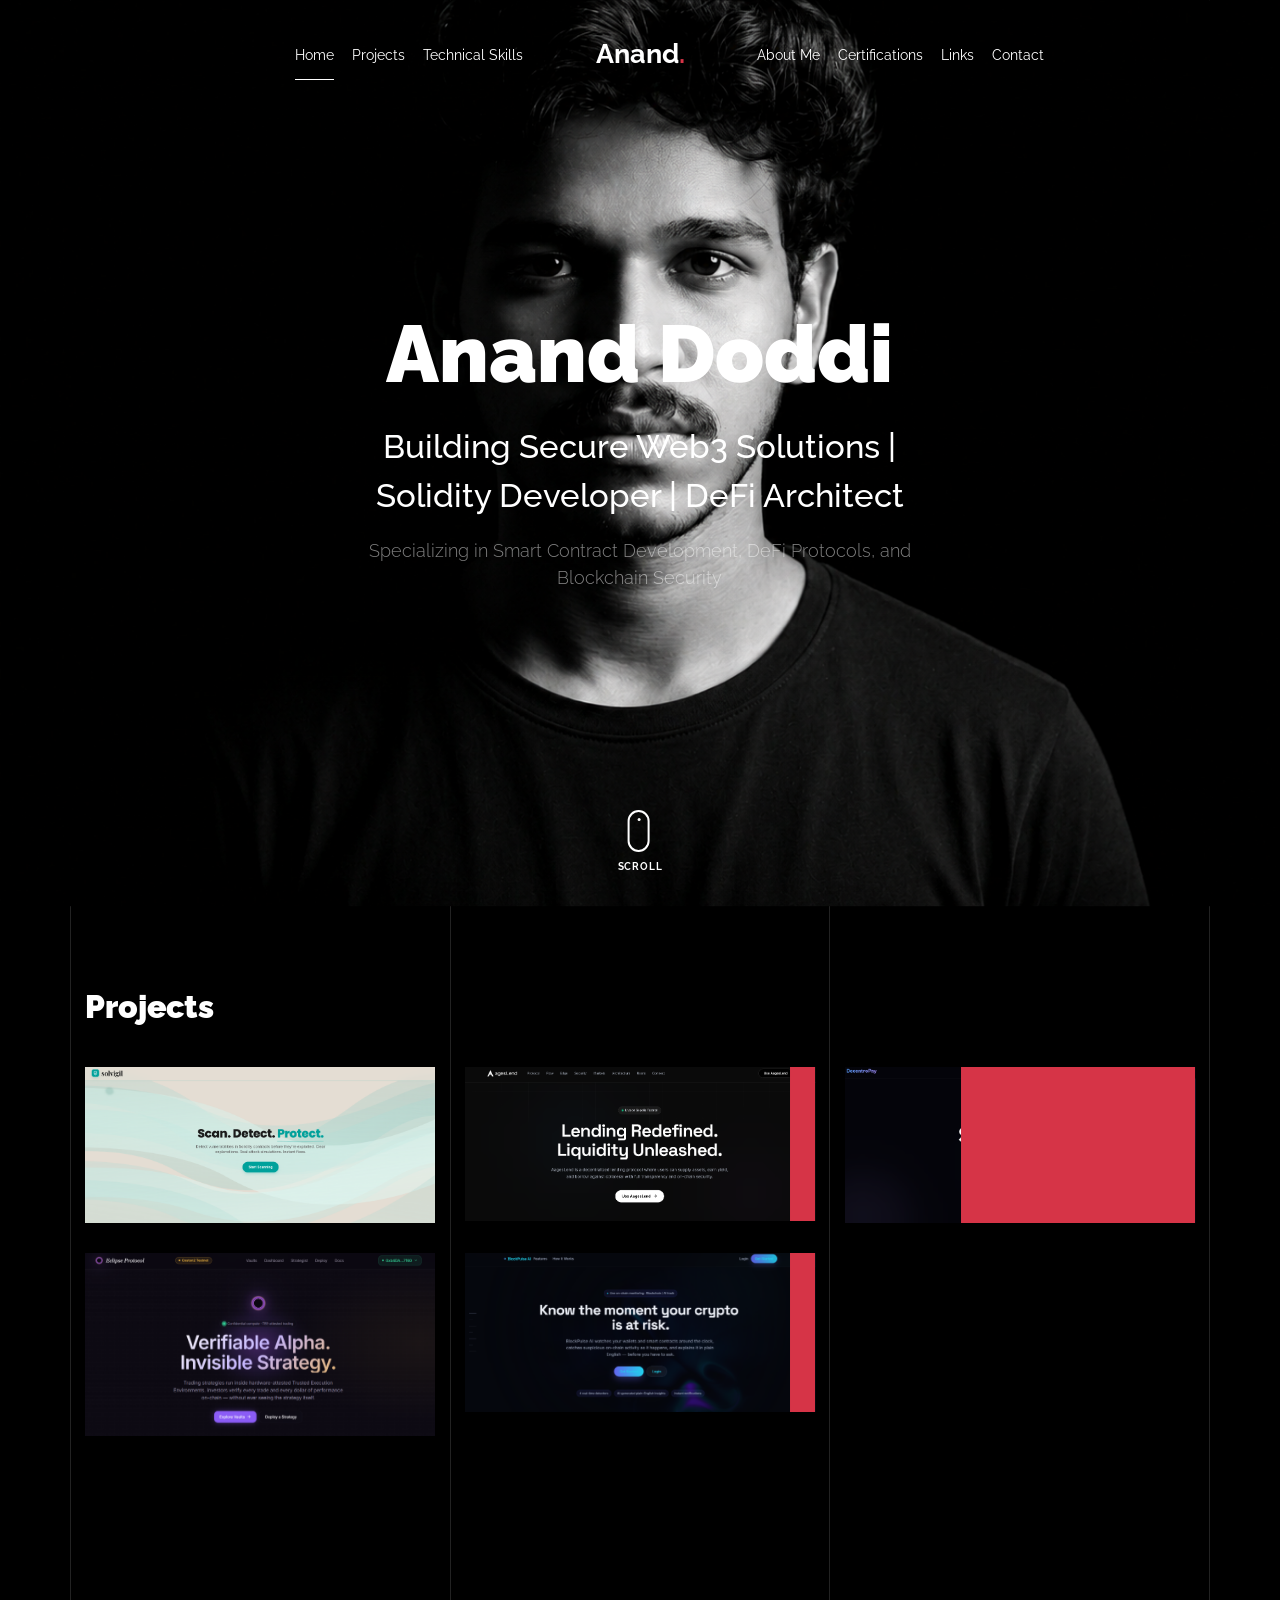
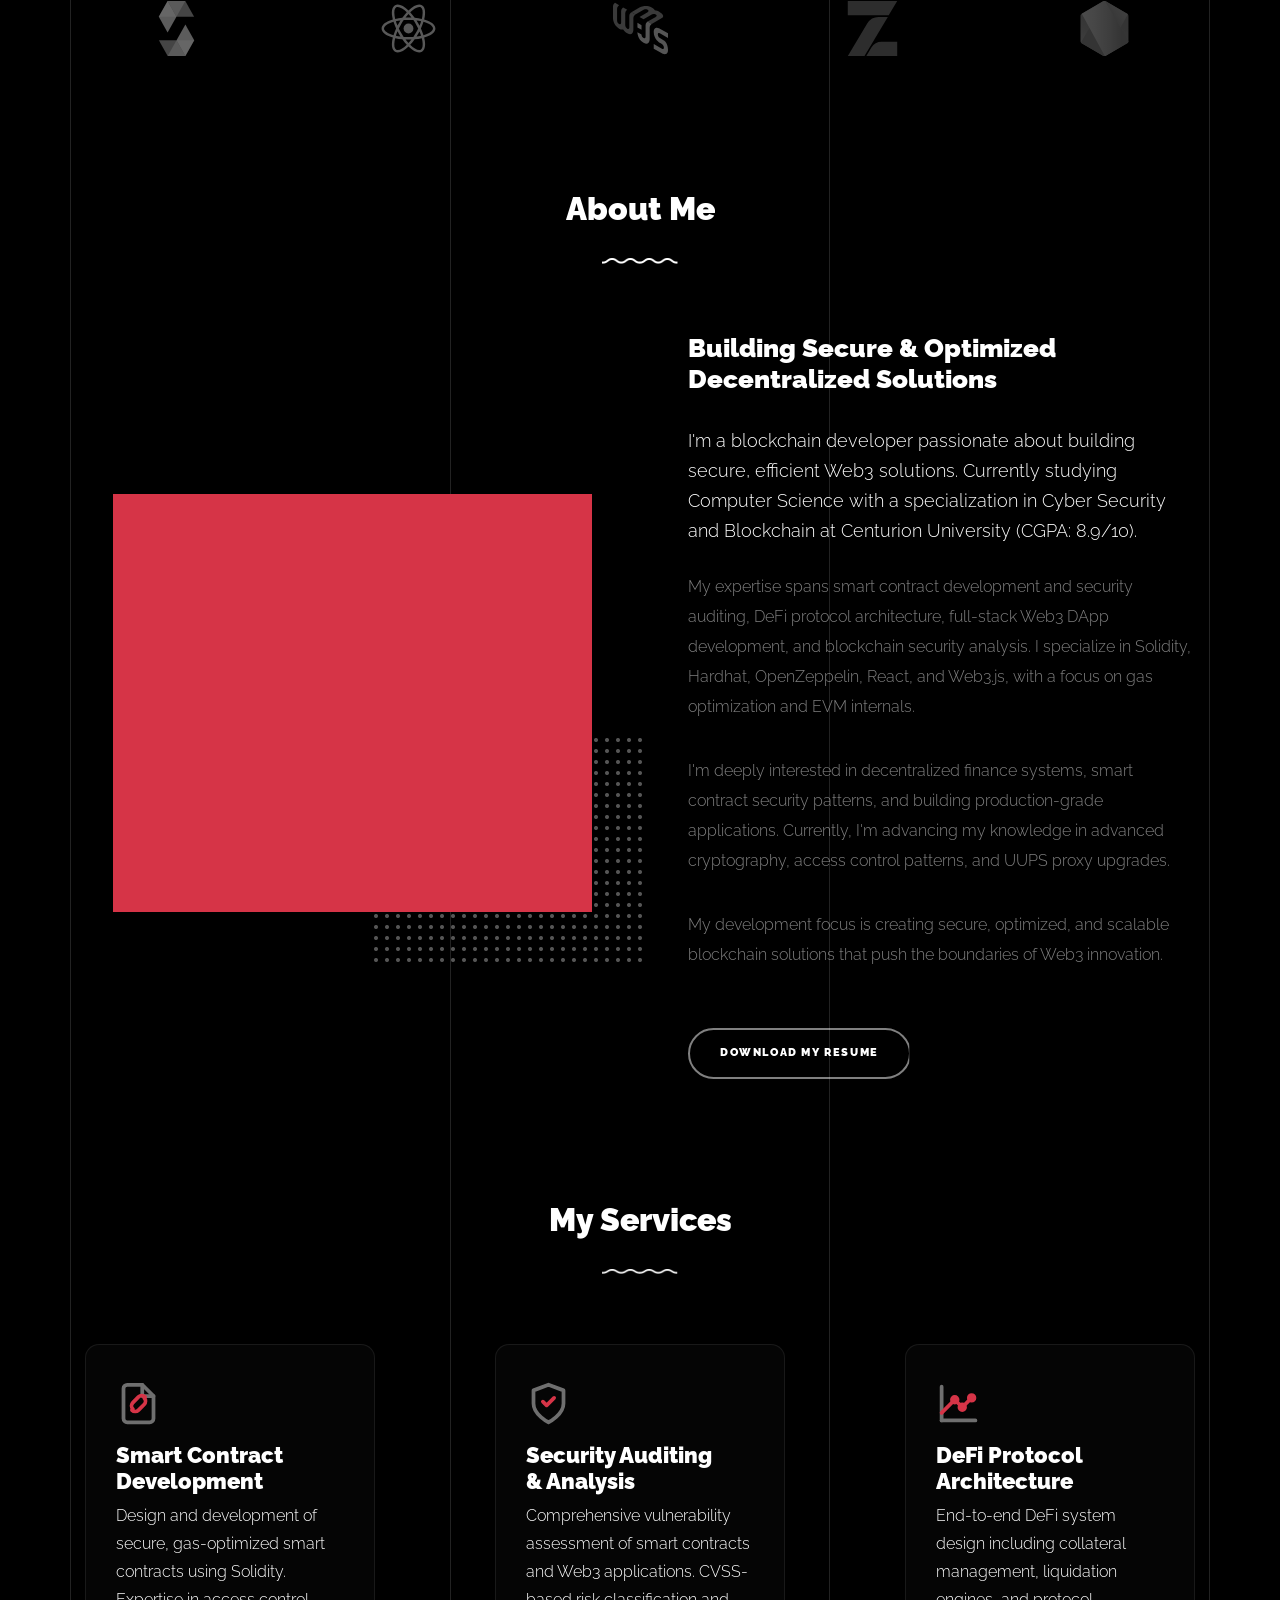
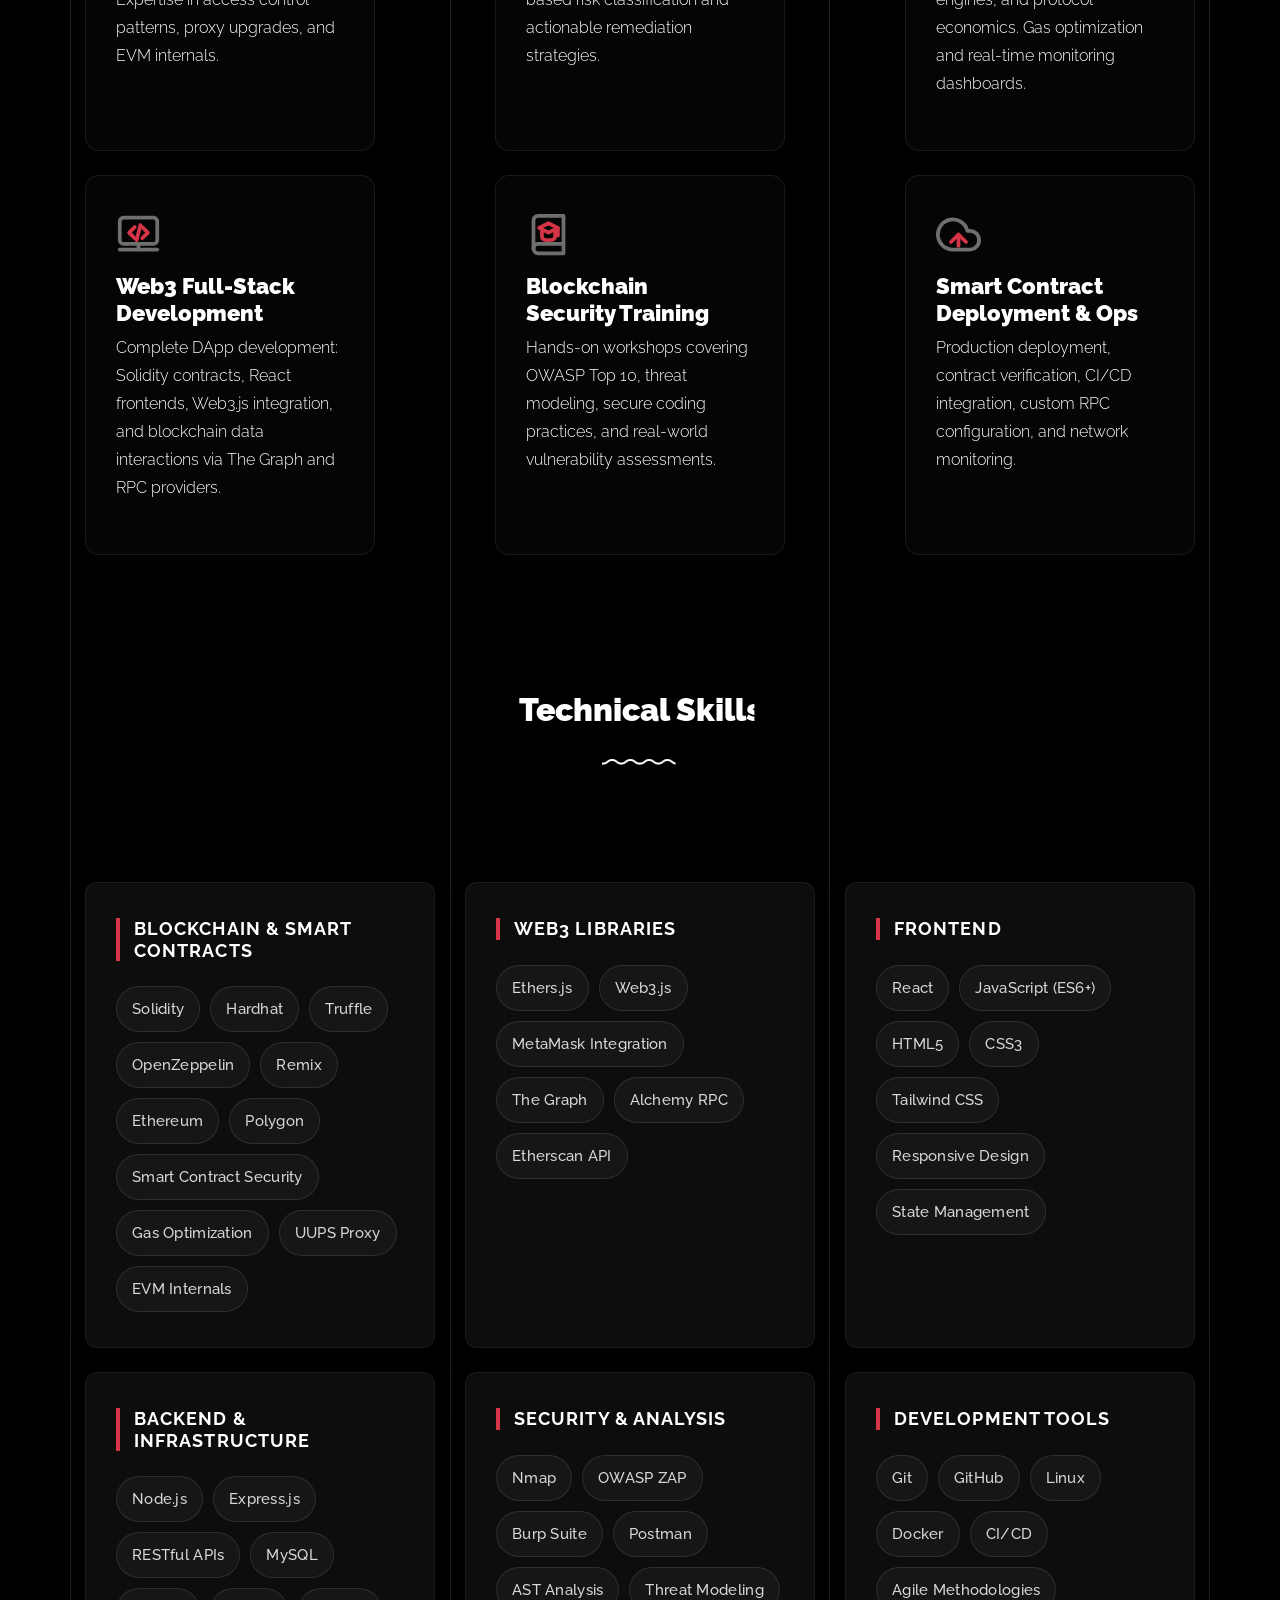
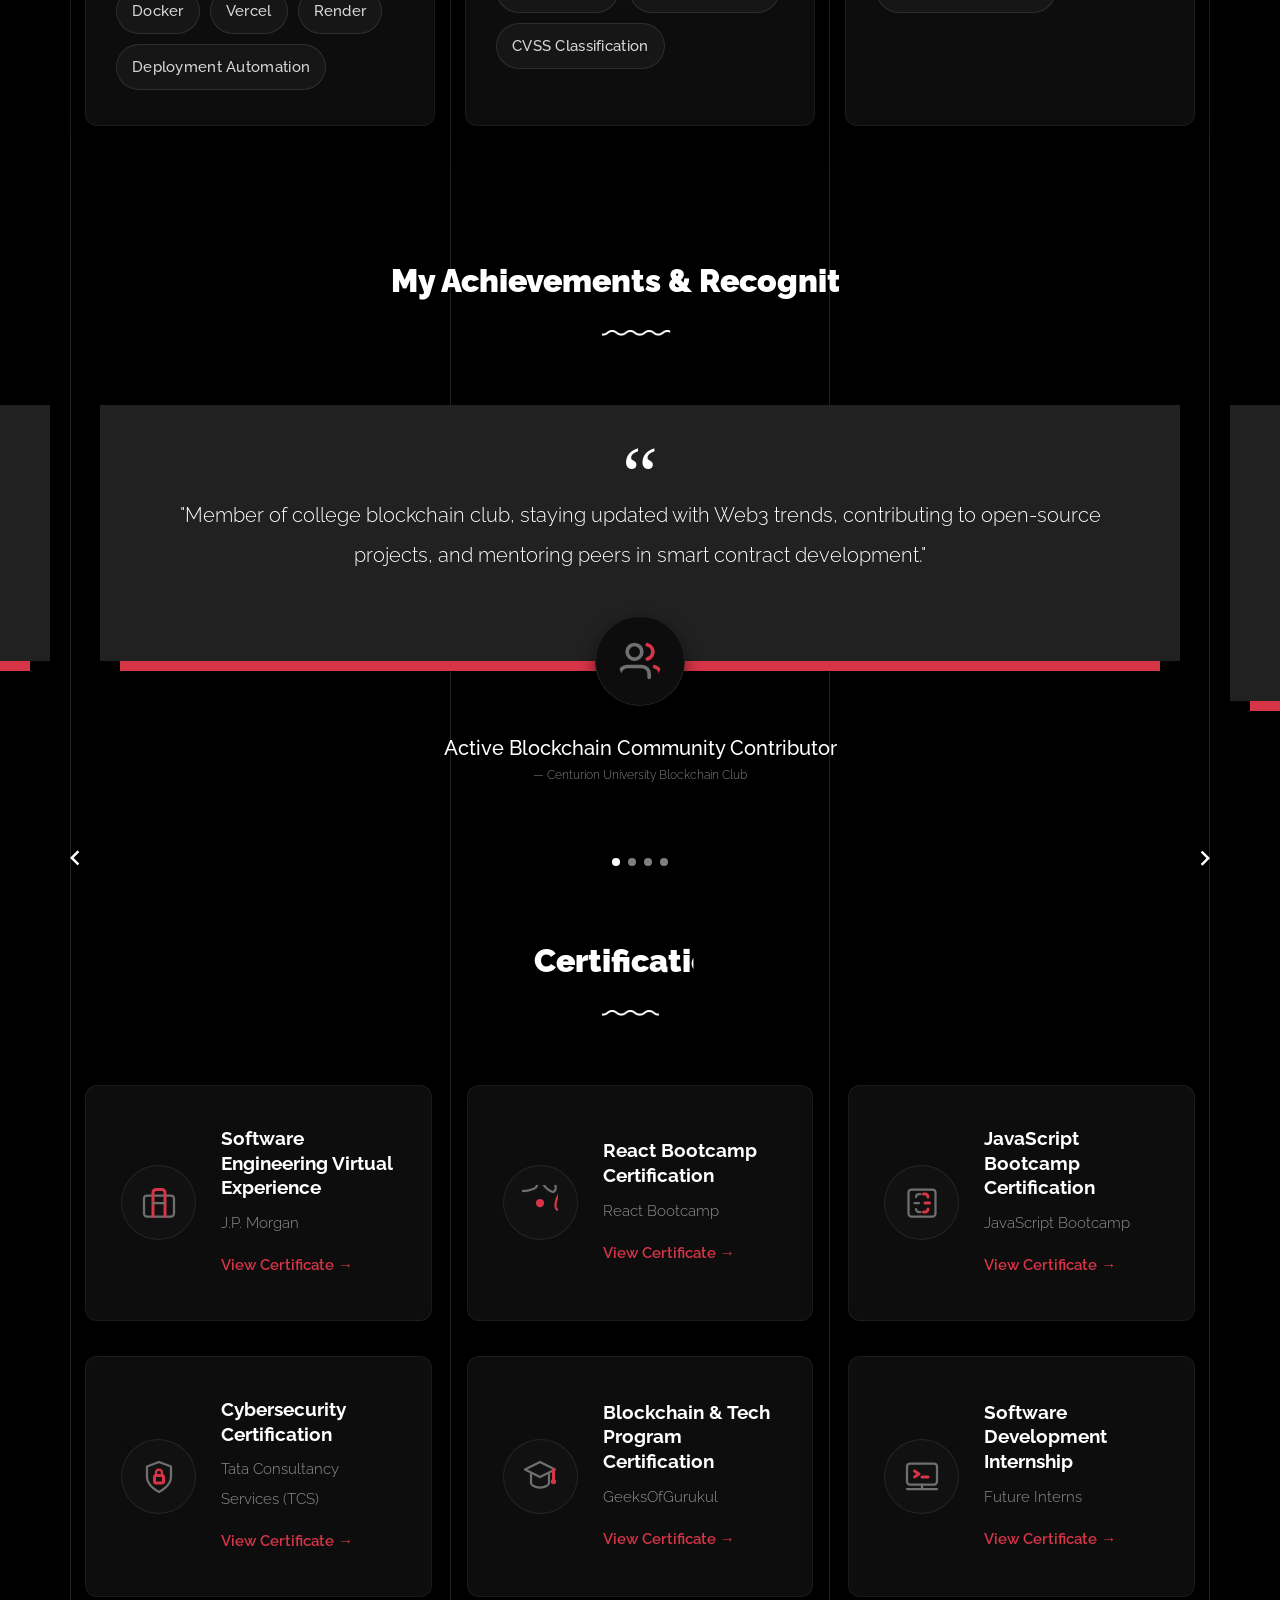
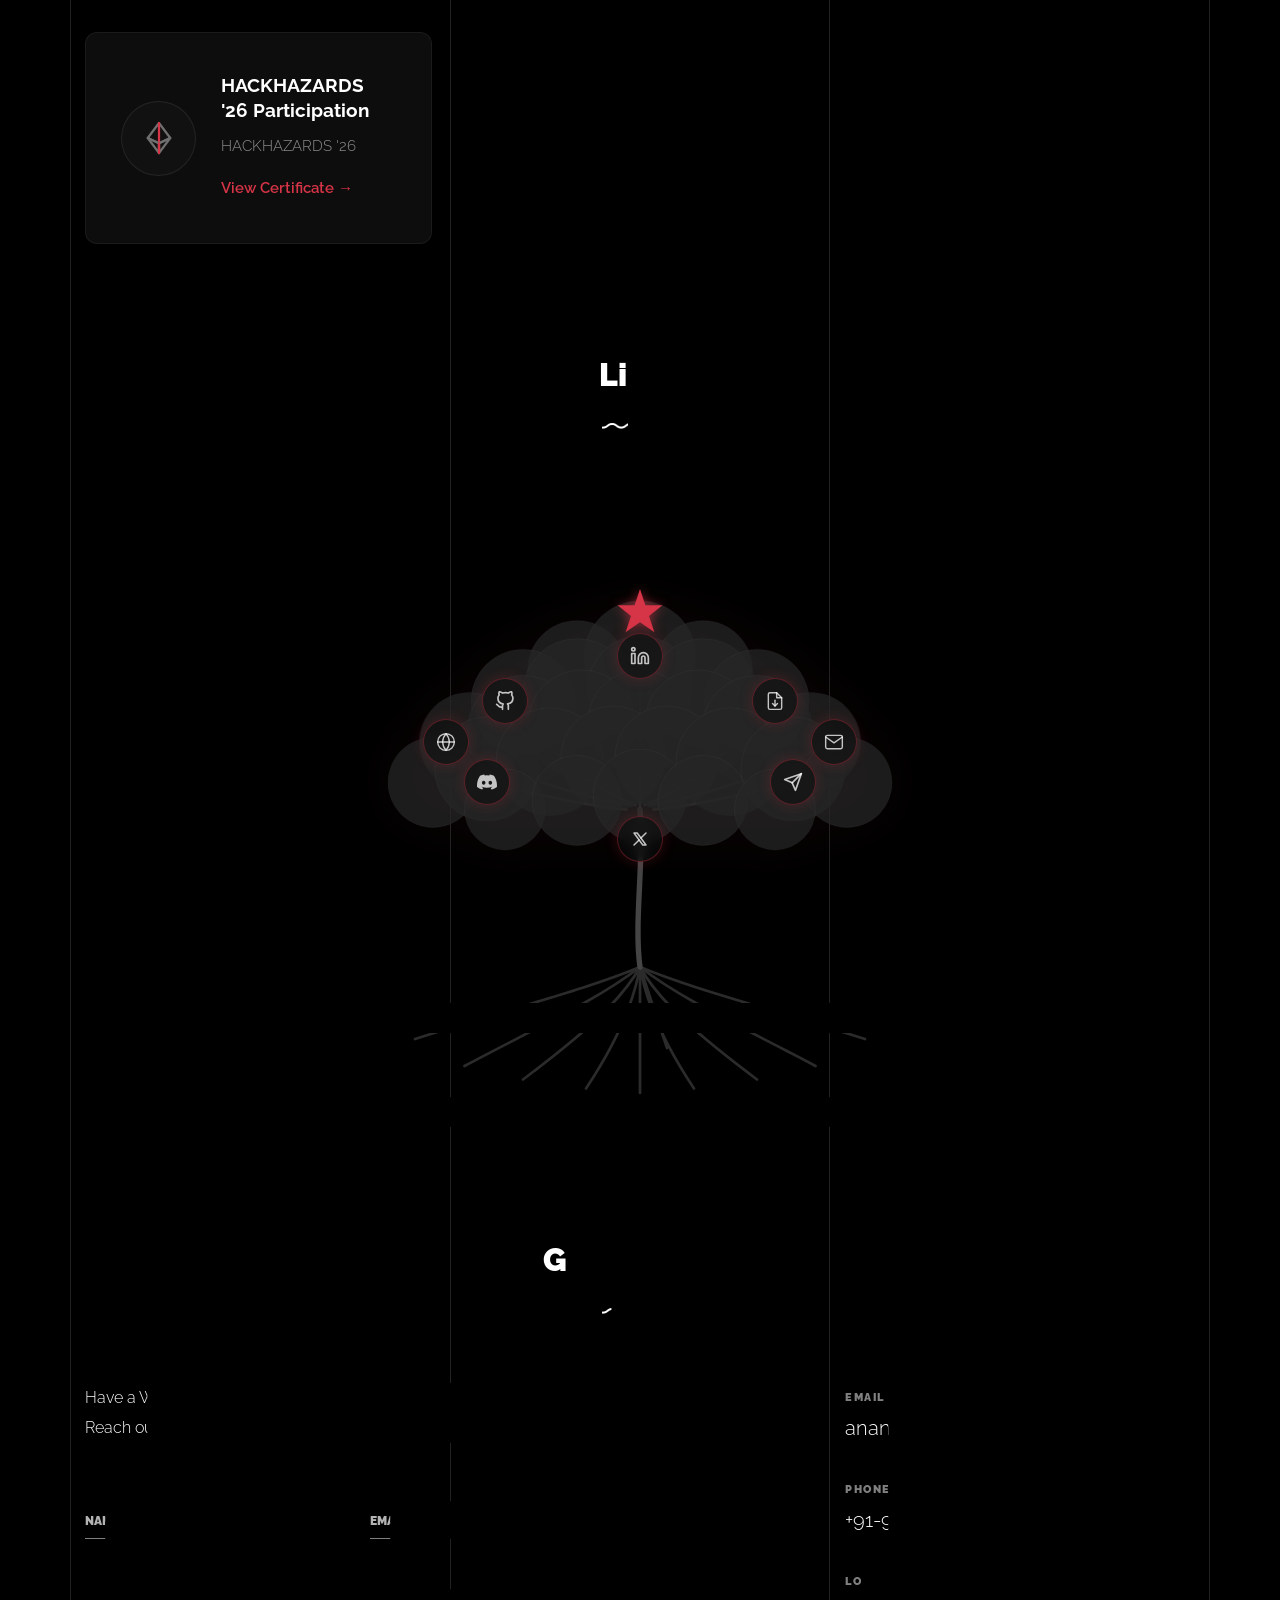
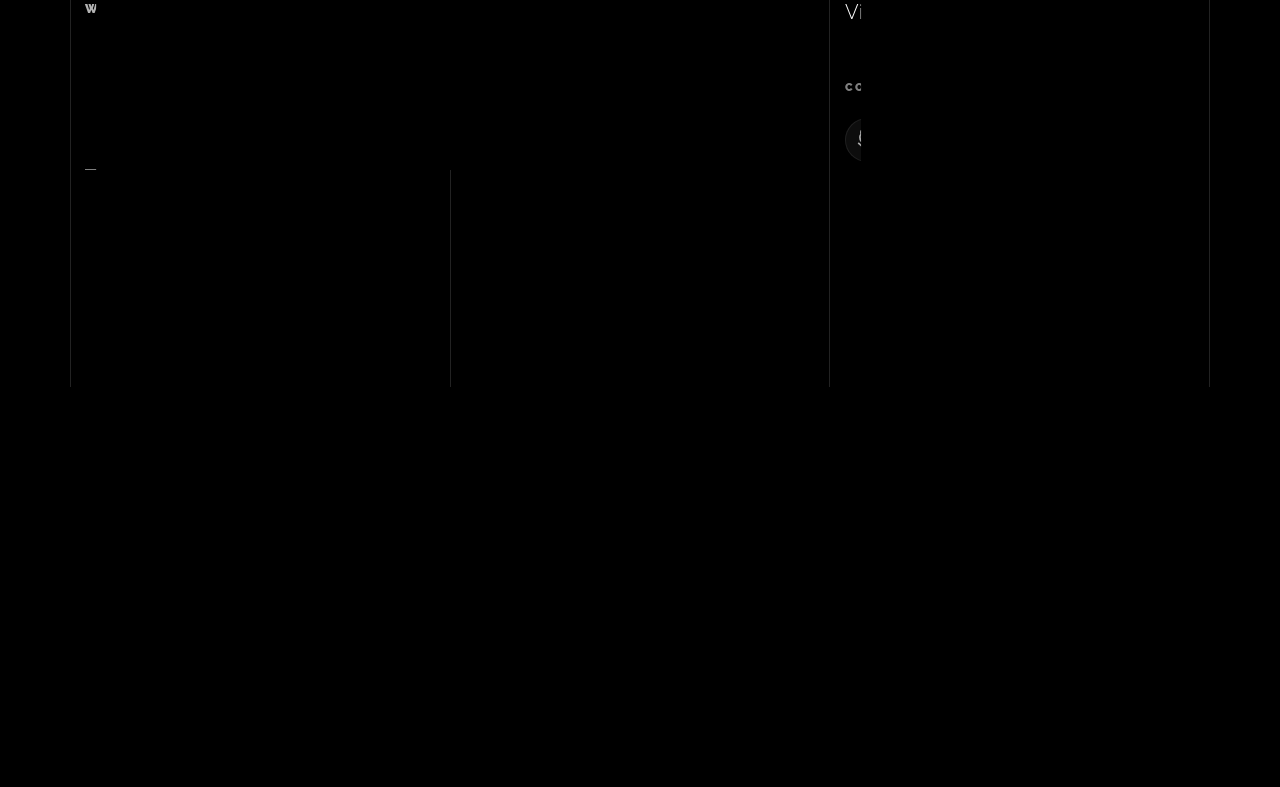
<file: index.html>
<!doctype html>
<html lang="en">

<head>
  <title>Anand Doddi &mdash; Blockchain Developer & Smart Contract Security Expert</title>
  <meta charset="utf-8">
  <meta name="viewport" content="width=device-width, initial-scale=1, shrink-to-fit=no">

  <meta name="description" content="">
  <meta name="keywords" content="html, css, javascript, jquery">
  <meta name="author" content="">

  <link rel="stylesheet" href="css/vendor/icomoon/style.css">
  <link rel="stylesheet" href="css/vendor/owl.carousel.min.css">
  <link rel="stylesheet" href="css/vendor/animate.min.css">
  <link rel="stylesheet" href="css/vendor/aos.css">
  <link rel="stylesheet" href="css/vendor/bootstrap.min.css">
  <link rel="stylesheet" href="css/vendor/jquery.fancybox.min.css">


  <!-- Theme Style -->
  <link rel="stylesheet" href="css/style.css">

</head>

<body data-spy="scroll" data-target=".site-nav-target" data-offset="200">

  <nav class="unslate_co--site-mobile-menu">
    <div class="close-wrap d-flex">
      <a href="#" class="d-flex ml-auto js-menu-toggle">
        <span class="close-label">Close</span>
        <div class="close-times">
          <span class="bar1"></span>
          <span class="bar2"></span>
        </div>
      </a>
    </div>
    <div class="site-mobile-inner"></div>
  </nav>


  <div class="unslate_co--site-wrap">

    <div class="unslate_co--site-inner">

      <div class="lines-wrap">
        <div class="lines-inner">
          <div class="lines"></div>
        </div>
      </div>
      <!-- END lines -->

      <nav class="unslate_co--site-nav site-nav-target">

        <div class="container">

          <div class="row align-items-center justify-content-between text-left">
            <div class="col-md-5 text-right">
              <ul class="site-nav-ul js-clone-nav text-left d-none d-lg-inline-block">
                <li><a href="#home-section" class="nav-link">Home</a></li>
                <li><a href="#portfolio-section" class="nav-link">Projects</a></li>
                <li><a href="#skills-section" class="nav-link">Technical Skills</a></li>
              </ul>
            </div>
            <div class="site-logo pos-absolute">
              <a href="index.html" class="unslate_co--site-logo">Anand<span>.</span></a>
            </div>
            <div class="col-md-5 text-right text-lg-left">
              <ul class="site-nav-ul js-clone-nav text-left d-none d-lg-inline-block">
                <li><a href="#about-section" class="nav-link">About Me</a></li>
                <li><a href="#certifications-section" class="nav-link">Certifications</a></li>
                <li><a href="#links-section" class="nav-link">Links</a></li>
                <li><a href="#contact-section" class="nav-link">Contact</a></li>
              </ul>

              <ul class="site-nav-ul-none-onepage text-right d-inline-block d-lg-none">
                <li><a href="#" class="js-menu-toggle">Menu</a></li>
              </ul>

            </div>
          </div>
        </div>

      </nav>
      <!-- END nav -->

      <div class="cover-v1 jarallax" style="background-image: url('images/PortfolioBackground_Picture.png');"
        id="home-section">
        <div class="container">
          <div class="row align-items-center">

            <div class="col-md-7 mx-auto text-center">
              <h1 class="heading gsap-reveal-hero">Anand Doddi</h1>
              <h2 class="subheading gsap-reveal-hero">Building Secure Web3 Solutions | Solidity Developer | DeFi
                Architect</h2>
              <p class="gsap-reveal-hero lead text-white-50 mt-3">Specializing in Smart Contract Development, DeFi
                Protocols, and Blockchain Security</p>
            </div>

          </div>
        </div>


        <a href="#portfolio-section" class="mouse-wrap smoothscroll">
          <span class="mouse">
            <span class="scroll"></span>
          </span>
          <span class="mouse-label">Scroll</span>
        </a>

      </div>
      <!-- END .cover-v1 -->


      <div class="unslate_co--section" id="portfolio-section">
        <div class="container">


          <div class="relative">
            <div class="loader-portfolio-wrap">
              <div class="loader-portfolio"></div>
            </div>
          </div>
          <div id="portfolio-single-holder"></div>

          <div class="portfolio-wrapper">

            <div class="d-flex align-items-center mb-4 gsap-reveal gsap-reveal-filter">
              <h2 class="mr-auto heading-h2"><span class="gsap-reveal">Projects</span></h2>

              <!-- <a href="#" class="text-white js-filter d-inline-block d-lg-none">Filter</a>
              
              <div class="filter-wrap">
                <div class="filter ml-auto" id="filters">
                  <a href="#" class="active" data-filter="*">All</a>
                  <a href="#" data-filter=".web">Web</a>
                  <a href="#" data-filter=".branding">Branding</a>
                  <a href="#" data-filter=".illustration">Illustration</a>
                  <a href="#" data-filter=".packaging">Packaging</a>
                </div>
              </div> -->
            </div>



            <div id="posts" class="row gutter-isotope-item">
              <!-- PROJECT 1: Solvigil Security Scanner -->
              <div class="item col-sm-6 col-md-6 col-lg-4 isotope-mb-2">
                <a href="portfolio-single-1.html" class="portfolio-item ajax-load-page isotope-item gsap-reveal-img"
                  data-id="1">
                  <div class="overlay">
                    <span class="wrap-icon icon-link2"></span>
                    <div class="portfolio-item-content">
                      <h3>Solvigil Scanner</h3>
                      <p>Solidity, Node.js, React, Security Analysis</p>
                    </div>
                  </div>
                  <img src="images/Solvigil/solvigil_scanner.png" class="lazyload img-fluid"
                    alt="Solvigil Security Scanner" />
                </a>
              </div>

              <!-- PROJECT 2: AagesLend Finance -->
              <div class="item col-sm-6 col-md-6 col-lg-4 isotope-mb-2">
                <a href="portfolio-single-2.html" class="portfolio-item ajax-load-page isotope-item gsap-reveal-img"
                  data-id="2">
                  <div class="overlay">
                    <span class="wrap-icon icon-link2"></span>
                    <div class="portfolio-item-content">
                      <h3>AagesLend Finance</h3>
                      <p>Solidity, DeFi, Gas Optimization, Web3</p>
                    </div>
                  </div>
                  <img src="images/AagesLend/aageslend_finance.png" class="lazyload img-fluid"
                    alt="AagesLend DeFi Lending" />
                </a>
              </div>

              <!-- PROJECT 3: DecentroPay -->
              <div class="item col-sm-6 col-md-6 col-lg-4 isotope-mb-2">
                <a href="portfolio-single-3.html" class="portfolio-item ajax-load-page isotope-item gsap-reveal-img"
                  data-id="3">
                  <div class="overlay">
                    <span class="wrap-icon icon-link2"></span>
                    <div class="portfolio-item-content">
                      <h3>DecentroPay</h3>
                      <p>Polygon, Web3.js, Payment Processing, L2</p>
                    </div>
                  </div>
                  <img src="images/Decentropay/decentropay.png" class="lazyload img-fluid"
                    alt="DecentroPay Layer 2 Payment" />
                </a>
              </div>

              <!-- PROJECT 4: Eclipse Protocol -->
              <div class="item col-sm-6 col-md-6 col-lg-4 isotope-mb-2">
                <a href="portfolio-single-4.html" class="portfolio-item ajax-load-page isotope-item gsap-reveal-img"
                  data-id="4">
                  <div class="overlay">
                    <span class="wrap-icon icon-link2"></span>
                    <div class="portfolio-item-content">
                      <h3>Eclipse Protocol</h3>
                      <p>Solidity, TEE, Flare, Confidential Compute</p>
                    </div>
                  </div>
                  <img src="images/EclipseProtocol/LandingPage.png" class="lazyload img-fluid"
                    alt="Eclipse Protocol Confidential Compute" />
                </a>
              </div>

              <!-- PROJECT 5: BlockPulse AI -->
              <div class="item col-sm-6 col-md-6 col-lg-4 isotope-mb-2">
                <a href="portfolio-single-5.html" class="portfolio-item ajax-load-page isotope-item gsap-reveal-img"
                  data-id="5">
                  <div class="overlay">
                    <span class="wrap-icon icon-link2"></span>
                    <div class="portfolio-item-content">
                      <h3>BlockPulse AI</h3>
                      <p>NestJS, React, PostgreSQL, Security Monitoring</p>
                    </div>
                  </div>
                  <img src="images/BlockpulseAI/LandingPage.png" class="lazyload img-fluid"
                    alt="BlockPulse AI Security Monitoring" />
                </a>
              </div>
            </div>

          </div>


        </div>
      </div>


      <div class="unslate_co--section">
        <div class="container">
          <div class="owl-carousel logo-slider">
            <div class="logo-v1 gsap-reveal">
              <img src="images/Logos/Ethereum_Logo.svg" alt="Ethereum" class="img-fluid">
            </div>
            <div class="logo-v1 gsap-reveal">
              <img src="images/Logos/Solidity_Logo.svg" alt="Solidity" class="img-fluid">
            </div>
            <div class="logo-v1 gsap-reveal">
              <img src="images/Logos/React_Logo.svg" alt="React" class="img-fluid">
            </div>
            <div class="logo-v1 gsap-reveal">
              <img src="images/Logos/Web3js_Logo.svg" alt="Web3.js" class="img-fluid">
            </div>
            <div class="logo-v1 gsap-reveal">
              <img src="images/Logos/OpenZeppelin_Logo.svg" alt="OpenZeppelin" class="img-fluid">
            </div>
            <div class="logo-v1 gsap-reveal">
              <img src="images/Logos/Nodejs_Logo.svg" alt="Node.js" class="img-fluid">
            </div>
            <div class="logo-v1 gsap-reveal">
              <img src="images/Logos/Polygon_Logo.svg" alt="Polygon" class="img-fluid">
            </div>
            <div class="logo-v1 gsap-reveal">
              <img src="images/Logos/Hardhat_Logo.svg" alt="Hardhat" class="img-fluid">
            </div>
          </div>
        </div>
      </div>


      <div class="unslate_co--section" id="about-section">
        <div class="container">

          <div class="section-heading-wrap text-center mb-5">
            <h2 class="heading-h2 text-center divider"><span class="gsap-reveal">About Me</span></h2>
            <span class="gsap-reveal">
              <img src="images/divider.png" alt="divider" width="76">
            </span>
          </div>


          <div class="row mt-5 align-items-center">
            <div class="col-lg-6 pr-lg-5 mb-5 mb-lg-0">
              <figure class="dotted-bg gsap-reveal-img">
                <img src="images/PortfolioBackground_Picture.png" alt="Anand Doddi" class="img-fluid rounded w-100"
                  style="max-height: 620px; object-fit: cover; object-position: center;">
              </figure>
            </div>
            <div class="col-lg-6 pl-lg-5">
              <h3 class="mb-4 heading-h3"><span class="gsap-reveal">Building Secure & Optimized Decentralized
                  Solutions</span></h3>
              <p class="lead gsap-reveal text-white">I'm a blockchain developer passionate about building secure,
                efficient Web3 solutions. Currently studying Computer Science with a specialization in Cyber Security
                and Blockchain at Centurion University (CGPA: 8.9/10).</p>
              <p class="mb-4 gsap-reveal text-white-50">My expertise spans smart contract development and security
                auditing, DeFi protocol architecture, full-stack Web3 DApp development, and blockchain security
                analysis. I specialize in Solidity, Hardhat, OpenZeppelin, React, and Web3.js, with a focus on gas
                optimization and EVM internals.</p>
              <p class="mb-4 gsap-reveal text-white-50">I'm deeply interested in decentralized finance systems, smart
                contract security patterns, and building production-grade applications. Currently, I'm advancing my
                knowledge in advanced cryptography, access control patterns, and UUPS proxy upgrades.</p>
              <p class="mb-4 gsap-reveal text-white-50">My development focus is creating secure, optimized, and scalable
                blockchain solutions that push the boundaries of Web3 innovation.</p>
              <div class="gsap-reveal mt-4">
                <div class="resume-download-wrapper">
                  <button class="btn btn-outline-pill btn-custom-light btn-download-resume"
                    onclick="toggleResumeDownload(this)">Download My Resume</button>
                  <div class="btn btn-outline-pill btn-custom-light btn-download-split">
                    <a href="images/Docs/Anand_Doddi_Resume.pdf" download="Anand_Doddi_Resume.pdf"
                      class="split-btn-part split-pdf">PDF</a>
                    <span class="split-divider"></span>
                    <a href="images/Docs/Anand_Doddi_Resume.docx" download="Anand_Doddi_Resume.docx"
                      class="split-btn-part split-docx">DOCX</a>
                  </div>
                </div>
              </div>
            </div>
          </div>
        </div>
      </div>

      <div class="unslate_co--section" id="services-section">
        <div class="container">

          <div class="section-heading-wrap text-center mb-5">
            <h2 class="heading-h2 text-center divider"><span class="gsap-reveal">My Services</span></h2>
            <span class="gsap-reveal"><img src="images/divider.png" alt="divider" width="76"></span>
          </div>

          <div class="row gutter-v3">
            <div class="col-md-6 col-lg-4 mb-4">
              <div class="feature-v1" data-aos="fade-up" data-aos-delay="0">
                <div class="wrap-icon mb-3">
                  <svg viewBox="0 0 24 24" width="45" height="45" fill="none" stroke="currentColor" stroke-width="2"
                    stroke-linecap="round" stroke-linejoin="round">
                    <path d="M14 2H6a2 2 0 0 0-2 2v16a2 2 0 0 0 2 2h12a2 2 0 0 0 2-2V8z" stroke="#6f6f6f" />
                    <polyline points="14 2 14 8 20 8" stroke="#6f6f6f" />
                    <path d="M9 15a2.5 2.5 0 0 1 0-3.5l3-3a2.5 2.5 0 0 1 3.5 0" stroke="#D63447" />
                    <path d="M15 9a2.5 2.5 0 0 1 0 3.5l-3 3a2.5 2.5 0 0 1-3.5 0" stroke="#D63447" />
                  </svg>
                </div>
                <h3>Smart Contract <br> Development</h3>
                <p>Design and development of secure, gas-optimized smart contracts using Solidity. Expertise in access
                  control patterns, proxy upgrades, and EVM internals.</p>
              </div>
            </div>
            <div class="col-md-6 col-lg-4 mb-4">
              <div class="feature-v1" data-aos="fade-up" data-aos-delay="100">
                <div class="wrap-icon mb-3">
                  <svg viewBox="0 0 24 24" width="45" height="45" fill="none" stroke="currentColor" stroke-width="2"
                    stroke-linecap="round" stroke-linejoin="round">
                    <path d="M12 22s8-4 8-10V5l-8-3-8 3v7c0 6 8 10 8 10z" stroke="#6f6f6f" />
                    <path d="m9 11 2 2 4-4" stroke="#D63447" />
                  </svg>
                </div>
                <h3>Security Auditing <br> & Analysis</h3>
                <p>Comprehensive vulnerability assessment of smart contracts and Web3 applications. CVSS-based risk
                  classification and actionable remediation strategies.</p>
              </div>
            </div>
            <div class="col-md-6 col-lg-4 mb-4">
              <div class="feature-v1" data-aos="fade-up" data-aos-delay="200">
                <div class="wrap-icon mb-3">
                  <svg viewBox="0 0 24 24" width="45" height="45" fill="none" stroke="currentColor" stroke-width="2"
                    stroke-linecap="round" stroke-linejoin="round">
                    <line x1="3" y1="3" x2="3" y2="21" stroke="#6f6f6f" />
                    <line x1="3" y1="21" x2="21" y2="21" stroke="#6f6f6f" />
                    <path d="m19 9-5 5-4-4-7 7" stroke="#D63447" />
                    <circle cx="19" cy="9" r="1.5" fill="#D63447" stroke="#D63447" />
                    <circle cx="14" cy="14" r="1.5" fill="#D63447" stroke="#D63447" />
                    <circle cx="10" cy="10" r="1.5" fill="#D63447" stroke="#D63447" />
                  </svg>
                </div>
                <h3>DeFi Protocol <br> Architecture</h3>
                <p>End-to-end DeFi system design including collateral management, liquidation engines, and protocol
                  economics. Gas optimization and real-time monitoring dashboards.</p>
              </div>
            </div>

            <div class="col-md-6 col-lg-4 mb-4">
              <div class="feature-v1" data-aos="fade-up" data-aos-delay="0">
                <div class="wrap-icon mb-3">
                  <svg viewBox="0 0 24 24" width="45" height="45" fill="none" stroke="currentColor" stroke-width="2"
                    stroke-linecap="round" stroke-linejoin="round">
                    <rect x="2" y="3" width="20" height="14" rx="2" ry="2" stroke="#6f6f6f" />
                    <line x1="2" y1="20" x2="22" y2="20" stroke="#6f6f6f" />
                    <line x1="12" y1="17" x2="12" y2="20" stroke="#6f6f6f" />
                    <path d="m10 8-3 3 3 3" stroke="#D63447" />
                    <path d="m14 8 3 3-3 3" stroke="#D63447" />
                    <line x1="13" y1="7" x2="11" y2="15" stroke="#D63447" />
                  </svg>
                </div>
                <h3>Web3 Full-Stack <br> Development</h3>
                <p>Complete DApp development: Solidity contracts, React frontends, Web3.js integration, and blockchain
                  data interactions via The Graph and RPC providers.</p>
              </div>
            </div>
            <div class="col-md-6 col-lg-4 mb-4">
              <div class="feature-v1" data-aos="fade-up" data-aos-delay="100">
                <div class="wrap-icon mb-3">
                  <svg viewBox="0 0 24 24" width="45" height="45" fill="none" stroke="currentColor" stroke-width="2"
                    stroke-linecap="round" stroke-linejoin="round">
                    <path d="M4 19.5A2.5 2.5 0 0 1 6.5 17H20" stroke="#6f6f6f" />
                    <path d="M6.5 2H20v20H6.5A2.5 2.5 0 0 1 4 19.5v-15A2.5 2.5 0 0 1 6.5 2z" stroke="#6f6f6f" />
                    <path d="m12 6 5 2.5-5 2.5-5-2.5z" stroke="#D63447" />
                    <path d="M8.5 10v3c0 1.5 1.5 2 3.5 2s3.5-.5 3.5-2v-3" stroke="#D63447" />
                    <line x1="17" y1="8.5" x2="17" y2="12.5" stroke="#D63447" />
                  </svg>
                </div>
                <h3>Blockchain <br> Security Training</h3>
                <p>Hands-on workshops covering OWASP Top 10, threat modeling, secure coding practices, and real-world
                  vulnerability assessments.</p>
              </div>
            </div>
            <div class="col-md-6 col-lg-4 mb-4">
              <div class="feature-v1" data-aos="fade-up" data-aos-delay="200">
                <div class="wrap-icon mb-3">
                  <svg viewBox="0 0 24 24" width="45" height="45" fill="none" stroke="currentColor" stroke-width="2"
                    stroke-linecap="round" stroke-linejoin="round">
                    <path d="M18 10h-1.26A8 8 0 1 0 9 20h9a5 5 0 0 0 0-10z" stroke="#6f6f6f" />
                    <polyline points="16 16 12 12 8 16" stroke="#D63447" />
                    <line x1="12" y1="12" x2="12" y2="18" stroke="#D63447" />
                  </svg>
                </div>
                <h3>Smart Contract <br> Deployment & Ops</h3>
                <p>Production deployment, contract verification, CI/CD integration, custom RPC configuration, and
                  network monitoring.</p>
              </div>
            </div>

          </div>
        </div>
      </div>

      <div class="unslate_co--section section-counter" id="skills-section">
        <div class="container">
          <div class="section-heading-wrap text-center mb-5">
            <h2 class="heading-h2 text-center divider"><span class="gsap-reveal">Technical Skills</span></h2>
            <span class="gsap-reveal"><img src="images/divider.png" alt="divider" width="76"></span>
          </div>


          <div class="row pt-5">
            <div class="col-md-6 col-lg-4 mb-4" data-aos="fade-up" data-aos-delay="0">
              <div class="skill-card">
                <h3>Blockchain & Smart Contracts</h3>
                <div class="skill-tags">
                  <span class="skill-tag">Solidity</span>
                  <span class="skill-tag">Hardhat</span>
                  <span class="skill-tag">Truffle</span>
                  <span class="skill-tag">OpenZeppelin</span>
                  <span class="skill-tag">Remix</span>
                  <span class="skill-tag">Ethereum</span>
                  <span class="skill-tag">Polygon</span>
                  <span class="skill-tag">Smart Contract Security</span>
                  <span class="skill-tag">Gas Optimization</span>
                  <span class="skill-tag">UUPS Proxy</span>
                  <span class="skill-tag">EVM Internals</span>
                </div>
              </div>
            </div>
            <div class="col-md-6 col-lg-4 mb-4" data-aos="fade-up" data-aos-delay="100">
              <div class="skill-card">
                <h3>Web3 Libraries</h3>
                <div class="skill-tags">
                  <span class="skill-tag">Ethers.js</span>
                  <span class="skill-tag">Web3.js</span>
                  <span class="skill-tag">MetaMask Integration</span>
                  <span class="skill-tag">The Graph</span>
                  <span class="skill-tag">Alchemy RPC</span>
                  <span class="skill-tag">Etherscan API</span>
                </div>
              </div>
            </div>
            <div class="col-md-6 col-lg-4 mb-4" data-aos="fade-up" data-aos-delay="200">
              <div class="skill-card">
                <h3>Frontend</h3>
                <div class="skill-tags">
                  <span class="skill-tag">React</span>
                  <span class="skill-tag">JavaScript (ES6+)</span>
                  <span class="skill-tag">HTML5</span>
                  <span class="skill-tag">CSS3</span>
                  <span class="skill-tag">Tailwind CSS</span>
                  <span class="skill-tag">Responsive Design</span>
                  <span class="skill-tag">State Management</span>
                </div>
              </div>
            </div>
            <div class="col-md-6 col-lg-4 mb-4" data-aos="fade-up" data-aos-delay="0">
              <div class="skill-card">
                <h3>Backend & Infrastructure</h3>
                <div class="skill-tags">
                  <span class="skill-tag">Node.js</span>
                  <span class="skill-tag">Express.js</span>
                  <span class="skill-tag">RESTful APIs</span>
                  <span class="skill-tag">MySQL</span>
                  <span class="skill-tag">Docker</span>
                  <span class="skill-tag">Vercel</span>
                  <span class="skill-tag">Render</span>
                  <span class="skill-tag">Deployment Automation</span>
                </div>
              </div>
            </div>
            <div class="col-md-6 col-lg-4 mb-4" data-aos="fade-up" data-aos-delay="100">
              <div class="skill-card">
                <h3>Security & Analysis</h3>
                <div class="skill-tags">
                  <span class="skill-tag">Nmap</span>
                  <span class="skill-tag">OWASP ZAP</span>
                  <span class="skill-tag">Burp Suite</span>
                  <span class="skill-tag">Postman</span>
                  <span class="skill-tag">AST Analysis</span>
                  <span class="skill-tag">Threat Modeling</span>
                  <span class="skill-tag">CVSS Classification</span>
                </div>
              </div>
            </div>
            <div class="col-md-6 col-lg-4 mb-4" data-aos="fade-up" data-aos-delay="200">
              <div class="skill-card">
                <h3>Development Tools</h3>
                <div class="skill-tags">
                  <span class="skill-tag">Git</span>
                  <span class="skill-tag">GitHub</span>
                  <span class="skill-tag">Linux</span>
                  <span class="skill-tag">Docker</span>
                  <span class="skill-tag">CI/CD</span>
                  <span class="skill-tag">Agile Methodologies</span>
                </div>
              </div>
            </div>
          </div>
        </div>
      </div>
      <!-- END .counter -->

      <div class="unslate_co--section" id="testimonial-section">
        <div class="container">
          <div class="section-heading-wrap text-center mb-5">
            <h2 class="heading-h2 text-center divider"><span class="gsap-reveal">My Achievements & Recognition</span>
            </h2>
            <span class="gsap-reveal"><img src="images/divider.png" alt="divider" width="76"></span>
          </div>
        </div>

        <div class="owl-carousel testimonial-slider" data-aos="fade-up">
          <div>
            <div class="testimonial-v1">
              <div class="testimonial-inner-bg">
                <span class="quote">&ldquo;</span>
                <blockquote>
                  "Member of college blockchain club, staying updated with Web3 trends, contributing to open-source
                  projects, and mentoring peers in smart contract development."
                </blockquote>
              </div>

              <div class="testimonial-author-info">
                <svg viewBox="0 0 24 24" class="achievement-icon" fill="none" stroke="currentColor" stroke-width="2"
                  stroke-linecap="round" stroke-linejoin="round">
                  <path d="M17 21v-2a4 4 0 0 0-4-4H5a4 4 0 0 0-4 4v2" stroke="#6f6f6f" />
                  <circle cx="9" cy="7" r="4" stroke="#6f6f6f" />
                  <path d="M23 21v-2a4 4 0 0 0-3-3.87" stroke="#D63447" />
                  <path d="M16 3.13a4 4 0 0 1 0 7.75" stroke="#D63447" />
                </svg>
                <h3>Active Blockchain Community Contributor</h3>
                <span class="d-block position">— Centurion University Blockchain Club</span>
              </div>

            </div>
          </div>
          <div>
            <div class="testimonial-v1">
              <div class="testimonial-inner-bg">
                <span class="quote">&ldquo;</span>
                <blockquote>
                  "Completed hands-on CryptoZombies course building interactive DApps with Solidity. Gained advanced
                  experience in smart contract design patterns, gas optimization, and real-world blockchain application
                  development."
                </blockquote>
              </div>

              <div class="testimonial-author-info">
                <svg viewBox="0 0 24 24" class="achievement-icon" fill="none" stroke="currentColor" stroke-width="2"
                  stroke-linecap="round" stroke-linejoin="round">
                  <path d="M12 2a5 5 0 0 0-5 5v3a5 5 0 0 0 10 0V7a5 5 0 0 0-5-5z" stroke="#6f6f6f" />
                  <path d="M9 5h6M10 4v2M14 4v2" stroke="#D63447" />
                  <circle cx="9" cy="9" r="1.5" fill="#D63447" stroke="#D63447" />
                  <circle cx="15" cy="9" r="1.5" fill="#D63447" stroke="#D63447" />
                  <path d="M9 13h6M10 12v2M12 12v2M14 12v2" stroke="#6f6f6f" />
                </svg>
                <h3>CryptoZombies Advanced Solidity Course</h3>
                <span class="d-block position">— CryptoZombies Learning Platform</span>
              </div>

            </div>
          </div>
          <div>
            <div class="testimonial-v1">
              <div class="testimonial-inner-bg">
                <span class="quote">&ldquo;</span>
                <blockquote>
                  "Completed CodeTantra comprehensive DSA course, solving 70-80 algorithmic problems covering
                  fundamental data structures, advanced algorithms, and problem-solving techniques essential for
                  blockchain development."
                </blockquote>
              </div>

              <div class="testimonial-author-info">
                <svg viewBox="0 0 24 24" class="achievement-icon" fill="none" stroke="currentColor" stroke-width="2"
                  stroke-linecap="round" stroke-linejoin="round">
                  <circle cx="12" cy="5" r="2.5" fill="#D63447" stroke="#D63447" />
                  <circle cx="6" cy="12" r="2.5" fill="#6f6f6f" stroke="#6f6f6f" />
                  <circle cx="18" cy="12" r="2.5" fill="#6f6f6f" stroke="#6f6f6f" />
                  <circle cx="3" cy="19" r="2.5" fill="#6f6f6f" stroke="#6f6f6f" />
                  <circle cx="9" cy="19" r="2.5" fill="#6f6f6f" stroke="#6f6f6f" />
                  <line x1="12" y1="7.5" x2="6" y2="9.5" stroke="#D63447" />
                  <line x1="12" y1="7.5" x2="18" y2="9.5" stroke="#D63447" />
                  <line x1="6" y1="14.5" x2="3" y2="16.5" stroke="#6f6f6f" />
                  <line x1="6" y1="14.5" x2="9" y2="16.5" stroke="#6f6f6f" />
                </svg>
                <h3>Data Structures & Algorithms Mastery</h3>
                <span class="d-block position">— CodeTantra Course Completion</span>
              </div>

            </div>
          </div>
          <div>
            <div class="testimonial-v1">
              <div class="testimonial-inner-bg">
                <span class="quote">&ldquo;</span>
                <blockquote>
                  "Completed comprehensive Ethereum development bootcamp from Alchemy University, mastering smart
                  contract architecture, security patterns, and production deployment practices."
                </blockquote>
              </div>

              <div class="testimonial-author-info">
                <svg viewBox="0 0 24 24" class="achievement-icon" fill="none" stroke="currentColor" stroke-width="1.5"
                  stroke-linecap="round" stroke-linejoin="round">
                  <polygon points="12 2 19.5 12 12 15.5 4.5 12" stroke="#6f6f6f" />
                  <polygon points="12 2 12 15.5" stroke="#D63447" />
                  <polygon points="12 15.5 19.5 12 12 22" stroke="#6f6f6f" />
                  <polygon points="12 15.5 4.5 12 12 22" stroke="#6f6f6f" />
                  <polygon points="12 15.5 12 22" stroke="#D63447" />
                </svg>
                <h3>Ethereum Bootcamp Certified</h3>
                <span class="d-block position">— Alchemy University Certification</span>
              </div>

            </div>
          </div>
        </div>

      </div>
      <!-- END testimonial -->

      <div class="unslate_co--section" id="certifications-section">
        <div class="container">
          <div class="section-heading-wrap text-center mb-5">
            <h2 class="heading-h2 text-center divider"><span class="gsap-reveal">Certifications</span></h2>
            <span class="gsap-reveal"><img src="images/divider.png" alt="divider" width="76"></span>
          </div>


          <div class="certifications-grid">
            <a href="images/Certifications/JPMorgan_Software_Engineering_Virtual_Experience_Certificate.pdf"
              target="_blank" class="cert-card" data-aos="fade-up" data-aos-delay="0">
              <div class="cert-icon-wrap">
                <svg viewBox="0 0 24 24" fill="none" stroke="currentColor" stroke-width="1.5" stroke-linecap="round"
                  stroke-linejoin="round">
                  <rect x="2" y="7" width="20" height="14" rx="2" ry="2" stroke="#6f6f6f" />
                  <path d="M16 21V5a2 2 0 0 0-2-2h-4a2 2 0 0 0-2 2v16" stroke="#D63447" stroke-width="2" />
                  <line x1="8" y1="12" x2="16" y2="12" stroke="#6f6f6f" />
                </svg>
              </div>
              <div class="cert-content">
                <h3>Software Engineering Virtual Experience</h3>
                <span class="cert-issuer">J.P. Morgan</span>
                <span class="cert-link">View Certificate &rarr;</span>
              </div>
            </a>

            <a href="images/Certifications/React_Bootcamp_Certification.pdf" target="_blank" class="cert-card"
              data-aos="fade-up" data-aos-delay="100">
              <div class="cert-icon-wrap">
                <svg viewBox="0 0 24 24" fill="none" stroke="currentColor" stroke-width="1.5" stroke-linecap="round"
                  stroke-linejoin="round">
                  <circle cx="12" cy="12" r="2" fill="#D63447" stroke="#D63447" />
                  <ellipse rx="10" ry="4" transform="rotate(0 12 12)" stroke="#6f6f6f" />
                  <ellipse rx="10" ry="4" transform="rotate(60 12 12)" stroke="#6f6f6f" />
                  <ellipse rx="10" ry="4" transform="rotate(120 12 12)" stroke="#D63447" />
                </svg>
              </div>
              <div class="cert-content">
                <h3>React Bootcamp Certification</h3>
                <span class="cert-issuer">React Bootcamp</span>
                <span class="cert-link">View Certificate &rarr;</span>
              </div>
            </a>

            <a href="images/Certifications/JavaScript_Bootcamp_Certification.pdf" target="_blank" class="cert-card"
              data-aos="fade-up" data-aos-delay="200">
              <div class="cert-icon-wrap">
                <svg viewBox="0 0 24 24" fill="none" stroke="currentColor" stroke-width="1.5" stroke-linecap="round"
                  stroke-linejoin="round">
                  <rect x="3" y="3" width="18" height="18" rx="2" stroke="#6f6f6f" />
                  <path d="M8 8a2 2 0 0 1 2-2h1M8 16a2 2 0 0 0 2 2h1M7 12h3" stroke="#6f6f6f" />
                  <path d="M16 8a2 2 0 0 0-2-2h-1M16 16a2 2 0 0 1-2 2h-1M17 12h-3" stroke="#D63447" stroke-width="2" />
                </svg>
              </div>
              <div class="cert-content">
                <h3>JavaScript Bootcamp Certification</h3>
                <span class="cert-issuer">JavaScript Bootcamp</span>
                <span class="cert-link">View Certificate &rarr;</span>
              </div>
            </a>

            <a href="images/Certifications/Cybersecurity_Certification_TCS.pdf" target="_blank" class="cert-card"
              data-aos="fade-up" data-aos-delay="0">
              <div class="cert-icon-wrap">
                <svg viewBox="0 0 24 24" fill="none" stroke="currentColor" stroke-width="1.5" stroke-linecap="round"
                  stroke-linejoin="round">
                  <path d="M12 22s8-4 8-10V5l-8-3-8 3v7c0 6 8 10 8 10z" stroke="#6f6f6f" />
                  <rect x="9" y="11" width="6" height="5" rx="1" stroke="#D63447" stroke-width="2" />
                  <path d="M10 11V9a2 2 0 0 1 4 0v2" stroke="#D63447" stroke-width="1.5" />
                </svg>
              </div>
              <div class="cert-content">
                <h3>Cybersecurity Certification</h3>
                <span class="cert-issuer">Tata Consultancy Services (TCS)</span>
                <span class="cert-link">View Certificate &rarr;</span>
              </div>
            </a>

            <a href="images/Certifications/GeeksOfGurukul_Certification.pdf" target="_blank" class="cert-card"
              data-aos="fade-up" data-aos-delay="100">
              <div class="cert-icon-wrap">
                <svg viewBox="0 0 24 24" fill="none" stroke="currentColor" stroke-width="1.5" stroke-linecap="round"
                  stroke-linejoin="round">
                  <path d="m12 2 10 5-10 5-10-5z" stroke="#6f6f6f" />
                  <path d="M6 10v6c0 1.5 2.5 3 6 3s6-1.5 6-3v-6" stroke="#6f6f6f" />
                  <line x1="21" y1="7" x2="21" y2="15" stroke="#D63447" stroke-width="2" />
                  <circle cx="21" cy="15" r="1" fill="#D63447" stroke="#D63447" />
                </svg>
              </div>
              <div class="cert-content">
                <h3>Blockchain & Tech Program Certification</h3>
                <span class="cert-issuer">GeeksOfGurukul</span>
                <span class="cert-link">View Certificate &rarr;</span>
              </div>
            </a>

            <a href="images/Certifications/InternshipCertificate_FutureInterns.pdf" target="_blank" class="cert-card"
              data-aos="fade-up" data-aos-delay="200">
              <div class="cert-icon-wrap">
                <svg viewBox="0 0 24 24" fill="none" stroke="currentColor" stroke-width="1.5" stroke-linecap="round"
                  stroke-linejoin="round">
                  <rect x="2" y="3" width="20" height="14" rx="2" stroke="#6f6f6f" />
                  <line x1="2" y1="20" x2="22" y2="20" stroke="#6f6f6f" />
                  <line x1="12" y1="17" x2="12" y2="20" stroke="#6f6f6f" />
                  <polyline points="7 8 10 10 7 12" stroke="#D63447" stroke-width="2" />
                  <line x1="12" y1="12" x2="16" y2="12" stroke="#D63447" stroke-width="2" />
                </svg>
              </div>
              <div class="cert-content">
                <h3>Software Development Internship</h3>
                <span class="cert-issuer">Future Interns</span>
                <span class="cert-link">View Certificate &rarr;</span>
              </div>
            </a>

            <a href="images/Certifications/HACKHAZARDS 26 Hackathon Participation Certificate.pdf" target="_blank" class="cert-card"
              data-aos="fade-up" data-aos-delay="0">
              <div class="cert-icon-wrap">
                <svg viewBox="0 0 24 24" fill="none" stroke="currentColor" stroke-width="1.5" stroke-linecap="round"
                  stroke-linejoin="round">
                  <polygon points="12 2 19.5 12 12 15.5 4.5 12" stroke="#6f6f6f" />
                  <polygon points="12 2 12 15.5" stroke="#D63447" />
                  <polygon points="12 15.5 19.5 12 12 22" stroke="#6f6f6f" />
                  <polygon points="12 15.5 4.5 12 12 22" stroke="#6f6f6f" />
                  <polygon points="12 15.5 12 22" stroke="#D63447" />
                </svg>
              </div>
              <div class="cert-content">
                <h3>HACKHAZARDS '26 Participation</h3>
                <span class="cert-issuer">HACKHAZARDS '26</span>
                <span class="cert-link">View Certificate &rarr;</span>
              </div>
            </a>
          </div>

        </div>
      </div>
      <!-- END blog posts -->

      <div class="unslate_co--section" id="links-section">
        <div class="container">
          <div class="section-heading-wrap text-center mb-5">
            <h2 class="heading-h2 text-center divider"><span class="gsap-reveal">Links</span></h2>
            <span class="gsap-reveal"><img src="images/divider.png" alt="divider" width="76"></span>
          </div>

          <div class="tree-stage" id="linksTreeStage">
            <div class="tree-particles" id="linksTreeParticles"></div>

            <svg class="tree-svg" id="linksTreeSvg" viewBox="0 0 800 700" preserveAspectRatio="xMidYMax meet" aria-hidden="true">
              <g class="tree-sway-group">

                <path class="tree-path tree-root" data-group="root" d="M400,520 C340,545 260,565 150,600" />
                <path class="tree-path tree-root" data-group="root" d="M400,520 C355,555 290,585 205,630" />
                <path class="tree-path tree-root" data-group="root" d="M400,520 C378,560 330,600 270,645" />
                <path class="tree-path tree-root" data-group="root" d="M400,520 C392,565 370,610 340,655" />
                <path class="tree-path tree-root" data-group="root" d="M400,520 C400,570 400,615 400,660" />
                <path class="tree-path tree-root" data-group="root" d="M400,520 C408,565 430,610 460,655" />
                <path class="tree-path tree-root" data-group="root" d="M400,520 C422,560 470,600 530,645" />
                <path class="tree-path tree-root" data-group="root" d="M400,520 C445,555 510,585 595,630" />
                <path class="tree-path tree-root" data-group="root" d="M400,520 C460,545 540,565 650,600" />
                <path class="tree-path tree-root" data-group="root" d="M400,520 C410,550 420,580 430,610" />

                <path class="tree-path tree-trunk" data-group="trunk" d="M400,520 C393,470 405,400 400,345" />

                <path class="tree-path tree-branch" data-group="branch" data-tier="a" id="branch-linkedin" d="M400,345 C400,290 400,230 400,180" />
                <path class="tree-path tree-branch" data-group="branch" data-tier="b" id="branch-github" d="M395,340 C340,320 290,270 253,228" />
                <path class="tree-path tree-branch" data-group="branch" data-tier="b" id="branch-resume" d="M405,340 C460,320 510,270 547,228" />
                <path class="tree-path tree-branch" data-group="branch" data-tier="c" id="branch-portfolio" d="M390,340 C320,330 250,300 190,272" />
                <path class="tree-path tree-branch" data-group="branch" data-tier="c" id="branch-email" d="M410,340 C480,330 550,300 610,272" />
                <path class="tree-path tree-branch" data-group="branch" data-tier="d" id="branch-discord" d="M385,345 C330,340 275,325 233,317" />
                <path class="tree-path tree-branch" data-group="branch" data-tier="d" id="branch-telegram" d="M415,345 C470,340 525,325 567,317" />
                <path class="tree-path tree-branch" data-group="branch" data-tier="e" id="branch-x" d="M400,345 C400,355 400,368 400,378" />

                <g class="tree-canopy">
                  <circle class="tree-leaf" cx="330" cy="190" r="55" />
                  <circle class="tree-leaf" cx="400" cy="175" r="62" />
                  <circle class="tree-leaf" cx="470" cy="190" r="55" />

                  <circle class="tree-leaf" cx="270" cy="225" r="58" />
                  <circle class="tree-leaf" cx="330" cy="215" r="60" />
                  <circle class="tree-leaf" cx="400" cy="210" r="58" />
                  <circle class="tree-leaf" cx="470" cy="215" r="60" />
                  <circle class="tree-leaf" cx="530" cy="225" r="58" />

                  <circle class="tree-leaf" cx="210" cy="270" r="55" />
                  <circle class="tree-leaf" cx="270" cy="258" r="62" />
                  <circle class="tree-leaf" cx="335" cy="250" r="60" />
                  <circle class="tree-leaf" cx="400" cy="248" r="58" />
                  <circle class="tree-leaf" cx="465" cy="250" r="60" />
                  <circle class="tree-leaf" cx="530" cy="258" r="62" />
                  <circle class="tree-leaf" cx="590" cy="270" r="55" />

                  <circle class="tree-leaf" cx="170" cy="315" r="50" />
                  <circle class="tree-leaf" cx="230" cy="300" r="58" />
                  <circle class="tree-leaf" cx="300" cy="292" r="60" />
                  <circle class="tree-leaf" cx="370" cy="288" r="58" />
                  <circle class="tree-leaf" cx="430" cy="288" r="58" />
                  <circle class="tree-leaf" cx="500" cy="292" r="60" />
                  <circle class="tree-leaf" cx="570" cy="300" r="58" />
                  <circle class="tree-leaf" cx="630" cy="315" r="50" />

                  <circle class="tree-leaf" cx="250" cy="345" r="45" />
                  <circle class="tree-leaf" cx="330" cy="335" r="50" />
                  <circle class="tree-leaf" cx="400" cy="330" r="52" />
                  <circle class="tree-leaf" cx="470" cy="335" r="50" />
                  <circle class="tree-leaf" cx="550" cy="345" r="45" />
                </g>

                <path class="tree-star" d="M400,100 L406,118 L425,118 L410,130 L416,148 L400,137 L384,148 L390,130 L375,118 L394,118 Z" />

              </g>
            </svg>

            <a href="https://linkedin.com/in/anand-blockchain" target="_blank" rel="noopener" class="tree-fruit" data-tier="a" data-branch="linkedin" style="left:50%; top:25%;" aria-label="LinkedIn — Connect professionally">
              <span class="tree-fruit-float">
                <span class="tree-fruit-inner">
                  <svg viewBox="0 0 24 24" width="20" height="20" fill="none" stroke="currentColor" stroke-width="2" stroke-linecap="round" stroke-linejoin="round">
                    <path d="M16 8a6 6 0 0 1 6 6v7h-4v-7a2 2 0 0 0-2-2 2 2 0 0 0-2 2v7h-4v-7a6 6 0 0 1 6-6zM2 9h4v12H2z"></path>
                    <circle cx="4" cy="4" r="2"></circle>
                  </svg>
                </span>
              </span>
              <span class="tree-fruit-tooltip"><strong>LinkedIn</strong>Connect professionally.</span>
            </a>

            <a href="https://github.com/0xAnandDev" target="_blank" rel="noopener" class="tree-fruit" data-tier="b" data-branch="github" style="left:31.25%; top:32.1%;" aria-label="GitHub — Explore my repositories">
              <span class="tree-fruit-float">
                <span class="tree-fruit-inner">
                  <svg viewBox="0 0 24 24" width="20" height="20" fill="none" stroke="currentColor" stroke-width="2" stroke-linecap="round" stroke-linejoin="round">
                    <path d="M9 19c-5 1.5-5-2.5-7-3m14 6v-3.87a3.37 3.37 0 0 0-.94-2.61c3.14-.35 6.44-1.54 6.44-7A5.44 5.44 0 0 0 20 4.77 5.07 5.07 0 0 0 19.91 1S18.73.65 16 2.48a13.38 13.38 0 0 0-7 0C6.27.65 5.09 1 5.09 1A5.07 5.07 0 0 0 5 4.77a5.44 5.44 0 0 0-1.5 3.78c0 5.42 3.3 6.61 6.44 7A3.37 3.37 0 0 0 9 18.13V22"></path>
                  </svg>
                </span>
              </span>
              <span class="tree-fruit-tooltip"><strong>GitHub</strong>Explore my repositories.</span>
            </a>

            <a href="images/Docs/Anand_Doddi_Resume.pdf" download="Anand_Doddi_Resume.pdf" class="tree-fruit" data-tier="b" data-branch="resume" style="left:68.75%; top:32.1%;" aria-label="Resume — Download latest CV">
              <span class="tree-fruit-float">
                <span class="tree-fruit-inner">
                  <svg viewBox="0 0 24 24" width="20" height="20" fill="none" stroke="currentColor" stroke-width="1.7" stroke-linecap="round" stroke-linejoin="round">
                    <path d="M14 2H6a2 2 0 0 0-2 2v16a2 2 0 0 0 2 2h12a2 2 0 0 0 2-2V8z"></path>
                    <polyline points="14 2 14 8 20 8"></polyline>
                    <polyline points="9 15 12 18 15 15"></polyline>
                    <line x1="12" y1="18" x2="12" y2="11"></line>
                  </svg>
                </span>
              </span>
              <span class="tree-fruit-tooltip"><strong>Resume</strong>Download latest CV.</span>
            </a>

            <a href="https://0xanandportfolio.vercel.app/" target="_blank" rel="noopener" class="tree-fruit" data-tier="c" data-branch="portfolio" style="left:23.1%; top:38.6%;" aria-label="Portfolio — View my full portfolio">
              <span class="tree-fruit-float">
                <span class="tree-fruit-inner">
                  <svg viewBox="0 0 24 24" width="20" height="20" fill="none" stroke="currentColor" stroke-width="1.7" stroke-linecap="round" stroke-linejoin="round">
                    <circle cx="12" cy="12" r="10"></circle>
                    <line x1="2" y1="12" x2="22" y2="12"></line>
                    <path d="M12 2a15.3 15.3 0 0 1 4 10 15.3 15.3 0 0 1-4 10 15.3 15.3 0 0 1-4-10 15.3 15.3 0 0 1 4-10z"></path>
                  </svg>
                </span>
              </span>
              <span class="tree-fruit-tooltip"><strong>Portfolio</strong>View my full portfolio.</span>
            </a>

            <a href="mailto:anand.doddi.dev@gmail.com" class="tree-fruit" data-tier="c" data-branch="email" style="left:76.9%; top:38.6%;" aria-label="Email — Send me a message">
              <span class="tree-fruit-float">
                <span class="tree-fruit-inner">
                  <svg viewBox="0 0 24 24" width="20" height="20" fill="none" stroke="currentColor" stroke-width="1.7" stroke-linecap="round" stroke-linejoin="round">
                    <rect x="2" y="4" width="20" height="16" rx="2"></rect>
                    <polyline points="2 6 12 13 22 6"></polyline>
                  </svg>
                </span>
              </span>
              <span class="tree-fruit-tooltip"><strong>Email</strong>Send me a message.</span>
            </a>

            <a href="#" onclick="copyDiscordUsername(event)" class="tree-fruit" data-tier="d" data-branch="discord" style="left:28.75%; top:45%;" aria-label="Discord — 0xananddev, click to copy">
              <span class="tree-fruit-float">
                <span class="tree-fruit-inner">
                  <svg viewBox="0 0 24 24" width="20" height="20" fill="currentColor">
                    <path d="M20.317 4.37a19.791 19.791 0 0 0-4.885-1.515.074.074 0 0 0-.079.037c-.21.375-.444.864-.608 1.25a18.27 18.27 0 0 0-5.487 0 12.64 12.64 0 0 0-.617-1.25.077.077 0 0 0-.079-.037A19.736 19.736 0 0 0 3.677 4.37a.07.07 0 0 0-.032.027C.533 9.046-.32 13.58.099 18.057a.082.082 0 0 0 .031.057 19.9 19.9 0 0 0 5.993 3.03.078.078 0 0 0 .084-.028 14.09 14.09 0 0 0 1.226-1.994.076.076 0 0 0-.041-.106 13.107 13.107 0 0 1-1.873-.894.077.077 0 0 1-.008-.128c.126-.093.252-.19.372-.287a.075.075 0 0 1 .077-.011c3.92 1.793 8.18 1.793 12.061 0a.073.073 0 0 1 .078.009c.12.099.246.195.373.289a.077.077 0 0 1-.006.127 12.299 12.299 0 0 1-1.873.894.077.077 0 0 0-.041.107c.36 1.157.772 1.823 1.225 1.993a.076.076 0 0 0 .084.028 19.839 19.839 0 0 0 6.002-3.03.077.077 0 0 0 .032-.054c.5-5.177-.838-9.674-3.549-13.66a.061.061 0 0 0-.031-.03zM8.02 15.33c-1.183 0-2.157-1.085-2.157-2.419 0-1.333.956-2.419 2.156-2.419 1.21 0 2.176 1.096 2.157 2.42 0 1.333-.956 2.418-2.156 2.418zm7.975 0c-1.183 0-2.157-1.085-2.157-2.419 0-1.333.955-2.419 2.156-2.419 1.21 0 2.176 1.096 2.157 2.42 0 1.333-.946 2.418-2.156 2.418z" />
                  </svg>
                </span>
              </span>
              <span class="tree-fruit-tooltip"><strong>Discord</strong>0xananddev — click to copy.</span>
            </a>

            <a href="https://t.me/Anandvzm" target="_blank" rel="noopener" class="tree-fruit" data-tier="d" data-branch="telegram" style="left:71.25%; top:45%;" aria-label="Telegram — Message me directly">
              <span class="tree-fruit-float">
                <span class="tree-fruit-inner">
                  <svg viewBox="0 0 24 24" width="20" height="20" fill="none" stroke="currentColor" stroke-width="2" stroke-linecap="round" stroke-linejoin="round">
                    <path d="M22 2L11 13"></path>
                    <path d="M22 2l-7 20-4-9-9-4 20-7z"></path>
                  </svg>
                </span>
              </span>
              <span class="tree-fruit-tooltip"><strong>Telegram</strong>Message me directly.</span>
            </a>

            <a href="https://x.com/AnandBlockchain" target="_blank" rel="noopener" class="tree-fruit" data-tier="e" data-branch="x" style="left:50%; top:54%;" aria-label="X — Follow my updates">
              <span class="tree-fruit-float">
                <span class="tree-fruit-inner">
                  <svg viewBox="0 0 24 24" width="18" height="18" fill="none" stroke="currentColor" stroke-width="2" stroke-linecap="round" stroke-linejoin="round">
                    <path d="M4 4l11.733 16h4.267l-11.733 -16z"></path>
                    <path d="M4 20l6.768 -6.768m2.46 -2.46l6.772 -6.772"></path>
                  </svg>
                </span>
              </span>
              <span class="tree-fruit-tooltip"><strong>X</strong>Follow my updates.</span>
            </a>

            <div class="tree-tagline gsap-reveal">Building Secure Web3 Applications</div>
            <div class="tree-roots-caption gsap-reveal">Curiosity &bull; Consistency &bull; Learning</div>
          </div>

        </div>
      </div>
      <!-- END links tree -->


      <div class="unslate_co--section" id="contact-section">
        <div class="container">
          <div class="section-heading-wrap text-center mb-5">
            <h2 class="heading-h2 text-center divider"><span class="gsap-reveal">Get In Touch</span></h2>
            <span class="gsap-reveal"><img src="images/divider.png" alt="divider" width="76"></span>
          </div>


          <div class="row justify-content-between">

            <div class="col-md-6">
              <p class="gsap-reveal mb-5 lead-text">Have a Web3 project idea? Let's build it together.<br>Reach out for
                freelance work, collaborations, or blockchain consulting.</p>
              <form method="post" class="form-outline-style-v1" id="contactForm">
                <!-- Web3Forms Access Key: Replace with your actual key from https://web3forms.com -->
                <input type="hidden" name="access_key" value="9da5c304-7db0-4547-b2cb-122ac20c777c">
                <input type="hidden" name="subject" value="New Web3 Portfolio Contact Form Submission">
                <input type="hidden" name="from_name" value="Anand Doddi Portfolio">
                <div class="form-group row mb-0">

                  <div class="col-lg-6 form-group gsap-reveal">
                    <label for="name">Name</label>
                    <input name="name" type="text" class="form-control" id="name">
                  </div>
                  <div class="col-lg-6 form-group gsap-reveal">
                    <label for="email">Email</label>
                    <input name="email" type="email" class="form-control" id="email">
                  </div>
                  <div class="col-lg-12 form-group gsap-reveal">
                    <label for="message">Write your message...</label>
                    <textarea name="message" id="message" cols="30" rows="7" class="form-control"></textarea>
                  </div>
                </div>
                <div class="form-group row gsap-reveal">
                  <div class="col-md-12 d-flex align-items-center">
                    <input type="submit" class="btn btn-outline-pill btn-custom-light mr-3" value="Send Message">
                    <span class="submitting"></span>
                  </div>
                </div>
              </form>
              <div id="form-message-warning" class="mt-4"></div>
              <div id="form-message-success">
                Your message was sent, thank you!
              </div>

            </div>

            <div class="col-md-4">
              <div class="contact-info-v1">
                <div class="gsap-reveal d-block">
                  <span class="d-block contact-info-label">Email</span>
                  <a href="mailto:anand.doddi.dev@gmail.com" class="contact-info-val">anand.doddi.dev@gmail.com</a>
                </div>
                <div class="gsap-reveal d-block">
                  <span class="d-block contact-info-label">Phone</span>
                  <a href="tel:+919550524368" class="contact-info-val">+91-9550524368</a>
                </div>
                <div class="gsap-reveal d-block">
                  <span class="d-block contact-info-label">Location</span>
                  <address class="contact-info-val">Vizianagaram, Andhra Pradesh, India</address>
                </div>
                <div class="gsap-reveal d-block mt-4">
                  <span class="d-block contact-info-label mb-2">Connect & Socials</span>
                  <div class="contact-social-icons">
                    <a href="https://github.com/0xAnandDev" target="_blank" title="GitHub"
                      class="contact-social-icon-btn">
                      <svg viewBox="0 0 24 24" width="20" height="20" fill="none" stroke="currentColor" stroke-width="2"
                        stroke-linecap="round" stroke-linejoin="round">
                        <path
                          d="M9 19c-5 1.5-5-2.5-7-3m14 6v-3.87a3.37 3.37 0 0 0-.94-2.61c3.14-.35 6.44-1.54 6.44-7A5.44 5.44 0 0 0 20 4.77 5.07 5.07 0 0 0 19.91 1S18.73.65 16 2.48a13.38 13.38 0 0 0-7 0C6.27.65 5.09 1 5.09 1A5.07 5.07 0 0 0 5 4.77a5.44 5.44 0 0 0-1.5 3.78c0 5.42 3.3 6.61 6.44 7A3.37 3.37 0 0 0 9 18.13V22">
                        </path>
                      </svg>
                    </a>
                    <a href="https://linkedin.com/in/anand-blockchain" target="_blank" title="LinkedIn"
                      class="contact-social-icon-btn">
                      <svg viewBox="0 0 24 24" width="20" height="20" fill="none" stroke="currentColor" stroke-width="2"
                        stroke-linecap="round" stroke-linejoin="round">
                        <path
                          d="M16 8a6 6 0 0 1 6 6v7h-4v-7a2 2 0 0 0-2-2 2 2 0 0 0-2 2v7h-4v-7a6 6 0 0 1 6-6zM2 9h4v12H2z">
                        </path>
                        <circle cx="4" cy="4" r="2"></circle>
                      </svg>
                    </a>
                    <a href="https://x.com/AnandBlockchain" target="_blank" title="Twitter / X"
                      class="contact-social-icon-btn">
                      <svg viewBox="0 0 24 24" width="20" height="20" fill="none" stroke="currentColor" stroke-width="2"
                        stroke-linecap="round" stroke-linejoin="round">
                        <path d="M4 4l11.733 16h4.267l-11.733 -16z"></path>
                        <path d="M4 20l6.768 -6.768m2.46 -2.46l6.772 -6.772"></path>
                      </svg>
                    </a>
                    <a href="#" onclick="copyDiscordUsername(event)" title="Discord: 0xananddev (Click to copy)"
                      class="contact-social-icon-btn">
                      <svg viewBox="0 0 24 24" width="20" height="20" fill="currentColor">
                        <path
                          d="M20.317 4.37a19.791 19.791 0 0 0-4.885-1.515.074.074 0 0 0-.079.037c-.21.375-.444.864-.608 1.25a18.27 18.27 0 0 0-5.487 0 12.64 12.64 0 0 0-.617-1.25.077.077 0 0 0-.079-.037A19.736 19.736 0 0 0 3.677 4.37a.07.07 0 0 0-.032.027C.533 9.046-.32 13.58.099 18.057a.082.082 0 0 0 .031.057 19.9 19.9 0 0 0 5.993 3.03.078.078 0 0 0 .084-.028 14.09 14.09 0 0 0 1.226-1.994.076.076 0 0 0-.041-.106 13.107 13.107 0 0 1-1.873-.894.077.077 0 0 1-.008-.128c.126-.093.252-.19.372-.287a.075.075 0 0 1 .077-.011c3.92 1.793 8.18 1.793 12.061 0a.073.073 0 0 1 .078.009c.12.099.246.195.373.289a.077.077 0 0 1-.006.127 12.299 12.299 0 0 1-1.873.894.077.077 0 0 0-.041.107c.36 1.157.772 1.823 1.225 1.993a.076.076 0 0 0 .084.028 19.839 19.839 0 0 0 6.002-3.03.077.077 0 0 0 .032-.054c.5-5.177-.838-9.674-3.549-13.66a.061.061 0 0 0-.031-.03zM8.02 15.33c-1.183 0-2.157-1.085-2.157-2.419 0-1.333.956-2.419 2.156-2.419 1.21 0 2.176 1.096 2.157 2.42 0 1.333-.956 2.418-2.156 2.418zm7.975 0c-1.183 0-2.157-1.085-2.157-2.419 0-1.333.955-2.419 2.156-2.419 1.21 0 2.176 1.096 2.157 2.42 0 1.333-.946 2.418-2.156 2.418z" />
                      </svg>
                    </a>
                  </div>
                </div>
              </div>
            </div>

          </div>
        </div>
      </div>
    </div> <!-- END .unslate_co-site-inner -->

    <footer class="unslate_co--footer unslate_co--section">
      <div class="container text-center">
        <div class="row justify-content-center">
          <div class="col-md-7 gsap-reveal">

            <div class="footer-site-logo"><a href="#">Anand Doddi</a></div>

            <ul class="footer-site-social">
              <li><a href="https://github.com/0xAnandDev" target="_blank">GITHUB</a></li>
              <li><a href="https://linkedin.com/in/anand-blockchain" target="_blank">LINKEDIN</a></li>
              <li><a href="https://x.com/AnandBlockchain" target="_blank">TWITTER/X</a></li>
              <li><a href="#" onclick="copyDiscordUsername(event)">DISCORD</a></li>
            </ul>

            <p class="site-copyright">
              &copy; 2026 Anand Doddi | All rights reserved <br>
              <span class="web3-tag">Built with passion for Web3 innovation</span>
            </p>

          </div>
        </div>
      </div>
    </footer>


  </div>


  <!-- Loader -->
  <div id="unslate_co--overlayer"></div>
  <div class="site-loader-wrap">
    <div class="site-loader"></div>
  </div>

  <script src="js/scripts-dist.js"></script>
  <script src="js/main.js"></script>

</body>

</html>
</file>
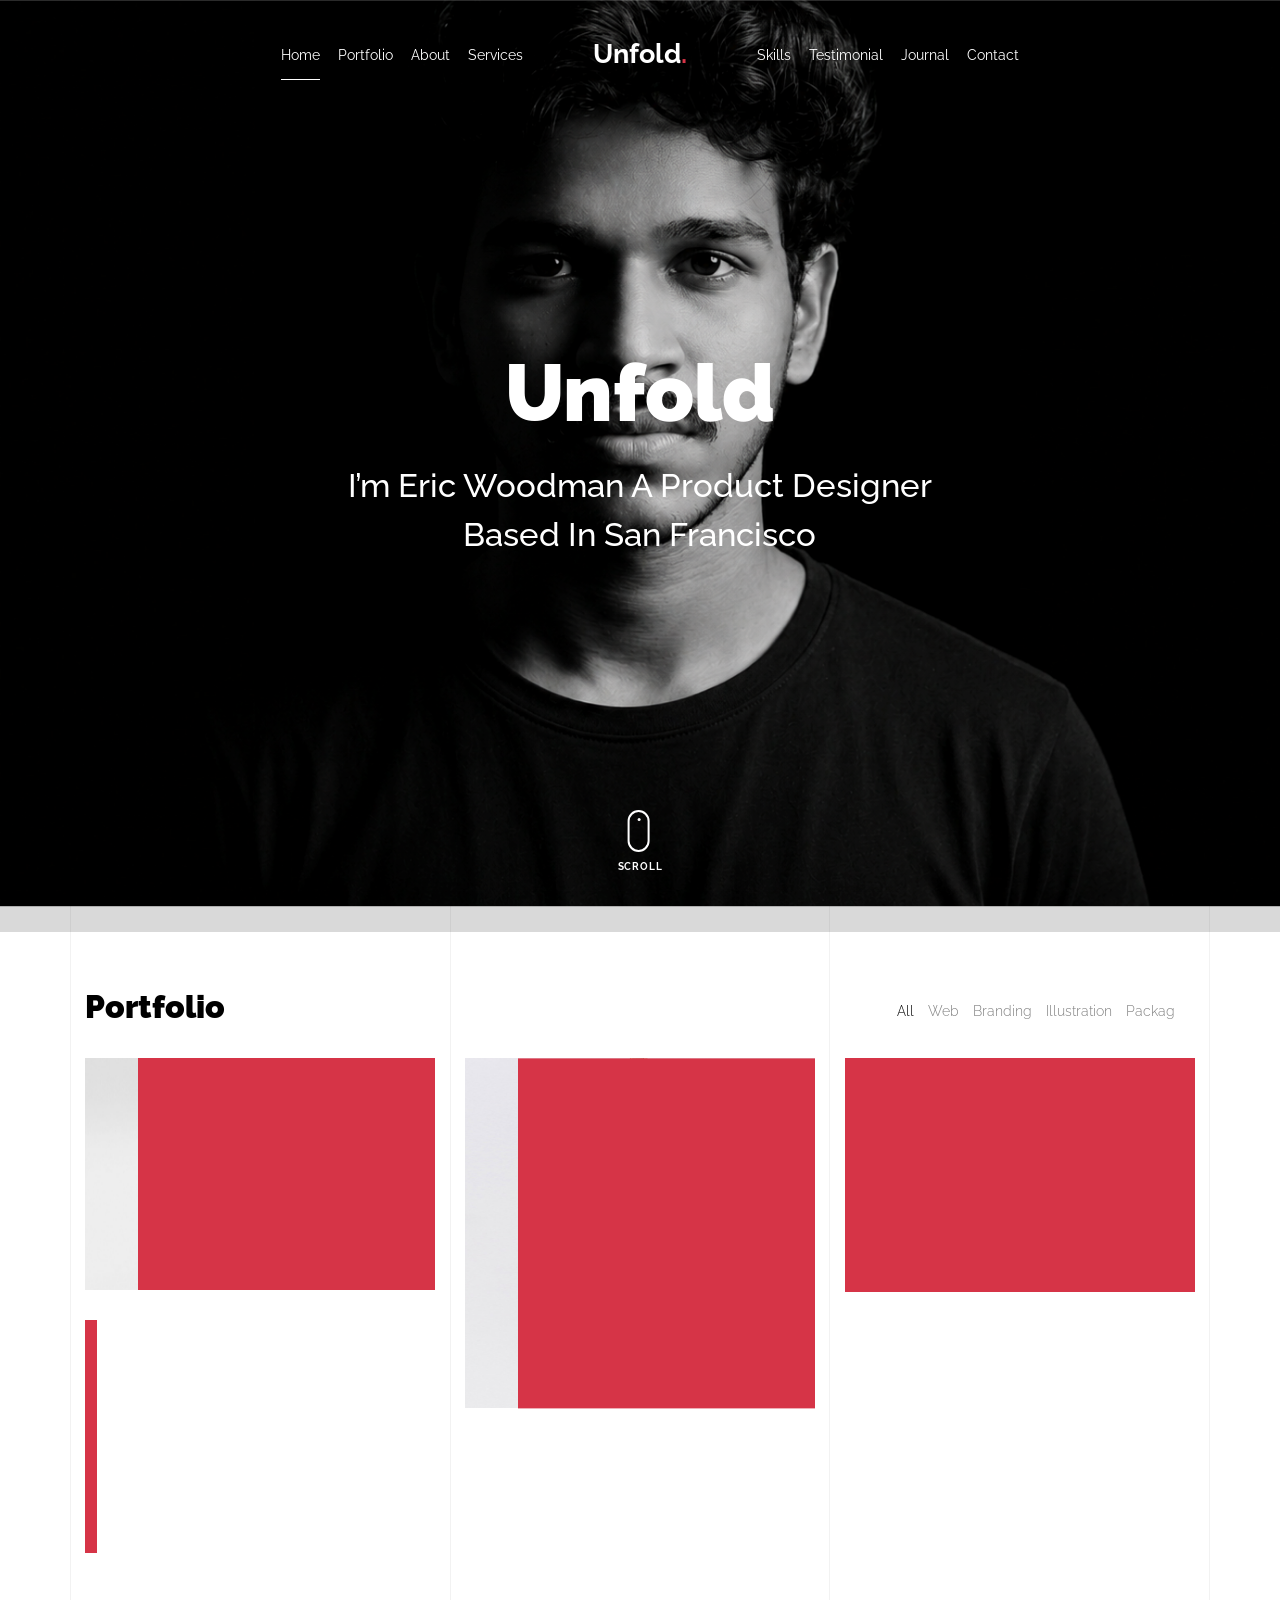
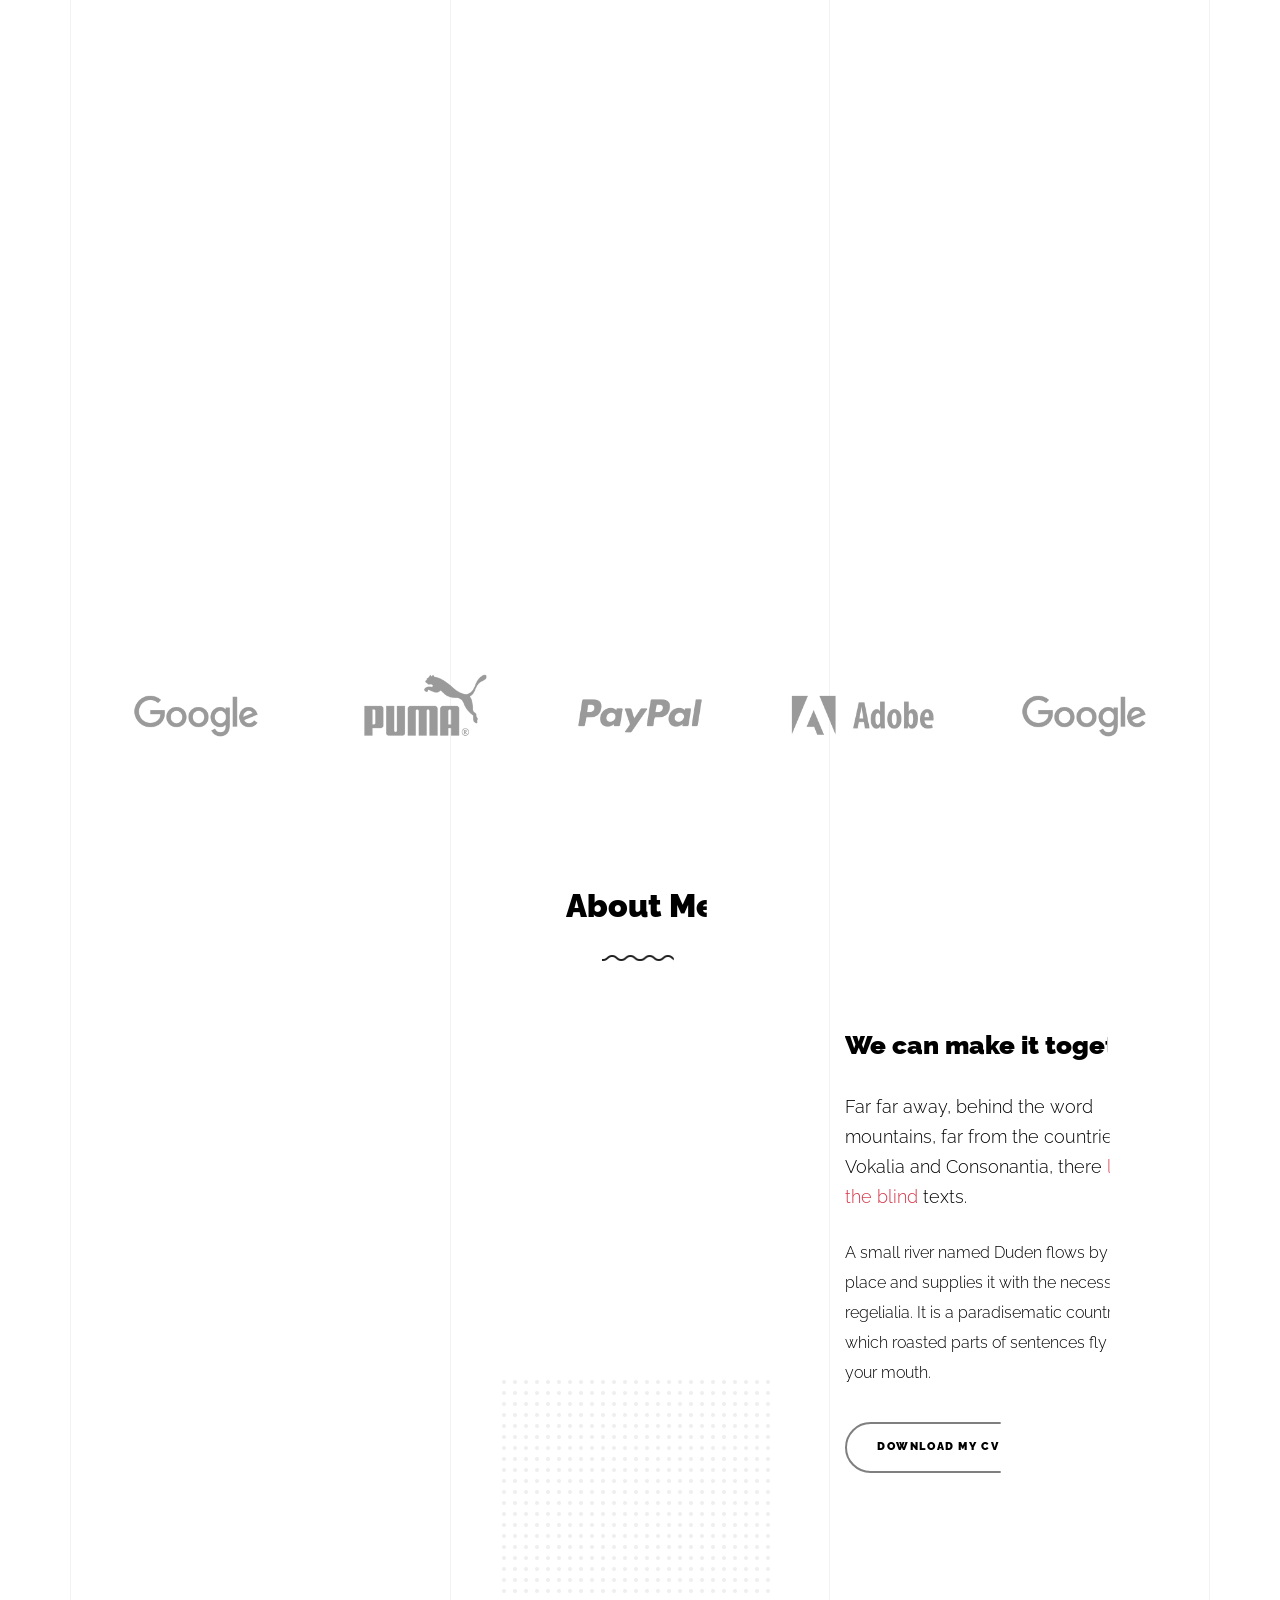
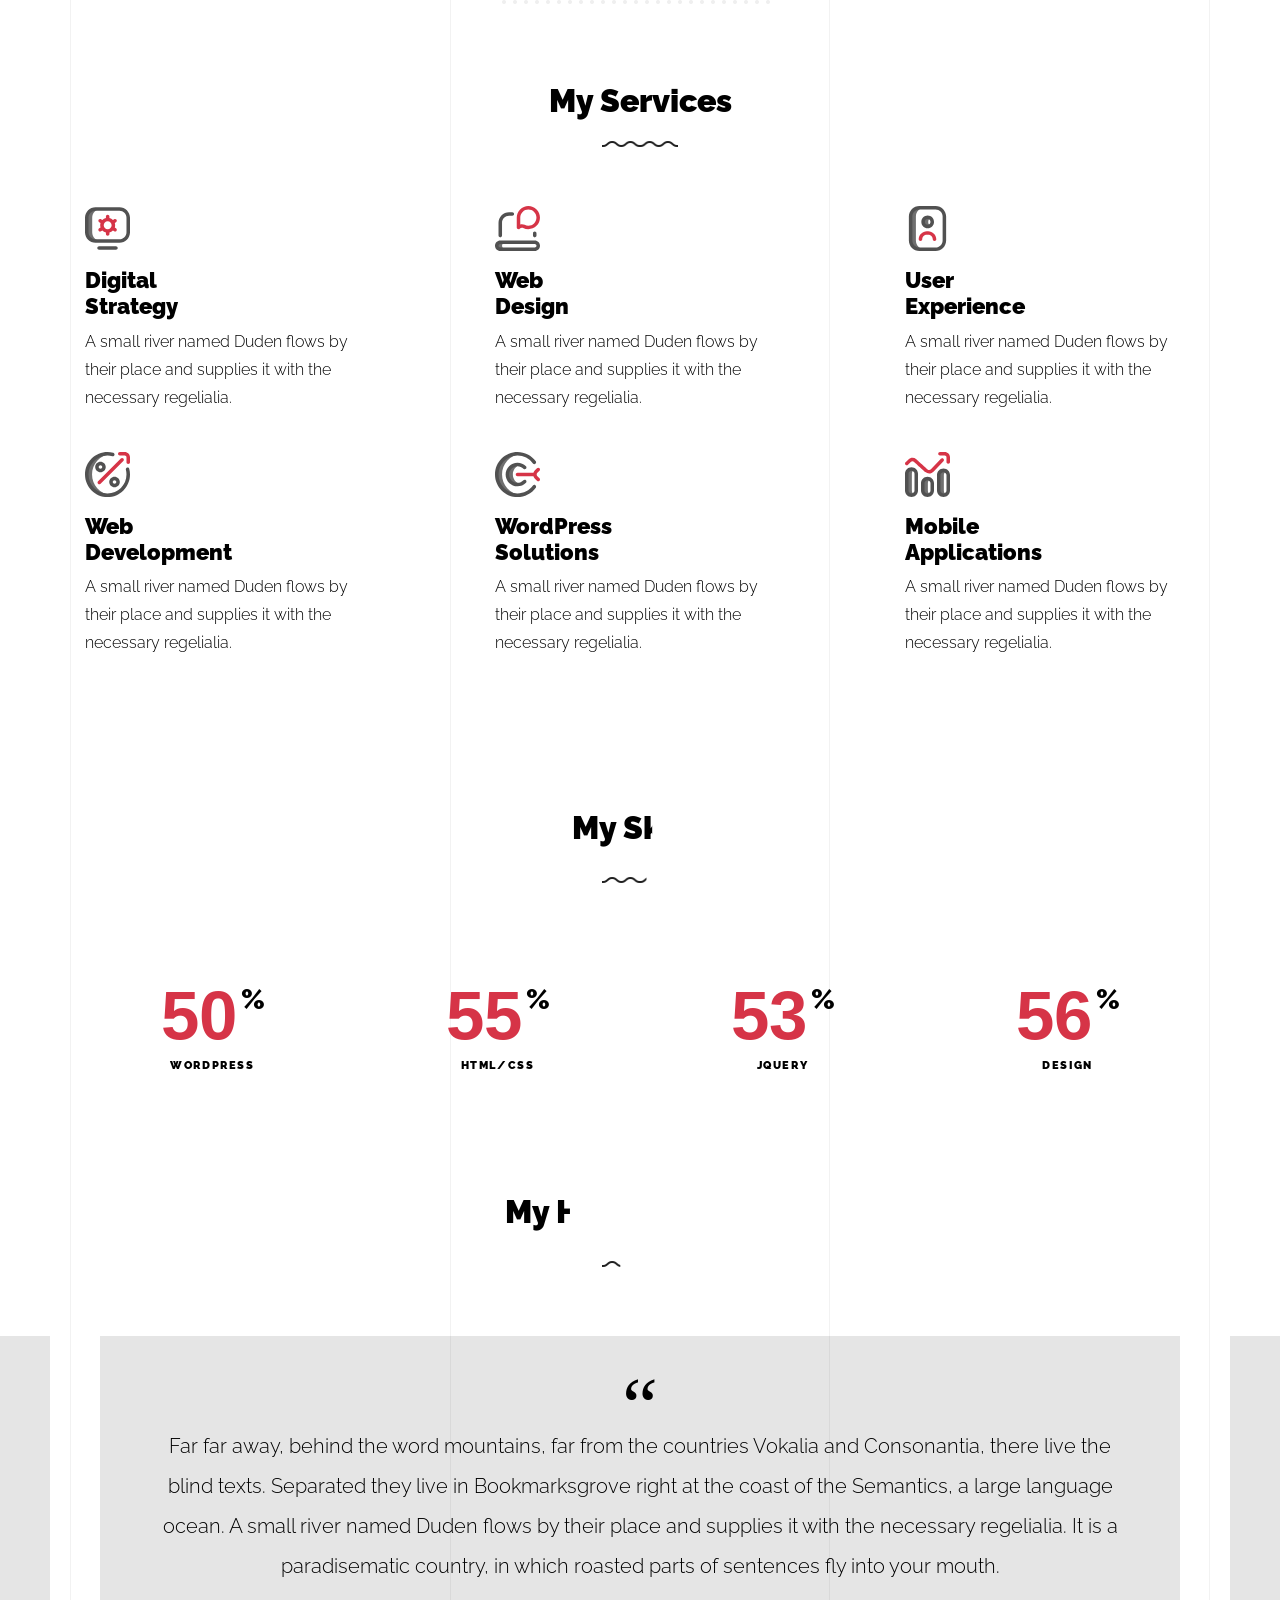
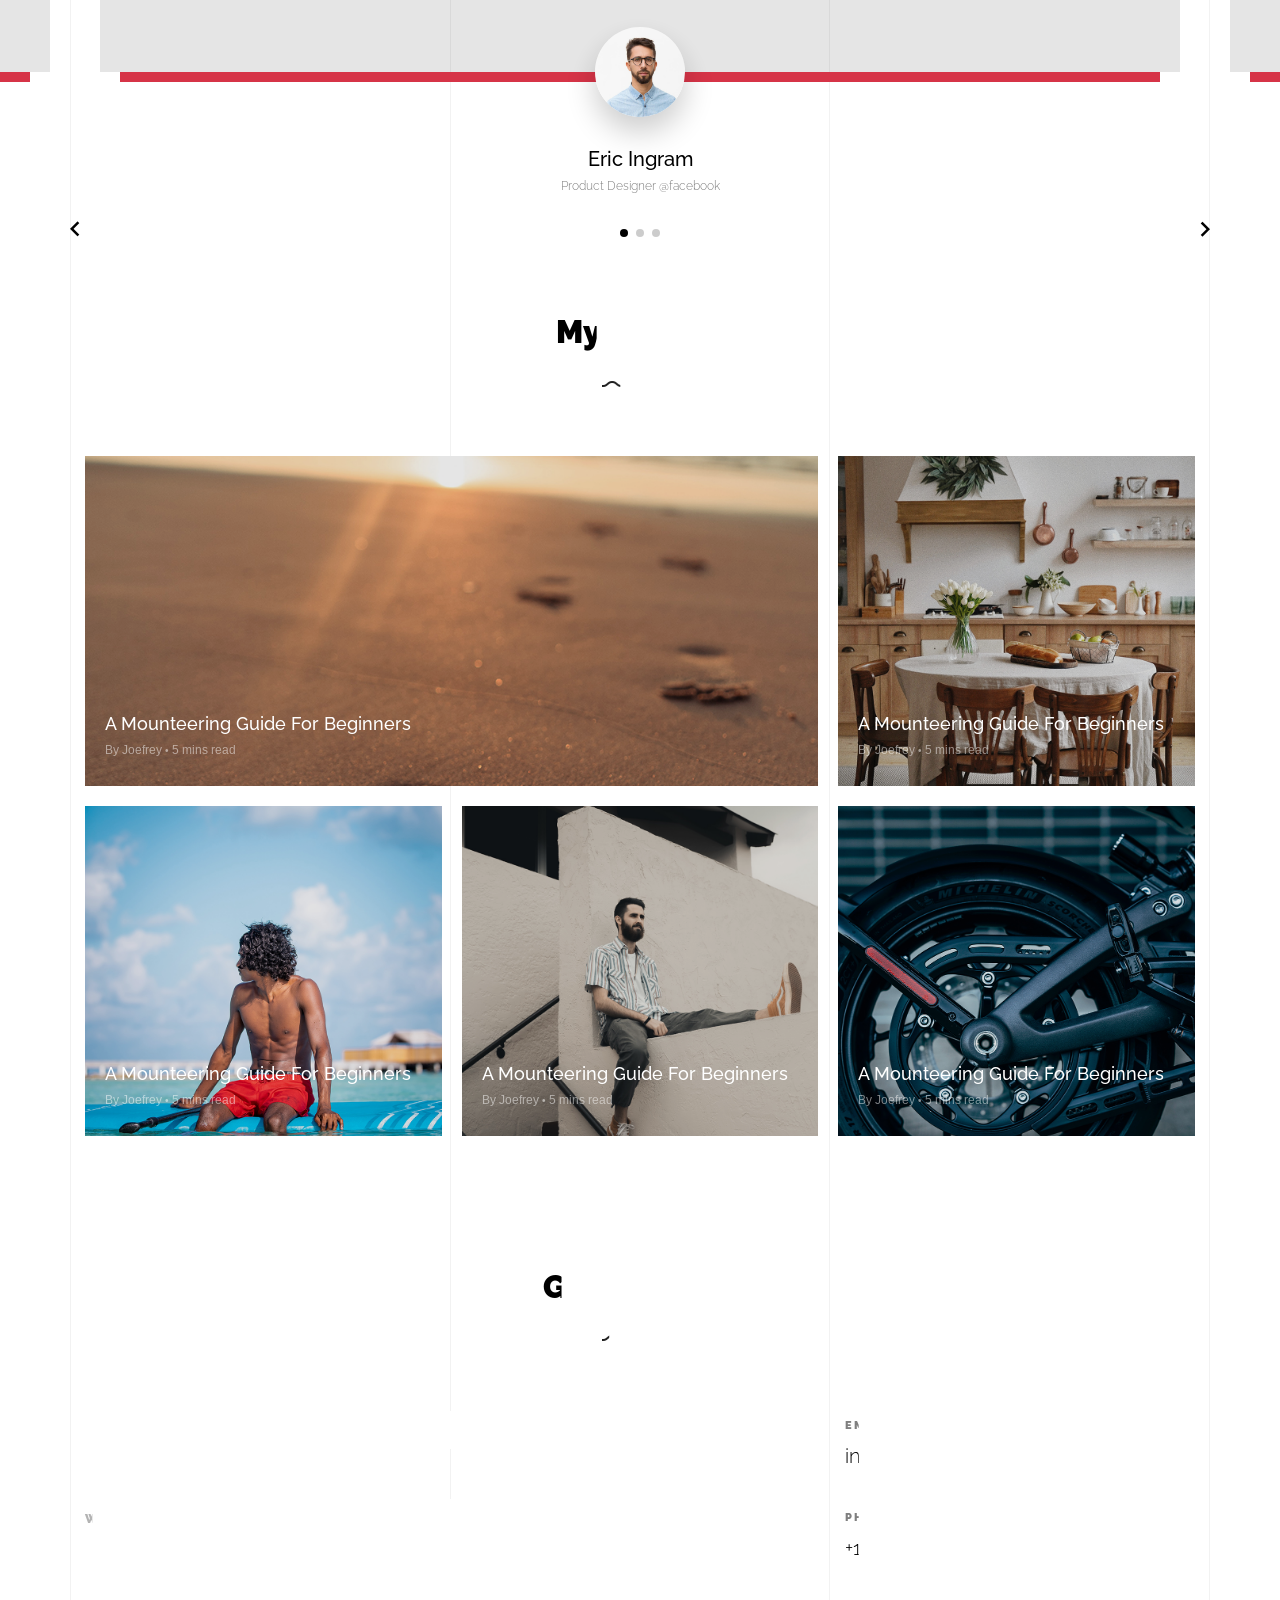
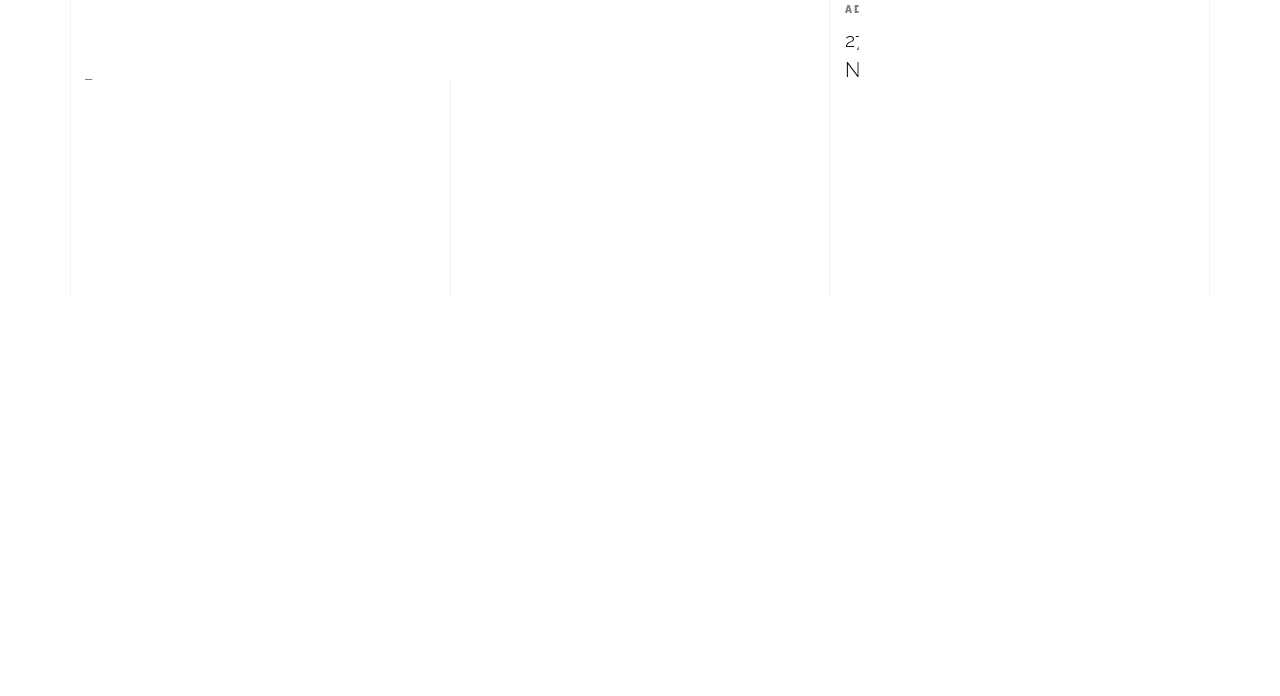
<file: light/index.html>
<!doctype html>
<html lang="en">
  <head>
    <title>Unfold &mdash; A onepage portfolio HTML template by Unslate.co</title>
    <meta charset="utf-8">
    <meta name="viewport" content="width=device-width, initial-scale=1, shrink-to-fit=no">
    
    <meta name="description" content="A onepage portfolio HTML template by Unslate.co">
    <meta name="keywords" content="html, css, javascript, jquery">
    <meta name="author" content="Unslate.co">

    <link rel="stylesheet" href="css/vendor/icomoon/style.css">
    <link rel="stylesheet" href="css/vendor/owl.carousel.min.css">
    <link rel="stylesheet" href="css/vendor/aos.css">
    <link rel="stylesheet" href="css/vendor/animate.min.css">
    <link rel="stylesheet" href="css/vendor/bootstrap.min.css">
    <link rel="stylesheet" href="css/vendor/jquery.fancybox.min.css">
    

    <!-- Theme Style -->
    <link rel="stylesheet" href="css/style.css">

  </head>
  <body data-spy="scroll" data-target=".site-nav-target" data-offset="200">

    <nav class="unslate_co--site-mobile-menu">
      <div class="close-wrap d-flex">
        <a href="#" class="d-flex ml-auto js-menu-toggle">
          <span class="close-label">Close</span>
          <div class="close-times">
            <span class="bar1"></span>
            <span class="bar2"></span>
          </div>
        </a>
      </div>
      <div class="site-mobile-inner"></div>
    </nav>


    <div class="unslate_co--site-wrap">

      <div class="unslate_co--site-inner">

        <div class="lines-wrap">
          <div class="lines-inner">
            <div class="lines"></div>
          </div>
        </div>
        <!-- END lines -->
      
      <nav class="unslate_co--site-nav site-nav-target">

        <div class="container">
        
          <div class="row align-items-center justify-content-between text-left">
            <div class="col-md-5 text-right">
              <ul class="site-nav-ul js-clone-nav text-left d-none d-lg-inline-block">
                <li class="has-children">
                  <a href="#home-section" class="nav-link">Home</a>
                  <ul class="dropdown">
                    <li>
                      <a href="index.html">Hero Image BG</a>
                    </li>
                    <li>
                      <a href="index-video.html">Video BG</a>
                    </li>
                    <li>
                      <a href="index-hero-slider.html">Hero Slider</a>
                    </li>
                    <li>
                      <a href="index-sidebar-menu.html">Sidebar Menu</a>
                    </li>
                    <li>
                      <a href="index-right-menu.html">Right Menu</a>
                    </li>
                  </ul>
                </li>
                <li><a href="#portfolio-section" class="nav-link">Portfolio</a></li>
                <li><a href="#about-section" class="nav-link">About</a></li>
                <li><a href="#services-section" class="nav-link">Services</a></li>
              </ul>
            </div>
            <div class="site-logo pos-absolute">
              <a href="index.html" class="unslate_co--site-logo">Unfold<span>.</span></a>
            </div>
            <div class="col-md-5 text-right text-lg-left">
              <ul class="site-nav-ul js-clone-nav text-left d-none d-lg-inline-block">
                <li><a href="#skills-section" class="nav-link">Skills</a></li>
                <li><a href="#testimonial-section" class="nav-link">Testimonial</a></li>
                <li><a href="#journal-section" class="nav-link">Journal</a></li>
                <li><a href="#contact-section" class="nav-link">Contact</a></li>
              </ul>

              <ul class="site-nav-ul-none-onepage text-right d-inline-block d-lg-none">
                <li><a href="#" class="js-menu-toggle">Menu</a></li>
              </ul>

            </div>
          </div>
        </div>

      </nav>
      <!-- END nav -->

      <div class="cover-v1 jarallax overlay" style="background-image: url('images/PortfolioBackground_Picture.png');" id="home-section">
        <div class="container">
          <div class="row align-items-center">
              
            <div class="col-md-7 mx-auto text-center">
              <h1 class="heading gsap-reveal-hero text-white">Unfold</h1>
              <h2 class="subheading gsap-reveal-hero text-white">I’m Eric Woodman A Product Designer Based In San Francisco</h2>
            </div>

          </div>
        </div>


        <!-- dov -->
        <a href="#portfolio-section" class="mouse-wrap smoothscroll">
          <span class="mouse">
            <span class="scroll"></span>
          </span>
          <span class="mouse-label">Scroll</span>
        </a>

      </div>
      <!-- END .cover-v1 -->



      <div class="unslate_co--section" id="portfolio-section">
        <div class="container">
          
          
          <div class="relative"><div class="loader-portfolio-wrap"><div class="loader-portfolio dark"></div></div> </div>
          <div id="portfolio-single-holder"></div>

          <div class="portfolio-wrapper">

            <div class="d-flex align-items-center mb-4 gsap-reveal gsap-reveal-filter">
              <h2 class="mr-auto heading-h2">Portfolio</h2>
              
              <a href="#" class="text-black js-filter d-inline-block d-lg-none">Filter</a>
              
              <div class="filter-wrap">
                <div class="filter ml-auto" id="filters">
                  <a href="#" class="active" data-filter="*">All</a>
                  <a href="#" data-filter=".web">Web</a>
                  <a href="#" data-filter=".branding">Branding</a>
                  <a href="#" data-filter=".illustration">Illustration</a>
                  <a href="#" data-filter=".packaging">Packaging</a>
                </div>
              </div>

            </div>


            
            <div id="posts" class="row gutter-isotope-item">
              <div class="item web branding col-sm-6 col-md-6 col-lg-4 isotope-mb-2">
                <a href="portfolio-single-1.html" class="portfolio-item ajax-load-page isotope-item gsap-reveal-img" data-id="1">
                    <div class="overlay">
                      <span class="wrap-icon icon-link2"></span>
                      <div class="portfolio-item-content">
                        <h3>Shoe Rebranding</h3>
                        <p>web, branding</p>
                      </div>
                    </div>
                    <img src="images/work_1_md.jpg" class="lazyload  img-fluid" alt="Images" />
                  </a>
              </div>
              <div class="item branding packaging illustration col-sm-6 col-md-6 col-lg-4 isotope-mb-2 ">
                <a href="portfolio-single-3.html" class="portfolio-item ajax-load-page item-portrait isotope-item gsap-reveal-img" data-id="3">
                    <div class="overlay">
                      <span class="wrap-icon icon-link2"></span>
                      <div class="portfolio-item-content">
                        <h3>Reworking</h3>
                        <p>branding, packaging, illustration</p>
                      </div>
                    </div>
                    <img src="images/work_2_md.jpg" class="lazyload  img-fluid" alt="Images" />
                  </a>
              </div>

              <div class="item branding packaging col-sm-6 col-md-6 col-lg-4 isotope-mb-2">
                <a href="portfolio-single-4.html" class="portfolio-item isotope-item ajax-load-page gsap-reveal-img" data-id="4">
                    <div class="overlay">
                      <span class="wrap-icon icon-link2"></span>
                      <div class="portfolio-item-content">
                        <h3>Modern Building</h3>
                        <p>branding, packaging</p>
                      </div>
                    </div>
                    <img src="images/work_3_md.jpg" class="lazyload  img-fluid" alt="Images" />
                  </a>
              </div>

              <div class="item web packaging col-sm-6 col-md-6 col-lg-4 isotope-mb-2">

                <a href="images/work_4_full.jpg" class="portfolio-item isotope-item gsap-reveal-img" data-fancybox="gallery" data-caption="Watch">
                    <div class="overlay">
                      <span class="wrap-icon icon-photo2"></span>
                      <div class="portfolio-item-content">
                        <h3>Watch</h3>
                        <p>web, packaging</p>
                      </div>
                    </div>
                    <img src="images/work_4_full.jpg" class="lazyload  img-fluid" alt="Images" />
                  </a>

              </div>

              <div class="item illustration packaging col-sm-6 col-md-6 col-lg-4 isotope-mb-2">
                <a href="images/work_5_md.jpg" class="portfolio-item isotope-item gsap-reveal-img" data-fancybox="gallery" data-caption="Shoe Rebranding">
                    <div class="overlay">
                      <span class="wrap-icon icon-photo2"></span>
                      <div class="portfolio-item-content">
                        <h3>Shoe Rebranding</h3>
                        <p>illustration, packaging</p>
                      </div>
                    </div>
                    <img src="images/work_5_md.jpg" class="lazyload  img-fluid" alt="Images" />
                  </a>
              </div>

              <div class="item web branding col-sm-6 col-md-6 col-lg-4 isotope-mb-2">
                <a href="portfolio-single-2.html" class="portfolio-item ajax-load-page item-portrait isotope-item gsap-reveal-img" data-id="2">
                    <div class="overlay">
                      <span class="wrap-icon icon-link2"></span>
                      <div class="portfolio-item-content">
                        <h3>Reshape</h3>
                        <p>web, branding</p>
                      </div>
                    </div>
                    <img src="images/work_6_md.jpg" class="lazyload  img-fluid" alt="Images" />
                  </a>
              </div>

              <div class="item branding packaging col-sm-6 col-md-6 col-lg-4 isotope-mb-2">
                <a href="images/work_7_a_md.jpg" class="portfolio-item item-portrait isotope-item gsap-reveal-img" data-fancybox="gallery" data-caption="Modern Building">
                    <div class="overlay">
                      <span class="wrap-icon icon-photo2"></span>
                      <div class="portfolio-item-content">
                        <h3>Modern Building</h3>
                        <p>branding, packaging</p>
                      </div>
                    </div>
                    <img src="images/work_7_a_md.jpg" class="lazyload  img-fluid" alt="Images" />
                  </a>
              </div>

              <div class="item web branding col-sm-6 col-md-6 col-lg-4 isotope-mb-2">
                <a href="https://www.youtube.com/watch?v=mwtbEGNABWU" class="portfolio-item isotope-item gsap-reveal-img" data-fancybox="gallery" data-caption="Showreel 2019">
                    <div class="overlay">
                      <span class="wrap-icon icon-play_circle_filled"></span>
                      <div class="portfolio-item-content">
                        <h3>Showreel 2019</h3>
                        <p>web, branding</p>
                      </div>
                    </div>
                    <img src="images/work_8_md.jpg" class="lazyload  img-fluid" alt="Images" />
                  </a>
              </div>

              <div class="item web illustration col-sm-6 col-md-6 col-lg-4 isotope-mb-2">
                <a href="images/work_9_a_md.jpg" class="portfolio-item isotope-item gsap-reveal-img" data-fancybox="gallery" data-caption="Render Packaging">
                    <div class="overlay">
                      <span class="wrap-icon icon-photo2"></span>
                      <div class="portfolio-item-content">
                        <h3>Render Packaging</h3>
                        <p>web, illustration</p>
                      </div>
                    </div>
                    <img src="images/work_9_a_md.jpg" class="lazyload  img-fluid" alt="Images" />
                  </a>
              </div>

            </div>
            
          </div>


        </div>
      </div>



      <div class="unslate_co--section">
        <div class="container">
          <div class="owl-carousel logo-slider">
            <div class="logo-v1 gsap-reveal">
              <img src="images/logo-google.png" alt="Image" class="img-fluid">
            </div>
            <div class="logo-v1 gsap-reveal">
              <img src="images/logo-puma.png" alt="Image" class="img-fluid">
            </div>
            <div class="logo-v1 gsap-reveal">
              <img src="images/logo-paypal.png" alt="Image" class="img-fluid">
            </div>
            <div class="logo-v1 gsap-reveal">
              <img src="images/logo-adobe.png" alt="Image" class="img-fluid">
            </div>
          </div>
        </div>
      </div>


      <div class="unslate_co--section" id="about-section">
        <div class="container">
          
          <div class="section-heading-wrap text-center mb-5">
            <h2 class="heading-h2 text-center divider"><span class="gsap-reveal">About Me</span></h2>
            <span class="gsap-reveal"><img src="images/divider.png" alt="divider" width="76"></span>
          </div>
          

          <div class="row mt-5 justify-content-between">
            <div class="col-lg-7 mb-5 mb-lg-0" data-aos="fade-up">
              <figure class="dotted-bg gsap-reveal-img">
                <img src="images/PortfolioBackground_Picture.png" alt="Image" class="img-fluid">
              </figure>
            </div>
            <div class="col-lg-4 pr-lg-5">
              <h3 class="mb-4 heading-h3"><span class="gsap-reveal">We can make it together</span></h3>
              <p class="lead gsap-reveal">Far far away, behind the word mountains, far from the countries Vokalia and Consonantia, there <a href="#">live the blind</a> texts. </p>
              <p class="mb-4 gsap-reveal">A small river named Duden flows by their place and supplies it with the necessary regelialia. It is a paradisematic country, in which roasted parts of sentences fly into your mouth.</p>
              <p class="gsap-reveal"><a href="#" class="btn btn-outline-pill btn-custom-light">Download my CV</a></p>
            </div>
          </div>
        </div>
      </div>

      <div class="unslate_co--section" id="services-section">
        <div class="container">

          <div class="section-heading-wrap text-center mb-5">
            <h2 class="heading-h2 text-center divider">My Services</h2>
            <img src="images/divider.png" alt="divider" width="76">
          </div>

          <div class="row gutter-v3">
            <div class="col-md-6 col-lg-4 mb-4">
              <div class="feature-v1" data-aos="fade-up" data-aos-delay="0">
                <div class="wrap-icon mb-3">
                  <img src="images/svg/001-options.svg" alt="Image" width="45">
                </div>
                <h3>Digital <br> Strategy</h3>
                <p>A small river named Duden flows by their place and supplies it with the necessary regelialia. </p>
              </div> 
            </div>
            <div class="col-md-6 col-lg-4 mb-4">
              <div class="feature-v1" data-aos="fade-up" data-aos-delay="100">
                <div class="wrap-icon mb-3">
                  <img src="images/svg/002-chat.svg" alt="Icon" width="45">
                </div>
                <h3>Web <br> Design</h3>
                <p>A small river named Duden flows by their place and supplies it with the necessary regelialia. </p>
              </div> 
            </div>
            <div class="col-md-6 col-lg-4 mb-4">
              <div class="feature-v1" data-aos="fade-up" data-aos-delay="200">
                <div class="wrap-icon mb-3">
                  <img src="images/svg/003-contact-book.svg" alt="Image" class="img-fluid" width="45">
                </div>
                <h3>User <br> Experience</h3>
                <p>A small river named Duden flows by their place and supplies it with the necessary regelialia. </p>
              </div> 
            </div>

            <div class="col-md-6 col-lg-4 mb-4">
              <div class="feature-v1" data-aos="fade-up" data-aos-delay="0">
                <div class="wrap-icon mb-3">
                  <img src="images/svg/004-percentage.svg" alt="Image" width="45">
                </div>
                <h3>Web <br> Development</h3>
                <p>A small river named Duden flows by their place and supplies it with the necessary regelialia. </p>
              </div> 
            </div>
            <div class="col-md-6 col-lg-4 mb-4">
              <div class="feature-v1" data-aos="fade-up" data-aos-delay="100">
                <div class="wrap-icon mb-3">
                  <img src="images/svg/006-goal.svg" alt="Image" width="45">
                </div>
                <h3>WordPress <br> Solutions</h3>
                <p>A small river named Duden flows by their place and supplies it with the necessary regelialia. </p>
              </div> 
            </div>
            <div class="col-md-6 col-lg-4 mb-4">
              <div class="feature-v1" data-aos="fade-up" data-aos-delay="200">
                <div class="wrap-icon mb-3">
                  <img src="images/svg/005-line-chart.svg" alt="Image" width="45">
                </div>
                <h3>Mobile <br> Applications</h3>
                <p>A small river named Duden flows by their place and supplies it with the necessary regelialia. </p>
              </div> 
            </div>

          </div>

        </div>
      </div>

      <div class="unslate_co--section section-counter" id="skills-section">
        <div class="container">
          <div class="section-heading-wrap text-center mb-5">
            <h2 class="heading-h2 text-center divider"><span class="gsap-reveal">My Skills</span></h2>
            <span class="gsap-reveal"><img src="images/divider.png" alt="divider" width="76"></span>
          </div>


          <div class="row pt-5">
            <div class="col-6 col-sm-6 mb-5 mb-lg-0 col-md-6 col-lg-3" data-aos="fade-up" data-aos-delay="0">
              <div class="counter-v1 text-center">
                <span class="number-wrap">
                  <span class="number number-counter" data-number="90">0</span>
                  <span class="append-text">%</span>
                </span>
                <span class="counter-label">WordPress</span>
              </div>
            </div>
            <div class="col-6 col-sm-6 mb-5 mb-lg-0 col-md-6 col-lg-3" data-aos="fade-up" data-aos-delay="100">
              <div class="counter-v1 text-center">
                <span class="number-wrap">
                  <span class="number number-counter" data-number="99">0</span>
                  <span class="append-text">%</span>
                </span>
                <span class="counter-label">HTML/CSS</span>
              </div>
            </div>
            <div class="col-6 col-sm-6 mb-5 mb-lg-0 col-md-6 col-lg-3" data-aos="fade-up" data-aos-delay="200">
              <div class="counter-v1 text-center">
                <span class="number-wrap">
                  <span class="number number-counter" data-number="95">0</span>
                  <span class="append-text">%</span>
                </span>
                <span class="counter-label">jQuery</span>
              </div>
            </div>
            <div class="col-6 col-sm-6 mb-5 mb-lg-0 col-md-6 col-lg-3" data-aos="fade-up" data-aos-delay="300">
              <div class="counter-v1 text-center">
                <span class="number-wrap">
                  <span class="number number-counter" data-number="100">0</span>
                  <span class="append-text">%</span>
                </span>
                <span class="counter-label">Design</span>
              </div>
            </div>
          </div>
        </div>
      </div>
      <!-- END .counter -->

      <div class="unslate_co--section" id="testimonial-section">
        <div class="container">
          <div class="section-heading-wrap text-center mb-5">
            <h2 class="heading-h2 text-center divider"><span class="gsap-reveal">My Happy Clients</span></h2>
            <span class="gsap-reveal"><img src="images/divider.png" alt="divider" width="76"></span>
          </div>
        </div>

        <div class="owl-carousel testimonial-slider">
          <div>
            <div class="testimonial-v1">
              <div class="testimonial-inner-bg">
                <span class="quote">&ldquo;</span>
                <blockquote>
                  Far far away, behind the word mountains, far from the countries Vokalia and Consonantia, there live the blind texts. Separated they live in Bookmarksgrove right at the coast of the Semantics, a large language ocean. A small river named Duden flows by their place and supplies it with the necessary regelialia. It is a paradisematic country, in which roasted parts of sentences fly into your mouth.
                </blockquote>
              </div>
              
              <div class="testimonial-author-info">
                <img src="images/person_man_1.jpg" alt="Image">
                <h3>Eric Ingram</h3>
                <span class="d-block position">Product Designer @facebook</span>
              </div>

            </div>
          </div>
          <div>
            <div class="testimonial-v1">
              <div class="testimonial-inner-bg">
                <span class="quote">&ldquo;</span>
                <blockquote>
                  Far far away, behind the word mountains, far from the countries Vokalia and Consonantia, there live the blind texts. Separated they live in Bookmarksgrove right at the coast of the Semantics, a large language ocean. A small river named Duden flows by their place and supplies it with the necessary regelialia. It is a paradisematic country, in which roasted parts of sentences fly into your mouth.
                </blockquote>
              </div>
              
              <div class="testimonial-author-info">
                <img src="images/person_man_2.jpg" alt="Image">
                <h3>Ryan Mullins</h3>
                <span class="d-block position">Product Designer @Shopify</span>
              </div>

            </div>
          </div>
          <div>
            <div class="testimonial-v1">
              <div class="testimonial-inner-bg">
                <span class="quote">&ldquo;</span>
                <blockquote>
                  Far far away, behind the word mountains, far from the countries Vokalia and Consonantia, there live the blind texts. Separated they live in Bookmarksgrove right at the coast of the Semantics, a large language ocean. A small river named Duden flows by their place and supplies it with the necessary regelialia. It is a paradisematic country, in which roasted parts of sentences fly into your mouth.
                </blockquote>
              </div>
              
              <div class="testimonial-author-info">
                <img src="images/person_woman_1.jpg" alt="Image">
                <h3>Erica Miller</h3>
                <span class="d-block position">Product Designer @Twitter</span>
              </div>

            </div>
          </div>
        </div>

      </div>
      <!-- END testimonial -->

      <div class="unslate_co--section" id="journal-section">
        <div class="container">
          <div class="section-heading-wrap text-center mb-5">
            <h2 class="heading-h2 text-center divider"><span class="gsap-reveal">My Journal</span></h2>
            <span class="gsap-reveal"><img src="images/divider.png" alt="divider" width="76"></span>
          </div>

          
          <div class="row gutter-v4 align-items-stretch">
            <div class="col-sm-6 col-md-6 col-lg-8 blog-post-entry" data-aos="fade-up" data-aos-delay="0">

              <a href="blog-single.html" class="grid-item blog-item w-100 h-100">
                <div class="overlay">
                  <div class="portfolio-item-content">
                    <h3>A Mounteering Guide For Beginners</h3>
                    <p class="post-meta">By Joefrey <span class="small">&bullet;</span> 5 mins read</p>
                  </div>
                </div>
                <img src="images/post_1.jpg" class="lazyload" alt="Image" />
              </a>


            </div>
            <div class="col-sm-6 col-md-6 col-lg-4 blog-post-entry" data-aos="fade-up" data-aos-delay="100">
              <a href="blog-single.html" class="grid-item blog-item w-100 h-100">
                <div class="overlay">
                  <div class="portfolio-item-content">
                    <h3>A Mounteering Guide For Beginners</h3>
                    <p class="post-meta">By Joefrey <span class="small">&bullet;</span> 5 mins read</p>
                  </div>
                </div>
                <img src="images/post_2.jpg" class="lazyload" alt="Image" />
              </a>
            </div>


            <div class="col-sm-6 col-md-6 col-lg-4 blog-post-entry" data-aos="fade-up" data-aos-delay="0">

              <a href="blog-single.html" class="grid-item blog-item w-100 h-100">
                <div class="overlay">
                  <div class="portfolio-item-content">
                    <h3>A Mounteering Guide For Beginners</h3>
                    <p class="post-meta">By Joefrey <span class="small">&bullet;</span> 5 mins read</p>
                  </div>
                </div>
                <img src="images/post_3.jpg" class="lazyload" alt="Image" />
              </a>


            </div>
            <div class="col-sm-6 col-md-6 col-lg-4 blog-post-entry" data-aos="fade-up" data-aos-delay="100">
              <a href="blog-single.html" class="grid-item blog-item w-100 h-100">
                <div class="overlay">
                  <div class="portfolio-item-content">
                    <h3>A Mounteering Guide For Beginners</h3>
                    <p class="post-meta">By Joefrey <span class="small">&bullet;</span> 5 mins read</p>
                  </div>
                </div>
                <img src="images/post_4.jpg" class="lazyload" alt="Image" />
              </a>
            </div>

            <div class="col-sm-6 col-md-6 col-lg-4 blog-post-entry" data-aos="fade-up" data-aos-delay="200">
              <a href="blog-single.html" class="grid-item blog-item w-100 h-100">
                <div class="overlay">
                  <div class="portfolio-item-content">
                    <h3>A Mounteering Guide For Beginners</h3>
                    <p class="post-meta">By Joefrey <span class="small">&bullet;</span> 5 mins read</p>
                  </div>
                </div>
                <img src="images/post_5.jpg" class="lazyload" alt="Image" />
              </a>
            </div>


          </div>

        </div>
      </div>
      <!-- END blog posts -->


      <div class="unslate_co--section" id="contact-section">
        <div class="container">
          <div class="section-heading-wrap text-center mb-5">
            <h2 class="heading-h2 text-center divider"><span class="gsap-reveal">Get In Touch</span></h2>
            <span class="gsap-reveal"><img src="images/divider.png" alt="divider" width="76"></span>
          </div>


          <div class="row justify-content-between">
            
            <div class="col-md-6">
              <form method="post" class="form-outline-style-v1" id="contactForm">
                <div class="form-group row mb-0">

                  <div class="col-lg-6 form-group gsap-reveal">
                    <label for="name">Name</label>
                    <input name="name" type="text" class="form-control" id="name">
                  </div>
                  <div class="col-lg-6 form-group gsap-reveal">
                    <label for="email">Email</label>
                    <input name="email" type="email" class="form-control" id="email">
                  </div>
                  <div class="col-lg-12 form-group gsap-reveal">
                    <label for="message">Write your message...</label>
                    <textarea name="message" id="message" cols="30" rows="7" class="form-control"></textarea>
                  </div>
                </div>
                <div class="form-group row gsap-reveal">
                    <div class="col-md-12 d-flex align-items-center">
                      <input type="submit" class="btn btn-outline-pill btn-custom-light mr-3" value="Send Message">
                      <span class="submitting"></span>
                    </div>
                  </div>
              </form>
              <div id="form-message-warning" class="mt-4"></div> 
              <div id="form-message-success">
                Your message was sent, thank you!
              </div>

            </div>

            <div class="col-md-4">
              <div class="contact-info-v1">
                <div class="gsap-reveal d-block">
                  <span class="d-block contact-info-label">Email</span>
                  <a href="#" class="contact-info-val">info@unslate.co</a>
                </div>
                <div class="gsap-reveal d-block">
                  <span class="d-block contact-info-label">Phone</span>
                  <a href="#" class="contact-info-val">+12 345 6789 012</a>
                </div>
                <div class="gsap-reveal d-block">
                  <span class="d-block contact-info-label">Address</span>
                  <address class="contact-info-val">273 South Riverview Rd. <br> New York, NY 10011</address>
                </div>
              </div>
            </div>

          </div>
        </div>
      </div>
      </div> 

      <footer class="unslate_co--footer unslate_co--section">
        <div class="container">
          <div class="row justify-content-center">
            <div class="col-md-7">
              
              <div class="footer-site-logo"><a href="#">Unfold<span>.</span></a></div>

              <ul class="footer-site-social">
                <li><a href="#">Facebook</a></li>
                <li><a href="#">Twitter</a></li>
                <li><a href="#">Instagram</a></li>
                <li><a href="#">Dribbble</a></li>
                <li><a href="#">Behance</a></li>
              </ul>

              <p class="site-copyright">
                <small>&copy; 2020 <a href="#">Unfold  </a>. All Rights Reserved. Design with <span class="icon-heart text-danger"></span> by <a href="#">Unslate.co</a>.</small>
              </p>

            </div>
          </div>
        </div>
      </footer>

      
    </div>

    <!-- Loader -->
    <div id="unslate_co--overlayer"></div>
    <div class="site-loader-wrap">
      <div class="site-loader dark"></div>
    </div>

    <script src="js/scripts-dist.js"></script>
    <script src="js/main.js"></script>

    <!-- Global site tag (gtag.js) - Google Analytics -->
<script async src="https://www.googletagmanager.com/gtag/js?id=UA-157808202-1"></script>
<script>
  window.dataLayer = window.dataLayer || [];
  function gtag(){dataLayer.push(arguments);}
  gtag('js', new Date());

  gtag('config', 'UA-157808202-1');
</script>

  </body>
</html>
</file>
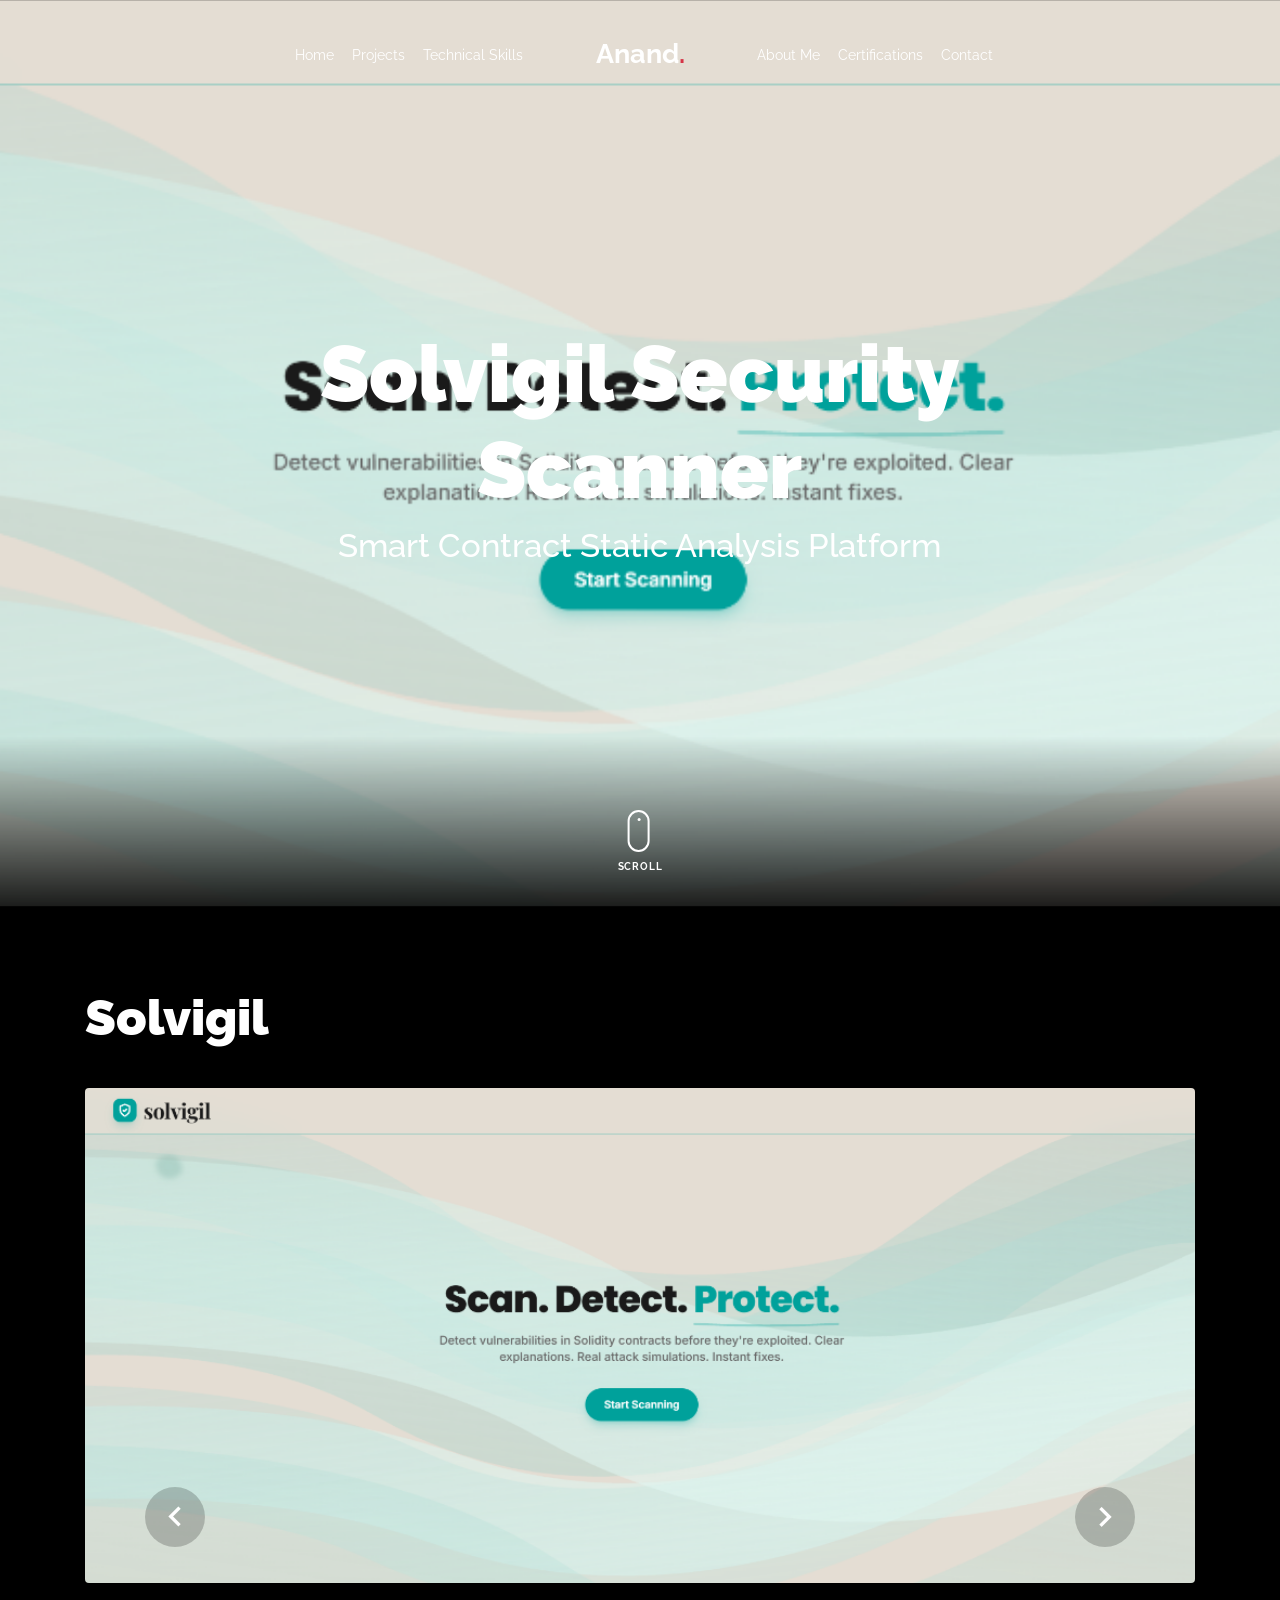
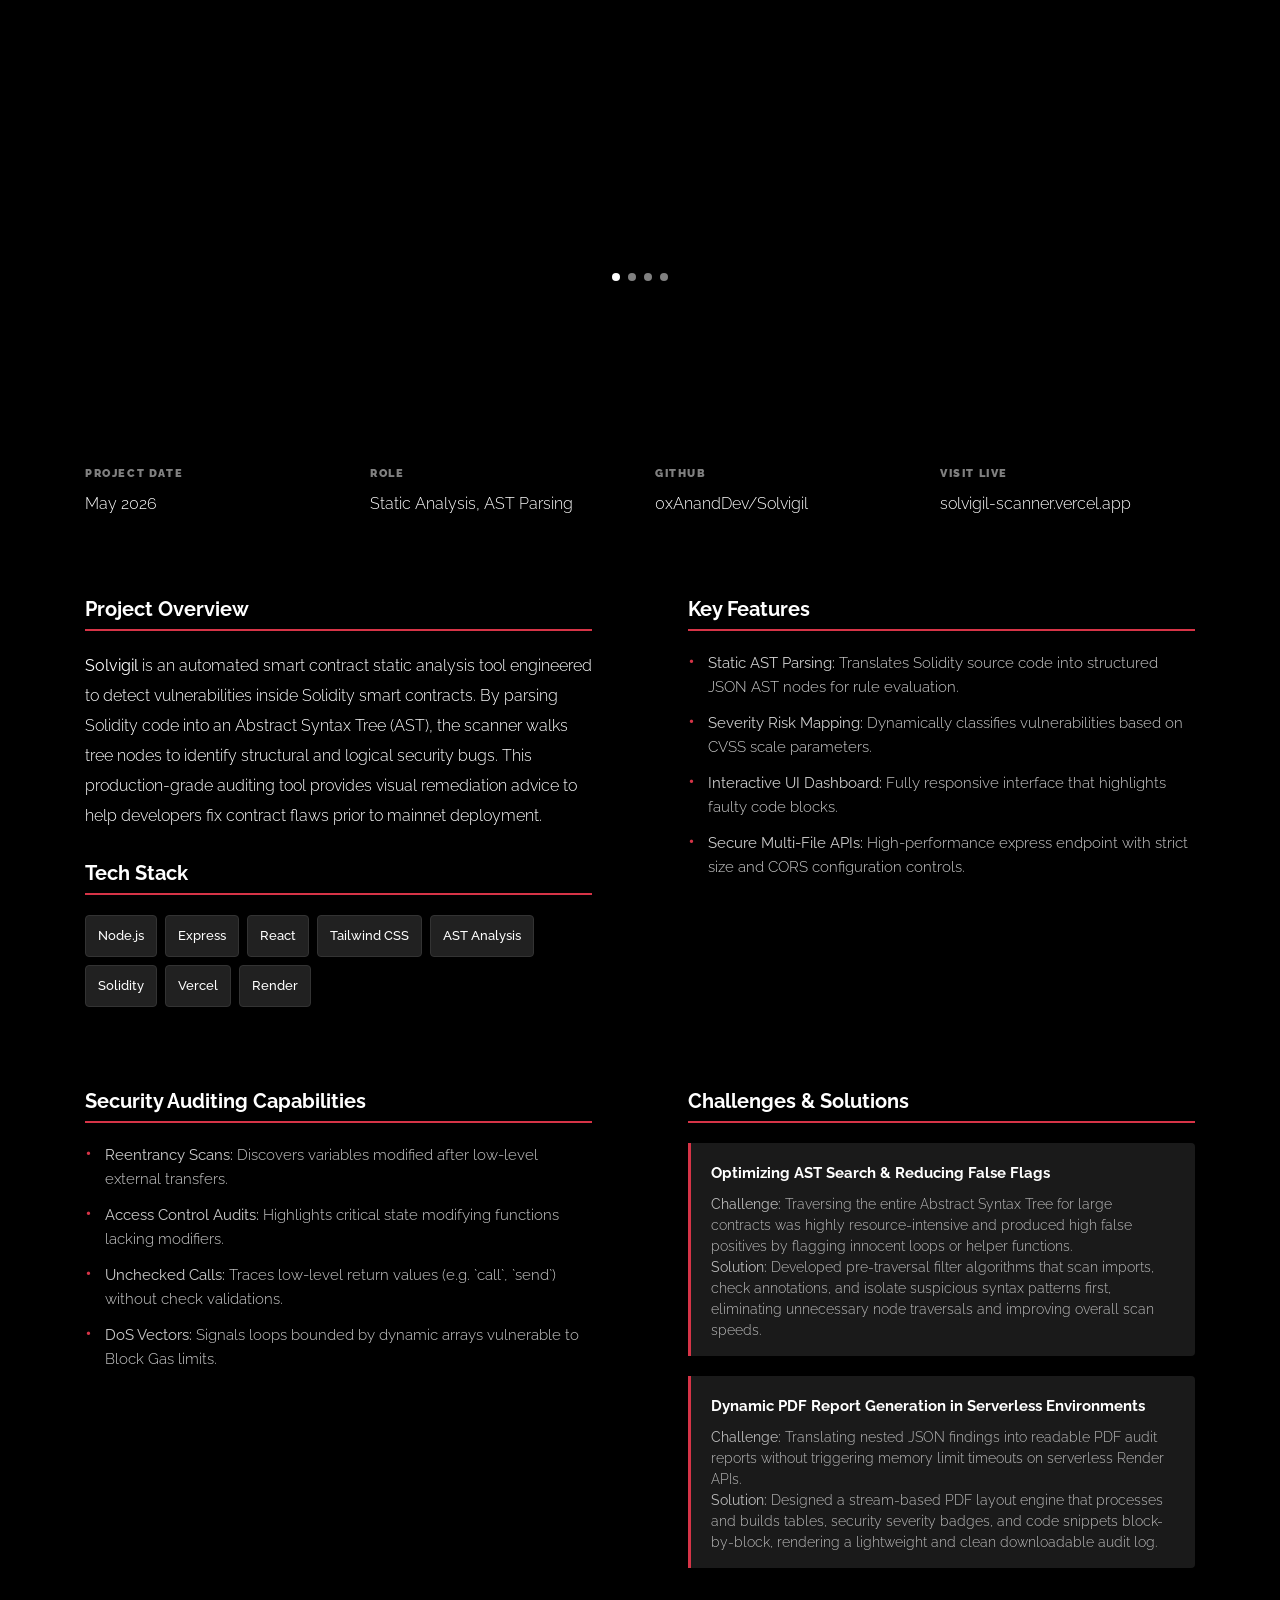
<file: portfolio-single-1.html>
<!doctype html>
<html lang="en">

<head>
  <title>Solvigil — Smart Contract Static Analysis Platform</title>
  <meta charset="utf-8">
  <meta name="viewport" content="width=device-width, initial-scale=1, shrink-to-fit=no">

  <meta name="description" content="Automated vulnerability detection tool using AST parsing to identify Reentrancy, Access Control flaws, and DoS attacks in smart contracts">
  <meta name="keywords" content="Solidity, Node.js, React, Security Analysis, Web3, Smart Contracts">
  <meta name="author" content="Anand Doddi">

  <link rel="stylesheet" href="css/vendor/icomoon/style.css">
  <link rel="stylesheet" href="css/vendor/owl.carousel.min.css">
  <link rel="stylesheet" href="css/vendor/aos.css">
  <link rel="stylesheet" href="css/vendor/animate.min.css">
  <link rel="stylesheet" href="css/vendor/bootstrap.min.css">
  <link rel="stylesheet" href="css/vendor/jquery.fancybox.min.css">

  <!-- Theme Style -->
  <link rel="stylesheet" href="css/style.css">

</head>

<body data-spy="scroll" data-target=".site-nav-target" data-offset="200">

  <nav class="unslate_co--site-mobile-menu">
    <div class="close-wrap d-flex">
      <a href="#" class="d-flex ml-auto js-menu-toggle">
        <span class="close-label">Close</span>
        <div class="close-times">
          <span class="bar1"></span>
          <span class="bar2"></span>
        </div>
      </a>
    </div>
    <div class="site-mobile-inner"></div>
  </nav>

  <div class="unslate_co--site-wrap">

    <div class="unslate_co--site-inner">

      <nav class="unslate_co--site-nav site-nav-target">

        <div class="container">

          <div class="row align-items-center justify-content-between text-left">
            <div class="col-md-5 text-right">
              <ul class="site-nav-ul js-clone-nav text-left d-none d-lg-inline-block">
                <li><a href="index.html#home-section" class="nav-link">Home</a></li>
                <li><a href="index.html#portfolio-section" class="nav-link">Projects</a></li>
                <li><a href="index.html#skills-section" class="nav-link">Technical Skills</a></li>
              </ul>
            </div>
            <div class="site-logo pos-absolute">
              <a href="index.html" class="unslate_co--site-logo">Anand<span>.</span></a>
            </div>
            <div class="col-md-5 text-right text-lg-left">
              <ul class="site-nav-ul js-clone-nav text-left d-none d-lg-inline-block">
                <li><a href="index.html#about-section" class="nav-link">About Me</a></li>
                <li><a href="index.html#certifications-section" class="nav-link">Certifications</a></li>
                <li><a href="index.html#contact-section" class="nav-link">Contact</a></li>
              </ul>

              <ul class="site-nav-ul-none-onepage text-right d-inline-block d-lg-none">
                <li><a href="#" class="js-menu-toggle">Menu</a></li>
              </ul>

            </div>
          </div>
        </div>

      </nav>
      <!-- END nav -->

      <div class="cover-v1 gradient-bottom-black jarallax" style="background-image: url('images/Solvigil/solvigil_scanner.png');">
        <div class="container">
          <div class="row align-items-center">

            <div class="col-md-10 mx-auto text-center">
              <h1 class="heading" data-aos="fade-up">Solvigil Security Scanner</h1>
              <h2 class="subheading" data-aos="fade-up" data-aos-delay="100">Smart Contract Static Analysis Platform</h2>
            </div>

          </div>
        </div>

        <a href="#portfolio-single-section" class="mouse-wrap smoothscroll">
          <span class="mouse">
            <span class="scroll"></span>
          </span>
          <span class="mouse-label">Scroll</span>
        </a>

      </div>
      <!-- END .cover-v1 -->

      <div class="container">
        <div class="portfolio-single-wrap unslate_co--section" id="portfolio-single-section">

          <div class="portfolio-single-inner">
            <h2 class="heading-portfolio-single-h2">Solvigil</h2>

            <div class="row justify-content-between mb-5">
              <div class="col-12 mb-4">
                <div class="owl-carousel single-slider">
                  <figure class="mb-4">
                    <img src="images/Solvigil/solvigil_scanner.png" alt="Solvigil Security Scanner - Dashboard" class="img-fluid rounded">
                  </figure>
                  <figure class="mb-4">
                    <img src="images/Solvigil/solvigil-scanner2.png" alt="Solvigil Security Scanner - Vulnerability Analysis" class="img-fluid rounded">
                  </figure>
                  <figure class="mb-4">
                    <img src="images/Solvigil/solvigil-scanner3.png" alt="Solvigil Security Scanner - AST Node Inspector" class="img-fluid rounded">
                  </figure>
                  <figure class="mb-4">
                    <img src="images/Solvigil/solvigil-scanner4.png" alt="Solvigil Security Scanner - Audit Summary Report" class="img-fluid rounded">
                  </figure>
                </div>
              </div>
              <div class="col-12 mb-5">
                <div class="row">
                  <div class="col-sm-6 col-md-6 col-lg-3">
                    <div class="detail-v1">
                      <span class="detail-label">Project Date</span>
                      <span class="detail-val">May 2026</span>
                    </div>
                  </div>
                  <div class="col-sm-6 col-md-6 col-lg-3">
                    <div class="detail-v1">
                      <span class="detail-label">Role</span>
                      <span class="detail-val"><a href="#">Static Analysis</a>, <a href="#">AST Parsing</a></span>
                    </div>
                  </div>
                  <div class="col-sm-6 col-md-6 col-lg-3">
                    <div class="detail-v1">
                      <span class="detail-label">Github</span>
                      <span class="detail-val"><a href="https://github.com/0xAnandDev/Solvigil" target="_blank">0xAnandDev/Solvigil</a></span>
                    </div>
                  </div>
                  <div class="col-sm-6 col-md-6 col-lg-3">
                    <div class="detail-v1">
                      <span class="detail-label">Visit Live</span>
                      <span class="detail-val"><a href="https://solvigil-scanner.vercel.app" target="_blank">solvigil-scanner.vercel.app</a></span>
                    </div>
                  </div>
                </div>
              </div>

              <!-- Refactored Content Sections -->
              <div class="col-md-6 pr-md-5">
                <h3 class="portfolio-section-title">Project Overview</h3>
                <p><strong>Solvigil</strong> is an automated smart contract static analysis tool engineered to detect vulnerabilities inside Solidity smart contracts. By parsing Solidity code into an Abstract Syntax Tree (AST), the scanner walks tree nodes to identify structural and logical security bugs. This production-grade auditing tool provides visual remediation advice to help developers fix contract flaws prior to mainnet deployment.</p>
                
                <h3 class="portfolio-section-title">Tech Stack</h3>
                <ul class="tech-tag-list">
                  <li class="tech-tag-item">Node.js</li>
                  <li class="tech-tag-item">Express</li>
                  <li class="tech-tag-item">React</li>
                  <li class="tech-tag-item">Tailwind CSS</li>
                  <li class="tech-tag-item">AST Analysis</li>
                  <li class="tech-tag-item">Solidity</li>
                  <li class="tech-tag-item">Vercel</li>
                  <li class="tech-tag-item">Render</li>
                </ul>
              </div>

              <div class="col-md-6 pl-md-5">
                <h3 class="portfolio-section-title">Key Features</h3>
                <ul class="portfolio-list">
                  <li class="portfolio-list-item"><strong>Static AST Parsing:</strong> Translates Solidity source code into structured JSON AST nodes for rule evaluation.</li>
                  <li class="portfolio-list-item"><strong>Severity Risk Mapping:</strong> Dynamically classifies vulnerabilities based on CVSS scale parameters.</li>
                  <li class="portfolio-list-item"><strong>Interactive UI Dashboard:</strong> Fully responsive interface that highlights faulty code blocks.</li>
                  <li class="portfolio-list-item"><strong>Secure Multi-File APIs:</strong> High-performance express endpoint with strict size and CORS configuration controls.</li>
                </ul>
              </div>

              <div class="col-12 mt-4">
                <div class="row">
                  <div class="col-md-6 pr-md-5">
                    <h3 class="portfolio-section-title">Security Auditing Capabilities</h3>
                    <ul class="portfolio-list">
                      <li class="portfolio-list-item"><strong>Reentrancy Scans:</strong> Discovers variables modified after low-level external transfers.</li>
                      <li class="portfolio-list-item"><strong>Access Control Audits:</strong> Highlights critical state modifying functions lacking modifiers.</li>
                      <li class="portfolio-list-item"><strong>Unchecked Calls:</strong> Traces low-level return values (e.g. `call`, `send`) without check validations.</li>
                      <li class="portfolio-list-item"><strong>DoS Vectors:</strong> Signals loops bounded by dynamic arrays vulnerable to Block Gas limits.</li>
                    </ul>
                  </div>
                  
                  <div class="col-md-6 pl-md-5">
                    <h3 class="portfolio-section-title">Challenges & Solutions</h3>
                    
                    <div class="challenge-box">
                      <div class="challenge-title">Optimizing AST Search & Reducing False Flags</div>
                      <p class="challenge-text"><strong>Challenge:</strong> Traversing the entire Abstract Syntax Tree for large contracts was highly resource-intensive and produced high false positives by flagging innocent loops or helper functions.
                      <br><strong>Solution:</strong> Developed pre-traversal filter algorithms that scan imports, check annotations, and isolate suspicious syntax patterns first, eliminating unnecessary node traversals and improving overall scan speeds.</p>
                    </div>

                    <div class="challenge-box">
                      <div class="challenge-title">Dynamic PDF Report Generation in Serverless Environments</div>
                      <p class="challenge-text"><strong>Challenge:</strong> Translating nested JSON findings into readable PDF audit reports without triggering memory limit timeouts on serverless Render APIs.
                      <br><strong>Solution:</strong> Designed a stream-based PDF layout engine that processes and builds tables, security severity badges, and code snippets block-by-block, rendering a lightweight and clean downloadable audit log.</p>
                    </div>
                  </div>
                </div>
              </div>

            </div>

          </div>
        </div>
      </div>
    </div>

    <footer class="unslate_co--footer unslate_co--section">
      <div class="container">
        <div class="row justify-content-center">
          <div class="col-md-7">

            <div class="footer-site-logo"><a href="#">Anand<span>.</span></a></div>

            <ul class="footer-site-social">
              <li><a href="https://github.com/0xAnandDev" target="_blank">GitHub</a></li>
              <li><a href="#">LinkedIn</a></li>
              <li><a href="#">Twitter</a></li>
            </ul>

            <p class="site-copyright">
              Copyright &copy;
              <script>
                document.write(new Date().getFullYear());
              </script> All rights reserved | Anand Doddi &mdash; Blockchain Developer
            </p>

          </div>
        </div>
      </div>
    </footer>

  </div>

  <!-- Loader -->
  <div id="unslate_co--overlayer"></div>
  <div class="site-loader-wrap">
    <div class="site-loader"></div>
  </div>

  <script src="js/scripts-dist.js"></script>
  <script src="js/main.js"></script>

</body>

</html>
</file>
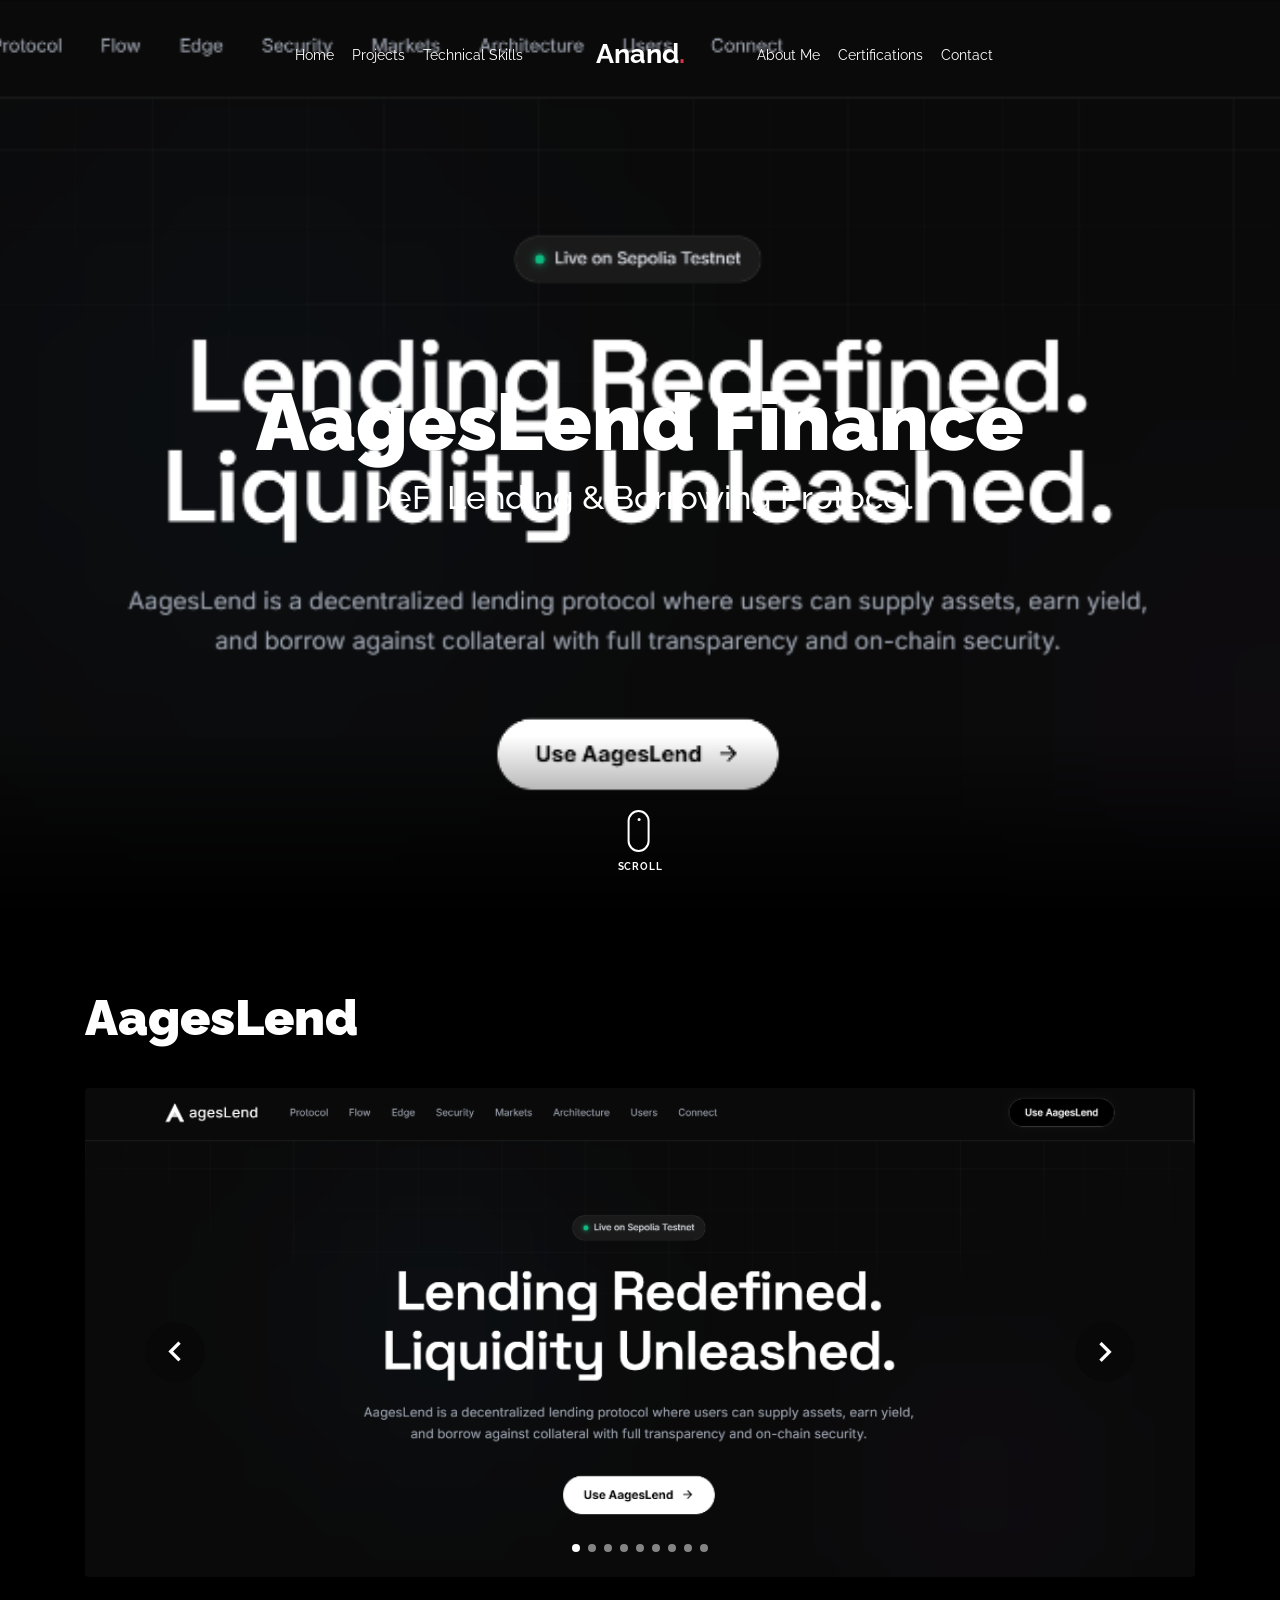
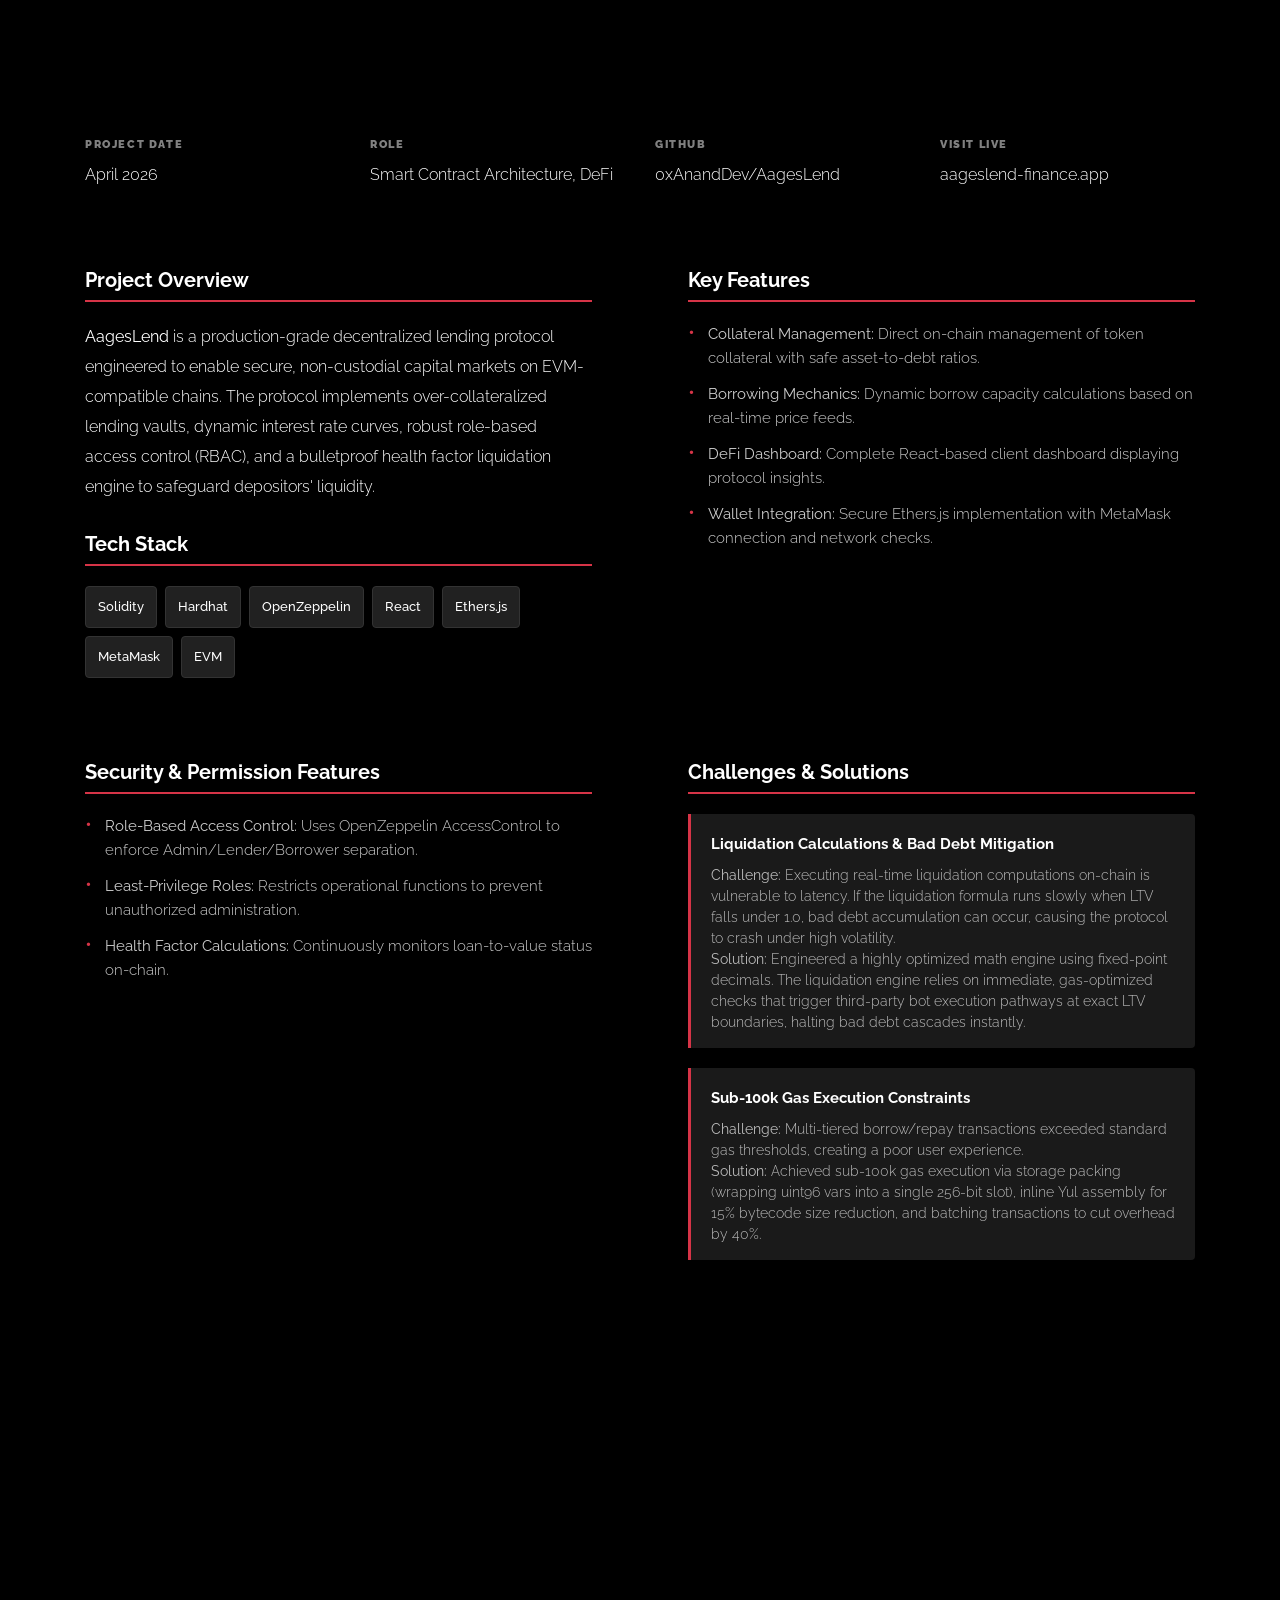
<file: portfolio-single-2.html>
<!doctype html>
<html lang="en">

<head>
  <title>AagesLend — DeFi Lending Protocol</title>
  <meta charset="utf-8">
  <meta name="viewport" content="width=device-width, initial-scale=1, shrink-to-fit=no">

  <meta name="description" content="Production DeFi lending protocol with collateral management, role-based access control, and health factor liquidation engine. Achieved sub-100k gas optimization.">
  <meta name="keywords" content="Solidity, DeFi, Gas Optimization, Web3, Smart Contracts, Lending Protocol">
  <meta name="author" content="Anand Doddi">

  <link rel="stylesheet" href="css/vendor/icomoon/style.css">
  <link rel="stylesheet" href="css/vendor/owl.carousel.min.css">
  <link rel="stylesheet" href="css/vendor/aos.css">
  <link rel="stylesheet" href="css/vendor/animate.min.css">
  <link rel="stylesheet" href="css/vendor/bootstrap.min.css">
  <link rel="stylesheet" href="css/vendor/jquery.fancybox.min.css">

  <!-- Theme Style -->
  <link rel="stylesheet" href="css/style.css">

</head>

<body data-spy="scroll" data-target=".site-nav-target" data-offset="200">

  <nav class="unslate_co--site-mobile-menu">
    <div class="close-wrap d-flex">
      <a href="#" class="d-flex ml-auto js-menu-toggle">
        <span class="close-label">Close</span>
        <div class="close-times">
          <span class="bar1"></span>
          <span class="bar2"></span>
        </div>
      </a>
    </div>
    <div class="site-mobile-inner"></div>
  </nav>

  <div class="unslate_co--site-wrap">

    <div class="unslate_co--site-inner">

      <nav class="unslate_co--site-nav site-nav-target">

        <div class="container">

          <div class="row align-items-center justify-content-between text-left">
            <div class="col-md-5 text-right">
              <ul class="site-nav-ul js-clone-nav text-left d-none d-lg-inline-block">
                <li><a href="index.html#home-section" class="nav-link">Home</a></li>
                <li><a href="index.html#portfolio-section" class="nav-link">Projects</a></li>
                <li><a href="index.html#skills-section" class="nav-link">Technical Skills</a></li>
              </ul>
            </div>
            <div class="site-logo pos-absolute">
              <a href="index.html" class="unslate_co--site-logo">Anand<span>.</span></a>
            </div>
            <div class="col-md-5 text-right text-lg-left">
              <ul class="site-nav-ul js-clone-nav text-left d-none d-lg-inline-block">
                <li><a href="index.html#about-section" class="nav-link">About Me</a></li>
                <li><a href="index.html#certifications-section" class="nav-link">Certifications</a></li>
                <li><a href="index.html#contact-section" class="nav-link">Contact</a></li>
              </ul>

              <ul class="site-nav-ul-none-onepage text-right d-inline-block d-lg-none">
                <li><a href="#" class="js-menu-toggle">Menu</a></li>
              </ul>

            </div>
          </div>
        </div>

      </nav>
      <!-- END nav -->

      <div class="cover-v1 gradient-bottom-black jarallax" style="background-image: url('images/AagesLend/aageslend_finance.png');">
        <div class="container">
          <div class="row align-items-center">

            <div class="col-md-10 mx-auto text-center">
              <h1 class="heading" data-aos="fade-up">AagesLend Finance</h1>
              <h2 class="subheading" data-aos="fade-up" data-aos-delay="100">DeFi Lending & Borrowing Protocol</h2>
            </div>

          </div>
        </div>

        <a href="#portfolio-single-section" class="mouse-wrap smoothscroll">
          <span class="mouse">
            <span class="scroll"></span>
          </span>
          <span class="mouse-label">Scroll</span>
        </a>

      </div>
      <!-- END .cover-v1 -->

      <div class="container">
        <div class="portfolio-single-wrap unslate_co--section" id="portfolio-single-section">

          <div class="portfolio-single-inner">
            <h2 class="heading-portfolio-single-h2">AagesLend</h2>

            <div class="row justify-content-between mb-5">
              <div class="col-12 mb-4">
                <div class="owl-carousel single-slider">
                  <figure class="mb-4">
                    <img src="images/AagesLend/aageslend_finance.png" alt="AagesLend Finance - Cover" class="img-fluid rounded">
                  </figure>
                  <figure class="mb-4">
                    <img src="images/AagesLend/Dashboard.png" alt="AagesLend Finance - Dashboard" class="img-fluid rounded">
                  </figure>
                  <figure class="mb-4">
                    <img src="images/AagesLend/ProtocolInsights.png" alt="AagesLend Finance - Protocol Insights" class="img-fluid rounded">
                  </figure>
                  <figure class="mb-4">
                    <img src="images/AagesLend/Approve+DepositingFlow.png" alt="AagesLend Finance - Approve and Deposit Flow" class="img-fluid rounded">
                  </figure>
                  <figure class="mb-4">
                    <img src="images/AagesLend/MintingFlow.png" alt="AagesLend Finance - Minting Flow" class="img-fluid rounded">
                  </figure>
                  <figure class="mb-4">
                    <img src="images/AagesLend/MintSuccess.png" alt="AagesLend Finance - Mint Success" class="img-fluid rounded">
                  </figure>
                  <figure class="mb-4">
                    <img src="images/AagesLend/BorrowPage.png" alt="AagesLend Finance - Borrow Page" class="img-fluid rounded">
                  </figure>
                  <figure class="mb-4">
                    <img src="images/AagesLend/BorrowPageConstraint.png" alt="AagesLend Finance - Borrow Constraints" class="img-fluid rounded">
                  </figure>
                  <figure class="mb-4">
                    <img src="images/AagesLend/MyLoansDashboard.png" alt="AagesLend Finance - My Loans Dashboard" class="img-fluid rounded">
                  </figure>
                </div>
              </div>
              <div class="col-12 mb-5">
                <div class="row">
                  <div class="col-sm-6 col-md-6 col-lg-3">
                    <div class="detail-v1">
                      <span class="detail-label">Project Date</span>
                      <span class="detail-val">April 2026</span>
                    </div>
                  </div>
                  <div class="col-sm-6 col-md-6 col-lg-3">
                    <div class="detail-v1">
                      <span class="detail-label">Role</span>
                      <span class="detail-val"><a href="#">Smart Contract Architecture</a>, <a href="#">DeFi</a></span>
                    </div>
                  </div>
                  <div class="col-sm-6 col-md-6 col-lg-3">
                    <div class="detail-v1">
                      <span class="detail-label">Github</span>
                      <span class="detail-val"><a href="https://github.com/0xAnandDev/AagesLend" target="_blank">0xAnandDev/AagesLend</a></span>
                    </div>
                  </div>
                  <div class="col-sm-6 col-md-6 col-lg-3">
                    <div class="detail-v1">
                      <span class="detail-label">Visit Live</span>
                      <span class="detail-val"><a href="https://aageslend-finance.vercel.app" target="_blank">aageslend-finance.app</a></span>
                    </div>
                  </div>
                </div>
              </div>

              <!-- Refactored Content Sections -->
              <div class="col-md-6 pr-md-5">
                <h3 class="portfolio-section-title">Project Overview</h3>
                <p><strong>AagesLend</strong> is a production-grade decentralized lending protocol engineered to enable secure, non-custodial capital markets on EVM-compatible chains. The protocol implements over-collateralized lending vaults, dynamic interest rate curves, robust role-based access control (RBAC), and a bulletproof health factor liquidation engine to safeguard depositors' liquidity.</p>
                
                <h3 class="portfolio-section-title">Tech Stack</h3>
                <ul class="tech-tag-list">
                  <li class="tech-tag-item">Solidity</li>
                  <li class="tech-tag-item">Hardhat</li>
                  <li class="tech-tag-item">OpenZeppelin</li>
                  <li class="tech-tag-item">React</li>
                  <li class="tech-tag-item">Ethers.js</li>
                  <li class="tech-tag-item">MetaMask</li>
                  <li class="tech-tag-item">EVM</li>
                </ul>
              </div>

              <div class="col-md-6 pl-md-5">
                <h3 class="portfolio-section-title">Key Features</h3>
                <ul class="portfolio-list">
                  <li class="portfolio-list-item"><strong>Collateral Management:</strong> Direct on-chain management of token collateral with safe asset-to-debt ratios.</li>
                  <li class="portfolio-list-item"><strong>Borrowing Mechanics:</strong> Dynamic borrow capacity calculations based on real-time price feeds.</li>
                  <li class="portfolio-list-item"><strong>DeFi Dashboard:</strong> Complete React-based client dashboard displaying protocol insights.</li>
                  <li class="portfolio-list-item"><strong>Wallet Integration:</strong> Secure Ethers.js implementation with MetaMask connection and network checks.</li>
                </ul>
              </div>

              <div class="col-12 mt-4">
                <div class="row">
                  <div class="col-md-6 pr-md-5">
                    <h3 class="portfolio-section-title">Security & Permission Features</h3>
                    <ul class="portfolio-list">
                      <li class="portfolio-list-item"><strong>Role-Based Access Control:</strong> Uses OpenZeppelin AccessControl to enforce Admin/Lender/Borrower separation.</li>
                      <li class="portfolio-list-item"><strong>Least-Privilege Roles:</strong> Restricts operational functions to prevent unauthorized administration.</li>
                      <li class="portfolio-list-item"><strong>Health Factor Calculations:</strong> Continuously monitors loan-to-value status on-chain.</li>
                    </ul>
                  </div>
                  
                  <div class="col-md-6 pl-md-5">
                    <h3 class="portfolio-section-title">Challenges & Solutions</h3>
                    
                    <div class="challenge-box">
                      <div class="challenge-title">Liquidation Calculations & Bad Debt Mitigation</div>
                      <p class="challenge-text"><strong>Challenge:</strong> Executing real-time liquidation computations on-chain is vulnerable to latency. If the liquidation formula runs slowly when LTV falls under 1.0, bad debt accumulation can occur, causing the protocol to crash under high volatility.
                      <br><strong>Solution:</strong> Engineered a highly optimized math engine using fixed-point decimals. The liquidation engine relies on immediate, gas-optimized checks that trigger third-party bot execution pathways at exact LTV boundaries, halting bad debt cascades instantly.</p>
                    </div>

                    <div class="challenge-box">
                      <div class="challenge-title">Sub-100k Gas Execution Constraints</div>
                      <p class="challenge-text"><strong>Challenge:</strong> Multi-tiered borrow/repay transactions exceeded standard gas thresholds, creating a poor user experience.
                      <br><strong>Solution:</strong> Achieved sub-100k gas execution via storage packing (wrapping uint96 vars into a single 256-bit slot), inline Yul assembly for 15% bytecode size reduction, and batching transactions to cut overhead by 40%.</p>
                    </div>
                  </div>
                </div>
              </div>

            </div>

          </div>
        </div>
      </div>
    </div>

    <footer class="unslate_co--footer unslate_co--section">
      <div class="container">
        <div class="row justify-content-center">
          <div class="col-md-7">

            <div class="footer-site-logo"><a href="#">Anand<span>.</span></a></div>

            <ul class="footer-site-social">
              <li><a href="https://github.com/0xAnandDev" target="_blank">GitHub</a></li>
              <li><a href="#">LinkedIn</a></li>
              <li><a href="#">Twitter</a></li>
            </ul>

            <p class="site-copyright">
              Copyright &copy;
              <script>
                document.write(new Date().getFullYear());
              </script> All rights reserved | Anand Doddi &mdash; Blockchain Developer
            </p>

          </div>
        </div>
      </div>
    </footer>

  </div>

  <!-- Loader -->
  <div id="unslate_co--overlayer"></div>
  <div class="site-loader-wrap">
    <div class="site-loader"></div>
  </div>

  <script src="js/scripts-dist.js"></script>
  <script src="js/main.js"></script>

</body>

</html>
</file>
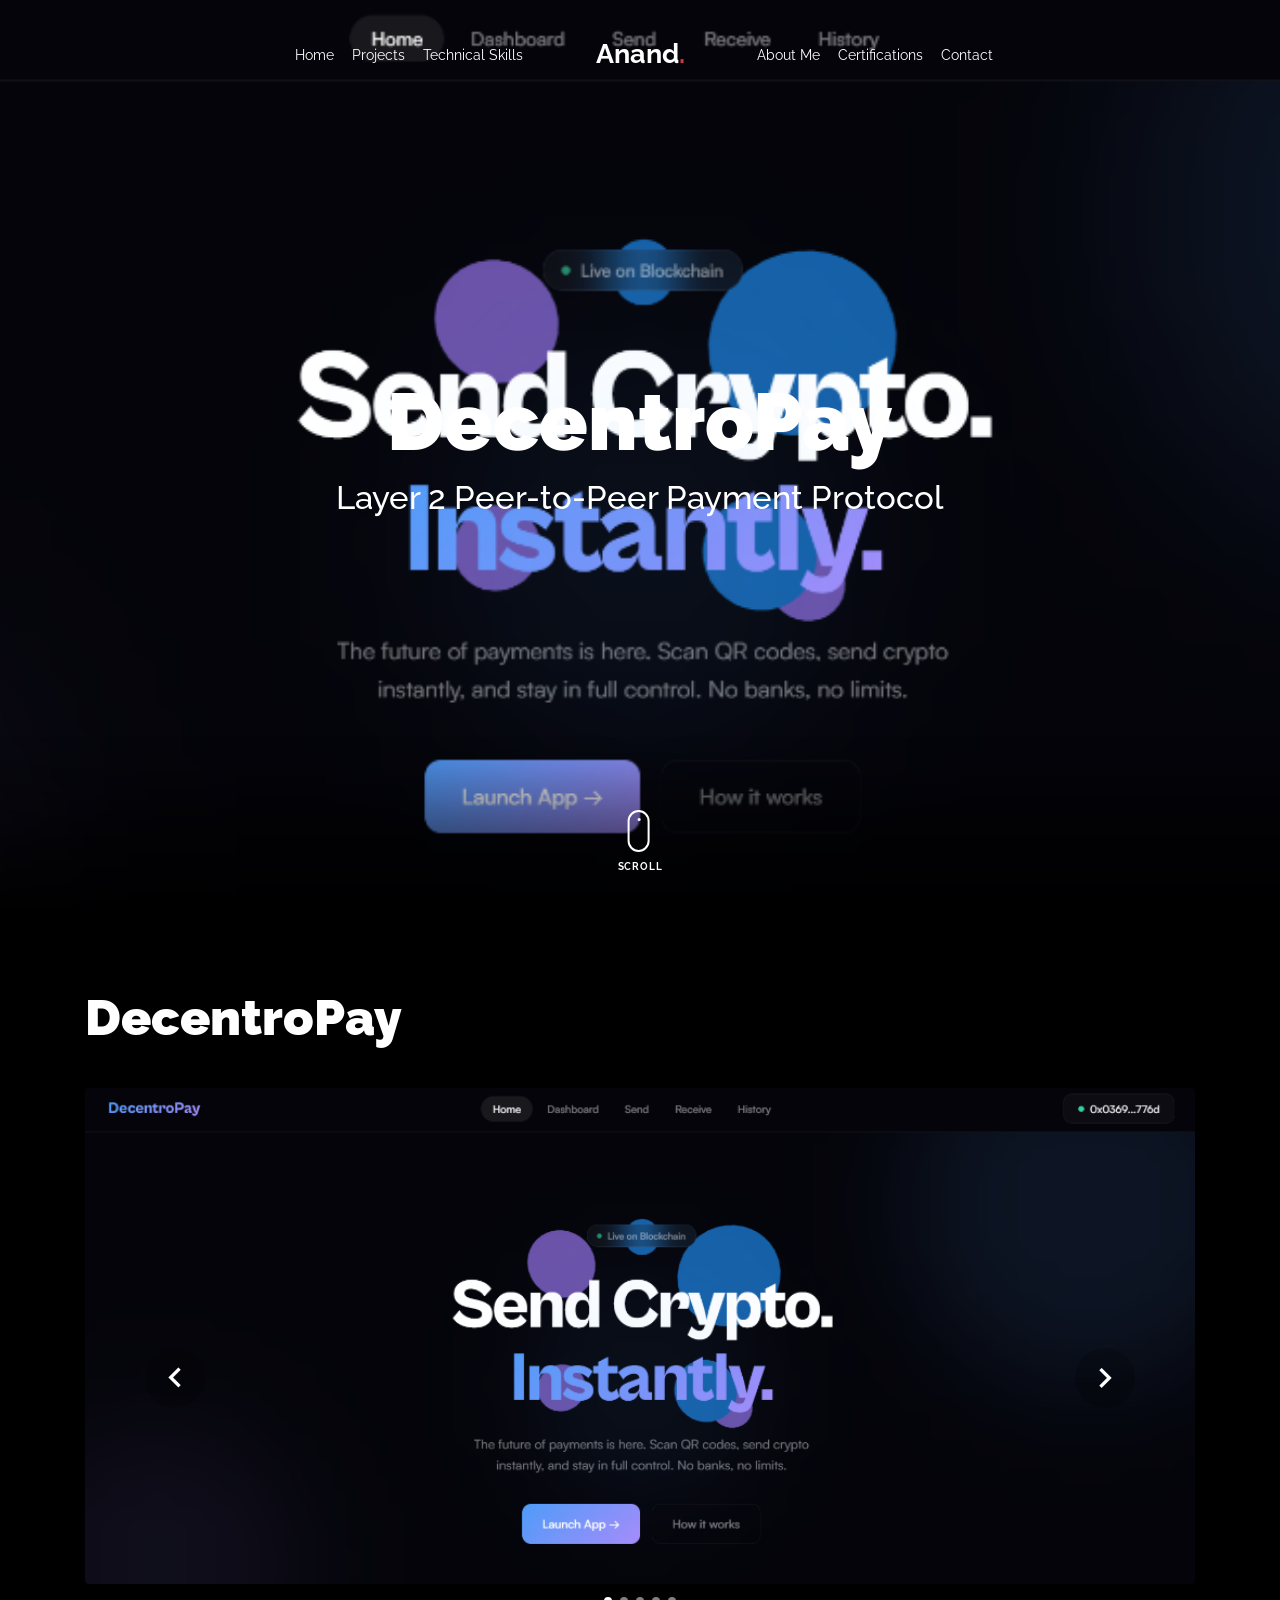
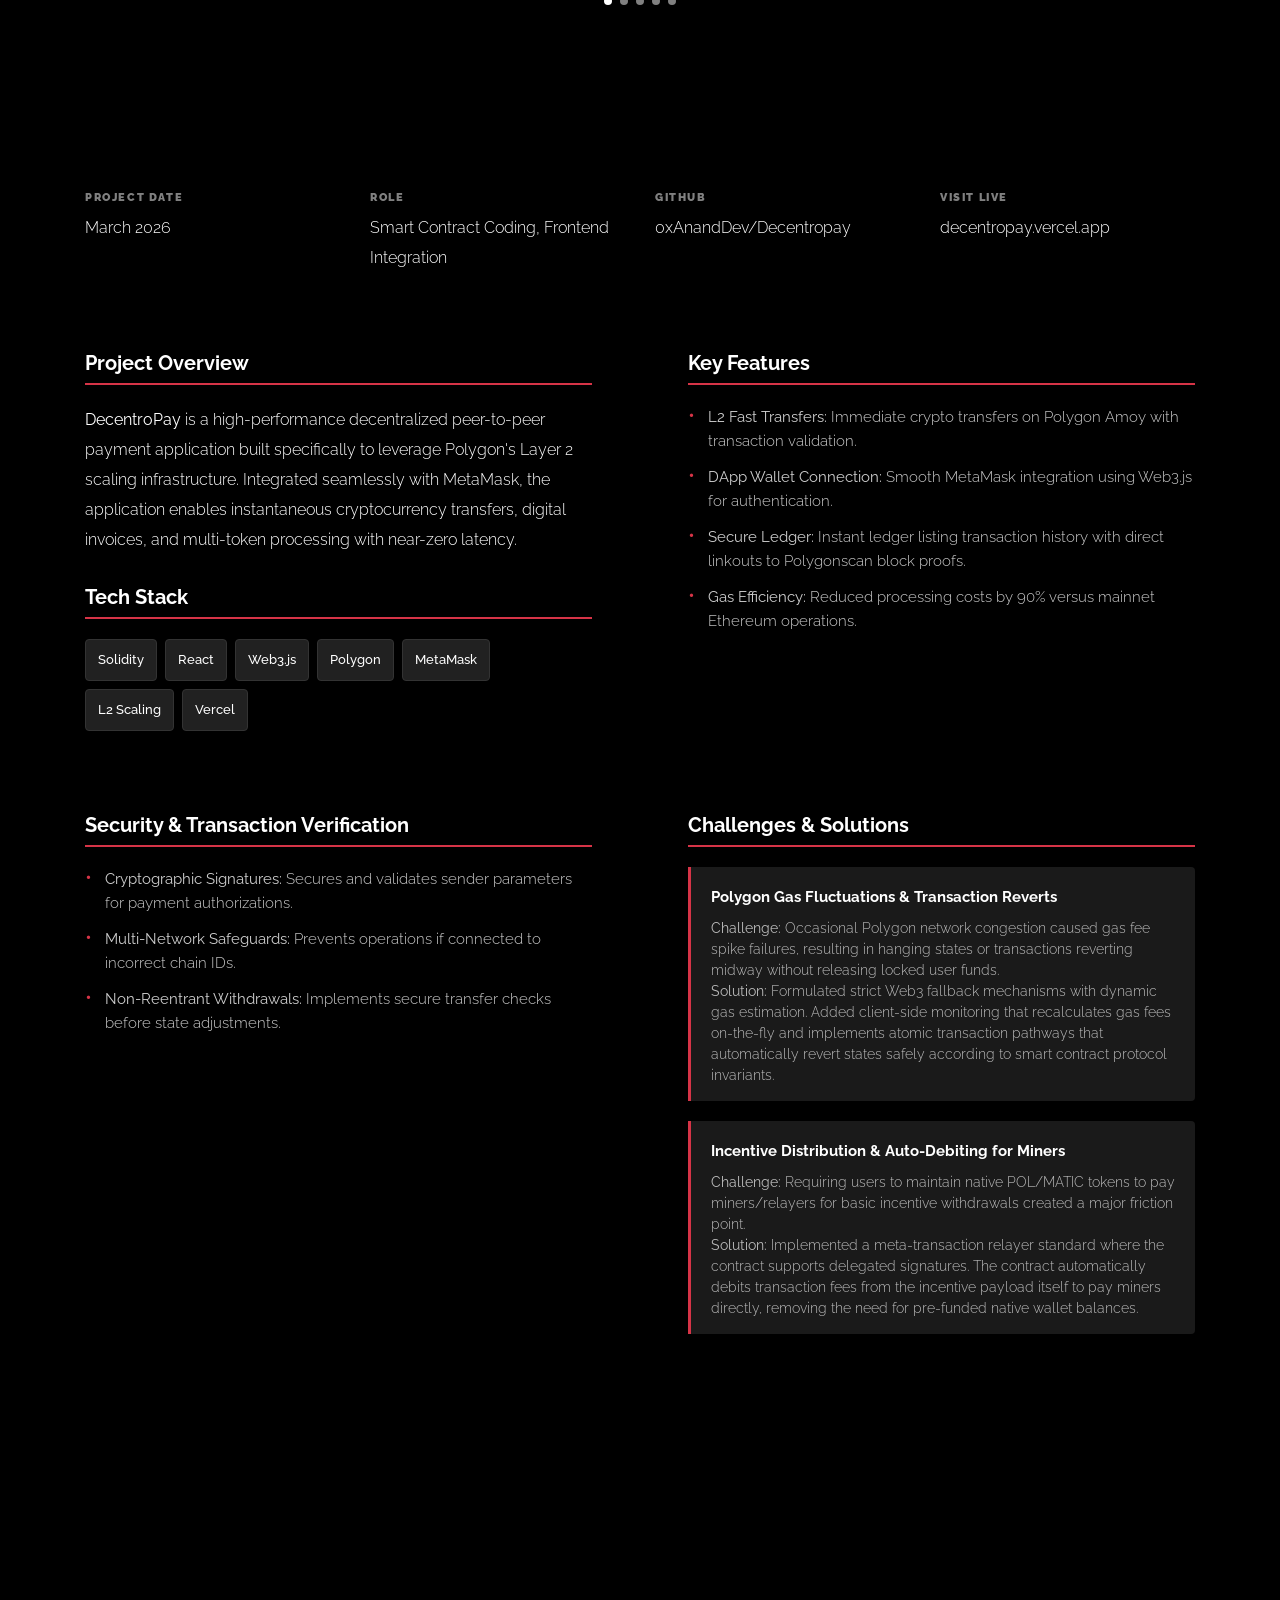
<file: portfolio-single-3.html>
<!doctype html>
<html lang="en">

<head>
  <title>DecentroPay — Layer 2 Payment Application</title>
  <meta charset="utf-8">
  <meta name="viewport" content="width=device-width, initial-scale=1, shrink-to-fit=no">

  <meta name="description" content="Decentralized peer-to-peer payment application on Polygon Amoy with MetaMask integration. 90% gas fee reduction vs Ethereum mainnet.">
  <meta name="keywords" content="Polygon, Web3.js, Payment Processing, L2, MetaMask, Smart Contracts">
  <meta name="author" content="Anand Doddi">

  <link rel="stylesheet" href="css/vendor/icomoon/style.css">
  <link rel="stylesheet" href="css/vendor/owl.carousel.min.css">
  <link rel="stylesheet" href="css/vendor/aos.css">
  <link rel="stylesheet" href="css/vendor/animate.min.css">
  <link rel="stylesheet" href="css/vendor/bootstrap.min.css">
  <link rel="stylesheet" href="css/vendor/jquery.fancybox.min.css">

  <!-- Theme Style -->
  <link rel="stylesheet" href="css/style.css">

</head>

<body data-spy="scroll" data-target=".site-nav-target" data-offset="200">

  <nav class="unslate_co--site-mobile-menu">
    <div class="close-wrap d-flex">
      <a href="#" class="d-flex ml-auto js-menu-toggle">
        <span class="close-label">Close</span>
        <div class="close-times">
          <span class="bar1"></span>
          <span class="bar2"></span>
        </div>
      </a>
    </div>
    <div class="site-mobile-inner"></div>
  </nav>

  <div class="unslate_co--site-wrap">

    <div class="unslate_co--site-inner">

      <nav class="unslate_co--site-nav site-nav-target">

        <div class="container">

          <div class="row align-items-center justify-content-between text-left">
            <div class="col-md-5 text-right">
              <ul class="site-nav-ul js-clone-nav text-left d-none d-lg-inline-block">
                <li><a href="index.html#home-section" class="nav-link">Home</a></li>
                <li><a href="index.html#portfolio-section" class="nav-link">Projects</a></li>
                <li><a href="index.html#skills-section" class="nav-link">Technical Skills</a></li>
              </ul>
            </div>
            <div class="site-logo pos-absolute">
              <a href="index.html" class="unslate_co--site-logo">Anand<span>.</span></a>
            </div>
            <div class="col-md-5 text-right text-lg-left">
              <ul class="site-nav-ul js-clone-nav text-left d-none d-lg-inline-block">
                <li><a href="index.html#about-section" class="nav-link">About Me</a></li>
                <li><a href="index.html#certifications-section" class="nav-link">Certifications</a></li>
                <li><a href="index.html#contact-section" class="nav-link">Contact</a></li>
              </ul>

              <ul class="site-nav-ul-none-onepage text-right d-inline-block d-lg-none">
                <li><a href="#" class="js-menu-toggle">Menu</a></li>
              </ul>

            </div>
          </div>
        </div>

      </nav>
      <!-- END nav -->

      <div class="cover-v1 gradient-bottom-black jarallax" style="background-image: url('images/Decentropay/decentropay.png');">
        <div class="container">
          <div class="row align-items-center">

            <div class="col-md-10 mx-auto text-center">
              <h1 class="heading" data-aos="fade-up">DecentroPay</h1>
              <h2 class="subheading" data-aos="fade-up" data-aos-delay="100">Layer 2 Peer-to-Peer Payment Protocol</h2>
            </div>

          </div>
        </div>

        <a href="#portfolio-single-section" class="mouse-wrap smoothscroll">
          <span class="mouse">
            <span class="scroll"></span>
          </span>
          <span class="mouse-label">Scroll</span>
        </a>

      </div>
      <!-- END .cover-v1 -->

      <div class="container">
        <div class="portfolio-single-wrap unslate_co--section" id="portfolio-single-section">

          <div class="portfolio-single-inner">
            <h2 class="heading-portfolio-single-h2">DecentroPay</h2>

            <div class="row justify-content-between mb-5">
              <div class="col-12 mb-4">
                <div class="owl-carousel single-slider">
                  <figure class="mb-4">
                    <img src="images/Decentropay/decentropay.png" alt="DecentroPay - Cover Layout" class="img-fluid rounded">
                  </figure>
                  <figure class="mb-4">
                    <img src="images/Decentropay/metamask-confirmation.png" alt="DecentroPay - MetaMask Confirmation Screen" class="img-fluid rounded">
                  </figure>
                  <figure class="mb-4">
                    <img src="images/Decentropay/balance-update.png" alt="DecentroPay - Real-time Balance Changes" class="img-fluid rounded">
                  </figure>
                  <figure class="mb-4">
                    <img src="images/Decentropay/transaction-history.png" alt="DecentroPay - Transaction Ledger History" class="img-fluid rounded">
                  </figure>
                  <figure class="mb-4">
                    <img src="images/Decentropay/polygonscan-proof.png" alt="DecentroPay - On-chain Polygonscan Proof" class="img-fluid rounded">
                  </figure>
                </div>
              </div>
              <div class="col-12 mb-5">
                <div class="row">
                  <div class="col-sm-6 col-md-6 col-lg-3">
                    <div class="detail-v1">
                      <span class="detail-label">Project Date</span>
                      <span class="detail-val">March 2026</span>
                    </div>
                  </div>
                  <div class="col-sm-6 col-md-6 col-lg-3">
                    <div class="detail-v1">
                      <span class="detail-label">Role</span>
                      <span class="detail-val"><a href="#">Smart Contract Coding</a>, <a href="#">Frontend Integration</a></span>
                    </div>
                  </div>
                  <div class="col-sm-6 col-md-6 col-lg-3">
                    <div class="detail-v1">
                      <span class="detail-label">Github</span>
                      <span class="detail-val"><a href="https://github.com/0xAnandDev/Decentropay" target="_blank">0xAnandDev/Decentropay</a></span>
                    </div>
                  </div>
                  <div class="col-sm-6 col-md-6 col-lg-3">
                    <div class="detail-v1">
                      <span class="detail-label">Visit Live</span>
                      <span class="detail-val"><a href="https://decentropay.vercel.app" target="_blank">decentropay.vercel.app</a></span>
                    </div>
                  </div>
                </div>
              </div>

              <!-- Refactored Content Sections -->
              <div class="col-md-6 pr-md-5">
                <h3 class="portfolio-section-title">Project Overview</h3>
                <p><strong>DecentroPay</strong> is a high-performance decentralized peer-to-peer payment application built specifically to leverage Polygon's Layer 2 scaling infrastructure. Integrated seamlessly with MetaMask, the application enables instantaneous cryptocurrency transfers, digital invoices, and multi-token processing with near-zero latency.</p>
                
                <h3 class="portfolio-section-title">Tech Stack</h3>
                <ul class="tech-tag-list">
                  <li class="tech-tag-item">Solidity</li>
                  <li class="tech-tag-item">React</li>
                  <li class="tech-tag-item">Web3.js</li>
                  <li class="tech-tag-item">Polygon</li>
                  <li class="tech-tag-item">MetaMask</li>
                  <li class="tech-tag-item">L2 Scaling</li>
                  <li class="tech-tag-item">Vercel</li>
                </ul>
              </div>

              <div class="col-md-6 pl-md-5">
                <h3 class="portfolio-section-title">Key Features</h3>
                <ul class="portfolio-list">
                  <li class="portfolio-list-item"><strong>L2 Fast Transfers:</strong> Immediate crypto transfers on Polygon Amoy with transaction validation.</li>
                  <li class="portfolio-list-item"><strong>DApp Wallet Connection:</strong> Smooth MetaMask integration using Web3.js for authentication.</li>
                  <li class="portfolio-list-item"><strong>Secure Ledger:</strong> Instant ledger listing transaction history with direct linkouts to Polygonscan block proofs.</li>
                  <li class="portfolio-list-item"><strong>Gas Efficiency:</strong> Reduced processing costs by 90% versus mainnet Ethereum operations.</li>
                </ul>
              </div>

              <div class="col-12 mt-4">
                <div class="row">
                  <div class="col-md-6 pr-md-5">
                    <h3 class="portfolio-section-title">Security & Transaction Verification</h3>
                    <ul class="portfolio-list">
                      <li class="portfolio-list-item"><strong>Cryptographic Signatures:</strong> Secures and validates sender parameters for payment authorizations.</li>
                      <li class="portfolio-list-item"><strong>Multi-Network Safeguards:</strong> Prevents operations if connected to incorrect chain IDs.</li>
                      <li class="portfolio-list-item"><strong>Non-Reentrant Withdrawals:</strong> Implements secure transfer checks before state adjustments.</li>
                    </ul>
                  </div>
                  
                  <div class="col-md-6 pl-md-5">
                    <h3 class="portfolio-section-title">Challenges & Solutions</h3>
                    
                    <div class="challenge-box">
                      <div class="challenge-title">Polygon Gas Fluctuations & Transaction Reverts</div>
                      <p class="challenge-text"><strong>Challenge:</strong> Occasional Polygon network congestion caused gas fee spike failures, resulting in hanging states or transactions reverting midway without releasing locked user funds.
                      <br><strong>Solution:</strong> Formulated strict Web3 fallback mechanisms with dynamic gas estimation. Added client-side monitoring that recalculates gas fees on-the-fly and implements atomic transaction pathways that automatically revert states safely according to smart contract protocol invariants.</p>
                    </div>

                    <div class="challenge-box">
                      <div class="challenge-title">Incentive Distribution & Auto-Debiting for Miners</div>
                      <p class="challenge-text"><strong>Challenge:</strong> Requiring users to maintain native POL/MATIC tokens to pay miners/relayers for basic incentive withdrawals created a major friction point.
                      <br><strong>Solution:</strong> Implemented a meta-transaction relayer standard where the contract supports delegated signatures. The contract automatically debits transaction fees from the incentive payload itself to pay miners directly, removing the need for pre-funded native wallet balances.</p>
                    </div>
                  </div>
                </div>
              </div>

            </div>

          </div>
        </div>
      </div>
    </div>

    <footer class="unslate_co--footer unslate_co--section">
      <div class="container">
        <div class="row justify-content-center">
          <div class="col-md-7">

            <div class="footer-site-logo"><a href="#">Anand<span>.</span></a></div>

            <ul class="footer-site-social">
              <li><a href="https://github.com/0xAnandDev" target="_blank">GitHub</a></li>
              <li><a href="#">LinkedIn</a></li>
              <li><a href="#">Twitter</a></li>
            </ul>

            <p class="site-copyright">
              Copyright &copy;
              <script>
                document.write(new Date().getFullYear());
              </script> All rights reserved | Anand Doddi &mdash; Blockchain Developer
            </p>

          </div>
        </div>
      </div>
    </footer>

  </div>

  <!-- Loader -->
  <div id="unslate_co--overlayer"></div>
  <div class="site-loader-wrap">
    <div class="site-loader"></div>
  </div>

  <script src="js/scripts-dist.js"></script>
  <script src="js/main.js"></script>

</body>

</html>
</file>
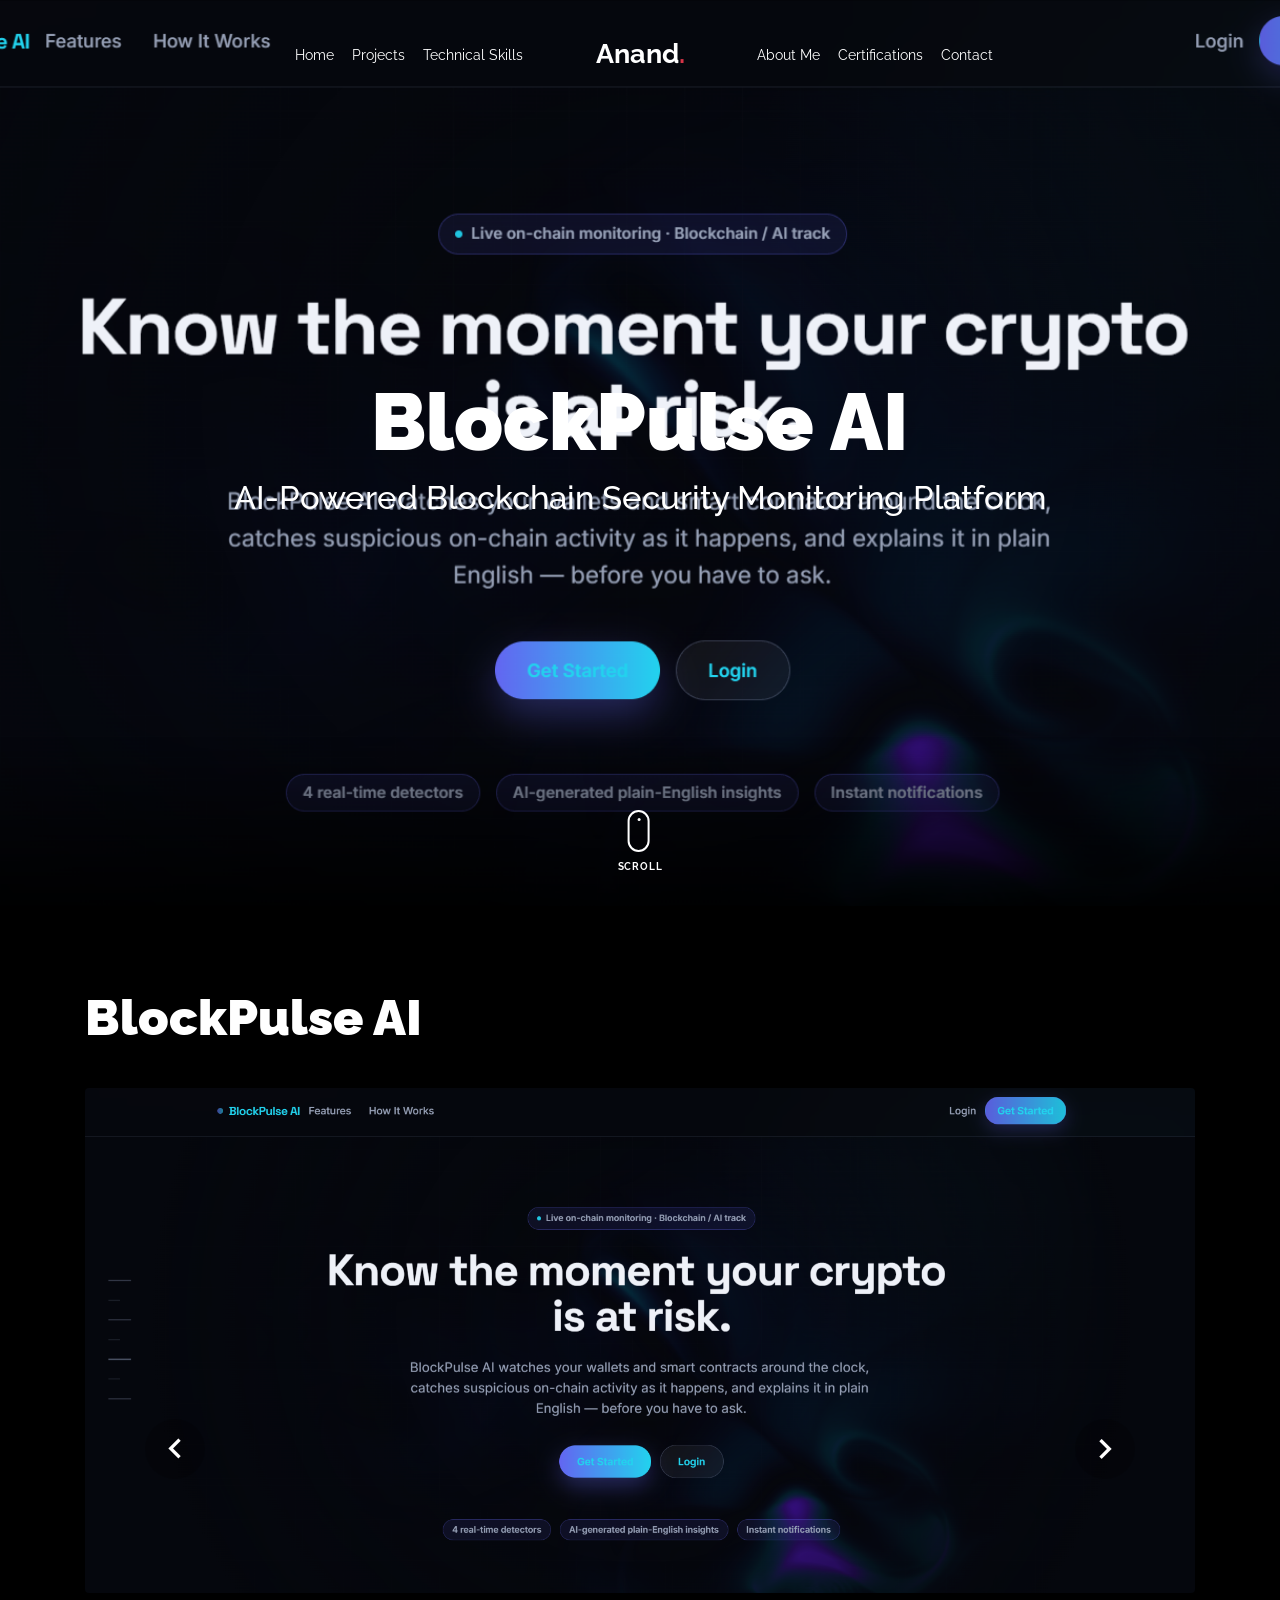
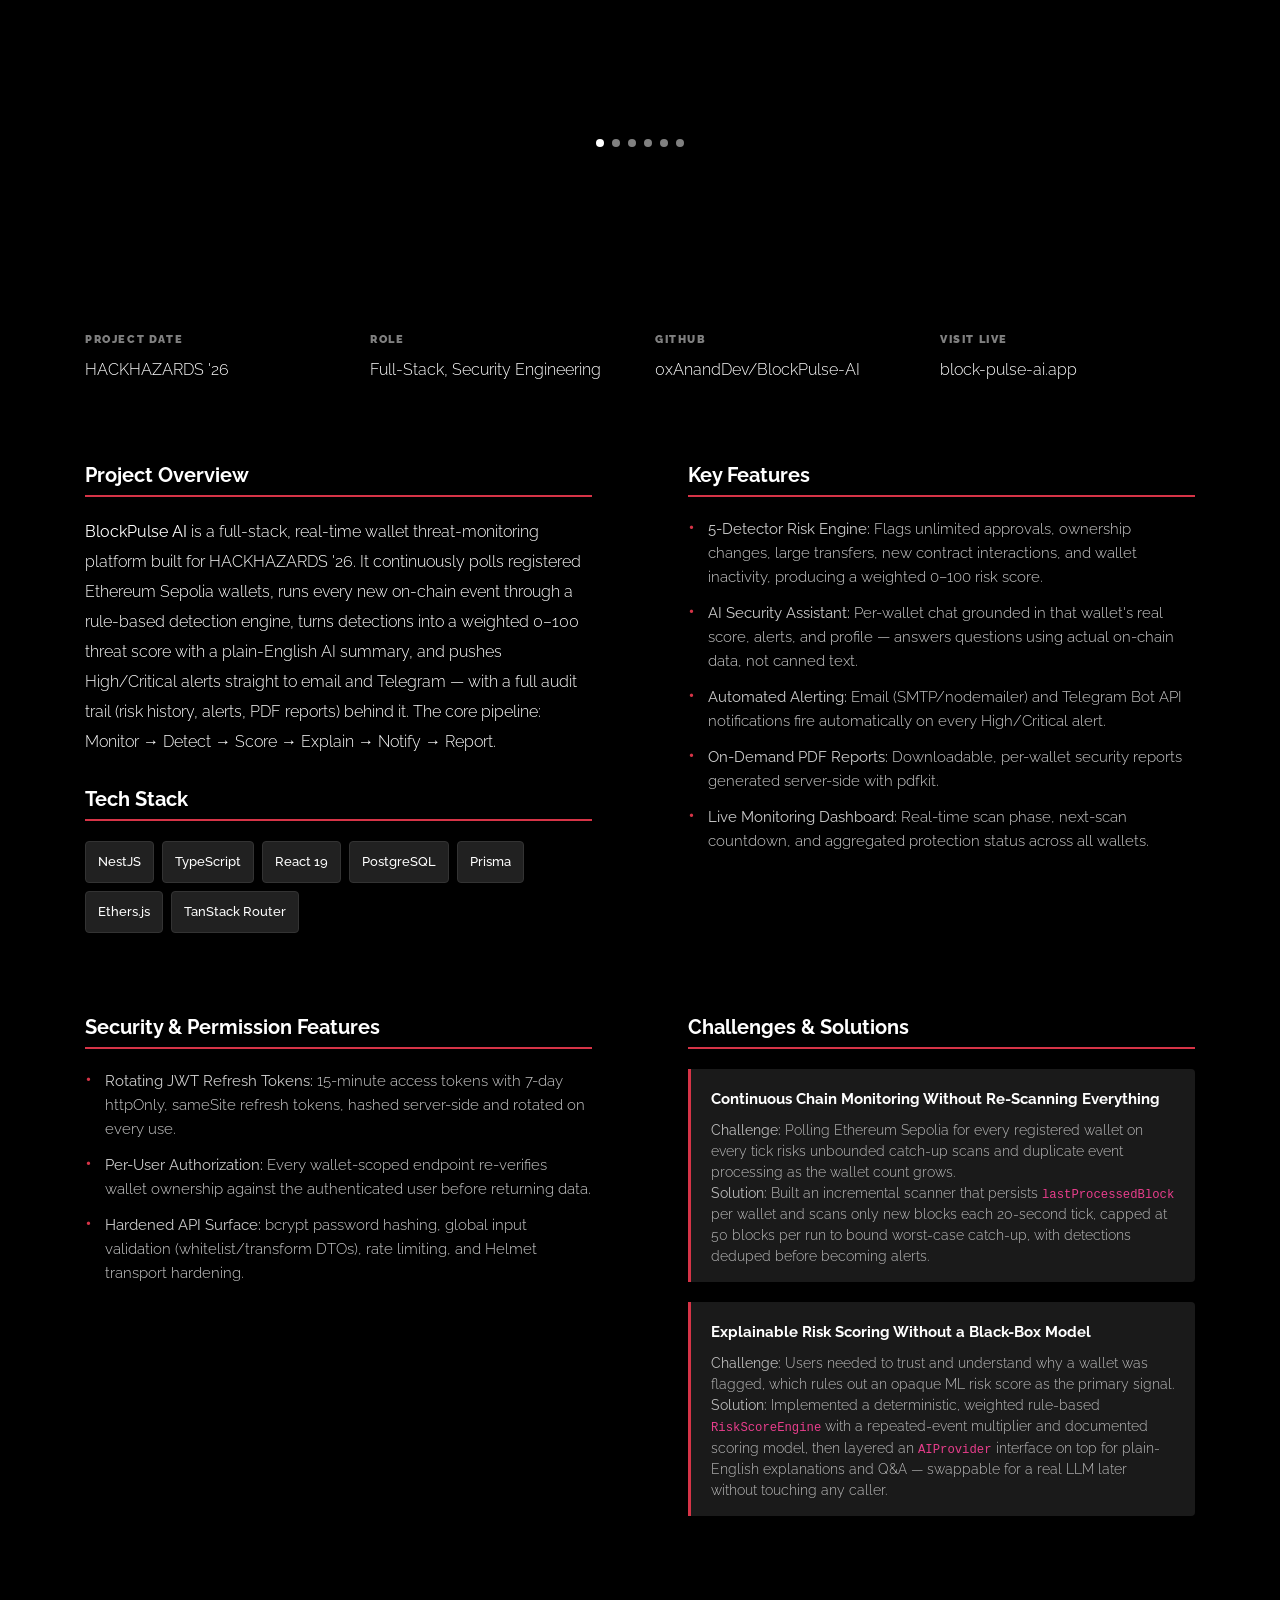
<file: portfolio-single-5.html>
<!doctype html>
<html lang="en">

<head>
  <title>BlockPulse AI — AI-Powered Blockchain Security Monitoring</title>
  <meta charset="utf-8">
  <meta name="viewport" content="width=device-width, initial-scale=1, shrink-to-fit=no">

  <meta name="description" content="Full-stack real-time wallet threat-monitoring platform with a 5-detector risk engine, AI security assistant, and automated Email/Telegram alerting.">
  <meta name="keywords" content="NestJS, TypeScript, React, PostgreSQL, Prisma, Ethers.js, Security Monitoring">
  <meta name="author" content="Anand Doddi">

  <link rel="stylesheet" href="css/vendor/icomoon/style.css">
  <link rel="stylesheet" href="css/vendor/owl.carousel.min.css">
  <link rel="stylesheet" href="css/vendor/aos.css">
  <link rel="stylesheet" href="css/vendor/animate.min.css">
  <link rel="stylesheet" href="css/vendor/bootstrap.min.css">
  <link rel="stylesheet" href="css/vendor/jquery.fancybox.min.css">

  <!-- Theme Style -->
  <link rel="stylesheet" href="css/style.css">

</head>

<body data-spy="scroll" data-target=".site-nav-target" data-offset="200">

  <nav class="unslate_co--site-mobile-menu">
    <div class="close-wrap d-flex">
      <a href="#" class="d-flex ml-auto js-menu-toggle">
        <span class="close-label">Close</span>
        <div class="close-times">
          <span class="bar1"></span>
          <span class="bar2"></span>
        </div>
      </a>
    </div>
    <div class="site-mobile-inner"></div>
  </nav>

  <div class="unslate_co--site-wrap">

    <div class="unslate_co--site-inner">

      <nav class="unslate_co--site-nav site-nav-target">

        <div class="container">

          <div class="row align-items-center justify-content-between text-left">
            <div class="col-md-5 text-right">
              <ul class="site-nav-ul js-clone-nav text-left d-none d-lg-inline-block">
                <li><a href="index.html#home-section" class="nav-link">Home</a></li>
                <li><a href="index.html#portfolio-section" class="nav-link">Projects</a></li>
                <li><a href="index.html#skills-section" class="nav-link">Technical Skills</a></li>
              </ul>
            </div>
            <div class="site-logo pos-absolute">
              <a href="index.html" class="unslate_co--site-logo">Anand<span>.</span></a>
            </div>
            <div class="col-md-5 text-right text-lg-left">
              <ul class="site-nav-ul js-clone-nav text-left d-none d-lg-inline-block">
                <li><a href="index.html#about-section" class="nav-link">About Me</a></li>
                <li><a href="index.html#certifications-section" class="nav-link">Certifications</a></li>
                <li><a href="index.html#contact-section" class="nav-link">Contact</a></li>
              </ul>

              <ul class="site-nav-ul-none-onepage text-right d-inline-block d-lg-none">
                <li><a href="#" class="js-menu-toggle">Menu</a></li>
              </ul>

            </div>
          </div>
        </div>

      </nav>
      <!-- END nav -->

      <div class="cover-v1 gradient-bottom-black jarallax" style="background-image: url('images/BlockpulseAI/LandingPage.png');">
        <div class="container">
          <div class="row align-items-center">

            <div class="col-md-10 mx-auto text-center">
              <h1 class="heading" data-aos="fade-up">BlockPulse AI</h1>
              <h2 class="subheading" data-aos="fade-up" data-aos-delay="100">AI-Powered Blockchain Security Monitoring Platform</h2>
            </div>

          </div>
        </div>

        <a href="#portfolio-single-section" class="mouse-wrap smoothscroll">
          <span class="mouse">
            <span class="scroll"></span>
          </span>
          <span class="mouse-label">Scroll</span>
        </a>

      </div>
      <!-- END .cover-v1 -->

      <div class="container">
        <div class="portfolio-single-wrap unslate_co--section" id="portfolio-single-section">

          <div class="portfolio-single-inner">
            <h2 class="heading-portfolio-single-h2">BlockPulse AI</h2>

            <div class="row justify-content-between mb-5">
              <div class="col-12 mb-4">
                <div class="owl-carousel single-slider">
                  <figure class="mb-4">
                    <img src="images/BlockpulseAI/LandingPage.png" alt="BlockPulse AI - Landing Page" class="img-fluid rounded">
                  </figure>
                  <figure class="mb-4">
                    <img src="images/BlockpulseAI/DashboardPage.png" alt="BlockPulse AI - Dashboard" class="img-fluid rounded">
                  </figure>
                  <figure class="mb-4">
                    <img src="images/BlockpulseAI/WalletsPage.png" alt="BlockPulse AI - Protected Wallets" class="img-fluid rounded">
                  </figure>
                  <figure class="mb-4">
                    <img src="images/BlockpulseAI/AIChatPage.png" alt="BlockPulse AI - AI Security Chat" class="img-fluid rounded">
                  </figure>
                  <figure class="mb-4">
                    <img src="images/BlockpulseAI/NotificationPage.png" alt="BlockPulse AI - Notification Center" class="img-fluid rounded">
                  </figure>
                  <figure class="mb-4">
                    <img src="images/BlockpulseAI/LoginPage.png" alt="BlockPulse AI - Login" class="img-fluid rounded">
                  </figure>
                </div>
              </div>
              <div class="col-12 mb-5">
                <div class="row">
                  <div class="col-sm-6 col-md-6 col-lg-3">
                    <div class="detail-v1">
                      <span class="detail-label">Project Date</span>
                      <span class="detail-val">HACKHAZARDS '26</span>
                    </div>
                  </div>
                  <div class="col-sm-6 col-md-6 col-lg-3">
                    <div class="detail-v1">
                      <span class="detail-label">Role</span>
                      <span class="detail-val"><a href="#">Full-Stack</a>, <a href="#">Security Engineering</a></span>
                    </div>
                  </div>
                  <div class="col-sm-6 col-md-6 col-lg-3">
                    <div class="detail-v1">
                      <span class="detail-label">Github</span>
                      <span class="detail-val"><a href="https://github.com/0xAnandDev/BlockPulse-AI" target="_blank">0xAnandDev/BlockPulse-AI</a></span>
                    </div>
                  </div>
                  <div class="col-sm-6 col-md-6 col-lg-3">
                    <div class="detail-v1">
                      <span class="detail-label">Visit Live</span>
                      <span class="detail-val"><a href="https://block-pulse-ai.vercel.app" target="_blank">block-pulse-ai.app</a></span>
                    </div>
                  </div>
                </div>
              </div>

              <!-- Refactored Content Sections -->
              <div class="col-md-6 pr-md-5">
                <h3 class="portfolio-section-title">Project Overview</h3>
                <p><strong>BlockPulse AI</strong> is a full-stack, real-time wallet threat-monitoring platform built for HACKHAZARDS '26. It continuously polls registered Ethereum Sepolia wallets, runs every new on-chain event through a rule-based detection engine, turns detections into a weighted 0–100 threat score with a plain-English AI summary, and pushes High/Critical alerts straight to email and Telegram — with a full audit trail (risk history, alerts, PDF reports) behind it. The core pipeline: Monitor &rarr; Detect &rarr; Score &rarr; Explain &rarr; Notify &rarr; Report.</p>

                <h3 class="portfolio-section-title">Tech Stack</h3>
                <ul class="tech-tag-list">
                  <li class="tech-tag-item">NestJS</li>
                  <li class="tech-tag-item">TypeScript</li>
                  <li class="tech-tag-item">React 19</li>
                  <li class="tech-tag-item">PostgreSQL</li>
                  <li class="tech-tag-item">Prisma</li>
                  <li class="tech-tag-item">Ethers.js</li>
                  <li class="tech-tag-item">TanStack Router</li>
                </ul>
              </div>

              <div class="col-md-6 pl-md-5">
                <h3 class="portfolio-section-title">Key Features</h3>
                <ul class="portfolio-list">
                  <li class="portfolio-list-item"><strong>5-Detector Risk Engine:</strong> Flags unlimited approvals, ownership changes, large transfers, new contract interactions, and wallet inactivity, producing a weighted 0–100 risk score.</li>
                  <li class="portfolio-list-item"><strong>AI Security Assistant:</strong> Per-wallet chat grounded in that wallet's real score, alerts, and profile — answers questions using actual on-chain data, not canned text.</li>
                  <li class="portfolio-list-item"><strong>Automated Alerting:</strong> Email (SMTP/nodemailer) and Telegram Bot API notifications fire automatically on every High/Critical alert.</li>
                  <li class="portfolio-list-item"><strong>On-Demand PDF Reports:</strong> Downloadable, per-wallet security reports generated server-side with pdfkit.</li>
                  <li class="portfolio-list-item"><strong>Live Monitoring Dashboard:</strong> Real-time scan phase, next-scan countdown, and aggregated protection status across all wallets.</li>
                </ul>
              </div>

              <div class="col-12 mt-4">
                <div class="row">
                  <div class="col-md-6 pr-md-5">
                    <h3 class="portfolio-section-title">Security & Permission Features</h3>
                    <ul class="portfolio-list">
                      <li class="portfolio-list-item"><strong>Rotating JWT Refresh Tokens:</strong> 15-minute access tokens with 7-day httpOnly, sameSite refresh tokens, hashed server-side and rotated on every use.</li>
                      <li class="portfolio-list-item"><strong>Per-User Authorization:</strong> Every wallet-scoped endpoint re-verifies wallet ownership against the authenticated user before returning data.</li>
                      <li class="portfolio-list-item"><strong>Hardened API Surface:</strong> bcrypt password hashing, global input validation (whitelist/transform DTOs), rate limiting, and Helmet transport hardening.</li>
                    </ul>
                  </div>

                  <div class="col-md-6 pl-md-5">
                    <h3 class="portfolio-section-title">Challenges & Solutions</h3>

                    <div class="challenge-box">
                      <div class="challenge-title">Continuous Chain Monitoring Without Re-Scanning Everything</div>
                      <p class="challenge-text"><strong>Challenge:</strong> Polling Ethereum Sepolia for every registered wallet on every tick risks unbounded catch-up scans and duplicate event processing as the wallet count grows.
                      <br><strong>Solution:</strong> Built an incremental scanner that persists <code>lastProcessedBlock</code> per wallet and scans only new blocks each 20-second tick, capped at 50 blocks per run to bound worst-case catch-up, with detections deduped before becoming alerts.</p>
                    </div>

                    <div class="challenge-box">
                      <div class="challenge-title">Explainable Risk Scoring Without a Black-Box Model</div>
                      <p class="challenge-text"><strong>Challenge:</strong> Users needed to trust and understand why a wallet was flagged, which rules out an opaque ML risk score as the primary signal.
                      <br><strong>Solution:</strong> Implemented a deterministic, weighted rule-based <code>RiskScoreEngine</code> with a repeated-event multiplier and documented scoring model, then layered an <code>AIProvider</code> interface on top for plain-English explanations and Q&amp;A — swappable for a real LLM later without touching any caller.</p>
                    </div>
                  </div>
                </div>
              </div>

            </div>

          </div>
        </div>
      </div>
    </div>

    <footer class="unslate_co--footer unslate_co--section">
      <div class="container">
        <div class="row justify-content-center">
          <div class="col-md-7">

            <div class="footer-site-logo"><a href="#">Anand<span>.</span></a></div>

            <ul class="footer-site-social">
              <li><a href="https://github.com/0xAnandDev" target="_blank">GitHub</a></li>
              <li><a href="#">LinkedIn</a></li>
              <li><a href="#">Twitter</a></li>
            </ul>

            <p class="site-copyright">
              Copyright &copy;
              <script>
                document.write(new Date().getFullYear());
              </script> All rights reserved | Anand Doddi &mdash; Blockchain Developer
            </p>

          </div>
        </div>
      </div>
    </footer>

  </div>

  <!-- Loader -->
  <div id="unslate_co--overlayer"></div>
  <div class="site-loader-wrap">
    <div class="site-loader"></div>
  </div>

  <script src="js/scripts-dist.js"></script>
  <script src="js/main.js"></script>

</body>

</html>
</file>
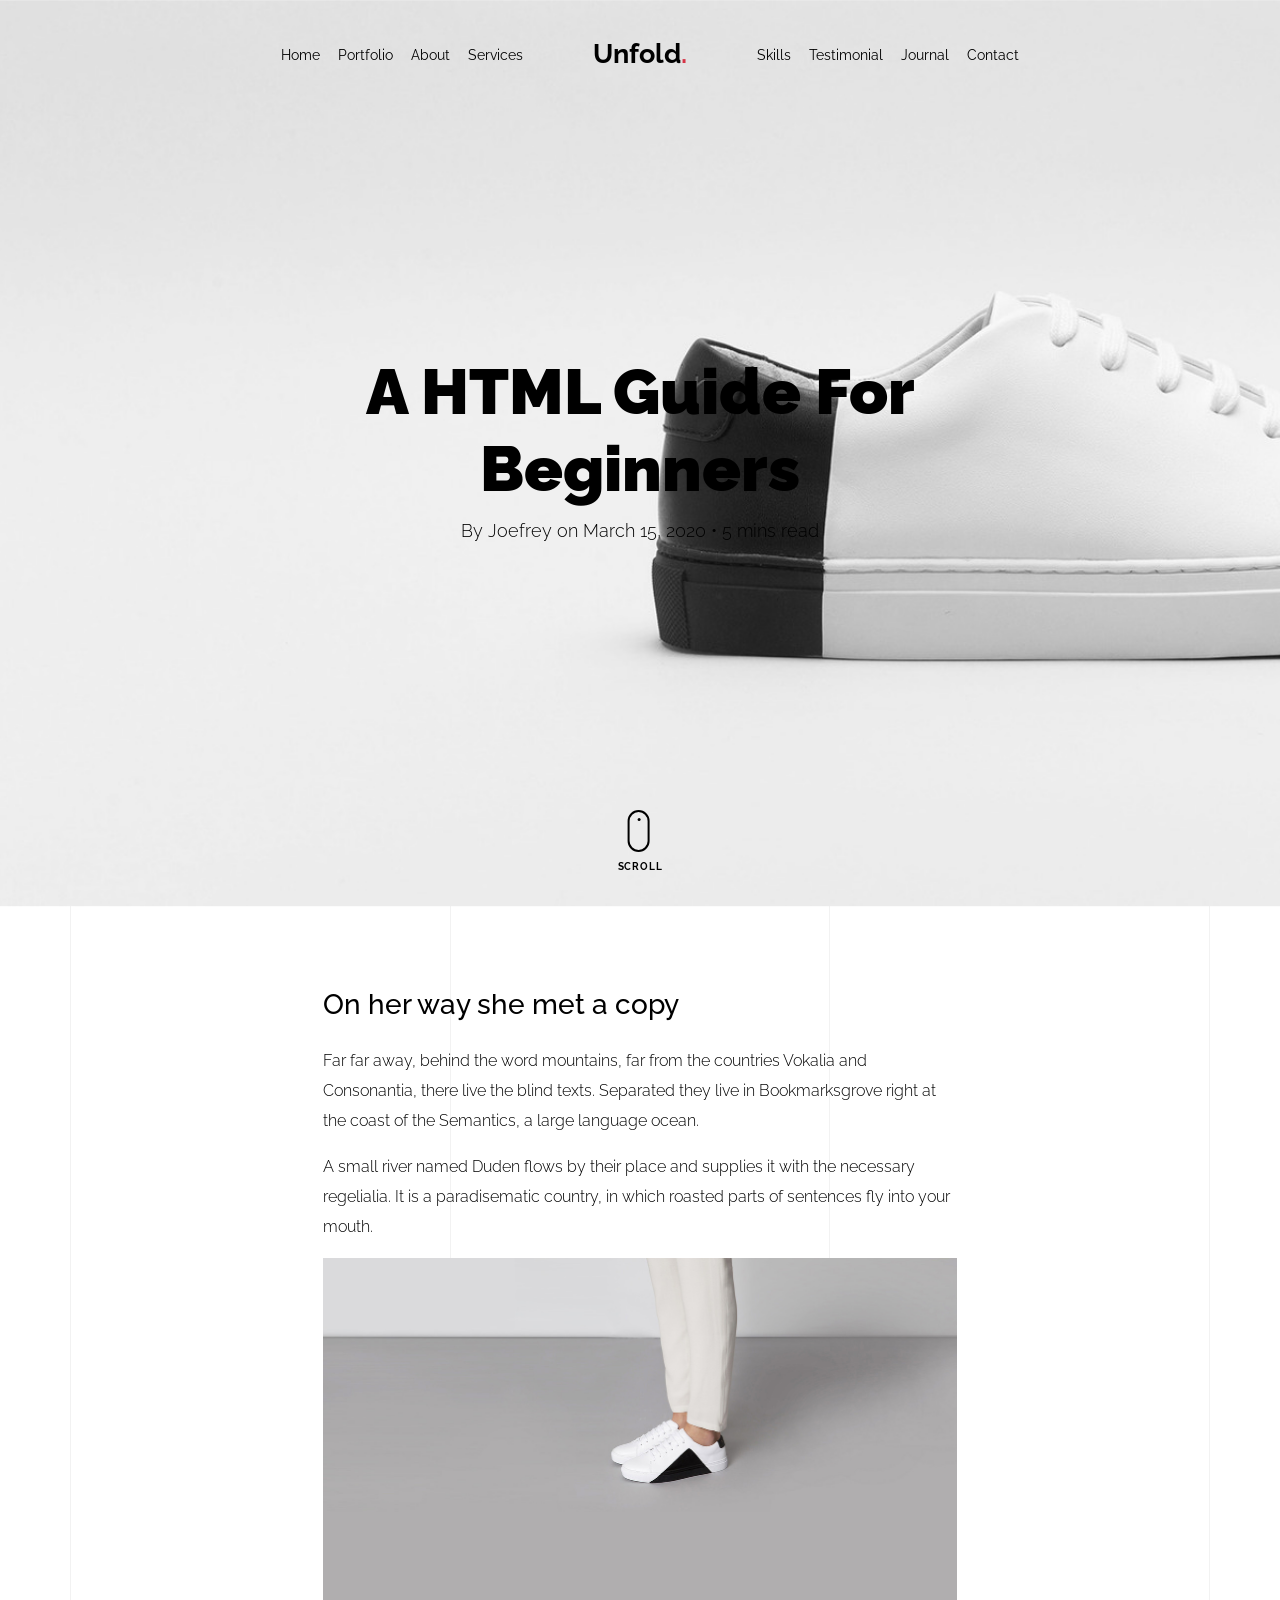
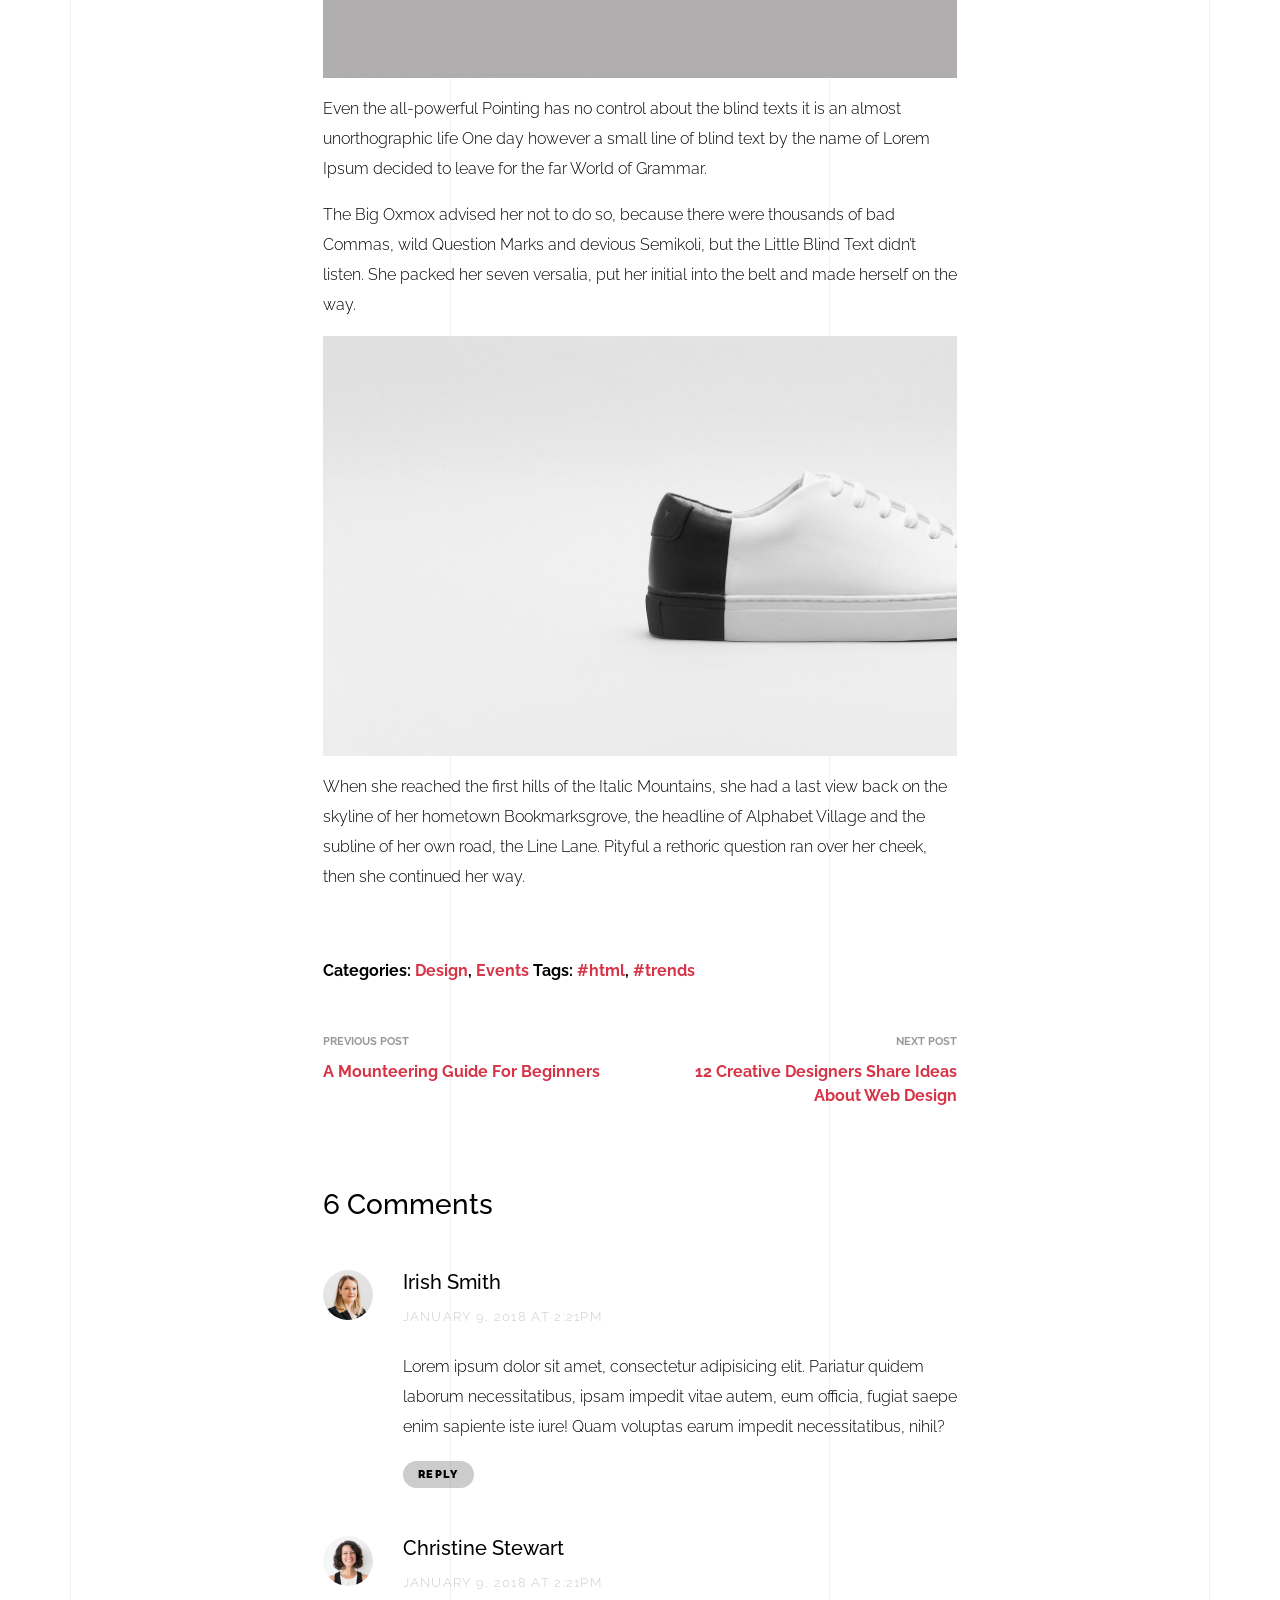
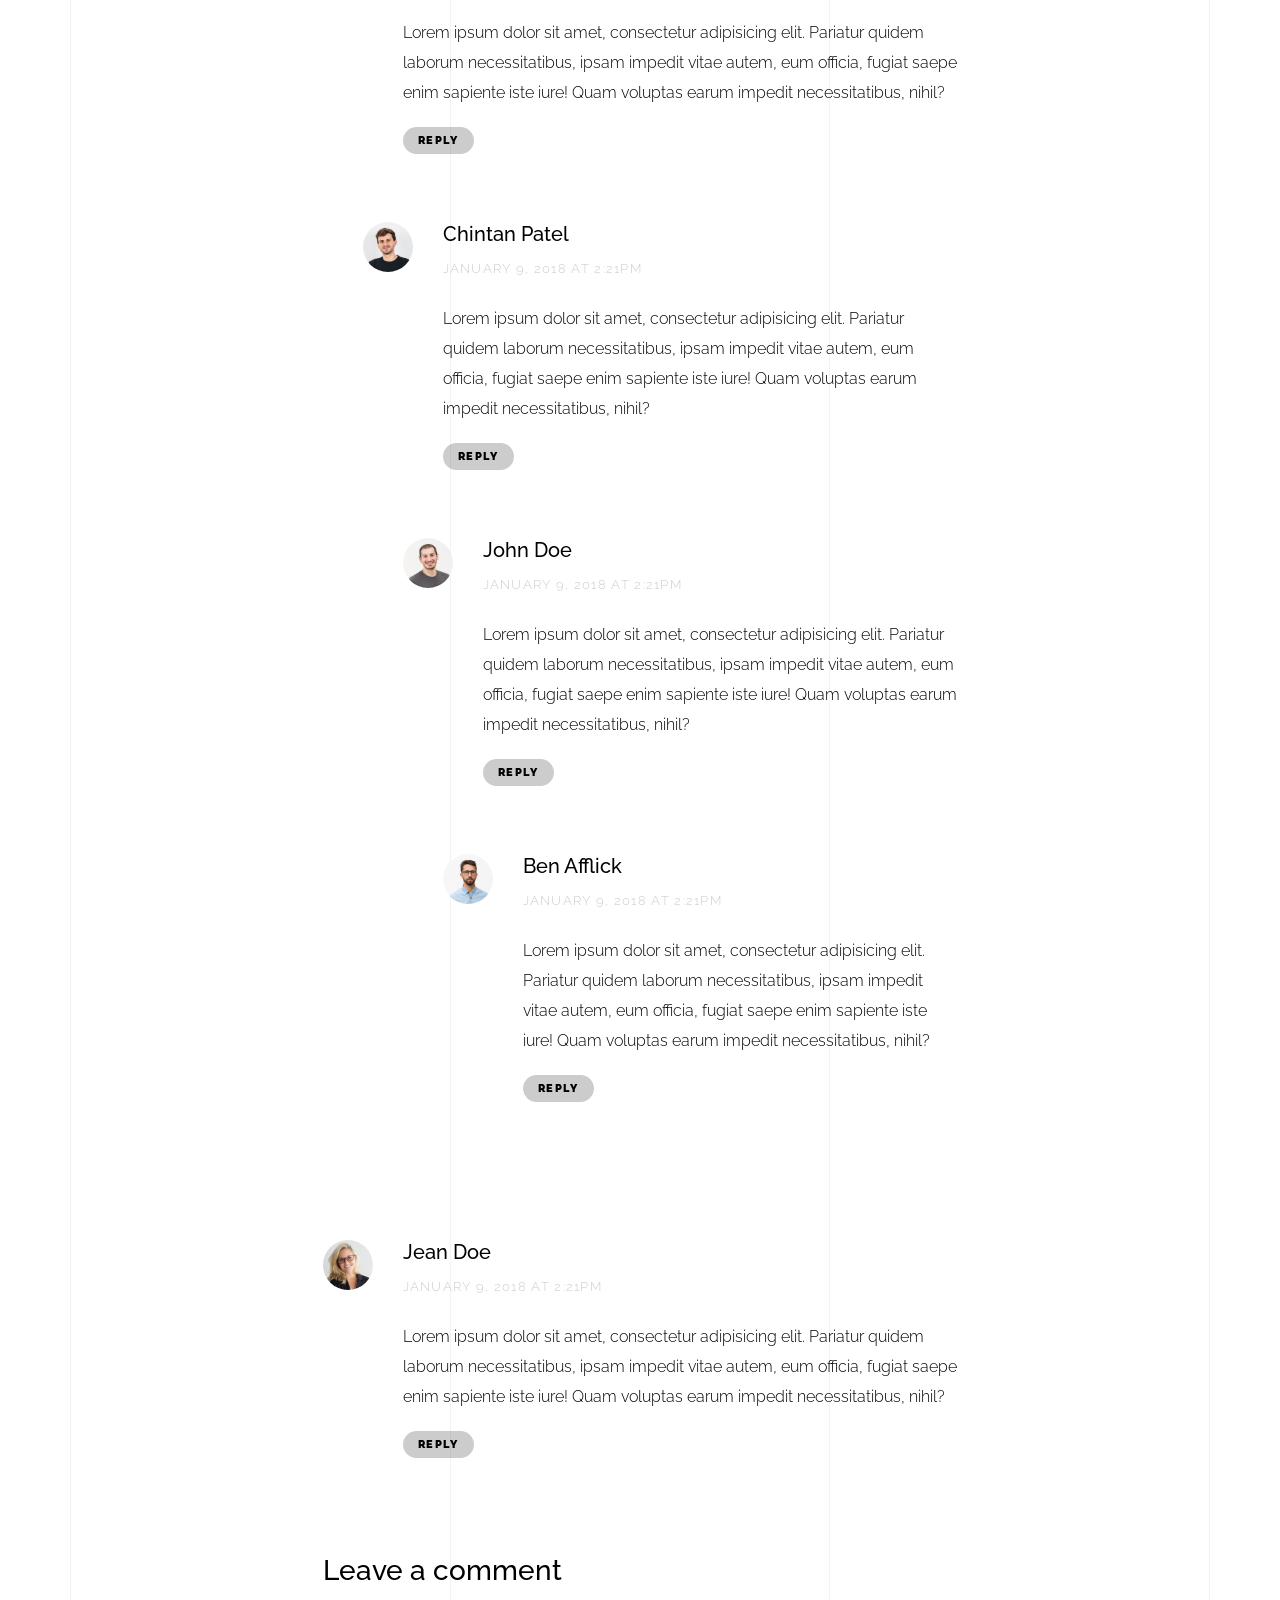
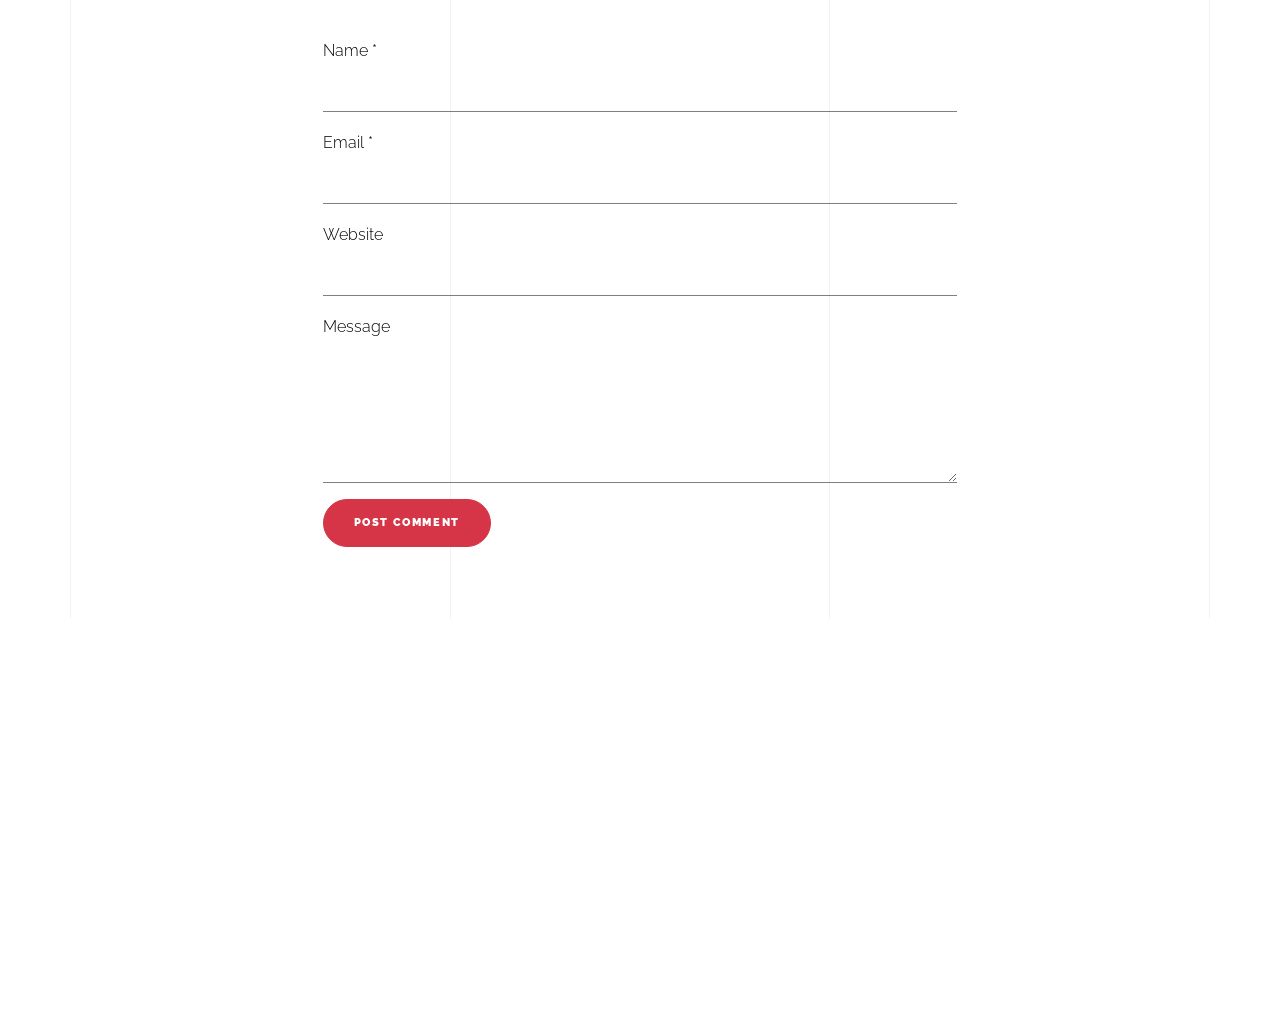
<file: light/blog-single.html>
<!doctype html>
<html lang="en">
  <head>
    <title>Unfold &mdash; A onepage portfolio HTML template by Unslate.co</title>
    <meta charset="utf-8">
    <meta name="viewport" content="width=device-width, initial-scale=1, shrink-to-fit=no">

    <meta name="description" content="A onepage portfolio HTML template by Unslate.co">
    <meta name="keywords" content="html, css, javascript, jquery">
    <meta name="author" content="Unslate.co">

    <link rel="stylesheet" href="css/vendor/icomoon/style.css">
    <link rel="stylesheet" href="css/vendor/owl.carousel.min.css">
    <link rel="stylesheet" href="css/vendor/aos.css">
    <link rel="stylesheet" href="css/vendor/animate.min.css">
    <link rel="stylesheet" href="css/vendor/bootstrap.min.css">
    <link rel="stylesheet" href="css/vendor/jquery.fancybox.min.css">
    

    <!-- Theme Style -->
    <link rel="stylesheet" href="css/style.css">

  </head>
  <body data-spy="scroll" data-target=".site-nav-target" data-offset="200">

    <nav class="unslate_co--site-mobile-menu">
      <div class="close-wrap d-flex">
        <a href="#" class="d-flex ml-auto js-menu-toggle">
          <span class="close-label">Close</span>
          <div class="close-times">
            <span class="bar1"></span>
            <span class="bar2"></span>
          </div>
        </a>
      </div>
      <div class="site-mobile-inner"></div>
    </nav>


    <div class="unslate_co--site-wrap">

      <div class="unslate_co--site-inner">

        <div class="lines-wrap">
          <div class="lines-inner">
            <div class="lines"></div>
          </div>
        </div>
        <!-- END lines -->
      
      <nav class="unslate_co--site-nav dark site-nav-target">

        <div class="container">
        
          <div class="row align-items-center justify-content-between text-left">
            <div class="col-md-5 text-right">
              <ul class="site-nav-ul js-clone-nav text-left d-none d-lg-inline-block">
                <li class="has-children">
                  <a href="index.html#home-section" class="nav-link">Home</a>
                  <ul class="dropdown">
                    <li>
                      <a href="index.html">Hero Image BG</a>
                    </li>
                    <li>
                      <a href="index-video.html">Video BG</a>
                    </li>
                    <li>
                      <a href="index-hero-slider.html">Hero Slider</a>
                    </li>
                    <li>
                      <a href="index-sidebar-menu.html">Sidebar Menu</a>
                    </li>
                    <li>
                      <a href="index-right-menu.html">Right Menu</a>
                    </li>
                  </ul>
                </li>
                <li><a href="index.html#portfolio-section" class="nav-link">Portfolio</a></li>
                <li><a href="index.html#about-section" class="nav-link">About</a></li>
                <li><a href="index.html#services-section" class="nav-link">Services</a></li>
              </ul>
            </div>
            <div class="site-logo pos-absolute">
              <a href="index.html" class="unslate_co--site-logo">Unfold<span>.</span></a>
            </div>
            <div class="col-md-5 text-right text-lg-left">
              <ul class="site-nav-ul js-clone-nav text-left d-none d-lg-inline-block">
                <li><a href="index.html#skills-section" class="nav-link">Skills</a></li>
                <li><a href="index.html#testimonial-section" class="nav-link">Testimonial</a></li>
                <li><a href="index.html#journal-section" class="nav-link active">Journal</a></li>
                <li><a href="index.html#contact-section" class="nav-link">Contact</a></li>
              </ul>

              <ul class="site-nav-ul-none-onepage text-right d-inline-block d-lg-none">
                <li><a href="#" class="js-menu-toggle">Menu</a></li>
              </ul>

            </div>
          </div>
        </div>

      </nav>
      <!-- END nav -->

      <div class="cover-v1 jarallax" style="background-image: url('images/work_1_full.jpg');">
        <div class="container">
          <div class="row align-items-center">
              
            <div class="col-md-8 mx-auto text-center">
              <h1 class="blog-heading" data-aos="fade-up" data-aos-delay="0">A HTML Guide For Beginners</h1>
              <div class="post-meta" data-aos="fade-up" data-aos-delay="100">By Joefrey on March 15, 2020 &bullet; 5 mins read</div>
            </div>

          </div>
        </div>


        <!-- dov -->
        <a href="#blog-single-section" class="mouse-wrap dark smoothscroll">
          <span class="mouse">
            <span class="scroll"></span>
          </span>
          <span class="mouse-label">Scroll</span>
        </a>

      </div>
      <!-- END .cover-v1 -->

      <div class="unslate_co--section" id="blog-single-section">
        <div class="container">
          <div class="row justify-content-center">
            <div class="col-md-7">
              <h3 class="mb-4">On her way she met a copy</h3>
              <p>Far far away, behind the word mountains, far from the countries Vokalia and Consonantia, there live the blind texts. Separated they live in Bookmarksgrove right at the coast of the Semantics, a large language ocean.</p>
              <p>A small river named Duden flows by their place and supplies it with the necessary regelialia. It is a paradisematic country, in which roasted parts of sentences fly into your mouth.</p>
              <p><img src="images/work_1_a_full.jpg" alt="Image" class="img-fluid"></p>
              <p>Even the all-powerful Pointing has no control about the blind texts it is an almost unorthographic life One day however a small line of blind text by the name of Lorem Ipsum decided to leave for the far World of Grammar.</p>
              <p>The Big Oxmox advised her not to do so, because there were thousands of bad Commas, wild Question Marks and devious Semikoli, but the Little Blind Text didn’t listen. She packed her seven versalia, put her initial into the belt and made herself on the way.</p>
              <p><img src="images/work_1_full.jpg" alt="Image" class="img-fluid"></p>
              <p>When she reached the first hills of the Italic Mountains, she had a last view back on the skyline of her hometown Bookmarksgrove, the headline of Alphabet Village and the subline of her own road, the Line Lane. Pityful a rethoric question ran over her cheek, then she continued her way.</p>


              <div class="pt-5 categories_tags ">
                <p>Categories:  <a href="#">Design</a>, <a href="#">Events</a>  Tags: <a href="#">#html</a>, <a href="#">#trends</a></p>
              </div>

              <div class="post-single-navigation d-flex align-items-stretch">
                <a href="#" class="mr-auto w-50 pr-4">
                  <span class="d-block">Previous Post</span>
                  A Mounteering Guide For Beginners
                </a>
                <a href="#" class="ml-auto w-50 text-right pl-4">
                  <span class="d-block">Next Post</span>
                  12 Creative Designers Share Ideas About Web Design
                </a>
              </div>


            <div class="pt-5">
              <h3 class="mb-5">6 Comments</h3>
              <ul class="comment-list">
                <li class="comment">
                  <div class="vcard bio">
                    <img src="images/person_woman_2.jpg" alt="Image placeholder">
                  </div>
                  <div class="comment-body">
                    <h3>Irish Smith</h3>
                    <div class="meta">January 9, 2018 at 2:21pm</div>
                    <p>Lorem ipsum dolor sit amet, consectetur adipisicing elit. Pariatur quidem laborum necessitatibus, ipsam impedit vitae autem, eum officia, fugiat saepe enim sapiente iste iure! Quam voluptas earum impedit necessitatibus, nihil?</p>
                    <p><a href="#" class="reply">Reply</a></p>
                  </div>
                </li>

                <li class="comment">
                  <div class="vcard bio">
                    <img src="images/person_woman_1.jpg" alt="Image placeholder">
                  </div>
                  <div class="comment-body">
                    <h3>Christine Stewart</h3>
                    <div class="meta">January 9, 2018 at 2:21pm</div>
                    <p>Lorem ipsum dolor sit amet, consectetur adipisicing elit. Pariatur quidem laborum necessitatibus, ipsam impedit vitae autem, eum officia, fugiat saepe enim sapiente iste iure! Quam voluptas earum impedit necessitatibus, nihil?</p>
                    <p><a href="#" class="reply">Reply</a></p>
                  </div>

                  <ul class="children">
                    <li class="comment">
                      <div class="vcard bio">
                        <img src="images/person_man_3.jpg" alt="Image placeholder">
                      </div>
                      <div class="comment-body">
                        <h3>Chintan Patel</h3>
                        <div class="meta">January 9, 2018 at 2:21pm</div>
                        <p>Lorem ipsum dolor sit amet, consectetur adipisicing elit. Pariatur quidem laborum necessitatibus, ipsam impedit vitae autem, eum officia, fugiat saepe enim sapiente iste iure! Quam voluptas earum impedit necessitatibus, nihil?</p>
                        <p><a href="#" class="reply">Reply</a></p>
                      </div>


                      <ul class="children">
                        <li class="comment">
                          <div class="vcard bio">
                            <img src="images/person_man_2.jpg" alt="Image placeholder">
                          </div>
                          <div class="comment-body">
                            <h3>John Doe</h3>
                            <div class="meta">January 9, 2018 at 2:21pm</div>
                            <p>Lorem ipsum dolor sit amet, consectetur adipisicing elit. Pariatur quidem laborum necessitatibus, ipsam impedit vitae autem, eum officia, fugiat saepe enim sapiente iste iure! Quam voluptas earum impedit necessitatibus, nihil?</p>
                            <p><a href="#" class="reply">Reply</a></p>
                          </div>

                            <ul class="children">
                              <li class="comment">
                                <div class="vcard bio">
                                  <img src="images/person_man_1.jpg" alt="Image placeholder">
                                </div>
                                <div class="comment-body">
                                  <h3>Ben Afflick</h3>
                                  <div class="meta">January 9, 2018 at 2:21pm</div>
                                  <p>Lorem ipsum dolor sit amet, consectetur adipisicing elit. Pariatur quidem laborum necessitatibus, ipsam impedit vitae autem, eum officia, fugiat saepe enim sapiente iste iure! Quam voluptas earum impedit necessitatibus, nihil?</p>
                                  <p><a href="#" class="reply">Reply</a></p>
                                </div>
                              </li>
                            </ul>
                        </li>
                      </ul>
                    </li>
                  </ul>
                </li>

                <li class="comment">
                  <div class="vcard bio">
                    <img src="images/person_woman_3.jpg" alt="Image placeholder">
                  </div>
                  <div class="comment-body">
                    <h3>Jean Doe</h3>
                    <div class="meta">January 9, 2018 at 2:21pm</div>
                    <p>Lorem ipsum dolor sit amet, consectetur adipisicing elit. Pariatur quidem laborum necessitatibus, ipsam impedit vitae autem, eum officia, fugiat saepe enim sapiente iste iure! Quam voluptas earum impedit necessitatibus, nihil?</p>
                    <p><a href="#" class="reply">Reply</a></p>
                  </div>
                </li>
              </ul>
              <!-- END comment-list -->
              
              <div class="comment-form-wrap pt-5">
                <h3 class="mb-5">Leave a comment</h3>
                <form action="#" class="">
                  <div class="form-group">
                    <label for="name">Name *</label>
                    <input type="text" class="form-control" id="name">
                  </div>
                  <div class="form-group">
                    <label for="email">Email *</label>
                    <input type="email" class="form-control" id="email">
                  </div>
                  <div class="form-group">
                    <label for="website">Website</label>
                    <input type="url" class="form-control" id="website">
                  </div>

                  <div class="form-group">
                    <label for="message">Message</label>
                    <textarea name="message" id="message" cols="30" rows="5" class="form-control"></textarea>
                  </div>
                  <div class="form-group">
                    <input type="submit" value="Post Comment" class="btn btn-primary btn-md">
                  </div>

                </form>
              </div>
            </div>
            </div>
          </div>
        </div>
      </div>

      
      </div>

      <footer class="unslate_co--footer unslate_co--section">
        <div class="container">
          <div class="row justify-content-center">
            <div class="col-md-7">
              
              <div class="footer-site-logo"><a href="#">Unfold<span>.</span></a></div>

              <ul class="footer-site-social">
                <li><a href="#">Facebook</a></li>
                <li><a href="#">Twitter</a></li>
                <li><a href="#">Instagram</a></li>
                <li><a href="#">Dribbble</a></li>
                <li><a href="#">Behance</a></li>
              </ul>

              <p class="site-copyright">
                <small>&copy; 2020 <a href="#">Unfold</a>. All Rights Reserved. Design with <span class="icon-heart text-danger"></span> by <a href="#">Unslate.co</a>.</small>
              </p>

            </div>
          </div>
        </div>
      </footer>

      
    </div>

    <!-- Loader -->
    <div id="unslate_co--overlayer"></div>
    <div class="site-loader-wrap">
      <div class="site-loader dark"></div>
    </div>

    <script src="js/scripts-dist.js"></script>
    <script src="js/main.js"></script>

    <!-- Global site tag (gtag.js) - Google Analytics -->
<script async src="https://www.googletagmanager.com/gtag/js?id=UA-157808202-1"></script>
<script>
  window.dataLayer = window.dataLayer || [];
  function gtag(){dataLayer.push(arguments);}
  gtag('js', new Date());

  gtag('config', 'UA-157808202-1');
</script>

  </body>
</html>
</file>
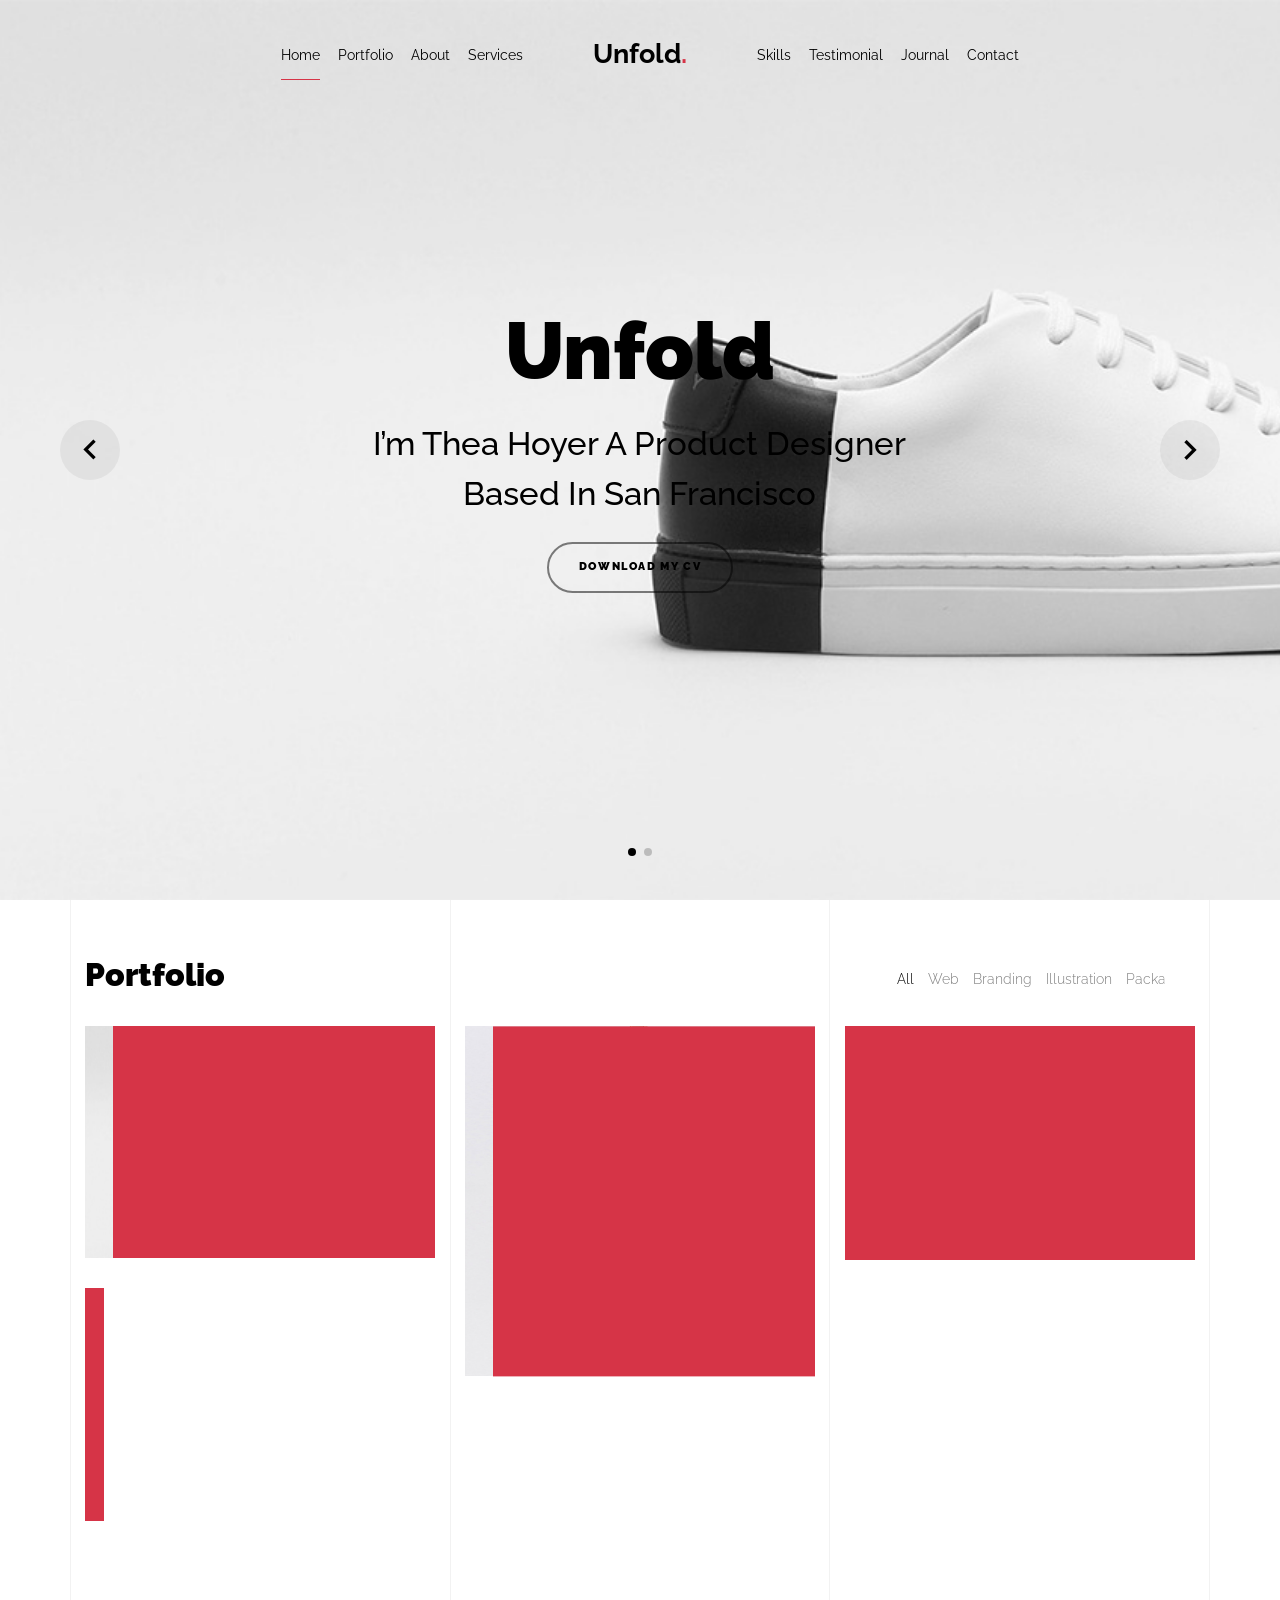
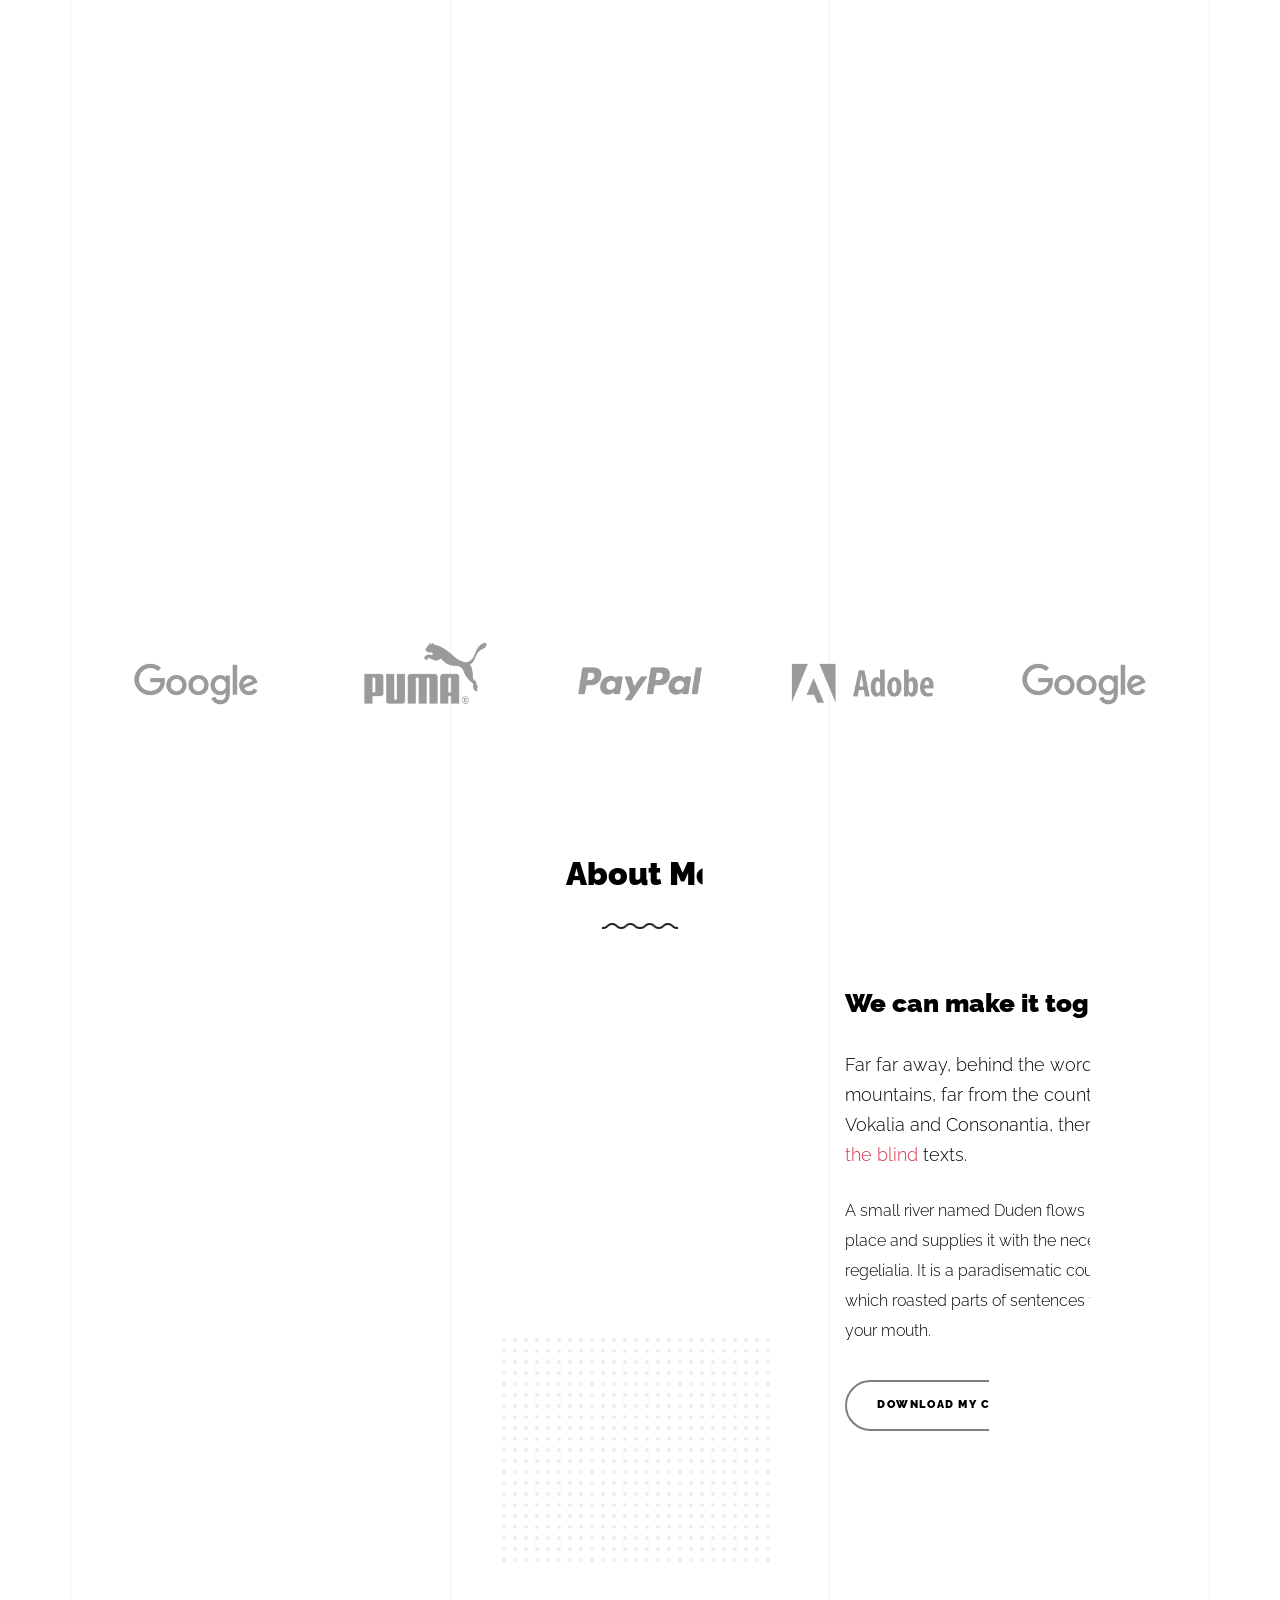
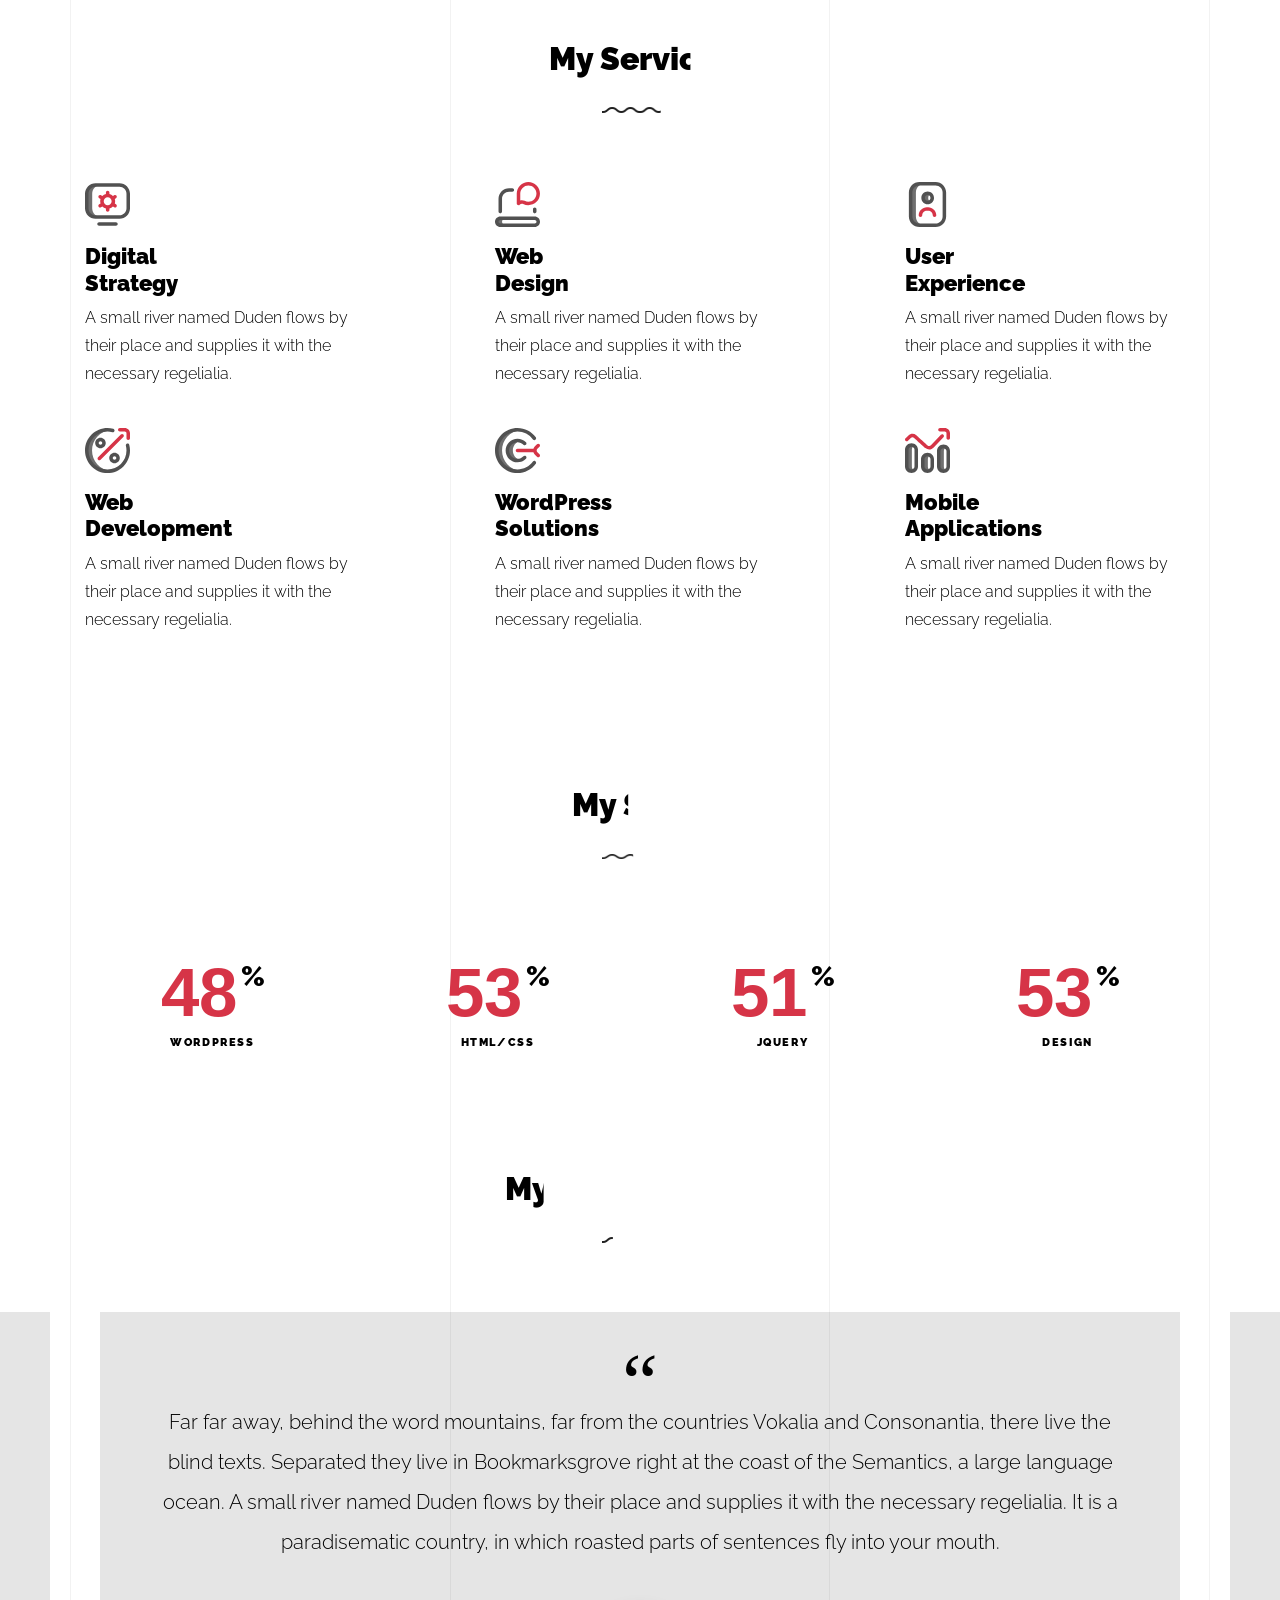
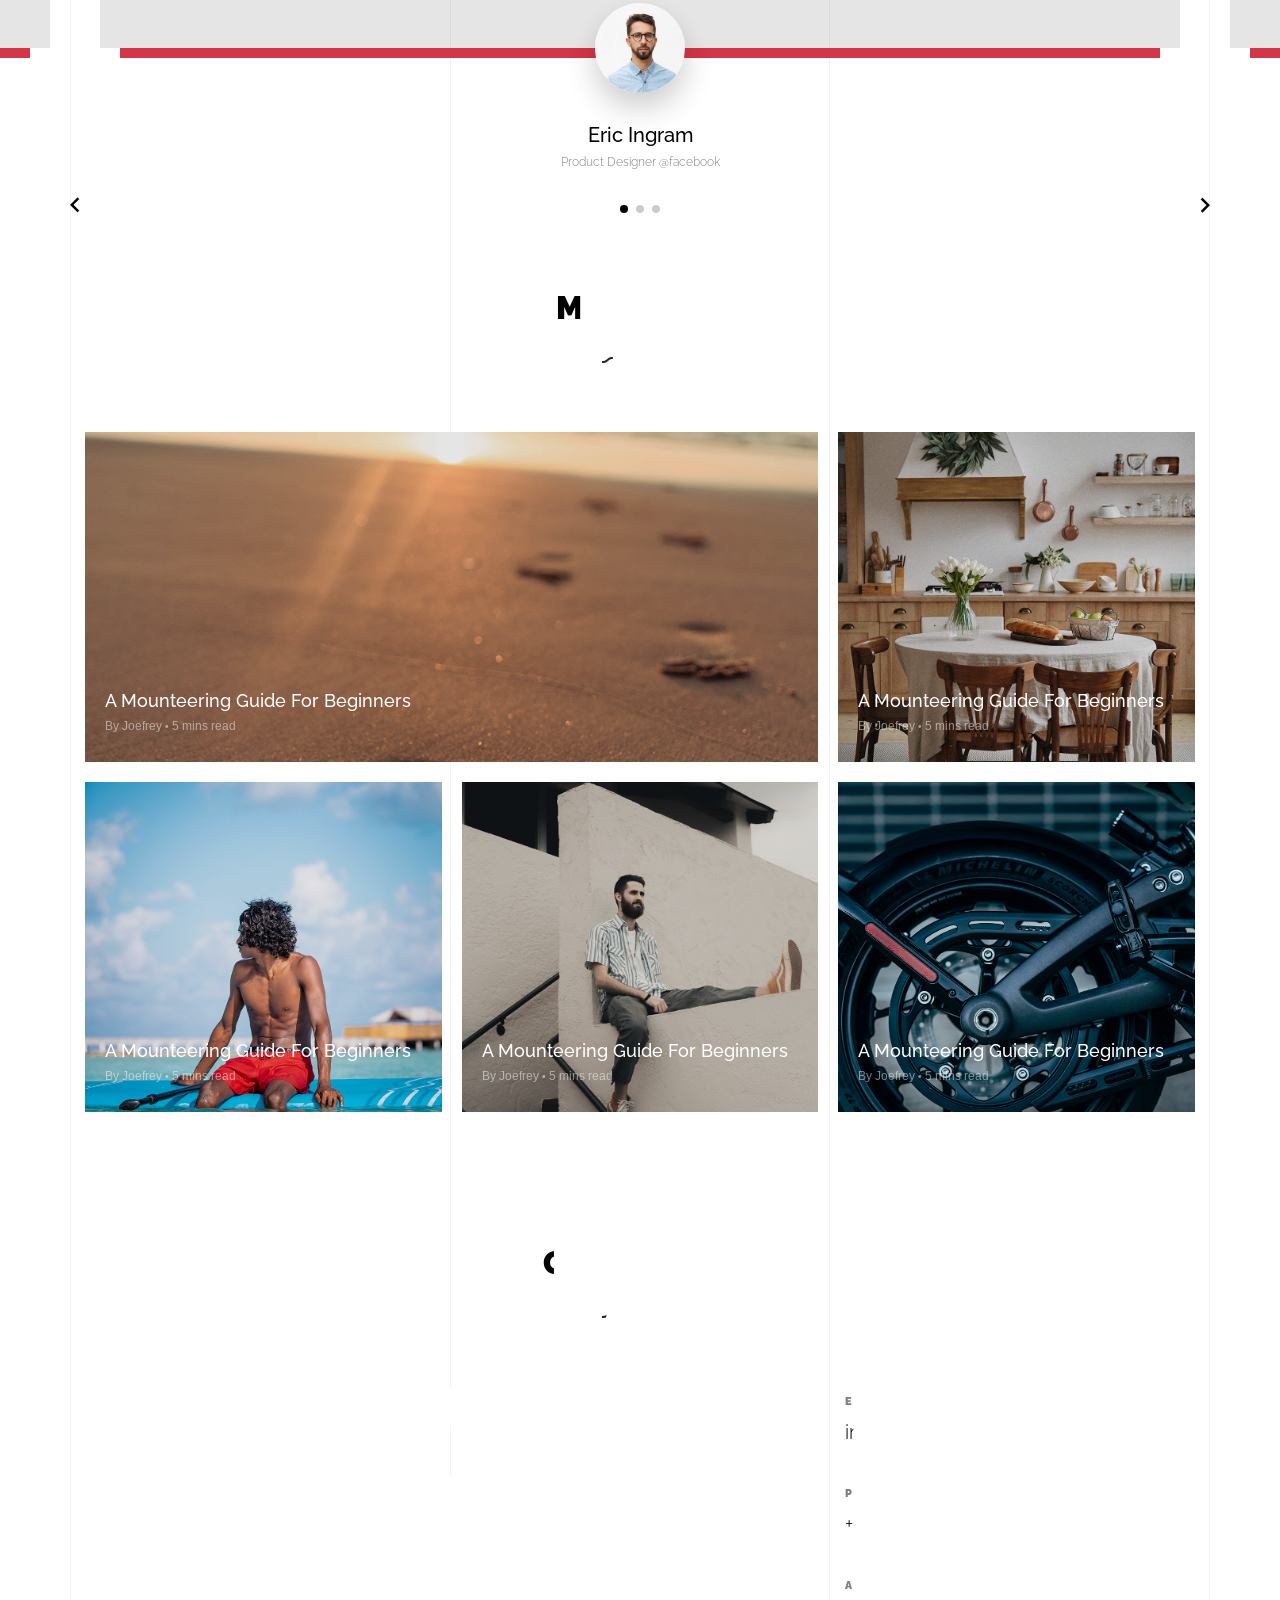
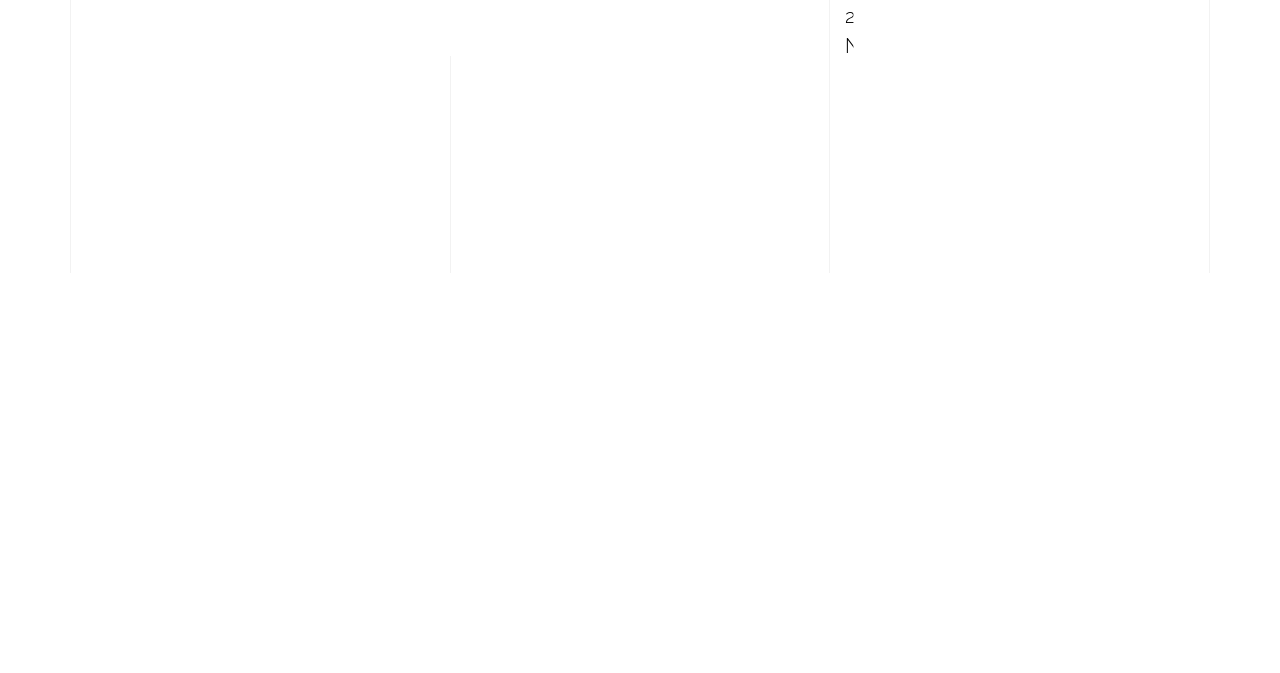
<file: light/index-hero-slider.html>
<!doctype html>
<html lang="en">
  <head>
    <title>Unfold &mdash; A onepage portfolio HTML template by Unslate.co</title>
    <meta charset="utf-8">
    <meta name="viewport" content="width=device-width, initial-scale=1, shrink-to-fit=no">

    <meta name="description" content="A onepage portfolio HTML template by Unslate.co">
    <meta name="keywords" content="html, css, javascript, jquery">
    <meta name="author" content="Unslate.co">

    <link rel="stylesheet" href="css/vendor/icomoon/style.css">
    <link rel="stylesheet" href="css/vendor/owl.carousel.min.css">
    <link rel="stylesheet" href="css/vendor/aos.css">
    <link rel="stylesheet" href="css/vendor/animate.min.css">
    <link rel="stylesheet" href="css/vendor/bootstrap.min.css">
    <link rel="stylesheet" href="css/vendor/jquery.fancybox.min.css">
    

    <!-- Theme Style -->
    <link rel="stylesheet" href="css/style.css">

  </head>
  <body data-spy="scroll" data-target=".site-nav-target" data-offset="200">

    <nav class="unslate_co--site-mobile-menu">
      <div class="close-wrap d-flex">
        <a href="#" class="d-flex ml-auto js-menu-toggle">
          <span class="close-label">Close</span>
          <div class="close-times">
            <span class="bar1"></span>
            <span class="bar2"></span>
          </div>
        </a>
      </div>
      <div class="site-mobile-inner"></div>
    </nav>


    <div class="unslate_co--site-wrap">

      <div class="unslate_co--site-inner">

        <div class="lines-wrap">
          <div class="lines-inner">
            <div class="lines"></div>
          </div>
        </div>
        <!-- END lines -->
      
      <nav class="unslate_co--site-nav dark site-nav-target">

        <div class="container">
        
          <div class="row align-items-center justify-content-between text-left">
            <div class="col-md-5 text-right">
              <ul class="site-nav-ul js-clone-nav text-left d-none d-lg-inline-block">
                <li class="has-children">
                  <a href="#home-section" class="nav-link">Home</a>
                  <ul class="dropdown">
                    <li>
                      <a href="index.html">Hero Image BG</a>
                    </li>
                    <li>
                      <a href="index-video.html">Video BG</a>
                    </li>
                    <li>
                      <a href="index-hero-slider.html">Hero Slider</a>
                    </li>
                    <li>
                      <a href="index-sidebar-menu.html">Sidebar Menu</a>
                    </li>
                    <li>
                      <a href="index-right-menu.html">Right Menu</a>
                    </li>
                  </ul>
                </li>
                <li><a href="#portfolio-section" class="nav-link">Portfolio</a></li>
                <li><a href="#about-section" class="nav-link">About</a></li>
                <li><a href="#services-section" class="nav-link">Services</a></li>
              </ul>
            </div>
            <div class="site-logo pos-absolute">
              <a href="index-hero-slider.html" class="unslate_co--site-logo">Unfold<span>.</span></a>
            </div>
            <div class="col-md-5 text-right text-lg-left">
              <ul class="site-nav-ul js-clone-nav text-left d-none d-lg-inline-block">
                <li><a href="#skills-section" class="nav-link">Skills</a></li>
                <li><a href="#testimonial-section" class="nav-link">Testimonial</a></li>
                <li><a href="#journal-section" class="nav-link">Journal</a></li>
                <li><a href="#contact-section" class="nav-link">Contact</a></li>
              </ul>

              <ul class="site-nav-ul-none-onepage text-right d-inline-block d-lg-none">
                <li><a href="#" class="js-menu-toggle">Menu</a></li>
              </ul>

            </div>
          </div>
        </div>

      </nav>
      <!-- END nav -->
      
      <div class="hero-slider-wrap">
        
        <div class="owl-carousel single-slider mb-0">
          
          <div class="cover-v1 jarallax" style="background-image: url('images/work_1_md.jpg');" id="home-section">
            <div class="container">
              <div class="row align-items-center">
                  
                <div class="col-md-7 mx-auto text-center">
                  <h1 class="heading gsap-reveal-hero">Unfold</h1>
                  <h2 class="subheading mb-4 gsap-reveal-hero">I’m Thea Hoyer A Product Designer Based In San Francisco</h2>
                  <p class="gsap-reveal-hero"><a href="#" class="btn btn-outline-pill btn-bg-white--hover btn-custom-light">Download my CV</a></p>
                </div>

              </div>
            </div>

          </div>
          <!-- END .cover-v1 -->


          <div class="cover-v1 jarallax" style="background-image: url('images/work_2_b_full.jpg');">
            <div class="container">
              <div class="row align-items-center">
                  
                <div class="col-md-12 mx-auto text-center">
                  <h1 class="heading gsap-reveal-hero">One Page Portfolio</h1>
                </div>

              </div>
            </div>

          </div>
          <!-- END .cover-v1 -->

        </div>
        <!-- END owl-carousel -->
        
      </div>

      <div class="unslate_co--section" id="portfolio-section">
        <div class="container">
          
          
          <div class="relative"><div class="loader-portfolio-wrap"><div class="loader-portfolio dark"></div></div> </div>
          <div id="portfolio-single-holder"></div>

          <div class="portfolio-wrapper">

            <div class="d-flex align-items-center mb-4 gsap-reveal gsap-reveal-filter">
              <h2 class="mr-auto heading-h2">Portfolio</h2>
              
              <a href="#" class="text-black js-filter d-inline-block d-lg-none">Filter</a>
              
              <div class="filter-wrap">
                <div class="filter ml-auto" id="filters">
                  <a href="#" class="active" data-filter="*">All</a>
                  <a href="#" data-filter=".web">Web</a>
                  <a href="#" data-filter=".branding">Branding</a>
                  <a href="#" data-filter=".illustration">Illustration</a>
                  <a href="#" data-filter=".packaging">Packaging</a>
                </div>
              </div>
            </div>


            
            <div id="posts" class="row gutter-isotope-item">
              <div class="item web branding col-sm-6 col-md-6 col-lg-4 isotope-mb-2">
                <a href="portfolio-single-1.html" class="portfolio-item ajax-load-page isotope-item gsap-reveal-img" data-id="1">
                    <div class="overlay">
                      <span class="wrap-icon icon-link2"></span>
                      <div class="portfolio-item-content">
                        <h3>Shoe Rebranding</h3>
                        <p>web, branding</p>
                      </div>
                    </div>
                    <img src="images/work_1_md.jpg" class="lazyload  img-fluid" alt="Images" />
                  </a>
              </div>
              <div class="item branding packaging illustration col-sm-6 col-md-6 col-lg-4 isotope-mb-2 ">
                <a href="portfolio-single-3.html" class="portfolio-item ajax-load-page item-portrait isotope-item gsap-reveal-img" data-id="3">
                    <div class="overlay">
                      <span class="wrap-icon icon-link2"></span>
                      <div class="portfolio-item-content">
                        <h3>Reworking</h3>
                        <p>branding, packaging, illustration</p>
                      </div>
                    </div>
                    <img src="images/work_2_md.jpg" class="lazyload  img-fluid" alt="Images" />
                  </a>
              </div>

              <div class="item branding packaging col-sm-6 col-md-6 col-lg-4 isotope-mb-2">
                <a href="portfolio-single-4.html" class="portfolio-item isotope-item ajax-load-page gsap-reveal-img" data-id="4">
                    <div class="overlay">
                      <span class="wrap-icon icon-link2"></span>
                      <div class="portfolio-item-content">
                        <h3>Modern Building</h3>
                        <p>branding, packaging</p>
                      </div>
                    </div>
                    <img src="images/work_3_md.jpg" class="lazyload  img-fluid" alt="Images" />
                  </a>
              </div>

              <div class="item web packaging col-sm-6 col-md-6 col-lg-4 isotope-mb-2">

                <a href="images/work_4_full.jpg" class="portfolio-item isotope-item gsap-reveal-img" data-fancybox="gallery" data-caption="Watch">
                    <div class="overlay">
                      <span class="wrap-icon icon-photo2"></span>
                      <div class="portfolio-item-content">
                        <h3>Watch</h3>
                        <p>web, packaging</p>
                      </div>
                    </div>
                    <img src="images/work_4_full.jpg" class="lazyload  img-fluid" alt="Images" />
                  </a>

              </div>

              <div class="item illustration packaging col-sm-6 col-md-6 col-lg-4 isotope-mb-2">
                <a href="images/work_5_md.jpg" class="portfolio-item isotope-item gsap-reveal-img" data-fancybox="gallery" data-caption="Shoe Rebranding">
                    <div class="overlay">
                      <span class="wrap-icon icon-photo2"></span>
                      <div class="portfolio-item-content">
                        <h3>Shoe Rebranding</h3>
                        <p>illustration, packaging</p>
                      </div>
                    </div>
                    <img src="images/work_5_md.jpg" class="lazyload  img-fluid" alt="Images" />
                  </a>
              </div>

              <div class="item web branding col-sm-6 col-md-6 col-lg-4 isotope-mb-2">
                <a href="portfolio-single-2.html" class="portfolio-item ajax-load-page item-portrait isotope-item gsap-reveal-img" data-id="2">
                    <div class="overlay">
                      <span class="wrap-icon icon-link2"></span>
                      <div class="portfolio-item-content">
                        <h3>Reshape</h3>
                        <p>web, branding</p>
                      </div>
                    </div>
                    <img src="images/work_6_md.jpg" class="lazyload  img-fluid" alt="Images" />
                  </a>
              </div>

              <div class="item branding packaging col-sm-6 col-md-6 col-lg-4 isotope-mb-2">
                <a href="images/work_7_a_md.jpg" class="portfolio-item item-portrait isotope-item gsap-reveal-img" data-fancybox="gallery" data-caption="Modern Building">
                    <div class="overlay">
                      <span class="wrap-icon icon-photo2"></span>
                      <div class="portfolio-item-content">
                        <h3>Modern Building</h3>
                        <p>branding, packaging</p>
                      </div>
                    </div>
                    <img src="images/work_7_a_md.jpg" class="lazyload  img-fluid" alt="Images" />
                  </a>
              </div>

              <div class="item web branding col-sm-6 col-md-6 col-lg-4 isotope-mb-2">
                <a href="https://www.youtube.com/watch?v=mwtbEGNABWU" class="portfolio-item isotope-item gsap-reveal-img" data-fancybox="gallery" data-caption="Showreel 2019">
                    <div class="overlay">
                      <span class="wrap-icon icon-play_circle_filled"></span>
                      <div class="portfolio-item-content">
                        <h3>Showreel 2019</h3>
                        <p>web, branding</p>
                      </div>
                    </div>
                    <img src="images/work_8_md.jpg" class="lazyload  img-fluid" alt="Images" />
                  </a>
              </div>

              <div class="item web illustration col-sm-6 col-md-6 col-lg-4 isotope-mb-2">
                <a href="images/work_9_a_md.jpg" class="portfolio-item isotope-item gsap-reveal-img" data-fancybox="gallery" data-caption="Render Packaging">
                    <div class="overlay">
                      <span class="wrap-icon icon-photo2"></span>
                      <div class="portfolio-item-content">
                        <h3>Render Packaging</h3>
                        <p>web, illustration</p>
                      </div>
                    </div>
                    <img src="images/work_9_a_md.jpg" class="lazyload  img-fluid" alt="Images" />
                  </a>
              </div>

            </div>
            
          </div>


        </div>
      </div>

      <div class="unslate_co--section">
        <div class="container">
          <div class="owl-carousel logo-slider">
            <div class="logo-v1 gsap-reveal">
              <img src="images/logo-google.png" alt="Image" class="img-fluid">
            </div>
            <div class="logo-v1 gsap-reveal">
              <img src="images/logo-puma.png" alt="Image" class="img-fluid">
            </div>
            <div class="logo-v1 gsap-reveal">
              <img src="images/logo-paypal.png" alt="Image" class="img-fluid">
            </div>
            <div class="logo-v1 gsap-reveal">
              <img src="images/logo-adobe.png" alt="Image" class="img-fluid">
            </div>
          </div>
        </div>
      </div>



      <div class="unslate_co--section" id="about-section">
        <div class="container">
          
          <div class="section-heading-wrap text-center mb-5">
            <h2 class="heading-h2 text-center divider"><span class="gsap-reveal">About Me</span></h2>
            <img src="images/divider.png" alt="divider" width="76">
          </div>
          

          <div class="row mt-5 justify-content-between">
            <div class="col-lg-7 mb-5 mb-lg-0" data-aos="fade-up">
              <figure class="dotted-bg gsap-reveal-img">
                <img src="images/PortfolioBackground_Picture.png" alt="Image" class="img-fluid">
              </figure>
            </div>
            <div class="col-lg-4 pr-lg-5">
              <h3 class="mb-4 heading-h3"><span class="gsap-reveal">We can make it together</span></h3>
              <p class="lead gsap-reveal">Far far away, behind the word mountains, far from the countries Vokalia and Consonantia, there <a href="#">live the blind</a> texts. </p>
              <p class="mb-4 gsap-reveal">A small river named Duden flows by their place and supplies it with the necessary regelialia. It is a paradisematic country, in which roasted parts of sentences fly into your mouth.</p>
              <p class="gsap-reveal"><a href="#" class="btn btn-outline-pill btn-custom-light">Download my CV</a></p>
            </div>
          </div>
        </div>
      </div>

      <div class="unslate_co--section" id="services-section">
        <div class="container">

          <div class="section-heading-wrap text-center mb-5">
            <h2 class="heading-h2 text-center divider"><span class="gsap-reveal">My Services</span></h2>
            <span class="gsap-reveal"><img src="images/divider.png" alt="divider" width="76"></span>
          </div>

          <div class="row gutter-v3">
            <div class="col-md-6 col-lg-4 mb-4">
              <div class="feature-v1" data-aos="fade-up" data-aos-delay="0">
                <div class="wrap-icon mb-3">
                  <img src="images/svg/001-options.svg" alt="Image" width="45">
                </div>
                <h3>Digital <br> Strategy</h3>
                <p>A small river named Duden flows by their place and supplies it with the necessary regelialia. </p>
              </div> 
            </div>
            <div class="col-md-6 col-lg-4 mb-4">
              <div class="feature-v1" data-aos="fade-up" data-aos-delay="100">
                <div class="wrap-icon mb-3">
                  <img src="images/svg/002-chat.svg" alt="Icon" width="45">
                </div>
                <h3>Web <br> Design</h3>
                <p>A small river named Duden flows by their place and supplies it with the necessary regelialia. </p>
              </div> 
            </div>
            <div class="col-md-6 col-lg-4 mb-4">
              <div class="feature-v1" data-aos="fade-up" data-aos-delay="200">
                <div class="wrap-icon mb-3">
                  <img src="images/svg/003-contact-book.svg" alt="Image" class="img-fluid" width="45">
                </div>
                <h3>User <br> Experience</h3>
                <p>A small river named Duden flows by their place and supplies it with the necessary regelialia. </p>
              </div> 
            </div>

            <div class="col-md-6 col-lg-4 mb-4">
              <div class="feature-v1" data-aos="fade-up" data-aos-delay="0">
                <div class="wrap-icon mb-3">
                  <img src="images/svg/004-percentage.svg" alt="Image" width="45">
                </div>
                <h3>Web <br> Development</h3>
                <p>A small river named Duden flows by their place and supplies it with the necessary regelialia. </p>
              </div> 
            </div>
            <div class="col-md-6 col-lg-4 mb-4">
              <div class="feature-v1" data-aos="fade-up" data-aos-delay="100">
                <div class="wrap-icon mb-3">
                  <img src="images/svg/006-goal.svg" alt="Image" width="45">
                </div>
                <h3>WordPress <br> Solutions</h3>
                <p>A small river named Duden flows by their place and supplies it with the necessary regelialia. </p>
              </div> 
            </div>
            <div class="col-md-6 col-lg-4 mb-4">
              <div class="feature-v1" data-aos="fade-up" data-aos-delay="200">
                <div class="wrap-icon mb-3">
                  <img src="images/svg/005-line-chart.svg" alt="Image" width="45">
                </div>
                <h3>Mobile <br> Applications</h3>
                <p>A small river named Duden flows by their place and supplies it with the necessary regelialia. </p>
              </div> 
            </div>

          </div>

        </div>
      </div>

      <div class="unslate_co--section section-counter" id="skills-section">
        <div class="container">
          <div class="section-heading-wrap text-center mb-5">
            <h2 class="heading-h2 text-center divider"><span class="gsap-reveal">My Skills</span></h2>
            <span class="gsap-reveal"><img src="images/divider.png" alt="divider" width="76"></span>
          </div>


          <div class="row pt-5">
            <div class="col-6 col-sm-6 mb-5 mb-lg-0 col-md-6 col-lg-3" data-aos="fade-up" data-aos-delay="0">
              <div class="counter-v1 text-center">
                <span class="number-wrap">
                  <span class="number number-counter" data-number="90">0</span>
                  <span class="append-text">%</span>
                </span>
                <span class="counter-label">WordPress</span>
              </div>
            </div>
            <div class="col-6 col-sm-6 mb-5 mb-lg-0 col-md-6 col-lg-3" data-aos="fade-up" data-aos-delay="100">
              <div class="counter-v1 text-center">
                <span class="number-wrap">
                  <span class="number number-counter" data-number="99">0</span>
                  <span class="append-text">%</span>
                </span>
                <span class="counter-label">HTML/CSS</span>
              </div>
            </div>
            <div class="col-6 col-sm-6 mb-5 mb-lg-0 col-md-6 col-lg-3" data-aos="fade-up" data-aos-delay="200">
              <div class="counter-v1 text-center">
                <span class="number-wrap">
                  <span class="number number-counter" data-number="95">0</span>
                  <span class="append-text">%</span>
                </span>
                <span class="counter-label">jQuery</span>
              </div>
            </div>
            <div class="col-6 col-sm-6 mb-5 mb-lg-0 col-md-6 col-lg-3" data-aos="fade-up" data-aos-delay="300">
              <div class="counter-v1 text-center">
                <span class="number-wrap">
                  <span class="number number-counter" data-number="100">0</span>
                  <span class="append-text">%</span>
                </span>
                <span class="counter-label">Design</span>
              </div>
            </div>
          </div>
        </div>
      </div>
      <!-- END .counter -->

      <div class="unslate_co--section" id="testimonial-section">
        <div class="container">
          <div class="section-heading-wrap text-center mb-5">
            <h2 class="heading-h2 text-center divider"><span class="gsap-reveal">My Happy Clients</span></h2>
            <span class="gsap-reveal"><img src="images/divider.png" alt="divider" width="76"></span>
          </div>
        </div>

        <div class="owl-carousel testimonial-slider">
          <div>
            <div class="testimonial-v1">
              <div class="testimonial-inner-bg">
                <span class="quote">&ldquo;</span>
                <blockquote>
                  Far far away, behind the word mountains, far from the countries Vokalia and Consonantia, there live the blind texts. Separated they live in Bookmarksgrove right at the coast of the Semantics, a large language ocean. A small river named Duden flows by their place and supplies it with the necessary regelialia. It is a paradisematic country, in which roasted parts of sentences fly into your mouth.
                </blockquote>
              </div>
              
              <div class="testimonial-author-info">
                <img src="images/person_man_1.jpg" alt="Image">
                <h3>Eric Ingram</h3>
                <span class="d-block position">Product Designer @facebook</span>
              </div>

            </div>
          </div>
          <div>
            <div class="testimonial-v1">
              <div class="testimonial-inner-bg">
                <span class="quote">&ldquo;</span>
                <blockquote>
                  Far far away, behind the word mountains, far from the countries Vokalia and Consonantia, there live the blind texts. Separated they live in Bookmarksgrove right at the coast of the Semantics, a large language ocean. A small river named Duden flows by their place and supplies it with the necessary regelialia. It is a paradisematic country, in which roasted parts of sentences fly into your mouth.
                </blockquote>
              </div>
              
              <div class="testimonial-author-info">
                <img src="images/person_man_2.jpg" alt="Image">
                <h3>Ryan Mullins</h3>
                <span class="d-block position">Product Designer @Shopify</span>
              </div>

            </div>
          </div>
          <div>
            <div class="testimonial-v1">
              <div class="testimonial-inner-bg">
                <span class="quote">&ldquo;</span>
                <blockquote>
                  Far far away, behind the word mountains, far from the countries Vokalia and Consonantia, there live the blind texts. Separated they live in Bookmarksgrove right at the coast of the Semantics, a large language ocean. A small river named Duden flows by their place and supplies it with the necessary regelialia. It is a paradisematic country, in which roasted parts of sentences fly into your mouth.
                </blockquote>
              </div>
              
              <div class="testimonial-author-info">
                <img src="images/person_woman_1.jpg" alt="Image">
                <h3>Erica Miller</h3>
                <span class="d-block position">Product Designer @Twitter</span>
              </div>

            </div>
          </div>
        </div>

      </div>
      <!-- END testimonial -->

      <div class="unslate_co--section" id="journal-section">
        <div class="container">
          <div class="section-heading-wrap text-center mb-5">
            <h2 class="heading-h2 text-center divider"><span class="gsap-reveal">My Journal</span></h2>
            <span class="gsap-reveal"><img src="images/divider.png" alt="divider" width="76"></span>
          </div>

          
          <div class="row gutter-v4 align-items-stretch">
            <div class="col-sm-6 col-md-6 col-lg-8 blog-post-entry" data-aos="fade-up" data-aos-delay="0">

              <a href="blog-single.html" class="grid-item blog-item w-100 h-100">
                <div class="overlay">
                  <div class="portfolio-item-content">
                    <h3>A Mounteering Guide For Beginners</h3>
                    <p class="post-meta">By Joefrey <span class="small">&bullet;</span> 5 mins read</p>
                  </div>
                </div>
                <img src="images/post_1.jpg" class="lazyload" alt="Image" />
              </a>


            </div>
            <div class="col-sm-6 col-md-6 col-lg-4 blog-post-entry" data-aos="fade-up" data-aos-delay="100">
              <a href="blog-single.html" class="grid-item blog-item w-100 h-100">
                <div class="overlay">
                  <div class="portfolio-item-content">
                    <h3>A Mounteering Guide For Beginners</h3>
                    <p class="post-meta">By Joefrey <span class="small">&bullet;</span> 5 mins read</p>
                  </div>
                </div>
                <img src="images/post_2.jpg" class="lazyload" alt="Image" />
              </a>
            </div>


            <div class="col-sm-6 col-md-6 col-lg-4 blog-post-entry" data-aos="fade-up" data-aos-delay="0">

              <a href="blog-single.html" class="grid-item blog-item w-100 h-100">
                <div class="overlay">
                  <div class="portfolio-item-content">
                    <h3>A Mounteering Guide For Beginners</h3>
                    <p class="post-meta">By Joefrey <span class="small">&bullet;</span> 5 mins read</p>
                  </div>
                </div>
                <img src="images/post_3.jpg" class="lazyload" alt="Image" />
              </a>


            </div>
            <div class="col-sm-6 col-md-6 col-lg-4 blog-post-entry" data-aos="fade-up" data-aos-delay="100">
              <a href="blog-single.html" class="grid-item blog-item w-100 h-100">
                <div class="overlay">
                  <div class="portfolio-item-content">
                    <h3>A Mounteering Guide For Beginners</h3>
                    <p class="post-meta">By Joefrey <span class="small">&bullet;</span> 5 mins read</p>
                  </div>
                </div>
                <img src="images/post_4.jpg" class="lazyload" alt="Image" />
              </a>
            </div>

            <div class="col-sm-6 col-md-6 col-lg-4 blog-post-entry" data-aos="fade-up" data-aos-delay="200">
              <a href="blog-single.html" class="grid-item blog-item w-100 h-100">
                <div class="overlay">
                  <div class="portfolio-item-content">
                    <h3>A Mounteering Guide For Beginners</h3>
                    <p class="post-meta">By Joefrey <span class="small">&bullet;</span> 5 mins read</p>
                  </div>
                </div>
                <img src="images/post_5.jpg" class="lazyload" alt="Image" />
              </a>
            </div>


          </div>

        </div>
      </div>
      <!-- END blog posts -->


      <div class="unslate_co--section" id="contact-section">
        <div class="container">
          <div class="section-heading-wrap text-center mb-5">
            <h2 class="heading-h2 text-center divider"><span class="gsap-reveal">Get In Touch</span></h2>
            <span class="gsap-reveal"><img src="images/divider.png" alt="divider" width="76"></span>
          </div>


          <div class="row justify-content-between">
            
            <div class="col-md-6">
              <form method="post" class="form-outline-style-v1" id="contactForm">
                <div class="form-group row mb-0">

                  <div class="col-lg-6 form-group gsap-reveal">
                    <label for="name">Name</label>
                    <input name="name" type="text" class="form-control" id="name">
                  </div>
                  <div class="col-lg-6 form-group gsap-reveal">
                    <label for="email">Email</label>
                    <input name="email" type="email" class="form-control" id="email">
                  </div>
                  <div class="col-lg-12 form-group gsap-reveal">
                    <label for="message">Write your message...</label>
                    <textarea name="message" id="message" cols="30" rows="7" class="form-control"></textarea>
                  </div>
                </div>
                <div class="form-group row gsap-reveal">
                    <div class="col-md-12 d-flex align-items-center">
                      <input type="submit" class="btn btn-outline-pill btn-custom-light mr-3" value="Send Message">
                      <span class="submitting"></span>
                    </div>
                  </div>
              </form>
              <div id="form-message-warning" class="mt-4"></div> 
              <div id="form-message-success">
                Your message was sent, thank you!
              </div>

            </div>

            <div class="col-md-4">
              <div class="contact-info-v1">
                <div class="gsap-reveal d-block">
                  <span class="d-block contact-info-label">Email</span>
                  <a href="#" class="contact-info-val">info@unslate.co</a>
                </div>
                <div class="gsap-reveal d-block">
                  <span class="d-block contact-info-label">Phone</span>
                  <a href="#" class="contact-info-val">+12 345 6789 012</a>
                </div>
                <div class="gsap-reveal d-block">
                  <span class="d-block contact-info-label">Address</span>
                  <address class="contact-info-val">273 South Riverview Rd. <br> New York, NY 10011</address>
                </div>
              </div>
            </div>

          </div>
        </div>
      </div>
      </div> 

      <footer class="unslate_co--footer unslate_co--section">
        <div class="container">
          <div class="row justify-content-center">
            <div class="col-md-7">
              
              <div class="footer-site-logo"><a href="#">Unfold<span>.</span></a></div>

              <ul class="footer-site-social">
                <li><a href="#">Facebook</a></li>
                <li><a href="#">Twitter</a></li>
                <li><a href="#">Instagram</a></li>
                <li><a href="#">Dribbble</a></li>
                <li><a href="#">Behance</a></li>
              </ul>

              <p class="site-copyright">
                <small>&copy; 2020 <a href="#">Unfold</a>. All Rights Reserved. Design with <span class="icon-heart text-danger"></span> by <a href="#">Unslate.co</a>.</small>
              </p>

            </div>
          </div>
        </div>
      </footer>

      
    </div>

    <!-- Loader -->
    <div id="unslate_co--overlayer"></div>
    <div class="site-loader-wrap">
      <div class="site-loader dark"></div>
    </div>

    <script src="js/scripts-dist.js"></script>
    <script src="js/main.js"></script>

    <!-- Global site tag (gtag.js) - Google Analytics -->
<script async src="https://www.googletagmanager.com/gtag/js?id=UA-157808202-1"></script>
<script>
  window.dataLayer = window.dataLayer || [];
  function gtag(){dataLayer.push(arguments);}
  gtag('js', new Date());

  gtag('config', 'UA-157808202-1');
</script>

  </body>
</html>
</file>
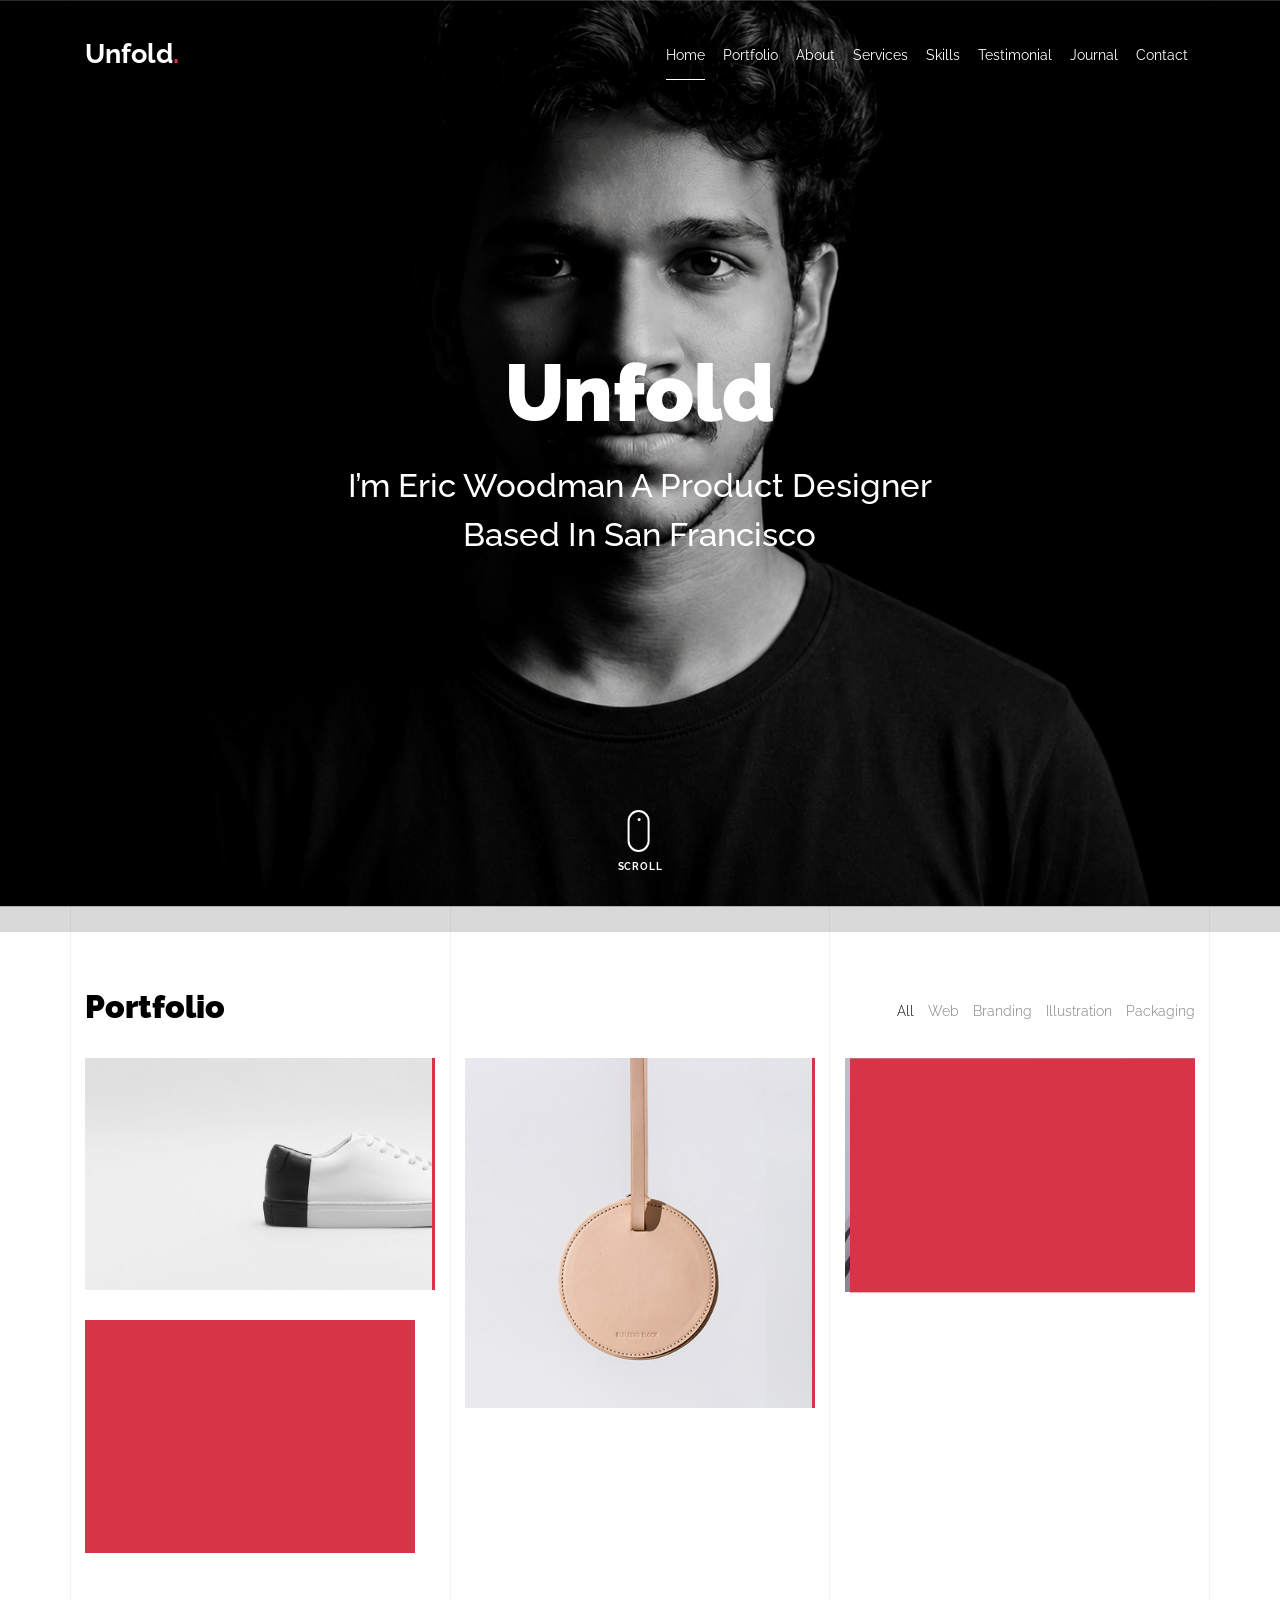
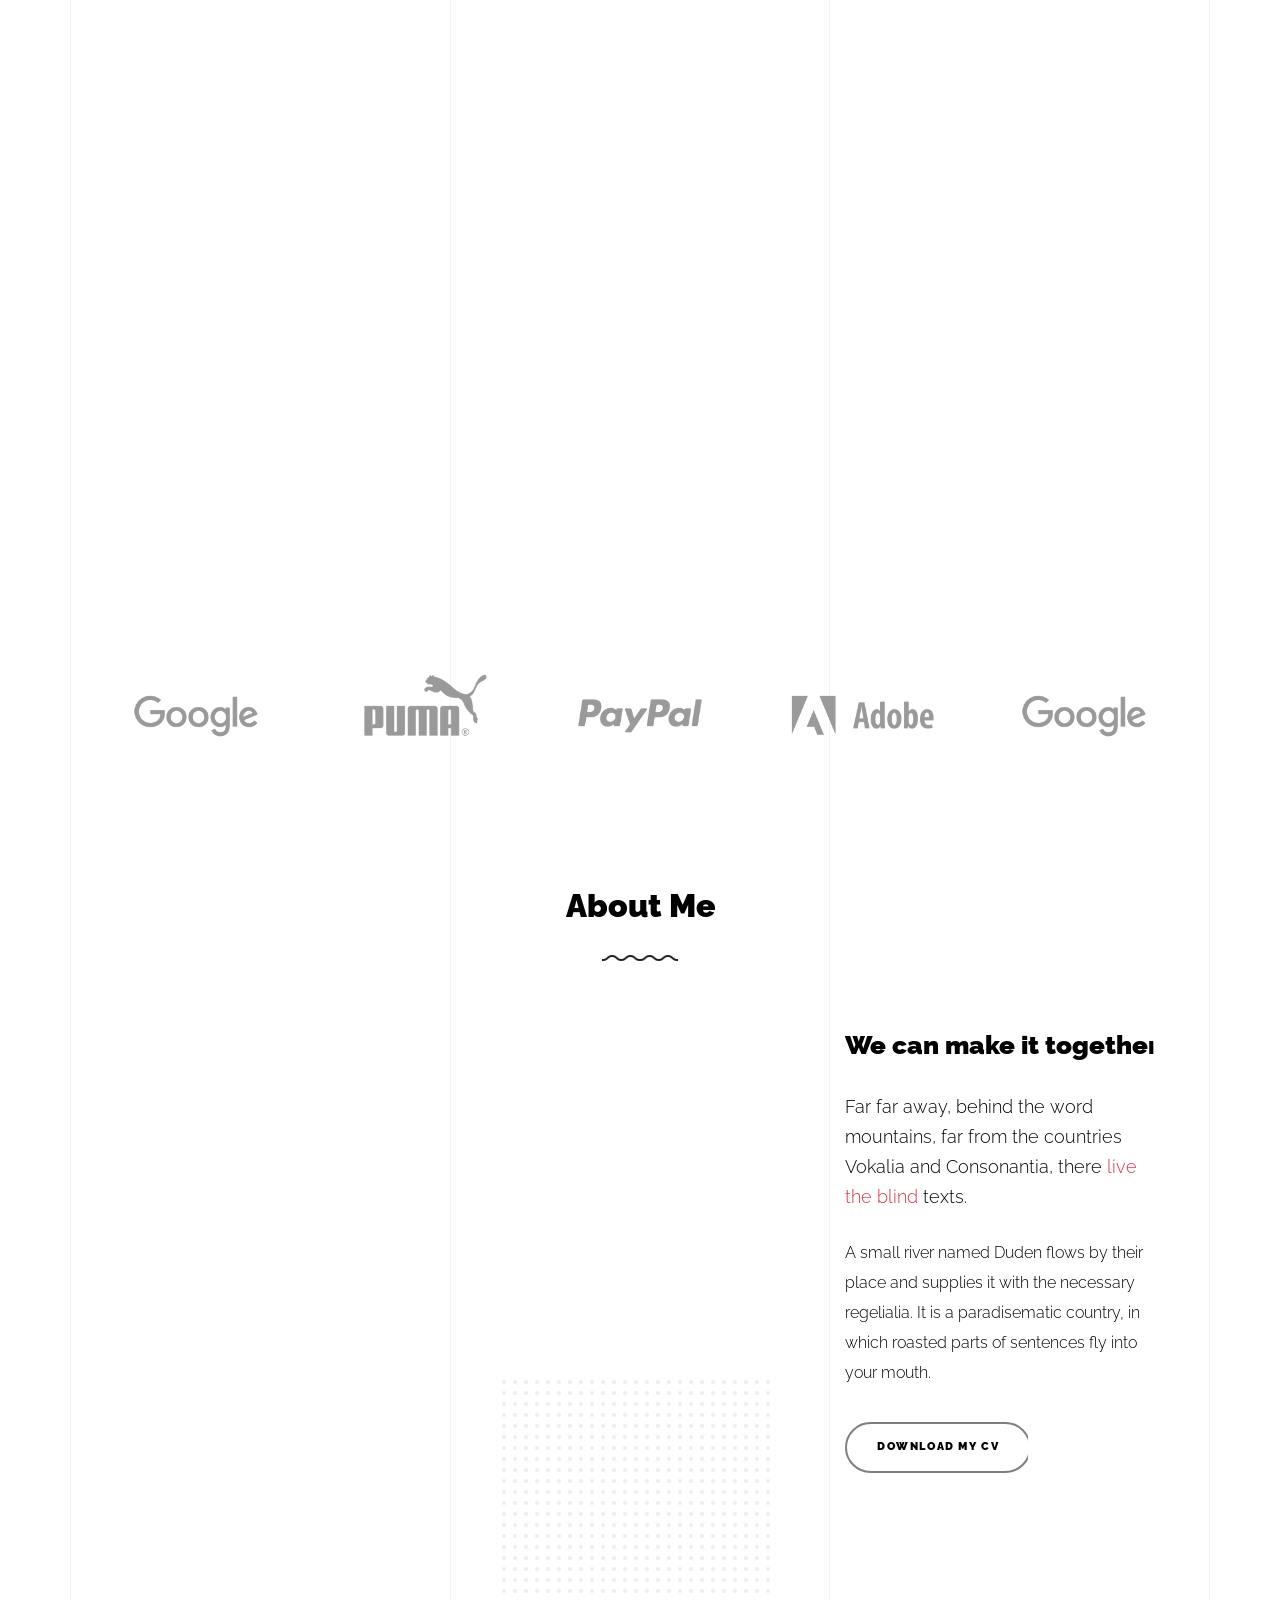
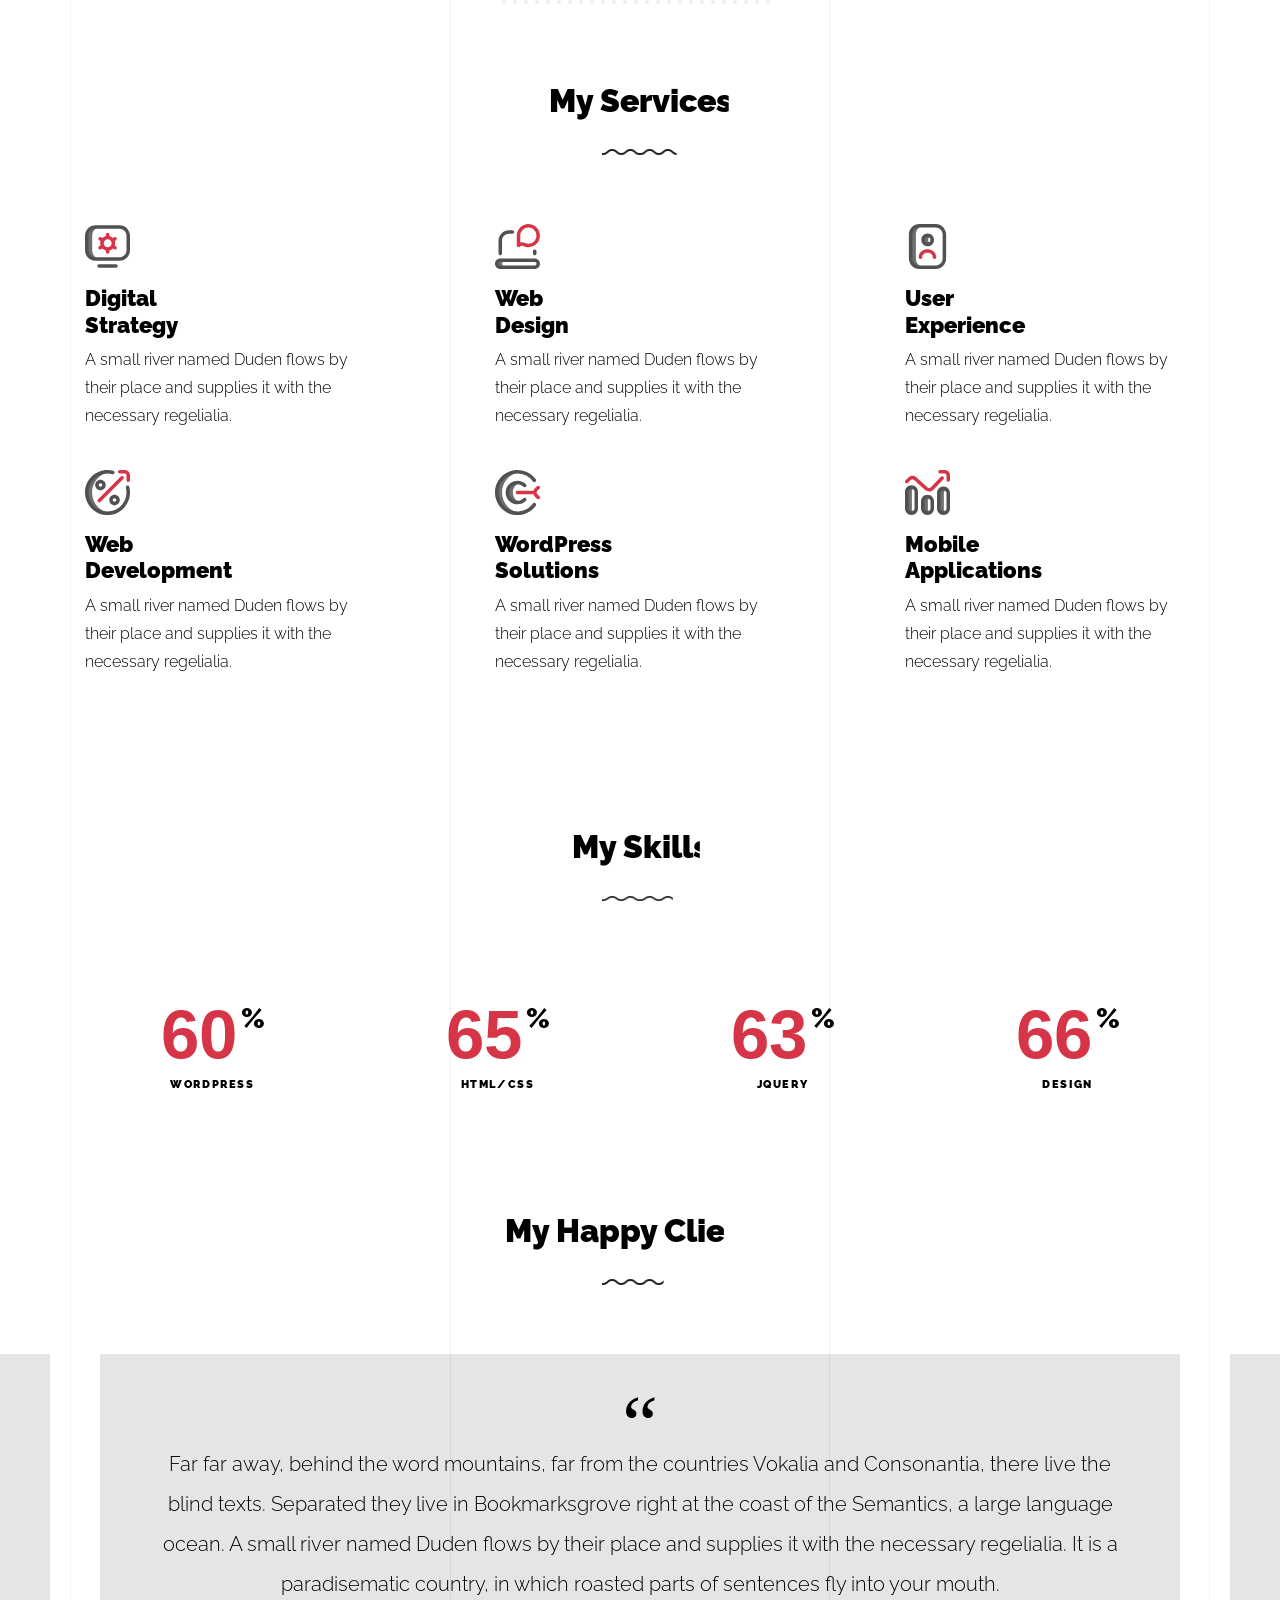
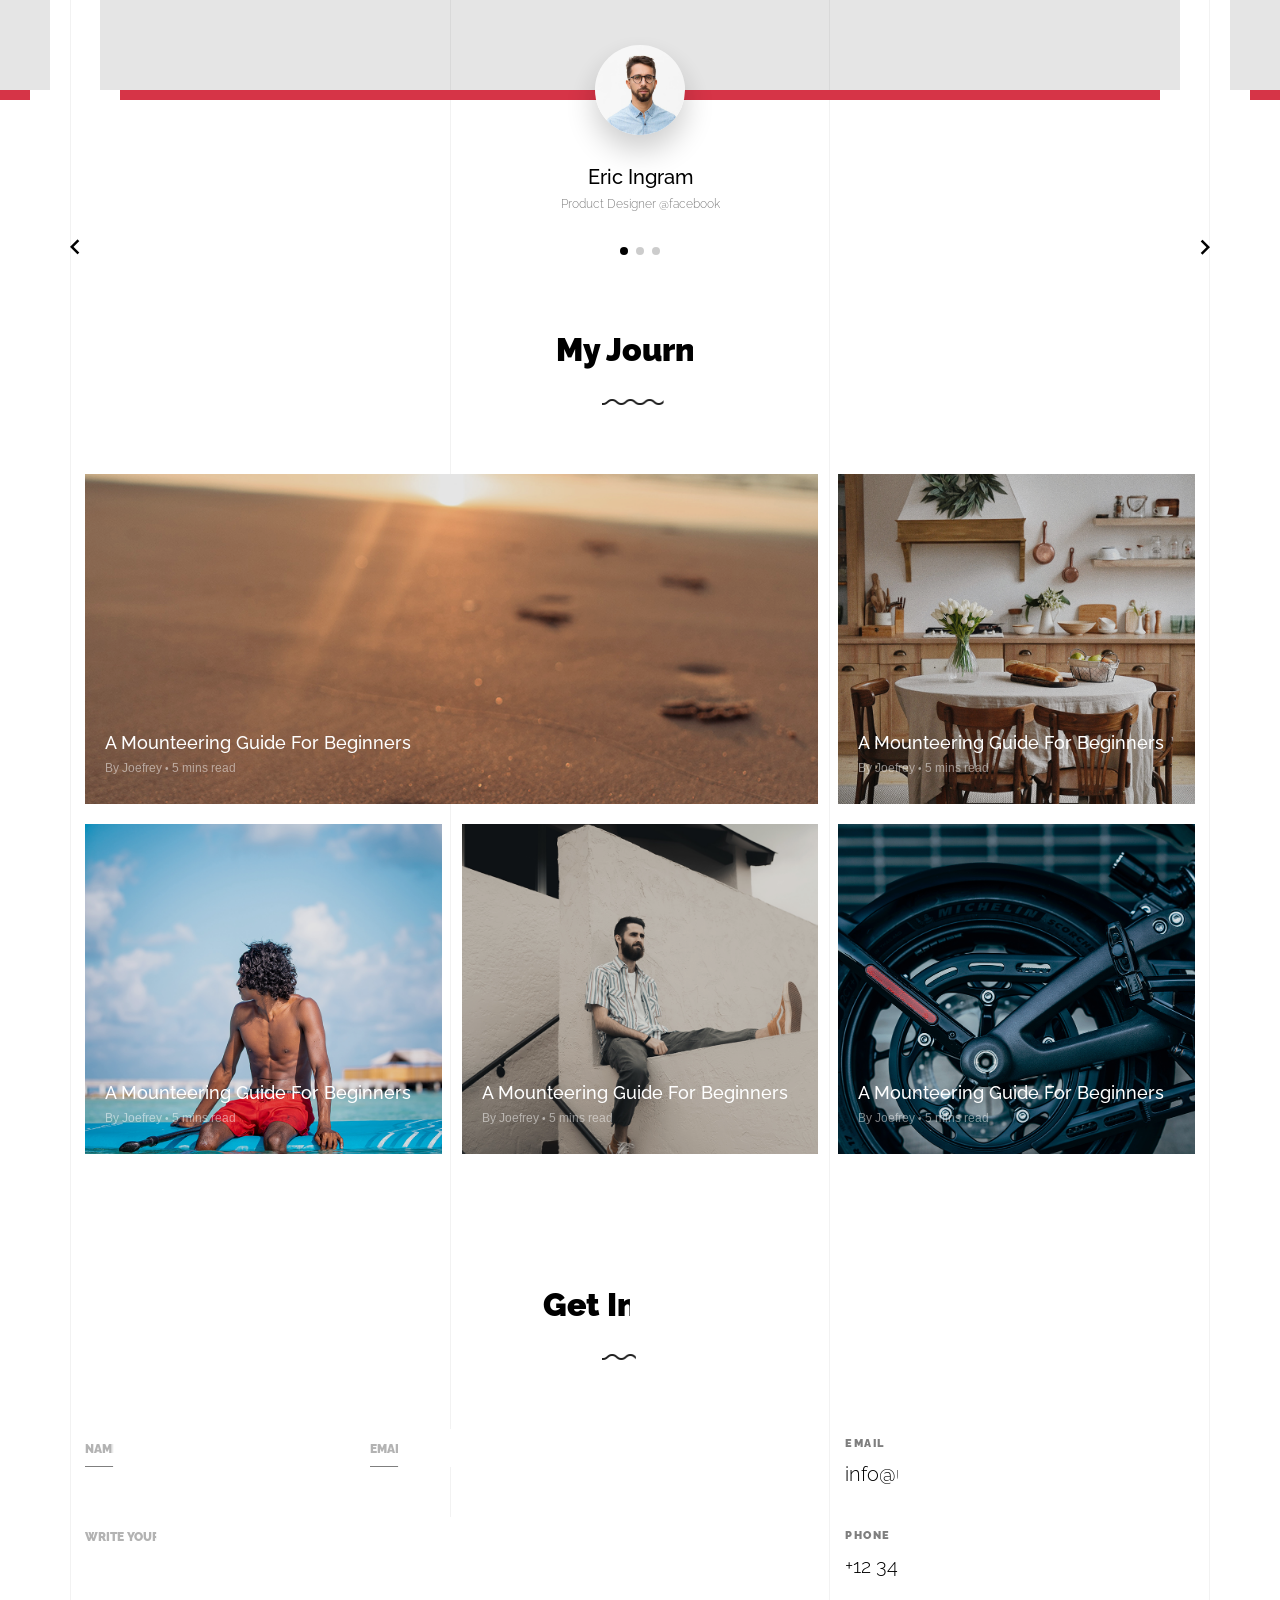
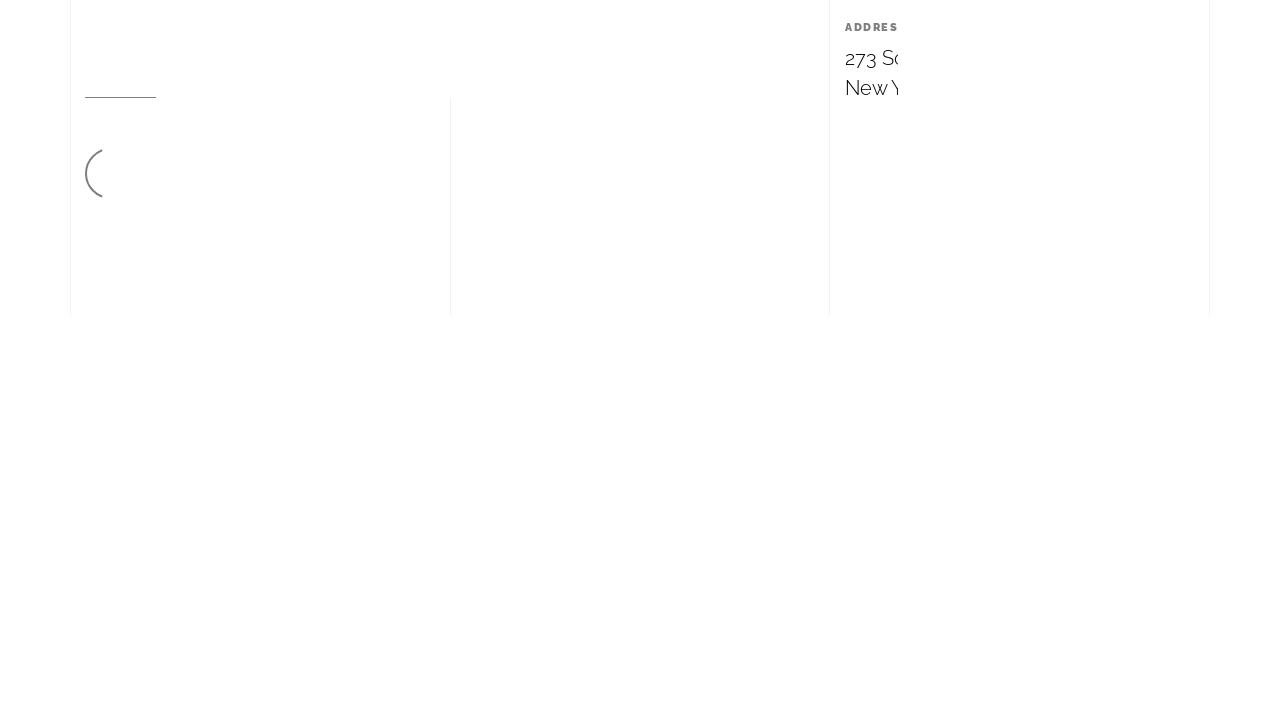
<file: light/index-right-menu.html>
<!doctype html>
<html lang="en">
  <head>
    <title>Unfold &mdash; A onepage portfolio HTML template by Unslate.co</title>
    <meta charset="utf-8">
    <meta name="viewport" content="width=device-width, initial-scale=1, shrink-to-fit=no">

    <meta name="description" content="A onepage portfolio HTML template by Unslate.co">
    <meta name="keywords" content="html, css, javascript, jquery">
    <meta name="author" content="Unslate.co">

    <link rel="stylesheet" href="css/vendor/icomoon/style.css">
    <link rel="stylesheet" href="css/vendor/owl.carousel.min.css">
    <link rel="stylesheet" href="css/vendor/aos.css">
    <link rel="stylesheet" href="css/vendor/animate.min.css">
    <link rel="stylesheet" href="css/vendor/bootstrap.min.css">
    <link rel="stylesheet" href="css/vendor/jquery.fancybox.min.css">
    

    <!-- Theme Style -->
    <link rel="stylesheet" href="css/style.css">

  </head>
  <body data-spy="scroll" data-target=".site-nav-target" data-offset="200">

    <nav class="unslate_co--site-mobile-menu">
      <div class="close-wrap d-flex">
        <a href="#" class="d-flex ml-auto js-menu-toggle">
          <span class="close-label">Close</span>
          <div class="close-times">
            <span class="bar1"></span>
            <span class="bar2"></span>
          </div>
        </a>
      </div>
      <div class="site-mobile-inner"></div>
    </nav>


    <div class="unslate_co--site-wrap">

      <div class="unslate_co--site-inner">

        <div class="lines-wrap">
          <div class="lines-inner">
            <div class="lines"></div>
          </div>
        </div>
        <!-- END lines -->
      
      <nav class="unslate_co--site-nav site-nav-target">

        <div class="container">
        
          <div class="row align-items-center justify-content-between text-left">

            <div class="col-3">
              <div class="site-logo">
                <a href="index-right-menu.html" class="unslate_co--site-logo">Unfold<span>.</span></a>
              </div>
            </div>
            <div class="col text-right">
              <ul class="site-nav-ul js-clone-nav text-left d-none d-lg-inline-block">
                <li class="has-children">
                  <a href="#home-section" class="nav-link">Home</a>
                  <ul class="dropdown">
                    <li>
                      <a href="index.html">Hero Image BG</a>
                    </li>
                    <li>
                      <a href="index-video.html">Video BG</a>
                    </li>
                    <li>
                      <a href="index-hero-slider.html">Hero Slider</a>
                    </li>
                    <li>
                      <a href="index-sidebar-menu.html">Sidebar Menu</a>
                    </li>
                    <li>
                      <a href="index-right-menu.html">Right Menu</a>
                    </li>
                  </ul>
                </li>
                <li><a href="#portfolio-section" class="nav-link">Portfolio</a></li>
                <li><a href="#about-section" class="nav-link">About</a></li>
                <li><a href="#services-section" class="nav-link">Services</a></li>
                <li><a href="#skills-section" class="nav-link">Skills</a></li>
                <li><a href="#testimonial-section" class="nav-link">Testimonial</a></li>
                <li><a href="#journal-section" class="nav-link">Journal</a></li>
                <li><a href="#contact-section" class="nav-link">Contact</a></li>
              </ul>

              <ul class="site-nav-ul-none-onepage text-right d-inline-block d-lg-none">
                <li><a href="#" class="js-menu-toggle">Menu</a></li>
              </ul>
            </div>
            
          </div>
        </div>

      </nav>
      <!-- END nav -->

      <div class="cover-v1 jarallax overlay" style="background-image: url('images/PortfolioBackground_Picture.png');" id="home-section">
        <div class="container">
          <div class="row align-items-center">
              
            <div class="col-md-7 mx-auto text-center">
              <h1 class="heading gsap-reveal-hero text-white">Unfold</h1>
              <h2 class="subheading gsap-reveal-hero text-white">I’m Eric Woodman A Product Designer Based In San Francisco</h2>
            </div>

          </div>
        </div>


        <!-- dov -->
        <a href="#portfolio-section" class="mouse-wrap smoothscroll">
          <span class="mouse">
            <span class="scroll"></span>
          </span>
          <span class="mouse-label">Scroll</span>
        </a>

      </div>
      <!-- END .cover-v1 -->

      <div class="unslate_co--section" id="portfolio-section">
        <div class="container">
          
          
          <div class="relative"><div class="loader-portfolio-wrap"><div class="loader-portfolio dark"></div></div> </div>
          <div id="portfolio-single-holder"></div>

          <div class="portfolio-wrapper">

            <div class="d-flex align-items-center mb-4 gsap-reveal gsap-reveal-filter">
              <h2 class="mr-auto heading-h2">Portfolio</h2>
              
              <a href="#" class="text-black js-filter d-inline-block d-lg-none">Filter</a>
              
              <div class="filter-wrap">
                <div class="filter ml-auto" id="filters">
                  <a href="#" class="active" data-filter="*">All</a>
                  <a href="#" data-filter=".web">Web</a>
                  <a href="#" data-filter=".branding">Branding</a>
                  <a href="#" data-filter=".illustration">Illustration</a>
                  <a href="#" data-filter=".packaging">Packaging</a>
                </div>
              </div>
            </div>


            
            <div id="posts" class="row gutter-isotope-item">
              <div class="item web branding col-sm-6 col-md-6 col-lg-4 isotope-mb-2">
                <a href="portfolio-single-1.html" class="portfolio-item ajax-load-page isotope-item gsap-reveal-img" data-id="1">
                    <div class="overlay">
                      <span class="wrap-icon icon-link2"></span>
                      <div class="portfolio-item-content">
                        <h3>Shoe Rebranding</h3>
                        <p>web, branding</p>
                      </div>
                    </div>
                    <img src="images/work_1_md.jpg" class="lazyload  img-fluid" alt="Images" />
                  </a>
              </div>
              <div class="item branding packaging illustration col-sm-6 col-md-6 col-lg-4 isotope-mb-2 ">
                <a href="portfolio-single-3.html" class="portfolio-item ajax-load-page item-portrait isotope-item gsap-reveal-img" data-id="3">
                    <div class="overlay">
                      <span class="wrap-icon icon-link2"></span>
                      <div class="portfolio-item-content">
                        <h3>Reworking</h3>
                        <p>branding, packaging, illustration</p>
                      </div>
                    </div>
                    <img src="images/work_2_md.jpg" class="lazyload  img-fluid" alt="Images" />
                  </a>
              </div>

              <div class="item branding packaging col-sm-6 col-md-6 col-lg-4 isotope-mb-2">
                <a href="portfolio-single-4.html" class="portfolio-item isotope-item ajax-load-page gsap-reveal-img" data-id="4">
                    <div class="overlay">
                      <span class="wrap-icon icon-link2"></span>
                      <div class="portfolio-item-content">
                        <h3>Modern Building</h3>
                        <p>branding, packaging</p>
                      </div>
                    </div>
                    <img src="images/work_3_md.jpg" class="lazyload  img-fluid" alt="Images" />
                  </a>
              </div>

              <div class="item web packaging col-sm-6 col-md-6 col-lg-4 isotope-mb-2">

                <a href="images/work_4_full.jpg" class="portfolio-item isotope-item gsap-reveal-img" data-fancybox="gallery" data-caption="Watch">
                    <div class="overlay">
                      <span class="wrap-icon icon-photo2"></span>
                      <div class="portfolio-item-content">
                        <h3>Watch</h3>
                        <p>web, packaging</p>
                      </div>
                    </div>
                    <img src="images/work_4_full.jpg" class="lazyload  img-fluid" alt="Images" />
                  </a>

              </div>

              <div class="item illustration packaging col-sm-6 col-md-6 col-lg-4 isotope-mb-2">
                <a href="images/work_5_md.jpg" class="portfolio-item isotope-item gsap-reveal-img" data-fancybox="gallery" data-caption="Shoe Rebranding">
                    <div class="overlay">
                      <span class="wrap-icon icon-photo2"></span>
                      <div class="portfolio-item-content">
                        <h3>Shoe Rebranding</h3>
                        <p>illustration, packaging</p>
                      </div>
                    </div>
                    <img src="images/work_5_md.jpg" class="lazyload  img-fluid" alt="Images" />
                  </a>
              </div>

              <div class="item web branding col-sm-6 col-md-6 col-lg-4 isotope-mb-2">
                <a href="portfolio-single-2.html" class="portfolio-item ajax-load-page item-portrait isotope-item gsap-reveal-img" data-id="2">
                    <div class="overlay">
                      <span class="wrap-icon icon-link2"></span>
                      <div class="portfolio-item-content">
                        <h3>Reshape</h3>
                        <p>web, branding</p>
                      </div>
                    </div>
                    <img src="images/work_6_md.jpg" class="lazyload  img-fluid" alt="Images" />
                  </a>
              </div>

              <div class="item branding packaging col-sm-6 col-md-6 col-lg-4 isotope-mb-2">
                <a href="images/work_7_a_md.jpg" class="portfolio-item item-portrait isotope-item gsap-reveal-img" data-fancybox="gallery" data-caption="Modern Building">
                    <div class="overlay">
                      <span class="wrap-icon icon-photo2"></span>
                      <div class="portfolio-item-content">
                        <h3>Modern Building</h3>
                        <p>branding, packaging</p>
                      </div>
                    </div>
                    <img src="images/work_7_a_md.jpg" class="lazyload  img-fluid" alt="Images" />
                  </a>
              </div>

              <div class="item web branding col-sm-6 col-md-6 col-lg-4 isotope-mb-2">
                <a href="https://www.youtube.com/watch?v=mwtbEGNABWU" class="portfolio-item isotope-item gsap-reveal-img" data-fancybox="gallery" data-caption="Showreel 2019">
                    <div class="overlay">
                      <span class="wrap-icon icon-play_circle_filled"></span>
                      <div class="portfolio-item-content">
                        <h3>Showreel 2019</h3>
                        <p>web, branding</p>
                      </div>
                    </div>
                    <img src="images/work_8_md.jpg" class="lazyload  img-fluid" alt="Images" />
                  </a>
              </div>

              <div class="item web illustration col-sm-6 col-md-6 col-lg-4 isotope-mb-2">
                <a href="images/work_9_a_md.jpg" class="portfolio-item isotope-item gsap-reveal-img" data-fancybox="gallery" data-caption="Render Packaging">
                    <div class="overlay">
                      <span class="wrap-icon icon-photo2"></span>
                      <div class="portfolio-item-content">
                        <h3>Render Packaging</h3>
                        <p>web, illustration</p>
                      </div>
                    </div>
                    <img src="images/work_9_a_md.jpg" class="lazyload  img-fluid" alt="Images" />
                  </a>
              </div>

            </div>
            
          </div>


        </div>
      </div>


      <div class="unslate_co--section">
        <div class="container">
          <div class="owl-carousel logo-slider">
            <div class="logo-v1 gsap-reveal">
              <img src="images/logo-google.png" alt="Image" class="img-fluid">
            </div>
            <div class="logo-v1 gsap-reveal">
              <img src="images/logo-puma.png" alt="Image" class="img-fluid">
            </div>
            <div class="logo-v1 gsap-reveal">
              <img src="images/logo-paypal.png" alt="Image" class="img-fluid">
            </div>
            <div class="logo-v1 gsap-reveal">
              <img src="images/logo-adobe.png" alt="Image" class="img-fluid">
            </div>
          </div>
        </div>
      </div>



      <div class="unslate_co--section" id="about-section">
        <div class="container">
          
          <div class="section-heading-wrap text-center mb-5">
            <h2 class="heading-h2 text-center divider"><span class="gsap-reveal">About Me</span></h2>
            <span class="gsap-reveal"><img src="images/divider.png" alt="divider" width="76"></span>
          </div>
          

          <div class="row mt-5 justify-content-between">
            <div class="col-lg-7 mb-5 mb-lg-0" data-aos="fade-up">
              <figure class="dotted-bg gsap-reveal-img">
                <img src="images/PortfolioBackground_Picture.png" alt="Image" class="img-fluid">
              </figure>
            </div>
            <div class="col-lg-4 pr-lg-5">
              <h3 class="mb-4 heading-h3"><span class="gsap-reveal">We can make it together</span></h3>
              <p class="lead gsap-reveal">Far far away, behind the word mountains, far from the countries Vokalia and Consonantia, there <a href="#">live the blind</a> texts. </p>
              <p class="mb-4 gsap-reveal">A small river named Duden flows by their place and supplies it with the necessary regelialia. It is a paradisematic country, in which roasted parts of sentences fly into your mouth.</p>
              <p class="gsap-reveal"><a href="#" class="btn btn-outline-pill btn-custom-light">Download my CV</a></p>
            </div>
          </div>
        </div>
      </div>

      <div class="unslate_co--section" id="services-section">
        <div class="container">

          <div class="section-heading-wrap text-center mb-5">
            <h2 class="heading-h2 text-center divider"><span class="gsap-reveal">My Services</span></h2>
            <span class="gsap-reveal"><img src="images/divider.png" alt="divider" width="76"></span>
          </div>

          <div class="row gutter-v3">
            <div class="col-md-6 col-lg-4 mb-4">
              <div class="feature-v1" data-aos="fade-up" data-aos-delay="0">
                <div class="wrap-icon mb-3">
                  <img src="images/svg/001-options.svg" alt="Image" width="45">
                </div>
                <h3>Digital <br> Strategy</h3>
                <p>A small river named Duden flows by their place and supplies it with the necessary regelialia. </p>
              </div> 
            </div>
            <div class="col-md-6 col-lg-4 mb-4">
              <div class="feature-v1" data-aos="fade-up" data-aos-delay="100">
                <div class="wrap-icon mb-3">
                  <img src="images/svg/002-chat.svg" alt="Icon" width="45">
                </div>
                <h3>Web <br> Design</h3>
                <p>A small river named Duden flows by their place and supplies it with the necessary regelialia. </p>
              </div> 
            </div>
            <div class="col-md-6 col-lg-4 mb-4">
              <div class="feature-v1" data-aos="fade-up" data-aos-delay="200">
                <div class="wrap-icon mb-3">
                  <img src="images/svg/003-contact-book.svg" alt="Image" class="img-fluid" width="45">
                </div>
                <h3>User <br> Experience</h3>
                <p>A small river named Duden flows by their place and supplies it with the necessary regelialia. </p>
              </div> 
            </div>

            <div class="col-md-6 col-lg-4 mb-4">
              <div class="feature-v1" data-aos="fade-up" data-aos-delay="0">
                <div class="wrap-icon mb-3">
                  <img src="images/svg/004-percentage.svg" alt="Image" width="45">
                </div>
                <h3>Web <br> Development</h3>
                <p>A small river named Duden flows by their place and supplies it with the necessary regelialia. </p>
              </div> 
            </div>
            <div class="col-md-6 col-lg-4 mb-4">
              <div class="feature-v1" data-aos="fade-up" data-aos-delay="100">
                <div class="wrap-icon mb-3">
                  <img src="images/svg/006-goal.svg" alt="Image" width="45">
                </div>
                <h3>WordPress <br> Solutions</h3>
                <p>A small river named Duden flows by their place and supplies it with the necessary regelialia. </p>
              </div> 
            </div>
            <div class="col-md-6 col-lg-4 mb-4">
              <div class="feature-v1" data-aos="fade-up" data-aos-delay="200">
                <div class="wrap-icon mb-3">
                  <img src="images/svg/005-line-chart.svg" alt="Image" width="45">
                </div>
                <h3>Mobile <br> Applications</h3>
                <p>A small river named Duden flows by their place and supplies it with the necessary regelialia. </p>
              </div> 
            </div>

          </div>

        </div>
      </div>

      <div class="unslate_co--section section-counter" id="skills-section">
        <div class="container">
          <div class="section-heading-wrap text-center mb-5">
            <h2 class="heading-h2 text-center divider"><span class="gsap-reveal">My Skills</span></h2>
            <span class="gsap-reveal"><img src="images/divider.png" alt="divider" width="76"></span>
          </div>


          <div class="row pt-5">
            <div class="col-6 col-sm-6 mb-5 mb-lg-0 col-md-6 col-lg-3" data-aos="fade-up" data-aos-delay="0">
              <div class="counter-v1 text-center">
                <span class="number-wrap">
                  <span class="number number-counter" data-number="90">0</span>
                  <span class="append-text">%</span>
                </span>
                <span class="counter-label">WordPress</span>
              </div>
            </div>
            <div class="col-6 col-sm-6 mb-5 mb-lg-0 col-md-6 col-lg-3" data-aos="fade-up" data-aos-delay="100">
              <div class="counter-v1 text-center">
                <span class="number-wrap">
                  <span class="number number-counter" data-number="99">0</span>
                  <span class="append-text">%</span>
                </span>
                <span class="counter-label">HTML/CSS</span>
              </div>
            </div>
            <div class="col-6 col-sm-6 mb-5 mb-lg-0 col-md-6 col-lg-3" data-aos="fade-up" data-aos-delay="200">
              <div class="counter-v1 text-center">
                <span class="number-wrap">
                  <span class="number number-counter" data-number="95">0</span>
                  <span class="append-text">%</span>
                </span>
                <span class="counter-label">jQuery</span>
              </div>
            </div>
            <div class="col-6 col-sm-6 mb-5 mb-lg-0 col-md-6 col-lg-3" data-aos="fade-up" data-aos-delay="300">
              <div class="counter-v1 text-center">
                <span class="number-wrap">
                  <span class="number number-counter" data-number="100">0</span>
                  <span class="append-text">%</span>
                </span>
                <span class="counter-label">Design</span>
              </div>
            </div>
          </div>
        </div>
      </div>
      <!-- END .counter -->

      <div class="unslate_co--section" id="testimonial-section">
        <div class="container">
          <div class="section-heading-wrap text-center mb-5">
            <h2 class="heading-h2 text-center divider"><span class="gsap-reveal">My Happy Clients</span></h2>
            <span class="gsap-reveal"><img src="images/divider.png" alt="divider" width="76"></span>
          </div>
        </div>

        <div class="owl-carousel testimonial-slider">
          <div>
            <div class="testimonial-v1">
              <div class="testimonial-inner-bg">
                <span class="quote">&ldquo;</span>
                <blockquote>
                  Far far away, behind the word mountains, far from the countries Vokalia and Consonantia, there live the blind texts. Separated they live in Bookmarksgrove right at the coast of the Semantics, a large language ocean. A small river named Duden flows by their place and supplies it with the necessary regelialia. It is a paradisematic country, in which roasted parts of sentences fly into your mouth.
                </blockquote>
              </div>
              
              <div class="testimonial-author-info">
                <img src="images/person_man_1.jpg" alt="Image">
                <h3>Eric Ingram</h3>
                <span class="d-block position">Product Designer @facebook</span>
              </div>

            </div>
          </div>
          <div>
            <div class="testimonial-v1">
              <div class="testimonial-inner-bg">
                <span class="quote">&ldquo;</span>
                <blockquote>
                  Far far away, behind the word mountains, far from the countries Vokalia and Consonantia, there live the blind texts. Separated they live in Bookmarksgrove right at the coast of the Semantics, a large language ocean. A small river named Duden flows by their place and supplies it with the necessary regelialia. It is a paradisematic country, in which roasted parts of sentences fly into your mouth.
                </blockquote>
              </div>
              
              <div class="testimonial-author-info">
                <img src="images/person_man_2.jpg" alt="Image">
                <h3>Ryan Mullins</h3>
                <span class="d-block position">Product Designer @Shopify</span>
              </div>

            </div>
          </div>
          <div>
            <div class="testimonial-v1">
              <div class="testimonial-inner-bg">
                <span class="quote">&ldquo;</span>
                <blockquote>
                  Far far away, behind the word mountains, far from the countries Vokalia and Consonantia, there live the blind texts. Separated they live in Bookmarksgrove right at the coast of the Semantics, a large language ocean. A small river named Duden flows by their place and supplies it with the necessary regelialia. It is a paradisematic country, in which roasted parts of sentences fly into your mouth.
                </blockquote>
              </div>
              
              <div class="testimonial-author-info">
                <img src="images/person_woman_1.jpg" alt="Image">
                <h3>Erica Miller</h3>
                <span class="d-block position">Product Designer @Twitter</span>
              </div>

            </div>
          </div>
        </div>

      </div>
      <!-- END testimonial -->

      <div class="unslate_co--section" id="journal-section">
        <div class="container">
          <div class="section-heading-wrap text-center mb-5">
            <h2 class="heading-h2 text-center divider"><span class="gsap-reveal">My Journal</span></h2>
            <span class="gsap-reveal"><img src="images/divider.png" alt="divider" width="76"></span>
          </div>

          
          <div class="row gutter-v4 align-items-stretch">
            <div class="col-sm-6 col-md-6 col-lg-8 blog-post-entry" data-aos="fade-up" data-aos-delay="0">

              <a href="blog-single.html" class="grid-item blog-item w-100 h-100">
                <div class="overlay">
                  <div class="portfolio-item-content">
                    <h3>A Mounteering Guide For Beginners</h3>
                    <p class="post-meta">By Joefrey <span class="small">&bullet;</span> 5 mins read</p>
                  </div>
                </div>
                <img src="images/post_1.jpg" class="lazyload" alt="Image" />
              </a>


            </div>
            <div class="col-sm-6 col-md-6 col-lg-4 blog-post-entry" data-aos="fade-up" data-aos-delay="100">
              <a href="blog-single.html" class="grid-item blog-item w-100 h-100">
                <div class="overlay">
                  <div class="portfolio-item-content">
                    <h3>A Mounteering Guide For Beginners</h3>
                    <p class="post-meta">By Joefrey <span class="small">&bullet;</span> 5 mins read</p>
                  </div>
                </div>
                <img src="images/post_2.jpg" class="lazyload" alt="Image" />
              </a>
            </div>


            <div class="col-sm-6 col-md-6 col-lg-4 blog-post-entry" data-aos="fade-up" data-aos-delay="0">

              <a href="blog-single.html" class="grid-item blog-item w-100 h-100">
                <div class="overlay">
                  <div class="portfolio-item-content">
                    <h3>A Mounteering Guide For Beginners</h3>
                    <p class="post-meta">By Joefrey <span class="small">&bullet;</span> 5 mins read</p>
                  </div>
                </div>
                <img src="images/post_3.jpg" class="lazyload" alt="Image" />
              </a>


            </div>
            <div class="col-sm-6 col-md-6 col-lg-4 blog-post-entry" data-aos="fade-up" data-aos-delay="100">
              <a href="blog-single.html" class="grid-item blog-item w-100 h-100">
                <div class="overlay">
                  <div class="portfolio-item-content">
                    <h3>A Mounteering Guide For Beginners</h3>
                    <p class="post-meta">By Joefrey <span class="small">&bullet;</span> 5 mins read</p>
                  </div>
                </div>
                <img src="images/post_4.jpg" class="lazyload" alt="Image" />
              </a>
            </div>

            <div class="col-sm-6 col-md-6 col-lg-4 blog-post-entry" data-aos="fade-up" data-aos-delay="200">
              <a href="blog-single.html" class="grid-item blog-item w-100 h-100">
                <div class="overlay">
                  <div class="portfolio-item-content">
                    <h3>A Mounteering Guide For Beginners</h3>
                    <p class="post-meta">By Joefrey <span class="small">&bullet;</span> 5 mins read</p>
                  </div>
                </div>
                <img src="images/post_5.jpg" class="lazyload" alt="Image" />
              </a>
            </div>


          </div>

        </div>
      </div>
      <!-- END blog posts -->


      <div class="unslate_co--section" id="contact-section">
        <div class="container">
          <div class="section-heading-wrap text-center mb-5">
            <h2 class="heading-h2 text-center divider"><span class="gsap-reveal">Get In Touch</span></h2>
            <span class="gsap-reveal"><img src="images/divider.png" alt="divider" width="76"></span>
          </div>


          <div class="row justify-content-between">
            
            <div class="col-md-6">
              <form method="post" class="form-outline-style-v1" id="contactForm">
                <div class="form-group row mb-0">

                  <div class="col-lg-6 form-group gsap-reveal">
                    <label for="name">Name</label>
                    <input name="name" type="text" class="form-control" id="name">
                  </div>
                  <div class="col-lg-6 form-group gsap-reveal">
                    <label for="email">Email</label>
                    <input name="email" type="email" class="form-control" id="email">
                  </div>
                  <div class="col-lg-12 form-group gsap-reveal">
                    <label for="message">Write your message...</label>
                    <textarea name="message" id="message" cols="30" rows="7" class="form-control"></textarea>
                  </div>
                </div>
                <div class="form-group row gsap-reveal">
                    <div class="col-md-12 d-flex align-items-center">
                      <input type="submit" class="btn btn-outline-pill btn-custom-light mr-3" value="Send Message">
                      <span class="submitting"></span>
                    </div>
                  </div>
              </form>
              <div id="form-message-warning" class="mt-4"></div> 
              <div id="form-message-success">
                Your message was sent, thank you!
              </div>

            </div>

            <div class="col-md-4">
              <div class="contact-info-v1">
                <div class="gsap-reveal d-block">
                  <span class="d-block contact-info-label">Email</span>
                  <a href="#" class="contact-info-val">info@unslate.co</a>
                </div>
                <div class="gsap-reveal d-block">
                  <span class="d-block contact-info-label">Phone</span>
                  <a href="#" class="contact-info-val">+12 345 6789 012</a>
                </div>
                <div class="gsap-reveal d-block">
                  <span class="d-block contact-info-label">Address</span>
                  <address class="contact-info-val">273 South Riverview Rd. <br> New York, NY 10011</address>
                </div>
              </div>
            </div>

          </div>
        </div>
      </div>
      </div>

      <footer class="unslate_co--footer unslate_co--section">
        <div class="container">
          <div class="row justify-content-center">
            <div class="col-md-7">
              
              <div class="footer-site-logo"><a href="#">Unfold<span>.</span></a></div>

              <ul class="footer-site-social">
                <li><a href="#">Facebook</a></li>
                <li><a href="#">Twitter</a></li>
                <li><a href="#">Instagram</a></li>
                <li><a href="#">Dribbble</a></li>
                <li><a href="#">Behance</a></li>
              </ul>

              <p class="site-copyright">
                <small>&copy; 2020 <a href="#">Unfold</a>. All Rights Reserved. Design with <span class="icon-heart text-danger"></span> by <a href="#">Unslate.co</a>.</small>
              </p>

            </div>
          </div>
        </div>
      </footer>

      
    </div>

    <!-- Loader -->
    <div id="unslate_co--overlayer"></div>
    <div class="site-loader-wrap">
      <div class="site-loader dark"></div>
    </div>

    <script src="js/scripts-dist.js"></script>
    <script src="js/main.js"></script>

    <!-- Global site tag (gtag.js) - Google Analytics -->
<script async src="https://www.googletagmanager.com/gtag/js?id=UA-157808202-1"></script>
<script>
  window.dataLayer = window.dataLayer || [];
  function gtag(){dataLayer.push(arguments);}
  gtag('js', new Date());

  gtag('config', 'UA-157808202-1');
</script>

  </body>
</html>
</file>
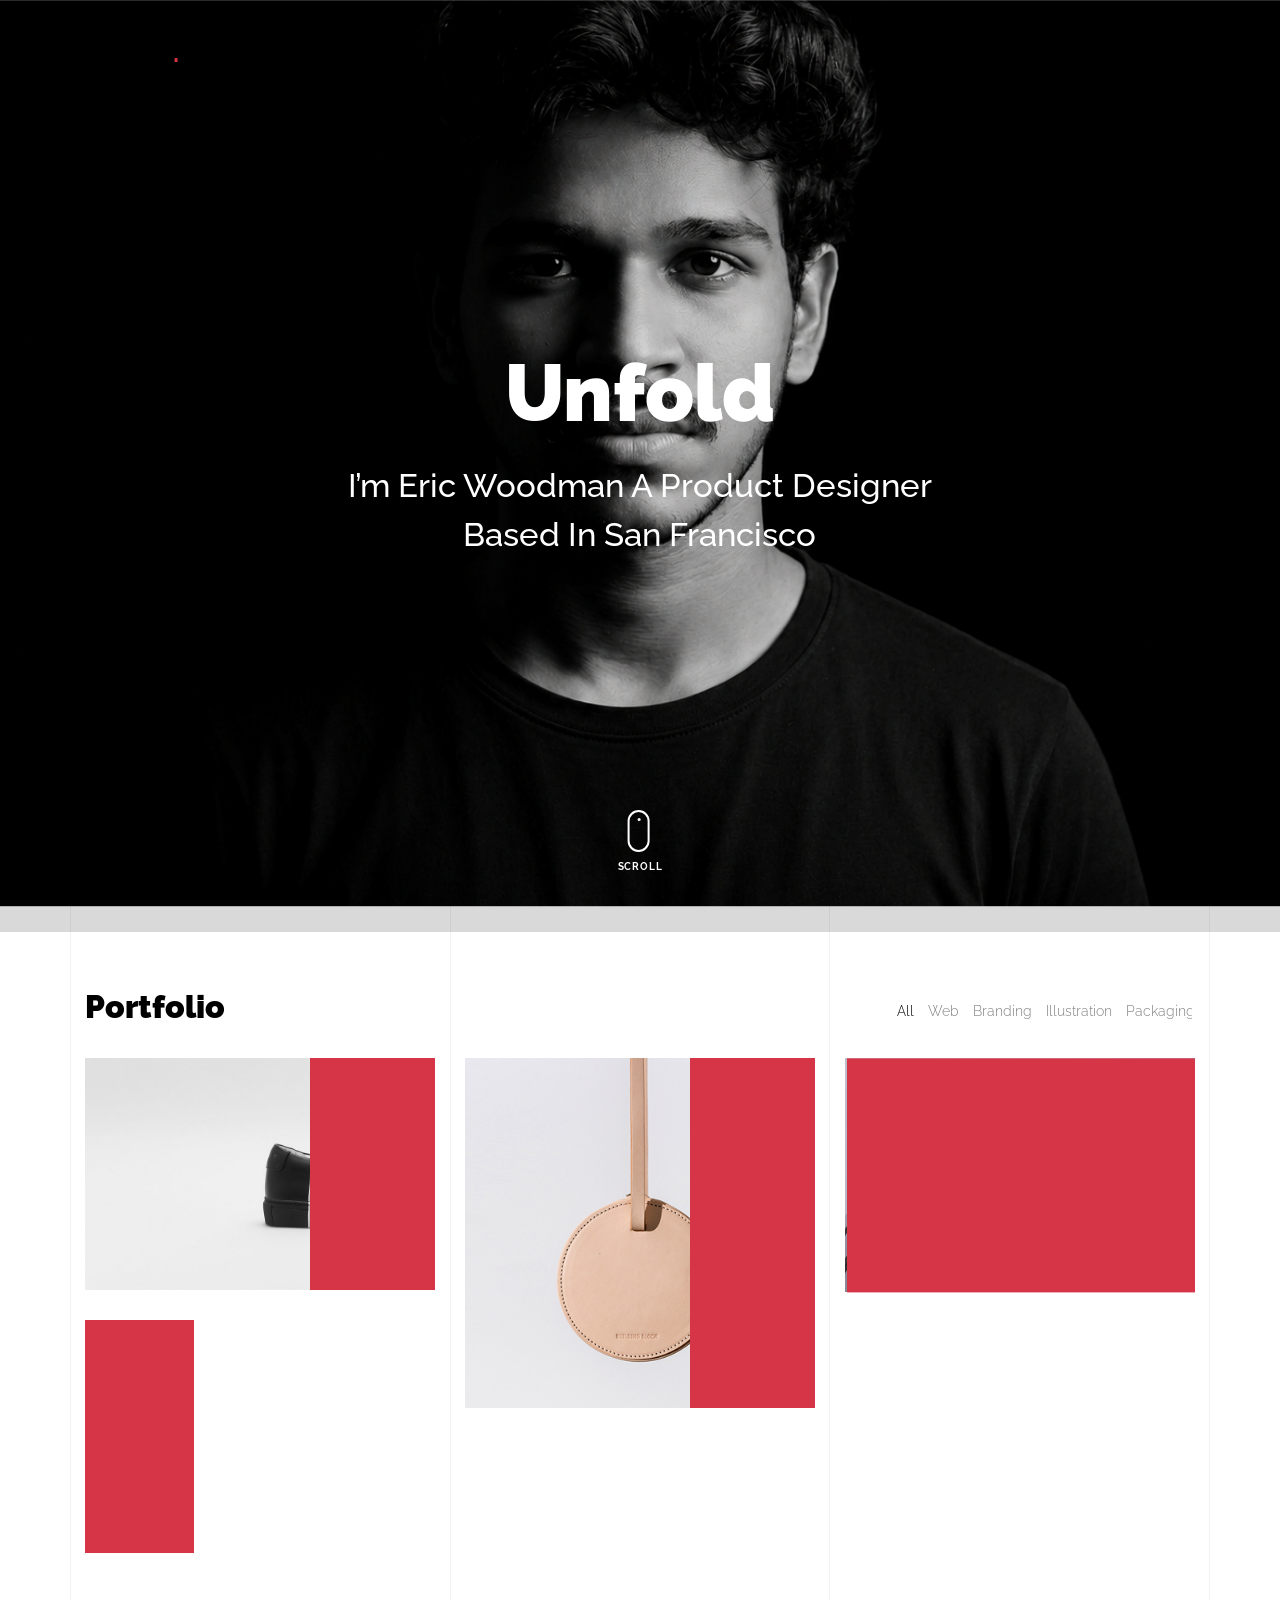
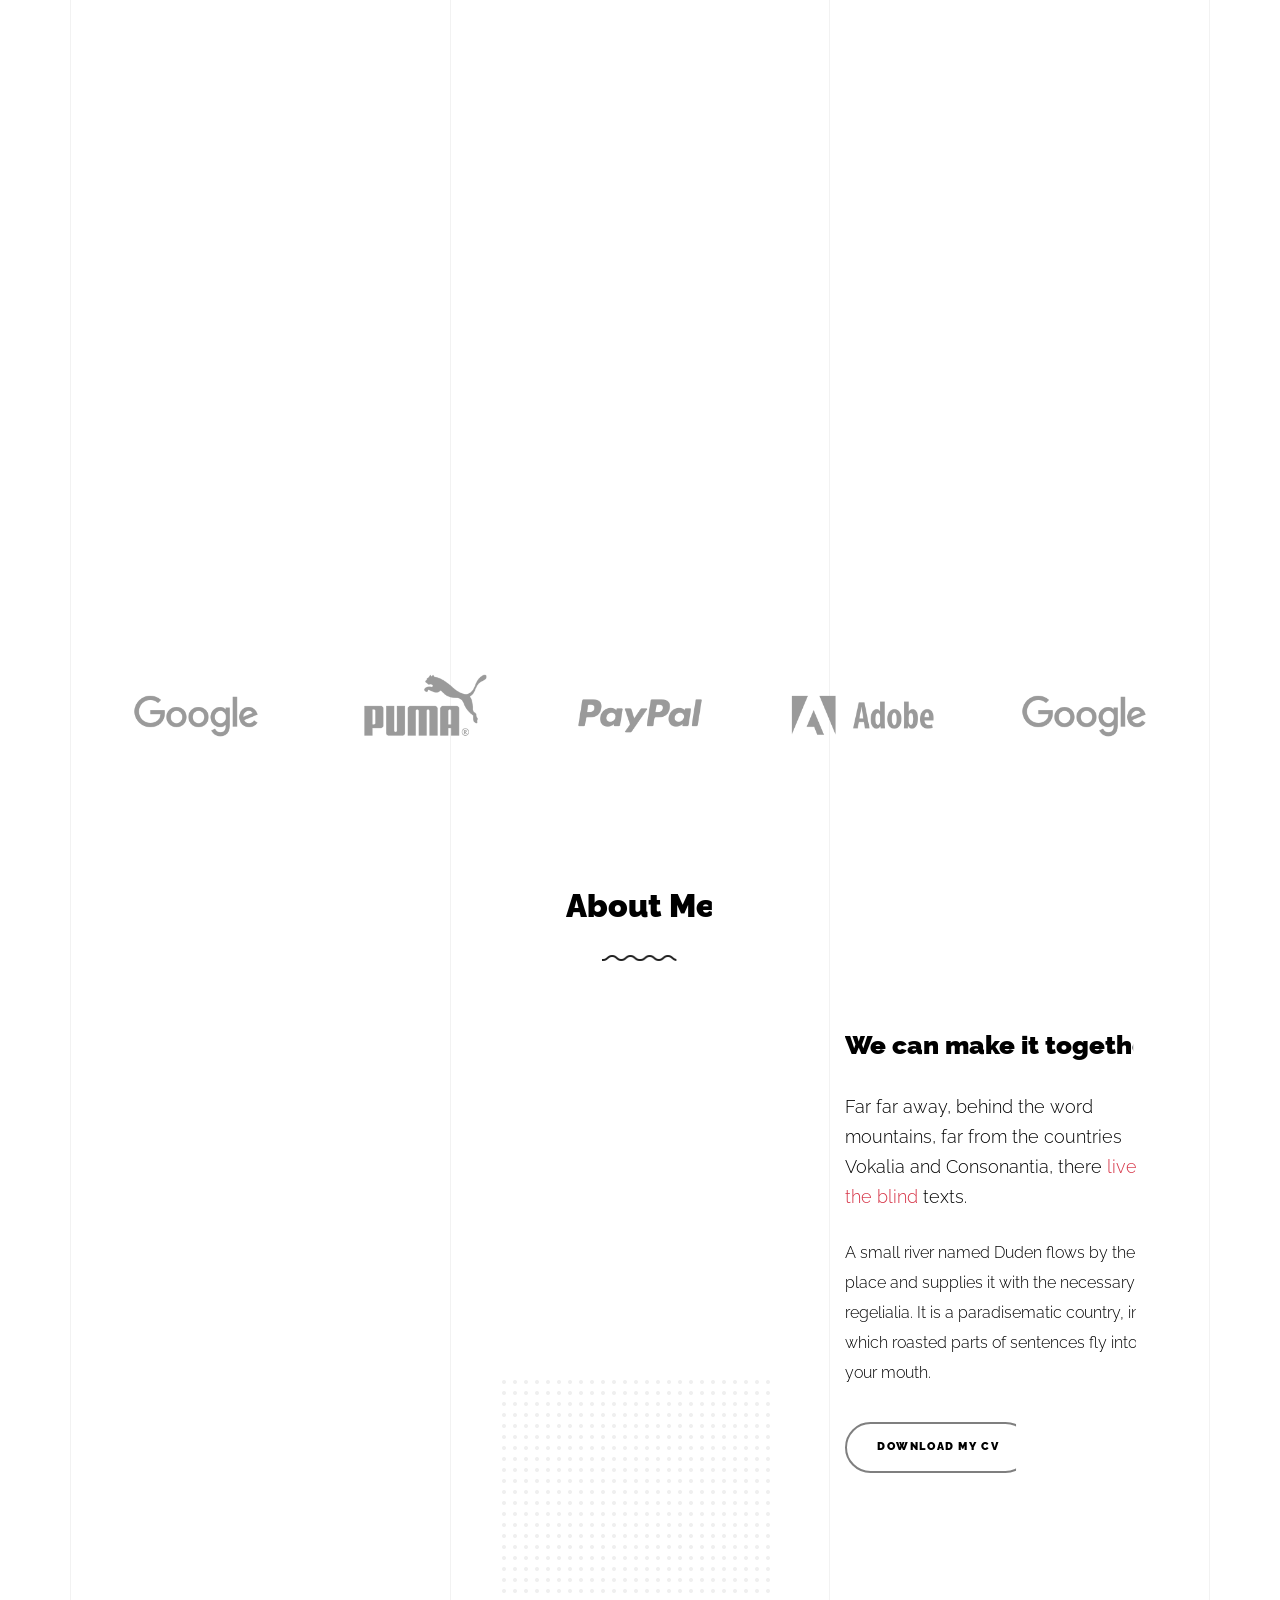
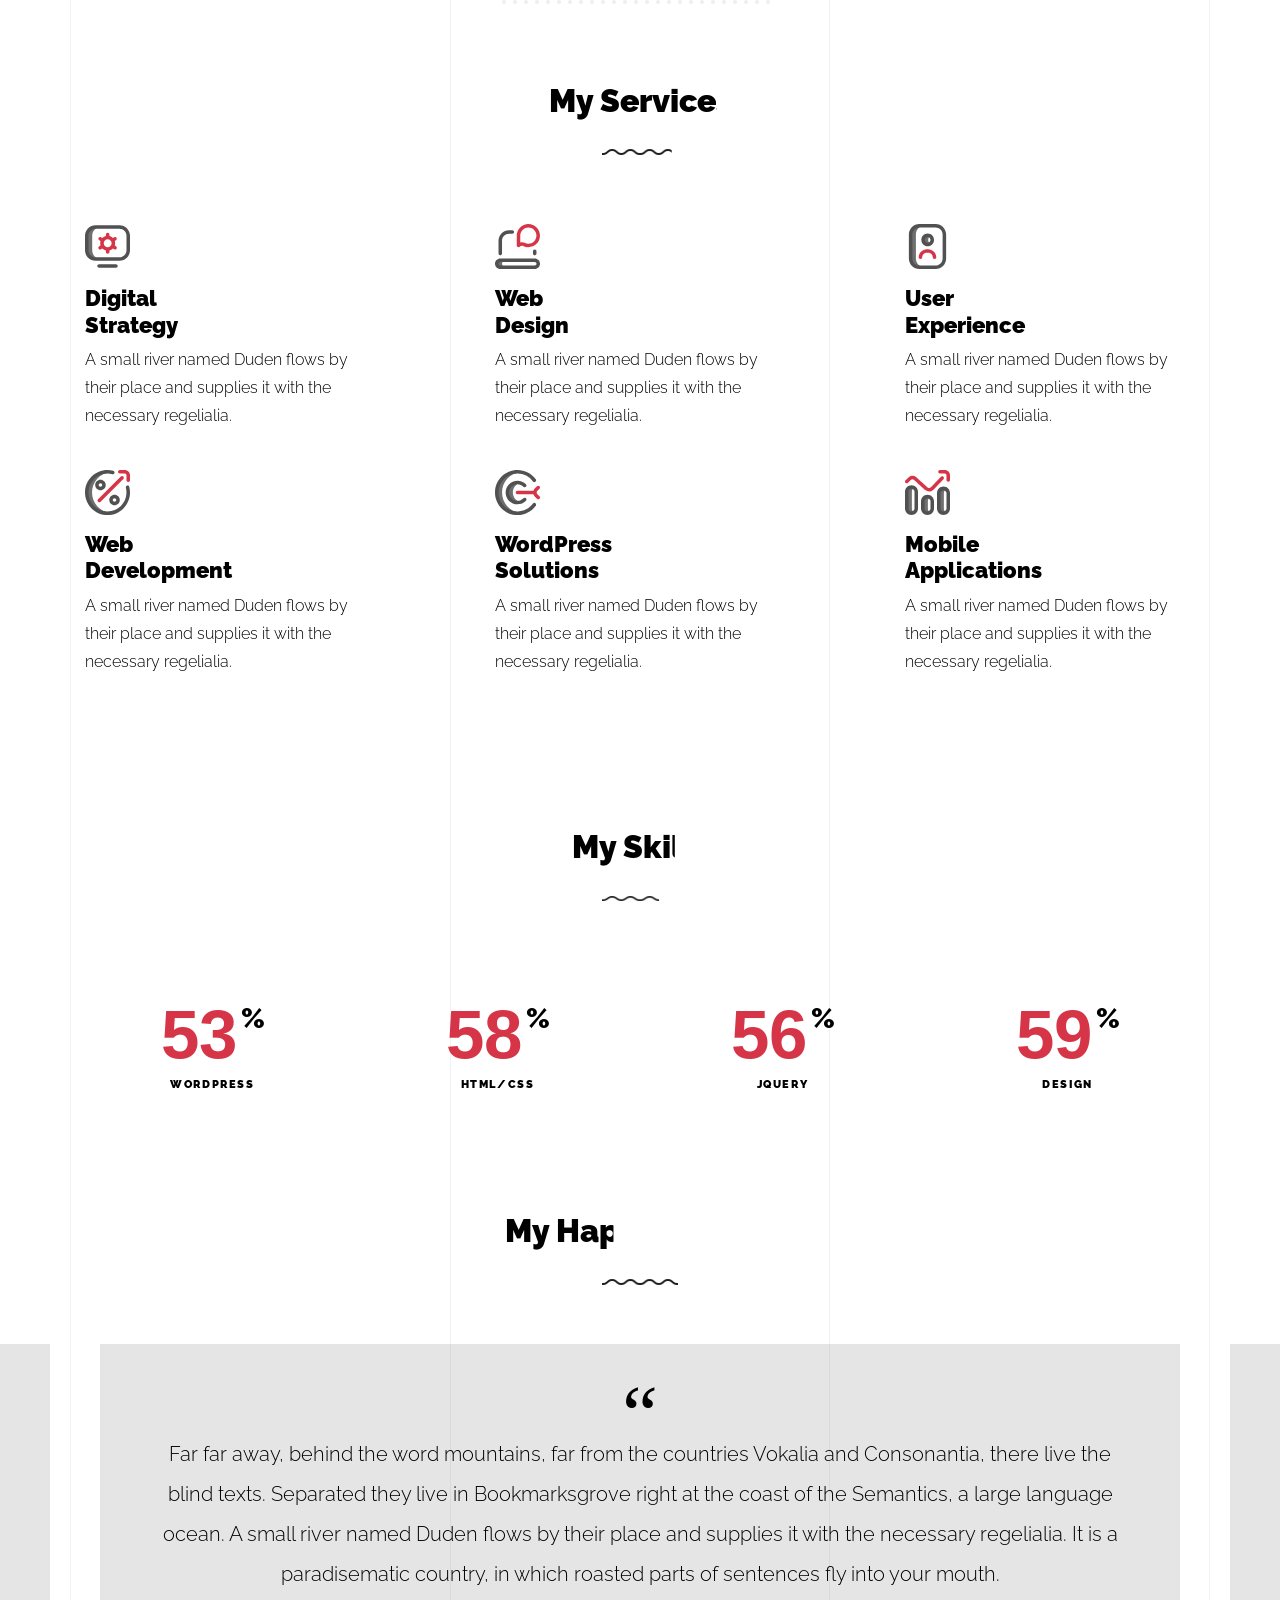
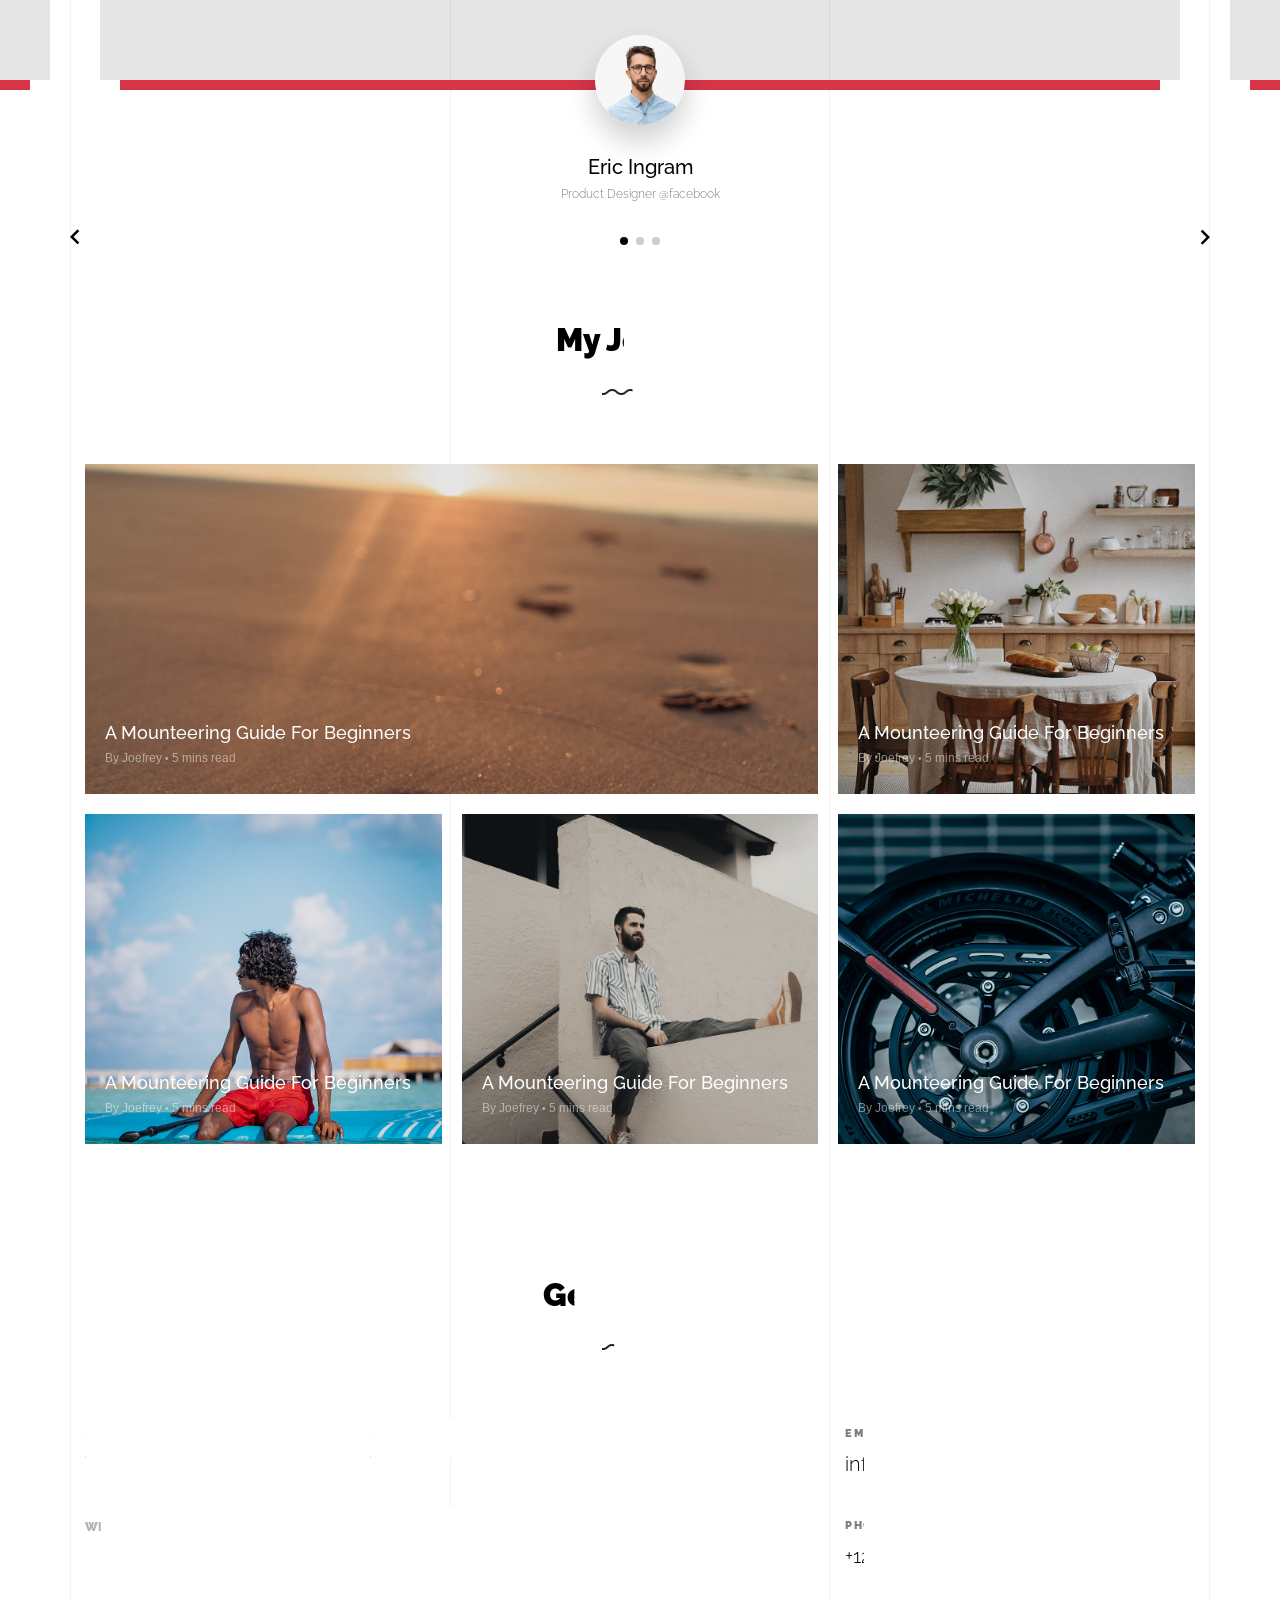
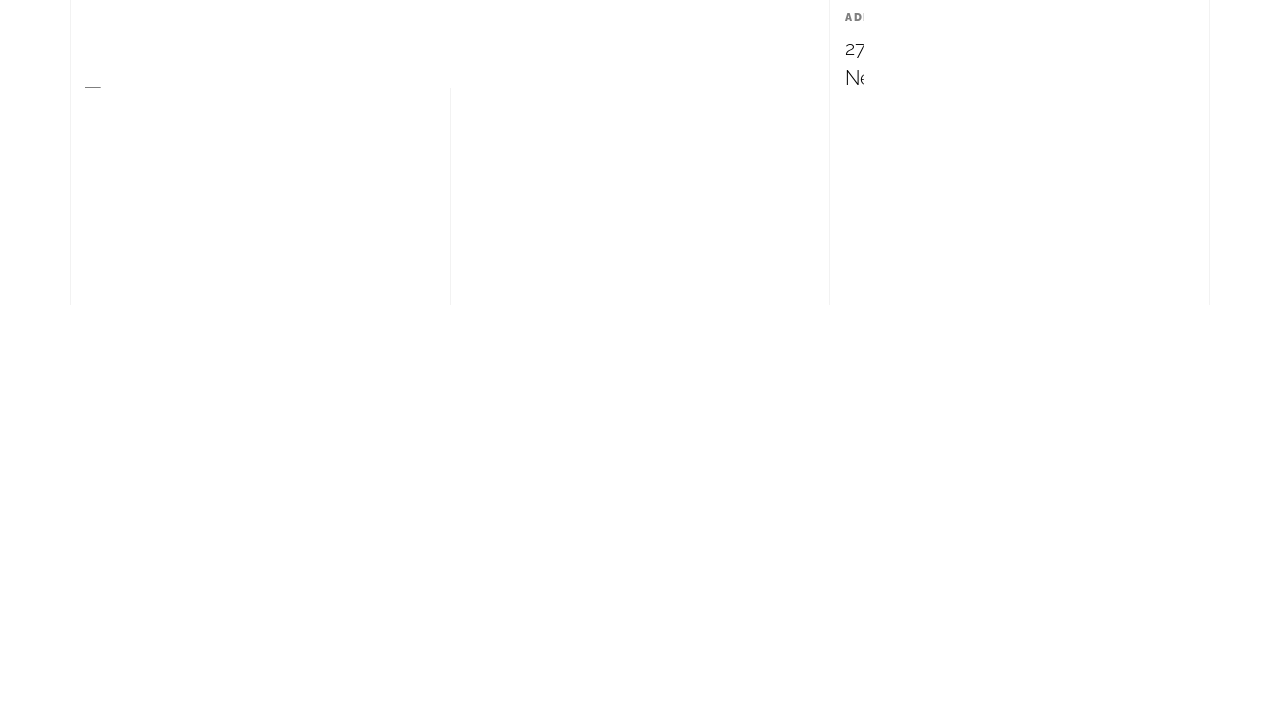
<file: light/index-sidebar-menu.html>
<!doctype html>
<html lang="en">
  <head>
    <title>Unfold &mdash; A onepage portfolio HTML template by Unslate.co</title>
    <meta charset="utf-8">
    <meta name="viewport" content="width=device-width, initial-scale=1, shrink-to-fit=no">

    <meta name="description" content="A onepage portfolio HTML template by Unslate.co">
    <meta name="keywords" content="html, css, javascript, jquery">
    <meta name="author" content="Unslate.co">

    <link rel="stylesheet" href="css/vendor/icomoon/style.css">
    <link rel="stylesheet" href="css/vendor/owl.carousel.min.css">
    <link rel="stylesheet" href="css/vendor/aos.css">
    <link rel="stylesheet" href="css/vendor/animate.min.css">
    <link rel="stylesheet" href="css/vendor/bootstrap.min.css">
    <link rel="stylesheet" href="css/vendor/jquery.fancybox.min.css">
    

    <!-- Theme Style -->
    <link rel="stylesheet" href="css/style.css">

  </head>
  <body data-spy="scroll" data-target=".site-nav-target" data-offset="200">

    <nav class="unslate_co--site-mobile-menu">
      <div class="close-wrap d-flex">
        <a href="#" class="d-flex ml-auto js-menu-toggle">
          <span class="close-label">Close</span>
          <div class="close-times">
            <span class="bar1"></span>
            <span class="bar2"></span>
          </div>
        </a>
      </div>
      <div class="site-mobile-inner"></div>
    </nav>


    <div class="unslate_co--site-wrap">

      <div class="unslate_co--site-inner">

        <div class="lines-wrap">
          <div class="lines-inner">
            <div class="lines"></div>
          </div>
        </div>
        <!-- END lines -->
      
      <nav class="unslate_co--site-nav dark site-nav-target">

        <div class="container">
        
          <div class="row align-items-center justify-content-between text-left">

            <div class="col-3">
              <div class="site-logo">
                <a href="index-sidebar-menu.html" class="unslate_co--site-logo">Unfold<span>.</span></a>
              </div>
            </div>
            <div class="col text-right">
              <ul class="site-nav-ul js-clone-nav text-left d-none d-lg-inline-none">
                <li class="has-children">
                  <a href="#home-section" class="nav-link">Home</a>
                  <ul class="dropdown">
                    <li>
                      <a href="index.html">Hero Image BG</a>
                    </li>
                    <li>
                      <a href="index-video.html">Video BG</a>
                    </li>
                    <li>
                      <a href="index-hero-slider.html">Hero Slider</a>
                    </li>
                    <li>
                      <a href="index-sidebar-menu.html">Sidebar Menu</a>
                    </li>
                    <li>
                      <a href="index-right-menu.html">Right Menu</a>
                    </li>
                  </ul>
                </li>
                <li><a href="#portfolio-section" class="nav-link">Portfolio</a></li>
                <li><a href="#about-section" class="nav-link">About</a></li>
                <li><a href="#services-section" class="nav-link">Services</a></li>
                <li><a href="#skills-section" class="nav-link">Skills</a></li>
                <li><a href="#testimonial-section" class="nav-link">Testimonial</a></li>
                <li><a href="#journal-section" class="nav-link">Journal</a></li>
                <li><a href="#contact-section" class="nav-link">Contact</a></li>
              </ul>
              
              <a href="#" class="burger-toggle-menu js-burger-toggle-menu ml-auto py-4">
                <span></span>
                <span></span>
                <span></span>
              </a>

            </div>
            
          </div>
        </div>

      </nav>
      <!-- END nav -->

      <div class="cover-v1 jarallax overlay" style="background-image: url('images/PortfolioBackground_Picture.png');" id="home-section">
        <div class="container">
          <div class="row align-items-center">
              
            <div class="col-md-7 mx-auto text-center">
              <h1 class="heading gsap-reveal-hero text-white">Unfold</h1>
              <h2 class="subheading gsap-reveal-hero text-white">I’m Eric Woodman A Product Designer Based In San Francisco</h2>
            </div>

          </div>
        </div>


        <!-- dov -->
        <a href="#portfolio-section" class="mouse-wrap smoothscroll">
          <span class="mouse">
            <span class="scroll"></span>
          </span>
          <span class="mouse-label">Scroll</span>
        </a>

      </div>
      <!-- END .cover-v1 -->

      <div class="unslate_co--section" id="portfolio-section">
        <div class="container">
          
          
          <div class="relative"><div class="loader-portfolio-wrap"><div class="loader-portfolio dark"></div></div> </div>
          <div id="portfolio-single-holder"></div>

          <div class="portfolio-wrapper">

            <div class="d-flex align-items-center mb-4 gsap-reveal gsap-reveal-filter">
              <h2 class="mr-auto heading-h2">Portfolio</h2>
              
              <a href="#" class="text-black js-filter d-inline-block d-lg-none">Filter</a>
              
              <div class="filter-wrap">
                <div class="filter ml-auto" id="filters">
                  <a href="#" class="active" data-filter="*">All</a>
                  <a href="#" data-filter=".web">Web</a>
                  <a href="#" data-filter=".branding">Branding</a>
                  <a href="#" data-filter=".illustration">Illustration</a>
                  <a href="#" data-filter=".packaging">Packaging</a>
                </div>
              </div>
            </div>


            
            <div id="posts" class="row gutter-isotope-item">
              <div class="item web branding col-sm-6 col-md-6 col-lg-4 isotope-mb-2">
                <a href="portfolio-single-1.html" class="portfolio-item ajax-load-page isotope-item gsap-reveal-img" data-id="1">
                    <div class="overlay">
                      <span class="wrap-icon icon-link2"></span>
                      <div class="portfolio-item-content">
                        <h3>Shoe Rebranding</h3>
                        <p>web, branding</p>
                      </div>
                    </div>
                    <img src="images/work_1_md.jpg" class="lazyload  img-fluid" alt="Images" />
                  </a>
              </div>
              <div class="item branding packaging illustration col-sm-6 col-md-6 col-lg-4 isotope-mb-2 ">
                <a href="portfolio-single-3.html" class="portfolio-item ajax-load-page item-portrait isotope-item gsap-reveal-img" data-id="3">
                    <div class="overlay">
                      <span class="wrap-icon icon-link2"></span>
                      <div class="portfolio-item-content">
                        <h3>Reworking</h3>
                        <p>branding, packaging, illustration</p>
                      </div>
                    </div>
                    <img src="images/work_2_md.jpg" class="lazyload  img-fluid" alt="Images" />
                  </a>
              </div>

              <div class="item branding packaging col-sm-6 col-md-6 col-lg-4 isotope-mb-2">
                <a href="portfolio-single-4.html" class="portfolio-item isotope-item ajax-load-page gsap-reveal-img" data-id="4">
                    <div class="overlay">
                      <span class="wrap-icon icon-link2"></span>
                      <div class="portfolio-item-content">
                        <h3>Modern Building</h3>
                        <p>branding, packaging</p>
                      </div>
                    </div>
                    <img src="images/work_3_md.jpg" class="lazyload  img-fluid" alt="Images" />
                  </a>
              </div>

              <div class="item web packaging col-sm-6 col-md-6 col-lg-4 isotope-mb-2">

                <a href="images/work_4_full.jpg" class="portfolio-item isotope-item gsap-reveal-img" data-fancybox="gallery" data-caption="Watch">
                    <div class="overlay">
                      <span class="wrap-icon icon-photo2"></span>
                      <div class="portfolio-item-content">
                        <h3>Watch</h3>
                        <p>web, packaging</p>
                      </div>
                    </div>
                    <img src="images/work_4_full.jpg" class="lazyload  img-fluid" alt="Images" />
                  </a>

              </div>

              <div class="item illustration packaging col-sm-6 col-md-6 col-lg-4 isotope-mb-2">
                <a href="images/work_5_md.jpg" class="portfolio-item isotope-item gsap-reveal-img" data-fancybox="gallery" data-caption="Shoe Rebranding">
                    <div class="overlay">
                      <span class="wrap-icon icon-photo2"></span>
                      <div class="portfolio-item-content">
                        <h3>Shoe Rebranding</h3>
                        <p>illustration, packaging</p>
                      </div>
                    </div>
                    <img src="images/work_5_md.jpg" class="lazyload  img-fluid" alt="Images" />
                  </a>
              </div>

              <div class="item web branding col-sm-6 col-md-6 col-lg-4 isotope-mb-2">
                <a href="portfolio-single-2.html" class="portfolio-item ajax-load-page item-portrait isotope-item gsap-reveal-img" data-id="2">
                    <div class="overlay">
                      <span class="wrap-icon icon-link2"></span>
                      <div class="portfolio-item-content">
                        <h3>Reshape</h3>
                        <p>web, branding</p>
                      </div>
                    </div>
                    <img src="images/work_6_md.jpg" class="lazyload  img-fluid" alt="Images" />
                  </a>
              </div>

              <div class="item branding packaging col-sm-6 col-md-6 col-lg-4 isotope-mb-2">
                <a href="images/work_7_a_md.jpg" class="portfolio-item item-portrait isotope-item gsap-reveal-img" data-fancybox="gallery" data-caption="Modern Building">
                    <div class="overlay">
                      <span class="wrap-icon icon-photo2"></span>
                      <div class="portfolio-item-content">
                        <h3>Modern Building</h3>
                        <p>branding, packaging</p>
                      </div>
                    </div>
                    <img src="images/work_7_a_md.jpg" class="lazyload  img-fluid" alt="Images" />
                  </a>
              </div>

              <div class="item web branding col-sm-6 col-md-6 col-lg-4 isotope-mb-2">
                <a href="https://www.youtube.com/watch?v=mwtbEGNABWU" class="portfolio-item isotope-item gsap-reveal-img" data-fancybox="gallery" data-caption="Showreel 2019">
                    <div class="overlay">
                      <span class="wrap-icon icon-play_circle_filled"></span>
                      <div class="portfolio-item-content">
                        <h3>Showreel 2019</h3>
                        <p>web, branding</p>
                      </div>
                    </div>
                    <img src="images/work_8_md.jpg" class="lazyload  img-fluid" alt="Images" />
                  </a>
              </div>

              <div class="item web illustration col-sm-6 col-md-6 col-lg-4 isotope-mb-2">
                <a href="images/work_9_a_md.jpg" class="portfolio-item isotope-item gsap-reveal-img" data-fancybox="gallery" data-caption="Render Packaging">
                    <div class="overlay">
                      <span class="wrap-icon icon-photo2"></span>
                      <div class="portfolio-item-content">
                        <h3>Render Packaging</h3>
                        <p>web, illustration</p>
                      </div>
                    </div>
                    <img src="images/work_9_a_md.jpg" class="lazyload  img-fluid" alt="Images" />
                  </a>
              </div>

            </div>
            
          </div>


        </div>
      </div>


      <div class="unslate_co--section">
        <div class="container">
          <div class="owl-carousel logo-slider">
            <div class="logo-v1 gsap-reveal">
              <img src="images/logo-google.png" alt="Image" class="img-fluid">
            </div>
            <div class="logo-v1 gsap-reveal">
              <img src="images/logo-puma.png" alt="Image" class="img-fluid">
            </div>
            <div class="logo-v1 gsap-reveal">
              <img src="images/logo-paypal.png" alt="Image" class="img-fluid">
            </div>
            <div class="logo-v1 gsap-reveal">
              <img src="images/logo-adobe.png" alt="Image" class="img-fluid">
            </div>
          </div>
        </div>
      </div>



      <div class="unslate_co--section" id="about-section">
        <div class="container">
          
          <div class="section-heading-wrap text-center mb-5">
            <h2 class="heading-h2 text-center divider"><span class="gsap-reveal">About Me</span></h2>
            <span class="gsap-reveal"><img src="images/divider.png" alt="divider" width="76"></span>
          </div>
          

          <div class="row mt-5 justify-content-between">
            <div class="col-lg-7 mb-5 mb-lg-0" data-aos="fade-up">
              <figure class="dotted-bg gsap-reveal-img">
                <img src="images/PortfolioBackground_Picture.png" alt="Image" class="img-fluid">
              </figure>
            </div>
            <div class="col-lg-4 pr-lg-5">
              <h3 class="mb-4 heading-h3"><span class="gsap-reveal">We can make it together</span></h3>
              <p class="lead gsap-reveal">Far far away, behind the word mountains, far from the countries Vokalia and Consonantia, there <a href="#">live the blind</a> texts. </p>
              <p class="mb-4 gsap-reveal">A small river named Duden flows by their place and supplies it with the necessary regelialia. It is a paradisematic country, in which roasted parts of sentences fly into your mouth.</p>
              <p class="gsap-reveal"><a href="#" class="btn btn-outline-pill btn-custom-light">Download my CV</a></p>
            </div>
          </div>
        </div>
      </div>

      <div class="unslate_co--section" id="services-section">
        <div class="container">

          <div class="section-heading-wrap text-center mb-5">
            <h2 class="heading-h2 text-center divider"><span class="gsap-reveal">My Services</span></h2>
            <span class="gsap-reveal"><img src="images/divider.png" alt="divider" width="76"></span>
          </div>

          <div class="row gutter-v3">
            <div class="col-md-6 col-lg-4 mb-4">
              <div class="feature-v1" data-aos="fade-up" data-aos-delay="0">
                <div class="wrap-icon mb-3">
                  <img src="images/svg/001-options.svg" alt="Image" width="45">
                </div>
                <h3>Digital <br> Strategy</h3>
                <p>A small river named Duden flows by their place and supplies it with the necessary regelialia. </p>
              </div> 
            </div>
            <div class="col-md-6 col-lg-4 mb-4">
              <div class="feature-v1" data-aos="fade-up" data-aos-delay="100">
                <div class="wrap-icon mb-3">
                  <img src="images/svg/002-chat.svg" alt="Icon" width="45">
                </div>
                <h3>Web <br> Design</h3>
                <p>A small river named Duden flows by their place and supplies it with the necessary regelialia. </p>
              </div> 
            </div>
            <div class="col-md-6 col-lg-4 mb-4">
              <div class="feature-v1" data-aos="fade-up" data-aos-delay="200">
                <div class="wrap-icon mb-3">
                  <img src="images/svg/003-contact-book.svg" alt="Image" class="img-fluid" width="45">
                </div>
                <h3>User <br> Experience</h3>
                <p>A small river named Duden flows by their place and supplies it with the necessary regelialia. </p>
              </div> 
            </div>

            <div class="col-md-6 col-lg-4 mb-4">
              <div class="feature-v1" data-aos="fade-up" data-aos-delay="0">
                <div class="wrap-icon mb-3">
                  <img src="images/svg/004-percentage.svg" alt="Image" width="45">
                </div>
                <h3>Web <br> Development</h3>
                <p>A small river named Duden flows by their place and supplies it with the necessary regelialia. </p>
              </div> 
            </div>
            <div class="col-md-6 col-lg-4 mb-4">
              <div class="feature-v1" data-aos="fade-up" data-aos-delay="100">
                <div class="wrap-icon mb-3">
                  <img src="images/svg/006-goal.svg" alt="Image" width="45">
                </div>
                <h3>WordPress <br> Solutions</h3>
                <p>A small river named Duden flows by their place and supplies it with the necessary regelialia. </p>
              </div> 
            </div>
            <div class="col-md-6 col-lg-4 mb-4">
              <div class="feature-v1" data-aos="fade-up" data-aos-delay="200">
                <div class="wrap-icon mb-3">
                  <img src="images/svg/005-line-chart.svg" alt="Image" width="45">
                </div>
                <h3>Mobile <br> Applications</h3>
                <p>A small river named Duden flows by their place and supplies it with the necessary regelialia. </p>
              </div> 
            </div>

          </div>

        </div>
      </div>

      <div class="unslate_co--section section-counter" id="skills-section">
        <div class="container">
          <div class="section-heading-wrap text-center mb-5">
            <h2 class="heading-h2 text-center divider"><span class="gsap-reveal">My Skills</span></h2>
            <span class="gsap-reveal"><img src="images/divider.png" alt="divider" width="76"></span>
          </div>


          <div class="row pt-5">
            <div class="col-6 col-sm-6 mb-5 mb-lg-0 col-md-6 col-lg-3" data-aos="fade-up" data-aos-delay="0">
              <div class="counter-v1 text-center">
                <span class="number-wrap">
                  <span class="number number-counter" data-number="90">0</span>
                  <span class="append-text">%</span>
                </span>
                <span class="counter-label">WordPress</span>
              </div>
            </div>
            <div class="col-6 col-sm-6 mb-5 mb-lg-0 col-md-6 col-lg-3" data-aos="fade-up" data-aos-delay="100">
              <div class="counter-v1 text-center">
                <span class="number-wrap">
                  <span class="number number-counter" data-number="99">0</span>
                  <span class="append-text">%</span>
                </span>
                <span class="counter-label">HTML/CSS</span>
              </div>
            </div>
            <div class="col-6 col-sm-6 mb-5 mb-lg-0 col-md-6 col-lg-3" data-aos="fade-up" data-aos-delay="200">
              <div class="counter-v1 text-center">
                <span class="number-wrap">
                  <span class="number number-counter" data-number="95">0</span>
                  <span class="append-text">%</span>
                </span>
                <span class="counter-label">jQuery</span>
              </div>
            </div>
            <div class="col-6 col-sm-6 mb-5 mb-lg-0 col-md-6 col-lg-3" data-aos="fade-up" data-aos-delay="300">
              <div class="counter-v1 text-center">
                <span class="number-wrap">
                  <span class="number number-counter" data-number="100">0</span>
                  <span class="append-text">%</span>
                </span>
                <span class="counter-label">Design</span>
              </div>
            </div>
          </div>
        </div>
      </div>
      <!-- END .counter -->

      <div class="unslate_co--section" id="testimonial-section">
        <div class="container">
          <div class="section-heading-wrap text-center mb-5">
            <h2 class="heading-h2 text-center divider"><span class="gsap-reveal">My Happy Clients</span></h2>
            <img src="images/divider.png" alt="divider" width="76">
          </div>
        </div>

        <div class="owl-carousel testimonial-slider">
          <div>
            <div class="testimonial-v1">
              <div class="testimonial-inner-bg">
                <span class="quote">&ldquo;</span>
                <blockquote>
                  Far far away, behind the word mountains, far from the countries Vokalia and Consonantia, there live the blind texts. Separated they live in Bookmarksgrove right at the coast of the Semantics, a large language ocean. A small river named Duden flows by their place and supplies it with the necessary regelialia. It is a paradisematic country, in which roasted parts of sentences fly into your mouth.
                </blockquote>
              </div>
              
              <div class="testimonial-author-info">
                <img src="images/person_man_1.jpg" alt="Image">
                <h3>Eric Ingram</h3>
                <span class="d-block position">Product Designer @facebook</span>
              </div>

            </div>
          </div>
          <div>
            <div class="testimonial-v1">
              <div class="testimonial-inner-bg">
                <span class="quote">&ldquo;</span>
                <blockquote>
                  Far far away, behind the word mountains, far from the countries Vokalia and Consonantia, there live the blind texts. Separated they live in Bookmarksgrove right at the coast of the Semantics, a large language ocean. A small river named Duden flows by their place and supplies it with the necessary regelialia. It is a paradisematic country, in which roasted parts of sentences fly into your mouth.
                </blockquote>
              </div>
              
              <div class="testimonial-author-info">
                <img src="images/person_man_2.jpg" alt="Image">
                <h3>Ryan Mullins</h3>
                <span class="d-block position">Product Designer @Shopify</span>
              </div>

            </div>
          </div>
          <div>
            <div class="testimonial-v1">
              <div class="testimonial-inner-bg">
                <span class="quote">&ldquo;</span>
                <blockquote>
                  Far far away, behind the word mountains, far from the countries Vokalia and Consonantia, there live the blind texts. Separated they live in Bookmarksgrove right at the coast of the Semantics, a large language ocean. A small river named Duden flows by their place and supplies it with the necessary regelialia. It is a paradisematic country, in which roasted parts of sentences fly into your mouth.
                </blockquote>
              </div>
              
              <div class="testimonial-author-info">
                <img src="images/person_woman_1.jpg" alt="Image">
                <h3>Erica Miller</h3>
                <span class="d-block position">Product Designer @Twitter</span>
              </div>

            </div>
          </div>
        </div>

      </div>
      <!-- END testimonial -->

      <div class="unslate_co--section" id="journal-section">
        <div class="container">
          <div class="section-heading-wrap text-center mb-5">
            <h2 class="heading-h2 text-center divider"><span class="gsap-reveal">My Journal</span></h2>
            <span class="gsap-reveal"><img src="images/divider.png" alt="divider" width="76"></span>
          </div>

          
          <div class="row gutter-v4 align-items-stretch">
            <div class="col-sm-6 col-md-6 col-lg-8 blog-post-entry" data-aos="fade-up" data-aos-delay="0">

              <a href="blog-single.html" class="grid-item blog-item w-100 h-100">
                <div class="overlay">
                  <div class="portfolio-item-content">
                    <h3>A Mounteering Guide For Beginners</h3>
                    <p class="post-meta">By Joefrey <span class="small">&bullet;</span> 5 mins read</p>
                  </div>
                </div>
                <img src="images/post_1.jpg" class="lazyload" alt="Image" />
              </a>


            </div>
            <div class="col-sm-6 col-md-6 col-lg-4 blog-post-entry" data-aos="fade-up" data-aos-delay="100">
              <a href="blog-single.html" class="grid-item blog-item w-100 h-100">
                <div class="overlay">
                  <div class="portfolio-item-content">
                    <h3>A Mounteering Guide For Beginners</h3>
                    <p class="post-meta">By Joefrey <span class="small">&bullet;</span> 5 mins read</p>
                  </div>
                </div>
                <img src="images/post_2.jpg" class="lazyload" alt="Image" />
              </a>
            </div>


            <div class="col-sm-6 col-md-6 col-lg-4 blog-post-entry" data-aos="fade-up" data-aos-delay="0">

              <a href="blog-single.html" class="grid-item blog-item w-100 h-100">
                <div class="overlay">
                  <div class="portfolio-item-content">
                    <h3>A Mounteering Guide For Beginners</h3>
                    <p class="post-meta">By Joefrey <span class="small">&bullet;</span> 5 mins read</p>
                  </div>
                </div>
                <img src="images/post_3.jpg" class="lazyload" alt="Image" />
              </a>


            </div>
            <div class="col-sm-6 col-md-6 col-lg-4 blog-post-entry" data-aos="fade-up" data-aos-delay="100">
              <a href="blog-single.html" class="grid-item blog-item w-100 h-100">
                <div class="overlay">
                  <div class="portfolio-item-content">
                    <h3>A Mounteering Guide For Beginners</h3>
                    <p class="post-meta">By Joefrey <span class="small">&bullet;</span> 5 mins read</p>
                  </div>
                </div>
                <img src="images/post_4.jpg" class="lazyload" alt="Image" />
              </a>
            </div>

            <div class="col-sm-6 col-md-6 col-lg-4 blog-post-entry" data-aos="fade-up" data-aos-delay="200">
              <a href="blog-single.html" class="grid-item blog-item w-100 h-100">
                <div class="overlay">
                  <div class="portfolio-item-content">
                    <h3>A Mounteering Guide For Beginners</h3>
                    <p class="post-meta">By Joefrey <span class="small">&bullet;</span> 5 mins read</p>
                  </div>
                </div>
                <img src="images/post_5.jpg" class="lazyload" alt="Image" />
              </a>
            </div>


          </div>

        </div>
      </div>
      <!-- END blog posts -->



      <div class="unslate_co--section" id="contact-section">
        <div class="container">
          <div class="section-heading-wrap text-center mb-5">
            <h2 class="heading-h2 text-center divider"><span class="gsap-reveal">Get In Touch</span></h2>
            <span class="gsap-reveal"><img src="images/divider.png" alt="divider" width="76"></span>
          </div>


          <div class="row justify-content-between">
            
            <div class="col-md-6">
              <form method="post" class="form-outline-style-v1" id="contactForm">
                <div class="form-group row mb-0">

                  <div class="col-lg-6 form-group gsap-reveal">
                    <label for="name">Name</label>
                    <input name="name" type="text" class="form-control" id="name">
                  </div>
                  <div class="col-lg-6 form-group gsap-reveal">
                    <label for="email">Email</label>
                    <input name="email" type="email" class="form-control" id="email">
                  </div>
                  <div class="col-lg-12 form-group gsap-reveal">
                    <label for="message">Write your message...</label>
                    <textarea name="message" id="message" cols="30" rows="7" class="form-control"></textarea>
                  </div>
                </div>
                <div class="form-group row gsap-reveal">
                    <div class="col-md-12 d-flex align-items-center">
                      <input type="submit" class="btn btn-outline-pill btn-custom-light mr-3" value="Send Message">
                      <span class="submitting"></span>
                    </div>
                  </div>
              </form>
              <div id="form-message-warning" class="mt-4"></div> 
              <div id="form-message-success">
                Your message was sent, thank you!
              </div>

            </div>

            <div class="col-md-4">
              <div class="contact-info-v1">
                <div class="gsap-reveal d-block">
                  <span class="d-block contact-info-label">Email</span>
                  <a href="#" class="contact-info-val">info@unslate.co</a>
                </div>
                <div class="gsap-reveal d-block">
                  <span class="d-block contact-info-label">Phone</span>
                  <a href="#" class="contact-info-val">+12 345 6789 012</a>
                </div>
                <div class="gsap-reveal d-block">
                  <span class="d-block contact-info-label">Address</span>
                  <address class="contact-info-val">273 South Riverview Rd. <br> New York, NY 10011</address>
                </div>
              </div>
            </div>

          </div>
        </div>
      </div>
      </div>

      <footer class="unslate_co--footer unslate_co--section">
        <div class="container">
          <div class="row justify-content-center">
            <div class="col-md-7">
              
              <div class="footer-site-logo"><a href="#">Unfold<span>.</span></a></div>

              <ul class="footer-site-social">
                <li><a href="#">Facebook</a></li>
                <li><a href="#">Twitter</a></li>
                <li><a href="#">Instagram</a></li>
                <li><a href="#">Dribbble</a></li>
                <li><a href="#">Behance</a></li>
              </ul>

              <p class="site-copyright">
                <small>&copy; 2020 <a href="#">Unfold</a>. All Rights Reserved. Design with <span class="icon-heart text-danger"></span> by <a href="#">Unslate.co</a>.</small>
              </p>

            </div>
          </div>
        </div>
      </footer>

      
    </div>

    <!-- Loader -->
    <div id="unslate_co--overlayer"></div>
    <div class="site-loader-wrap">
      <div class="site-loader dark"></div>
    </div>

    <script src="js/scripts-dist.js"></script>
    <script src="js/main.js"></script>

    <!-- Global site tag (gtag.js) - Google Analytics -->
<script async src="https://www.googletagmanager.com/gtag/js?id=UA-157808202-1"></script>
<script>
  window.dataLayer = window.dataLayer || [];
  function gtag(){dataLayer.push(arguments);}
  gtag('js', new Date());

  gtag('config', 'UA-157808202-1');
</script>

  </body>
</html>
</file>
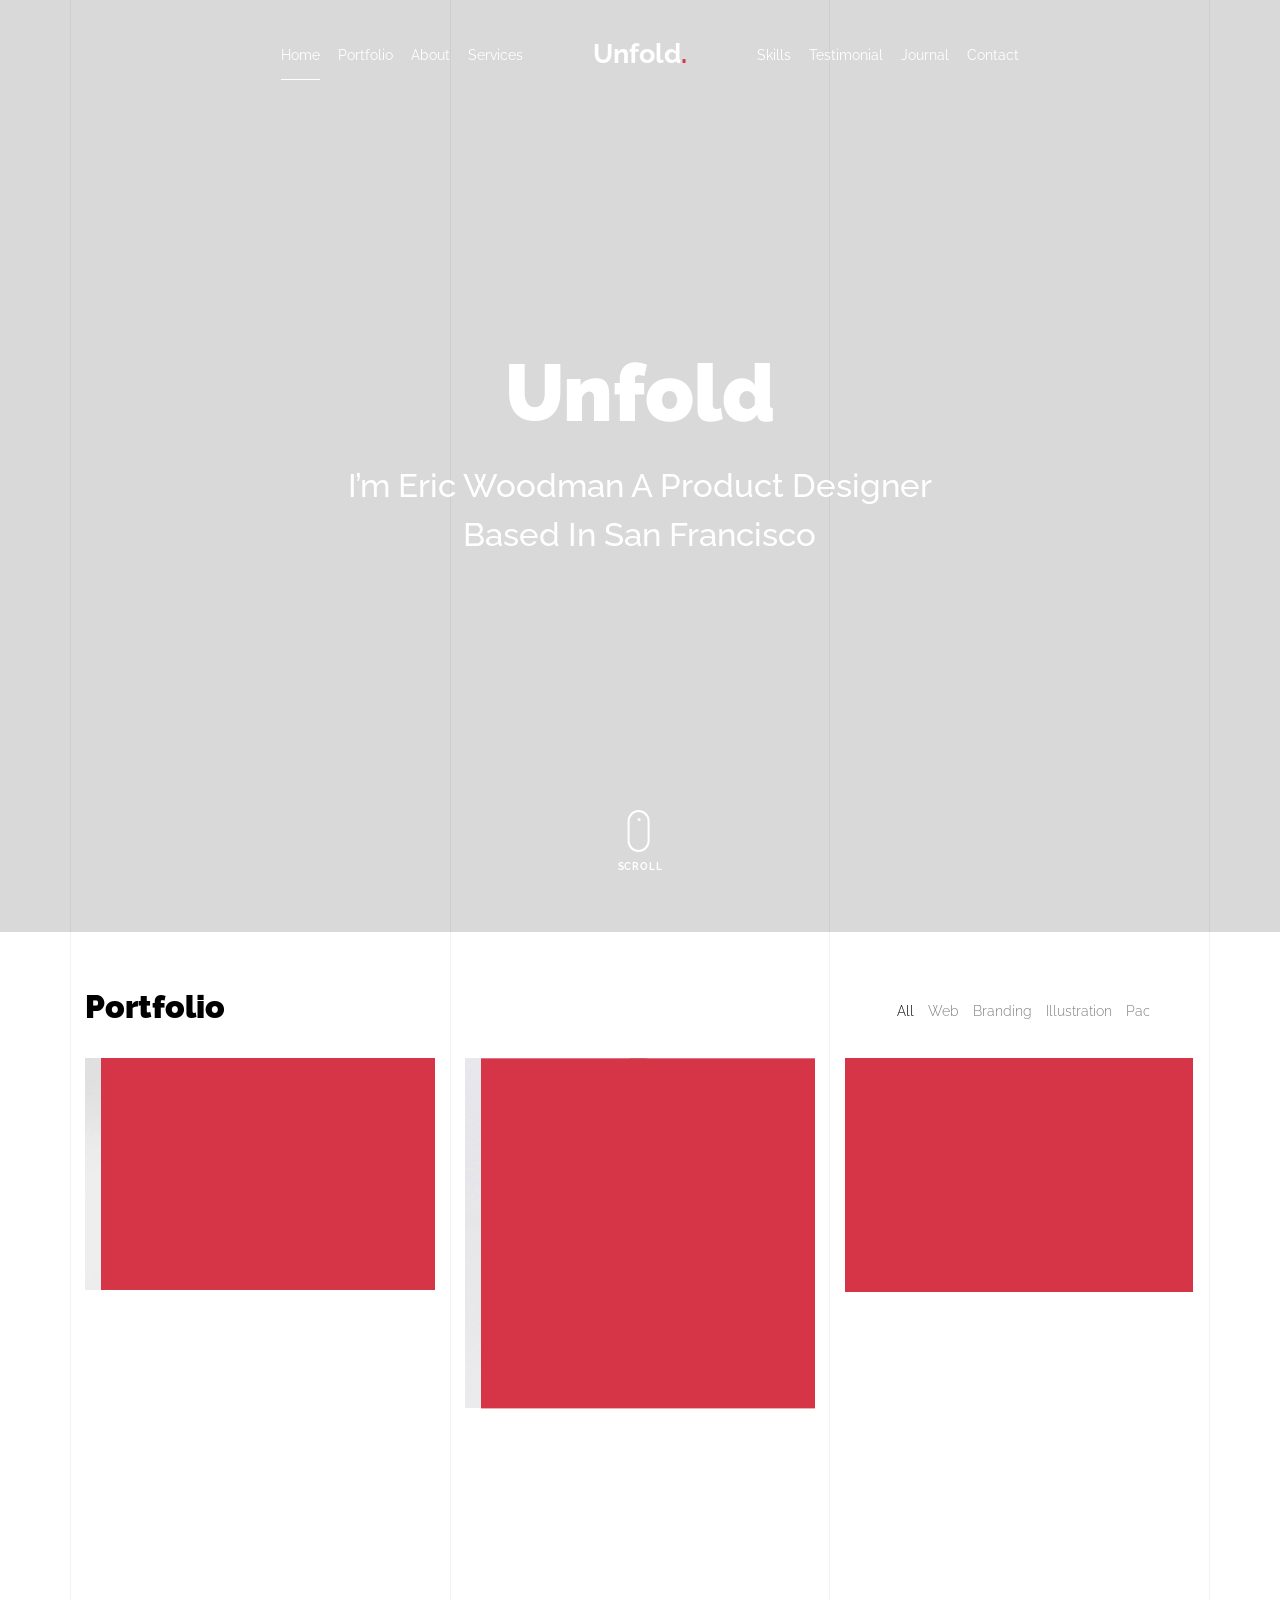
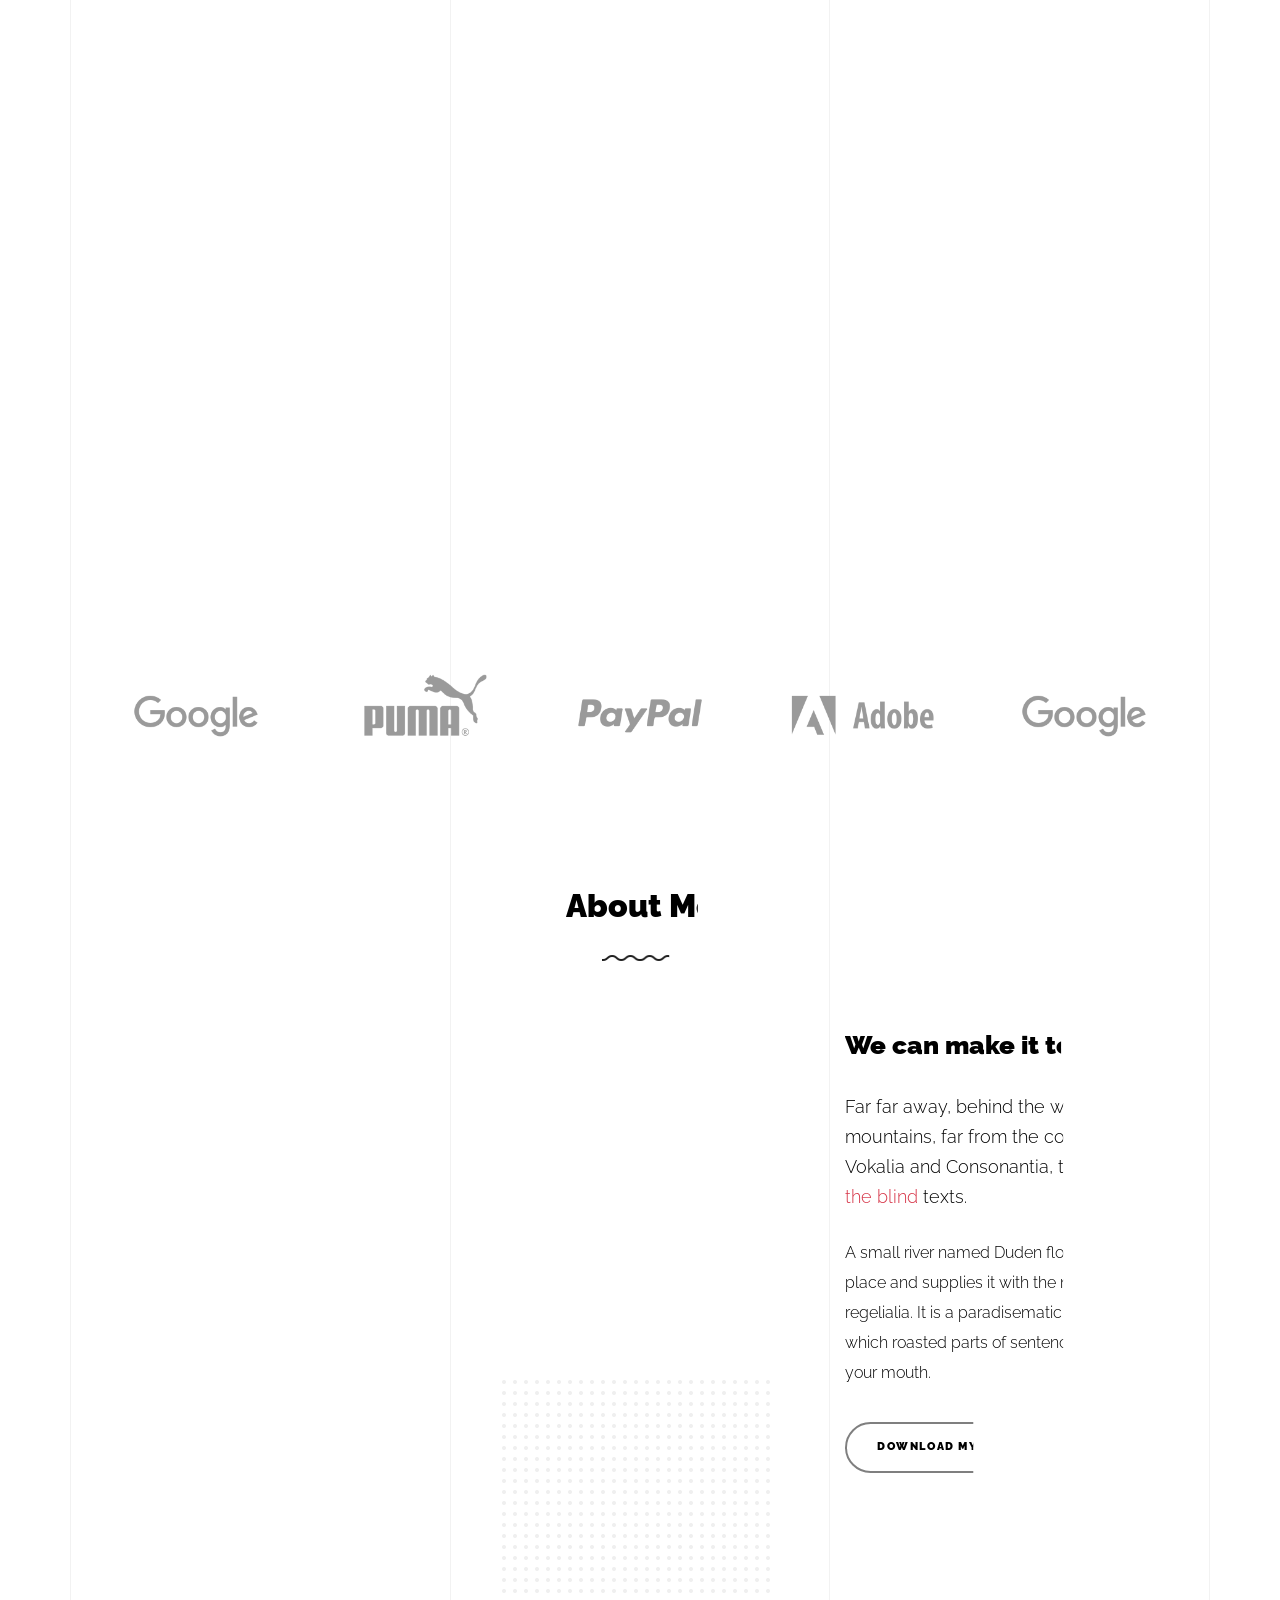
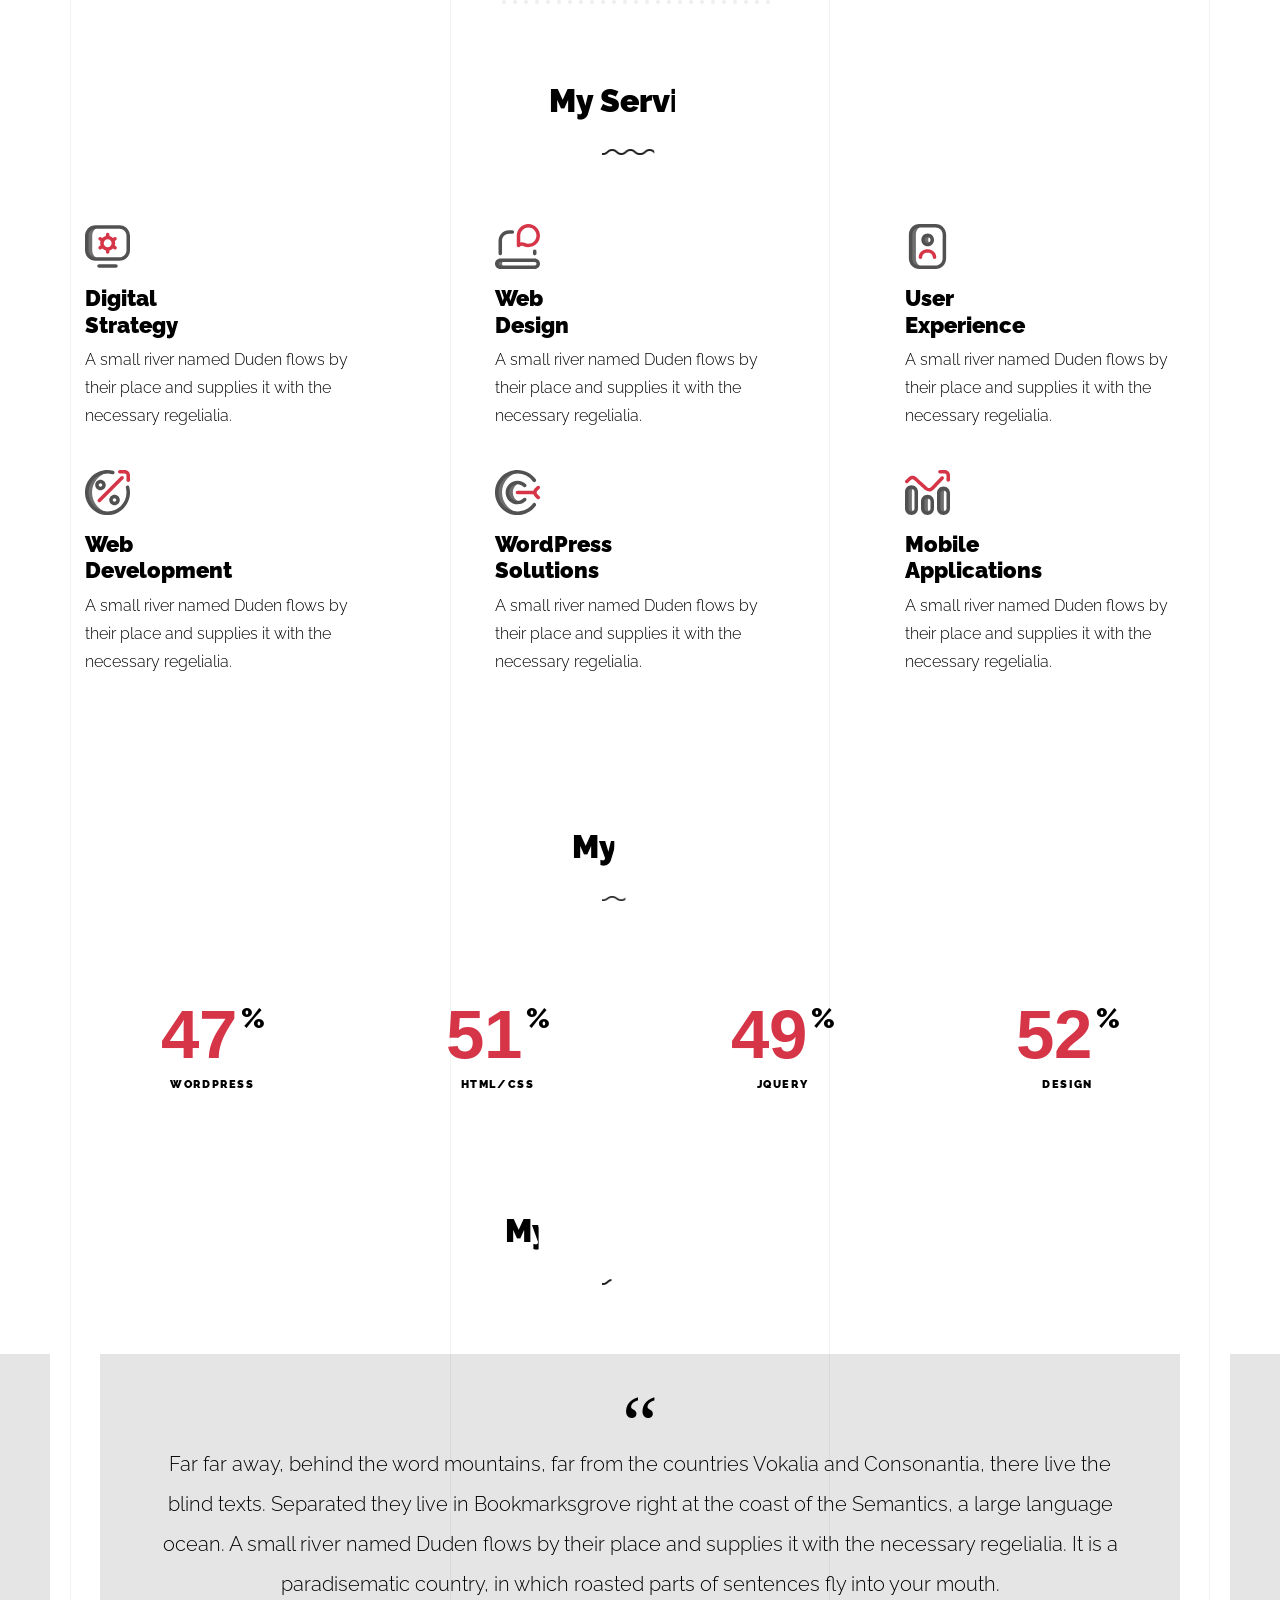
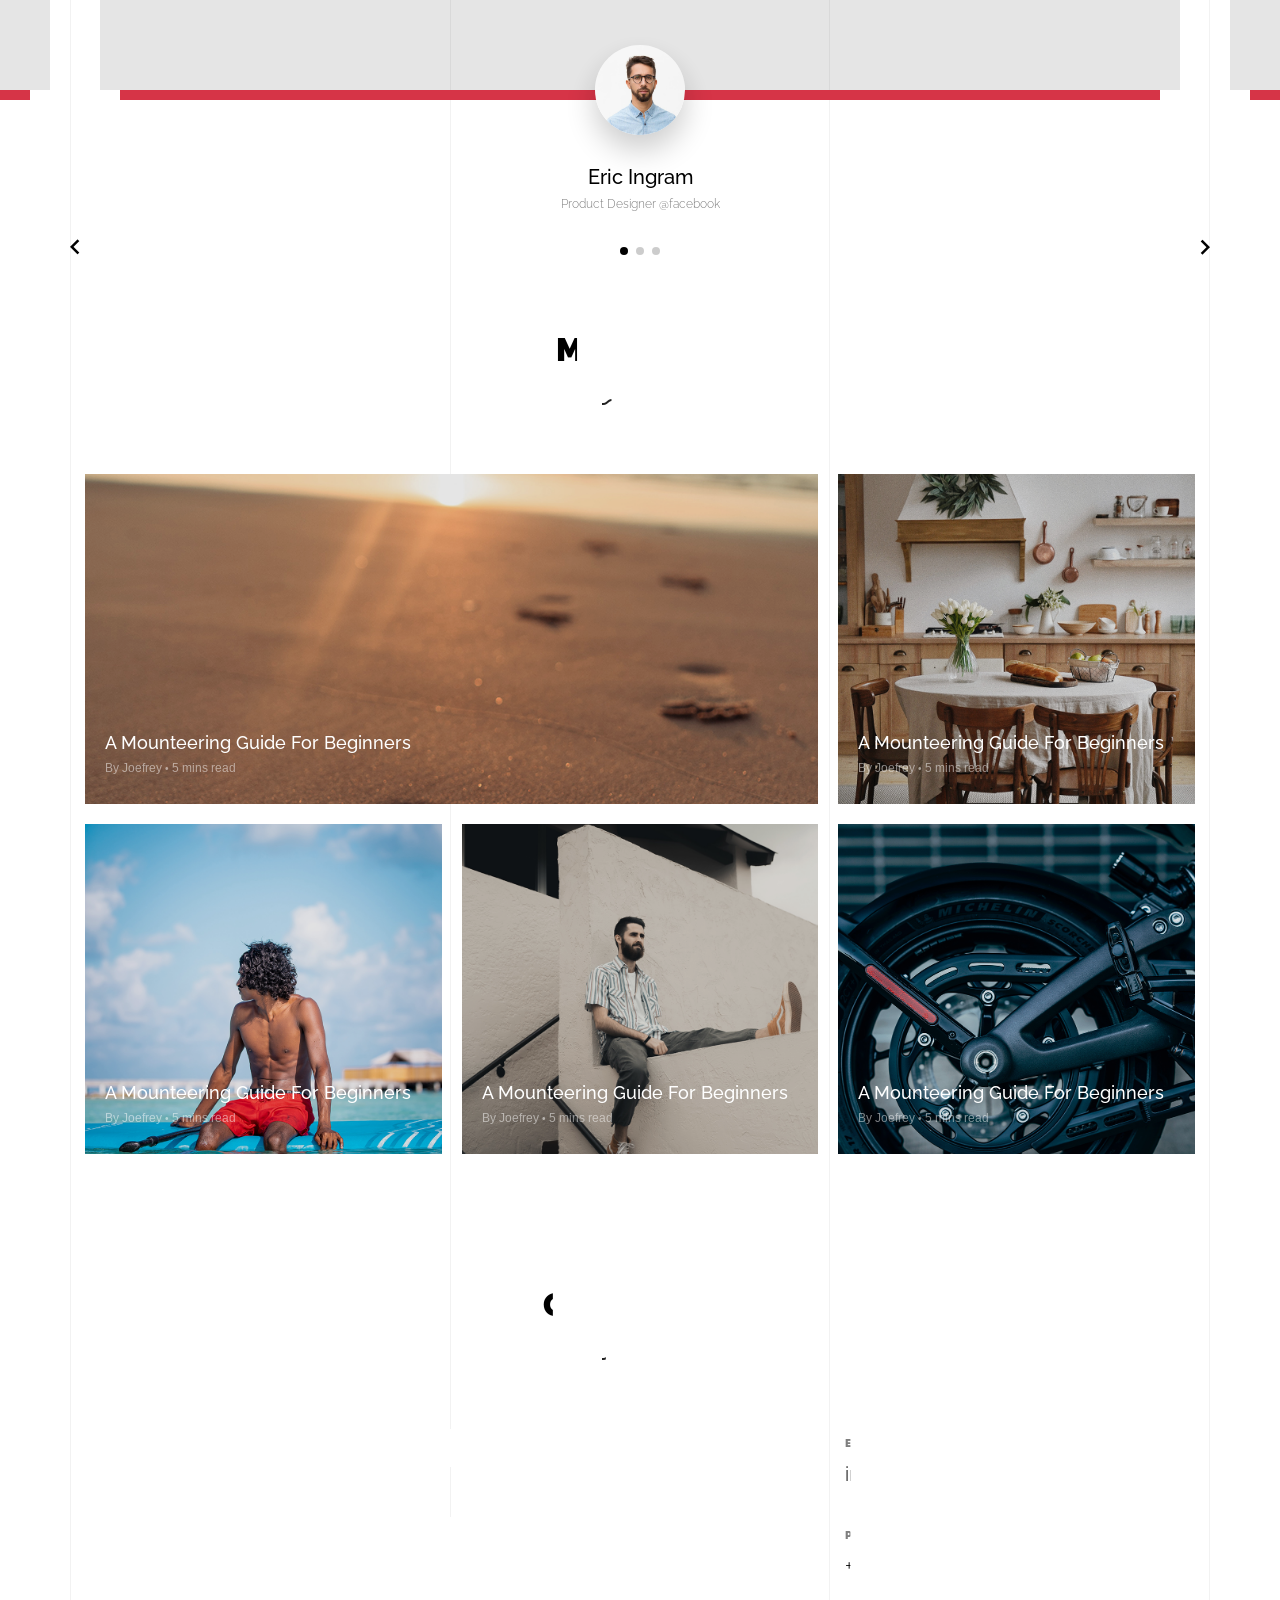
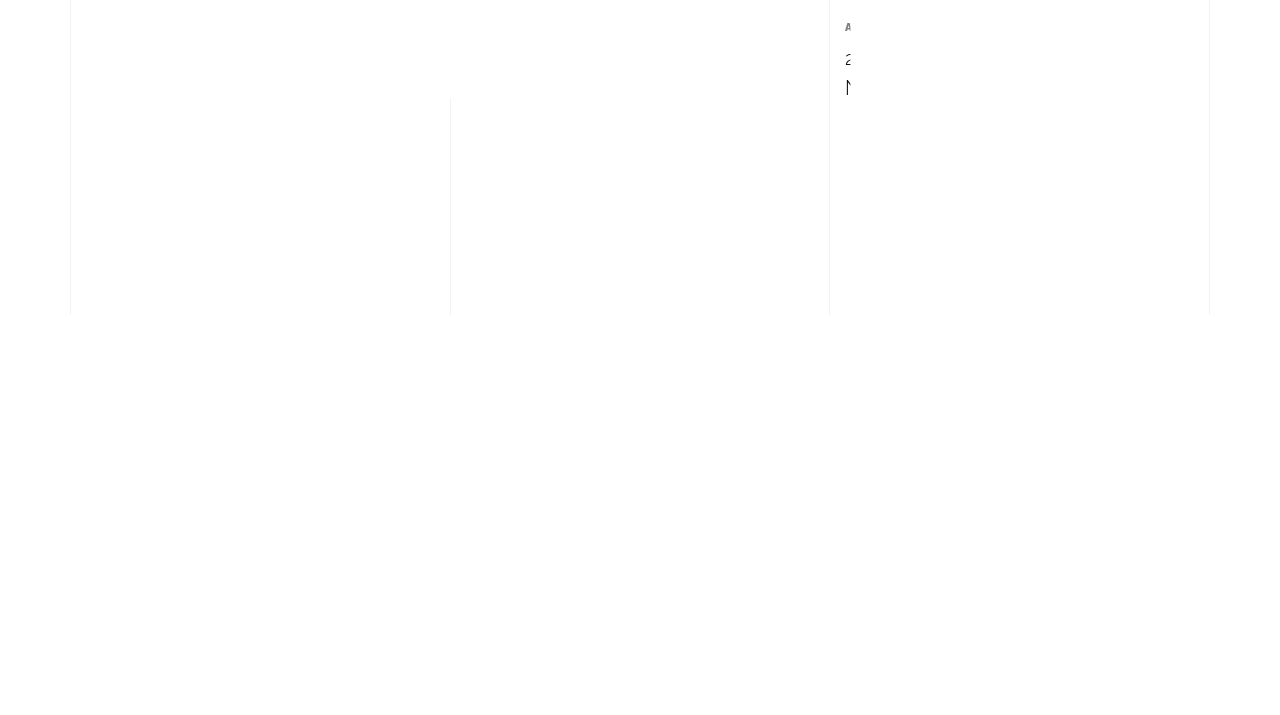
<file: light/index-video.html>
<!doctype html>
<html lang="en">
  <head>
    <title>Unfold &mdash; A onepage portfolio HTML template by Unslate.co</title>
    <meta charset="utf-8">
    <meta name="viewport" content="width=device-width, initial-scale=1, shrink-to-fit=no">
    
    <meta name="description" content="A onepage portfolio HTML template by Unslate.co">
    <meta name="keywords" content="html, css, javascript, jquery">
    <meta name="author" content="Unslate.co">

    <link rel="stylesheet" href="css/vendor/icomoon/style.css">
    <link rel="stylesheet" href="css/vendor/owl.carousel.min.css">
    <link rel="stylesheet" href="css/vendor/aos.css">
    <link rel="stylesheet" href="css/vendor/animate.min.css">
    <link rel="stylesheet" href="css/vendor/bootstrap.min.css">
    <link rel="stylesheet" href="css/vendor/jquery.fancybox.min.css">
    

    <!-- Theme Style -->
    <link rel="stylesheet" href="css/style.css">

  </head>
  <body data-spy="scroll" data-target=".site-nav-target" data-offset="200">

    <nav class="unslate_co--site-mobile-menu">
      <div class="close-wrap d-flex">
        <a href="#" class="d-flex ml-auto js-menu-toggle">
          <span class="close-label">Close</span>
          <div class="close-times">
            <span class="bar1"></span>
            <span class="bar2"></span>
          </div>
        </a>
      </div>
      <div class="site-mobile-inner"></div>
    </nav>


    <div class="unslate_co--site-wrap">

      <div class="unslate_co--site-inner">

        <div class="lines-wrap">
          <div class="lines-inner">
            <div class="lines"></div>
          </div>
        </div>
        <!-- END lines -->
      
      <nav class="unslate_co--site-nav site-nav-target">

        <div class="container">
        
          <div class="row align-items-center justify-content-between text-left">
            <div class="col-md-5 text-right">
              <ul class="site-nav-ul js-clone-nav text-left d-none d-lg-inline-block">
                <li class="has-children">
                  <a href="#home-section" class="nav-link">Home</a>
                  <ul class="dropdown">
                    <li>
                      <a href="index.html">Hero Image BG</a>
                    </li>
                    <li>
                      <a href="index-video.html">Video BG</a>
                    </li>
                    <li>
                      <a href="index-hero-slider.html">Hero Slider</a>
                    </li>
                    <li>
                      <a href="index-sidebar-menu.html">Sidebar Menu</a>
                    </li>
                    <li>
                      <a href="index-right-menu.html">Right Menu</a>
                    </li>
                  </ul>
                </li>
                <li><a href="#portfolio-section" class="nav-link">Portfolio</a></li>
                <li><a href="#about-section" class="nav-link">About</a></li>
                <li><a href="#services-section" class="nav-link">Services</a></li>
              </ul>
            </div>
            <div class="site-logo pos-absolute">
              <a href="index-video.html" class="unslate_co--site-logo">Unfold<span>.</span></a>
            </div>
            <div class="col-md-5 text-right text-lg-left">
              <ul class="site-nav-ul js-clone-nav text-left d-none d-lg-inline-block">
                <li><a href="#skills-section" class="nav-link">Skills</a></li>
                <li><a href="#testimonial-section" class="nav-link">Testimonial</a></li>
                <li><a href="#journal-section" class="nav-link">Journal</a></li>
                <li><a href="#contact-section" class="nav-link">Contact</a></li>
              </ul>

              <ul class="site-nav-ul-none-onepage text-right d-inline-block d-lg-none">
                <li><a href="#" class="js-menu-toggle">Menu</a></li>
              </ul>

            </div>
          </div>
        </div>

      </nav>
      <!-- END nav -->

      <div class="cover-v1 overlay jarallax-video" id="home-section">
        <div class="container">
          <div class="row align-items-center">
              
            <div class="col-md-7 mx-auto text-center">
              <h1 class="heading gsap-reveal-hero text-white">Unfold</h1>
              <h2 class="subheading gsap-reveal-hero text-white">I’m Eric Woodman A Product Designer Based In San Francisco</h2>
            </div>

          </div>
        </div>


        <!-- dov -->
        <a href="#portfolio-section" class="mouse-wrap smoothscroll">
          <span class="mouse">
            <span class="scroll"></span>
          </span>
          <span class="mouse-label">Scroll</span>
        </a>

      </div>
      <!-- END .cover-v1 -->


      <div class="unslate_co--section" id="portfolio-section">
        <div class="container">
          
          
          <div class="relative"><div class="loader-portfolio-wrap"><div class="loader-portfolio dark"></div></div> </div>
          <div id="portfolio-single-holder"></div>

          <div class="portfolio-wrapper">

            <div class="d-flex align-items-center mb-4 gsap-reveal gsap-reveal-filter">
              <h2 class="mr-auto heading-h2">Portfolio</h2>
              
              <a href="#" class="text-black js-filter d-inline-block d-lg-none">Filter</a>
              
              <div class="filter-wrap">
                <div class="filter ml-auto" id="filters">
                  <a href="#" class="active" data-filter="*">All</a>
                  <a href="#" data-filter=".web">Web</a>
                  <a href="#" data-filter=".branding">Branding</a>
                  <a href="#" data-filter=".illustration">Illustration</a>
                  <a href="#" data-filter=".packaging">Packaging</a>
                </div>
              </div>
            </div>


            
            <div id="posts" class="row gutter-isotope-item">
              <div class="item web branding col-sm-6 col-md-6 col-lg-4 isotope-mb-2">
                <a href="portfolio-single-1.html" class="portfolio-item ajax-load-page isotope-item gsap-reveal-img" data-id="1">
                    <div class="overlay">
                      <span class="wrap-icon icon-link2"></span>
                      <div class="portfolio-item-content">
                        <h3>Shoe Rebranding</h3>
                        <p>web, branding</p>
                      </div>
                    </div>
                    <img src="images/work_1_md.jpg" class="lazyload  img-fluid" alt="Images" />
                  </a>
              </div>
              <div class="item branding packaging illustration col-sm-6 col-md-6 col-lg-4 isotope-mb-2 ">
                <a href="portfolio-single-3.html" class="portfolio-item ajax-load-page item-portrait isotope-item gsap-reveal-img" data-id="3">
                    <div class="overlay">
                      <span class="wrap-icon icon-link2"></span>
                      <div class="portfolio-item-content">
                        <h3>Reworking</h3>
                        <p>branding, packaging, illustration</p>
                      </div>
                    </div>
                    <img src="images/work_2_md.jpg" class="lazyload  img-fluid" alt="Images" />
                  </a>
              </div>

              <div class="item branding packaging col-sm-6 col-md-6 col-lg-4 isotope-mb-2">
                <a href="portfolio-single-4.html" class="portfolio-item isotope-item ajax-load-page gsap-reveal-img" data-id="4">
                    <div class="overlay">
                      <span class="wrap-icon icon-link2"></span>
                      <div class="portfolio-item-content">
                        <h3>Modern Building</h3>
                        <p>branding, packaging</p>
                      </div>
                    </div>
                    <img src="images/work_3_md.jpg" class="lazyload  img-fluid" alt="Images" />
                  </a>
              </div>

              <div class="item web packaging col-sm-6 col-md-6 col-lg-4 isotope-mb-2">

                <a href="images/work_4_full.jpg" class="portfolio-item isotope-item gsap-reveal-img" data-fancybox="gallery" data-caption="Watch">
                    <div class="overlay">
                      <span class="wrap-icon icon-photo2"></span>
                      <div class="portfolio-item-content">
                        <h3>Watch</h3>
                        <p>web, packaging</p>
                      </div>
                    </div>
                    <img src="images/work_4_full.jpg" class="lazyload  img-fluid" alt="Images" />
                  </a>

              </div>

              <div class="item illustration packaging col-sm-6 col-md-6 col-lg-4 isotope-mb-2">
                <a href="images/work_5_md.jpg" class="portfolio-item isotope-item gsap-reveal-img" data-fancybox="gallery" data-caption="Shoe Rebranding">
                    <div class="overlay">
                      <span class="wrap-icon icon-photo2"></span>
                      <div class="portfolio-item-content">
                        <h3>Shoe Rebranding</h3>
                        <p>illustration, packaging</p>
                      </div>
                    </div>
                    <img src="images/work_5_md.jpg" class="lazyload  img-fluid" alt="Images" />
                  </a>
              </div>

              <div class="item web branding col-sm-6 col-md-6 col-lg-4 isotope-mb-2">
                <a href="portfolio-single-2.html" class="portfolio-item ajax-load-page item-portrait isotope-item gsap-reveal-img" data-id="2">
                    <div class="overlay">
                      <span class="wrap-icon icon-link2"></span>
                      <div class="portfolio-item-content">
                        <h3>Reshape</h3>
                        <p>web, branding</p>
                      </div>
                    </div>
                    <img src="images/work_6_md.jpg" class="lazyload  img-fluid" alt="Images" />
                  </a>
              </div>

              <div class="item branding packaging col-sm-6 col-md-6 col-lg-4 isotope-mb-2">
                <a href="images/work_7_a_md.jpg" class="portfolio-item item-portrait isotope-item gsap-reveal-img" data-fancybox="gallery" data-caption="Modern Building">
                    <div class="overlay">
                      <span class="wrap-icon icon-photo2"></span>
                      <div class="portfolio-item-content">
                        <h3>Modern Building</h3>
                        <p>branding, packaging</p>
                      </div>
                    </div>
                    <img src="images/work_7_a_md.jpg" class="lazyload  img-fluid" alt="Images" />
                  </a>
              </div>

              <div class="item web branding col-sm-6 col-md-6 col-lg-4 isotope-mb-2">
                <a href="https://www.youtube.com/watch?v=mwtbEGNABWU" class="portfolio-item isotope-item gsap-reveal-img" data-fancybox="gallery" data-caption="Showreel 2019">
                    <div class="overlay">
                      <span class="wrap-icon icon-play_circle_filled"></span>
                      <div class="portfolio-item-content">
                        <h3>Showreel 2019</h3>
                        <p>web, branding</p>
                      </div>
                    </div>
                    <img src="images/work_8_md.jpg" class="lazyload  img-fluid" alt="Images" />
                  </a>
              </div>

              <div class="item web illustration col-sm-6 col-md-6 col-lg-4 isotope-mb-2">
                <a href="images/work_9_a_md.jpg" class="portfolio-item isotope-item gsap-reveal-img" data-fancybox="gallery" data-caption="Render Packaging">
                    <div class="overlay">
                      <span class="wrap-icon icon-photo2"></span>
                      <div class="portfolio-item-content">
                        <h3>Render Packaging</h3>
                        <p>web, illustration</p>
                      </div>
                    </div>
                    <img src="images/work_9_a_md.jpg" class="lazyload  img-fluid" alt="Images" />
                  </a>
              </div>

            </div>
            
          </div>


        </div>
      </div>


      <div class="unslate_co--section">
        <div class="container">
          <div class="owl-carousel logo-slider">
            <div class="logo-v1 gsap-reveal">
              <img src="images/logo-google.png" alt="Image" class="img-fluid">
            </div>
            <div class="logo-v1 gsap-reveal">
              <img src="images/logo-puma.png" alt="Image" class="img-fluid">
            </div>
            <div class="logo-v1 gsap-reveal">
              <img src="images/logo-paypal.png" alt="Image" class="img-fluid">
            </div>
            <div class="logo-v1 gsap-reveal">
              <img src="images/logo-adobe.png" alt="Image" class="img-fluid">
            </div>
          </div>
        </div>
      </div>



      <div class="unslate_co--section" id="about-section">
        <div class="container">
          
          <div class="section-heading-wrap text-center mb-5">
            <h2 class="heading-h2 text-center divider"><span class="gsap-reveal">About Me</span></h2>
            <span class="gsap-reveal"><img src="images/divider.png" alt="divider" width="76"></span>
          </div>
          

          <div class="row mt-5 justify-content-between">
            <div class="col-lg-7 mb-5 mb-lg-0" data-aos="fade-up">
              <figure class="dotted-bg gsap-reveal-img">
                <img src="images/PortfolioBackground_Picture.png" alt="Image" class="img-fluid">
              </figure>
            </div>
            <div class="col-lg-4 pr-lg-5">
              <h3 class="mb-4 heading-h3"><span class="gsap-reveal">We can make it together</span></h3>
              <p class="lead gsap-reveal">Far far away, behind the word mountains, far from the countries Vokalia and Consonantia, there <a href="#">live the blind</a> texts. </p>
              <p class="mb-4 gsap-reveal">A small river named Duden flows by their place and supplies it with the necessary regelialia. It is a paradisematic country, in which roasted parts of sentences fly into your mouth.</p>
              <p class="gsap-reveal"><a href="#" class="btn btn-outline-pill btn-custom-light">Download my CV</a></p>
            </div>
          </div>
        </div>
      </div>

      <div class="unslate_co--section" id="services-section">
        <div class="container">

          <div class="section-heading-wrap text-center mb-5">
            <h2 class="heading-h2 text-center divider"><span class="gsap-reveal">My Services</span></h2>
            <span class="gsap-reveal"><img src="images/divider.png" alt="divider" width="76"></span>
          </div>

          <div class="row gutter-v3">
            <div class="col-md-6 col-lg-4 mb-4">
              <div class="feature-v1" data-aos="fade-up" data-aos-delay="0">
                <div class="wrap-icon mb-3">
                  <img src="images/svg/001-options.svg" alt="Image" width="45">
                </div>
                <h3>Digital <br> Strategy</h3>
                <p>A small river named Duden flows by their place and supplies it with the necessary regelialia. </p>
              </div> 
            </div>
            <div class="col-md-6 col-lg-4 mb-4">
              <div class="feature-v1" data-aos="fade-up" data-aos-delay="100">
                <div class="wrap-icon mb-3">
                  <img src="images/svg/002-chat.svg" alt="Icon" width="45">
                </div>
                <h3>Web <br> Design</h3>
                <p>A small river named Duden flows by their place and supplies it with the necessary regelialia. </p>
              </div> 
            </div>
            <div class="col-md-6 col-lg-4 mb-4">
              <div class="feature-v1" data-aos="fade-up" data-aos-delay="200">
                <div class="wrap-icon mb-3">
                  <img src="images/svg/003-contact-book.svg" alt="Image" class="img-fluid" width="45">
                </div>
                <h3>User <br> Experience</h3>
                <p>A small river named Duden flows by their place and supplies it with the necessary regelialia. </p>
              </div> 
            </div>

            <div class="col-md-6 col-lg-4 mb-4">
              <div class="feature-v1" data-aos="fade-up" data-aos-delay="0">
                <div class="wrap-icon mb-3">
                  <img src="images/svg/004-percentage.svg" alt="Image" width="45">
                </div>
                <h3>Web <br> Development</h3>
                <p>A small river named Duden flows by their place and supplies it with the necessary regelialia. </p>
              </div> 
            </div>
            <div class="col-md-6 col-lg-4 mb-4">
              <div class="feature-v1" data-aos="fade-up" data-aos-delay="100">
                <div class="wrap-icon mb-3">
                  <img src="images/svg/006-goal.svg" alt="Image" width="45">
                </div>
                <h3>WordPress <br> Solutions</h3>
                <p>A small river named Duden flows by their place and supplies it with the necessary regelialia. </p>
              </div> 
            </div>
            <div class="col-md-6 col-lg-4 mb-4">
              <div class="feature-v1" data-aos="fade-up" data-aos-delay="200">
                <div class="wrap-icon mb-3">
                  <img src="images/svg/005-line-chart.svg" alt="Image" width="45">
                </div>
                <h3>Mobile <br> Applications</h3>
                <p>A small river named Duden flows by their place and supplies it with the necessary regelialia. </p>
              </div> 
            </div>

          </div>

        </div>
      </div>

      <div class="unslate_co--section section-counter" id="skills-section">
        <div class="container">
          <div class="section-heading-wrap text-center mb-5">
            <h2 class="heading-h2 text-center divider"><span class="gsap-reveal">My Skills</span></h2>
            <span class="gsap-reveal"><img src="images/divider.png" alt="divider" width="76"></span>
          </div>


          <div class="row pt-5">
            <div class="col-6 col-sm-6 mb-5 mb-lg-0 col-md-6 col-lg-3" data-aos="fade-up" data-aos-delay="0">
              <div class="counter-v1 text-center">
                <span class="number-wrap">
                  <span class="number number-counter" data-number="90">0</span>
                  <span class="append-text">%</span>
                </span>
                <span class="counter-label">WordPress</span>
              </div>
            </div>
            <div class="col-6 col-sm-6 mb-5 mb-lg-0 col-md-6 col-lg-3" data-aos="fade-up" data-aos-delay="100">
              <div class="counter-v1 text-center">
                <span class="number-wrap">
                  <span class="number number-counter" data-number="99">0</span>
                  <span class="append-text">%</span>
                </span>
                <span class="counter-label">HTML/CSS</span>
              </div>
            </div>
            <div class="col-6 col-sm-6 mb-5 mb-lg-0 col-md-6 col-lg-3" data-aos="fade-up" data-aos-delay="200">
              <div class="counter-v1 text-center">
                <span class="number-wrap">
                  <span class="number number-counter" data-number="95">0</span>
                  <span class="append-text">%</span>
                </span>
                <span class="counter-label">jQuery</span>
              </div>
            </div>
            <div class="col-6 col-sm-6 mb-5 mb-lg-0 col-md-6 col-lg-3" data-aos="fade-up" data-aos-delay="300">
              <div class="counter-v1 text-center">
                <span class="number-wrap">
                  <span class="number number-counter" data-number="100">0</span>
                  <span class="append-text">%</span>
                </span>
                <span class="counter-label">Design</span>
              </div>
            </div>
          </div>
        </div>
      </div>
      <!-- END .counter -->

      <div class="unslate_co--section" id="testimonial-section">
        <div class="container">
          <div class="section-heading-wrap text-center mb-5">
            <h2 class="heading-h2 text-center divider"><span class="gsap-reveal">My Happy Clients</span></h2>
            <span class="gsap-reveal"><img src="images/divider.png" alt="divider" width="76"></span>
          </div>
        </div>

        <div class="owl-carousel testimonial-slider">
          <div>
            <div class="testimonial-v1">
              <div class="testimonial-inner-bg">
                <span class="quote">&ldquo;</span>
                <blockquote>
                  Far far away, behind the word mountains, far from the countries Vokalia and Consonantia, there live the blind texts. Separated they live in Bookmarksgrove right at the coast of the Semantics, a large language ocean. A small river named Duden flows by their place and supplies it with the necessary regelialia. It is a paradisematic country, in which roasted parts of sentences fly into your mouth.
                </blockquote>
              </div>
              
              <div class="testimonial-author-info">
                <img src="images/person_man_1.jpg" alt="Image">
                <h3>Eric Ingram</h3>
                <span class="d-block position">Product Designer @facebook</span>
              </div>

            </div>
          </div>
          <div>
            <div class="testimonial-v1">
              <div class="testimonial-inner-bg">
                <span class="quote">&ldquo;</span>
                <blockquote>
                  Far far away, behind the word mountains, far from the countries Vokalia and Consonantia, there live the blind texts. Separated they live in Bookmarksgrove right at the coast of the Semantics, a large language ocean. A small river named Duden flows by their place and supplies it with the necessary regelialia. It is a paradisematic country, in which roasted parts of sentences fly into your mouth.
                </blockquote>
              </div>
              
              <div class="testimonial-author-info">
                <img src="images/person_man_2.jpg" alt="Image">
                <h3>Ryan Mullins</h3>
                <span class="d-block position">Product Designer @Shopify</span>
              </div>

            </div>
          </div>
          <div>
            <div class="testimonial-v1">
              <div class="testimonial-inner-bg">
                <span class="quote">&ldquo;</span>
                <blockquote>
                  Far far away, behind the word mountains, far from the countries Vokalia and Consonantia, there live the blind texts. Separated they live in Bookmarksgrove right at the coast of the Semantics, a large language ocean. A small river named Duden flows by their place and supplies it with the necessary regelialia. It is a paradisematic country, in which roasted parts of sentences fly into your mouth.
                </blockquote>
              </div>
              
              <div class="testimonial-author-info">
                <img src="images/person_woman_1.jpg" alt="Image">
                <h3>Erica Miller</h3>
                <span class="d-block position">Product Designer @Twitter</span>
              </div>

            </div>
          </div>
        </div>

      </div>
      <!-- END testimonial -->

      <div class="unslate_co--section" id="journal-section">
        <div class="container">
          <div class="section-heading-wrap text-center mb-5">
            <h2 class="heading-h2 text-center divider"><span class="gsap-reveal">My Journal</span></h2>
            <span class="gsap-reveal"><img src="images/divider.png" alt="divider" width="76"></span>
          </div>

          
          <div class="row gutter-v4 align-items-stretch">
            <div class="col-sm-6 col-md-6 col-lg-8 blog-post-entry" data-aos="fade-up" data-aos-delay="0">

              <a href="blog-single.html" class="grid-item blog-item w-100 h-100">
                <div class="overlay">
                  <div class="portfolio-item-content">
                    <h3>A Mounteering Guide For Beginners</h3>
                    <p class="post-meta">By Joefrey <span class="small">&bullet;</span> 5 mins read</p>
                  </div>
                </div>
                <img src="images/post_1.jpg" class="lazyload" alt="Image" />
              </a>


            </div>
            <div class="col-sm-6 col-md-6 col-lg-4 blog-post-entry" data-aos="fade-up" data-aos-delay="100">
              <a href="blog-single.html" class="grid-item blog-item w-100 h-100">
                <div class="overlay">
                  <div class="portfolio-item-content">
                    <h3>A Mounteering Guide For Beginners</h3>
                    <p class="post-meta">By Joefrey <span class="small">&bullet;</span> 5 mins read</p>
                  </div>
                </div>
                <img src="images/post_2.jpg" class="lazyload" alt="Image" />
              </a>
            </div>


            <div class="col-sm-6 col-md-6 col-lg-4 blog-post-entry" data-aos="fade-up" data-aos-delay="0">

              <a href="blog-single.html" class="grid-item blog-item w-100 h-100">
                <div class="overlay">
                  <div class="portfolio-item-content">
                    <h3>A Mounteering Guide For Beginners</h3>
                    <p class="post-meta">By Joefrey <span class="small">&bullet;</span> 5 mins read</p>
                  </div>
                </div>
                <img src="images/post_3.jpg" class="lazyload" alt="Image" />
              </a>


            </div>
            <div class="col-sm-6 col-md-6 col-lg-4 blog-post-entry" data-aos="fade-up" data-aos-delay="100">
              <a href="blog-single.html" class="grid-item blog-item w-100 h-100">
                <div class="overlay">
                  <div class="portfolio-item-content">
                    <h3>A Mounteering Guide For Beginners</h3>
                    <p class="post-meta">By Joefrey <span class="small">&bullet;</span> 5 mins read</p>
                  </div>
                </div>
                <img src="images/post_4.jpg" class="lazyload" alt="Image" />
              </a>
            </div>

            <div class="col-sm-6 col-md-6 col-lg-4 blog-post-entry" data-aos="fade-up" data-aos-delay="200">
              <a href="blog-single.html" class="grid-item blog-item w-100 h-100">
                <div class="overlay">
                  <div class="portfolio-item-content">
                    <h3>A Mounteering Guide For Beginners</h3>
                    <p class="post-meta">By Joefrey <span class="small">&bullet;</span> 5 mins read</p>
                  </div>
                </div>
                <img src="images/post_5.jpg" class="lazyload" alt="Image" />
              </a>
            </div>


          </div>

        </div>
      </div>
      <!-- END blog posts -->


      <div class="unslate_co--section" id="contact-section">
        <div class="container">
          <div class="section-heading-wrap text-center mb-5">
            <h2 class="heading-h2 text-center divider"><span class="gsap-reveal">Get In Touch</span></h2>
            <span class="gsap-reveal"><img src="images/divider.png" alt="divider" width="76"></span>
          </div>


          <div class="row justify-content-between">
            
            <div class="col-md-6">
              <form method="post" class="form-outline-style-v1" id="contactForm">
                <div class="form-group row mb-0">

                  <div class="col-lg-6 form-group gsap-reveal">
                    <label for="name">Name</label>
                    <input name="name" type="text" class="form-control" id="name">
                  </div>
                  <div class="col-lg-6 form-group gsap-reveal">
                    <label for="email">Email</label>
                    <input name="email" type="email" class="form-control" id="email">
                  </div>
                  <div class="col-lg-12 form-group gsap-reveal">
                    <label for="message">Write your message...</label>
                    <textarea name="message" id="message" cols="30" rows="7" class="form-control"></textarea>
                  </div>
                </div>
                <div class="form-group row gsap-reveal">
                    <div class="col-md-12 d-flex align-items-center">
                      <input type="submit" class="btn btn-outline-pill btn-custom-light mr-3" value="Send Message">
                      <span class="submitting"></span>
                    </div>
                  </div>
              </form>
              <div id="form-message-warning" class="mt-4"></div> 
              <div id="form-message-success">
                Your message was sent, thank you!
              </div>

            </div>

            <div class="col-md-4">
              <div class="contact-info-v1">
                <div class="gsap-reveal d-block">
                  <span class="d-block contact-info-label">Email</span>
                  <a href="#" class="contact-info-val">info@unslate.co</a>
                </div>
                <div class="gsap-reveal d-block">
                  <span class="d-block contact-info-label">Phone</span>
                  <a href="#" class="contact-info-val">+12 345 6789 012</a>
                </div>
                <div class="gsap-reveal d-block">
                  <span class="d-block contact-info-label">Address</span>
                  <address class="contact-info-val">273 South Riverview Rd. <br> New York, NY 10011</address>
                </div>
              </div>
            </div>

          </div>
        </div>
      </div>
      </div> 

      <footer class="unslate_co--footer unslate_co--section">
        <div class="container">
          <div class="row justify-content-center">
            <div class="col-md-7">
              
              <div class="footer-site-logo"><a href="#">Unfold<span>.</span></a></div>

              <ul class="footer-site-social">
                <li><a href="#">Facebook</a></li>
                <li><a href="#">Twitter</a></li>
                <li><a href="#">Instagram</a></li>
                <li><a href="#">Dribbble</a></li>
                <li><a href="#">Behance</a></li>
              </ul>

              <p class="site-copyright">
                <small>&copy; 2020 <a href="#">Unfold</a>. All Rights Reserved. Design with <span class="icon-heart text-danger"></span> by <a href="#">Unslate.co</a>.</small>
              </p>

            </div>
          </div>
        </div>
      </footer>

      
    </div>

    <!-- Loader -->
    <div id="unslate_co--overlayer"></div>
    <div class="site-loader-wrap">
      <div class="site-loader dark"></div>
    </div>

    <script src="js/scripts-dist.js"></script>
    <script src="js/main.js"></script>

    <!-- Global site tag (gtag.js) - Google Analytics -->
<script async src="https://www.googletagmanager.com/gtag/js?id=UA-157808202-1"></script>
<script>
  window.dataLayer = window.dataLayer || [];
  function gtag(){dataLayer.push(arguments);}
  gtag('js', new Date());

  gtag('config', 'UA-157808202-1');
</script>

  </body>
</html>
</file>
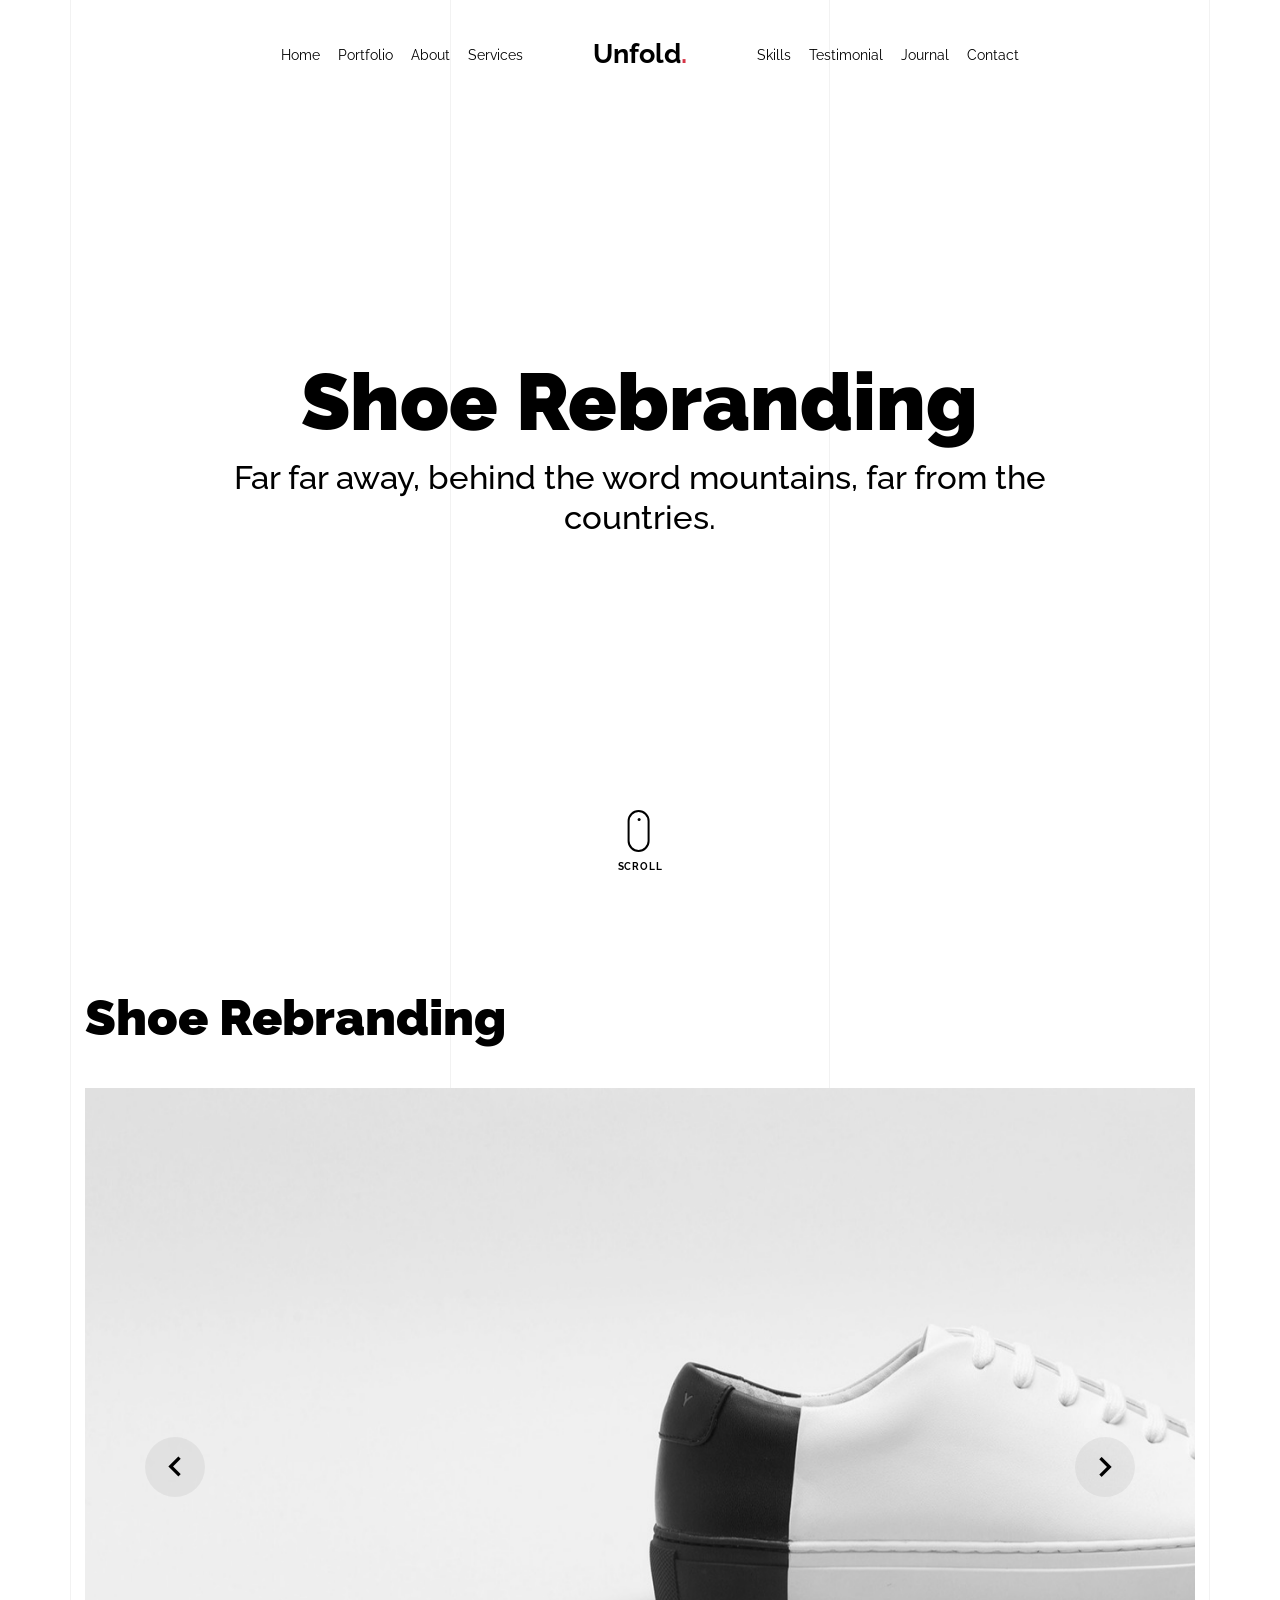
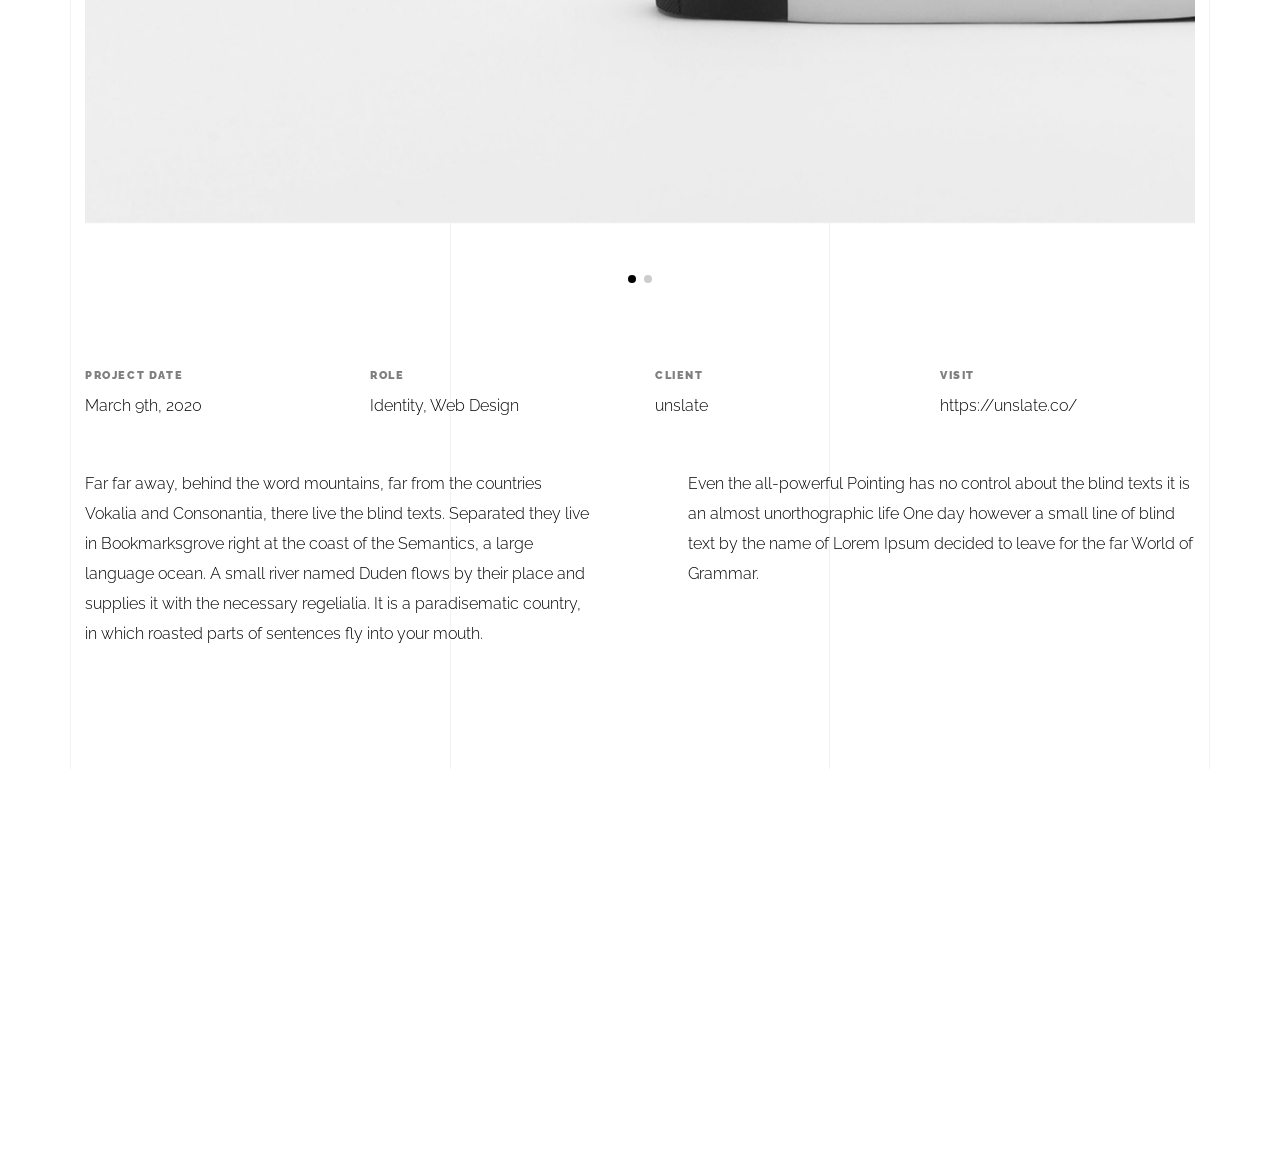
<file: light/portfolio-single-1.html>
<!doctype html>
<html lang="en">

<head>
  <title>Unfold &mdash; A onepage portfolio HTML template by Unslate.co</title>
  <meta charset="utf-8">
  <meta name="viewport" content="width=device-width, initial-scale=1, shrink-to-fit=no">
  
  <meta name="description" content="A onepage portfolio HTML template by Unslate.co">
  <meta name="keywords" content="html, css, javascript, jquery">
  <meta name="author" content="Unslate.co">

  <link rel="stylesheet" href="css/vendor/icomoon/style.css">
  <link rel="stylesheet" href="css/vendor/owl.carousel.min.css">
  <link rel="stylesheet" href="css/vendor/aos.css">
  <link rel="stylesheet" href="css/vendor/animate.min.css">
  <link rel="stylesheet" href="css/vendor/bootstrap.min.css">
  <link rel="stylesheet" href="css/vendor/jquery.fancybox.min.css">

  <!-- Theme Style -->
  <link rel="stylesheet" href="css/style.css">

</head>

<body data-spy="scroll" data-target=".site-nav-target" data-offset="200">

  <nav class="unslate_co--site-mobile-menu">
    <div class="close-wrap d-flex">
      <a href="#" class="d-flex ml-auto js-menu-toggle">
        <span class="close-label">Close</span>
        <div class="close-times">
          <span class="bar1"></span>
          <span class="bar2"></span>
        </div>
      </a>
    </div>
    <div class="site-mobile-inner"></div>
  </nav>

  <div class="unslate_co--site-wrap">

    <div class="unslate_co--site-inner">

      <div class="lines-wrap">
          <div class="lines-inner">
            <div class="lines"></div>
          </div>
        </div>
        <!-- END lines -->

      <nav class="unslate_co--site-nav dark site-nav-target">

        <div class="container">

          <div class="row align-items-center justify-content-between text-left">
            <div class="col-md-5 text-right">
              <ul class="site-nav-ul js-clone-nav text-left d-none d-lg-inline-block">
                <li class="has-children">
                  <a href="index.html#home-section" class="nav-link">Home</a>
                  <ul class="dropdown">
                    <li>
                      <a href="index.html">Hero Image BG</a>
                    </li>
                    <li>
                      <a href="index-video.html">Video BG</a>
                    </li>
                    <li>
                      <a href="index-hero-slider.html">Hero Slider</a>
                    </li>
                    <li>
                      <a href="index-sidebar-menu.html">Sidebar Menu</a>
                    </li>
                    <li>
                      <a href="index-right-menu.html">Right Menu</a>
                    </li>
                  </ul>
                </li>
                <li><a href="index.html#portfolio-section" class="nav-link">Portfolio</a></li>
                <li><a href="index.html#about-section" class="nav-link">About</a></li>
                <li><a href="index.html#services-section" class="nav-link">Services</a></li>
              </ul>
            </div>
            <div class="site-logo pos-absolute">
              <a href="index.html" class="unslate_co--site-logo">Unfold<span>.</span></a>
            </div>
            <div class="col-md-5 text-right text-lg-left">
              <ul class="site-nav-ul js-clone-nav text-left d-none d-lg-inline-block">
                <li><a href="index.html#skills-section" class="nav-link">Skills</a></li>
                <li><a href="index.html#testimonial-section" class="nav-link">Testimonial</a></li>
                <li><a href="index.html#journal-section" class="nav-link">Journal</a></li>
                <li><a href="index.html#contact-section" class="nav-link">Contact</a></li>
              </ul>

              <ul class="site-nav-ul-none-onepage text-right d-inline-block d-lg-none">
                <li><a href="#" class="js-menu-toggle">Menu</a></li>
              </ul>

            </div>
          </div>
        </div>

      </nav>
      <!-- END nav -->

      <div class="cover-v1 jarallax" style="" id="home-section">
        <div class="container">
          <div class="row align-items-center">

            <div class="col-md-10 mx-auto text-center">
              <h1 class="heading" data-aos="fade-up">Shoe Rebranding</h1>
              <h2 class="subheading" data-aos="fade-up" data-aos-delay="100">Far far away, behind the word mountains, far from the countries.</h2>
            </div>

          </div>
        </div>

        <!-- dov -->
        <a href="#portfolio-single-section" class="mouse-wrap dark smoothscroll">
          <span class="mouse">
            <span class="scroll"></span>
          </span>
          <span class="mouse-label">Scroll</span>
        </a>

      </div>
      <!-- END .cover-v1 -->

      <div class="container">
        <div class="portfolio-single-wrap unslate_co--section" id="portfolio-single-section">

          <div class="portfolio-single-inner">
            <h2 class="heading-portfolio-single-h2">Shoe Rebranding</h2>

            <div class="row justify-content-between mb-5">
              <div class="col-12 mb-4">
                <div class="owl-carousel single-slider">
                  <figure class="mb-4">
                    <img src="images/work_1_full.jpg" alt="Image" class="img-fluid">
                  </figure>
                  <figure class="mb-4">
                    <img src="images/work_1_a_full.jpg" alt="Image" class="img-fluid">
                  </figure>
                </div>
              </div>
              <div class="col-12 mb-5">
                <div class="row">
                  <div class="col-sm-6 col-md-6 col-lg-3">
                    <div class="detail-v1">
                      <span class="detail-label">Project Date</span>
                      <span class="detail-val">March 9th, 2020</span>
                    </div>
                  </div>
                  <div class="col-sm-6 col-md-6 col-lg-3">
                    <div class="detail-v1">
                      <span class="detail-label">Role</span>
                      <span class="detail-val"><a href="#">Identity</a>, <a href="#">Web Design</a></span>
                    </div>
                  </div>
                  <div class="col-sm-6 col-md-6 col-lg-3">
                    <div class="detail-v1">
                      <span class="detail-label">Client</span>
                      <span class="detail-val">unslate</span>
                    </div>
                  </div>
                  <div class="col-sm-6 col-md-6 col-lg-3">
                    <div class="detail-v1">
                      <span class="detail-label">Visit</span>
                      <span class="detail-val"><a href="#">https://unslate.co/</a></span>
                    </div>
                  </div>
                </div>
              </div>
              <div class="col-md-6 pr-md-5">
                <p>Far far away, behind the word mountains, far from the countries Vokalia and Consonantia, there live the blind texts. Separated they live in Bookmarksgrove right at the coast of the Semantics, a large language ocean. A small river named Duden flows by their place and supplies it with the necessary regelialia. It is a paradisematic country, in which roasted parts of sentences fly into your mouth.</p>
              </div>
              <div class="col-md-6 pl-md-5">
                <p>Even the all-powerful Pointing has no control about the blind texts it is an almost unorthographic life One day however a small line of blind text by the name of Lorem Ipsum decided to leave for the far World of Grammar.</p>
              </div>
            </div>


          </div>
        </div>
      </div>
    </div>

    <footer class="unslate_co--footer unslate_co--section">
      <div class="container">
        <div class="row justify-content-center">
          <div class="col-md-7">

            <div class="footer-site-logo"><a href="#">Unfold<span>.</span></a></div>

            <ul class="footer-site-social">
              <li><a href="#">Facebook</a></li>
              <li><a href="#">Twitter</a></li>
              <li><a href="#">Instagram</a></li>
              <li><a href="#">Dribbble</a></li>
              <li><a href="#">Behance</a></li>
            </ul>

            <p class="site-copyright">
              <small>&copy; 2020 <a href="#">Unfold</a>. All Rights Reserved. Design with <span class="icon-heart text-danger"></span> by <a href="#">Unslate.co</a>.</small>
            </p>

          </div>
        </div>
      </div>
    </footer>

  </div>

  <!-- Loader -->
  <div id="unslate_co--overlayer"></div>
  <div class="site-loader-wrap">
    <div class="site-loader"></div>
  </div>

  <script src="js/scripts-dist.js"></script>
  <script src="js/main.js"></script>

  <!-- Global site tag (gtag.js) - Google Analytics -->
<script async src="https://www.googletagmanager.com/gtag/js?id=UA-157808202-1"></script>
<script>
  window.dataLayer = window.dataLayer || [];
  function gtag(){dataLayer.push(arguments);}
  gtag('js', new Date());

  gtag('config', 'UA-157808202-1');
</script>

</body>

</html>
</file>
<file: css/vendor/icomoon/style.css>
@font-face {
  font-family: 'icomoon';
  src:  url('fonts/icomoon.eot?10si43');
  src:  url('fonts/icomoon.eot?10si43#iefix') format('embedded-opentype'),
    url('fonts/icomoon.ttf?10si43') format('truetype'),
    url('fonts/icomoon.woff?10si43') format('woff'),
    url('fonts/icomoon.svg?10si43#icomoon') format('svg');
  font-weight: normal;
  font-style: normal;
}

[class^="icon-"], [class*=" icon-"] {
  /* use !important to prevent issues with browser extensions that change fonts */
  font-family: 'icomoon' !important;
  speak: none;
  font-style: normal;
  font-weight: normal;
  font-variant: normal;
  text-transform: none;
  line-height: 1;

  /* Better Font Rendering =========== */
  -webkit-font-smoothing: antialiased;
  -moz-osx-font-smoothing: grayscale;
}

.icon-asterisk:before {
  content: "\f069";
}
.icon-plus:before {
  content: "\f067";
}
.icon-question:before {
  content: "\f128";
}
.icon-minus:before {
  content: "\f068";
}
.icon-glass:before {
  content: "\f000";
}
.icon-music:before {
  content: "\f001";
}
.icon-search:before {
  content: "\f002";
}
.icon-envelope-o:before {
  content: "\f003";
}
.icon-heart:before {
  content: "\f004";
}
.icon-star:before {
  content: "\f005";
}
.icon-star-o:before {
  content: "\f006";
}
.icon-user:before {
  content: "\f007";
}
.icon-film:before {
  content: "\f008";
}
.icon-th-large:before {
  content: "\f009";
}
.icon-th:before {
  content: "\f00a";
}
.icon-th-list:before {
  content: "\f00b";
}
.icon-check:before {
  content: "\f00c";
}
.icon-close:before {
  content: "\f00d";
}
.icon-remove:before {
  content: "\f00d";
}
.icon-times:before {
  content: "\f00d";
}
.icon-search-plus:before {
  content: "\f00e";
}
.icon-search-minus:before {
  content: "\f010";
}
.icon-power-off:before {
  content: "\f011";
}
.icon-signal:before {
  content: "\f012";
}
.icon-cog:before {
  content: "\f013";
}
.icon-gear:before {
  content: "\f013";
}
.icon-trash-o:before {
  content: "\f014";
}
.icon-home:before {
  content: "\f015";
}
.icon-file-o:before {
  content: "\f016";
}
.icon-clock-o:before {
  content: "\f017";
}
.icon-road:before {
  content: "\f018";
}
.icon-download:before {
  content: "\f019";
}
.icon-arrow-circle-o-down:before {
  content: "\f01a";
}
.icon-arrow-circle-o-up:before {
  content: "\f01b";
}
.icon-inbox:before {
  content: "\f01c";
}
.icon-play-circle-o:before {
  content: "\f01d";
}
.icon-repeat:before {
  content: "\f01e";
}
.icon-rotate-right:before {
  content: "\f01e";
}
.icon-refresh:before {
  content: "\f021";
}
.icon-list-alt:before {
  content: "\f022";
}
.icon-lock:before {
  content: "\f023";
}
.icon-flag:before {
  content: "\f024";
}
.icon-headphones:before {
  content: "\f025";
}
.icon-volume-off:before {
  content: "\f026";
}
.icon-volume-down:before {
  content: "\f027";
}
.icon-volume-up:before {
  content: "\f028";
}
.icon-qrcode:before {
  content: "\f029";
}
.icon-barcode:before {
  content: "\f02a";
}
.icon-tag:before {
  content: "\f02b";
}
.icon-tags:before {
  content: "\f02c";
}
.icon-book:before {
  content: "\f02d";
}
.icon-bookmark:before {
  content: "\f02e";
}
.icon-print:before {
  content: "\f02f";
}
.icon-camera:before {
  content: "\f030";
}
.icon-font:before {
  content: "\f031";
}
.icon-bold:before {
  content: "\f032";
}
.icon-italic:before {
  content: "\f033";
}
.icon-text-height:before {
  content: "\f034";
}
.icon-text-width:before {
  content: "\f035";
}
.icon-align-left:before {
  content: "\f036";
}
.icon-align-center:before {
  content: "\f037";
}
.icon-align-right:before {
  content: "\f038";
}
.icon-align-justify:before {
  content: "\f039";
}
.icon-list:before {
  content: "\f03a";
}
.icon-dedent:before {
  content: "\f03b";
}
.icon-outdent:before {
  content: "\f03b";
}
.icon-indent:before {
  content: "\f03c";
}
.icon-video-camera:before {
  content: "\f03d";
}
.icon-image:before {
  content: "\f03e";
}
.icon-photo:before {
  content: "\f03e";
}
.icon-picture-o:before {
  content: "\f03e";
}
.icon-pencil:before {
  content: "\f040";
}
.icon-map-marker:before {
  content: "\f041";
}
.icon-adjust:before {
  content: "\f042";
}
.icon-tint:before {
  content: "\f043";
}
.icon-edit:before {
  content: "\f044";
}
.icon-pencil-square-o:before {
  content: "\f044";
}
.icon-share-square-o:before {
  content: "\f045";
}
.icon-check-square-o:before {
  content: "\f046";
}
.icon-arrows:before {
  content: "\f047";
}
.icon-step-backward:before {
  content: "\f048";
}
.icon-fast-backward:before {
  content: "\f049";
}
.icon-backward:before {
  content: "\f04a";
}
.icon-play:before {
  content: "\f04b";
}
.icon-pause:before {
  content: "\f04c";
}
.icon-stop:before {
  content: "\f04d";
}
.icon-forward:before {
  content: "\f04e";
}
.icon-fast-forward:before {
  content: "\f050";
}
.icon-step-forward:before {
  content: "\f051";
}
.icon-eject:before {
  content: "\f052";
}
.icon-chevron-left:before {
  content: "\f053";
}
.icon-chevron-right:before {
  content: "\f054";
}
.icon-plus-circle:before {
  content: "\f055";
}
.icon-minus-circle:before {
  content: "\f056";
}
.icon-times-circle:before {
  content: "\f057";
}
.icon-check-circle:before {
  content: "\f058";
}
.icon-question-circle:before {
  content: "\f059";
}
.icon-info-circle:before {
  content: "\f05a";
}
.icon-crosshairs:before {
  content: "\f05b";
}
.icon-times-circle-o:before {
  content: "\f05c";
}
.icon-check-circle-o:before {
  content: "\f05d";
}
.icon-ban:before {
  content: "\f05e";
}
.icon-arrow-left:before {
  content: "\f060";
}
.icon-arrow-right:before {
  content: "\f061";
}
.icon-arrow-up:before {
  content: "\f062";
}
.icon-arrow-down:before {
  content: "\f063";
}
.icon-mail-forward:before {
  content: "\f064";
}
.icon-share:before {
  content: "\f064";
}
.icon-expand:before {
  content: "\f065";
}
.icon-compress:before {
  content: "\f066";
}
.icon-exclamation-circle:before {
  content: "\f06a";
}
.icon-gift:before {
  content: "\f06b";
}
.icon-leaf:before {
  content: "\f06c";
}
.icon-fire:before {
  content: "\f06d";
}
.icon-eye:before {
  content: "\f06e";
}
.icon-eye-slash:before {
  content: "\f070";
}
.icon-exclamation-triangle:before {
  content: "\f071";
}
.icon-warning:before {
  content: "\f071";
}
.icon-plane:before {
  content: "\f072";
}
.icon-calendar:before {
  content: "\f073";
}
.icon-random:before {
  content: "\f074";
}
.icon-comment:before {
  content: "\f075";
}
.icon-magnet:before {
  content: "\f076";
}
.icon-chevron-up:before {
  content: "\f077";
}
.icon-chevron-down:before {
  content: "\f078";
}
.icon-retweet:before {
  content: "\f079";
}
.icon-shopping-cart:before {
  content: "\f07a";
}
.icon-folder:before {
  content: "\f07b";
}
.icon-folder-open:before {
  content: "\f07c";
}
.icon-arrows-v:before {
  content: "\f07d";
}
.icon-arrows-h:before {
  content: "\f07e";
}
.icon-bar-chart:before {
  content: "\f080";
}
.icon-bar-chart-o:before {
  content: "\f080";
}
.icon-twitter-square:before {
  content: "\f081";
}
.icon-facebook-square:before {
  content: "\f082";
}
.icon-camera-retro:before {
  content: "\f083";
}
.icon-key:before {
  content: "\f084";
}
.icon-cogs:before {
  content: "\f085";
}
.icon-gears:before {
  content: "\f085";
}
.icon-comments:before {
  content: "\f086";
}
.icon-thumbs-o-up:before {
  content: "\f087";
}
.icon-thumbs-o-down:before {
  content: "\f088";
}
.icon-star-half:before {
  content: "\f089";
}
.icon-heart-o:before {
  content: "\f08a";
}
.icon-sign-out:before {
  content: "\f08b";
}
.icon-linkedin-square:before {
  content: "\f08c";
}
.icon-thumb-tack:before {
  content: "\f08d";
}
.icon-external-link:before {
  content: "\f08e";
}
.icon-sign-in:before {
  content: "\f090";
}
.icon-trophy:before {
  content: "\f091";
}
.icon-github-square:before {
  content: "\f092";
}
.icon-upload:before {
  content: "\f093";
}
.icon-lemon-o:before {
  content: "\f094";
}
.icon-phone:before {
  content: "\f095";
}
.icon-square-o:before {
  content: "\f096";
}
.icon-bookmark-o:before {
  content: "\f097";
}
.icon-phone-square:before {
  content: "\f098";
}
.icon-twitter:before {
  content: "\f099";
}
.icon-facebook:before {
  content: "\f09a";
}
.icon-facebook-f:before {
  content: "\f09a";
}
.icon-github:before {
  content: "\f09b";
}
.icon-unlock:before {
  content: "\f09c";
}
.icon-credit-card:before {
  content: "\f09d";
}
.icon-feed:before {
  content: "\f09e";
}
.icon-rss:before {
  content: "\f09e";
}
.icon-hdd-o:before {
  content: "\f0a0";
}
.icon-bullhorn:before {
  content: "\f0a1";
}
.icon-bell-o:before {
  content: "\f0a2";
}
.icon-certificate:before {
  content: "\f0a3";
}
.icon-hand-o-right:before {
  content: "\f0a4";
}
.icon-hand-o-left:before {
  content: "\f0a5";
}
.icon-hand-o-up:before {
  content: "\f0a6";
}
.icon-hand-o-down:before {
  content: "\f0a7";
}
.icon-arrow-circle-left:before {
  content: "\f0a8";
}
.icon-arrow-circle-right:before {
  content: "\f0a9";
}
.icon-arrow-circle-up:before {
  content: "\f0aa";
}
.icon-arrow-circle-down:before {
  content: "\f0ab";
}
.icon-globe:before {
  content: "\f0ac";
}
.icon-wrench:before {
  content: "\f0ad";
}
.icon-tasks:before {
  content: "\f0ae";
}
.icon-filter:before {
  content: "\f0b0";
}
.icon-briefcase:before {
  content: "\f0b1";
}
.icon-arrows-alt:before {
  content: "\f0b2";
}
.icon-group:before {
  content: "\f0c0";
}
.icon-users:before {
  content: "\f0c0";
}
.icon-chain:before {
  content: "\f0c1";
}
.icon-link:before {
  content: "\f0c1";
}
.icon-cloud:before {
  content: "\f0c2";
}
.icon-flask:before {
  content: "\f0c3";
}
.icon-cut:before {
  content: "\f0c4";
}
.icon-scissors:before {
  content: "\f0c4";
}
.icon-copy:before {
  content: "\f0c5";
}
.icon-files-o:before {
  content: "\f0c5";
}
.icon-paperclip:before {
  content: "\f0c6";
}
.icon-floppy-o:before {
  content: "\f0c7";
}
.icon-save:before {
  content: "\f0c7";
}
.icon-square:before {
  content: "\f0c8";
}
.icon-bars:before {
  content: "\f0c9";
}
.icon-navicon:before {
  content: "\f0c9";
}
.icon-reorder:before {
  content: "\f0c9";
}
.icon-list-ul:before {
  content: "\f0ca";
}
.icon-list-ol:before {
  content: "\f0cb";
}
.icon-strikethrough:before {
  content: "\f0cc";
}
.icon-underline:before {
  content: "\f0cd";
}
.icon-table:before {
  content: "\f0ce";
}
.icon-magic:before {
  content: "\f0d0";
}
.icon-truck:before {
  content: "\f0d1";
}
.icon-pinterest:before {
  content: "\f0d2";
}
.icon-pinterest-square:before {
  content: "\f0d3";
}
.icon-google-plus-square:before {
  content: "\f0d4";
}
.icon-google-plus:before {
  content: "\f0d5";
}
.icon-money:before {
  content: "\f0d6";
}
.icon-caret-down:before {
  content: "\f0d7";
}
.icon-caret-up:before {
  content: "\f0d8";
}
.icon-caret-left:before {
  content: "\f0d9";
}
.icon-caret-right:before {
  content: "\f0da";
}
.icon-columns:before {
  content: "\f0db";
}
.icon-sort:before {
  content: "\f0dc";
}
.icon-unsorted:before {
  content: "\f0dc";
}
.icon-sort-desc:before {
  content: "\f0dd";
}
.icon-sort-down:before {
  content: "\f0dd";
}
.icon-sort-asc:before {
  content: "\f0de";
}
.icon-sort-up:before {
  content: "\f0de";
}
.icon-envelope:before {
  content: "\f0e0";
}
.icon-linkedin:before {
  content: "\f0e1";
}
.icon-rotate-left:before {
  content: "\f0e2";
}
.icon-undo:before {
  content: "\f0e2";
}
.icon-gavel:before {
  content: "\f0e3";
}
.icon-legal:before {
  content: "\f0e3";
}
.icon-dashboard:before {
  content: "\f0e4";
}
.icon-tachometer:before {
  content: "\f0e4";
}
.icon-comment-o:before {
  content: "\f0e5";
}
.icon-comments-o:before {
  content: "\f0e6";
}
.icon-bolt:before {
  content: "\f0e7";
}
.icon-flash:before {
  content: "\f0e7";
}
.icon-sitemap:before {
  content: "\f0e8";
}
.icon-umbrella:before {
  content: "\f0e9";
}
.icon-clipboard:before {
  content: "\f0ea";
}
.icon-paste:before {
  content: "\f0ea";
}
.icon-lightbulb-o:before {
  content: "\f0eb";
}
.icon-exchange:before {
  content: "\f0ec";
}
.icon-cloud-download:before {
  content: "\f0ed";
}
.icon-cloud-upload:before {
  content: "\f0ee";
}
.icon-user-md:before {
  content: "\f0f0";
}
.icon-stethoscope:before {
  content: "\f0f1";
}
.icon-suitcase:before {
  content: "\f0f2";
}
.icon-bell:before {
  content: "\f0f3";
}
.icon-coffee:before {
  content: "\f0f4";
}
.icon-cutlery:before {
  content: "\f0f5";
}
.icon-file-text-o:before {
  content: "\f0f6";
}
.icon-building-o:before {
  content: "\f0f7";
}
.icon-hospital-o:before {
  content: "\f0f8";
}
.icon-ambulance:before {
  content: "\f0f9";
}
.icon-medkit:before {
  content: "\f0fa";
}
.icon-fighter-jet:before {
  content: "\f0fb";
}
.icon-beer:before {
  content: "\f0fc";
}
.icon-h-square:before {
  content: "\f0fd";
}
.icon-plus-square:before {
  content: "\f0fe";
}
.icon-angle-double-left:before {
  content: "\f100";
}
.icon-angle-double-right:before {
  content: "\f101";
}
.icon-angle-double-up:before {
  content: "\f102";
}
.icon-angle-double-down:before {
  content: "\f103";
}
.icon-angle-left:before {
  content: "\f104";
}
.icon-angle-right:before {
  content: "\f105";
}
.icon-angle-up:before {
  content: "\f106";
}
.icon-angle-down:before {
  content: "\f107";
}
.icon-desktop:before {
  content: "\f108";
}
.icon-laptop:before {
  content: "\f109";
}
.icon-tablet:before {
  content: "\f10a";
}
.icon-mobile:before {
  content: "\f10b";
}
.icon-mobile-phone:before {
  content: "\f10b";
}
.icon-circle-o:before {
  content: "\f10c";
}
.icon-quote-left:before {
  content: "\f10d";
}
.icon-quote-right:before {
  content: "\f10e";
}
.icon-spinner:before {
  content: "\f110";
}
.icon-circle:before {
  content: "\f111";
}
.icon-mail-reply:before {
  content: "\f112";
}
.icon-reply:before {
  content: "\f112";
}
.icon-github-alt:before {
  content: "\f113";
}
.icon-folder-o:before {
  content: "\f114";
}
.icon-folder-open-o:before {
  content: "\f115";
}
.icon-smile-o:before {
  content: "\f118";
}
.icon-frown-o:before {
  content: "\f119";
}
.icon-meh-o:before {
  content: "\f11a";
}
.icon-gamepad:before {
  content: "\f11b";
}
.icon-keyboard-o:before {
  content: "\f11c";
}
.icon-flag-o:before {
  content: "\f11d";
}
.icon-flag-checkered:before {
  content: "\f11e";
}
.icon-terminal:before {
  content: "\f120";
}
.icon-code:before {
  content: "\f121";
}
.icon-mail-reply-all:before {
  content: "\f122";
}
.icon-reply-all:before {
  content: "\f122";
}
.icon-star-half-empty:before {
  content: "\f123";
}
.icon-star-half-full:before {
  content: "\f123";
}
.icon-star-half-o:before {
  content: "\f123";
}
.icon-location-arrow:before {
  content: "\f124";
}
.icon-crop:before {
  content: "\f125";
}
.icon-code-fork:before {
  content: "\f126";
}
.icon-chain-broken:before {
  content: "\f127";
}
.icon-unlink:before {
  content: "\f127";
}
.icon-info:before {
  content: "\f129";
}
.icon-exclamation:before {
  content: "\f12a";
}
.icon-superscript:before {
  content: "\f12b";
}
.icon-subscript:before {
  content: "\f12c";
}
.icon-eraser:before {
  content: "\f12d";
}
.icon-puzzle-piece:before {
  content: "\f12e";
}
.icon-microphone:before {
  content: "\f130";
}
.icon-microphone-slash:before {
  content: "\f131";
}
.icon-shield:before {
  content: "\f132";
}
.icon-calendar-o:before {
  content: "\f133";
}
.icon-fire-extinguisher:before {
  content: "\f134";
}
.icon-rocket:before {
  content: "\f135";
}
.icon-maxcdn:before {
  content: "\f136";
}
.icon-chevron-circle-left:before {
  content: "\f137";
}
.icon-chevron-circle-right:before {
  content: "\f138";
}
.icon-chevron-circle-up:before {
  content: "\f139";
}
.icon-chevron-circle-down:before {
  content: "\f13a";
}
.icon-html5:before {
  content: "\f13b";
}
.icon-css3:before {
  content: "\f13c";
}
.icon-anchor:before {
  content: "\f13d";
}
.icon-unlock-alt:before {
  content: "\f13e";
}
.icon-bullseye:before {
  content: "\f140";
}
.icon-ellipsis-h:before {
  content: "\f141";
}
.icon-ellipsis-v:before {
  content: "\f142";
}
.icon-rss-square:before {
  content: "\f143";
}
.icon-play-circle:before {
  content: "\f144";
}
.icon-ticket:before {
  content: "\f145";
}
.icon-minus-square:before {
  content: "\f146";
}
.icon-minus-square-o:before {
  content: "\f147";
}
.icon-level-up:before {
  content: "\f148";
}
.icon-level-down:before {
  content: "\f149";
}
.icon-check-square:before {
  content: "\f14a";
}
.icon-pencil-square:before {
  content: "\f14b";
}
.icon-external-link-square:before {
  content: "\f14c";
}
.icon-share-square:before {
  content: "\f14d";
}
.icon-compass:before {
  content: "\f14e";
}
.icon-caret-square-o-down:before {
  content: "\f150";
}
.icon-toggle-down:before {
  content: "\f150";
}
.icon-caret-square-o-up:before {
  content: "\f151";
}
.icon-toggle-up:before {
  content: "\f151";
}
.icon-caret-square-o-right:before {
  content: "\f152";
}
.icon-toggle-right:before {
  content: "\f152";
}
.icon-eur:before {
  content: "\f153";
}
.icon-euro:before {
  content: "\f153";
}
.icon-gbp:before {
  content: "\f154";
}
.icon-dollar:before {
  content: "\f155";
}
.icon-usd:before {
  content: "\f155";
}
.icon-inr:before {
  content: "\f156";
}
.icon-rupee:before {
  content: "\f156";
}
.icon-cny:before {
  content: "\f157";
}
.icon-jpy:before {
  content: "\f157";
}
.icon-rmb:before {
  content: "\f157";
}
.icon-yen:before {
  content: "\f157";
}
.icon-rouble:before {
  content: "\f158";
}
.icon-rub:before {
  content: "\f158";
}
.icon-ruble:before {
  content: "\f158";
}
.icon-krw:before {
  content: "\f159";
}
.icon-won:before {
  content: "\f159";
}
.icon-bitcoin:before {
  content: "\f15a";
}
.icon-btc:before {
  content: "\f15a";
}
.icon-file:before {
  content: "\f15b";
}
.icon-file-text:before {
  content: "\f15c";
}
.icon-sort-alpha-asc:before {
  content: "\f15d";
}
.icon-sort-alpha-desc:before {
  content: "\f15e";
}
.icon-sort-amount-asc:before {
  content: "\f160";
}
.icon-sort-amount-desc:before {
  content: "\f161";
}
.icon-sort-numeric-asc:before {
  content: "\f162";
}
.icon-sort-numeric-desc:before {
  content: "\f163";
}
.icon-thumbs-up:before {
  content: "\f164";
}
.icon-thumbs-down:before {
  content: "\f165";
}
.icon-youtube-square:before {
  content: "\f166";
}
.icon-youtube:before {
  content: "\f167";
}
.icon-xing:before {
  content: "\f168";
}
.icon-xing-square:before {
  content: "\f169";
}
.icon-youtube-play:before {
  content: "\f16a";
}
.icon-dropbox:before {
  content: "\f16b";
}
.icon-stack-overflow:before {
  content: "\f16c";
}
.icon-instagram:before {
  content: "\f16d";
}
.icon-flickr:before {
  content: "\f16e";
}
.icon-adn:before {
  content: "\f170";
}
.icon-bitbucket:before {
  content: "\f171";
}
.icon-bitbucket-square:before {
  content: "\f172";
}
.icon-tumblr:before {
  content: "\f173";
}
.icon-tumblr-square:before {
  content: "\f174";
}
.icon-long-arrow-down:before {
  content: "\f175";
}
.icon-long-arrow-up:before {
  content: "\f176";
}
.icon-long-arrow-left:before {
  content: "\f177";
}
.icon-long-arrow-right:before {
  content: "\f178";
}
.icon-apple:before {
  content: "\f179";
}
.icon-windows:before {
  content: "\f17a";
}
.icon-android:before {
  content: "\f17b";
}
.icon-linux:before {
  content: "\f17c";
}
.icon-dribbble:before {
  content: "\f17d";
}
.icon-skype:before {
  content: "\f17e";
}
.icon-foursquare:before {
  content: "\f180";
}
.icon-trello:before {
  content: "\f181";
}
.icon-female:before {
  content: "\f182";
}
.icon-male:before {
  content: "\f183";
}
.icon-gittip:before {
  content: "\f184";
}
.icon-gratipay:before {
  content: "\f184";
}
.icon-sun-o:before {
  content: "\f185";
}
.icon-moon-o:before {
  content: "\f186";
}
.icon-archive:before {
  content: "\f187";
}
.icon-bug:before {
  content: "\f188";
}
.icon-vk:before {
  content: "\f189";
}
.icon-weibo:before {
  content: "\f18a";
}
.icon-renren:before {
  content: "\f18b";
}
.icon-pagelines:before {
  content: "\f18c";
}
.icon-stack-exchange:before {
  content: "\f18d";
}
.icon-arrow-circle-o-right:before {
  content: "\f18e";
}
.icon-arrow-circle-o-left:before {
  content: "\f190";
}
.icon-caret-square-o-left:before {
  content: "\f191";
}
.icon-toggle-left:before {
  content: "\f191";
}
.icon-dot-circle-o:before {
  content: "\f192";
}
.icon-wheelchair:before {
  content: "\f193";
}
.icon-vimeo-square:before {
  content: "\f194";
}
.icon-try:before {
  content: "\f195";
}
.icon-turkish-lira:before {
  content: "\f195";
}
.icon-plus-square-o:before {
  content: "\f196";
}
.icon-space-shuttle:before {
  content: "\f197";
}
.icon-slack:before {
  content: "\f198";
}
.icon-envelope-square:before {
  content: "\f199";
}
.icon-wordpress:before {
  content: "\f19a";
}
.icon-openid:before {
  content: "\f19b";
}
.icon-bank:before {
  content: "\f19c";
}
.icon-institution:before {
  content: "\f19c";
}
.icon-university:before {
  content: "\f19c";
}
.icon-graduation-cap:before {
  content: "\f19d";
}
.icon-mortar-board:before {
  content: "\f19d";
}
.icon-yahoo:before {
  content: "\f19e";
}
.icon-google:before {
  content: "\f1a0";
}
.icon-reddit:before {
  content: "\f1a1";
}
.icon-reddit-square:before {
  content: "\f1a2";
}
.icon-stumbleupon-circle:before {
  content: "\f1a3";
}
.icon-stumbleupon:before {
  content: "\f1a4";
}
.icon-delicious:before {
  content: "\f1a5";
}
.icon-digg:before {
  content: "\f1a6";
}
.icon-pied-piper-pp:before {
  content: "\f1a7";
}
.icon-pied-piper-alt:before {
  content: "\f1a8";
}
.icon-drupal:before {
  content: "\f1a9";
}
.icon-joomla:before {
  content: "\f1aa";
}
.icon-language:before {
  content: "\f1ab";
}
.icon-fax:before {
  content: "\f1ac";
}
.icon-building:before {
  content: "\f1ad";
}
.icon-child:before {
  content: "\f1ae";
}
.icon-paw:before {
  content: "\f1b0";
}
.icon-spoon:before {
  content: "\f1b1";
}
.icon-cube:before {
  content: "\f1b2";
}
.icon-cubes:before {
  content: "\f1b3";
}
.icon-behance:before {
  content: "\f1b4";
}
.icon-behance-square:before {
  content: "\f1b5";
}
.icon-steam:before {
  content: "\f1b6";
}
.icon-steam-square:before {
  content: "\f1b7";
}
.icon-recycle:before {
  content: "\f1b8";
}
.icon-automobile:before {
  content: "\f1b9";
}
.icon-car:before {
  content: "\f1b9";
}
.icon-cab:before {
  content: "\f1ba";
}
.icon-taxi:before {
  content: "\f1ba";
}
.icon-tree:before {
  content: "\f1bb";
}
.icon-spotify:before {
  content: "\f1bc";
}
.icon-deviantart:before {
  content: "\f1bd";
}
.icon-soundcloud:before {
  content: "\f1be";
}
.icon-database:before {
  content: "\f1c0";
}
.icon-file-pdf-o:before {
  content: "\f1c1";
}
.icon-file-word-o:before {
  content: "\f1c2";
}
.icon-file-excel-o:before {
  content: "\f1c3";
}
.icon-file-powerpoint-o:before {
  content: "\f1c4";
}
.icon-file-image-o:before {
  content: "\f1c5";
}
.icon-file-photo-o:before {
  content: "\f1c5";
}
.icon-file-picture-o:before {
  content: "\f1c5";
}
.icon-file-archive-o:before {
  content: "\f1c6";
}
.icon-file-zip-o:before {
  content: "\f1c6";
}
.icon-file-audio-o:before {
  content: "\f1c7";
}
.icon-file-sound-o:before {
  content: "\f1c7";
}
.icon-file-movie-o:before {
  content: "\f1c8";
}
.icon-file-video-o:before {
  content: "\f1c8";
}
.icon-file-code-o:before {
  content: "\f1c9";
}
.icon-vine:before {
  content: "\f1ca";
}
.icon-codepen:before {
  content: "\f1cb";
}
.icon-jsfiddle:before {
  content: "\f1cc";
}
.icon-life-bouy:before {
  content: "\f1cd";
}
.icon-life-buoy:before {
  content: "\f1cd";
}
.icon-life-ring:before {
  content: "\f1cd";
}
.icon-life-saver:before {
  content: "\f1cd";
}
.icon-support:before {
  content: "\f1cd";
}
.icon-circle-o-notch:before {
  content: "\f1ce";
}
.icon-ra:before {
  content: "\f1d0";
}
.icon-rebel:before {
  content: "\f1d0";
}
.icon-resistance:before {
  content: "\f1d0";
}
.icon-empire:before {
  content: "\f1d1";
}
.icon-ge:before {
  content: "\f1d1";
}
.icon-git-square:before {
  content: "\f1d2";
}
.icon-git:before {
  content: "\f1d3";
}
.icon-hacker-news:before {
  content: "\f1d4";
}
.icon-y-combinator-square:before {
  content: "\f1d4";
}
.icon-yc-square:before {
  content: "\f1d4";
}
.icon-tencent-weibo:before {
  content: "\f1d5";
}
.icon-qq:before {
  content: "\f1d6";
}
.icon-wechat:before {
  content: "\f1d7";
}
.icon-weixin:before {
  content: "\f1d7";
}
.icon-paper-plane:before {
  content: "\f1d8";
}
.icon-send:before {
  content: "\f1d8";
}
.icon-paper-plane-o:before {
  content: "\f1d9";
}
.icon-send-o:before {
  content: "\f1d9";
}
.icon-history:before {
  content: "\f1da";
}
.icon-circle-thin:before {
  content: "\f1db";
}
.icon-header:before {
  content: "\f1dc";
}
.icon-paragraph:before {
  content: "\f1dd";
}
.icon-sliders:before {
  content: "\f1de";
}
.icon-share-alt:before {
  content: "\f1e0";
}
.icon-share-alt-square:before {
  content: "\f1e1";
}
.icon-bomb:before {
  content: "\f1e2";
}
.icon-futbol-o:before {
  content: "\f1e3";
}
.icon-soccer-ball-o:before {
  content: "\f1e3";
}
.icon-tty:before {
  content: "\f1e4";
}
.icon-binoculars:before {
  content: "\f1e5";
}
.icon-plug:before {
  content: "\f1e6";
}
.icon-slideshare:before {
  content: "\f1e7";
}
.icon-twitch:before {
  content: "\f1e8";
}
.icon-yelp:before {
  content: "\f1e9";
}
.icon-newspaper-o:before {
  content: "\f1ea";
}
.icon-wifi:before {
  content: "\f1eb";
}
.icon-calculator:before {
  content: "\f1ec";
}
.icon-paypal:before {
  content: "\f1ed";
}
.icon-google-wallet:before {
  content: "\f1ee";
}
.icon-cc-visa:before {
  content: "\f1f0";
}
.icon-cc-mastercard:before {
  content: "\f1f1";
}
.icon-cc-discover:before {
  content: "\f1f2";
}
.icon-cc-amex:before {
  content: "\f1f3";
}
.icon-cc-paypal:before {
  content: "\f1f4";
}
.icon-cc-stripe:before {
  content: "\f1f5";
}
.icon-bell-slash:before {
  content: "\f1f6";
}
.icon-bell-slash-o:before {
  content: "\f1f7";
}
.icon-trash:before {
  content: "\f1f8";
}
.icon-copyright:before {
  content: "\f1f9";
}
.icon-at:before {
  content: "\f1fa";
}
.icon-eyedropper:before {
  content: "\f1fb";
}
.icon-paint-brush:before {
  content: "\f1fc";
}
.icon-birthday-cake:before {
  content: "\f1fd";
}
.icon-area-chart:before {
  content: "\f1fe";
}
.icon-pie-chart:before {
  content: "\f200";
}
.icon-line-chart:before {
  content: "\f201";
}
.icon-lastfm:before {
  content: "\f202";
}
.icon-lastfm-square:before {
  content: "\f203";
}
.icon-toggle-off:before {
  content: "\f204";
}
.icon-toggle-on:before {
  content: "\f205";
}
.icon-bicycle:before {
  content: "\f206";
}
.icon-bus:before {
  content: "\f207";
}
.icon-ioxhost:before {
  content: "\f208";
}
.icon-angellist:before {
  content: "\f209";
}
.icon-cc:before {
  content: "\f20a";
}
.icon-ils:before {
  content: "\f20b";
}
.icon-shekel:before {
  content: "\f20b";
}
.icon-sheqel:before {
  content: "\f20b";
}
.icon-meanpath:before {
  content: "\f20c";
}
.icon-buysellads:before {
  content: "\f20d";
}
.icon-connectdevelop:before {
  content: "\f20e";
}
.icon-dashcube:before {
  content: "\f210";
}
.icon-forumbee:before {
  content: "\f211";
}
.icon-leanpub:before {
  content: "\f212";
}
.icon-sellsy:before {
  content: "\f213";
}
.icon-shirtsinbulk:before {
  content: "\f214";
}
.icon-simplybuilt:before {
  content: "\f215";
}
.icon-skyatlas:before {
  content: "\f216";
}
.icon-cart-plus:before {
  content: "\f217";
}
.icon-cart-arrow-down:before {
  content: "\f218";
}
.icon-diamond:before {
  content: "\f219";
}
.icon-ship:before {
  content: "\f21a";
}
.icon-user-secret:before {
  content: "\f21b";
}
.icon-motorcycle:before {
  content: "\f21c";
}
.icon-street-view:before {
  content: "\f21d";
}
.icon-heartbeat:before {
  content: "\f21e";
}
.icon-venus:before {
  content: "\f221";
}
.icon-mars:before {
  content: "\f222";
}
.icon-mercury:before {
  content: "\f223";
}
.icon-intersex:before {
  content: "\f224";
}
.icon-transgender:before {
  content: "\f224";
}
.icon-transgender-alt:before {
  content: "\f225";
}
.icon-venus-double:before {
  content: "\f226";
}
.icon-mars-double:before {
  content: "\f227";
}
.icon-venus-mars:before {
  content: "\f228";
}
.icon-mars-stroke:before {
  content: "\f229";
}
.icon-mars-stroke-v:before {
  content: "\f22a";
}
.icon-mars-stroke-h:before {
  content: "\f22b";
}
.icon-neuter:before {
  content: "\f22c";
}
.icon-genderless:before {
  content: "\f22d";
}
.icon-facebook-official:before {
  content: "\f230";
}
.icon-pinterest-p:before {
  content: "\f231";
}
.icon-whatsapp:before {
  content: "\f232";
}
.icon-server:before {
  content: "\f233";
}
.icon-user-plus:before {
  content: "\f234";
}
.icon-user-times:before {
  content: "\f235";
}
.icon-bed:before {
  content: "\f236";
}
.icon-hotel:before {
  content: "\f236";
}
.icon-viacoin:before {
  content: "\f237";
}
.icon-train:before {
  content: "\f238";
}
.icon-subway:before {
  content: "\f239";
}
.icon-medium:before {
  content: "\f23a";
}
.icon-y-combinator:before {
  content: "\f23b";
}
.icon-yc:before {
  content: "\f23b";
}
.icon-optin-monster:before {
  content: "\f23c";
}
.icon-opencart:before {
  content: "\f23d";
}
.icon-expeditedssl:before {
  content: "\f23e";
}
.icon-battery:before {
  content: "\f240";
}
.icon-battery-4:before {
  content: "\f240";
}
.icon-battery-full:before {
  content: "\f240";
}
.icon-battery-3:before {
  content: "\f241";
}
.icon-battery-three-quarters:before {
  content: "\f241";
}
.icon-battery-2:before {
  content: "\f242";
}
.icon-battery-half:before {
  content: "\f242";
}
.icon-battery-1:before {
  content: "\f243";
}
.icon-battery-quarter:before {
  content: "\f243";
}
.icon-battery-0:before {
  content: "\f244";
}
.icon-battery-empty:before {
  content: "\f244";
}
.icon-mouse-pointer:before {
  content: "\f245";
}
.icon-i-cursor:before {
  content: "\f246";
}
.icon-object-group:before {
  content: "\f247";
}
.icon-object-ungroup:before {
  content: "\f248";
}
.icon-sticky-note:before {
  content: "\f249";
}
.icon-sticky-note-o:before {
  content: "\f24a";
}
.icon-cc-jcb:before {
  content: "\f24b";
}
.icon-cc-diners-club:before {
  content: "\f24c";
}
.icon-clone:before {
  content: "\f24d";
}
.icon-balance-scale:before {
  content: "\f24e";
}
.icon-hourglass-o:before {
  content: "\f250";
}
.icon-hourglass-1:before {
  content: "\f251";
}
.icon-hourglass-start:before {
  content: "\f251";
}
.icon-hourglass-2:before {
  content: "\f252";
}
.icon-hourglass-half:before {
  content: "\f252";
}
.icon-hourglass-3:before {
  content: "\f253";
}
.icon-hourglass-end:before {
  content: "\f253";
}
.icon-hourglass:before {
  content: "\f254";
}
.icon-hand-grab-o:before {
  content: "\f255";
}
.icon-hand-rock-o:before {
  content: "\f255";
}
.icon-hand-paper-o:before {
  content: "\f256";
}
.icon-hand-stop-o:before {
  content: "\f256";
}
.icon-hand-scissors-o:before {
  content: "\f257";
}
.icon-hand-lizard-o:before {
  content: "\f258";
}
.icon-hand-spock-o:before {
  content: "\f259";
}
.icon-hand-pointer-o:before {
  content: "\f25a";
}
.icon-hand-peace-o:before {
  content: "\f25b";
}
.icon-trademark:before {
  content: "\f25c";
}
.icon-registered:before {
  content: "\f25d";
}
.icon-creative-commons:before {
  content: "\f25e";
}
.icon-gg:before {
  content: "\f260";
}
.icon-gg-circle:before {
  content: "\f261";
}
.icon-tripadvisor:before {
  content: "\f262";
}
.icon-odnoklassniki:before {
  content: "\f263";
}
.icon-odnoklassniki-square:before {
  content: "\f264";
}
.icon-get-pocket:before {
  content: "\f265";
}
.icon-wikipedia-w:before {
  content: "\f266";
}
.icon-safari:before {
  content: "\f267";
}
.icon-chrome:before {
  content: "\f268";
}
.icon-firefox:before {
  content: "\f269";
}
.icon-opera:before {
  content: "\f26a";
}
.icon-internet-explorer:before {
  content: "\f26b";
}
.icon-television:before {
  content: "\f26c";
}
.icon-tv:before {
  content: "\f26c";
}
.icon-contao:before {
  content: "\f26d";
}
.icon-500px:before {
  content: "\f26e";
}
.icon-amazon:before {
  content: "\f270";
}
.icon-calendar-plus-o:before {
  content: "\f271";
}
.icon-calendar-minus-o:before {
  content: "\f272";
}
.icon-calendar-times-o:before {
  content: "\f273";
}
.icon-calendar-check-o:before {
  content: "\f274";
}
.icon-industry:before {
  content: "\f275";
}
.icon-map-pin:before {
  content: "\f276";
}
.icon-map-signs:before {
  content: "\f277";
}
.icon-map-o:before {
  content: "\f278";
}
.icon-map:before {
  content: "\f279";
}
.icon-commenting:before {
  content: "\f27a";
}
.icon-commenting-o:before {
  content: "\f27b";
}
.icon-houzz:before {
  content: "\f27c";
}
.icon-vimeo:before {
  content: "\f27d";
}
.icon-black-tie:before {
  content: "\f27e";
}
.icon-fonticons:before {
  content: "\f280";
}
.icon-reddit-alien:before {
  content: "\f281";
}
.icon-edge:before {
  content: "\f282";
}
.icon-credit-card-alt:before {
  content: "\f283";
}
.icon-codiepie:before {
  content: "\f284";
}
.icon-modx:before {
  content: "\f285";
}
.icon-fort-awesome:before {
  content: "\f286";
}
.icon-usb:before {
  content: "\f287";
}
.icon-product-hunt:before {
  content: "\f288";
}
.icon-mixcloud:before {
  content: "\f289";
}
.icon-scribd:before {
  content: "\f28a";
}
.icon-pause-circle:before {
  content: "\f28b";
}
.icon-pause-circle-o:before {
  content: "\f28c";
}
.icon-stop-circle:before {
  content: "\f28d";
}
.icon-stop-circle-o:before {
  content: "\f28e";
}
.icon-shopping-bag:before {
  content: "\f290";
}
.icon-shopping-basket:before {
  content: "\f291";
}
.icon-hashtag:before {
  content: "\f292";
}
.icon-bluetooth:before {
  content: "\f293";
}
.icon-bluetooth-b:before {
  content: "\f294";
}
.icon-percent:before {
  content: "\f295";
}
.icon-gitlab:before {
  content: "\f296";
}
.icon-wpbeginner:before {
  content: "\f297";
}
.icon-wpforms:before {
  content: "\f298";
}
.icon-envira:before {
  content: "\f299";
}
.icon-universal-access:before {
  content: "\f29a";
}
.icon-wheelchair-alt:before {
  content: "\f29b";
}
.icon-question-circle-o:before {
  content: "\f29c";
}
.icon-blind:before {
  content: "\f29d";
}
.icon-audio-description:before {
  content: "\f29e";
}
.icon-volume-control-phone:before {
  content: "\f2a0";
}
.icon-braille:before {
  content: "\f2a1";
}
.icon-assistive-listening-systems:before {
  content: "\f2a2";
}
.icon-american-sign-language-interpreting:before {
  content: "\f2a3";
}
.icon-asl-interpreting:before {
  content: "\f2a3";
}
.icon-deaf:before {
  content: "\f2a4";
}
.icon-deafness:before {
  content: "\f2a4";
}
.icon-hard-of-hearing:before {
  content: "\f2a4";
}
.icon-glide:before {
  content: "\f2a5";
}
.icon-glide-g:before {
  content: "\f2a6";
}
.icon-sign-language:before {
  content: "\f2a7";
}
.icon-signing:before {
  content: "\f2a7";
}
.icon-low-vision:before {
  content: "\f2a8";
}
.icon-viadeo:before {
  content: "\f2a9";
}
.icon-viadeo-square:before {
  content: "\f2aa";
}
.icon-snapchat:before {
  content: "\f2ab";
}
.icon-snapchat-ghost:before {
  content: "\f2ac";
}
.icon-snapchat-square:before {
  content: "\f2ad";
}
.icon-pied-piper:before {
  content: "\f2ae";
}
.icon-first-order:before {
  content: "\f2b0";
}
.icon-yoast:before {
  content: "\f2b1";
}
.icon-themeisle:before {
  content: "\f2b2";
}
.icon-google-plus-circle:before {
  content: "\f2b3";
}
.icon-google-plus-official:before {
  content: "\f2b3";
}
.icon-fa:before {
  content: "\f2b4";
}
.icon-font-awesome:before {
  content: "\f2b4";
}
.icon-handshake-o:before {
  content: "\f2b5";
}
.icon-envelope-open:before {
  content: "\f2b6";
}
.icon-envelope-open-o:before {
  content: "\f2b7";
}
.icon-linode:before {
  content: "\f2b8";
}
.icon-address-book:before {
  content: "\f2b9";
}
.icon-address-book-o:before {
  content: "\f2ba";
}
.icon-address-card:before {
  content: "\f2bb";
}
.icon-vcard:before {
  content: "\f2bb";
}
.icon-address-card-o:before {
  content: "\f2bc";
}
.icon-vcard-o:before {
  content: "\f2bc";
}
.icon-user-circle:before {
  content: "\f2bd";
}
.icon-user-circle-o:before {
  content: "\f2be";
}
.icon-user-o:before {
  content: "\f2c0";
}
.icon-id-badge:before {
  content: "\f2c1";
}
.icon-drivers-license:before {
  content: "\f2c2";
}
.icon-id-card:before {
  content: "\f2c2";
}
.icon-drivers-license-o:before {
  content: "\f2c3";
}
.icon-id-card-o:before {
  content: "\f2c3";
}
.icon-quora:before {
  content: "\f2c4";
}
.icon-free-code-camp:before {
  content: "\f2c5";
}
.icon-telegram:before {
  content: "\f2c6";
}
.icon-thermometer:before {
  content: "\f2c7";
}
.icon-thermometer-4:before {
  content: "\f2c7";
}
.icon-thermometer-full:before {
  content: "\f2c7";
}
.icon-thermometer-3:before {
  content: "\f2c8";
}
.icon-thermometer-three-quarters:before {
  content: "\f2c8";
}
.icon-thermometer-2:before {
  content: "\f2c9";
}
.icon-thermometer-half:before {
  content: "\f2c9";
}
.icon-thermometer-1:before {
  content: "\f2ca";
}
.icon-thermometer-quarter:before {
  content: "\f2ca";
}
.icon-thermometer-0:before {
  content: "\f2cb";
}
.icon-thermometer-empty:before {
  content: "\f2cb";
}
.icon-shower:before {
  content: "\f2cc";
}
.icon-bath:before {
  content: "\f2cd";
}
.icon-bathtub:before {
  content: "\f2cd";
}
.icon-s15:before {
  content: "\f2cd";
}
.icon-podcast:before {
  content: "\f2ce";
}
.icon-window-maximize:before {
  content: "\f2d0";
}
.icon-window-minimize:before {
  content: "\f2d1";
}
.icon-window-restore:before {
  content: "\f2d2";
}
.icon-times-rectangle:before {
  content: "\f2d3";
}
.icon-window-close:before {
  content: "\f2d3";
}
.icon-times-rectangle-o:before {
  content: "\f2d4";
}
.icon-window-close-o:before {
  content: "\f2d4";
}
.icon-bandcamp:before {
  content: "\f2d5";
}
.icon-grav:before {
  content: "\f2d6";
}
.icon-etsy:before {
  content: "\f2d7";
}
.icon-imdb:before {
  content: "\f2d8";
}
.icon-ravelry:before {
  content: "\f2d9";
}
.icon-eercast:before {
  content: "\f2da";
}
.icon-microchip:before {
  content: "\f2db";
}
.icon-snowflake-o:before {
  content: "\f2dc";
}
.icon-superpowers:before {
  content: "\f2dd";
}
.icon-wpexplorer:before {
  content: "\f2de";
}
.icon-meetup:before {
  content: "\f2e0";
}
.icon-3d_rotation:before {
  content: "\e84d";
}
.icon-ac_unit:before {
  content: "\eb3b";
}
.icon-alarm:before {
  content: "\e855";
}
.icon-access_alarms:before {
  content: "\e191";
}
.icon-schedule:before {
  content: "\e8b5";
}
.icon-accessibility:before {
  content: "\e84e";
}
.icon-accessible:before {
  content: "\e914";
}
.icon-account_balance:before {
  content: "\e84f";
}
.icon-account_balance_wallet:before {
  content: "\e850";
}
.icon-account_box:before {
  content: "\e851";
}
.icon-account_circle:before {
  content: "\e853";
}
.icon-adb:before {
  content: "\e60e";
}
.icon-add:before {
  content: "\e145";
}
.icon-add_a_photo:before {
  content: "\e439";
}
.icon-alarm_add:before {
  content: "\e856";
}
.icon-add_alert:before {
  content: "\e003";
}
.icon-add_box:before {
  content: "\e146";
}
.icon-add_circle:before {
  content: "\e147";
}
.icon-control_point:before {
  content: "\e3ba";
}
.icon-add_location:before {
  content: "\e567";
}
.icon-add_shopping_cart:before {
  content: "\e854";
}
.icon-queue:before {
  content: "\e03c";
}
.icon-add_to_queue:before {
  content: "\e05c";
}
.icon-adjust2:before {
  content: "\e39e";
}
.icon-airline_seat_flat:before {
  content: "\e630";
}
.icon-airline_seat_flat_angled:before {
  content: "\e631";
}
.icon-airline_seat_individual_suite:before {
  content: "\e632";
}
.icon-airline_seat_legroom_extra:before {
  content: "\e633";
}
.icon-airline_seat_legroom_normal:before {
  content: "\e634";
}
.icon-airline_seat_legroom_reduced:before {
  content: "\e635";
}
.icon-airline_seat_recline_extra:before {
  content: "\e636";
}
.icon-airline_seat_recline_normal:before {
  content: "\e637";
}
.icon-flight:before {
  content: "\e539";
}
.icon-airplanemode_inactive:before {
  content: "\e194";
}
.icon-airplay:before {
  content: "\e055";
}
.icon-airport_shuttle:before {
  content: "\eb3c";
}
.icon-alarm_off:before {
  content: "\e857";
}
.icon-alarm_on:before {
  content: "\e858";
}
.icon-album:before {
  content: "\e019";
}
.icon-all_inclusive:before {
  content: "\eb3d";
}
.icon-all_out:before {
  content: "\e90b";
}
.icon-android2:before {
  content: "\e859";
}
.icon-announcement:before {
  content: "\e85a";
}
.icon-apps:before {
  content: "\e5c3";
}
.icon-archive2:before {
  content: "\e149";
}
.icon-arrow_back:before {
  content: "\e5c4";
}
.icon-arrow_downward:before {
  content: "\e5db";
}
.icon-arrow_drop_down:before {
  content: "\e5c5";
}
.icon-arrow_drop_down_circle:before {
  content: "\e5c6";
}
.icon-arrow_drop_up:before {
  content: "\e5c7";
}
.icon-arrow_forward:before {
  content: "\e5c8";
}
.icon-arrow_upward:before {
  content: "\e5d8";
}
.icon-art_track:before {
  content: "\e060";
}
.icon-aspect_ratio:before {
  content: "\e85b";
}
.icon-poll:before {
  content: "\e801";
}
.icon-assignment:before {
  content: "\e85d";
}
.icon-assignment_ind:before {
  content: "\e85e";
}
.icon-assignment_late:before {
  content: "\e85f";
}
.icon-assignment_return:before {
  content: "\e860";
}
.icon-assignment_returned:before {
  content: "\e861";
}
.icon-assignment_turned_in:before {
  content: "\e862";
}
.icon-assistant:before {
  content: "\e39f";
}
.icon-flag2:before {
  content: "\e153";
}
.icon-attach_file:before {
  content: "\e226";
}
.icon-attach_money:before {
  content: "\e227";
}
.icon-attachment:before {
  content: "\e2bc";
}
.icon-audiotrack:before {
  content: "\e3a1";
}
.icon-autorenew:before {
  content: "\e863";
}
.icon-av_timer:before {
  content: "\e01b";
}
.icon-backspace:before {
  content: "\e14a";
}
.icon-cloud_upload:before {
  content: "\e2c3";
}
.icon-battery_alert:before {
  content: "\e19c";
}
.icon-battery_charging_full:before {
  content: "\e1a3";
}
.icon-battery_std:before {
  content: "\e1a5";
}
.icon-battery_unknown:before {
  content: "\e1a6";
}
.icon-beach_access:before {
  content: "\eb3e";
}
.icon-beenhere:before {
  content: "\e52d";
}
.icon-block:before {
  content: "\e14b";
}
.icon-bluetooth2:before {
  content: "\e1a7";
}
.icon-bluetooth_searching:before {
  content: "\e1aa";
}
.icon-bluetooth_connected:before {
  content: "\e1a8";
}
.icon-bluetooth_disabled:before {
  content: "\e1a9";
}
.icon-blur_circular:before {
  content: "\e3a2";
}
.icon-blur_linear:before {
  content: "\e3a3";
}
.icon-blur_off:before {
  content: "\e3a4";
}
.icon-blur_on:before {
  content: "\e3a5";
}
.icon-class:before {
  content: "\e86e";
}
.icon-turned_in:before {
  content: "\e8e6";
}
.icon-turned_in_not:before {
  content: "\e8e7";
}
.icon-border_all:before {
  content: "\e228";
}
.icon-border_bottom:before {
  content: "\e229";
}
.icon-border_clear:before {
  content: "\e22a";
}
.icon-border_color:before {
  content: "\e22b";
}
.icon-border_horizontal:before {
  content: "\e22c";
}
.icon-border_inner:before {
  content: "\e22d";
}
.icon-border_left:before {
  content: "\e22e";
}
.icon-border_outer:before {
  content: "\e22f";
}
.icon-border_right:before {
  content: "\e230";
}
.icon-border_style:before {
  content: "\e231";
}
.icon-border_top:before {
  content: "\e232";
}
.icon-border_vertical:before {
  content: "\e233";
}
.icon-branding_watermark:before {
  content: "\e06b";
}
.icon-brightness_1:before {
  content: "\e3a6";
}
.icon-brightness_2:before {
  content: "\e3a7";
}
.icon-brightness_3:before {
  content: "\e3a8";
}
.icon-brightness_4:before {
  content: "\e3a9";
}
.icon-brightness_low:before {
  content: "\e1ad";
}
.icon-brightness_medium:before {
  content: "\e1ae";
}
.icon-brightness_high:before {
  content: "\e1ac";
}
.icon-brightness_auto:before {
  content: "\e1ab";
}
.icon-broken_image:before {
  content: "\e3ad";
}
.icon-brush:before {
  content: "\e3ae";
}
.icon-bubble_chart:before {
  content: "\e6dd";
}
.icon-bug_report:before {
  content: "\e868";
}
.icon-build:before {
  content: "\e869";
}
.icon-burst_mode:before {
  content: "\e43c";
}
.icon-domain:before {
  content: "\e7ee";
}
.icon-business_center:before {
  content: "\eb3f";
}
.icon-cached:before {
  content: "\e86a";
}
.icon-cake:before {
  content: "\e7e9";
}
.icon-phone2:before {
  content: "\e0cd";
}
.icon-call_end:before {
  content: "\e0b1";
}
.icon-call_made:before {
  content: "\e0b2";
}
.icon-merge_type:before {
  content: "\e252";
}
.icon-call_missed:before {
  content: "\e0b4";
}
.icon-call_missed_outgoing:before {
  content: "\e0e4";
}
.icon-call_received:before {
  content: "\e0b5";
}
.icon-call_split:before {
  content: "\e0b6";
}
.icon-call_to_action:before {
  content: "\e06c";
}
.icon-camera2:before {
  content: "\e3af";
}
.icon-photo_camera:before {
  content: "\e412";
}
.icon-camera_enhance:before {
  content: "\e8fc";
}
.icon-camera_front:before {
  content: "\e3b1";
}
.icon-camera_rear:before {
  content: "\e3b2";
}
.icon-camera_roll:before {
  content: "\e3b3";
}
.icon-cancel:before {
  content: "\e5c9";
}
.icon-redeem:before {
  content: "\e8b1";
}
.icon-card_membership:before {
  content: "\e8f7";
}
.icon-card_travel:before {
  content: "\e8f8";
}
.icon-casino:before {
  content: "\eb40";
}
.icon-cast:before {
  content: "\e307";
}
.icon-cast_connected:before {
  content: "\e308";
}
.icon-center_focus_strong:before {
  content: "\e3b4";
}
.icon-center_focus_weak:before {
  content: "\e3b5";
}
.icon-change_history:before {
  content: "\e86b";
}
.icon-chat:before {
  content: "\e0b7";
}
.icon-chat_bubble:before {
  content: "\e0ca";
}
.icon-chat_bubble_outline:before {
  content: "\e0cb";
}
.icon-check2:before {
  content: "\e5ca";
}
.icon-check_box:before {
  content: "\e834";
}
.icon-check_box_outline_blank:before {
  content: "\e835";
}
.icon-check_circle:before {
  content: "\e86c";
}
.icon-navigate_before:before {
  content: "\e408";
}
.icon-navigate_next:before {
  content: "\e409";
}
.icon-child_care:before {
  content: "\eb41";
}
.icon-child_friendly:before {
  content: "\eb42";
}
.icon-chrome_reader_mode:before {
  content: "\e86d";
}
.icon-close2:before {
  content: "\e5cd";
}
.icon-clear_all:before {
  content: "\e0b8";
}
.icon-closed_caption:before {
  content: "\e01c";
}
.icon-wb_cloudy:before {
  content: "\e42d";
}
.icon-cloud_circle:before {
  content: "\e2be";
}
.icon-cloud_done:before {
  content: "\e2bf";
}
.icon-cloud_download:before {
  content: "\e2c0";
}
.icon-cloud_off:before {
  content: "\e2c1";
}
.icon-cloud_queue:before {
  content: "\e2c2";
}
.icon-code2:before {
  content: "\e86f";
}
.icon-photo_library:before {
  content: "\e413";
}
.icon-collections_bookmark:before {
  content: "\e431";
}
.icon-palette:before {
  content: "\e40a";
}
.icon-colorize:before {
  content: "\e3b8";
}
.icon-comment2:before {
  content: "\e0b9";
}
.icon-compare:before {
  content: "\e3b9";
}
.icon-compare_arrows:before {
  content: "\e915";
}
.icon-laptop2:before {
  content: "\e31e";
}
.icon-confirmation_number:before {
  content: "\e638";
}
.icon-contact_mail:before {
  content: "\e0d0";
}
.icon-contact_phone:before {
  content: "\e0cf";
}
.icon-contacts:before {
  content: "\e0ba";
}
.icon-content_copy:before {
  content: "\e14d";
}
.icon-content_cut:before {
  content: "\e14e";
}
.icon-content_paste:before {
  content: "\e14f";
}
.icon-control_point_duplicate:before {
  content: "\e3bb";
}
.icon-copyright2:before {
  content: "\e90c";
}
.icon-mode_edit:before {
  content: "\e254";
}
.icon-create_new_folder:before {
  content: "\e2cc";
}
.icon-payment:before {
  content: "\e8a1";
}
.icon-crop2:before {
  content: "\e3be";
}
.icon-crop_16_9:before {
  content: "\e3bc";
}
.icon-crop_3_2:before {
  content: "\e3bd";
}
.icon-crop_landscape:before {
  content: "\e3c3";
}
.icon-crop_7_5:before {
  content: "\e3c0";
}
.icon-crop_din:before {
  content: "\e3c1";
}
.icon-crop_free:before {
  content: "\e3c2";
}
.icon-crop_original:before {
  content: "\e3c4";
}
.icon-crop_portrait:before {
  content: "\e3c5";
}
.icon-crop_rotate:before {
  content: "\e437";
}
.icon-crop_square:before {
  content: "\e3c6";
}
.icon-dashboard2:before {
  content: "\e871";
}
.icon-data_usage:before {
  content: "\e1af";
}
.icon-date_range:before {
  content: "\e916";
}
.icon-dehaze:before {
  content: "\e3c7";
}
.icon-delete:before {
  content: "\e872";
}
.icon-delete_forever:before {
  content: "\e92b";
}
.icon-delete_sweep:before {
  content: "\e16c";
}
.icon-description:before {
  content: "\e873";
}
.icon-desktop_mac:before {
  content: "\e30b";
}
.icon-desktop_windows:before {
  content: "\e30c";
}
.icon-details:before {
  content: "\e3c8";
}
.icon-developer_board:before {
  content: "\e30d";
}
.icon-developer_mode:before {
  content: "\e1b0";
}
.icon-device_hub:before {
  content: "\e335";
}
.icon-phonelink:before {
  content: "\e326";
}
.icon-devices_other:before {
  content: "\e337";
}
.icon-dialer_sip:before {
  content: "\e0bb";
}
.icon-dialpad:before {
  content: "\e0bc";
}
.icon-directions:before {
  content: "\e52e";
}
.icon-directions_bike:before {
  content: "\e52f";
}
.icon-directions_boat:before {
  content: "\e532";
}
.icon-directions_bus:before {
  content: "\e530";
}
.icon-directions_car:before {
  content: "\e531";
}
.icon-directions_railway:before {
  content: "\e534";
}
.icon-directions_run:before {
  content: "\e566";
}
.icon-directions_transit:before {
  content: "\e535";
}
.icon-directions_walk:before {
  content: "\e536";
}
.icon-disc_full:before {
  content: "\e610";
}
.icon-dns:before {
  content: "\e875";
}
.icon-not_interested:before {
  content: "\e033";
}
.icon-do_not_disturb_alt:before {
  content: "\e611";
}
.icon-do_not_disturb_off:before {
  content: "\e643";
}
.icon-remove_circle:before {
  content: "\e15c";
}
.icon-dock:before {
  content: "\e30e";
}
.icon-done:before {
  content: "\e876";
}
.icon-done_all:before {
  content: "\e877";
}
.icon-donut_large:before {
  content: "\e917";
}
.icon-donut_small:before {
  content: "\e918";
}
.icon-drafts:before {
  content: "\e151";
}
.icon-drag_handle:before {
  content: "\e25d";
}
.icon-time_to_leave:before {
  content: "\e62c";
}
.icon-dvr:before {
  content: "\e1b2";
}
.icon-edit_location:before {
  content: "\e568";
}
.icon-eject2:before {
  content: "\e8fb";
}
.icon-markunread:before {
  content: "\e159";
}
.icon-enhanced_encryption:before {
  content: "\e63f";
}
.icon-equalizer:before {
  content: "\e01d";
}
.icon-error:before {
  content: "\e000";
}
.icon-error_outline:before {
  content: "\e001";
}
.icon-euro_symbol:before {
  content: "\e926";
}
.icon-ev_station:before {
  content: "\e56d";
}
.icon-insert_invitation:before {
  content: "\e24f";
}
.icon-event_available:before {
  content: "\e614";
}
.icon-event_busy:before {
  content: "\e615";
}
.icon-event_note:before {
  content: "\e616";
}
.icon-event_seat:before {
  content: "\e903";
}
.icon-exit_to_app:before {
  content: "\e879";
}
.icon-expand_less:before {
  content: "\e5ce";
}
.icon-expand_more:before {
  content: "\e5cf";
}
.icon-explicit:before {
  content: "\e01e";
}
.icon-explore:before {
  content: "\e87a";
}
.icon-exposure:before {
  content: "\e3ca";
}
.icon-exposure_neg_1:before {
  content: "\e3cb";
}
.icon-exposure_neg_2:before {
  content: "\e3cc";
}
.icon-exposure_plus_1:before {
  content: "\e3cd";
}
.icon-exposure_plus_2:before {
  content: "\e3ce";
}
.icon-exposure_zero:before {
  content: "\e3cf";
}
.icon-extension:before {
  content: "\e87b";
}
.icon-face:before {
  content: "\e87c";
}
.icon-fast_forward:before {
  content: "\e01f";
}
.icon-fast_rewind:before {
  content: "\e020";
}
.icon-favorite:before {
  content: "\e87d";
}
.icon-favorite_border:before {
  content: "\e87e";
}
.icon-featured_play_list:before {
  content: "\e06d";
}
.icon-featured_video:before {
  content: "\e06e";
}
.icon-sms_failed:before {
  content: "\e626";
}
.icon-fiber_dvr:before {
  content: "\e05d";
}
.icon-fiber_manual_record:before {
  content: "\e061";
}
.icon-fiber_new:before {
  content: "\e05e";
}
.icon-fiber_pin:before {
  content: "\e06a";
}
.icon-fiber_smart_record:before {
  content: "\e062";
}
.icon-get_app:before {
  content: "\e884";
}
.icon-file_upload:before {
  content: "\e2c6";
}
.icon-filter2:before {
  content: "\e3d3";
}
.icon-filter_1:before {
  content: "\e3d0";
}
.icon-filter_2:before {
  content: "\e3d1";
}
.icon-filter_3:before {
  content: "\e3d2";
}
.icon-filter_4:before {
  content: "\e3d4";
}
.icon-filter_5:before {
  content: "\e3d5";
}
.icon-filter_6:before {
  content: "\e3d6";
}
.icon-filter_7:before {
  content: "\e3d7";
}
.icon-filter_8:before {
  content: "\e3d8";
}
.icon-filter_9:before {
  content: "\e3d9";
}
.icon-filter_9_plus:before {
  content: "\e3da";
}
.icon-filter_b_and_w:before {
  content: "\e3db";
}
.icon-filter_center_focus:before {
  content: "\e3dc";
}
.icon-filter_drama:before {
  content: "\e3dd";
}
.icon-filter_frames:before {
  content: "\e3de";
}
.icon-terrain:before {
  content: "\e564";
}
.icon-filter_list:before {
  content: "\e152";
}
.icon-filter_none:before {
  content: "\e3e0";
}
.icon-filter_tilt_shift:before {
  content: "\e3e2";
}
.icon-filter_vintage:before {
  content: "\e3e3";
}
.icon-find_in_page:before {
  content: "\e880";
}
.icon-find_replace:before {
  content: "\e881";
}
.icon-fingerprint:before {
  content: "\e90d";
}
.icon-first_page:before {
  content: "\e5dc";
}
.icon-fitness_center:before {
  content: "\eb43";
}
.icon-flare:before {
  content: "\e3e4";
}
.icon-flash_auto:before {
  content: "\e3e5";
}
.icon-flash_off:before {
  content: "\e3e6";
}
.icon-flash_on:before {
  content: "\e3e7";
}
.icon-flight_land:before {
  content: "\e904";
}
.icon-flight_takeoff:before {
  content: "\e905";
}
.icon-flip:before {
  content: "\e3e8";
}
.icon-flip_to_back:before {
  content: "\e882";
}
.icon-flip_to_front:before {
  content: "\e883";
}
.icon-folder2:before {
  content: "\e2c7";
}
.icon-folder_open:before {
  content: "\e2c8";
}
.icon-folder_shared:before {
  content: "\e2c9";
}
.icon-folder_special:before {
  content: "\e617";
}
.icon-font_download:before {
  content: "\e167";
}
.icon-format_align_center:before {
  content: "\e234";
}
.icon-format_align_justify:before {
  content: "\e235";
}
.icon-format_align_left:before {
  content: "\e236";
}
.icon-format_align_right:before {
  content: "\e237";
}
.icon-format_bold:before {
  content: "\e238";
}
.icon-format_clear:before {
  content: "\e239";
}
.icon-format_color_fill:before {
  content: "\e23a";
}
.icon-format_color_reset:before {
  content: "\e23b";
}
.icon-format_color_text:before {
  content: "\e23c";
}
.icon-format_indent_decrease:before {
  content: "\e23d";
}
.icon-format_indent_increase:before {
  content: "\e23e";
}
.icon-format_italic:before {
  content: "\e23f";
}
.icon-format_line_spacing:before {
  content: "\e240";
}
.icon-format_list_bulleted:before {
  content: "\e241";
}
.icon-format_list_numbered:before {
  content: "\e242";
}
.icon-format_paint:before {
  content: "\e243";
}
.icon-format_quote:before {
  content: "\e244";
}
.icon-format_shapes:before {
  content: "\e25e";
}
.icon-format_size:before {
  content: "\e245";
}
.icon-format_strikethrough:before {
  content: "\e246";
}
.icon-format_textdirection_l_to_r:before {
  content: "\e247";
}
.icon-format_textdirection_r_to_l:before {
  content: "\e248";
}
.icon-format_underlined:before {
  content: "\e249";
}
.icon-question_answer:before {
  content: "\e8af";
}
.icon-forward2:before {
  content: "\e154";
}
.icon-forward_10:before {
  content: "\e056";
}
.icon-forward_30:before {
  content: "\e057";
}
.icon-forward_5:before {
  content: "\e058";
}
.icon-free_breakfast:before {
  content: "\eb44";
}
.icon-fullscreen:before {
  content: "\e5d0";
}
.icon-fullscreen_exit:before {
  content: "\e5d1";
}
.icon-functions:before {
  content: "\e24a";
}
.icon-g_translate:before {
  content: "\e927";
}
.icon-games:before {
  content: "\e021";
}
.icon-gavel2:before {
  content: "\e90e";
}
.icon-gesture:before {
  content: "\e155";
}
.icon-gif:before {
  content: "\e908";
}
.icon-goat:before {
  content: "\e900";
}
.icon-golf_course:before {
  content: "\eb45";
}
.icon-my_location:before {
  content: "\e55c";
}
.icon-location_searching:before {
  content: "\e1b7";
}
.icon-location_disabled:before {
  content: "\e1b6";
}
.icon-star2:before {
  content: "\e838";
}
.icon-gradient:before {
  content: "\e3e9";
}
.icon-grain:before {
  content: "\e3ea";
}
.icon-graphic_eq:before {
  content: "\e1b8";
}
.icon-grid_off:before {
  content: "\e3eb";
}
.icon-grid_on:before {
  content: "\e3ec";
}
.icon-people:before {
  content: "\e7fb";
}
.icon-group_add:before {
  content: "\e7f0";
}
.icon-group_work:before {
  content: "\e886";
}
.icon-hd:before {
  content: "\e052";
}
.icon-hdr_off:before {
  content: "\e3ed";
}
.icon-hdr_on:before {
  content: "\e3ee";
}
.icon-hdr_strong:before {
  content: "\e3f1";
}
.icon-hdr_weak:before {
  content: "\e3f2";
}
.icon-headset:before {
  content: "\e310";
}
.icon-headset_mic:before {
  content: "\e311";
}
.icon-healing:before {
  content: "\e3f3";
}
.icon-hearing:before {
  content: "\e023";
}
.icon-help:before {
  content: "\e887";
}
.icon-help_outline:before {
  content: "\e8fd";
}
.icon-high_quality:before {
  content: "\e024";
}
.icon-highlight:before {
  content: "\e25f";
}
.icon-highlight_off:before {
  content: "\e888";
}
.icon-restore:before {
  content: "\e8b3";
}
.icon-home2:before {
  content: "\e88a";
}
.icon-hot_tub:before {
  content: "\eb46";
}
.icon-local_hotel:before {
  content: "\e549";
}
.icon-hourglass_empty:before {
  content: "\e88b";
}
.icon-hourglass_full:before {
  content: "\e88c";
}
.icon-http:before {
  content: "\e902";
}
.icon-lock2:before {
  content: "\e897";
}
.icon-photo2:before {
  content: "\e410";
}
.icon-image_aspect_ratio:before {
  content: "\e3f5";
}
.icon-import_contacts:before {
  content: "\e0e0";
}
.icon-import_export:before {
  content: "\e0c3";
}
.icon-important_devices:before {
  content: "\e912";
}
.icon-inbox2:before {
  content: "\e156";
}
.icon-indeterminate_check_box:before {
  content: "\e909";
}
.icon-info2:before {
  content: "\e88e";
}
.icon-info_outline:before {
  content: "\e88f";
}
.icon-input:before {
  content: "\e890";
}
.icon-insert_comment:before {
  content: "\e24c";
}
.icon-insert_drive_file:before {
  content: "\e24d";
}
.icon-tag_faces:before {
  content: "\e420";
}
.icon-link2:before {
  content: "\e157";
}
.icon-invert_colors:before {
  content: "\e891";
}
.icon-invert_colors_off:before {
  content: "\e0c4";
}
.icon-iso:before {
  content: "\e3f6";
}
.icon-keyboard:before {
  content: "\e312";
}
.icon-keyboard_arrow_down:before {
  content: "\e313";
}
.icon-keyboard_arrow_left:before {
  content: "\e314";
}
.icon-keyboard_arrow_right:before {
  content: "\e315";
}
.icon-keyboard_arrow_up:before {
  content: "\e316";
}
.icon-keyboard_backspace:before {
  content: "\e317";
}
.icon-keyboard_capslock:before {
  content: "\e318";
}
.icon-keyboard_hide:before {
  content: "\e31a";
}
.icon-keyboard_return:before {
  content: "\e31b";
}
.icon-keyboard_tab:before {
  content: "\e31c";
}
.icon-keyboard_voice:before {
  content: "\e31d";
}
.icon-kitchen:before {
  content: "\eb47";
}
.icon-label:before {
  content: "\e892";
}
.icon-label_outline:before {
  content: "\e893";
}
.icon-language2:before {
  content: "\e894";
}
.icon-laptop_chromebook:before {
  content: "\e31f";
}
.icon-laptop_mac:before {
  content: "\e320";
}
.icon-laptop_windows:before {
  content: "\e321";
}
.icon-last_page:before {
  content: "\e5dd";
}
.icon-open_in_new:before {
  content: "\e89e";
}
.icon-layers:before {
  content: "\e53b";
}
.icon-layers_clear:before {
  content: "\e53c";
}
.icon-leak_add:before {
  content: "\e3f8";
}
.icon-leak_remove:before {
  content: "\e3f9";
}
.icon-lens:before {
  content: "\e3fa";
}
.icon-library_books:before {
  content: "\e02f";
}
.icon-library_music:before {
  content: "\e030";
}
.icon-lightbulb_outline:before {
  content: "\e90f";
}
.icon-line_style:before {
  content: "\e919";
}
.icon-line_weight:before {
  content: "\e91a";
}
.icon-linear_scale:before {
  content: "\e260";
}
.icon-linked_camera:before {
  content: "\e438";
}
.icon-list2:before {
  content: "\e896";
}
.icon-live_help:before {
  content: "\e0c6";
}
.icon-live_tv:before {
  content: "\e639";
}
.icon-local_play:before {
  content: "\e553";
}
.icon-local_airport:before {
  content: "\e53d";
}
.icon-local_atm:before {
  content: "\e53e";
}
.icon-local_bar:before {
  content: "\e540";
}
.icon-local_cafe:before {
  content: "\e541";
}
.icon-local_car_wash:before {
  content: "\e542";
}
.icon-local_convenience_store:before {
  content: "\e543";
}
.icon-restaurant_menu:before {
  content: "\e561";
}
.icon-local_drink:before {
  content: "\e544";
}
.icon-local_florist:before {
  content: "\e545";
}
.icon-local_gas_station:before {
  content: "\e546";
}
.icon-shopping_cart:before {
  content: "\e8cc";
}
.icon-local_hospital:before {
  content: "\e548";
}
.icon-local_laundry_service:before {
  content: "\e54a";
}
.icon-local_library:before {
  content: "\e54b";
}
.icon-local_mall:before {
  content: "\e54c";
}
.icon-theaters:before {
  content: "\e8da";
}
.icon-local_offer:before {
  content: "\e54e";
}
.icon-local_parking:before {
  content: "\e54f";
}
.icon-local_pharmacy:before {
  content: "\e550";
}
.icon-local_pizza:before {
  content: "\e552";
}
.icon-print2:before {
  content: "\e8ad";
}
.icon-local_shipping:before {
  content: "\e558";
}
.icon-local_taxi:before {
  content: "\e559";
}
.icon-location_city:before {
  content: "\e7f1";
}
.icon-location_off:before {
  content: "\e0c7";
}
.icon-room:before {
  content: "\e8b4";
}
.icon-lock_open:before {
  content: "\e898";
}
.icon-lock_outline:before {
  content: "\e899";
}
.icon-looks:before {
  content: "\e3fc";
}
.icon-looks_3:before {
  content: "\e3fb";
}
.icon-looks_4:before {
  content: "\e3fd";
}
.icon-looks_5:before {
  content: "\e3fe";
}
.icon-looks_6:before {
  content: "\e3ff";
}
.icon-looks_one:before {
  content: "\e400";
}
.icon-looks_two:before {
  content: "\e401";
}
.icon-sync:before {
  content: "\e627";
}
.icon-loupe:before {
  content: "\e402";
}
.icon-low_priority:before {
  content: "\e16d";
}
.icon-loyalty:before {
  content: "\e89a";
}
.icon-mail_outline:before {
  content: "\e0e1";
}
.icon-map2:before {
  content: "\e55b";
}
.icon-markunread_mailbox:before {
  content: "\e89b";
}
.icon-memory:before {
  content: "\e322";
}
.icon-menu:before {
  content: "\e5d2";
}
.icon-message:before {
  content: "\e0c9";
}
.icon-mic:before {
  content: "\e029";
}
.icon-mic_none:before {
  content: "\e02a";
}
.icon-mic_off:before {
  content: "\e02b";
}
.icon-mms:before {
  content: "\e618";
}
.icon-mode_comment:before {
  content: "\e253";
}
.icon-monetization_on:before {
  content: "\e263";
}
.icon-money_off:before {
  content: "\e25c";
}
.icon-monochrome_photos:before {
  content: "\e403";
}
.icon-mood_bad:before {
  content: "\e7f3";
}
.icon-more:before {
  content: "\e619";
}
.icon-more_horiz:before {
  content: "\e5d3";
}
.icon-more_vert:before {
  content: "\e5d4";
}
.icon-motorcycle2:before {
  content: "\e91b";
}
.icon-mouse:before {
  content: "\e323";
}
.icon-move_to_inbox:before {
  content: "\e168";
}
.icon-movie_creation:before {
  content: "\e404";
}
.icon-movie_filter:before {
  content: "\e43a";
}
.icon-multiline_chart:before {
  content: "\e6df";
}
.icon-music_note:before {
  content: "\e405";
}
.icon-music_video:before {
  content: "\e063";
}
.icon-nature:before {
  content: "\e406";
}
.icon-nature_people:before {
  content: "\e407";
}
.icon-navigation:before {
  content: "\e55d";
}
.icon-near_me:before {
  content: "\e569";
}
.icon-network_cell:before {
  content: "\e1b9";
}
.icon-network_check:before {
  content: "\e640";
}
.icon-network_locked:before {
  content: "\e61a";
}
.icon-network_wifi:before {
  content: "\e1ba";
}
.icon-new_releases:before {
  content: "\e031";
}
.icon-next_week:before {
  content: "\e16a";
}
.icon-nfc:before {
  content: "\e1bb";
}
.icon-no_encryption:before {
  content: "\e641";
}
.icon-signal_cellular_no_sim:before {
  content: "\e1ce";
}
.icon-note:before {
  content: "\e06f";
}
.icon-note_add:before {
  content: "\e89c";
}
.icon-notifications:before {
  content: "\e7f4";
}
.icon-notifications_active:before {
  content: "\e7f7";
}
.icon-notifications_none:before {
  content: "\e7f5";
}
.icon-notifications_off:before {
  content: "\e7f6";
}
.icon-notifications_paused:before {
  content: "\e7f8";
}
.icon-offline_pin:before {
  content: "\e90a";
}
.icon-ondemand_video:before {
  content: "\e63a";
}
.icon-opacity:before {
  content: "\e91c";
}
.icon-open_in_browser:before {
  content: "\e89d";
}
.icon-open_with:before {
  content: "\e89f";
}
.icon-pages:before {
  content: "\e7f9";
}
.icon-pageview:before {
  content: "\e8a0";
}
.icon-pan_tool:before {
  content: "\e925";
}
.icon-panorama:before {
  content: "\e40b";
}
.icon-radio_button_unchecked:before {
  content: "\e836";
}
.icon-panorama_horizontal:before {
  content: "\e40d";
}
.icon-panorama_vertical:before {
  content: "\e40e";
}
.icon-panorama_wide_angle:before {
  content: "\e40f";
}
.icon-party_mode:before {
  content: "\e7fa";
}
.icon-pause2:before {
  content: "\e034";
}
.icon-pause_circle_filled:before {
  content: "\e035";
}
.icon-pause_circle_outline:before {
  content: "\e036";
}
.icon-people_outline:before {
  content: "\e7fc";
}
.icon-perm_camera_mic:before {
  content: "\e8a2";
}
.icon-perm_contact_calendar:before {
  content: "\e8a3";
}
.icon-perm_data_setting:before {
  content: "\e8a4";
}
.icon-perm_device_information:before {
  content: "\e8a5";
}
.icon-person_outline:before {
  content: "\e7ff";
}
.icon-perm_media:before {
  content: "\e8a7";
}
.icon-perm_phone_msg:before {
  content: "\e8a8";
}
.icon-perm_scan_wifi:before {
  content: "\e8a9";
}
.icon-person:before {
  content: "\e7fd";
}
.icon-person_add:before {
  content: "\e7fe";
}
.icon-person_pin:before {
  content: "\e55a";
}
.icon-person_pin_circle:before {
  content: "\e56a";
}
.icon-personal_video:before {
  content: "\e63b";
}
.icon-pets:before {
  content: "\e91d";
}
.icon-phone_android:before {
  content: "\e324";
}
.icon-phone_bluetooth_speaker:before {
  content: "\e61b";
}
.icon-phone_forwarded:before {
  content: "\e61c";
}
.icon-phone_in_talk:before {
  content: "\e61d";
}
.icon-phone_iphone:before {
  content: "\e325";
}
.icon-phone_locked:before {
  content: "\e61e";
}
.icon-phone_missed:before {
  content: "\e61f";
}
.icon-phone_paused:before {
  content: "\e620";
}
.icon-phonelink_erase:before {
  content: "\e0db";
}
.icon-phonelink_lock:before {
  content: "\e0dc";
}
.icon-phonelink_off:before {
  content: "\e327";
}
.icon-phonelink_ring:before {
  content: "\e0dd";
}
.icon-phonelink_setup:before {
  content: "\e0de";
}
.icon-photo_album:before {
  content: "\e411";
}
.icon-photo_filter:before {
  content: "\e43b";
}
.icon-photo_size_select_actual:before {
  content: "\e432";
}
.icon-photo_size_select_large:before {
  content: "\e433";
}
.icon-photo_size_select_small:before {
  content: "\e434";
}
.icon-picture_as_pdf:before {
  content: "\e415";
}
.icon-picture_in_picture:before {
  content: "\e8aa";
}
.icon-picture_in_picture_alt:before {
  content: "\e911";
}
.icon-pie_chart:before {
  content: "\e6c4";
}
.icon-pie_chart_outlined:before {
  content: "\e6c5";
}
.icon-pin_drop:before {
  content: "\e55e";
}
.icon-play_arrow:before {
  content: "\e037";
}
.icon-play_circle_filled:before {
  content: "\e038";
}
.icon-play_circle_outline:before {
  content: "\e039";
}
.icon-play_for_work:before {
  content: "\e906";
}
.icon-playlist_add:before {
  content: "\e03b";
}
.icon-playlist_add_check:before {
  content: "\e065";
}
.icon-playlist_play:before {
  content: "\e05f";
}
.icon-plus_one:before {
  content: "\e800";
}
.icon-polymer:before {
  content: "\e8ab";
}
.icon-pool:before {
  content: "\eb48";
}
.icon-portable_wifi_off:before {
  content: "\e0ce";
}
.icon-portrait:before {
  content: "\e416";
}
.icon-power:before {
  content: "\e63c";
}
.icon-power_input:before {
  content: "\e336";
}
.icon-power_settings_new:before {
  content: "\e8ac";
}
.icon-pregnant_woman:before {
  content: "\e91e";
}
.icon-present_to_all:before {
  content: "\e0df";
}
.icon-priority_high:before {
  content: "\e645";
}
.icon-public:before {
  content: "\e80b";
}
.icon-publish:before {
  content: "\e255";
}
.icon-queue_music:before {
  content: "\e03d";
}
.icon-queue_play_next:before {
  content: "\e066";
}
.icon-radio:before {
  content: "\e03e";
}
.icon-radio_button_checked:before {
  content: "\e837";
}
.icon-rate_review:before {
  content: "\e560";
}
.icon-receipt:before {
  content: "\e8b0";
}
.icon-recent_actors:before {
  content: "\e03f";
}
.icon-record_voice_over:before {
  content: "\e91f";
}
.icon-redo:before {
  content: "\e15a";
}
.icon-refresh2:before {
  content: "\e5d5";
}
.icon-remove2:before {
  content: "\e15b";
}
.icon-remove_circle_outline:before {
  content: "\e15d";
}
.icon-remove_from_queue:before {
  content: "\e067";
}
.icon-visibility:before {
  content: "\e8f4";
}
.icon-remove_shopping_cart:before {
  content: "\e928";
}
.icon-reorder2:before {
  content: "\e8fe";
}
.icon-repeat2:before {
  content: "\e040";
}
.icon-repeat_one:before {
  content: "\e041";
}
.icon-replay:before {
  content: "\e042";
}
.icon-replay_10:before {
  content: "\e059";
}
.icon-replay_30:before {
  content: "\e05a";
}
.icon-replay_5:before {
  content: "\e05b";
}
.icon-reply2:before {
  content: "\e15e";
}
.icon-reply_all:before {
  content: "\e15f";
}
.icon-report:before {
  content: "\e160";
}
.icon-warning2:before {
  content: "\e002";
}
.icon-restaurant:before {
  content: "\e56c";
}
.icon-restore_page:before {
  content: "\e929";
}
.icon-ring_volume:before {
  content: "\e0d1";
}
.icon-room_service:before {
  content: "\eb49";
}
.icon-rotate_90_degrees_ccw:before {
  content: "\e418";
}
.icon-rotate_left:before {
  content: "\e419";
}
.icon-rotate_right:before {
  content: "\e41a";
}
.icon-rounded_corner:before {
  content: "\e920";
}
.icon-router:before {
  content: "\e328";
}
.icon-rowing:before {
  content: "\e921";
}
.icon-rss_feed:before {
  content: "\e0e5";
}
.icon-rv_hookup:before {
  content: "\e642";
}
.icon-satellite:before {
  content: "\e562";
}
.icon-save2:before {
  content: "\e161";
}
.icon-scanner:before {
  content: "\e329";
}
.icon-school:before {
  content: "\e80c";
}
.icon-screen_lock_landscape:before {
  content: "\e1be";
}
.icon-screen_lock_portrait:before {
  content: "\e1bf";
}
.icon-screen_lock_rotation:before {
  content: "\e1c0";
}
.icon-screen_rotation:before {
  content: "\e1c1";
}
.icon-screen_share:before {
  content: "\e0e2";
}
.icon-sd_storage:before {
  content: "\e1c2";
}
.icon-search2:before {
  content: "\e8b6";
}
.icon-security:before {
  content: "\e32a";
}
.icon-select_all:before {
  content: "\e162";
}
.icon-send2:before {
  content: "\e163";
}
.icon-sentiment_dissatisfied:before {
  content: "\e811";
}
.icon-sentiment_neutral:before {
  content: "\e812";
}
.icon-sentiment_satisfied:before {
  content: "\e813";
}
.icon-sentiment_very_dissatisfied:before {
  content: "\e814";
}
.icon-sentiment_very_satisfied:before {
  content: "\e815";
}
.icon-settings:before {
  content: "\e8b8";
}
.icon-settings_applications:before {
  content: "\e8b9";
}
.icon-settings_backup_restore:before {
  content: "\e8ba";
}
.icon-settings_bluetooth:before {
  content: "\e8bb";
}
.icon-settings_brightness:before {
  content: "\e8bd";
}
.icon-settings_cell:before {
  content: "\e8bc";
}
.icon-settings_ethernet:before {
  content: "\e8be";
}
.icon-settings_input_antenna:before {
  content: "\e8bf";
}
.icon-settings_input_composite:before {
  content: "\e8c1";
}
.icon-settings_input_hdmi:before {
  content: "\e8c2";
}
.icon-settings_input_svideo:before {
  content: "\e8c3";
}
.icon-settings_overscan:before {
  content: "\e8c4";
}
.icon-settings_phone:before {
  content: "\e8c5";
}
.icon-settings_power:before {
  content: "\e8c6";
}
.icon-settings_remote:before {
  content: "\e8c7";
}
.icon-settings_system_daydream:before {
  content: "\e1c3";
}
.icon-settings_voice:before {
  content: "\e8c8";
}
.icon-share2:before {
  content: "\e80d";
}
.icon-shop:before {
  content: "\e8c9";
}
.icon-shop_two:before {
  content: "\e8ca";
}
.icon-shopping_basket:before {
  content: "\e8cb";
}
.icon-short_text:before {
  content: "\e261";
}
.icon-show_chart:before {
  content: "\e6e1";
}
.icon-shuffle:before {
  content: "\e043";
}
.icon-signal_cellular_4_bar:before {
  content: "\e1c8";
}
.icon-signal_cellular_connected_no_internet_4_bar:before {
  content: "\e1cd";
}
.icon-signal_cellular_null:before {
  content: "\e1cf";
}
.icon-signal_cellular_off:before {
  content: "\e1d0";
}
.icon-signal_wifi_4_bar:before {
  content: "\e1d8";
}
.icon-signal_wifi_4_bar_lock:before {
  content: "\e1d9";
}
.icon-signal_wifi_off:before {
  content: "\e1da";
}
.icon-sim_card:before {
  content: "\e32b";
}
.icon-sim_card_alert:before {
  content: "\e624";
}
.icon-skip_next:before {
  content: "\e044";
}
.icon-skip_previous:before {
  content: "\e045";
}
.icon-slideshow:before {
  content: "\e41b";
}
.icon-slow_motion_video:before {
  content: "\e068";
}
.icon-stay_primary_portrait:before {
  content: "\e0d6";
}
.icon-smoke_free:before {
  content: "\eb4a";
}
.icon-smoking_rooms:before {
  content: "\eb4b";
}
.icon-textsms:before {
  content: "\e0d8";
}
.icon-snooze:before {
  content: "\e046";
}
.icon-sort2:before {
  content: "\e164";
}
.icon-sort_by_alpha:before {
  content: "\e053";
}
.icon-spa:before {
  content: "\eb4c";
}
.icon-space_bar:before {
  content: "\e256";
}
.icon-speaker:before {
  content: "\e32d";
}
.icon-speaker_group:before {
  content: "\e32e";
}
.icon-speaker_notes:before {
  content: "\e8cd";
}
.icon-speaker_notes_off:before {
  content: "\e92a";
}
.icon-speaker_phone:before {
  content: "\e0d2";
}
.icon-spellcheck:before {
  content: "\e8ce";
}
.icon-star_border:before {
  content: "\e83a";
}
.icon-star_half:before {
  content: "\e839";
}
.icon-stars:before {
  content: "\e8d0";
}
.icon-stay_primary_landscape:before {
  content: "\e0d5";
}
.icon-stop2:before {
  content: "\e047";
}
.icon-stop_screen_share:before {
  content: "\e0e3";
}
.icon-storage:before {
  content: "\e1db";
}
.icon-store_mall_directory:before {
  content: "\e563";
}
.icon-straighten:before {
  content: "\e41c";
}
.icon-streetview:before {
  content: "\e56e";
}
.icon-strikethrough_s:before {
  content: "\e257";
}
.icon-style:before {
  content: "\e41d";
}
.icon-subdirectory_arrow_left:before {
  content: "\e5d9";
}
.icon-subdirectory_arrow_right:before {
  content: "\e5da";
}
.icon-subject:before {
  content: "\e8d2";
}
.icon-subscriptions:before {
  content: "\e064";
}
.icon-subtitles:before {
  content: "\e048";
}
.icon-subway2:before {
  content: "\e56f";
}
.icon-supervisor_account:before {
  content: "\e8d3";
}
.icon-surround_sound:before {
  content: "\e049";
}
.icon-swap_calls:before {
  content: "\e0d7";
}
.icon-swap_horiz:before {
  content: "\e8d4";
}
.icon-swap_vert:before {
  content: "\e8d5";
}
.icon-swap_vertical_circle:before {
  content: "\e8d6";
}
.icon-switch_camera:before {
  content: "\e41e";
}
.icon-switch_video:before {
  content: "\e41f";
}
.icon-sync_disabled:before {
  content: "\e628";
}
.icon-sync_problem:before {
  content: "\e629";
}
.icon-system_update:before {
  content: "\e62a";
}
.icon-system_update_alt:before {
  content: "\e8d7";
}
.icon-tab:before {
  content: "\e8d8";
}
.icon-tab_unselected:before {
  content: "\e8d9";
}
.icon-tablet2:before {
  content: "\e32f";
}
.icon-tablet_android:before {
  content: "\e330";
}
.icon-tablet_mac:before {
  content: "\e331";
}
.icon-tap_and_play:before {
  content: "\e62b";
}
.icon-text_fields:before {
  content: "\e262";
}
.icon-text_format:before {
  content: "\e165";
}
.icon-texture:before {
  content: "\e421";
}
.icon-thumb_down:before {
  content: "\e8db";
}
.icon-thumb_up:before {
  content: "\e8dc";
}
.icon-thumbs_up_down:before {
  content: "\e8dd";
}
.icon-timelapse:before {
  content: "\e422";
}
.icon-timeline:before {
  content: "\e922";
}
.icon-timer:before {
  content: "\e425";
}
.icon-timer_10:before {
  content: "\e423";
}
.icon-timer_3:before {
  content: "\e424";
}
.icon-timer_off:before {
  content: "\e426";
}
.icon-title:before {
  content: "\e264";
}
.icon-toc:before {
  content: "\e8de";
}
.icon-today:before {
  content: "\e8df";
}
.icon-toll:before {
  content: "\e8e0";
}
.icon-tonality:before {
  content: "\e427";
}
.icon-touch_app:before {
  content: "\e913";
}
.icon-toys:before {
  content: "\e332";
}
.icon-track_changes:before {
  content: "\e8e1";
}
.icon-traffic:before {
  content: "\e565";
}
.icon-train2:before {
  content: "\e570";
}
.icon-tram:before {
  content: "\e571";
}
.icon-transfer_within_a_station:before {
  content: "\e572";
}
.icon-transform:before {
  content: "\e428";
}
.icon-translate:before {
  content: "\e8e2";
}
.icon-trending_down:before {
  content: "\e8e3";
}
.icon-trending_flat:before {
  content: "\e8e4";
}
.icon-trending_up:before {
  content: "\e8e5";
}
.icon-tune:before {
  content: "\e429";
}
.icon-tv2:before {
  content: "\e333";
}
.icon-unarchive:before {
  content: "\e169";
}
.icon-undo2:before {
  content: "\e166";
}
.icon-unfold_less:before {
  content: "\e5d6";
}
.icon-unfold_more:before {
  content: "\e5d7";
}
.icon-update:before {
  content: "\e923";
}
.icon-usb2:before {
  content: "\e1e0";
}
.icon-verified_user:before {
  content: "\e8e8";
}
.icon-vertical_align_bottom:before {
  content: "\e258";
}
.icon-vertical_align_center:before {
  content: "\e259";
}
.icon-vertical_align_top:before {
  content: "\e25a";
}
.icon-vibration:before {
  content: "\e62d";
}
.icon-video_call:before {
  content: "\e070";
}
.icon-video_label:before {
  content: "\e071";
}
.icon-video_library:before {
  content: "\e04a";
}
.icon-videocam:before {
  content: "\e04b";
}
.icon-videocam_off:before {
  content: "\e04c";
}
.icon-videogame_asset:before {
  content: "\e338";
}
.icon-view_agenda:before {
  content: "\e8e9";
}
.icon-view_array:before {
  content: "\e8ea";
}
.icon-view_carousel:before {
  content: "\e8eb";
}
.icon-view_column:before {
  content: "\e8ec";
}
.icon-view_comfy:before {
  content: "\e42a";
}
.icon-view_compact:before {
  content: "\e42b";
}
.icon-view_day:before {
  content: "\e8ed";
}
.icon-view_headline:before {
  content: "\e8ee";
}
.icon-view_list:before {
  content: "\e8ef";
}
.icon-view_module:before {
  content: "\e8f0";
}
.icon-view_quilt:before {
  content: "\e8f1";
}
.icon-view_stream:before {
  content: "\e8f2";
}
.icon-view_week:before {
  content: "\e8f3";
}
.icon-vignette:before {
  content: "\e435";
}
.icon-visibility_off:before {
  content: "\e8f5";
}
.icon-voice_chat:before {
  content: "\e62e";
}
.icon-voicemail:before {
  content: "\e0d9";
}
.icon-volume_down:before {
  content: "\e04d";
}
.icon-volume_mute:before {
  content: "\e04e";
}
.icon-volume_off:before {
  content: "\e04f";
}
.icon-volume_up:before {
  content: "\e050";
}
.icon-vpn_key:before {
  content: "\e0da";
}
.icon-vpn_lock:before {
  content: "\e62f";
}
.icon-wallpaper:before {
  content: "\e1bc";
}
.icon-watch:before {
  content: "\e334";
}
.icon-watch_later:before {
  content: "\e924";
}
.icon-wb_auto:before {
  content: "\e42c";
}
.icon-wb_incandescent:before {
  content: "\e42e";
}
.icon-wb_iridescent:before {
  content: "\e436";
}
.icon-wb_sunny:before {
  content: "\e430";
}
.icon-wc:before {
  content: "\e63d";
}
.icon-web:before {
  content: "\e051";
}
.icon-web_asset:before {
  content: "\e069";
}
.icon-weekend:before {
  content: "\e16b";
}
.icon-whatshot:before {
  content: "\e80e";
}
.icon-widgets:before {
  content: "\e1bd";
}
.icon-wifi2:before {
  content: "\e63e";
}
.icon-wifi_lock:before {
  content: "\e1e1";
}
.icon-wifi_tethering:before {
  content: "\e1e2";
}
.icon-work:before {
  content: "\e8f9";
}
.icon-wrap_text:before {
  content: "\e25b";
}
.icon-youtube_searched_for:before {
  content: "\e8fa";
}
.icon-zoom_in:before {
  content: "\e8ff";
}
.icon-zoom_out:before {
  content: "\e901";
}
.icon-zoom_out_map:before {
  content: "\e56b";
}
</file>
<file: css/style.css>
@import url("https://fonts.googleapis.com/css?family=Arimo:400|Raleway:300,400,700&display=swap");

body {
  font-family: "Raleway", sans-serif;
  color: #fff;
  font-size: 16px;
  line-height: 30px;
  font-weight: 300;
  position: relative;
}

body:before {
  content: "";
  position: absolute;
  left: 0;
  right: 0;
  bottom: 0;
  top: 0;
  background: rgba(0, 0, 0, 0.5);
  visibility: hidden;
  opacity: 0;
  -webkit-transition: .3s all ease;
  -o-transition: .3s all ease;
  transition: .3s all ease;
  z-index: 8;
}

body.offcanvas {
  overflow: hidden;
}

body.offcanvas:before {
  visibility: visible;
  opacity: 1;
}

body,
.unslate_co--site-inner {
  background: #000;
}

::-moz-selection {
  background: #000;
  color: #fff;
}

::selection {
  background: #000;
  color: #fff;
}

a {
  -webkit-transition: .3s all ease;
  -o-transition: .3s all ease;
  transition: .3s all ease;
}

a,
a:hover {
  text-decoration: none !important;
}

.unslate_co--site-inner {
  margin-bottom: 400px;
  position: relative;
  width: 100%;
  z-index: 1;
}

@media (max-width: 991.98px) {
  .unslate_co--site-inner {
    margin-bottom: auto !important;
  }
}

.unslate_co--footer {
  position: fixed !important;
  width: 100%;
  background-color: #191919;
  color: #fff;
  left: 0;
  right: 0;
  bottom: 0px;
  z-index: -1;
  height: 400px;
  display: -webkit-box;
  display: -ms-flexbox;
  display: flex;
  -webkit-box-align: center;
  -ms-flex-align: center;
  align-items: center;
  -webkit-box-pack: center;
  -ms-flex-pack: center;
  justify-content: center;
}

@media (max-width: 991.98px) {
  .unslate_co--footer {
    height: auto !important;
    position: relative !important;
    padding: 80px 0 !important;
    display: block !important;
  }
}

.btn {
  font-size: 11px;
  border-radius: 30px;
  padding-top: 15px;
  padding-bottom: 15px;
  padding-left: 30px;
  padding-right: 30px;
  letter-spacing: .1rem;
  text-transform: uppercase;
  font-weight: 900;
}

.btn:active,
.btn:focus {
  outline: none;
  -webkit-box-shadow: none;
  box-shadow: none;
}

.btn.btn-outline-pill.btn-custom-light {
  color: #fff;
  border: 2px solid rgba(255, 255, 255, 0.5);
  -webkit-transition: .3s all ease;
  -o-transition: .3s all ease;
  transition: .3s all ease;
}

.btn.btn-outline-pill.btn-custom-light:hover,
.btn.btn-outline-pill.btn-custom-light:active,
.btn.btn-outline-pill.btn-custom-light:focus {
  border-color: #fff;
}

.btn.btn-bg-white--hover:hover {
  background-color: #fff;
  color: #000;
}

#unslate_co--overlayer {
  width: 100%;
  height: 100%;
  position: fixed;
  z-index: 7100;
  background: #000;
  top: 0;
  left: 0;
  right: 0;
  bottom: 0;
}

.site-loader-wrap {
  z-index: 7700;
  position: fixed;
  top: 50%;
  left: 50%;
  -webkit-transform: translate(-50%, -50%);
  -ms-transform: translate(-50%, -50%);
  transform: translate(-50%, -50%);
}

.unslate_co--site-nav {
  padding-top: 30px;
  padding-bottom: 30px;
  position: absolute;
  left: 0;
  font-weight: 400;
  z-index: 1002;
  width: 100%;
  top: 0;
}

.unslate_co--site-nav .container {
  position: relative;
}

.unslate_co--site-nav .site-logo {
  z-index: 99;
}

.unslate_co--site-nav .site-logo.pos-absolute {
  position: absolute;
  left: 50%;
  -webkit-transform: translateX(-50%);
  -ms-transform: translateX(-50%);
  transform: translateX(-50%);
}

.unslate_co--site-nav .site-nav-ul-wrap {
  width: 100%;
  margin: 0 auto;
  z-index: 1;
  position: relative;
}

.unslate_co--site-nav .unslate_co--site-logo {
  font-size: 1.7rem;
  color: #fff;
  font-weight: 700;
}

.unslate_co--site-nav .unslate_co--site-logo span {
  color: #D63447;
}

.unslate_co--site-nav .site-nav-ul,
.unslate_co--site-nav .site-nav-ul-none-onepage {
  text-align: center;
}

.unslate_co--site-nav .site-nav-ul,
.unslate_co--site-nav .site-nav-ul>li,
.unslate_co--site-nav .site-nav-ul-none-onepage,
.unslate_co--site-nav .site-nav-ul-none-onepage>li {
  padding: 0;
  margin: 0;
  list-style: none;
}

.unslate_co--site-nav .site-nav-ul>li,
.unslate_co--site-nav .site-nav-ul-none-onepage>li {
  text-align: left;
  display: inline-block;
}

.unslate_co--site-nav .site-nav-ul>li>a,
.unslate_co--site-nav .site-nav-ul-none-onepage>li>a {
  padding: 10px 7px;
  display: block;
  color: #fff;
  font-size: 14px;
  position: relative;
}

.unslate_co--site-nav .site-nav-ul>li>a:before,
.unslate_co--site-nav .site-nav-ul-none-onepage>li>a:before {
  left: 7px;
  right: 7px;
  content: "";
  position: absolute;
  height: 1px;
  background: #fff;
  bottom: 0;
  width: 0%;
  -webkit-transition: .2s width ease-in-out;
  -o-transition: .2s width ease-in-out;
  transition: .2s width ease-in-out;
}

.unslate_co--site-nav .site-nav-ul>li>a:hover,
.unslate_co--site-nav .site-nav-ul-none-onepage>li>a:hover {
  color: #fff;
}

.unslate_co--site-nav .site-nav-ul>li>a:hover:before,
.unslate_co--site-nav .site-nav-ul-none-onepage>li>a:hover:before {
  width: calc(100% - 14px);
}

.unslate_co--site-nav .site-nav-ul>li>a.active,
.unslate_co--site-nav .site-nav-ul-none-onepage>li>a.active {
  position: relative;
}

.unslate_co--site-nav .site-nav-ul>li>a.active:before,
.unslate_co--site-nav .site-nav-ul-none-onepage>li>a.active:before {
  color: #fff;
  width: calc(100% - 14px);
}

.unslate_co--site-nav .site-nav-ul>li.has-children,
.unslate_co--site-nav .site-nav-ul-none-onepage>li.has-children {
  position: relative;
}

.unslate_co--site-nav .site-nav-ul>li.has-children>.dropdown,
.unslate_co--site-nav .site-nav-ul>li.has-children>ul,
.unslate_co--site-nav .site-nav-ul-none-onepage>li.has-children>.dropdown,
.unslate_co--site-nav .site-nav-ul-none-onepage>li.has-children>ul {
  visibility: hidden;
  opacity: 0;
  z-index: 2;
  position: absolute;
  left: 0;
  top: 100%;
  min-width: 200px;
  background: #fff;
  padding: 20px 0px;
  margin-top: 20px;
  -webkit-box-shadow: 0 15px 30px 0 rgba(0, 0, 0, 0.2);
  box-shadow: 0 15px 30px 0 rgba(0, 0, 0, 0.2);
  -webkit-transition: 0.2s 0s;
  -o-transition: 0.2s 0s;
  transition: 0.2s 0s;
}

.unslate_co--site-nav .site-nav-ul>li.has-children>.dropdown>li,
.unslate_co--site-nav .site-nav-ul>li.has-children>ul>li,
.unslate_co--site-nav .site-nav-ul-none-onepage>li.has-children>.dropdown>li,
.unslate_co--site-nav .site-nav-ul-none-onepage>li.has-children>ul>li {
  padding: 0;
  margin: 0;
  list-style: none;
  line-height: 1.5;
}

.unslate_co--site-nav .site-nav-ul>li.has-children>.dropdown>li,
.unslate_co--site-nav .site-nav-ul>li.has-children>ul>li,
.unslate_co--site-nav .site-nav-ul-none-onepage>li.has-children>.dropdown>li,
.unslate_co--site-nav .site-nav-ul-none-onepage>li.has-children>ul>li {
  display: block;
  /* 2nd level hover*/
}

.unslate_co--site-nav .site-nav-ul>li.has-children>.dropdown>li a,
.unslate_co--site-nav .site-nav-ul>li.has-children>ul>li a,
.unslate_co--site-nav .site-nav-ul-none-onepage>li.has-children>.dropdown>li a,
.unslate_co--site-nav .site-nav-ul-none-onepage>li.has-children>ul>li a {
  font-size: 14px;
  padding-top: 5px;
  padding-bottom: 5px;
  padding-left: 30px;
  padding-right: 30px;
  display: block;
  color: gray;
}

.unslate_co--site-nav .site-nav-ul>li.has-children>.dropdown>li a:hover,
.unslate_co--site-nav .site-nav-ul>li.has-children>ul>li a:hover,
.unslate_co--site-nav .site-nav-ul-none-onepage>li.has-children>.dropdown>li a:hover,
.unslate_co--site-nav .site-nav-ul-none-onepage>li.has-children>ul>li a:hover {
  color: #000;
  background: #f9f9f9;
  padding-left: 30px;
}

.unslate_co--site-nav .site-nav-ul>li.has-children>.dropdown>li.has-children,
.unslate_co--site-nav .site-nav-ul>li.has-children>ul>li.has-children,
.unslate_co--site-nav .site-nav-ul-none-onepage>li.has-children>.dropdown>li.has-children,
.unslate_co--site-nav .site-nav-ul-none-onepage>li.has-children>ul>li.has-children {
  position: relative;
}

.unslate_co--site-nav .site-nav-ul>li.has-children>.dropdown>li.has-children>a,
.unslate_co--site-nav .site-nav-ul>li.has-children>ul>li.has-children>a,
.unslate_co--site-nav .site-nav-ul-none-onepage>li.has-children>.dropdown>li.has-children>a,
.unslate_co--site-nav .site-nav-ul-none-onepage>li.has-children>ul>li.has-children>a {
  position: relative;
}

.unslate_co--site-nav .site-nav-ul>li.has-children>.dropdown>li.has-children>a:before,
.unslate_co--site-nav .site-nav-ul>li.has-children>ul>li.has-children>a:before,
.unslate_co--site-nav .site-nav-ul-none-onepage>li.has-children>.dropdown>li.has-children>a:before,
.unslate_co--site-nav .site-nav-ul-none-onepage>li.has-children>ul>li.has-children>a:before {
  position: absolute;
  content: "\e315";
  font-size: 16px;
  top: 50%;
  color: #000;
  right: 20px;
  -webkit-transform: translateY(-50%);
  -ms-transform: translateY(-50%);
  transform: translateY(-50%);
  font-family: 'icomoon';
}

.unslate_co--site-nav .site-nav-ul>li.has-children>.dropdown>li.has-children>.dropdown,
.unslate_co--site-nav .site-nav-ul>li.has-children>.dropdown>li.has-children>ul,
.unslate_co--site-nav .site-nav-ul>li.has-children>ul>li.has-children>.dropdown,
.unslate_co--site-nav .site-nav-ul>li.has-children>ul>li.has-children>ul,
.unslate_co--site-nav .site-nav-ul-none-onepage>li.has-children>.dropdown>li.has-children>.dropdown,
.unslate_co--site-nav .site-nav-ul-none-onepage>li.has-children>.dropdown>li.has-children>ul,
.unslate_co--site-nav .site-nav-ul-none-onepage>li.has-children>ul>li.has-children>.dropdown,
.unslate_co--site-nav .site-nav-ul-none-onepage>li.has-children>ul>li.has-children>ul {
  z-index: 1;
  visibility: hidden;
  opacity: 0;
  position: absolute;
  left: 0;
  z-index: 22;
  list-style: none;
  top: 0;
  left: 100%;
  min-width: 200px;
  background: #fff;
  padding: 20px 0px;
  margin-top: 20px;
  -webkit-box-shadow: 0 15px 30px 0 rgba(0, 0, 0, 0.2);
  box-shadow: 0 15px 30px 0 rgba(0, 0, 0, 0.2);
  -webkit-transition: 0.2s 0s;
  -o-transition: 0.2s 0s;
  transition: 0.2s 0s;
}

.unslate_co--site-nav .site-nav-ul>li.has-children>.dropdown>li.has-children>.dropdown a,
.unslate_co--site-nav .site-nav-ul>li.has-children>.dropdown>li.has-children>ul a,
.unslate_co--site-nav .site-nav-ul>li.has-children>ul>li.has-children>.dropdown a,
.unslate_co--site-nav .site-nav-ul>li.has-children>ul>li.has-children>ul a,
.unslate_co--site-nav .site-nav-ul-none-onepage>li.has-children>.dropdown>li.has-children>.dropdown a,
.unslate_co--site-nav .site-nav-ul-none-onepage>li.has-children>.dropdown>li.has-children>ul a,
.unslate_co--site-nav .site-nav-ul-none-onepage>li.has-children>ul>li.has-children>.dropdown a,
.unslate_co--site-nav .site-nav-ul-none-onepage>li.has-children>ul>li.has-children>ul a {
  padding-left: 30px;
  padding-right: 30px;
}

.unslate_co--site-nav .site-nav-ul>li.has-children>.dropdown>li:hover,
.unslate_co--site-nav .site-nav-ul>li.has-children>.dropdown>li:focus,
.unslate_co--site-nav .site-nav-ul>li.has-children>.dropdown>li:active,
.unslate_co--site-nav .site-nav-ul>li.has-children>ul>li:hover,
.unslate_co--site-nav .site-nav-ul>li.has-children>ul>li:focus,
.unslate_co--site-nav .site-nav-ul>li.has-children>ul>li:active,
.unslate_co--site-nav .site-nav-ul-none-onepage>li.has-children>.dropdown>li:hover,
.unslate_co--site-nav .site-nav-ul-none-onepage>li.has-children>.dropdown>li:focus,
.unslate_co--site-nav .site-nav-ul-none-onepage>li.has-children>.dropdown>li:active,
.unslate_co--site-nav .site-nav-ul-none-onepage>li.has-children>ul>li:hover,
.unslate_co--site-nav .site-nav-ul-none-onepage>li.has-children>ul>li:focus,
.unslate_co--site-nav .site-nav-ul-none-onepage>li.has-children>ul>li:active {
  cursor: pointer;
}

.unslate_co--site-nav .site-nav-ul>li.has-children>.dropdown>li:hover>.dropdown,
.unslate_co--site-nav .site-nav-ul>li.has-children>.dropdown>li:focus>.dropdown,
.unslate_co--site-nav .site-nav-ul>li.has-children>.dropdown>li:active>.dropdown,
.unslate_co--site-nav .site-nav-ul>li.has-children>ul>li:hover>.dropdown,
.unslate_co--site-nav .site-nav-ul>li.has-children>ul>li:focus>.dropdown,
.unslate_co--site-nav .site-nav-ul>li.has-children>ul>li:active>.dropdown,
.unslate_co--site-nav .site-nav-ul-none-onepage>li.has-children>.dropdown>li:hover>.dropdown,
.unslate_co--site-nav .site-nav-ul-none-onepage>li.has-children>.dropdown>li:focus>.dropdown,
.unslate_co--site-nav .site-nav-ul-none-onepage>li.has-children>.dropdown>li:active>.dropdown,
.unslate_co--site-nav .site-nav-ul-none-onepage>li.has-children>ul>li:hover>.dropdown,
.unslate_co--site-nav .site-nav-ul-none-onepage>li.has-children>ul>li:focus>.dropdown,
.unslate_co--site-nav .site-nav-ul-none-onepage>li.has-children>ul>li:active>.dropdown {
  -webkit-transition-delay: 0s;
  -o-transition-delay: 0s;
  transition-delay: 0s;
  margin-top: 0px;
  visibility: visible;
  opacity: 1;
}

.unslate_co--site-nav .site-nav-ul>li.has-children:hover,
.unslate_co--site-nav .site-nav-ul>li.has-children:focus,
.unslate_co--site-nav .site-nav-ul>li.has-children:active,
.unslate_co--site-nav .site-nav-ul-none-onepage>li.has-children:hover,
.unslate_co--site-nav .site-nav-ul-none-onepage>li.has-children:focus,
.unslate_co--site-nav .site-nav-ul-none-onepage>li.has-children:active {
  cursor: pointer;
}

.unslate_co--site-nav .site-nav-ul>li.has-children:hover>.dropdown,
.unslate_co--site-nav .site-nav-ul>li.has-children:focus>.dropdown,
.unslate_co--site-nav .site-nav-ul>li.has-children:active>.dropdown,
.unslate_co--site-nav .site-nav-ul-none-onepage>li.has-children:hover>.dropdown,
.unslate_co--site-nav .site-nav-ul-none-onepage>li.has-children:focus>.dropdown,
.unslate_co--site-nav .site-nav-ul-none-onepage>li.has-children:active>.dropdown {
  -webkit-transition-delay: 0s;
  -o-transition-delay: 0s;
  transition-delay: 0s;
  margin-top: 0px;
  visibility: visible;
  opacity: 1;
}

.unslate_co--site-nav .site-nav-ul>li.active>a,
.unslate_co--site-nav .site-nav-ul-none-onepage>li.active>a {
  position: relative;
}

.unslate_co--site-nav .site-nav-ul>li.active>a:before,
.unslate_co--site-nav .site-nav-ul-none-onepage>li.active>a:before {
  color: #fff;
  width: calc(100% - 40px);
}

.unslate_co--site-nav .burger-toggle-menu {
  display: block;
  width: 36px;
  position: relative;
  -webkit-transform: rotate(0deg);
  -moz-transform: rotate(0deg);
  -o-transform: rotate(0deg);
  -ms-transform: rotate(0deg);
  transform: rotate(0deg);
  -webkit-transition: .5s ease-in-out;
  -moz-transition: .5s ease-in-out;
  -o-transition: .5s ease-in-out;
  transition: .5s ease-in-out;
  cursor: pointer;
  z-index: 99;
}

.unslate_co--site-nav .burger-toggle-menu span {
  display: block;
  position: absolute;
  height: 2px;
  width: 100%;
  background: #fff;
  border-radius: 0px;
  opacity: 1;
  left: 0;
  -webkit-transform: rotate(0deg);
  -moz-transform: rotate(0deg);
  -o-transform: rotate(0deg);
  -ms-transform: rotate(0deg);
  transform: rotate(0deg);
  -webkit-transition: .25s ease-in-out;
  -moz-transition: .25s ease-in-out;
  -o-transition: .25s ease-in-out;
  transition: .25s ease-in-out;
}

.unslate_co--site-nav .burger-toggle-menu span:nth-child(1) {
  top: 0px;
  -webkit-transform-origin: left center;
  -moz-transform-origin: left center;
  -o-transform-origin: left center;
  -ms-transform-origin: left center;
  transform-origin: left center;
}

.unslate_co--site-nav .burger-toggle-menu span:nth-child(2) {
  top: 10px;
  -webkit-transform-origin: left center;
  -moz-transform-origin: left center;
  -o-transform-origin: left center;
  -ms-transform-origin: left center;
  transform-origin: left center;
}

.unslate_co--site-nav .burger-toggle-menu span:nth-child(3) {
  top: 20px;
  -webkit-transform-origin: left center;
  -moz-transform-origin: left center;
  -o-transform-origin: left center;
  -ms-transform-origin: left center;
  transform-origin: left center;
}

.unslate_co--site-nav .burger-toggle-menu.open span:nth-child(1) {
  -webkit-transform: rotate(45deg);
  -moz-transform: rotate(45deg);
  -o-transform: rotate(45deg);
  -ms-transform: rotate(45deg);
  transform: rotate(45deg);
  top: -3px;
  left: 0;
}

.unslate_co--site-nav .burger-toggle-menu.open span:nth-child(2) {
  width: 0%;
  opacity: 0;
}

.unslate_co--site-nav .burger-toggle-menu.open span:nth-child(3) {
  -webkit-transform: rotate(-45deg);
  -moz-transform: rotate(-45deg);
  -o-transform: rotate(-45deg);
  -ms-transform: rotate(-45deg);
  transform: rotate(-45deg);
  top: 23px;
  left: 0;
}

.unslate_co--site-nav.scrolled {
  position: fixed;
  right: 0;
  left: 0;
  top: 0;
  margin-top: -130px;
  background: #fff !important;
  -webkit-box-shadow: 0 0 10px 0 rgba(0, 0, 0, 0.1);
  box-shadow: 0 0 10px 0 rgba(0, 0, 0, 0.1);
  padding-top: 5px;
  padding-bottom: 5px;
}

.unslate_co--site-nav.scrolled .burger-toggle-menu {
  top: 10px;
}

.unslate_co--site-nav.scrolled .burger-toggle-menu span {
  background: #000;
}

.unslate_co--site-nav.scrolled .unslate_co--site-logo {
  color: #000;
}

.unslate_co--site-nav.scrolled .site-nav-ul,
.unslate_co--site-nav.scrolled .site-nav-ul-none-onepage {
  text-align: center;
}

.unslate_co--site-nav.scrolled .site-nav-ul,
.unslate_co--site-nav.scrolled .site-nav-ul>li,
.unslate_co--site-nav.scrolled .site-nav-ul-none-onepage,
.unslate_co--site-nav.scrolled .site-nav-ul-none-onepage>li {
  padding: 0;
  margin: 0;
  list-style: none;
}

.unslate_co--site-nav.scrolled .site-nav-ul>li,
.unslate_co--site-nav.scrolled .site-nav-ul-none-onepage>li {
  text-align: left;
  display: inline-block;
}

.unslate_co--site-nav.scrolled .site-nav-ul>li>a,
.unslate_co--site-nav.scrolled .site-nav-ul-none-onepage>li>a {
  display: block;
  color: #000;
}

.unslate_co--site-nav.scrolled .site-nav-ul>li>a:hover,
.unslate_co--site-nav.scrolled .site-nav-ul-none-onepage>li>a:hover {
  color: #D63447;
}

.unslate_co--site-nav.scrolled .site-nav-ul>li>a:before,
.unslate_co--site-nav.scrolled .site-nav-ul-none-onepage>li>a:before {
  background: #fff;
}

.unslate_co--site-nav.scrolled .site-nav-ul>li>a.active,
.unslate_co--site-nav.scrolled .site-nav-ul-none-onepage>li>a.active {
  color: #D63447;
}

.unslate_co--site-nav.scrolled .site-nav-ul>li>a.active:before,
.unslate_co--site-nav.scrolled .site-nav-ul-none-onepage>li>a.active:before {
  background: #fff;
}

.unslate_co--site-nav.scrolled.awake {
  margin-top: 0px;
  -webkit-transition: .3s all ease-out;
  -o-transition: .3s all ease-out;
  transition: .3s all ease-out;
}

.unslate_co--site-nav.scrolled.sleep {
  -webkit-transition: .3s all ease-out;
  -o-transition: .3s all ease-out;
  transition: .3s all ease-out;
}

/* Mobile nav */
.unslate_co--site-mobile-menu {
  position: fixed;
  z-index: 1009;
  height: 100vh;
  background: #fff;
  width: 280px;
  overflow: auto;
  padding-top: 30px;
  padding-bottom: 70px;
  width: 280px;
  left: 0;
  -webkit-transform: translateX(-100%);
  -ms-transform: translateX(-100%);
  transform: translateX(-100%);
  -webkit-transition: 1s -webkit-transform cubic-bezier(0.23, 1, 0.32, 1);
  transition: 1s -webkit-transform cubic-bezier(0.23, 1, 0.32, 1);
  -o-transition: 1s transform cubic-bezier(0.23, 1, 0.32, 1);
  transition: 1s transform cubic-bezier(0.23, 1, 0.32, 1);
  transition: 1s transform cubic-bezier(0.23, 1, 0.32, 1), 1s -webkit-transform cubic-bezier(0.23, 1, 0.32, 1);
}

.offcanvas .unslate_co--site-mobile-menu {
  -webkit-transform: translateX(0%);
  -ms-transform: translateX(0%);
  transform: translateX(0%);
}

.unslate_co--site-mobile-menu .close-wrap {
  margin-right: 20px;
  position: relative;
}

.unslate_co--site-mobile-menu .close-wrap a {
  margin-right: 15px;
}

.unslate_co--site-mobile-menu .close-wrap a:hover {
  opacity: .5;
}

.unslate_co--site-mobile-menu .close-wrap a .close-label {
  margin-right: 20px;
  color: #000;
}

.unslate_co--site-mobile-menu .close-wrap a .close-times {
  position: relative;
  margin-top: 4px;
  right: 0;
}

.unslate_co--site-mobile-menu .close-wrap a .close-times .bar1,
.unslate_co--site-mobile-menu .close-wrap a .close-times .bar2 {
  width: 2px;
  height: 20px;
  background: #000;
  position: absolute;
}

.unslate_co--site-mobile-menu .close-wrap a .close-times .bar1 {
  -webkit-transform: rotate(45deg);
  -ms-transform: rotate(45deg);
  transform: rotate(45deg);
}

.unslate_co--site-mobile-menu .close-wrap a .close-times .bar2 {
  -webkit-transform: rotate(-45deg);
  -ms-transform: rotate(-45deg);
  transform: rotate(-45deg);
}

.unslate_co--site-mobile-menu ul,
.unslate_co--site-mobile-menu ul li {
  padding: 0;
  margin: 0;
  position: relative;
}

.unslate_co--site-mobile-menu ul a,
.unslate_co--site-mobile-menu ul li a {
  position: relative;
  display: block;
  padding-top: 10px;
  padding-bottom: 10px;
  padding-left: 20px;
  padding-right: 20px;
  color: #000;
}

.unslate_co--site-mobile-menu ul a:hover,
.unslate_co--site-mobile-menu ul li a:hover {
  color: #D63447;
}

.unslate_co--site-mobile-menu ul>li>ul>li>a {
  position: relative;
  padding-left: 30px;
  font-size: 14px;
  padding-top: 5px;
  padding-bottom: 5px;
}

.unslate_co--site-mobile-menu ul>li>ul>li>ul>li>a {
  position: relative;
  padding-left: 50px;
  font-size: 14px;
  padding-top: 5px;
  padding-bottom: 5px;
}

.unslate_co--site-mobile-menu ul>li.has-children .arrow-collapse {
  position: absolute;
  right: 10px;
  top: 0px;
  z-index: 20;
  width: 45px;
  height: 45px;
  text-align: center;
  cursor: pointer;
  border-radius: 50%;
}

.unslate_co--site-mobile-menu ul>li.has-children .arrow-collapse:before {
  font-size: 11px !important;
  z-index: 20;
  font-family: "icomoon";
  content: "\f078";
  position: absolute;
  top: 50%;
  left: 50%;
  color: #000;
  -webkit-transform: translate(-50%, -50%) rotate(-180deg);
  -ms-transform: translate(-50%, -50%) rotate(-180deg);
  transform: translate(-50%, -50%) rotate(-180deg);
  -webkit-transition: .3s all ease;
  -o-transition: .3s all ease;
  transition: .3s all ease;
}

.unslate_co--site-mobile-menu ul>li.has-children .arrow-collapse.collapsed:before {
  -webkit-transform: translate(-50%, -50%);
  -ms-transform: translate(-50%, -50%);
  transform: translate(-50%, -50%);
}

.unslate_co--site-mobile-menu ul>li.has-children>ul>li.has-children .arrow-collapse {
  top: -10px;
}

.cover-v1 {
  background-size: cover;
  background-position: center center;
  background-repeat: repeat;
  width: 100%;
}

.cover-v1.gradient-bottom-black {
  position: relative;
}

.cover-v1.gradient-bottom-black:before {
  position: absolute;
  top: 0;
  left: 0;
  right: 0;
  bottom: 0;
  content: "";
  background: rgba(0, 0, 0, 0);
  background: -moz-linear-gradient(top, rgba(0, 0, 0, 0) 79%, rgba(0, 0, 0, 0.05) 80%, black 100%);
  background: -webkit-gradient(left top, left bottom, color-stop(79%, rgba(0, 0, 0, 0)), color-stop(80%, rgba(0, 0, 0, 0.05)), color-stop(100%, black));
  background: -webkit-linear-gradient(top, rgba(0, 0, 0, 0) 79%, rgba(0, 0, 0, 0.05) 80%, black 100%);
  background: -o-linear-gradient(top, rgba(0, 0, 0, 0) 79%, rgba(0, 0, 0, 0.05) 80%, black 100%);
  background: -ms-linear-gradient(top, rgba(0, 0, 0, 0) 79%, rgba(0, 0, 0, 0.05) 80%, black 100%);
  background: -webkit-gradient(linear, left top, left bottom, color-stop(79%, rgba(0, 0, 0, 0)), color-stop(80%, rgba(0, 0, 0, 0.05)), to(black));
  background: linear-gradient(to bottom, rgba(0, 0, 0, 0) 79%, rgba(0, 0, 0, 0.05) 80%, black 100%);
  filter: progid:DXImageTransform.Microsoft.gradient(startColorstr='#000000', endColorstr='#000000', GradientType=0);
}

.cover-v1.overlay {
  position: relative;
}

.cover-v1.overlay:before {
  z-index: 9;
  position: absolute;
  top: 0;
  left: 0;
  right: 0;
  bottom: 0;
  content: "";
  background: rgba(0, 0, 0, 0.4);
}

.cover-v1.overlay .mbYTP_wrapper {
  z-index: -1;
}

.cover-v1 .container {
  z-index: 9;
  position: relative;
}

.cover-v1 .container,
.cover-v1 .container>.row {
  height: 100vh;
  min-height: 650px;
}

.cover-v1 .heading {
  font-size: 5rem;
  font-weight: 900;
  color: #fff;
}

@media (max-width: 991.98px) {
  .cover-v1 .heading {
    font-size: 3rem;
  }
}

.cover-v1 .blog-heading {
  font-weight: 900;
  color: #fff;
  font-size: 4rem;
}

@media (max-width: 991.98px) {
  .cover-v1 .blog-heading {
    font-size: 2rem;
  }
}

.cover-v1 .post-meta {
  font-size: 18px;
}

.cover-v1 .subheading {
  font-size: 33px;
  color: #fff;
}

@media (max-width: 991.98px) {
  .cover-v1 .subheading {
    font-size: 24px;
  }
}

.mouse-wrap {
  position: relative;
  display: inline-block;
  left: 50%;
  -webkit-transform: translateX(-50%);
  -ms-transform: translateX(-50%);
  transform: translateX(-50%);
  bottom: 50px;
  z-index: 9;
}

.mouse-wrap:active,
.mouse-wrap:active>.mouse-label,
.mouse-wrap:focus,
.mouse-wrap:focus>.mouse-label {
  outline: none;
}

.mouse-wrap.mouse-with-slider {
  bottom: -50px;
}

.mouse-wrap .mouse-label {
  top: 0;
  color: #fff;
  font-size: 10px;
  font-weight: 700;
  letter-spacing: .05rem;
  text-transform: uppercase;
}

.mouse-wrap.dark .mouse-label {
  color: #000;
}

.mouse-wrap.dark .mouse {
  border: 2px solid #000;
}

.mouse-wrap.dark .mouse .scroll {
  background: #000;
}

.mouse-wrap .mouse {
  position: absolute;
  width: 22px;
  height: 42px;
  bottom: 30px;
  display: block;
  left: 50%;
  margin-left: -12px;
  border-radius: 15px;
  border: 2px solid #fff;
  -webkit-animation: intro 2s;
  animation: intro 2s;
}

.mouse-wrap .mouse .scroll {
  display: block;
  width: 3px;
  height: 3px;
  margin: 6px auto;
  border-radius: 4px;
  background: #fff;
  -webkit-animation: finger 2s infinite;
  animation: finger 2s infinite;
}

@-webkit-keyframes intro {
  0% {
    opacity: 0;
    -webkit-transform: translateY(40px);
    transform: translateY(40px);
  }

  100% {
    opacity: 1;
    -webkit-transform: translateY(0);
    transform: translateY(0);
  }
}

@keyframes intro {
  0% {
    opacity: 0;
    -webkit-transform: translateY(40px);
    transform: translateY(40px);
  }

  100% {
    opacity: 1;
    -webkit-transform: translateY(0);
    transform: translateY(0);
  }
}

@-webkit-keyframes finger {
  0% {
    opacity: 1;
  }

  100% {
    opacity: 0;
    -webkit-transform: translateY(20px);
    transform: translateY(20px);
  }
}

@keyframes finger {
  0% {
    opacity: 1;
  }

  100% {
    opacity: 0;
    -webkit-transform: translateY(20px);
    transform: translateY(20px);
  }
}

.hero-slider-wrap {
  position: relative;
}

.grid-item {
  position: relative;
}

.grid-item:before {
  content: '';
  display: inline-block;
  padding-top: 20rem;
}

.grid-item img {
  position: absolute;
  top: 0;
  left: 0;
  width: 100%;
  height: 100%;
  display: block;
  -o-object-fit: cover;
  object-fit: cover;
}

.blog-item {
  position: relative;
}

.blog-item img {
  position: absolute;
  top: 0;
  left: 0;
  width: 100%;
  height: 100%;
  display: block;
  -o-object-fit: cover;
  object-fit: cover;
}

.portfolio-item {
  overflow: hidden;
}

.portfolio-item img {
  -webkit-transition: .3s all ease;
  -o-transition: .3s all ease;
  transition: .3s all ease;
  position: relative;
  -webkit-transform: scale(1);
  -ms-transform: scale(1);
  transform: scale(1);
}

.portfolio-item:hover img {
  -webkit-transform: scale(1.09);
  -ms-transform: scale(1.09);
  transform: scale(1.09);
}

.portfolio-item,
.blog-item {
  display: block;
  overflow: hidden;
  position: relative;
}

.portfolio-item .overlay,
.blog-item .overlay {
  position: relative;
  z-index: 8;
  opacity: 0;
  visibility: hidden;
  -webkit-transition: .3s all ease;
  -o-transition: .3s all ease;
  transition: .3s all ease;
}

.portfolio-item .overlay,
.portfolio-item .overlay:before,
.blog-item .overlay,
.blog-item .overlay:before {
  position: absolute;
  top: 0;
  left: 0;
  right: 0;
  bottom: 0;
}

.portfolio-item .overlay:before,
.blog-item .overlay:before {
  background: rgba(0, 0, 0, 0.5);
  content: "";
}

.portfolio-item .wrap-icon,
.blog-item .wrap-icon {
  position: absolute;
  right: 20px;
  color: #fff;
  top: 20px;
}

.portfolio-item .portfolio-item-content,
.blog-item .portfolio-item-content {
  position: absolute;
  bottom: 20px;
  left: 20px;
  right: 20px;
}

.portfolio-item .portfolio-item-content h3,
.portfolio-item .portfolio-item-content p,
.blog-item .portfolio-item-content h3,
.blog-item .portfolio-item-content p {
  color: #fff;
  margin: 0;
  padding: 0;
}

.portfolio-item .portfolio-item-content h3,
.blog-item .portfolio-item-content h3 {
  font-size: 18px;
}

.portfolio-item .portfolio-item-content p,
.blog-item .portfolio-item-content p {
  font-size: 12px;
  color: rgba(255, 255, 255, 0.5);
  font-family: "Arimo", sans-serif;
}

.portfolio-item:hover .overlay,
.blog-item:hover .overlay {
  opacity: 1;
  visibility: visible;
}

.blog-item {
  margin-left: 0 !important;
}

.blog-item .overlay {
  opacity: 1;
  visibility: visible;
}

.blog-item:hover .overlay {
  opacity: 0;
  visibility: hidden;
}

.filter-wrap {
  position: relative;
}

.filter-wrap .filter {
  font-size: 14px;
  color: #fff;
}

.filter-wrap .filter a {
  margin-left: 10px;
  color: rgba(255, 255, 255, 0.5);
}

.filter-wrap .filter a:hover {
  color: #fff;
}

.filter-wrap .filter a.active {
  color: #fff;
}

@media (max-width: 991.98px) {
  .filter-wrap .filter {
    background: #000;
    z-index: 9;
    position: absolute;
    min-width: 150px;
    opacity: 0;
    visibility: hidden;
    -webkit-transition: .3s all ease;
    -o-transition: .3s all ease;
    transition: .3s all ease;
    right: 0;
    padding: 20px;
    top: 10px;
    -webkit-box-shadow: 0 2px 5px 0 rgba(0, 0, 0, 0.2);
    box-shadow: 0 2px 5px 0 rgba(0, 0, 0, 0.2);
    border-radius: 4px;
  }

  .filter-wrap .filter.active {
    opacity: 1;
    visibility: visible;
  }

  .filter-wrap .filter a {
    display: block;
  }
}

/* Isotope Transitions
------------------------------- */
.isotope,
.isotope .item {
  -webkit-transition-duration: 0.8s;
  -moz-transition-duration: 0.8s;
  -ms-transition-duration: 0.8s;
  -o-transition-duration: 0.8s;
  transition-duration: 0.8s;
}

.isotope {
  -webkit-transition-property: height, width;
  -moz-transition-property: height, width;
  -ms-transition-property: height, width;
  -o-transition-property: height, width;
  transition-property: height, width;
}

.isotope .item {
  -webkit-transition-property: -webkit-transform, opacity;
  -moz-transition-property: -moz-transform, opacity;
  -ms-transition-property: -ms-transform, opacity;
  -o-transition-property: top, left, opacity;
  -webkit-transition-property: opacity, -webkit-transform;
  transition-property: opacity, -webkit-transform;
  -o-transition-property: transform, opacity;
  transition-property: transform, opacity;
  transition-property: transform, opacity, -webkit-transform;
}

.unslate_co--section {
  padding: 3.5rem 0;
}

@media (max-width: 767.98px) {
  .unslate_co--section {
    padding: 2rem 0;
  }
}

.unslate_co--section a:hover {
  color: #fff;
}

.heading-h2 {
  font-size: 32px;
  color: #fff;
  font-weight: 900;
}

.heading-h2.divider:before {
  position: absolute;
  content: "";
}

.heading-h3 {
  font-size: 26px;
  font-weight: 900;
  color: #fff;
}

.lead {
  font-size: 18px;
  line-height: 30px;
}

.relative {
  position: relative;
}

figure.dotted-bg {
  position: relative;
}

figure.dotted-bg:before {
  z-index: -1;
  content: "";
  position: absolute;
  bottom: -50px;
  right: -50px;
  width: 268px;
  height: 224px;
  background-image: url("../images/dotted_light.png");
  background-repeat: no-repeat;
}

@media (max-width: 991.98px) {
  figure.dotted-bg:before {
    right: 0px;
  }
}

.gutter-v1 {
  margin-right: -1px !important;
  margin-left: -1px !important;
}

@media (max-width: 991.98px) {
  .gutter-v1 {
    margin-left: -15px !important;
    margin-right: -15px !important;
  }
}

.gutter-v1>.col,
.gutter-v1>[class*="col-"] {
  padding-right: 1px !important;
  padding-left: 1px !important;
}

@media (max-width: 991.98px) {

  .gutter-v1>.col,
  .gutter-v1>[class*="col-"] {
    padding-right: 15px !important;
    padding-left: 15px !important;
  }
}

.gutter-v2 {
  margin-right: -2px !important;
  margin-left: -2px !important;
}

@media (max-width: 991.98px) {
  .gutter-v2 {
    margin-left: -15px !important;
    margin-right: -15px !important;
  }
}

.gutter-v2>.col,
.gutter-v2>[class*="col-"] {
  margin-bottom: 4px;
  padding-right: 2px !important;
  padding-left: 2px !important;
}

@media (max-width: 991.98px) {

  .gutter-v2>.col,
  .gutter-v2>[class*="col-"] {
    padding-right: 15px !important;
    padding-left: 15px !important;
  }
}

.gutter-v3 {
  margin-left: -60px !important;
  margin-right: -60px !important;
}

@media (max-width: 991.98px) {
  .gutter-v3 {
    margin-left: -15px !important;
    margin-right: -15px !important;
  }
}

.gutter-v3>.col,
.gutter-v3>[class*="col-"] {
  padding-right: 60px !important;
  padding-left: 60px !important;
}

@media (max-width: 991.98px) {

  .gutter-v3>.col,
  .gutter-v3>[class*="col-"] {
    padding-right: 15px !important;
    padding-left: 15px !important;
  }
}

.gutter-v4 {
  margin-right: -10px !important;
  margin-left: -10px !important;
}

.gutter-v4>.col,
.gutter-v4>[class*="col-"] {
  margin-bottom: 20px;
  padding-right: 10px !important;
  padding-left: 10px !important;
}

.gutter-isotope-item {
  margin-right: -15px !important;
  margin-left: -15px !important;
}

@media (max-width: 991.98px) {
  .gutter-isotope-item {
    margin-left: -15px !important;
    margin-right: -15px !important;
  }
}

.gutter-isotope-item>.col,
.gutter-isotope-item>[class*="col-"] {
  padding-right: 15px !important;
  padding-left: 15px !important;
}

@media (max-width: 991.98px) {

  .gutter-isotope-item>.col,
  .gutter-isotope-item>[class*="col-"] {
    padding-right: 15px !important;
    padding-left: 15px !important;
  }
}

.isotope-mb-2 {
  margin-bottom: 30px !important;
}

.feature-v1 {
  line-height: 28px;
  position: relative;
  height: 100%;
  padding: 36px 30px;
  border-radius: 14px;
  border: 1px solid rgba(255, 255, 255, 0.08);
  background: rgba(255, 255, 255, 0.02);
  overflow: hidden;
  cursor: default;
  transition: transform .4s cubic-bezier(.22, 1, .36, 1),
    box-shadow .4s cubic-bezier(.22, 1, .36, 1),
    border-color .4s ease,
    background-color .4s ease;
}

.feature-v1:before {
  content: '';
  position: absolute;
  top: 0;
  left: 0;
  width: 100%;
  height: 3px;
  background: linear-gradient(90deg, #D63447, rgba(214, 52, 71, 0));
  transform: scaleX(0);
  transform-origin: left;
  transition: transform .45s cubic-bezier(.22, 1, .36, 1);
}

.feature-v1:hover {
  transform: translateY(-10px);
  border-color: rgba(214, 52, 71, 0.35);
  background: rgba(255, 255, 255, 0.045);
  box-shadow: 0 24px 48px rgba(0, 0, 0, 0.4);
}

.feature-v1:hover:before {
  transform: scaleX(1);
}

.feature-v1 .wrap-icon {
  transition: transform .4s cubic-bezier(.22, 1, .36, 1);
}

.feature-v1:hover .wrap-icon {
  transform: scale(1.15) rotate(-4deg);
}

@media (max-width: 767.98px) {
  .feature-v1 {
    text-align: center;
  }
}

.feature-v1 h3 {
  font-size: 22px;
  font-weight: 900;
  transition: color .35s ease;
}

.feature-v1:hover h3 {
  color: #D63447;
}

.feature-v1 p {
  font-size: 16px;
  transition: color .35s ease;
}

.counter-v1 .number-wrap {
  display: block;
}

.counter-v1 .number-wrap .number {
  font-size: 69px;
  font-weight: 900;
  font-family: "Arimo", sans-serif;
  color: #D63447;
}

.counter-v1 .number-wrap .append-text {
  position: relative;
  top: -30px;
  font-size: 28px;
  font-weight: 900;
}

.counter-v1 .counter-label {
  text-transform: uppercase;
  letter-spacing: .1rem;
  font-size: 11px;
  font-weight: 900;
}

.testimonial-v1 {
  text-align: center;
  z-index: 9;
}

.testimonial-v1 .testimonial-inner-bg {
  padding: 50px;
  padding-bottom: 70px;
  background-color: #212121;
  text-align: center;
  font-size: 20px;
  line-height: 40px;
  position: relative;
  z-index: 1;
  -webkit-box-shadow: 0px 30px 0 -20px #D63447;
  box-shadow: 0px 30px 0 -20px #D63447;
}

@media (max-width: 991.98px) {
  .testimonial-v1 .testimonial-inner-bg {
    font-size: 16px;
    line-height: 32px;
    padding: 30px 30px 50px 30px;
  }
}

.testimonial-v1 .testimonial-inner-bg .quote {
  display: block;
  font-size: 80px;
  font-family: 'Georgia', serif;
}

.testimonial-v1 .testimonial-author-info {
  z-index: 2;
  margin-top: -45px;
  position: relative;
}

.testimonial-v1 .testimonial-author-info img {
  width: 90px;
  margin: 0 auto 30px auto;
  border-radius: 50%;
}

.testimonial-v1 .testimonial-author-info h3 {
  font-size: 20px;
  margin: 0;
}

.testimonial-v1 .testimonial-author-info .position {
  font-size: 12px;
  color: rgba(255, 255, 255, 0.5);
}

.testimonial-slider .owl-stage,
.single-slider .owl-stage {
  overflow: hidden;
}

@media (max-width: 991.98px) {

  .testimonial-slider .owl-nav,
  .single-slider .owl-nav {
    display: none;
  }
}

.testimonial-slider .owl-nav .owl-prev,
.testimonial-slider .owl-nav .owl-next,
.single-slider .owl-nav .owl-prev,
.single-slider .owl-nav .owl-next {
  position: absolute;
  bottom: -70px;
  z-index: 99;
  -webkit-transform: translateY(-50%);
  -ms-transform: translateY(-50%);
  transform: translateY(-50%);
  color: #fff !important;
}

.testimonial-slider .owl-nav .owl-prev span,
.testimonial-slider .owl-nav .owl-next span,
.single-slider .owl-nav .owl-prev span,
.single-slider .owl-nav .owl-next span {
  font-size: 30px;
}

.testimonial-slider .owl-nav .owl-prev:hover,
.testimonial-slider .owl-nav .owl-next:hover,
.single-slider .owl-nav .owl-prev:hover,
.single-slider .owl-nav .owl-next:hover {
  color: #fff;
}

.testimonial-slider .owl-nav .owl-prev:active,
.testimonial-slider .owl-nav .owl-prev:focus,
.testimonial-slider .owl-nav .owl-next:active,
.testimonial-slider .owl-nav .owl-next:focus,
.single-slider .owl-nav .owl-prev:active,
.single-slider .owl-nav .owl-prev:focus,
.single-slider .owl-nav .owl-next:active,
.single-slider .owl-nav .owl-next:focus {
  outline: none;
}

.testimonial-slider .owl-nav .owl-prev,
.single-slider .owl-nav .owl-prev {
  left: 60px;
}

.testimonial-slider .owl-nav .owl-next,
.single-slider .owl-nav .owl-next {
  right: 60px;
}

.testimonial-slider .owl-dots,
.single-slider .owl-dots {
  position: absolute;
  width: 100%;
  text-align: center;
  bottom: 50px;
}

.testimonial-slider .owl-dots .owl-dot,
.single-slider .owl-dots .owl-dot {
  display: inline-block;
}

.testimonial-slider .owl-dots .owl-dot>span,
.single-slider .owl-dots .owl-dot>span {
  margin: 4px;
  display: inline-block;
  width: 8px;
  height: 8px;
  border-radius: 50%;
  background: rgba(255, 255, 255, 0.5);
  -webkit-transition: .3s all ease;
  -o-transition: .3s all ease;
  transition: .3s all ease;
}

.testimonial-slider .owl-dots .owl-dot.active>span,
.single-slider .owl-dots .owl-dot.active>span {
  background: white;
}

.testimonial-slider .owl-dots .owl-dot:active,
.testimonial-slider .owl-dots .owl-dot:focus,
.single-slider .owl-dots .owl-dot:active,
.single-slider .owl-dots .owl-dot:focus {
  outline: none;
}

.testimonial-slider .owl-dots {
  bottom: -50px;
}

.single-slider {
  margin-bottom: 90px;
}

.single-slider .owl-prev,
.single-slider .owl-next {
  position: absolute;
  top: 50%;
  -webkit-transform: translateY(-50%);
  -ms-transform: translateY(-50%);
  transform: translateY(-50%);
  z-index: 99;
  width: 60px;
  height: 60px;
  border-radius: 50%;
  background: rgba(0, 0, 0, 0.2) !important;
  -webkit-transition: .3s all ease;
  -o-transition: .3s all ease;
  transition: .3s all ease;
}

.single-slider .owl-prev:hover,
.single-slider .owl-next:hover {
  background: rgba(0, 0, 0, 0.9) !important;
}

.single-slider .owl-prev span,
.single-slider .owl-next span {
  position: absolute;
  top: 50%;
  left: 50%;
  -webkit-transform: translate(-50%, -50%);
  -ms-transform: translate(-50%, -50%);
  transform: translate(-50%, -50%);
}

.single-slider .owl-prev span:before,
.single-slider .owl-next span:before {
  font-size: 40px;
}

.blog-post-entry {
  margin-bottom: 30px;
}

.blog-post-entry .post-meta {
  font-family: "Arimo", sans-serif;
}

.form-outline-style-v1 .form-group {
  position: relative;
  margin-bottom: 50px;
}

.form-outline-style-v1 .form-group label {
  position: absolute;
  top: 5px;
  -webkit-transition: .3s all ease;
  -o-transition: .3s all ease;
  transition: .3s all ease;
}

.form-outline-style-v1 .form-group .form-control {
  border: none;
  background: none;
  padding-left: 0;
  padding-right: 0;
  border-radius: 0;
  color: #fff;
  border-bottom: 1px solid rgba(255, 255, 255, 0.5);
}

.form-outline-style-v1 .form-group .form-control:active,
.form-outline-style-v1 .form-group .form-control:focus {
  outline: none;
  -webkit-box-shadow: none;
  box-shadow: none;
  border-bottom: 1px solid white;
}

.form-outline-style-v1 .form-group label {
  font-size: 12px;
  display: block;
  margin-bottom: 0;
  color: #b3b3b3;
  text-transform: uppercase;
  font-weight: 900;
}

.form-outline-style-v1 .form-group.focus {
  background: #fff;
}

.form-outline-style-v1 .form-group.field--not-empty label {
  margin-top: -25px;
}

.form-control {
  border: none;
  background: none;
  padding-left: 0;
  padding-right: 0;
  border-radius: 0;
  color: #fff;
  border-bottom: 1px solid rgba(255, 255, 255, 0.5);
}

.form-control:active,
.form-control:focus {
  background: none;
  outline: none;
  -webkit-box-shadow: none;
  box-shadow: none;
  border-bottom: 1px solid white;
}

@media (max-width: 767.98px) {
  .contact-info-v1 {
    text-align: center;
  }
}

.contact-info-v1>div {
  margin-bottom: 30px;
}

.contact-info-v1 .contact-info-label {
  font-size: 11px;
  letter-spacing: .1rem;
  font-weight: 900;
  text-transform: uppercase;
  color: rgba(255, 255, 255, 0.5);
}

.contact-info-v1 .contact-info-val {
  font-size: 20px;
  color: #fff;
}

.portfolio-single-inner .heading-portfolio-single-h2 {
  margin-bottom: 40px;
  font-size: 50px;
  font-weight: 900;
}

@media (max-width: 991.98px) {
  .portfolio-single-inner .heading-portfolio-single-h2 {
    font-size: 30px;
  }
}

#portfolio-single-holder .portfolio-single-inner {
  position: relative;
  opacity: 0;
  display: none;
}

.unslate_co--close-portfolio {
  position: absolute;
  top: -10px;
  cursor: pointer;
  z-index: 9;
  padding: 10px 10px 10px 10px;
  right: -10px;
  border: 2px solid transparent;
  background-color: #212121;
  border-radius: 30px;
  -webkit-transition: .3s all ease;
  -o-transition: .3s all ease;
  transition: .3s all ease;
}

.unslate_co--close-portfolio .close-portfolio-label {
  font-size: 14px;
  top: 25px;
  right: -10px;
  width: 150px;
  position: absolute;
  -webkit-transform: translateY(-50%);
  -ms-transform: translateY(-50%);
  transform: translateY(-50%);
  opacity: 0;
  visibility: hidden;
  -webkit-transition: .3s all ease;
  -o-transition: .3s all ease;
  transition: .3s all ease;
}

.unslate_co--close-portfolio .wrap-icon-close {
  font-size: 30px;
  position: relative;
  -webkit-transition: .3s all ease;
  -o-transition: .3s all ease;
  transition: .3s all ease;
}

.unslate_co--close-portfolio:hover .wrap-icon-close {
  -webkit-transform: rotate(90deg);
  -ms-transform: rotate(90deg);
  transform: rotate(90deg);
}

.unslate_co--close-portfolio:hover .close-portfolio-lanel {
  opacity: 1;
  left: -10px;
  visibility: visible;
}

.unslate_co--close-portfolio:hover,
.unslate_co--close-portfolio:focus {
  border-color: #333333;
  background-color: #2e2e2e;
}

.unslate_co--close-portfolio:hover .close-portfolio-label,
.unslate_co--close-portfolio:focus .close-portfolio-label {
  right: 20px;
  opacity: 1;
  visibility: visible;
}

.close-portfolio--content {
  right: 50%;
  -webkit-transform: translateX(50%);
  -ms-transform: translateX(50%);
  transform: translateX(50%);
}

.close-portfolio--content .close-portfolio-label {
  right: 50% !important;
  -webkit-transform: translateX(50%);
  -ms-transform: translateX(50%);
  transform: translateX(50%);
  top: 50px;
}

.detail-v1 .detail-label {
  display: block;
  font-size: 11px;
  font-weight: 900;
  text-transform: uppercase;
  letter-spacing: .1rem;
  color: rgba(255, 255, 255, 0.5);
}

.detail-v1 .detail-val {
  font-size: 16px;
  color: #fff;
}

.detail-v1 .detail-val a {
  color: #fff;
}

.unslate_co--footer {
  text-align: center;
  font-weight: 300;
  color: rgba(255, 255, 255, 0.5);
}

.unslate_co--footer a {
  color: rgba(255, 255, 255, 0.6);
}

.unslate_co--footer a:hover {
  color: #fff;
}

.unslate_co--footer .footer-site-logo {
  margin-bottom: 30px;
}

.unslate_co--footer .footer-site-logo a {
  font-size: 30px;
  font-weight: 900;
  font-family: "Raleway", sans-serif;
  color: #fff;
}

.unslate_co--footer .footer-site-logo a span {
  color: #D63447;
}

.unslate_co--footer .footer-site-social {
  padding: 0;
  margin: 0;
  margin-bottom: 30px;
}

.unslate_co--footer .footer-site-social li {
  padding: 0;
  margin: 0;
  list-style: none;
  display: inline-block;
}

@media (max-width: 991.98px) {
  .unslate_co--footer .footer-site-social li {
    display: block;
  }
}

.unslate_co--footer .footer-site-social li a {
  display: inline-block;
  padding-left: 20px;
  padding-right: 20px;
  color: rgba(255, 255, 255, 0.5);
  letter-spacing: .1rem;
  text-transform: uppercase;
  font-size: 12px;
  font-weight: bold;
}

.unslate_co--footer .footer-site-social li a:hover,
.unslate_co--footer .footer-site-social li a:focus {
  color: #fff;
}

.loader-portfolio-wrap {
  text-align: center;
  display: none;
  opacity: 0;
  visibility: hidden;
  left: 50%;
  top: 0px;
  -webkit-transform: translateX(-50%);
  -ms-transform: translateX(-50%);
  transform: translateX(-50%);
  position: absolute;
}

.loader-portfolio,
.site-loader {
  width: 2rem;
  height: 2rem;
  margin: 2rem auto;
  border-radius: 50%;
  border: 0.3rem solid rgba(255, 255, 255, 0.3);
  border-top-color: #fff;
  -webkit-animation: 1.5s spin infinite linear;
  animation: 1.5s spin infinite linear;
}

.loader-portfolio.dark,
.site-loader.dark {
  border: 0.3rem solid rgba(0, 0, 0, 0.3);
  border-top-color: #000;
}

@-webkit-keyframes spin {
  to {
    -webkit-transform: rotate(360deg);
    transform: rotate(360deg);
  }
}

@keyframes spin {
  to {
    -webkit-transform: rotate(360deg);
    transform: rotate(360deg);
  }
}

.jarallax {
  position: relative;
  z-index: 0;
}

.jarallax>.jarallax-img {
  position: absolute;
  -o-object-fit: cover;
  object-fit: cover;
  /* support for plugin https://github.com/bfred-it/object-fit-images */
  font-family: 'object-fit: cover;';
  top: 0;
  left: 0;
  width: 100%;
  height: 100%;
  z-index: -1;
}

span.error {
  color: rgba(255, 255, 255, 0.5);
}

#message {
  resize: vertical;
}

#form-message-warning,
#form-message-success {
  display: none;
}

#form-message-warning {
  color: #f64b3c;
}

#form-message-success {
  color: #8cba51;
  font-size: 18px;
  font-weight: bold;
}

.submitting {
  float: left;
  width: 100%;
  padding: 10px 0;
  display: none;
  font-weight: bold;
  font-size: 13px;
  letter-spacing: .1rem;
  color: rgba(255, 255, 255, 0.5);
}

.unslate_co--sticky {
  position: -webkit-sticky;
  position: sticky;
  top: 80px;
}

.unslate_co--sticky:after,
.unslate_co--sticky:before {
  content: '';
  display: table;
}

.comment-form-wrap {
  clear: both;
}

.comment-list {
  padding: 0;
  margin: 0;
}

.comment-list .children {
  padding: 50px 0 0 40px;
  margin: 0;
  float: left;
  width: 100%;
}

.comment-list li {
  padding: 0;
  margin: 0 0 30px 0;
  float: left;
  width: 100%;
  clear: both;
  list-style: none;
}

.comment-list li .vcard {
  width: 80px;
  float: left;
}

.comment-list li .vcard img {
  width: 50px;
  border-radius: 50%;
}

.comment-list li .comment-body {
  float: right;
  width: calc(100% - 80px);
}

.comment-list li .comment-body h3 {
  font-size: 20px;
}

.comment-list li .comment-body .meta {
  text-transform: uppercase;
  font-size: 13px;
  letter-spacing: .1em;
  color: #ccc;
  margin-bottom: 20px;
}

.comment-list li .comment-body .reply {
  padding: 7px 15px;
  background: gray;
  color: #fff;
  text-transform: uppercase;
  border-radius: 30px;
  font-size: 11px;
  font-weight: 900;
  letter-spacing: .1rem;
}

.comment-list li .comment-body .reply:hover {
  color: #fff;
  background: #8c8c8c;
}

.categories_tags {
  font-weight: bold;
}

.post-single-navigation a {
  line-height: 1.5;
  font-weight: bold;
  padding-top: 2rem;
  padding-bottom: 2rem;
  display: inline-block;
}

.post-single-navigation a span {
  margin-bottom: 10px;
  font-size: 11px;
  text-transform: uppercase;
  color: rgba(255, 255, 255, 0.4);
}

.lines-wrap {
  position: absolute;
  z-index: -1;
  left: 0;
  top: 0;
  width: 100%;
  height: 100%;
  overflow: hidden;
}

@media (max-width: 767.98px) {
  .lines-wrap {
    display: none;
  }
}

.lines-wrap .lines-inner {
  position: absolute;
  width: 1140px;
  left: 50%;
  margin-left: -570px;
  top: 0;
  height: 100%;
  border-left: 1px solid #222;
  border-right: 1px solid #222;
}

.lines-wrap .lines-inner .lines {
  position: absolute;
  left: 33.333333%;
  right: 33.333333%;
  height: 100%;
  border-left: 1px solid #222;
  border-right: 1px solid #222;
}

.gsap-reveal {
  position: relative;
  display: inline-block;
  overflow: hidden;
}

@media (max-width: 991.98px) {
  .gsap-reveal.gsap-reveal-filter {
    overflow: visible !important;
  }
}

.gsap-reveal .cover {
  position: absolute;
  top: 0;
  left: 0;
  right: 0;
  bottom: 0;
  background: black;
}

.gsap-reveal-hero {
  line-height: 0;
}

.gsap-reveal-hero .reveal-wrap {
  position: relative;
  overflow: hidden;
  display: inline-block;
}

.gsap-reveal-hero .reveal-wrap .cover {
  position: absolute;
  top: 0;
  left: 0;
  width: 100%;
  height: 100%;
  background: #D63447;
  margin-left: -100%;
  z-index: 2;
}

.gsap-reveal-hero .reveal-wrap .reveal-content {
  line-height: 1.5;
  z-index: 1;
  display: inline-block;
  -webkit-transform: translateX(-100%);
  -ms-transform: translateX(-100%);
  transform: translateX(-100%);
}

.gsap-reveal-img {
  line-height: 0;
}

.gsap-reveal-img .reveal-wrap {
  position: relative;
  overflow: hidden;
}

.gsap-reveal-img .reveal-wrap .cover {
  position: absolute;
  top: 0;
  left: 0;
  width: 100%;
  height: 100%;
  background: #D63447;
  margin-left: -100%;
  z-index: 9;
}

.gsap-reveal-img .reveal-wrap .reveal-content {
  opacity: 0;
  visibility: hidden;
}

.gsap-reveal-img .reveal-wrap .reveal-content .portfolio-item-content h3 {
  margin-bottom: 10px;
}

/* Custom Portfolio Detail Styles */
.portfolio-section-title {
  font-size: 20px;
  font-weight: 700;
  color: #fff;
  border-bottom: 2px solid #D63447;
  padding-bottom: 8px;
  margin-top: 30px;
  margin-bottom: 20px;
}

.tech-tag-list {
  display: flex;
  flex-wrap: wrap;
  padding: 0;
  list-style: none;
  margin-bottom: 20px;
  margin-top: 10px;
}

.tech-tag-item {
  background: #212121;
  color: #fff;
  border: 1px solid #333;
  padding: 5px 12px;
  border-radius: 4px;
  font-size: 13px;
  margin-right: 8px;
  margin-bottom: 8px;
  font-weight: 500;
  transition: all 0.3s ease;
}

.tech-tag-item:hover {
  border-color: #D63447;
  background: #1a1a1a;
}

.portfolio-list {
  list-style: none;
  padding-left: 0;
  margin-bottom: 25px;
}

.portfolio-list-item {
  position: relative;
  padding-left: 20px;
  margin-bottom: 12px;
  line-height: 1.6;
  font-size: 15px;
  color: rgba(255, 255, 255, 0.8);
}

.portfolio-list-item::before {
  content: "•";
  position: absolute;
  left: 0;
  color: #D63447;
  font-size: 20px;
  line-height: 1;
  top: 0;
}

.challenge-box {
  background: #1a1a1a;
  border-left: 3px solid #D63447;
  padding: 15px 20px;
  margin-bottom: 20px;
  border-radius: 0 4px 4px 0;
}

.challenge-title {
  font-weight: 700;
  color: #fff;
  margin-bottom: 6px;
  font-size: 15px;
}

.challenge-text {
  font-size: 14px;
  color: rgba(255, 255, 255, 0.7);
  line-height: 1.5;
  margin-bottom: 0;
}

/* Resume Download Split Button Styles */
.resume-download-wrapper {
  display: inline-block;
  vertical-align: middle;
}

.btn-download-split {
  display: none !important;
  align-items: center;
  justify-content: center;
  padding: 0 !important;
  overflow: hidden;
  height: 48px;
  min-width: 220px;
  transition: none !important;
}

.btn-download-split:hover {
  background-color: transparent !important;
  border-color: #fff !important;
  color: inherit !important;
}

.split-btn-part {
  flex: 1;
  text-align: center;
  color: #fff !important;
  font-weight: 900;
  font-size: 11px;
  letter-spacing: .2rem;
  text-transform: uppercase;
  height: 100%;
  line-height: 44px;
  transition: all 0.3s ease;
  text-decoration: none !important;
  cursor: pointer;
}

.split-btn-part:hover {
  background-color: #D63447 !important;
  color: #fff !important;
}

.split-divider {
  width: 1px;
  height: 24px;
  background-color: rgba(255, 255, 255, 0.3);
  align-self: center;
}

/* Logo Slider Styles */
.logo-v1 {
  text-align: center;
  display: flex;
  align-items: center;
  justify-content: center;
  height: 100px;
}

.logo-v1 img {
  max-height: 55px;
  max-width: 130px;
  width: auto !important;
  height: auto !important;
  display: inline-block !important;
  filter: grayscale(100%) brightness(0.6) opacity(0.75);
  transition: all 0.4s ease;
}

.logo-v1 img:hover {
  filter: grayscale(100%) brightness(1.25) opacity(1);
  transform: scale(1.08);
}

/* Smooth continuous marquee scroll */
.logo-slider .owl-stage {
  transition-timing-function: linear !important;
}

/* Skills Section Card & Badge System */
.skill-card {
  background: #0d0d0d;
  border: 1px solid rgba(255, 255, 255, 0.06);
  border-radius: 12px;
  padding: 35px 30px;
  transition: all 0.3s cubic-bezier(0.25, 0.8, 0.25, 1);
  box-shadow: 0 10px 30px rgba(0, 0, 0, 0.6);
  height: 100%;
}

.skill-card:hover {
  transform: translateY(-5px);
  border-color: rgba(214, 52, 71, 0.5);
  box-shadow: 0 15px 40px rgba(214, 52, 71, 0.08), 0 0 2px rgba(214, 52, 71, 0.2);
}

.skill-card h3 {
  font-size: 18px;
  letter-spacing: 0.06em;
  font-weight: 700;
  text-transform: uppercase;
  color: #fff;
  margin-bottom: 25px;
  border-left: 4px solid #D63447;
  padding-left: 14px;
  line-height: 1.2;
}

.skill-tags {
  display: flex;
  flex-wrap: wrap;
  gap: 10px;
}

.skill-tag {
  background: rgba(255, 255, 255, 0.04);
  border: 1px solid rgba(255, 255, 255, 0.1);
  color: #d8d8d8;
  padding: 7px 15px;
  border-radius: 30px;
  font-size: 14.5px;
  font-weight: 500;
  letter-spacing: 0.02em;
  transition: all 0.25s cubic-bezier(0.2, 0.8, 0.2, 1);
  display: inline-block;
}

.skill-tag:hover {
  background: rgba(214, 52, 71, 0.12);
  border-color: #D63447;
  color: #fff;
  box-shadow: 0 4px 12px rgba(214, 52, 71, 0.25);
  transform: translateY(-2px);
}

/* Achievement & Recognition Section Styles */
.testimonial-v1 .testimonial-author-info svg.achievement-icon {
  width: 90px;
  height: 90px;
  margin: 0 auto 30px auto;
  border-radius: 50%;
  background: #0d0d0d;
  border: 1px solid rgba(255, 255, 255, 0.08);
  padding: 22px;
  display: block;
  box-shadow: 0 5px 15px rgba(0, 0, 0, 0.5);
  transition: all 0.3s ease;
}

.testimonial-v1:hover .testimonial-author-info svg.achievement-icon {
  border-color: #D63447;
  box-shadow: 0 5px 20px rgba(214, 52, 71, 0.25);
}

/* Certifications Grid & Card Styling */
.certifications-grid {
  display: grid;
  grid-template-columns: repeat(3, 1fr);
  gap: 35px;
  margin-top: 40px;
}

@media (max-width: 991.98px) {
  .certifications-grid {
    grid-template-columns: repeat(2, 1fr);
    gap: 25px;
  }
}

@media (max-width: 767.98px) {
  .certifications-grid {
    grid-template-columns: 1fr;
    gap: 20px;
  }
}

.cert-card {
  background: #0d0d0d;
  border: 1px solid rgba(255, 255, 255, 0.06);
  border-radius: 12px;
  padding: 40px 35px;
  display: flex;
  align-items: center;
  gap: 25px;
  height: 100%;
  transition: all 0.3s cubic-bezier(0.25, 0.8, 0.25, 1);
  text-decoration: none !important;
}

.cert-card:hover {
  transform: translateY(-5px);
  border-color: rgba(214, 52, 71, 0.5);
  box-shadow: 0 15px 40px rgba(214, 52, 71, 0.08), 0 0 2px rgba(214, 52, 71, 0.2);
}

.cert-icon-wrap {
  flex-shrink: 0;
  width: 75px;
  height: 75px;
  border-radius: 50%;
  background: rgba(255, 255, 255, 0.02);
  border: 1px solid rgba(255, 255, 255, 0.08);
  display: flex;
  align-items: center;
  justify-content: center;
  transition: all 0.3s ease;
}

.cert-icon-wrap svg {
  width: 36px;
  height: 36px;
}

.cert-card:hover .cert-icon-wrap {
  border-color: #D63447;
  background: rgba(214, 52, 71, 0.05);
}

.cert-content {
  flex-grow: 1;
}

.cert-content h3 {
  font-size: 19px;
  font-weight: 700;
  color: #fff;
  margin: 0 0 8px 0;
  line-height: 1.3;
  transition: color 0.3s ease;
}

.cert-issuer {
  font-size: 15px;
  color: rgba(255, 255, 255, 0.55);
  margin: 0 0 12px 0;
  display: block;
}

.cert-link {
  font-size: 15px;
  font-weight: 600;
  color: #D63447;
  display: inline-block;
  transition: all 0.3s ease;
}

.cert-card:hover .cert-link {
  color: #ff3b5c;
  transform: translateX(6px);
}

/* Contact Social Icons */
.contact-social-icons {
  display: flex;
  gap: 15px;
  margin-top: 15px;
}

.contact-social-icon-btn {
  display: inline-flex;
  align-items: center;
  justify-content: center;
  width: 44px;
  height: 44px;
  border-radius: 50%;
  background: #0d0d0d;
  border: 1px solid rgba(255, 255, 255, 0.08);
  color: rgba(255, 255, 255, 0.65);
  transition: all 0.3s cubic-bezier(0.25, 0.8, 0.25, 1);
  box-shadow: 0 4px 6px rgba(0, 0, 0, 0.15);
}

.contact-social-icon-btn svg {
  transition: transform 0.3s ease, fill 0.3s ease, stroke 0.3s ease;
}

.contact-social-icon-btn:hover {
  background: rgba(214, 52, 71, 0.1);
  border-color: #D63447;
  color: #D63447;
  transform: translateY(-3px);
  box-shadow: 0 8px 12px rgba(214, 52, 71, 0.15);
}

.contact-social-icon-btn:hover svg {
  transform: scale(1.1);
}

/* Toast Notification System */
.portfolio-toast {
  position: fixed;
  bottom: 30px;
  right: 30px;
  background: #0d0d0d;
  border-left: 4px solid #D63447;
  border-right: 1px solid rgba(255, 255, 255, 0.08);
  border-top: 1px solid rgba(255, 255, 255, 0.08);
  border-bottom: 1px solid rgba(255, 255, 255, 0.08);
  color: #fff;
  padding: 16px 24px;
  border-radius: 8px;
  font-size: 15px;
  font-weight: 600;
  box-shadow: 0 15px 30px rgba(0, 0, 0, 0.35);
  z-index: 99999;
  display: flex;
  align-items: center;
  gap: 12px;
  transform: translateY(100px);
  opacity: 0;
  pointer-events: none;
  transition: all 0.4s cubic-bezier(0.25, 0.8, 0.25, 1);
}

.portfolio-toast.show {
  transform: translateY(0);
  opacity: 1;
  pointer-events: auto;
}

.portfolio-toast-icon {
  display: flex;
  align-items: center;
  color: #D63447;
}

.portfolio-toast-text strong {
  color: #D63447;
}

/* Custom Footer Styling */
.unslate_co--footer .footer-site-logo {
  margin-bottom: 25px !important;
}

.unslate_co--footer .footer-site-logo a {
  font-size: 38px;
  font-weight: 800;
  letter-spacing: .15rem;
  color: #fff;
  transition: all 0.3s ease;
}

.unslate_co--footer .footer-site-logo a:hover {
  color: #D63447;
  letter-spacing: .2rem;
}

.unslate_co--footer .footer-site-social {
  padding-left: 0;
  list-style: none;
  margin-top: 30px !important;
  margin-bottom: 35px !important;
}

.unslate_co--footer .footer-site-social li {
  display: inline-block;
}

.unslate_co--footer .footer-site-social li a {
  padding-left: 16px;
  padding-right: 16px;
  letter-spacing: .2rem;
  font-size: 15px;
  font-weight: 700;
  color: rgba(255, 255, 255, 0.7);
  transition: all 0.3s ease;
}

.unslate_co--footer .footer-site-social li a:hover {
  color: #D63447;
  text-shadow: 0 0 10px rgba(214, 52, 71, 0.3);
}

/* Footer pipe separator */
.unslate_co--footer .footer-site-social li:not(:last-child)::after {
  content: "|";
  color: rgba(255, 255, 255, 0.15);
  margin-left: 0;
  font-size: 15px;
  font-weight: 300;
  display: inline-block;
  vertical-align: middle;
}

.unslate_co--footer .site-copyright {
  font-size: 16.5px;
  color: rgba(255, 255, 255, 0.6);
  line-height: 1.8;
  letter-spacing: 0.05rem;
}

.unslate_co--footer .web3-tag {
  font-size: 15px;
  color: rgba(255, 255, 255, 0.38) !important;
  display: inline-block;
  margin-top: 10px;
  letter-spacing: 0.08rem;
  text-transform: uppercase;
  font-weight: 600;
}

/* ==========================================================================
   Links Tree Section
   ========================================================================== */

.tree-stage {
  position: relative;
  width: 100%;
  max-width: 720px;
  height: 70vh;
  min-height: 460px;
  max-height: 700px;
  margin: 10px auto 0;
  transform: scale(0.94);
  transform-origin: 50% 100%;
  transition: transform 6s cubic-bezier(0.16, 1, 0.3, 1);
}

.tree-stage.in-view {
  transform: scale(1);
}

.tree-particles {
  position: absolute;
  inset: 0;
  overflow: hidden;
  pointer-events: none;
}

.tree-particle {
  position: absolute;
  bottom: 8%;
  width: 3px;
  height: 3px;
  border-radius: 50%;
  background: #D63447;
  box-shadow: 0 0 6px rgba(214, 52, 71, 0.8);
  opacity: 0;
  animation-name: treeParticleFloat;
  animation-timing-function: ease-out;
  animation-iteration-count: infinite;
  animation-play-state: paused;
}

.tree-stage.in-view .tree-particle {
  animation-play-state: running;
}

.tree-svg {
  position: absolute;
  inset: 0;
  width: 100%;
  height: 100%;
  overflow: visible;
}

.tree-sway-group {
  transform-origin: 50% 71.4%;
}

.tree-stage.grown .tree-sway-group {
  animation: treeSway 6.5s ease-in-out infinite;
}

.tree-path {
  fill: none;
  stroke-linecap: round;
  stroke-linejoin: round;
}

.tree-root {
  stroke: #2b2b2b;
  stroke-width: 3;
}

.tree-trunk {
  stroke: #454545;
  stroke-width: 6;
}

.tree-branch {
  stroke: #3a3a3a;
  stroke-width: 3;
  transition: stroke 0.4s ease;
}

.tree-branch.branch-active {
  stroke: rgba(214, 52, 71, 0.55);
}

.tree-canopy {
  filter: drop-shadow(0 0 30px rgba(214, 52, 71, 0.06));
}

.tree-leaf {
  fill: #262626;
  stroke: rgba(255, 255, 255, 0.06);
  stroke-width: 1;
  opacity: 0;
  transition: opacity 0.6s ease-out;
}

.tree-stage.in-view .tree-leaf {
  opacity: 0.75;
}

.tree-stage.grown .tree-leaf {
  animation-name: treeLeafShimmer;
  animation-duration: 3.6s;
  animation-timing-function: ease-in-out;
  animation-iteration-count: infinite;
}

.tree-star {
  fill: #D63447;
  opacity: 0;
  transform: scale(0.4);
  transform-origin: 400px 125px;
  transition: opacity 1s ease-out, transform 1s cubic-bezier(0.34, 1.56, 0.64, 1);
  transition-delay: 5.7s;
  filter: drop-shadow(0 0 6px rgba(214, 52, 71, 0.65));
}

.tree-stage.in-view .tree-star {
  opacity: 1;
  transform: scale(1);
}

.tree-fruit {
  position: absolute;
  transform: translate(-50%, -50%) scale(0.3);
  opacity: 0;
  text-decoration: none !important;
  transition: opacity 0.7s cubic-bezier(0.34, 1.56, 0.64, 1), transform 0.7s cubic-bezier(0.34, 1.56, 0.64, 1);
}

.tree-stage.in-view .tree-fruit {
  opacity: 1;
  transform: translate(-50%, -50%) scale(1);
}

.tree-fruit-float {
  display: block;
}

.tree-stage.grown .tree-fruit-float {
  animation: treeFruitFloat 5s ease-in-out infinite;
}

.tree-fruit-inner {
  display: flex;
  align-items: center;
  justify-content: center;
  width: 46px;
  height: 46px;
  border-radius: 50%;
  background: rgba(13, 13, 13, 0.55);
  border: 1px solid rgba(214, 52, 71, 0.35);
  backdrop-filter: blur(6px);
  -webkit-backdrop-filter: blur(6px);
  box-shadow: 0 0 14px rgba(214, 52, 71, 0.22);
  color: rgba(255, 255, 255, 0.75);
  transition: all 0.3s cubic-bezier(0.25, 0.8, 0.25, 1);
}

.tree-stage.grown .tree-fruit-inner {
  animation: treeFruitPulse 3.4s ease-in-out infinite;
}

.tree-fruit:hover .tree-fruit-inner,
.tree-fruit:focus-visible .tree-fruit-inner {
  border-color: #D63447;
  color: #fff;
  background: rgba(214, 52, 71, 0.16);
  box-shadow: 0 0 26px rgba(214, 52, 71, 0.45);
  transform: scale(1.14);
}

.tree-fruit-tooltip {
  position: absolute;
  bottom: 120%;
  left: 50%;
  transform: translate(-50%, 6px);
  white-space: nowrap;
  background: #0d0d0d;
  border: 1px solid rgba(255, 255, 255, 0.08);
  border-left: 3px solid #D63447;
  border-radius: 8px;
  padding: 10px 16px;
  font-size: 13px;
  color: rgba(255, 255, 255, 0.7);
  box-shadow: 0 12px 24px rgba(0, 0, 0, 0.4);
  opacity: 0;
  pointer-events: none;
  transition: all 0.25s cubic-bezier(0.25, 0.8, 0.25, 1);
  z-index: 5;
}

.tree-fruit-tooltip strong {
  display: block;
  color: #D63447;
  font-size: 13px;
  font-weight: 700;
  margin-bottom: 2px;
}

.tree-fruit:hover .tree-fruit-tooltip,
.tree-fruit:focus-visible .tree-fruit-tooltip {
  opacity: 1;
  transform: translate(-50%, 0);
  pointer-events: auto;
}

.tree-tagline {
  position: absolute;
  left: 50%;
  top: 80%;
  transform: translateX(-50%);
  width: 100%;
  text-align: center;
  font-family: "Arimo", sans-serif;
  font-size: 13px;
  font-weight: 700;
  letter-spacing: 0.14em;
  text-transform: uppercase;
  color: rgba(214, 52, 71, 0.75);
}

.tree-roots-caption {
  position: absolute;
  left: 50%;
  top: 95%;
  transform: translateX(-50%);
  width: 100%;
  text-align: center;
  font-family: "Arimo", sans-serif;
  font-size: 12px;
  letter-spacing: 0.1em;
  text-transform: uppercase;
  color: rgba(255, 255, 255, 0.4);
}

@keyframes treeSway {
  0%, 100% { transform: rotate(-1deg); }
  50% { transform: rotate(1deg); }
}

@keyframes treeLeafShimmer {
  0%, 100% { opacity: 0.55; }
  50% { opacity: 0.85; }
}

@keyframes treeFruitFloat {
  0%, 100% { transform: translateY(0); }
  50% { transform: translateY(-6px); }
}

@keyframes treeFruitPulse {
  0%, 100% { box-shadow: 0 0 14px rgba(214, 52, 71, 0.22); }
  50% { box-shadow: 0 0 22px rgba(214, 52, 71, 0.4); }
}

@keyframes treeParticleFloat {
  0% { transform: translateY(0) scale(1); opacity: 0; }
  10% { opacity: 0.6; }
  85% { opacity: 0.25; }
  100% { transform: translateY(-220px) scale(0.4); opacity: 0; }
}

@media (max-width: 991.98px) {
  .tree-stage {
    height: 60vh;
    min-height: 420px;
  }

  .tree-fruit-inner {
    width: 40px;
    height: 40px;
  }
}

@media (max-width: 767.98px) {
  .tree-stage {
    height: 52vh;
    min-height: 380px;
    max-width: 420px;
  }

  .tree-fruit-inner {
    width: 34px;
    height: 34px;
  }

  .tree-fruit-inner svg {
    width: 16px;
    height: 16px;
  }

  .tree-tagline {
    font-size: 11px;
    letter-spacing: 0.1em;
  }

  .tree-roots-caption {
    font-size: 10px;
  }

  .tree-fruit-tooltip {
    font-size: 12px;
    padding: 8px 12px;
  }
}

@media (prefers-reduced-motion: reduce) {
  .tree-stage,
  .tree-sway-group,
  .tree-path,
  .tree-leaf,
  .tree-star,
  .tree-fruit,
  .tree-fruit-float,
  .tree-fruit-inner,
  .tree-particle {
    animation: none !important;
    transition: none !important;
  }
}
</file>
<file: light/css/vendor/icomoon/style.css>
@font-face {
  font-family: 'icomoon';
  src:  url('fonts/icomoon.eot?10si43');
  src:  url('fonts/icomoon.eot?10si43#iefix') format('embedded-opentype'),
    url('fonts/icomoon.ttf?10si43') format('truetype'),
    url('fonts/icomoon.woff?10si43') format('woff'),
    url('fonts/icomoon.svg?10si43#icomoon') format('svg');
  font-weight: normal;
  font-style: normal;
}

[class^="icon-"], [class*=" icon-"] {
  /* use !important to prevent issues with browser extensions that change fonts */
  font-family: 'icomoon' !important;
  speak: none;
  font-style: normal;
  font-weight: normal;
  font-variant: normal;
  text-transform: none;
  line-height: 1;

  /* Better Font Rendering =========== */
  -webkit-font-smoothing: antialiased;
  -moz-osx-font-smoothing: grayscale;
}

.icon-asterisk:before {
  content: "\f069";
}
.icon-plus:before {
  content: "\f067";
}
.icon-question:before {
  content: "\f128";
}
.icon-minus:before {
  content: "\f068";
}
.icon-glass:before {
  content: "\f000";
}
.icon-music:before {
  content: "\f001";
}
.icon-search:before {
  content: "\f002";
}
.icon-envelope-o:before {
  content: "\f003";
}
.icon-heart:before {
  content: "\f004";
}
.icon-star:before {
  content: "\f005";
}
.icon-star-o:before {
  content: "\f006";
}
.icon-user:before {
  content: "\f007";
}
.icon-film:before {
  content: "\f008";
}
.icon-th-large:before {
  content: "\f009";
}
.icon-th:before {
  content: "\f00a";
}
.icon-th-list:before {
  content: "\f00b";
}
.icon-check:before {
  content: "\f00c";
}
.icon-close:before {
  content: "\f00d";
}
.icon-remove:before {
  content: "\f00d";
}
.icon-times:before {
  content: "\f00d";
}
.icon-search-plus:before {
  content: "\f00e";
}
.icon-search-minus:before {
  content: "\f010";
}
.icon-power-off:before {
  content: "\f011";
}
.icon-signal:before {
  content: "\f012";
}
.icon-cog:before {
  content: "\f013";
}
.icon-gear:before {
  content: "\f013";
}
.icon-trash-o:before {
  content: "\f014";
}
.icon-home:before {
  content: "\f015";
}
.icon-file-o:before {
  content: "\f016";
}
.icon-clock-o:before {
  content: "\f017";
}
.icon-road:before {
  content: "\f018";
}
.icon-download:before {
  content: "\f019";
}
.icon-arrow-circle-o-down:before {
  content: "\f01a";
}
.icon-arrow-circle-o-up:before {
  content: "\f01b";
}
.icon-inbox:before {
  content: "\f01c";
}
.icon-play-circle-o:before {
  content: "\f01d";
}
.icon-repeat:before {
  content: "\f01e";
}
.icon-rotate-right:before {
  content: "\f01e";
}
.icon-refresh:before {
  content: "\f021";
}
.icon-list-alt:before {
  content: "\f022";
}
.icon-lock:before {
  content: "\f023";
}
.icon-flag:before {
  content: "\f024";
}
.icon-headphones:before {
  content: "\f025";
}
.icon-volume-off:before {
  content: "\f026";
}
.icon-volume-down:before {
  content: "\f027";
}
.icon-volume-up:before {
  content: "\f028";
}
.icon-qrcode:before {
  content: "\f029";
}
.icon-barcode:before {
  content: "\f02a";
}
.icon-tag:before {
  content: "\f02b";
}
.icon-tags:before {
  content: "\f02c";
}
.icon-book:before {
  content: "\f02d";
}
.icon-bookmark:before {
  content: "\f02e";
}
.icon-print:before {
  content: "\f02f";
}
.icon-camera:before {
  content: "\f030";
}
.icon-font:before {
  content: "\f031";
}
.icon-bold:before {
  content: "\f032";
}
.icon-italic:before {
  content: "\f033";
}
.icon-text-height:before {
  content: "\f034";
}
.icon-text-width:before {
  content: "\f035";
}
.icon-align-left:before {
  content: "\f036";
}
.icon-align-center:before {
  content: "\f037";
}
.icon-align-right:before {
  content: "\f038";
}
.icon-align-justify:before {
  content: "\f039";
}
.icon-list:before {
  content: "\f03a";
}
.icon-dedent:before {
  content: "\f03b";
}
.icon-outdent:before {
  content: "\f03b";
}
.icon-indent:before {
  content: "\f03c";
}
.icon-video-camera:before {
  content: "\f03d";
}
.icon-image:before {
  content: "\f03e";
}
.icon-photo:before {
  content: "\f03e";
}
.icon-picture-o:before {
  content: "\f03e";
}
.icon-pencil:before {
  content: "\f040";
}
.icon-map-marker:before {
  content: "\f041";
}
.icon-adjust:before {
  content: "\f042";
}
.icon-tint:before {
  content: "\f043";
}
.icon-edit:before {
  content: "\f044";
}
.icon-pencil-square-o:before {
  content: "\f044";
}
.icon-share-square-o:before {
  content: "\f045";
}
.icon-check-square-o:before {
  content: "\f046";
}
.icon-arrows:before {
  content: "\f047";
}
.icon-step-backward:before {
  content: "\f048";
}
.icon-fast-backward:before {
  content: "\f049";
}
.icon-backward:before {
  content: "\f04a";
}
.icon-play:before {
  content: "\f04b";
}
.icon-pause:before {
  content: "\f04c";
}
.icon-stop:before {
  content: "\f04d";
}
.icon-forward:before {
  content: "\f04e";
}
.icon-fast-forward:before {
  content: "\f050";
}
.icon-step-forward:before {
  content: "\f051";
}
.icon-eject:before {
  content: "\f052";
}
.icon-chevron-left:before {
  content: "\f053";
}
.icon-chevron-right:before {
  content: "\f054";
}
.icon-plus-circle:before {
  content: "\f055";
}
.icon-minus-circle:before {
  content: "\f056";
}
.icon-times-circle:before {
  content: "\f057";
}
.icon-check-circle:before {
  content: "\f058";
}
.icon-question-circle:before {
  content: "\f059";
}
.icon-info-circle:before {
  content: "\f05a";
}
.icon-crosshairs:before {
  content: "\f05b";
}
.icon-times-circle-o:before {
  content: "\f05c";
}
.icon-check-circle-o:before {
  content: "\f05d";
}
.icon-ban:before {
  content: "\f05e";
}
.icon-arrow-left:before {
  content: "\f060";
}
.icon-arrow-right:before {
  content: "\f061";
}
.icon-arrow-up:before {
  content: "\f062";
}
.icon-arrow-down:before {
  content: "\f063";
}
.icon-mail-forward:before {
  content: "\f064";
}
.icon-share:before {
  content: "\f064";
}
.icon-expand:before {
  content: "\f065";
}
.icon-compress:before {
  content: "\f066";
}
.icon-exclamation-circle:before {
  content: "\f06a";
}
.icon-gift:before {
  content: "\f06b";
}
.icon-leaf:before {
  content: "\f06c";
}
.icon-fire:before {
  content: "\f06d";
}
.icon-eye:before {
  content: "\f06e";
}
.icon-eye-slash:before {
  content: "\f070";
}
.icon-exclamation-triangle:before {
  content: "\f071";
}
.icon-warning:before {
  content: "\f071";
}
.icon-plane:before {
  content: "\f072";
}
.icon-calendar:before {
  content: "\f073";
}
.icon-random:before {
  content: "\f074";
}
.icon-comment:before {
  content: "\f075";
}
.icon-magnet:before {
  content: "\f076";
}
.icon-chevron-up:before {
  content: "\f077";
}
.icon-chevron-down:before {
  content: "\f078";
}
.icon-retweet:before {
  content: "\f079";
}
.icon-shopping-cart:before {
  content: "\f07a";
}
.icon-folder:before {
  content: "\f07b";
}
.icon-folder-open:before {
  content: "\f07c";
}
.icon-arrows-v:before {
  content: "\f07d";
}
.icon-arrows-h:before {
  content: "\f07e";
}
.icon-bar-chart:before {
  content: "\f080";
}
.icon-bar-chart-o:before {
  content: "\f080";
}
.icon-twitter-square:before {
  content: "\f081";
}
.icon-facebook-square:before {
  content: "\f082";
}
.icon-camera-retro:before {
  content: "\f083";
}
.icon-key:before {
  content: "\f084";
}
.icon-cogs:before {
  content: "\f085";
}
.icon-gears:before {
  content: "\f085";
}
.icon-comments:before {
  content: "\f086";
}
.icon-thumbs-o-up:before {
  content: "\f087";
}
.icon-thumbs-o-down:before {
  content: "\f088";
}
.icon-star-half:before {
  content: "\f089";
}
.icon-heart-o:before {
  content: "\f08a";
}
.icon-sign-out:before {
  content: "\f08b";
}
.icon-linkedin-square:before {
  content: "\f08c";
}
.icon-thumb-tack:before {
  content: "\f08d";
}
.icon-external-link:before {
  content: "\f08e";
}
.icon-sign-in:before {
  content: "\f090";
}
.icon-trophy:before {
  content: "\f091";
}
.icon-github-square:before {
  content: "\f092";
}
.icon-upload:before {
  content: "\f093";
}
.icon-lemon-o:before {
  content: "\f094";
}
.icon-phone:before {
  content: "\f095";
}
.icon-square-o:before {
  content: "\f096";
}
.icon-bookmark-o:before {
  content: "\f097";
}
.icon-phone-square:before {
  content: "\f098";
}
.icon-twitter:before {
  content: "\f099";
}
.icon-facebook:before {
  content: "\f09a";
}
.icon-facebook-f:before {
  content: "\f09a";
}
.icon-github:before {
  content: "\f09b";
}
.icon-unlock:before {
  content: "\f09c";
}
.icon-credit-card:before {
  content: "\f09d";
}
.icon-feed:before {
  content: "\f09e";
}
.icon-rss:before {
  content: "\f09e";
}
.icon-hdd-o:before {
  content: "\f0a0";
}
.icon-bullhorn:before {
  content: "\f0a1";
}
.icon-bell-o:before {
  content: "\f0a2";
}
.icon-certificate:before {
  content: "\f0a3";
}
.icon-hand-o-right:before {
  content: "\f0a4";
}
.icon-hand-o-left:before {
  content: "\f0a5";
}
.icon-hand-o-up:before {
  content: "\f0a6";
}
.icon-hand-o-down:before {
  content: "\f0a7";
}
.icon-arrow-circle-left:before {
  content: "\f0a8";
}
.icon-arrow-circle-right:before {
  content: "\f0a9";
}
.icon-arrow-circle-up:before {
  content: "\f0aa";
}
.icon-arrow-circle-down:before {
  content: "\f0ab";
}
.icon-globe:before {
  content: "\f0ac";
}
.icon-wrench:before {
  content: "\f0ad";
}
.icon-tasks:before {
  content: "\f0ae";
}
.icon-filter:before {
  content: "\f0b0";
}
.icon-briefcase:before {
  content: "\f0b1";
}
.icon-arrows-alt:before {
  content: "\f0b2";
}
.icon-group:before {
  content: "\f0c0";
}
.icon-users:before {
  content: "\f0c0";
}
.icon-chain:before {
  content: "\f0c1";
}
.icon-link:before {
  content: "\f0c1";
}
.icon-cloud:before {
  content: "\f0c2";
}
.icon-flask:before {
  content: "\f0c3";
}
.icon-cut:before {
  content: "\f0c4";
}
.icon-scissors:before {
  content: "\f0c4";
}
.icon-copy:before {
  content: "\f0c5";
}
.icon-files-o:before {
  content: "\f0c5";
}
.icon-paperclip:before {
  content: "\f0c6";
}
.icon-floppy-o:before {
  content: "\f0c7";
}
.icon-save:before {
  content: "\f0c7";
}
.icon-square:before {
  content: "\f0c8";
}
.icon-bars:before {
  content: "\f0c9";
}
.icon-navicon:before {
  content: "\f0c9";
}
.icon-reorder:before {
  content: "\f0c9";
}
.icon-list-ul:before {
  content: "\f0ca";
}
.icon-list-ol:before {
  content: "\f0cb";
}
.icon-strikethrough:before {
  content: "\f0cc";
}
.icon-underline:before {
  content: "\f0cd";
}
.icon-table:before {
  content: "\f0ce";
}
.icon-magic:before {
  content: "\f0d0";
}
.icon-truck:before {
  content: "\f0d1";
}
.icon-pinterest:before {
  content: "\f0d2";
}
.icon-pinterest-square:before {
  content: "\f0d3";
}
.icon-google-plus-square:before {
  content: "\f0d4";
}
.icon-google-plus:before {
  content: "\f0d5";
}
.icon-money:before {
  content: "\f0d6";
}
.icon-caret-down:before {
  content: "\f0d7";
}
.icon-caret-up:before {
  content: "\f0d8";
}
.icon-caret-left:before {
  content: "\f0d9";
}
.icon-caret-right:before {
  content: "\f0da";
}
.icon-columns:before {
  content: "\f0db";
}
.icon-sort:before {
  content: "\f0dc";
}
.icon-unsorted:before {
  content: "\f0dc";
}
.icon-sort-desc:before {
  content: "\f0dd";
}
.icon-sort-down:before {
  content: "\f0dd";
}
.icon-sort-asc:before {
  content: "\f0de";
}
.icon-sort-up:before {
  content: "\f0de";
}
.icon-envelope:before {
  content: "\f0e0";
}
.icon-linkedin:before {
  content: "\f0e1";
}
.icon-rotate-left:before {
  content: "\f0e2";
}
.icon-undo:before {
  content: "\f0e2";
}
.icon-gavel:before {
  content: "\f0e3";
}
.icon-legal:before {
  content: "\f0e3";
}
.icon-dashboard:before {
  content: "\f0e4";
}
.icon-tachometer:before {
  content: "\f0e4";
}
.icon-comment-o:before {
  content: "\f0e5";
}
.icon-comments-o:before {
  content: "\f0e6";
}
.icon-bolt:before {
  content: "\f0e7";
}
.icon-flash:before {
  content: "\f0e7";
}
.icon-sitemap:before {
  content: "\f0e8";
}
.icon-umbrella:before {
  content: "\f0e9";
}
.icon-clipboard:before {
  content: "\f0ea";
}
.icon-paste:before {
  content: "\f0ea";
}
.icon-lightbulb-o:before {
  content: "\f0eb";
}
.icon-exchange:before {
  content: "\f0ec";
}
.icon-cloud-download:before {
  content: "\f0ed";
}
.icon-cloud-upload:before {
  content: "\f0ee";
}
.icon-user-md:before {
  content: "\f0f0";
}
.icon-stethoscope:before {
  content: "\f0f1";
}
.icon-suitcase:before {
  content: "\f0f2";
}
.icon-bell:before {
  content: "\f0f3";
}
.icon-coffee:before {
  content: "\f0f4";
}
.icon-cutlery:before {
  content: "\f0f5";
}
.icon-file-text-o:before {
  content: "\f0f6";
}
.icon-building-o:before {
  content: "\f0f7";
}
.icon-hospital-o:before {
  content: "\f0f8";
}
.icon-ambulance:before {
  content: "\f0f9";
}
.icon-medkit:before {
  content: "\f0fa";
}
.icon-fighter-jet:before {
  content: "\f0fb";
}
.icon-beer:before {
  content: "\f0fc";
}
.icon-h-square:before {
  content: "\f0fd";
}
.icon-plus-square:before {
  content: "\f0fe";
}
.icon-angle-double-left:before {
  content: "\f100";
}
.icon-angle-double-right:before {
  content: "\f101";
}
.icon-angle-double-up:before {
  content: "\f102";
}
.icon-angle-double-down:before {
  content: "\f103";
}
.icon-angle-left:before {
  content: "\f104";
}
.icon-angle-right:before {
  content: "\f105";
}
.icon-angle-up:before {
  content: "\f106";
}
.icon-angle-down:before {
  content: "\f107";
}
.icon-desktop:before {
  content: "\f108";
}
.icon-laptop:before {
  content: "\f109";
}
.icon-tablet:before {
  content: "\f10a";
}
.icon-mobile:before {
  content: "\f10b";
}
.icon-mobile-phone:before {
  content: "\f10b";
}
.icon-circle-o:before {
  content: "\f10c";
}
.icon-quote-left:before {
  content: "\f10d";
}
.icon-quote-right:before {
  content: "\f10e";
}
.icon-spinner:before {
  content: "\f110";
}
.icon-circle:before {
  content: "\f111";
}
.icon-mail-reply:before {
  content: "\f112";
}
.icon-reply:before {
  content: "\f112";
}
.icon-github-alt:before {
  content: "\f113";
}
.icon-folder-o:before {
  content: "\f114";
}
.icon-folder-open-o:before {
  content: "\f115";
}
.icon-smile-o:before {
  content: "\f118";
}
.icon-frown-o:before {
  content: "\f119";
}
.icon-meh-o:before {
  content: "\f11a";
}
.icon-gamepad:before {
  content: "\f11b";
}
.icon-keyboard-o:before {
  content: "\f11c";
}
.icon-flag-o:before {
  content: "\f11d";
}
.icon-flag-checkered:before {
  content: "\f11e";
}
.icon-terminal:before {
  content: "\f120";
}
.icon-code:before {
  content: "\f121";
}
.icon-mail-reply-all:before {
  content: "\f122";
}
.icon-reply-all:before {
  content: "\f122";
}
.icon-star-half-empty:before {
  content: "\f123";
}
.icon-star-half-full:before {
  content: "\f123";
}
.icon-star-half-o:before {
  content: "\f123";
}
.icon-location-arrow:before {
  content: "\f124";
}
.icon-crop:before {
  content: "\f125";
}
.icon-code-fork:before {
  content: "\f126";
}
.icon-chain-broken:before {
  content: "\f127";
}
.icon-unlink:before {
  content: "\f127";
}
.icon-info:before {
  content: "\f129";
}
.icon-exclamation:before {
  content: "\f12a";
}
.icon-superscript:before {
  content: "\f12b";
}
.icon-subscript:before {
  content: "\f12c";
}
.icon-eraser:before {
  content: "\f12d";
}
.icon-puzzle-piece:before {
  content: "\f12e";
}
.icon-microphone:before {
  content: "\f130";
}
.icon-microphone-slash:before {
  content: "\f131";
}
.icon-shield:before {
  content: "\f132";
}
.icon-calendar-o:before {
  content: "\f133";
}
.icon-fire-extinguisher:before {
  content: "\f134";
}
.icon-rocket:before {
  content: "\f135";
}
.icon-maxcdn:before {
  content: "\f136";
}
.icon-chevron-circle-left:before {
  content: "\f137";
}
.icon-chevron-circle-right:before {
  content: "\f138";
}
.icon-chevron-circle-up:before {
  content: "\f139";
}
.icon-chevron-circle-down:before {
  content: "\f13a";
}
.icon-html5:before {
  content: "\f13b";
}
.icon-css3:before {
  content: "\f13c";
}
.icon-anchor:before {
  content: "\f13d";
}
.icon-unlock-alt:before {
  content: "\f13e";
}
.icon-bullseye:before {
  content: "\f140";
}
.icon-ellipsis-h:before {
  content: "\f141";
}
.icon-ellipsis-v:before {
  content: "\f142";
}
.icon-rss-square:before {
  content: "\f143";
}
.icon-play-circle:before {
  content: "\f144";
}
.icon-ticket:before {
  content: "\f145";
}
.icon-minus-square:before {
  content: "\f146";
}
.icon-minus-square-o:before {
  content: "\f147";
}
.icon-level-up:before {
  content: "\f148";
}
.icon-level-down:before {
  content: "\f149";
}
.icon-check-square:before {
  content: "\f14a";
}
.icon-pencil-square:before {
  content: "\f14b";
}
.icon-external-link-square:before {
  content: "\f14c";
}
.icon-share-square:before {
  content: "\f14d";
}
.icon-compass:before {
  content: "\f14e";
}
.icon-caret-square-o-down:before {
  content: "\f150";
}
.icon-toggle-down:before {
  content: "\f150";
}
.icon-caret-square-o-up:before {
  content: "\f151";
}
.icon-toggle-up:before {
  content: "\f151";
}
.icon-caret-square-o-right:before {
  content: "\f152";
}
.icon-toggle-right:before {
  content: "\f152";
}
.icon-eur:before {
  content: "\f153";
}
.icon-euro:before {
  content: "\f153";
}
.icon-gbp:before {
  content: "\f154";
}
.icon-dollar:before {
  content: "\f155";
}
.icon-usd:before {
  content: "\f155";
}
.icon-inr:before {
  content: "\f156";
}
.icon-rupee:before {
  content: "\f156";
}
.icon-cny:before {
  content: "\f157";
}
.icon-jpy:before {
  content: "\f157";
}
.icon-rmb:before {
  content: "\f157";
}
.icon-yen:before {
  content: "\f157";
}
.icon-rouble:before {
  content: "\f158";
}
.icon-rub:before {
  content: "\f158";
}
.icon-ruble:before {
  content: "\f158";
}
.icon-krw:before {
  content: "\f159";
}
.icon-won:before {
  content: "\f159";
}
.icon-bitcoin:before {
  content: "\f15a";
}
.icon-btc:before {
  content: "\f15a";
}
.icon-file:before {
  content: "\f15b";
}
.icon-file-text:before {
  content: "\f15c";
}
.icon-sort-alpha-asc:before {
  content: "\f15d";
}
.icon-sort-alpha-desc:before {
  content: "\f15e";
}
.icon-sort-amount-asc:before {
  content: "\f160";
}
.icon-sort-amount-desc:before {
  content: "\f161";
}
.icon-sort-numeric-asc:before {
  content: "\f162";
}
.icon-sort-numeric-desc:before {
  content: "\f163";
}
.icon-thumbs-up:before {
  content: "\f164";
}
.icon-thumbs-down:before {
  content: "\f165";
}
.icon-youtube-square:before {
  content: "\f166";
}
.icon-youtube:before {
  content: "\f167";
}
.icon-xing:before {
  content: "\f168";
}
.icon-xing-square:before {
  content: "\f169";
}
.icon-youtube-play:before {
  content: "\f16a";
}
.icon-dropbox:before {
  content: "\f16b";
}
.icon-stack-overflow:before {
  content: "\f16c";
}
.icon-instagram:before {
  content: "\f16d";
}
.icon-flickr:before {
  content: "\f16e";
}
.icon-adn:before {
  content: "\f170";
}
.icon-bitbucket:before {
  content: "\f171";
}
.icon-bitbucket-square:before {
  content: "\f172";
}
.icon-tumblr:before {
  content: "\f173";
}
.icon-tumblr-square:before {
  content: "\f174";
}
.icon-long-arrow-down:before {
  content: "\f175";
}
.icon-long-arrow-up:before {
  content: "\f176";
}
.icon-long-arrow-left:before {
  content: "\f177";
}
.icon-long-arrow-right:before {
  content: "\f178";
}
.icon-apple:before {
  content: "\f179";
}
.icon-windows:before {
  content: "\f17a";
}
.icon-android:before {
  content: "\f17b";
}
.icon-linux:before {
  content: "\f17c";
}
.icon-dribbble:before {
  content: "\f17d";
}
.icon-skype:before {
  content: "\f17e";
}
.icon-foursquare:before {
  content: "\f180";
}
.icon-trello:before {
  content: "\f181";
}
.icon-female:before {
  content: "\f182";
}
.icon-male:before {
  content: "\f183";
}
.icon-gittip:before {
  content: "\f184";
}
.icon-gratipay:before {
  content: "\f184";
}
.icon-sun-o:before {
  content: "\f185";
}
.icon-moon-o:before {
  content: "\f186";
}
.icon-archive:before {
  content: "\f187";
}
.icon-bug:before {
  content: "\f188";
}
.icon-vk:before {
  content: "\f189";
}
.icon-weibo:before {
  content: "\f18a";
}
.icon-renren:before {
  content: "\f18b";
}
.icon-pagelines:before {
  content: "\f18c";
}
.icon-stack-exchange:before {
  content: "\f18d";
}
.icon-arrow-circle-o-right:before {
  content: "\f18e";
}
.icon-arrow-circle-o-left:before {
  content: "\f190";
}
.icon-caret-square-o-left:before {
  content: "\f191";
}
.icon-toggle-left:before {
  content: "\f191";
}
.icon-dot-circle-o:before {
  content: "\f192";
}
.icon-wheelchair:before {
  content: "\f193";
}
.icon-vimeo-square:before {
  content: "\f194";
}
.icon-try:before {
  content: "\f195";
}
.icon-turkish-lira:before {
  content: "\f195";
}
.icon-plus-square-o:before {
  content: "\f196";
}
.icon-space-shuttle:before {
  content: "\f197";
}
.icon-slack:before {
  content: "\f198";
}
.icon-envelope-square:before {
  content: "\f199";
}
.icon-wordpress:before {
  content: "\f19a";
}
.icon-openid:before {
  content: "\f19b";
}
.icon-bank:before {
  content: "\f19c";
}
.icon-institution:before {
  content: "\f19c";
}
.icon-university:before {
  content: "\f19c";
}
.icon-graduation-cap:before {
  content: "\f19d";
}
.icon-mortar-board:before {
  content: "\f19d";
}
.icon-yahoo:before {
  content: "\f19e";
}
.icon-google:before {
  content: "\f1a0";
}
.icon-reddit:before {
  content: "\f1a1";
}
.icon-reddit-square:before {
  content: "\f1a2";
}
.icon-stumbleupon-circle:before {
  content: "\f1a3";
}
.icon-stumbleupon:before {
  content: "\f1a4";
}
.icon-delicious:before {
  content: "\f1a5";
}
.icon-digg:before {
  content: "\f1a6";
}
.icon-pied-piper-pp:before {
  content: "\f1a7";
}
.icon-pied-piper-alt:before {
  content: "\f1a8";
}
.icon-drupal:before {
  content: "\f1a9";
}
.icon-joomla:before {
  content: "\f1aa";
}
.icon-language:before {
  content: "\f1ab";
}
.icon-fax:before {
  content: "\f1ac";
}
.icon-building:before {
  content: "\f1ad";
}
.icon-child:before {
  content: "\f1ae";
}
.icon-paw:before {
  content: "\f1b0";
}
.icon-spoon:before {
  content: "\f1b1";
}
.icon-cube:before {
  content: "\f1b2";
}
.icon-cubes:before {
  content: "\f1b3";
}
.icon-behance:before {
  content: "\f1b4";
}
.icon-behance-square:before {
  content: "\f1b5";
}
.icon-steam:before {
  content: "\f1b6";
}
.icon-steam-square:before {
  content: "\f1b7";
}
.icon-recycle:before {
  content: "\f1b8";
}
.icon-automobile:before {
  content: "\f1b9";
}
.icon-car:before {
  content: "\f1b9";
}
.icon-cab:before {
  content: "\f1ba";
}
.icon-taxi:before {
  content: "\f1ba";
}
.icon-tree:before {
  content: "\f1bb";
}
.icon-spotify:before {
  content: "\f1bc";
}
.icon-deviantart:before {
  content: "\f1bd";
}
.icon-soundcloud:before {
  content: "\f1be";
}
.icon-database:before {
  content: "\f1c0";
}
.icon-file-pdf-o:before {
  content: "\f1c1";
}
.icon-file-word-o:before {
  content: "\f1c2";
}
.icon-file-excel-o:before {
  content: "\f1c3";
}
.icon-file-powerpoint-o:before {
  content: "\f1c4";
}
.icon-file-image-o:before {
  content: "\f1c5";
}
.icon-file-photo-o:before {
  content: "\f1c5";
}
.icon-file-picture-o:before {
  content: "\f1c5";
}
.icon-file-archive-o:before {
  content: "\f1c6";
}
.icon-file-zip-o:before {
  content: "\f1c6";
}
.icon-file-audio-o:before {
  content: "\f1c7";
}
.icon-file-sound-o:before {
  content: "\f1c7";
}
.icon-file-movie-o:before {
  content: "\f1c8";
}
.icon-file-video-o:before {
  content: "\f1c8";
}
.icon-file-code-o:before {
  content: "\f1c9";
}
.icon-vine:before {
  content: "\f1ca";
}
.icon-codepen:before {
  content: "\f1cb";
}
.icon-jsfiddle:before {
  content: "\f1cc";
}
.icon-life-bouy:before {
  content: "\f1cd";
}
.icon-life-buoy:before {
  content: "\f1cd";
}
.icon-life-ring:before {
  content: "\f1cd";
}
.icon-life-saver:before {
  content: "\f1cd";
}
.icon-support:before {
  content: "\f1cd";
}
.icon-circle-o-notch:before {
  content: "\f1ce";
}
.icon-ra:before {
  content: "\f1d0";
}
.icon-rebel:before {
  content: "\f1d0";
}
.icon-resistance:before {
  content: "\f1d0";
}
.icon-empire:before {
  content: "\f1d1";
}
.icon-ge:before {
  content: "\f1d1";
}
.icon-git-square:before {
  content: "\f1d2";
}
.icon-git:before {
  content: "\f1d3";
}
.icon-hacker-news:before {
  content: "\f1d4";
}
.icon-y-combinator-square:before {
  content: "\f1d4";
}
.icon-yc-square:before {
  content: "\f1d4";
}
.icon-tencent-weibo:before {
  content: "\f1d5";
}
.icon-qq:before {
  content: "\f1d6";
}
.icon-wechat:before {
  content: "\f1d7";
}
.icon-weixin:before {
  content: "\f1d7";
}
.icon-paper-plane:before {
  content: "\f1d8";
}
.icon-send:before {
  content: "\f1d8";
}
.icon-paper-plane-o:before {
  content: "\f1d9";
}
.icon-send-o:before {
  content: "\f1d9";
}
.icon-history:before {
  content: "\f1da";
}
.icon-circle-thin:before {
  content: "\f1db";
}
.icon-header:before {
  content: "\f1dc";
}
.icon-paragraph:before {
  content: "\f1dd";
}
.icon-sliders:before {
  content: "\f1de";
}
.icon-share-alt:before {
  content: "\f1e0";
}
.icon-share-alt-square:before {
  content: "\f1e1";
}
.icon-bomb:before {
  content: "\f1e2";
}
.icon-futbol-o:before {
  content: "\f1e3";
}
.icon-soccer-ball-o:before {
  content: "\f1e3";
}
.icon-tty:before {
  content: "\f1e4";
}
.icon-binoculars:before {
  content: "\f1e5";
}
.icon-plug:before {
  content: "\f1e6";
}
.icon-slideshare:before {
  content: "\f1e7";
}
.icon-twitch:before {
  content: "\f1e8";
}
.icon-yelp:before {
  content: "\f1e9";
}
.icon-newspaper-o:before {
  content: "\f1ea";
}
.icon-wifi:before {
  content: "\f1eb";
}
.icon-calculator:before {
  content: "\f1ec";
}
.icon-paypal:before {
  content: "\f1ed";
}
.icon-google-wallet:before {
  content: "\f1ee";
}
.icon-cc-visa:before {
  content: "\f1f0";
}
.icon-cc-mastercard:before {
  content: "\f1f1";
}
.icon-cc-discover:before {
  content: "\f1f2";
}
.icon-cc-amex:before {
  content: "\f1f3";
}
.icon-cc-paypal:before {
  content: "\f1f4";
}
.icon-cc-stripe:before {
  content: "\f1f5";
}
.icon-bell-slash:before {
  content: "\f1f6";
}
.icon-bell-slash-o:before {
  content: "\f1f7";
}
.icon-trash:before {
  content: "\f1f8";
}
.icon-copyright:before {
  content: "\f1f9";
}
.icon-at:before {
  content: "\f1fa";
}
.icon-eyedropper:before {
  content: "\f1fb";
}
.icon-paint-brush:before {
  content: "\f1fc";
}
.icon-birthday-cake:before {
  content: "\f1fd";
}
.icon-area-chart:before {
  content: "\f1fe";
}
.icon-pie-chart:before {
  content: "\f200";
}
.icon-line-chart:before {
  content: "\f201";
}
.icon-lastfm:before {
  content: "\f202";
}
.icon-lastfm-square:before {
  content: "\f203";
}
.icon-toggle-off:before {
  content: "\f204";
}
.icon-toggle-on:before {
  content: "\f205";
}
.icon-bicycle:before {
  content: "\f206";
}
.icon-bus:before {
  content: "\f207";
}
.icon-ioxhost:before {
  content: "\f208";
}
.icon-angellist:before {
  content: "\f209";
}
.icon-cc:before {
  content: "\f20a";
}
.icon-ils:before {
  content: "\f20b";
}
.icon-shekel:before {
  content: "\f20b";
}
.icon-sheqel:before {
  content: "\f20b";
}
.icon-meanpath:before {
  content: "\f20c";
}
.icon-buysellads:before {
  content: "\f20d";
}
.icon-connectdevelop:before {
  content: "\f20e";
}
.icon-dashcube:before {
  content: "\f210";
}
.icon-forumbee:before {
  content: "\f211";
}
.icon-leanpub:before {
  content: "\f212";
}
.icon-sellsy:before {
  content: "\f213";
}
.icon-shirtsinbulk:before {
  content: "\f214";
}
.icon-simplybuilt:before {
  content: "\f215";
}
.icon-skyatlas:before {
  content: "\f216";
}
.icon-cart-plus:before {
  content: "\f217";
}
.icon-cart-arrow-down:before {
  content: "\f218";
}
.icon-diamond:before {
  content: "\f219";
}
.icon-ship:before {
  content: "\f21a";
}
.icon-user-secret:before {
  content: "\f21b";
}
.icon-motorcycle:before {
  content: "\f21c";
}
.icon-street-view:before {
  content: "\f21d";
}
.icon-heartbeat:before {
  content: "\f21e";
}
.icon-venus:before {
  content: "\f221";
}
.icon-mars:before {
  content: "\f222";
}
.icon-mercury:before {
  content: "\f223";
}
.icon-intersex:before {
  content: "\f224";
}
.icon-transgender:before {
  content: "\f224";
}
.icon-transgender-alt:before {
  content: "\f225";
}
.icon-venus-double:before {
  content: "\f226";
}
.icon-mars-double:before {
  content: "\f227";
}
.icon-venus-mars:before {
  content: "\f228";
}
.icon-mars-stroke:before {
  content: "\f229";
}
.icon-mars-stroke-v:before {
  content: "\f22a";
}
.icon-mars-stroke-h:before {
  content: "\f22b";
}
.icon-neuter:before {
  content: "\f22c";
}
.icon-genderless:before {
  content: "\f22d";
}
.icon-facebook-official:before {
  content: "\f230";
}
.icon-pinterest-p:before {
  content: "\f231";
}
.icon-whatsapp:before {
  content: "\f232";
}
.icon-server:before {
  content: "\f233";
}
.icon-user-plus:before {
  content: "\f234";
}
.icon-user-times:before {
  content: "\f235";
}
.icon-bed:before {
  content: "\f236";
}
.icon-hotel:before {
  content: "\f236";
}
.icon-viacoin:before {
  content: "\f237";
}
.icon-train:before {
  content: "\f238";
}
.icon-subway:before {
  content: "\f239";
}
.icon-medium:before {
  content: "\f23a";
}
.icon-y-combinator:before {
  content: "\f23b";
}
.icon-yc:before {
  content: "\f23b";
}
.icon-optin-monster:before {
  content: "\f23c";
}
.icon-opencart:before {
  content: "\f23d";
}
.icon-expeditedssl:before {
  content: "\f23e";
}
.icon-battery:before {
  content: "\f240";
}
.icon-battery-4:before {
  content: "\f240";
}
.icon-battery-full:before {
  content: "\f240";
}
.icon-battery-3:before {
  content: "\f241";
}
.icon-battery-three-quarters:before {
  content: "\f241";
}
.icon-battery-2:before {
  content: "\f242";
}
.icon-battery-half:before {
  content: "\f242";
}
.icon-battery-1:before {
  content: "\f243";
}
.icon-battery-quarter:before {
  content: "\f243";
}
.icon-battery-0:before {
  content: "\f244";
}
.icon-battery-empty:before {
  content: "\f244";
}
.icon-mouse-pointer:before {
  content: "\f245";
}
.icon-i-cursor:before {
  content: "\f246";
}
.icon-object-group:before {
  content: "\f247";
}
.icon-object-ungroup:before {
  content: "\f248";
}
.icon-sticky-note:before {
  content: "\f249";
}
.icon-sticky-note-o:before {
  content: "\f24a";
}
.icon-cc-jcb:before {
  content: "\f24b";
}
.icon-cc-diners-club:before {
  content: "\f24c";
}
.icon-clone:before {
  content: "\f24d";
}
.icon-balance-scale:before {
  content: "\f24e";
}
.icon-hourglass-o:before {
  content: "\f250";
}
.icon-hourglass-1:before {
  content: "\f251";
}
.icon-hourglass-start:before {
  content: "\f251";
}
.icon-hourglass-2:before {
  content: "\f252";
}
.icon-hourglass-half:before {
  content: "\f252";
}
.icon-hourglass-3:before {
  content: "\f253";
}
.icon-hourglass-end:before {
  content: "\f253";
}
.icon-hourglass:before {
  content: "\f254";
}
.icon-hand-grab-o:before {
  content: "\f255";
}
.icon-hand-rock-o:before {
  content: "\f255";
}
.icon-hand-paper-o:before {
  content: "\f256";
}
.icon-hand-stop-o:before {
  content: "\f256";
}
.icon-hand-scissors-o:before {
  content: "\f257";
}
.icon-hand-lizard-o:before {
  content: "\f258";
}
.icon-hand-spock-o:before {
  content: "\f259";
}
.icon-hand-pointer-o:before {
  content: "\f25a";
}
.icon-hand-peace-o:before {
  content: "\f25b";
}
.icon-trademark:before {
  content: "\f25c";
}
.icon-registered:before {
  content: "\f25d";
}
.icon-creative-commons:before {
  content: "\f25e";
}
.icon-gg:before {
  content: "\f260";
}
.icon-gg-circle:before {
  content: "\f261";
}
.icon-tripadvisor:before {
  content: "\f262";
}
.icon-odnoklassniki:before {
  content: "\f263";
}
.icon-odnoklassniki-square:before {
  content: "\f264";
}
.icon-get-pocket:before {
  content: "\f265";
}
.icon-wikipedia-w:before {
  content: "\f266";
}
.icon-safari:before {
  content: "\f267";
}
.icon-chrome:before {
  content: "\f268";
}
.icon-firefox:before {
  content: "\f269";
}
.icon-opera:before {
  content: "\f26a";
}
.icon-internet-explorer:before {
  content: "\f26b";
}
.icon-television:before {
  content: "\f26c";
}
.icon-tv:before {
  content: "\f26c";
}
.icon-contao:before {
  content: "\f26d";
}
.icon-500px:before {
  content: "\f26e";
}
.icon-amazon:before {
  content: "\f270";
}
.icon-calendar-plus-o:before {
  content: "\f271";
}
.icon-calendar-minus-o:before {
  content: "\f272";
}
.icon-calendar-times-o:before {
  content: "\f273";
}
.icon-calendar-check-o:before {
  content: "\f274";
}
.icon-industry:before {
  content: "\f275";
}
.icon-map-pin:before {
  content: "\f276";
}
.icon-map-signs:before {
  content: "\f277";
}
.icon-map-o:before {
  content: "\f278";
}
.icon-map:before {
  content: "\f279";
}
.icon-commenting:before {
  content: "\f27a";
}
.icon-commenting-o:before {
  content: "\f27b";
}
.icon-houzz:before {
  content: "\f27c";
}
.icon-vimeo:before {
  content: "\f27d";
}
.icon-black-tie:before {
  content: "\f27e";
}
.icon-fonticons:before {
  content: "\f280";
}
.icon-reddit-alien:before {
  content: "\f281";
}
.icon-edge:before {
  content: "\f282";
}
.icon-credit-card-alt:before {
  content: "\f283";
}
.icon-codiepie:before {
  content: "\f284";
}
.icon-modx:before {
  content: "\f285";
}
.icon-fort-awesome:before {
  content: "\f286";
}
.icon-usb:before {
  content: "\f287";
}
.icon-product-hunt:before {
  content: "\f288";
}
.icon-mixcloud:before {
  content: "\f289";
}
.icon-scribd:before {
  content: "\f28a";
}
.icon-pause-circle:before {
  content: "\f28b";
}
.icon-pause-circle-o:before {
  content: "\f28c";
}
.icon-stop-circle:before {
  content: "\f28d";
}
.icon-stop-circle-o:before {
  content: "\f28e";
}
.icon-shopping-bag:before {
  content: "\f290";
}
.icon-shopping-basket:before {
  content: "\f291";
}
.icon-hashtag:before {
  content: "\f292";
}
.icon-bluetooth:before {
  content: "\f293";
}
.icon-bluetooth-b:before {
  content: "\f294";
}
.icon-percent:before {
  content: "\f295";
}
.icon-gitlab:before {
  content: "\f296";
}
.icon-wpbeginner:before {
  content: "\f297";
}
.icon-wpforms:before {
  content: "\f298";
}
.icon-envira:before {
  content: "\f299";
}
.icon-universal-access:before {
  content: "\f29a";
}
.icon-wheelchair-alt:before {
  content: "\f29b";
}
.icon-question-circle-o:before {
  content: "\f29c";
}
.icon-blind:before {
  content: "\f29d";
}
.icon-audio-description:before {
  content: "\f29e";
}
.icon-volume-control-phone:before {
  content: "\f2a0";
}
.icon-braille:before {
  content: "\f2a1";
}
.icon-assistive-listening-systems:before {
  content: "\f2a2";
}
.icon-american-sign-language-interpreting:before {
  content: "\f2a3";
}
.icon-asl-interpreting:before {
  content: "\f2a3";
}
.icon-deaf:before {
  content: "\f2a4";
}
.icon-deafness:before {
  content: "\f2a4";
}
.icon-hard-of-hearing:before {
  content: "\f2a4";
}
.icon-glide:before {
  content: "\f2a5";
}
.icon-glide-g:before {
  content: "\f2a6";
}
.icon-sign-language:before {
  content: "\f2a7";
}
.icon-signing:before {
  content: "\f2a7";
}
.icon-low-vision:before {
  content: "\f2a8";
}
.icon-viadeo:before {
  content: "\f2a9";
}
.icon-viadeo-square:before {
  content: "\f2aa";
}
.icon-snapchat:before {
  content: "\f2ab";
}
.icon-snapchat-ghost:before {
  content: "\f2ac";
}
.icon-snapchat-square:before {
  content: "\f2ad";
}
.icon-pied-piper:before {
  content: "\f2ae";
}
.icon-first-order:before {
  content: "\f2b0";
}
.icon-yoast:before {
  content: "\f2b1";
}
.icon-themeisle:before {
  content: "\f2b2";
}
.icon-google-plus-circle:before {
  content: "\f2b3";
}
.icon-google-plus-official:before {
  content: "\f2b3";
}
.icon-fa:before {
  content: "\f2b4";
}
.icon-font-awesome:before {
  content: "\f2b4";
}
.icon-handshake-o:before {
  content: "\f2b5";
}
.icon-envelope-open:before {
  content: "\f2b6";
}
.icon-envelope-open-o:before {
  content: "\f2b7";
}
.icon-linode:before {
  content: "\f2b8";
}
.icon-address-book:before {
  content: "\f2b9";
}
.icon-address-book-o:before {
  content: "\f2ba";
}
.icon-address-card:before {
  content: "\f2bb";
}
.icon-vcard:before {
  content: "\f2bb";
}
.icon-address-card-o:before {
  content: "\f2bc";
}
.icon-vcard-o:before {
  content: "\f2bc";
}
.icon-user-circle:before {
  content: "\f2bd";
}
.icon-user-circle-o:before {
  content: "\f2be";
}
.icon-user-o:before {
  content: "\f2c0";
}
.icon-id-badge:before {
  content: "\f2c1";
}
.icon-drivers-license:before {
  content: "\f2c2";
}
.icon-id-card:before {
  content: "\f2c2";
}
.icon-drivers-license-o:before {
  content: "\f2c3";
}
.icon-id-card-o:before {
  content: "\f2c3";
}
.icon-quora:before {
  content: "\f2c4";
}
.icon-free-code-camp:before {
  content: "\f2c5";
}
.icon-telegram:before {
  content: "\f2c6";
}
.icon-thermometer:before {
  content: "\f2c7";
}
.icon-thermometer-4:before {
  content: "\f2c7";
}
.icon-thermometer-full:before {
  content: "\f2c7";
}
.icon-thermometer-3:before {
  content: "\f2c8";
}
.icon-thermometer-three-quarters:before {
  content: "\f2c8";
}
.icon-thermometer-2:before {
  content: "\f2c9";
}
.icon-thermometer-half:before {
  content: "\f2c9";
}
.icon-thermometer-1:before {
  content: "\f2ca";
}
.icon-thermometer-quarter:before {
  content: "\f2ca";
}
.icon-thermometer-0:before {
  content: "\f2cb";
}
.icon-thermometer-empty:before {
  content: "\f2cb";
}
.icon-shower:before {
  content: "\f2cc";
}
.icon-bath:before {
  content: "\f2cd";
}
.icon-bathtub:before {
  content: "\f2cd";
}
.icon-s15:before {
  content: "\f2cd";
}
.icon-podcast:before {
  content: "\f2ce";
}
.icon-window-maximize:before {
  content: "\f2d0";
}
.icon-window-minimize:before {
  content: "\f2d1";
}
.icon-window-restore:before {
  content: "\f2d2";
}
.icon-times-rectangle:before {
  content: "\f2d3";
}
.icon-window-close:before {
  content: "\f2d3";
}
.icon-times-rectangle-o:before {
  content: "\f2d4";
}
.icon-window-close-o:before {
  content: "\f2d4";
}
.icon-bandcamp:before {
  content: "\f2d5";
}
.icon-grav:before {
  content: "\f2d6";
}
.icon-etsy:before {
  content: "\f2d7";
}
.icon-imdb:before {
  content: "\f2d8";
}
.icon-ravelry:before {
  content: "\f2d9";
}
.icon-eercast:before {
  content: "\f2da";
}
.icon-microchip:before {
  content: "\f2db";
}
.icon-snowflake-o:before {
  content: "\f2dc";
}
.icon-superpowers:before {
  content: "\f2dd";
}
.icon-wpexplorer:before {
  content: "\f2de";
}
.icon-meetup:before {
  content: "\f2e0";
}
.icon-3d_rotation:before {
  content: "\e84d";
}
.icon-ac_unit:before {
  content: "\eb3b";
}
.icon-alarm:before {
  content: "\e855";
}
.icon-access_alarms:before {
  content: "\e191";
}
.icon-schedule:before {
  content: "\e8b5";
}
.icon-accessibility:before {
  content: "\e84e";
}
.icon-accessible:before {
  content: "\e914";
}
.icon-account_balance:before {
  content: "\e84f";
}
.icon-account_balance_wallet:before {
  content: "\e850";
}
.icon-account_box:before {
  content: "\e851";
}
.icon-account_circle:before {
  content: "\e853";
}
.icon-adb:before {
  content: "\e60e";
}
.icon-add:before {
  content: "\e145";
}
.icon-add_a_photo:before {
  content: "\e439";
}
.icon-alarm_add:before {
  content: "\e856";
}
.icon-add_alert:before {
  content: "\e003";
}
.icon-add_box:before {
  content: "\e146";
}
.icon-add_circle:before {
  content: "\e147";
}
.icon-control_point:before {
  content: "\e3ba";
}
.icon-add_location:before {
  content: "\e567";
}
.icon-add_shopping_cart:before {
  content: "\e854";
}
.icon-queue:before {
  content: "\e03c";
}
.icon-add_to_queue:before {
  content: "\e05c";
}
.icon-adjust2:before {
  content: "\e39e";
}
.icon-airline_seat_flat:before {
  content: "\e630";
}
.icon-airline_seat_flat_angled:before {
  content: "\e631";
}
.icon-airline_seat_individual_suite:before {
  content: "\e632";
}
.icon-airline_seat_legroom_extra:before {
  content: "\e633";
}
.icon-airline_seat_legroom_normal:before {
  content: "\e634";
}
.icon-airline_seat_legroom_reduced:before {
  content: "\e635";
}
.icon-airline_seat_recline_extra:before {
  content: "\e636";
}
.icon-airline_seat_recline_normal:before {
  content: "\e637";
}
.icon-flight:before {
  content: "\e539";
}
.icon-airplanemode_inactive:before {
  content: "\e194";
}
.icon-airplay:before {
  content: "\e055";
}
.icon-airport_shuttle:before {
  content: "\eb3c";
}
.icon-alarm_off:before {
  content: "\e857";
}
.icon-alarm_on:before {
  content: "\e858";
}
.icon-album:before {
  content: "\e019";
}
.icon-all_inclusive:before {
  content: "\eb3d";
}
.icon-all_out:before {
  content: "\e90b";
}
.icon-android2:before {
  content: "\e859";
}
.icon-announcement:before {
  content: "\e85a";
}
.icon-apps:before {
  content: "\e5c3";
}
.icon-archive2:before {
  content: "\e149";
}
.icon-arrow_back:before {
  content: "\e5c4";
}
.icon-arrow_downward:before {
  content: "\e5db";
}
.icon-arrow_drop_down:before {
  content: "\e5c5";
}
.icon-arrow_drop_down_circle:before {
  content: "\e5c6";
}
.icon-arrow_drop_up:before {
  content: "\e5c7";
}
.icon-arrow_forward:before {
  content: "\e5c8";
}
.icon-arrow_upward:before {
  content: "\e5d8";
}
.icon-art_track:before {
  content: "\e060";
}
.icon-aspect_ratio:before {
  content: "\e85b";
}
.icon-poll:before {
  content: "\e801";
}
.icon-assignment:before {
  content: "\e85d";
}
.icon-assignment_ind:before {
  content: "\e85e";
}
.icon-assignment_late:before {
  content: "\e85f";
}
.icon-assignment_return:before {
  content: "\e860";
}
.icon-assignment_returned:before {
  content: "\e861";
}
.icon-assignment_turned_in:before {
  content: "\e862";
}
.icon-assistant:before {
  content: "\e39f";
}
.icon-flag2:before {
  content: "\e153";
}
.icon-attach_file:before {
  content: "\e226";
}
.icon-attach_money:before {
  content: "\e227";
}
.icon-attachment:before {
  content: "\e2bc";
}
.icon-audiotrack:before {
  content: "\e3a1";
}
.icon-autorenew:before {
  content: "\e863";
}
.icon-av_timer:before {
  content: "\e01b";
}
.icon-backspace:before {
  content: "\e14a";
}
.icon-cloud_upload:before {
  content: "\e2c3";
}
.icon-battery_alert:before {
  content: "\e19c";
}
.icon-battery_charging_full:before {
  content: "\e1a3";
}
.icon-battery_std:before {
  content: "\e1a5";
}
.icon-battery_unknown:before {
  content: "\e1a6";
}
.icon-beach_access:before {
  content: "\eb3e";
}
.icon-beenhere:before {
  content: "\e52d";
}
.icon-block:before {
  content: "\e14b";
}
.icon-bluetooth2:before {
  content: "\e1a7";
}
.icon-bluetooth_searching:before {
  content: "\e1aa";
}
.icon-bluetooth_connected:before {
  content: "\e1a8";
}
.icon-bluetooth_disabled:before {
  content: "\e1a9";
}
.icon-blur_circular:before {
  content: "\e3a2";
}
.icon-blur_linear:before {
  content: "\e3a3";
}
.icon-blur_off:before {
  content: "\e3a4";
}
.icon-blur_on:before {
  content: "\e3a5";
}
.icon-class:before {
  content: "\e86e";
}
.icon-turned_in:before {
  content: "\e8e6";
}
.icon-turned_in_not:before {
  content: "\e8e7";
}
.icon-border_all:before {
  content: "\e228";
}
.icon-border_bottom:before {
  content: "\e229";
}
.icon-border_clear:before {
  content: "\e22a";
}
.icon-border_color:before {
  content: "\e22b";
}
.icon-border_horizontal:before {
  content: "\e22c";
}
.icon-border_inner:before {
  content: "\e22d";
}
.icon-border_left:before {
  content: "\e22e";
}
.icon-border_outer:before {
  content: "\e22f";
}
.icon-border_right:before {
  content: "\e230";
}
.icon-border_style:before {
  content: "\e231";
}
.icon-border_top:before {
  content: "\e232";
}
.icon-border_vertical:before {
  content: "\e233";
}
.icon-branding_watermark:before {
  content: "\e06b";
}
.icon-brightness_1:before {
  content: "\e3a6";
}
.icon-brightness_2:before {
  content: "\e3a7";
}
.icon-brightness_3:before {
  content: "\e3a8";
}
.icon-brightness_4:before {
  content: "\e3a9";
}
.icon-brightness_low:before {
  content: "\e1ad";
}
.icon-brightness_medium:before {
  content: "\e1ae";
}
.icon-brightness_high:before {
  content: "\e1ac";
}
.icon-brightness_auto:before {
  content: "\e1ab";
}
.icon-broken_image:before {
  content: "\e3ad";
}
.icon-brush:before {
  content: "\e3ae";
}
.icon-bubble_chart:before {
  content: "\e6dd";
}
.icon-bug_report:before {
  content: "\e868";
}
.icon-build:before {
  content: "\e869";
}
.icon-burst_mode:before {
  content: "\e43c";
}
.icon-domain:before {
  content: "\e7ee";
}
.icon-business_center:before {
  content: "\eb3f";
}
.icon-cached:before {
  content: "\e86a";
}
.icon-cake:before {
  content: "\e7e9";
}
.icon-phone2:before {
  content: "\e0cd";
}
.icon-call_end:before {
  content: "\e0b1";
}
.icon-call_made:before {
  content: "\e0b2";
}
.icon-merge_type:before {
  content: "\e252";
}
.icon-call_missed:before {
  content: "\e0b4";
}
.icon-call_missed_outgoing:before {
  content: "\e0e4";
}
.icon-call_received:before {
  content: "\e0b5";
}
.icon-call_split:before {
  content: "\e0b6";
}
.icon-call_to_action:before {
  content: "\e06c";
}
.icon-camera2:before {
  content: "\e3af";
}
.icon-photo_camera:before {
  content: "\e412";
}
.icon-camera_enhance:before {
  content: "\e8fc";
}
.icon-camera_front:before {
  content: "\e3b1";
}
.icon-camera_rear:before {
  content: "\e3b2";
}
.icon-camera_roll:before {
  content: "\e3b3";
}
.icon-cancel:before {
  content: "\e5c9";
}
.icon-redeem:before {
  content: "\e8b1";
}
.icon-card_membership:before {
  content: "\e8f7";
}
.icon-card_travel:before {
  content: "\e8f8";
}
.icon-casino:before {
  content: "\eb40";
}
.icon-cast:before {
  content: "\e307";
}
.icon-cast_connected:before {
  content: "\e308";
}
.icon-center_focus_strong:before {
  content: "\e3b4";
}
.icon-center_focus_weak:before {
  content: "\e3b5";
}
.icon-change_history:before {
  content: "\e86b";
}
.icon-chat:before {
  content: "\e0b7";
}
.icon-chat_bubble:before {
  content: "\e0ca";
}
.icon-chat_bubble_outline:before {
  content: "\e0cb";
}
.icon-check2:before {
  content: "\e5ca";
}
.icon-check_box:before {
  content: "\e834";
}
.icon-check_box_outline_blank:before {
  content: "\e835";
}
.icon-check_circle:before {
  content: "\e86c";
}
.icon-navigate_before:before {
  content: "\e408";
}
.icon-navigate_next:before {
  content: "\e409";
}
.icon-child_care:before {
  content: "\eb41";
}
.icon-child_friendly:before {
  content: "\eb42";
}
.icon-chrome_reader_mode:before {
  content: "\e86d";
}
.icon-close2:before {
  content: "\e5cd";
}
.icon-clear_all:before {
  content: "\e0b8";
}
.icon-closed_caption:before {
  content: "\e01c";
}
.icon-wb_cloudy:before {
  content: "\e42d";
}
.icon-cloud_circle:before {
  content: "\e2be";
}
.icon-cloud_done:before {
  content: "\e2bf";
}
.icon-cloud_download:before {
  content: "\e2c0";
}
.icon-cloud_off:before {
  content: "\e2c1";
}
.icon-cloud_queue:before {
  content: "\e2c2";
}
.icon-code2:before {
  content: "\e86f";
}
.icon-photo_library:before {
  content: "\e413";
}
.icon-collections_bookmark:before {
  content: "\e431";
}
.icon-palette:before {
  content: "\e40a";
}
.icon-colorize:before {
  content: "\e3b8";
}
.icon-comment2:before {
  content: "\e0b9";
}
.icon-compare:before {
  content: "\e3b9";
}
.icon-compare_arrows:before {
  content: "\e915";
}
.icon-laptop2:before {
  content: "\e31e";
}
.icon-confirmation_number:before {
  content: "\e638";
}
.icon-contact_mail:before {
  content: "\e0d0";
}
.icon-contact_phone:before {
  content: "\e0cf";
}
.icon-contacts:before {
  content: "\e0ba";
}
.icon-content_copy:before {
  content: "\e14d";
}
.icon-content_cut:before {
  content: "\e14e";
}
.icon-content_paste:before {
  content: "\e14f";
}
.icon-control_point_duplicate:before {
  content: "\e3bb";
}
.icon-copyright2:before {
  content: "\e90c";
}
.icon-mode_edit:before {
  content: "\e254";
}
.icon-create_new_folder:before {
  content: "\e2cc";
}
.icon-payment:before {
  content: "\e8a1";
}
.icon-crop2:before {
  content: "\e3be";
}
.icon-crop_16_9:before {
  content: "\e3bc";
}
.icon-crop_3_2:before {
  content: "\e3bd";
}
.icon-crop_landscape:before {
  content: "\e3c3";
}
.icon-crop_7_5:before {
  content: "\e3c0";
}
.icon-crop_din:before {
  content: "\e3c1";
}
.icon-crop_free:before {
  content: "\e3c2";
}
.icon-crop_original:before {
  content: "\e3c4";
}
.icon-crop_portrait:before {
  content: "\e3c5";
}
.icon-crop_rotate:before {
  content: "\e437";
}
.icon-crop_square:before {
  content: "\e3c6";
}
.icon-dashboard2:before {
  content: "\e871";
}
.icon-data_usage:before {
  content: "\e1af";
}
.icon-date_range:before {
  content: "\e916";
}
.icon-dehaze:before {
  content: "\e3c7";
}
.icon-delete:before {
  content: "\e872";
}
.icon-delete_forever:before {
  content: "\e92b";
}
.icon-delete_sweep:before {
  content: "\e16c";
}
.icon-description:before {
  content: "\e873";
}
.icon-desktop_mac:before {
  content: "\e30b";
}
.icon-desktop_windows:before {
  content: "\e30c";
}
.icon-details:before {
  content: "\e3c8";
}
.icon-developer_board:before {
  content: "\e30d";
}
.icon-developer_mode:before {
  content: "\e1b0";
}
.icon-device_hub:before {
  content: "\e335";
}
.icon-phonelink:before {
  content: "\e326";
}
.icon-devices_other:before {
  content: "\e337";
}
.icon-dialer_sip:before {
  content: "\e0bb";
}
.icon-dialpad:before {
  content: "\e0bc";
}
.icon-directions:before {
  content: "\e52e";
}
.icon-directions_bike:before {
  content: "\e52f";
}
.icon-directions_boat:before {
  content: "\e532";
}
.icon-directions_bus:before {
  content: "\e530";
}
.icon-directions_car:before {
  content: "\e531";
}
.icon-directions_railway:before {
  content: "\e534";
}
.icon-directions_run:before {
  content: "\e566";
}
.icon-directions_transit:before {
  content: "\e535";
}
.icon-directions_walk:before {
  content: "\e536";
}
.icon-disc_full:before {
  content: "\e610";
}
.icon-dns:before {
  content: "\e875";
}
.icon-not_interested:before {
  content: "\e033";
}
.icon-do_not_disturb_alt:before {
  content: "\e611";
}
.icon-do_not_disturb_off:before {
  content: "\e643";
}
.icon-remove_circle:before {
  content: "\e15c";
}
.icon-dock:before {
  content: "\e30e";
}
.icon-done:before {
  content: "\e876";
}
.icon-done_all:before {
  content: "\e877";
}
.icon-donut_large:before {
  content: "\e917";
}
.icon-donut_small:before {
  content: "\e918";
}
.icon-drafts:before {
  content: "\e151";
}
.icon-drag_handle:before {
  content: "\e25d";
}
.icon-time_to_leave:before {
  content: "\e62c";
}
.icon-dvr:before {
  content: "\e1b2";
}
.icon-edit_location:before {
  content: "\e568";
}
.icon-eject2:before {
  content: "\e8fb";
}
.icon-markunread:before {
  content: "\e159";
}
.icon-enhanced_encryption:before {
  content: "\e63f";
}
.icon-equalizer:before {
  content: "\e01d";
}
.icon-error:before {
  content: "\e000";
}
.icon-error_outline:before {
  content: "\e001";
}
.icon-euro_symbol:before {
  content: "\e926";
}
.icon-ev_station:before {
  content: "\e56d";
}
.icon-insert_invitation:before {
  content: "\e24f";
}
.icon-event_available:before {
  content: "\e614";
}
.icon-event_busy:before {
  content: "\e615";
}
.icon-event_note:before {
  content: "\e616";
}
.icon-event_seat:before {
  content: "\e903";
}
.icon-exit_to_app:before {
  content: "\e879";
}
.icon-expand_less:before {
  content: "\e5ce";
}
.icon-expand_more:before {
  content: "\e5cf";
}
.icon-explicit:before {
  content: "\e01e";
}
.icon-explore:before {
  content: "\e87a";
}
.icon-exposure:before {
  content: "\e3ca";
}
.icon-exposure_neg_1:before {
  content: "\e3cb";
}
.icon-exposure_neg_2:before {
  content: "\e3cc";
}
.icon-exposure_plus_1:before {
  content: "\e3cd";
}
.icon-exposure_plus_2:before {
  content: "\e3ce";
}
.icon-exposure_zero:before {
  content: "\e3cf";
}
.icon-extension:before {
  content: "\e87b";
}
.icon-face:before {
  content: "\e87c";
}
.icon-fast_forward:before {
  content: "\e01f";
}
.icon-fast_rewind:before {
  content: "\e020";
}
.icon-favorite:before {
  content: "\e87d";
}
.icon-favorite_border:before {
  content: "\e87e";
}
.icon-featured_play_list:before {
  content: "\e06d";
}
.icon-featured_video:before {
  content: "\e06e";
}
.icon-sms_failed:before {
  content: "\e626";
}
.icon-fiber_dvr:before {
  content: "\e05d";
}
.icon-fiber_manual_record:before {
  content: "\e061";
}
.icon-fiber_new:before {
  content: "\e05e";
}
.icon-fiber_pin:before {
  content: "\e06a";
}
.icon-fiber_smart_record:before {
  content: "\e062";
}
.icon-get_app:before {
  content: "\e884";
}
.icon-file_upload:before {
  content: "\e2c6";
}
.icon-filter2:before {
  content: "\e3d3";
}
.icon-filter_1:before {
  content: "\e3d0";
}
.icon-filter_2:before {
  content: "\e3d1";
}
.icon-filter_3:before {
  content: "\e3d2";
}
.icon-filter_4:before {
  content: "\e3d4";
}
.icon-filter_5:before {
  content: "\e3d5";
}
.icon-filter_6:before {
  content: "\e3d6";
}
.icon-filter_7:before {
  content: "\e3d7";
}
.icon-filter_8:before {
  content: "\e3d8";
}
.icon-filter_9:before {
  content: "\e3d9";
}
.icon-filter_9_plus:before {
  content: "\e3da";
}
.icon-filter_b_and_w:before {
  content: "\e3db";
}
.icon-filter_center_focus:before {
  content: "\e3dc";
}
.icon-filter_drama:before {
  content: "\e3dd";
}
.icon-filter_frames:before {
  content: "\e3de";
}
.icon-terrain:before {
  content: "\e564";
}
.icon-filter_list:before {
  content: "\e152";
}
.icon-filter_none:before {
  content: "\e3e0";
}
.icon-filter_tilt_shift:before {
  content: "\e3e2";
}
.icon-filter_vintage:before {
  content: "\e3e3";
}
.icon-find_in_page:before {
  content: "\e880";
}
.icon-find_replace:before {
  content: "\e881";
}
.icon-fingerprint:before {
  content: "\e90d";
}
.icon-first_page:before {
  content: "\e5dc";
}
.icon-fitness_center:before {
  content: "\eb43";
}
.icon-flare:before {
  content: "\e3e4";
}
.icon-flash_auto:before {
  content: "\e3e5";
}
.icon-flash_off:before {
  content: "\e3e6";
}
.icon-flash_on:before {
  content: "\e3e7";
}
.icon-flight_land:before {
  content: "\e904";
}
.icon-flight_takeoff:before {
  content: "\e905";
}
.icon-flip:before {
  content: "\e3e8";
}
.icon-flip_to_back:before {
  content: "\e882";
}
.icon-flip_to_front:before {
  content: "\e883";
}
.icon-folder2:before {
  content: "\e2c7";
}
.icon-folder_open:before {
  content: "\e2c8";
}
.icon-folder_shared:before {
  content: "\e2c9";
}
.icon-folder_special:before {
  content: "\e617";
}
.icon-font_download:before {
  content: "\e167";
}
.icon-format_align_center:before {
  content: "\e234";
}
.icon-format_align_justify:before {
  content: "\e235";
}
.icon-format_align_left:before {
  content: "\e236";
}
.icon-format_align_right:before {
  content: "\e237";
}
.icon-format_bold:before {
  content: "\e238";
}
.icon-format_clear:before {
  content: "\e239";
}
.icon-format_color_fill:before {
  content: "\e23a";
}
.icon-format_color_reset:before {
  content: "\e23b";
}
.icon-format_color_text:before {
  content: "\e23c";
}
.icon-format_indent_decrease:before {
  content: "\e23d";
}
.icon-format_indent_increase:before {
  content: "\e23e";
}
.icon-format_italic:before {
  content: "\e23f";
}
.icon-format_line_spacing:before {
  content: "\e240";
}
.icon-format_list_bulleted:before {
  content: "\e241";
}
.icon-format_list_numbered:before {
  content: "\e242";
}
.icon-format_paint:before {
  content: "\e243";
}
.icon-format_quote:before {
  content: "\e244";
}
.icon-format_shapes:before {
  content: "\e25e";
}
.icon-format_size:before {
  content: "\e245";
}
.icon-format_strikethrough:before {
  content: "\e246";
}
.icon-format_textdirection_l_to_r:before {
  content: "\e247";
}
.icon-format_textdirection_r_to_l:before {
  content: "\e248";
}
.icon-format_underlined:before {
  content: "\e249";
}
.icon-question_answer:before {
  content: "\e8af";
}
.icon-forward2:before {
  content: "\e154";
}
.icon-forward_10:before {
  content: "\e056";
}
.icon-forward_30:before {
  content: "\e057";
}
.icon-forward_5:before {
  content: "\e058";
}
.icon-free_breakfast:before {
  content: "\eb44";
}
.icon-fullscreen:before {
  content: "\e5d0";
}
.icon-fullscreen_exit:before {
  content: "\e5d1";
}
.icon-functions:before {
  content: "\e24a";
}
.icon-g_translate:before {
  content: "\e927";
}
.icon-games:before {
  content: "\e021";
}
.icon-gavel2:before {
  content: "\e90e";
}
.icon-gesture:before {
  content: "\e155";
}
.icon-gif:before {
  content: "\e908";
}
.icon-goat:before {
  content: "\e900";
}
.icon-golf_course:before {
  content: "\eb45";
}
.icon-my_location:before {
  content: "\e55c";
}
.icon-location_searching:before {
  content: "\e1b7";
}
.icon-location_disabled:before {
  content: "\e1b6";
}
.icon-star2:before {
  content: "\e838";
}
.icon-gradient:before {
  content: "\e3e9";
}
.icon-grain:before {
  content: "\e3ea";
}
.icon-graphic_eq:before {
  content: "\e1b8";
}
.icon-grid_off:before {
  content: "\e3eb";
}
.icon-grid_on:before {
  content: "\e3ec";
}
.icon-people:before {
  content: "\e7fb";
}
.icon-group_add:before {
  content: "\e7f0";
}
.icon-group_work:before {
  content: "\e886";
}
.icon-hd:before {
  content: "\e052";
}
.icon-hdr_off:before {
  content: "\e3ed";
}
.icon-hdr_on:before {
  content: "\e3ee";
}
.icon-hdr_strong:before {
  content: "\e3f1";
}
.icon-hdr_weak:before {
  content: "\e3f2";
}
.icon-headset:before {
  content: "\e310";
}
.icon-headset_mic:before {
  content: "\e311";
}
.icon-healing:before {
  content: "\e3f3";
}
.icon-hearing:before {
  content: "\e023";
}
.icon-help:before {
  content: "\e887";
}
.icon-help_outline:before {
  content: "\e8fd";
}
.icon-high_quality:before {
  content: "\e024";
}
.icon-highlight:before {
  content: "\e25f";
}
.icon-highlight_off:before {
  content: "\e888";
}
.icon-restore:before {
  content: "\e8b3";
}
.icon-home2:before {
  content: "\e88a";
}
.icon-hot_tub:before {
  content: "\eb46";
}
.icon-local_hotel:before {
  content: "\e549";
}
.icon-hourglass_empty:before {
  content: "\e88b";
}
.icon-hourglass_full:before {
  content: "\e88c";
}
.icon-http:before {
  content: "\e902";
}
.icon-lock2:before {
  content: "\e897";
}
.icon-photo2:before {
  content: "\e410";
}
.icon-image_aspect_ratio:before {
  content: "\e3f5";
}
.icon-import_contacts:before {
  content: "\e0e0";
}
.icon-import_export:before {
  content: "\e0c3";
}
.icon-important_devices:before {
  content: "\e912";
}
.icon-inbox2:before {
  content: "\e156";
}
.icon-indeterminate_check_box:before {
  content: "\e909";
}
.icon-info2:before {
  content: "\e88e";
}
.icon-info_outline:before {
  content: "\e88f";
}
.icon-input:before {
  content: "\e890";
}
.icon-insert_comment:before {
  content: "\e24c";
}
.icon-insert_drive_file:before {
  content: "\e24d";
}
.icon-tag_faces:before {
  content: "\e420";
}
.icon-link2:before {
  content: "\e157";
}
.icon-invert_colors:before {
  content: "\e891";
}
.icon-invert_colors_off:before {
  content: "\e0c4";
}
.icon-iso:before {
  content: "\e3f6";
}
.icon-keyboard:before {
  content: "\e312";
}
.icon-keyboard_arrow_down:before {
  content: "\e313";
}
.icon-keyboard_arrow_left:before {
  content: "\e314";
}
.icon-keyboard_arrow_right:before {
  content: "\e315";
}
.icon-keyboard_arrow_up:before {
  content: "\e316";
}
.icon-keyboard_backspace:before {
  content: "\e317";
}
.icon-keyboard_capslock:before {
  content: "\e318";
}
.icon-keyboard_hide:before {
  content: "\e31a";
}
.icon-keyboard_return:before {
  content: "\e31b";
}
.icon-keyboard_tab:before {
  content: "\e31c";
}
.icon-keyboard_voice:before {
  content: "\e31d";
}
.icon-kitchen:before {
  content: "\eb47";
}
.icon-label:before {
  content: "\e892";
}
.icon-label_outline:before {
  content: "\e893";
}
.icon-language2:before {
  content: "\e894";
}
.icon-laptop_chromebook:before {
  content: "\e31f";
}
.icon-laptop_mac:before {
  content: "\e320";
}
.icon-laptop_windows:before {
  content: "\e321";
}
.icon-last_page:before {
  content: "\e5dd";
}
.icon-open_in_new:before {
  content: "\e89e";
}
.icon-layers:before {
  content: "\e53b";
}
.icon-layers_clear:before {
  content: "\e53c";
}
.icon-leak_add:before {
  content: "\e3f8";
}
.icon-leak_remove:before {
  content: "\e3f9";
}
.icon-lens:before {
  content: "\e3fa";
}
.icon-library_books:before {
  content: "\e02f";
}
.icon-library_music:before {
  content: "\e030";
}
.icon-lightbulb_outline:before {
  content: "\e90f";
}
.icon-line_style:before {
  content: "\e919";
}
.icon-line_weight:before {
  content: "\e91a";
}
.icon-linear_scale:before {
  content: "\e260";
}
.icon-linked_camera:before {
  content: "\e438";
}
.icon-list2:before {
  content: "\e896";
}
.icon-live_help:before {
  content: "\e0c6";
}
.icon-live_tv:before {
  content: "\e639";
}
.icon-local_play:before {
  content: "\e553";
}
.icon-local_airport:before {
  content: "\e53d";
}
.icon-local_atm:before {
  content: "\e53e";
}
.icon-local_bar:before {
  content: "\e540";
}
.icon-local_cafe:before {
  content: "\e541";
}
.icon-local_car_wash:before {
  content: "\e542";
}
.icon-local_convenience_store:before {
  content: "\e543";
}
.icon-restaurant_menu:before {
  content: "\e561";
}
.icon-local_drink:before {
  content: "\e544";
}
.icon-local_florist:before {
  content: "\e545";
}
.icon-local_gas_station:before {
  content: "\e546";
}
.icon-shopping_cart:before {
  content: "\e8cc";
}
.icon-local_hospital:before {
  content: "\e548";
}
.icon-local_laundry_service:before {
  content: "\e54a";
}
.icon-local_library:before {
  content: "\e54b";
}
.icon-local_mall:before {
  content: "\e54c";
}
.icon-theaters:before {
  content: "\e8da";
}
.icon-local_offer:before {
  content: "\e54e";
}
.icon-local_parking:before {
  content: "\e54f";
}
.icon-local_pharmacy:before {
  content: "\e550";
}
.icon-local_pizza:before {
  content: "\e552";
}
.icon-print2:before {
  content: "\e8ad";
}
.icon-local_shipping:before {
  content: "\e558";
}
.icon-local_taxi:before {
  content: "\e559";
}
.icon-location_city:before {
  content: "\e7f1";
}
.icon-location_off:before {
  content: "\e0c7";
}
.icon-room:before {
  content: "\e8b4";
}
.icon-lock_open:before {
  content: "\e898";
}
.icon-lock_outline:before {
  content: "\e899";
}
.icon-looks:before {
  content: "\e3fc";
}
.icon-looks_3:before {
  content: "\e3fb";
}
.icon-looks_4:before {
  content: "\e3fd";
}
.icon-looks_5:before {
  content: "\e3fe";
}
.icon-looks_6:before {
  content: "\e3ff";
}
.icon-looks_one:before {
  content: "\e400";
}
.icon-looks_two:before {
  content: "\e401";
}
.icon-sync:before {
  content: "\e627";
}
.icon-loupe:before {
  content: "\e402";
}
.icon-low_priority:before {
  content: "\e16d";
}
.icon-loyalty:before {
  content: "\e89a";
}
.icon-mail_outline:before {
  content: "\e0e1";
}
.icon-map2:before {
  content: "\e55b";
}
.icon-markunread_mailbox:before {
  content: "\e89b";
}
.icon-memory:before {
  content: "\e322";
}
.icon-menu:before {
  content: "\e5d2";
}
.icon-message:before {
  content: "\e0c9";
}
.icon-mic:before {
  content: "\e029";
}
.icon-mic_none:before {
  content: "\e02a";
}
.icon-mic_off:before {
  content: "\e02b";
}
.icon-mms:before {
  content: "\e618";
}
.icon-mode_comment:before {
  content: "\e253";
}
.icon-monetization_on:before {
  content: "\e263";
}
.icon-money_off:before {
  content: "\e25c";
}
.icon-monochrome_photos:before {
  content: "\e403";
}
.icon-mood_bad:before {
  content: "\e7f3";
}
.icon-more:before {
  content: "\e619";
}
.icon-more_horiz:before {
  content: "\e5d3";
}
.icon-more_vert:before {
  content: "\e5d4";
}
.icon-motorcycle2:before {
  content: "\e91b";
}
.icon-mouse:before {
  content: "\e323";
}
.icon-move_to_inbox:before {
  content: "\e168";
}
.icon-movie_creation:before {
  content: "\e404";
}
.icon-movie_filter:before {
  content: "\e43a";
}
.icon-multiline_chart:before {
  content: "\e6df";
}
.icon-music_note:before {
  content: "\e405";
}
.icon-music_video:before {
  content: "\e063";
}
.icon-nature:before {
  content: "\e406";
}
.icon-nature_people:before {
  content: "\e407";
}
.icon-navigation:before {
  content: "\e55d";
}
.icon-near_me:before {
  content: "\e569";
}
.icon-network_cell:before {
  content: "\e1b9";
}
.icon-network_check:before {
  content: "\e640";
}
.icon-network_locked:before {
  content: "\e61a";
}
.icon-network_wifi:before {
  content: "\e1ba";
}
.icon-new_releases:before {
  content: "\e031";
}
.icon-next_week:before {
  content: "\e16a";
}
.icon-nfc:before {
  content: "\e1bb";
}
.icon-no_encryption:before {
  content: "\e641";
}
.icon-signal_cellular_no_sim:before {
  content: "\e1ce";
}
.icon-note:before {
  content: "\e06f";
}
.icon-note_add:before {
  content: "\e89c";
}
.icon-notifications:before {
  content: "\e7f4";
}
.icon-notifications_active:before {
  content: "\e7f7";
}
.icon-notifications_none:before {
  content: "\e7f5";
}
.icon-notifications_off:before {
  content: "\e7f6";
}
.icon-notifications_paused:before {
  content: "\e7f8";
}
.icon-offline_pin:before {
  content: "\e90a";
}
.icon-ondemand_video:before {
  content: "\e63a";
}
.icon-opacity:before {
  content: "\e91c";
}
.icon-open_in_browser:before {
  content: "\e89d";
}
.icon-open_with:before {
  content: "\e89f";
}
.icon-pages:before {
  content: "\e7f9";
}
.icon-pageview:before {
  content: "\e8a0";
}
.icon-pan_tool:before {
  content: "\e925";
}
.icon-panorama:before {
  content: "\e40b";
}
.icon-radio_button_unchecked:before {
  content: "\e836";
}
.icon-panorama_horizontal:before {
  content: "\e40d";
}
.icon-panorama_vertical:before {
  content: "\e40e";
}
.icon-panorama_wide_angle:before {
  content: "\e40f";
}
.icon-party_mode:before {
  content: "\e7fa";
}
.icon-pause2:before {
  content: "\e034";
}
.icon-pause_circle_filled:before {
  content: "\e035";
}
.icon-pause_circle_outline:before {
  content: "\e036";
}
.icon-people_outline:before {
  content: "\e7fc";
}
.icon-perm_camera_mic:before {
  content: "\e8a2";
}
.icon-perm_contact_calendar:before {
  content: "\e8a3";
}
.icon-perm_data_setting:before {
  content: "\e8a4";
}
.icon-perm_device_information:before {
  content: "\e8a5";
}
.icon-person_outline:before {
  content: "\e7ff";
}
.icon-perm_media:before {
  content: "\e8a7";
}
.icon-perm_phone_msg:before {
  content: "\e8a8";
}
.icon-perm_scan_wifi:before {
  content: "\e8a9";
}
.icon-person:before {
  content: "\e7fd";
}
.icon-person_add:before {
  content: "\e7fe";
}
.icon-person_pin:before {
  content: "\e55a";
}
.icon-person_pin_circle:before {
  content: "\e56a";
}
.icon-personal_video:before {
  content: "\e63b";
}
.icon-pets:before {
  content: "\e91d";
}
.icon-phone_android:before {
  content: "\e324";
}
.icon-phone_bluetooth_speaker:before {
  content: "\e61b";
}
.icon-phone_forwarded:before {
  content: "\e61c";
}
.icon-phone_in_talk:before {
  content: "\e61d";
}
.icon-phone_iphone:before {
  content: "\e325";
}
.icon-phone_locked:before {
  content: "\e61e";
}
.icon-phone_missed:before {
  content: "\e61f";
}
.icon-phone_paused:before {
  content: "\e620";
}
.icon-phonelink_erase:before {
  content: "\e0db";
}
.icon-phonelink_lock:before {
  content: "\e0dc";
}
.icon-phonelink_off:before {
  content: "\e327";
}
.icon-phonelink_ring:before {
  content: "\e0dd";
}
.icon-phonelink_setup:before {
  content: "\e0de";
}
.icon-photo_album:before {
  content: "\e411";
}
.icon-photo_filter:before {
  content: "\e43b";
}
.icon-photo_size_select_actual:before {
  content: "\e432";
}
.icon-photo_size_select_large:before {
  content: "\e433";
}
.icon-photo_size_select_small:before {
  content: "\e434";
}
.icon-picture_as_pdf:before {
  content: "\e415";
}
.icon-picture_in_picture:before {
  content: "\e8aa";
}
.icon-picture_in_picture_alt:before {
  content: "\e911";
}
.icon-pie_chart:before {
  content: "\e6c4";
}
.icon-pie_chart_outlined:before {
  content: "\e6c5";
}
.icon-pin_drop:before {
  content: "\e55e";
}
.icon-play_arrow:before {
  content: "\e037";
}
.icon-play_circle_filled:before {
  content: "\e038";
}
.icon-play_circle_outline:before {
  content: "\e039";
}
.icon-play_for_work:before {
  content: "\e906";
}
.icon-playlist_add:before {
  content: "\e03b";
}
.icon-playlist_add_check:before {
  content: "\e065";
}
.icon-playlist_play:before {
  content: "\e05f";
}
.icon-plus_one:before {
  content: "\e800";
}
.icon-polymer:before {
  content: "\e8ab";
}
.icon-pool:before {
  content: "\eb48";
}
.icon-portable_wifi_off:before {
  content: "\e0ce";
}
.icon-portrait:before {
  content: "\e416";
}
.icon-power:before {
  content: "\e63c";
}
.icon-power_input:before {
  content: "\e336";
}
.icon-power_settings_new:before {
  content: "\e8ac";
}
.icon-pregnant_woman:before {
  content: "\e91e";
}
.icon-present_to_all:before {
  content: "\e0df";
}
.icon-priority_high:before {
  content: "\e645";
}
.icon-public:before {
  content: "\e80b";
}
.icon-publish:before {
  content: "\e255";
}
.icon-queue_music:before {
  content: "\e03d";
}
.icon-queue_play_next:before {
  content: "\e066";
}
.icon-radio:before {
  content: "\e03e";
}
.icon-radio_button_checked:before {
  content: "\e837";
}
.icon-rate_review:before {
  content: "\e560";
}
.icon-receipt:before {
  content: "\e8b0";
}
.icon-recent_actors:before {
  content: "\e03f";
}
.icon-record_voice_over:before {
  content: "\e91f";
}
.icon-redo:before {
  content: "\e15a";
}
.icon-refresh2:before {
  content: "\e5d5";
}
.icon-remove2:before {
  content: "\e15b";
}
.icon-remove_circle_outline:before {
  content: "\e15d";
}
.icon-remove_from_queue:before {
  content: "\e067";
}
.icon-visibility:before {
  content: "\e8f4";
}
.icon-remove_shopping_cart:before {
  content: "\e928";
}
.icon-reorder2:before {
  content: "\e8fe";
}
.icon-repeat2:before {
  content: "\e040";
}
.icon-repeat_one:before {
  content: "\e041";
}
.icon-replay:before {
  content: "\e042";
}
.icon-replay_10:before {
  content: "\e059";
}
.icon-replay_30:before {
  content: "\e05a";
}
.icon-replay_5:before {
  content: "\e05b";
}
.icon-reply2:before {
  content: "\e15e";
}
.icon-reply_all:before {
  content: "\e15f";
}
.icon-report:before {
  content: "\e160";
}
.icon-warning2:before {
  content: "\e002";
}
.icon-restaurant:before {
  content: "\e56c";
}
.icon-restore_page:before {
  content: "\e929";
}
.icon-ring_volume:before {
  content: "\e0d1";
}
.icon-room_service:before {
  content: "\eb49";
}
.icon-rotate_90_degrees_ccw:before {
  content: "\e418";
}
.icon-rotate_left:before {
  content: "\e419";
}
.icon-rotate_right:before {
  content: "\e41a";
}
.icon-rounded_corner:before {
  content: "\e920";
}
.icon-router:before {
  content: "\e328";
}
.icon-rowing:before {
  content: "\e921";
}
.icon-rss_feed:before {
  content: "\e0e5";
}
.icon-rv_hookup:before {
  content: "\e642";
}
.icon-satellite:before {
  content: "\e562";
}
.icon-save2:before {
  content: "\e161";
}
.icon-scanner:before {
  content: "\e329";
}
.icon-school:before {
  content: "\e80c";
}
.icon-screen_lock_landscape:before {
  content: "\e1be";
}
.icon-screen_lock_portrait:before {
  content: "\e1bf";
}
.icon-screen_lock_rotation:before {
  content: "\e1c0";
}
.icon-screen_rotation:before {
  content: "\e1c1";
}
.icon-screen_share:before {
  content: "\e0e2";
}
.icon-sd_storage:before {
  content: "\e1c2";
}
.icon-search2:before {
  content: "\e8b6";
}
.icon-security:before {
  content: "\e32a";
}
.icon-select_all:before {
  content: "\e162";
}
.icon-send2:before {
  content: "\e163";
}
.icon-sentiment_dissatisfied:before {
  content: "\e811";
}
.icon-sentiment_neutral:before {
  content: "\e812";
}
.icon-sentiment_satisfied:before {
  content: "\e813";
}
.icon-sentiment_very_dissatisfied:before {
  content: "\e814";
}
.icon-sentiment_very_satisfied:before {
  content: "\e815";
}
.icon-settings:before {
  content: "\e8b8";
}
.icon-settings_applications:before {
  content: "\e8b9";
}
.icon-settings_backup_restore:before {
  content: "\e8ba";
}
.icon-settings_bluetooth:before {
  content: "\e8bb";
}
.icon-settings_brightness:before {
  content: "\e8bd";
}
.icon-settings_cell:before {
  content: "\e8bc";
}
.icon-settings_ethernet:before {
  content: "\e8be";
}
.icon-settings_input_antenna:before {
  content: "\e8bf";
}
.icon-settings_input_composite:before {
  content: "\e8c1";
}
.icon-settings_input_hdmi:before {
  content: "\e8c2";
}
.icon-settings_input_svideo:before {
  content: "\e8c3";
}
.icon-settings_overscan:before {
  content: "\e8c4";
}
.icon-settings_phone:before {
  content: "\e8c5";
}
.icon-settings_power:before {
  content: "\e8c6";
}
.icon-settings_remote:before {
  content: "\e8c7";
}
.icon-settings_system_daydream:before {
  content: "\e1c3";
}
.icon-settings_voice:before {
  content: "\e8c8";
}
.icon-share2:before {
  content: "\e80d";
}
.icon-shop:before {
  content: "\e8c9";
}
.icon-shop_two:before {
  content: "\e8ca";
}
.icon-shopping_basket:before {
  content: "\e8cb";
}
.icon-short_text:before {
  content: "\e261";
}
.icon-show_chart:before {
  content: "\e6e1";
}
.icon-shuffle:before {
  content: "\e043";
}
.icon-signal_cellular_4_bar:before {
  content: "\e1c8";
}
.icon-signal_cellular_connected_no_internet_4_bar:before {
  content: "\e1cd";
}
.icon-signal_cellular_null:before {
  content: "\e1cf";
}
.icon-signal_cellular_off:before {
  content: "\e1d0";
}
.icon-signal_wifi_4_bar:before {
  content: "\e1d8";
}
.icon-signal_wifi_4_bar_lock:before {
  content: "\e1d9";
}
.icon-signal_wifi_off:before {
  content: "\e1da";
}
.icon-sim_card:before {
  content: "\e32b";
}
.icon-sim_card_alert:before {
  content: "\e624";
}
.icon-skip_next:before {
  content: "\e044";
}
.icon-skip_previous:before {
  content: "\e045";
}
.icon-slideshow:before {
  content: "\e41b";
}
.icon-slow_motion_video:before {
  content: "\e068";
}
.icon-stay_primary_portrait:before {
  content: "\e0d6";
}
.icon-smoke_free:before {
  content: "\eb4a";
}
.icon-smoking_rooms:before {
  content: "\eb4b";
}
.icon-textsms:before {
  content: "\e0d8";
}
.icon-snooze:before {
  content: "\e046";
}
.icon-sort2:before {
  content: "\e164";
}
.icon-sort_by_alpha:before {
  content: "\e053";
}
.icon-spa:before {
  content: "\eb4c";
}
.icon-space_bar:before {
  content: "\e256";
}
.icon-speaker:before {
  content: "\e32d";
}
.icon-speaker_group:before {
  content: "\e32e";
}
.icon-speaker_notes:before {
  content: "\e8cd";
}
.icon-speaker_notes_off:before {
  content: "\e92a";
}
.icon-speaker_phone:before {
  content: "\e0d2";
}
.icon-spellcheck:before {
  content: "\e8ce";
}
.icon-star_border:before {
  content: "\e83a";
}
.icon-star_half:before {
  content: "\e839";
}
.icon-stars:before {
  content: "\e8d0";
}
.icon-stay_primary_landscape:before {
  content: "\e0d5";
}
.icon-stop2:before {
  content: "\e047";
}
.icon-stop_screen_share:before {
  content: "\e0e3";
}
.icon-storage:before {
  content: "\e1db";
}
.icon-store_mall_directory:before {
  content: "\e563";
}
.icon-straighten:before {
  content: "\e41c";
}
.icon-streetview:before {
  content: "\e56e";
}
.icon-strikethrough_s:before {
  content: "\e257";
}
.icon-style:before {
  content: "\e41d";
}
.icon-subdirectory_arrow_left:before {
  content: "\e5d9";
}
.icon-subdirectory_arrow_right:before {
  content: "\e5da";
}
.icon-subject:before {
  content: "\e8d2";
}
.icon-subscriptions:before {
  content: "\e064";
}
.icon-subtitles:before {
  content: "\e048";
}
.icon-subway2:before {
  content: "\e56f";
}
.icon-supervisor_account:before {
  content: "\e8d3";
}
.icon-surround_sound:before {
  content: "\e049";
}
.icon-swap_calls:before {
  content: "\e0d7";
}
.icon-swap_horiz:before {
  content: "\e8d4";
}
.icon-swap_vert:before {
  content: "\e8d5";
}
.icon-swap_vertical_circle:before {
  content: "\e8d6";
}
.icon-switch_camera:before {
  content: "\e41e";
}
.icon-switch_video:before {
  content: "\e41f";
}
.icon-sync_disabled:before {
  content: "\e628";
}
.icon-sync_problem:before {
  content: "\e629";
}
.icon-system_update:before {
  content: "\e62a";
}
.icon-system_update_alt:before {
  content: "\e8d7";
}
.icon-tab:before {
  content: "\e8d8";
}
.icon-tab_unselected:before {
  content: "\e8d9";
}
.icon-tablet2:before {
  content: "\e32f";
}
.icon-tablet_android:before {
  content: "\e330";
}
.icon-tablet_mac:before {
  content: "\e331";
}
.icon-tap_and_play:before {
  content: "\e62b";
}
.icon-text_fields:before {
  content: "\e262";
}
.icon-text_format:before {
  content: "\e165";
}
.icon-texture:before {
  content: "\e421";
}
.icon-thumb_down:before {
  content: "\e8db";
}
.icon-thumb_up:before {
  content: "\e8dc";
}
.icon-thumbs_up_down:before {
  content: "\e8dd";
}
.icon-timelapse:before {
  content: "\e422";
}
.icon-timeline:before {
  content: "\e922";
}
.icon-timer:before {
  content: "\e425";
}
.icon-timer_10:before {
  content: "\e423";
}
.icon-timer_3:before {
  content: "\e424";
}
.icon-timer_off:before {
  content: "\e426";
}
.icon-title:before {
  content: "\e264";
}
.icon-toc:before {
  content: "\e8de";
}
.icon-today:before {
  content: "\e8df";
}
.icon-toll:before {
  content: "\e8e0";
}
.icon-tonality:before {
  content: "\e427";
}
.icon-touch_app:before {
  content: "\e913";
}
.icon-toys:before {
  content: "\e332";
}
.icon-track_changes:before {
  content: "\e8e1";
}
.icon-traffic:before {
  content: "\e565";
}
.icon-train2:before {
  content: "\e570";
}
.icon-tram:before {
  content: "\e571";
}
.icon-transfer_within_a_station:before {
  content: "\e572";
}
.icon-transform:before {
  content: "\e428";
}
.icon-translate:before {
  content: "\e8e2";
}
.icon-trending_down:before {
  content: "\e8e3";
}
.icon-trending_flat:before {
  content: "\e8e4";
}
.icon-trending_up:before {
  content: "\e8e5";
}
.icon-tune:before {
  content: "\e429";
}
.icon-tv2:before {
  content: "\e333";
}
.icon-unarchive:before {
  content: "\e169";
}
.icon-undo2:before {
  content: "\e166";
}
.icon-unfold_less:before {
  content: "\e5d6";
}
.icon-unfold_more:before {
  content: "\e5d7";
}
.icon-update:before {
  content: "\e923";
}
.icon-usb2:before {
  content: "\e1e0";
}
.icon-verified_user:before {
  content: "\e8e8";
}
.icon-vertical_align_bottom:before {
  content: "\e258";
}
.icon-vertical_align_center:before {
  content: "\e259";
}
.icon-vertical_align_top:before {
  content: "\e25a";
}
.icon-vibration:before {
  content: "\e62d";
}
.icon-video_call:before {
  content: "\e070";
}
.icon-video_label:before {
  content: "\e071";
}
.icon-video_library:before {
  content: "\e04a";
}
.icon-videocam:before {
  content: "\e04b";
}
.icon-videocam_off:before {
  content: "\e04c";
}
.icon-videogame_asset:before {
  content: "\e338";
}
.icon-view_agenda:before {
  content: "\e8e9";
}
.icon-view_array:before {
  content: "\e8ea";
}
.icon-view_carousel:before {
  content: "\e8eb";
}
.icon-view_column:before {
  content: "\e8ec";
}
.icon-view_comfy:before {
  content: "\e42a";
}
.icon-view_compact:before {
  content: "\e42b";
}
.icon-view_day:before {
  content: "\e8ed";
}
.icon-view_headline:before {
  content: "\e8ee";
}
.icon-view_list:before {
  content: "\e8ef";
}
.icon-view_module:before {
  content: "\e8f0";
}
.icon-view_quilt:before {
  content: "\e8f1";
}
.icon-view_stream:before {
  content: "\e8f2";
}
.icon-view_week:before {
  content: "\e8f3";
}
.icon-vignette:before {
  content: "\e435";
}
.icon-visibility_off:before {
  content: "\e8f5";
}
.icon-voice_chat:before {
  content: "\e62e";
}
.icon-voicemail:before {
  content: "\e0d9";
}
.icon-volume_down:before {
  content: "\e04d";
}
.icon-volume_mute:before {
  content: "\e04e";
}
.icon-volume_off:before {
  content: "\e04f";
}
.icon-volume_up:before {
  content: "\e050";
}
.icon-vpn_key:before {
  content: "\e0da";
}
.icon-vpn_lock:before {
  content: "\e62f";
}
.icon-wallpaper:before {
  content: "\e1bc";
}
.icon-watch:before {
  content: "\e334";
}
.icon-watch_later:before {
  content: "\e924";
}
.icon-wb_auto:before {
  content: "\e42c";
}
.icon-wb_incandescent:before {
  content: "\e42e";
}
.icon-wb_iridescent:before {
  content: "\e436";
}
.icon-wb_sunny:before {
  content: "\e430";
}
.icon-wc:before {
  content: "\e63d";
}
.icon-web:before {
  content: "\e051";
}
.icon-web_asset:before {
  content: "\e069";
}
.icon-weekend:before {
  content: "\e16b";
}
.icon-whatshot:before {
  content: "\e80e";
}
.icon-widgets:before {
  content: "\e1bd";
}
.icon-wifi2:before {
  content: "\e63e";
}
.icon-wifi_lock:before {
  content: "\e1e1";
}
.icon-wifi_tethering:before {
  content: "\e1e2";
}
.icon-work:before {
  content: "\e8f9";
}
.icon-wrap_text:before {
  content: "\e25b";
}
.icon-youtube_searched_for:before {
  content: "\e8fa";
}
.icon-zoom_in:before {
  content: "\e8ff";
}
.icon-zoom_out:before {
  content: "\e901";
}
.icon-zoom_out_map:before {
  content: "\e56b";
}
</file>
<file: light/css/style.css>
@import url("https://fonts.googleapis.com/css?family=Arimo:400|Raleway:300,400,700&display=swap");
body {
  font-family: "Raleway", sans-serif;
  color: #000;
  font-size: 16px;
  line-height: 30px;
  font-weight: 300;
  position: relative;
}

body:before {
  content: "";
  position: absolute;
  left: 0;
  right: 0;
  bottom: 0;
  top: 0;
  background: rgba(0, 0, 0, 0.5);
  visibility: hidden;
  opacity: 0;
  -webkit-transition: .3s all ease;
  -o-transition: .3s all ease;
  transition: .3s all ease;
  z-index: 8;
}

body.offcanvas {
  overflow: hidden;
}

body.offcanvas:before {
  visibility: visible;
  opacity: 1;
}

body, .unslate_co--site-inner {
  background: #fff;
}

::-moz-selection {
  background: #000;
  color: #fff;
}

::selection {
  background: #000;
  color: #fff;
}

a {
  -webkit-transition: .3s all ease;
  -o-transition: .3s all ease;
  transition: .3s all ease;
}

a, a:hover {
  text-decoration: none !important;
}

.text-black {
  color: #000;
}

.unslate_co--site-inner {
  margin-bottom: 400px;
  position: relative;
  width: 100%;
  z-index: 1;
}

@media (max-width: 991.98px) {
  .unslate_co--site-inner {
    margin-bottom: auto !important;
  }
}

.unslate_co--footer {
  position: fixed !important;
  width: 100%;
  background-color: rgba(0, 0, 0, 0.1);
  color: #fff;
  left: 0;
  right: 0;
  bottom: 0px;
  z-index: 0;
  height: 400px;
}

@media (max-width: 991.98px) {
  .unslate_co--footer {
    height: auto !important;
    position: relative !important;
  }
}

.btn {
  font-size: 11px;
  border-radius: 30px;
  padding-top: 15px;
  padding-bottom: 15px;
  padding-left: 30px;
  padding-right: 30px;
  letter-spacing: .1rem;
  text-transform: uppercase;
  font-weight: 900;
}

.btn:active, .btn:focus {
  outline: none;
  -webkit-box-shadow: none;
  box-shadow: none;
}

.btn.btn-outline-pill.btn-custom-light {
  color: #000;
  border: 2px solid rgba(0, 0, 0, 0.5);
  -webkit-transition: .3s all ease;
  -o-transition: .3s all ease;
  transition: .3s all ease;
}

.btn.btn-outline-pill.btn-custom-light:hover, .btn.btn-outline-pill.btn-custom-light:active, .btn.btn-outline-pill.btn-custom-light:focus {
  border-color: #000;
}

.btn.btn-outline-pill.btn-white {
  color: #fff;
  border: 2px solid rgba(255, 255, 255, 0.5);
  -webkit-transition: .3s all ease;
  -o-transition: .3s all ease;
  transition: .3s all ease;
}

.btn.btn-outline-pill.btn-white:hover, .btn.btn-outline-pill.btn-white:active, .btn.btn-outline-pill.btn-white:focus {
  border-color: #fff;
}

.btn.btn-bg-black--hover:hover {
  background-color: #000;
  color: #000;
}

#unslate_co--overlayer {
  width: 100%;
  height: 100%;
  position: fixed;
  z-index: 7100;
  background: #fff;
  top: 0;
  left: 0;
  right: 0;
  bottom: 0;
}

.site-loader-wrap {
  z-index: 7700;
  position: fixed;
  top: 50%;
  left: 50%;
  -webkit-transform: translate(-50%, -50%);
  -ms-transform: translate(-50%, -50%);
  transform: translate(-50%, -50%);
}

.unslate_co--site-nav {
  padding-top: 30px;
  padding-bottom: 30px;
  position: absolute;
  left: 0;
  font-weight: 400;
  z-index: 1002;
  width: 100%;
  top: 0;
}

.unslate_co--site-nav .container {
  position: relative;
}

.unslate_co--site-nav .site-logo {
  z-index: 99;
}

.unslate_co--site-nav .site-logo.pos-absolute {
  position: absolute;
  left: 50%;
  -webkit-transform: translateX(-50%);
  -ms-transform: translateX(-50%);
  transform: translateX(-50%);
}

.unslate_co--site-nav .site-nav-ul-wrap {
  width: 100%;
  margin: 0 auto;
  z-index: 1;
  position: relative;
}

.unslate_co--site-nav .unslate_co--site-logo {
  font-size: 1.7rem;
  color: #fff;
  font-weight: 700;
}

.unslate_co--site-nav .unslate_co--site-logo span {
  color: #D63447;
}

.unslate_co--site-nav .site-nav-ul, .unslate_co--site-nav .site-nav-ul-none-onepage {
  text-align: center;
}

.unslate_co--site-nav .site-nav-ul, .unslate_co--site-nav .site-nav-ul > li, .unslate_co--site-nav .site-nav-ul-none-onepage, .unslate_co--site-nav .site-nav-ul-none-onepage > li {
  padding: 0;
  margin: 0;
  list-style: none;
}

.unslate_co--site-nav .site-nav-ul > li, .unslate_co--site-nav .site-nav-ul-none-onepage > li {
  text-align: left;
  display: inline-block;
}

.unslate_co--site-nav .site-nav-ul > li > a, .unslate_co--site-nav .site-nav-ul-none-onepage > li > a {
  padding: 10px 7px;
  display: block;
  color: #fff;
  font-size: 14px;
  position: relative;
}

.unslate_co--site-nav .site-nav-ul > li > a:before, .unslate_co--site-nav .site-nav-ul-none-onepage > li > a:before {
  left: 7px;
  right: 7px;
  content: "";
  position: absolute;
  height: 1px;
  background: #fff;
  bottom: 0;
  width: 0%;
  -webkit-transition: .2s width ease-in-out;
  -o-transition: .2s width ease-in-out;
  transition: .2s width ease-in-out;
}

.unslate_co--site-nav .site-nav-ul > li > a:hover, .unslate_co--site-nav .site-nav-ul-none-onepage > li > a:hover {
  color: #fff;
}

.unslate_co--site-nav .site-nav-ul > li > a:hover:before, .unslate_co--site-nav .site-nav-ul-none-onepage > li > a:hover:before {
  width: calc(100% - 14px);
}

.unslate_co--site-nav .site-nav-ul > li > a.active, .unslate_co--site-nav .site-nav-ul-none-onepage > li > a.active {
  position: relative;
}

.unslate_co--site-nav .site-nav-ul > li > a.active:before, .unslate_co--site-nav .site-nav-ul-none-onepage > li > a.active:before {
  color: #fff;
  width: calc(100% - 14px);
}

.unslate_co--site-nav .site-nav-ul > li.has-children, .unslate_co--site-nav .site-nav-ul-none-onepage > li.has-children {
  position: relative;
}

.unslate_co--site-nav .site-nav-ul > li.has-children > .dropdown, .unslate_co--site-nav .site-nav-ul > li.has-children > ul, .unslate_co--site-nav .site-nav-ul-none-onepage > li.has-children > .dropdown, .unslate_co--site-nav .site-nav-ul-none-onepage > li.has-children > ul {
  visibility: hidden;
  opacity: 0;
  z-index: 2;
  position: absolute;
  left: 0;
  top: 100%;
  min-width: 200px;
  background: #fff;
  padding: 20px 0px;
  margin-top: 20px;
  -webkit-box-shadow: 0 15px 30px 0 rgba(0, 0, 0, 0.2);
  box-shadow: 0 15px 30px 0 rgba(0, 0, 0, 0.2);
  -webkit-transition: 0.2s 0s;
  -o-transition: 0.2s 0s;
  transition: 0.2s 0s;
}

.unslate_co--site-nav .site-nav-ul > li.has-children > .dropdown > li, .unslate_co--site-nav .site-nav-ul > li.has-children > ul > li, .unslate_co--site-nav .site-nav-ul-none-onepage > li.has-children > .dropdown > li, .unslate_co--site-nav .site-nav-ul-none-onepage > li.has-children > ul > li {
  padding: 0;
  margin: 0;
  list-style: none;
  line-height: 1.5;
}

.unslate_co--site-nav .site-nav-ul > li.has-children > .dropdown > li, .unslate_co--site-nav .site-nav-ul > li.has-children > ul > li, .unslate_co--site-nav .site-nav-ul-none-onepage > li.has-children > .dropdown > li, .unslate_co--site-nav .site-nav-ul-none-onepage > li.has-children > ul > li {
  display: block;
  /* 2nd level hover*/
}

.unslate_co--site-nav .site-nav-ul > li.has-children > .dropdown > li a, .unslate_co--site-nav .site-nav-ul > li.has-children > ul > li a, .unslate_co--site-nav .site-nav-ul-none-onepage > li.has-children > .dropdown > li a, .unslate_co--site-nav .site-nav-ul-none-onepage > li.has-children > ul > li a {
  font-size: 14px;
  padding-top: 5px;
  padding-bottom: 5px;
  padding-left: 30px;
  padding-right: 30px;
  display: block;
  color: gray;
}

.unslate_co--site-nav .site-nav-ul > li.has-children > .dropdown > li a:hover, .unslate_co--site-nav .site-nav-ul > li.has-children > ul > li a:hover, .unslate_co--site-nav .site-nav-ul-none-onepage > li.has-children > .dropdown > li a:hover, .unslate_co--site-nav .site-nav-ul-none-onepage > li.has-children > ul > li a:hover {
  color: #000;
  background: #f9f9f9;
  padding-left: 30px;
}

.unslate_co--site-nav .site-nav-ul > li.has-children > .dropdown > li.has-children, .unslate_co--site-nav .site-nav-ul > li.has-children > ul > li.has-children, .unslate_co--site-nav .site-nav-ul-none-onepage > li.has-children > .dropdown > li.has-children, .unslate_co--site-nav .site-nav-ul-none-onepage > li.has-children > ul > li.has-children {
  position: relative;
}

.unslate_co--site-nav .site-nav-ul > li.has-children > .dropdown > li.has-children > a, .unslate_co--site-nav .site-nav-ul > li.has-children > ul > li.has-children > a, .unslate_co--site-nav .site-nav-ul-none-onepage > li.has-children > .dropdown > li.has-children > a, .unslate_co--site-nav .site-nav-ul-none-onepage > li.has-children > ul > li.has-children > a {
  position: relative;
}

.unslate_co--site-nav .site-nav-ul > li.has-children > .dropdown > li.has-children > a:before, .unslate_co--site-nav .site-nav-ul > li.has-children > ul > li.has-children > a:before, .unslate_co--site-nav .site-nav-ul-none-onepage > li.has-children > .dropdown > li.has-children > a:before, .unslate_co--site-nav .site-nav-ul-none-onepage > li.has-children > ul > li.has-children > a:before {
  position: absolute;
  content: "\e315";
  font-size: 16px;
  top: 50%;
  color: #000;
  right: 20px;
  -webkit-transform: translateY(-50%);
  -ms-transform: translateY(-50%);
  transform: translateY(-50%);
  font-family: 'icomoon';
}

.unslate_co--site-nav .site-nav-ul > li.has-children > .dropdown > li.has-children > .dropdown, .unslate_co--site-nav .site-nav-ul > li.has-children > .dropdown > li.has-children > ul, .unslate_co--site-nav .site-nav-ul > li.has-children > ul > li.has-children > .dropdown, .unslate_co--site-nav .site-nav-ul > li.has-children > ul > li.has-children > ul, .unslate_co--site-nav .site-nav-ul-none-onepage > li.has-children > .dropdown > li.has-children > .dropdown, .unslate_co--site-nav .site-nav-ul-none-onepage > li.has-children > .dropdown > li.has-children > ul, .unslate_co--site-nav .site-nav-ul-none-onepage > li.has-children > ul > li.has-children > .dropdown, .unslate_co--site-nav .site-nav-ul-none-onepage > li.has-children > ul > li.has-children > ul {
  z-index: 1;
  visibility: hidden;
  opacity: 0;
  position: absolute;
  left: 0;
  z-index: 22;
  list-style: none;
  top: 0;
  left: 100%;
  min-width: 200px;
  background: #fff;
  padding: 20px 0px;
  margin-top: 20px;
  -webkit-box-shadow: 0 15px 30px 0 rgba(0, 0, 0, 0.2);
  box-shadow: 0 15px 30px 0 rgba(0, 0, 0, 0.2);
  -webkit-transition: 0.2s 0s;
  -o-transition: 0.2s 0s;
  transition: 0.2s 0s;
}

.unslate_co--site-nav .site-nav-ul > li.has-children > .dropdown > li.has-children > .dropdown a, .unslate_co--site-nav .site-nav-ul > li.has-children > .dropdown > li.has-children > ul a, .unslate_co--site-nav .site-nav-ul > li.has-children > ul > li.has-children > .dropdown a, .unslate_co--site-nav .site-nav-ul > li.has-children > ul > li.has-children > ul a, .unslate_co--site-nav .site-nav-ul-none-onepage > li.has-children > .dropdown > li.has-children > .dropdown a, .unslate_co--site-nav .site-nav-ul-none-onepage > li.has-children > .dropdown > li.has-children > ul a, .unslate_co--site-nav .site-nav-ul-none-onepage > li.has-children > ul > li.has-children > .dropdown a, .unslate_co--site-nav .site-nav-ul-none-onepage > li.has-children > ul > li.has-children > ul a {
  padding-left: 30px;
  padding-right: 30px;
}

.unslate_co--site-nav .site-nav-ul > li.has-children > .dropdown > li:hover, .unslate_co--site-nav .site-nav-ul > li.has-children > .dropdown > li:focus, .unslate_co--site-nav .site-nav-ul > li.has-children > .dropdown > li:active, .unslate_co--site-nav .site-nav-ul > li.has-children > ul > li:hover, .unslate_co--site-nav .site-nav-ul > li.has-children > ul > li:focus, .unslate_co--site-nav .site-nav-ul > li.has-children > ul > li:active, .unslate_co--site-nav .site-nav-ul-none-onepage > li.has-children > .dropdown > li:hover, .unslate_co--site-nav .site-nav-ul-none-onepage > li.has-children > .dropdown > li:focus, .unslate_co--site-nav .site-nav-ul-none-onepage > li.has-children > .dropdown > li:active, .unslate_co--site-nav .site-nav-ul-none-onepage > li.has-children > ul > li:hover, .unslate_co--site-nav .site-nav-ul-none-onepage > li.has-children > ul > li:focus, .unslate_co--site-nav .site-nav-ul-none-onepage > li.has-children > ul > li:active {
  cursor: pointer;
}

.unslate_co--site-nav .site-nav-ul > li.has-children > .dropdown > li:hover > .dropdown, .unslate_co--site-nav .site-nav-ul > li.has-children > .dropdown > li:focus > .dropdown, .unslate_co--site-nav .site-nav-ul > li.has-children > .dropdown > li:active > .dropdown, .unslate_co--site-nav .site-nav-ul > li.has-children > ul > li:hover > .dropdown, .unslate_co--site-nav .site-nav-ul > li.has-children > ul > li:focus > .dropdown, .unslate_co--site-nav .site-nav-ul > li.has-children > ul > li:active > .dropdown, .unslate_co--site-nav .site-nav-ul-none-onepage > li.has-children > .dropdown > li:hover > .dropdown, .unslate_co--site-nav .site-nav-ul-none-onepage > li.has-children > .dropdown > li:focus > .dropdown, .unslate_co--site-nav .site-nav-ul-none-onepage > li.has-children > .dropdown > li:active > .dropdown, .unslate_co--site-nav .site-nav-ul-none-onepage > li.has-children > ul > li:hover > .dropdown, .unslate_co--site-nav .site-nav-ul-none-onepage > li.has-children > ul > li:focus > .dropdown, .unslate_co--site-nav .site-nav-ul-none-onepage > li.has-children > ul > li:active > .dropdown {
  -webkit-transition-delay: 0s;
  -o-transition-delay: 0s;
  transition-delay: 0s;
  margin-top: 0px;
  visibility: visible;
  opacity: 1;
}

.unslate_co--site-nav .site-nav-ul > li.has-children:hover, .unslate_co--site-nav .site-nav-ul > li.has-children:focus, .unslate_co--site-nav .site-nav-ul > li.has-children:active, .unslate_co--site-nav .site-nav-ul-none-onepage > li.has-children:hover, .unslate_co--site-nav .site-nav-ul-none-onepage > li.has-children:focus, .unslate_co--site-nav .site-nav-ul-none-onepage > li.has-children:active {
  cursor: pointer;
}

.unslate_co--site-nav .site-nav-ul > li.has-children:hover > .dropdown, .unslate_co--site-nav .site-nav-ul > li.has-children:focus > .dropdown, .unslate_co--site-nav .site-nav-ul > li.has-children:active > .dropdown, .unslate_co--site-nav .site-nav-ul-none-onepage > li.has-children:hover > .dropdown, .unslate_co--site-nav .site-nav-ul-none-onepage > li.has-children:focus > .dropdown, .unslate_co--site-nav .site-nav-ul-none-onepage > li.has-children:active > .dropdown {
  -webkit-transition-delay: 0s;
  -o-transition-delay: 0s;
  transition-delay: 0s;
  margin-top: 0px;
  visibility: visible;
  opacity: 1;
}

.unslate_co--site-nav .site-nav-ul > li.active > a, .unslate_co--site-nav .site-nav-ul-none-onepage > li.active > a {
  position: relative;
}

.unslate_co--site-nav .site-nav-ul > li.active > a:before, .unslate_co--site-nav .site-nav-ul-none-onepage > li.active > a:before {
  color: #fff;
  width: calc(100% - 40px);
}

.unslate_co--site-nav.dark .unslate_co--site-logo {
  color: #000;
}

.unslate_co--site-nav.dark .site-nav-ul li a, .unslate_co--site-nav.dark .site-nav-ul-none-onepage li a {
  color: #000;
}

.unslate_co--site-nav.dark .site-nav-ul > li > a:before, .unslate_co--site-nav.dark .site-nav-ul-none-onepage > li > a:before {
  background: #D63447;
}

.unslate_co--site-nav.dark .burger-toggle-menu {
  top: 10px;
}

.unslate_co--site-nav.dark .burger-toggle-menu span {
  background: #000;
}

.unslate_co--site-nav .burger-toggle-menu {
  display: block;
  width: 36px;
  position: relative;
  -webkit-transform: rotate(0deg);
  -moz-transform: rotate(0deg);
  -o-transform: rotate(0deg);
  -ms-transform: rotate(0deg);
  transform: rotate(0deg);
  -webkit-transition: .5s ease-in-out;
  -moz-transition: .5s ease-in-out;
  -o-transition: .5s ease-in-out;
  transition: .5s ease-in-out;
  cursor: pointer;
  z-index: 99;
}

.unslate_co--site-nav .burger-toggle-menu span {
  display: block;
  position: absolute;
  height: 2px;
  width: 100%;
  background: #fff;
  border-radius: 0px;
  opacity: 1;
  left: 0;
  -webkit-transform: rotate(0deg);
  -moz-transform: rotate(0deg);
  -o-transform: rotate(0deg);
  -ms-transform: rotate(0deg);
  transform: rotate(0deg);
  -webkit-transition: .25s ease-in-out;
  -moz-transition: .25s ease-in-out;
  -o-transition: .25s ease-in-out;
  transition: .25s ease-in-out;
}

.unslate_co--site-nav .burger-toggle-menu span:nth-child(1) {
  top: 0px;
  -webkit-transform-origin: left center;
  -moz-transform-origin: left center;
  -o-transform-origin: left center;
  -ms-transform-origin: left center;
  transform-origin: left center;
}

.unslate_co--site-nav .burger-toggle-menu span:nth-child(2) {
  top: 10px;
  -webkit-transform-origin: left center;
  -moz-transform-origin: left center;
  -o-transform-origin: left center;
  -ms-transform-origin: left center;
  transform-origin: left center;
}

.unslate_co--site-nav .burger-toggle-menu span:nth-child(3) {
  top: 20px;
  -webkit-transform-origin: left center;
  -moz-transform-origin: left center;
  -o-transform-origin: left center;
  -ms-transform-origin: left center;
  transform-origin: left center;
}

.unslate_co--site-nav .burger-toggle-menu.open span:nth-child(1) {
  -webkit-transform: rotate(45deg);
  -moz-transform: rotate(45deg);
  -o-transform: rotate(45deg);
  -ms-transform: rotate(45deg);
  transform: rotate(45deg);
  top: -3px;
  left: 0;
}

.unslate_co--site-nav .burger-toggle-menu.open span:nth-child(2) {
  width: 0%;
  opacity: 0;
}

.unslate_co--site-nav .burger-toggle-menu.open span:nth-child(3) {
  -webkit-transform: rotate(-45deg);
  -moz-transform: rotate(-45deg);
  -o-transform: rotate(-45deg);
  -ms-transform: rotate(-45deg);
  transform: rotate(-45deg);
  top: 23px;
  left: 0;
}

.unslate_co--site-nav.scrolled {
  position: fixed;
  right: 0;
  left: 0;
  top: 0;
  margin-top: -130px;
  background: #fff !important;
  -webkit-box-shadow: 0 0 10px 0 rgba(0, 0, 0, 0.1);
  box-shadow: 0 0 10px 0 rgba(0, 0, 0, 0.1);
  padding-top: 5px;
  padding-bottom: 5px;
}

.unslate_co--site-nav.scrolled .burger-toggle-menu {
  top: 10px;
}

.unslate_co--site-nav.scrolled .burger-toggle-menu span {
  background: #000;
}

.unslate_co--site-nav.scrolled .unslate_co--site-logo {
  color: #000;
}

.unslate_co--site-nav.scrolled .site-nav-ul, .unslate_co--site-nav.scrolled .site-nav-ul-none-onepage {
  text-align: center;
}

.unslate_co--site-nav.scrolled .site-nav-ul, .unslate_co--site-nav.scrolled .site-nav-ul > li, .unslate_co--site-nav.scrolled .site-nav-ul-none-onepage, .unslate_co--site-nav.scrolled .site-nav-ul-none-onepage > li {
  padding: 0;
  margin: 0;
  list-style: none;
}

.unslate_co--site-nav.scrolled .site-nav-ul > li, .unslate_co--site-nav.scrolled .site-nav-ul-none-onepage > li {
  text-align: left;
  display: inline-block;
}

.unslate_co--site-nav.scrolled .site-nav-ul > li > a, .unslate_co--site-nav.scrolled .site-nav-ul-none-onepage > li > a {
  display: block;
  color: #000;
}

.unslate_co--site-nav.scrolled .site-nav-ul > li > a:hover, .unslate_co--site-nav.scrolled .site-nav-ul-none-onepage > li > a:hover {
  color: #D63447;
}

.unslate_co--site-nav.scrolled .site-nav-ul > li > a:before, .unslate_co--site-nav.scrolled .site-nav-ul-none-onepage > li > a:before {
  background: #fff;
}

.unslate_co--site-nav.scrolled .site-nav-ul > li > a.active, .unslate_co--site-nav.scrolled .site-nav-ul-none-onepage > li > a.active {
  color: #D63447;
}

.unslate_co--site-nav.scrolled .site-nav-ul > li > a.active:before, .unslate_co--site-nav.scrolled .site-nav-ul-none-onepage > li > a.active:before {
  background: #fff;
}

.unslate_co--site-nav.scrolled.awake {
  margin-top: 0px;
  -webkit-transition: .3s all ease-out;
  -o-transition: .3s all ease-out;
  transition: .3s all ease-out;
}

.unslate_co--site-nav.scrolled.sleep {
  -webkit-transition: .3s all ease-out;
  -o-transition: .3s all ease-out;
  transition: .3s all ease-out;
}

/* Mobile nav */
.unslate_co--site-mobile-menu {
  position: fixed;
  z-index: 1009;
  height: 100vh;
  background: #fff;
  width: 280px;
  overflow: auto;
  padding-top: 30px;
  padding-bottom: 70px;
  width: 280px;
  left: 0;
  -webkit-transform: translateX(-100%);
  -ms-transform: translateX(-100%);
  transform: translateX(-100%);
  -webkit-transition: 1s -webkit-transform cubic-bezier(0.23, 1, 0.32, 1);
  transition: 1s -webkit-transform cubic-bezier(0.23, 1, 0.32, 1);
  -o-transition: 1s transform cubic-bezier(0.23, 1, 0.32, 1);
  transition: 1s transform cubic-bezier(0.23, 1, 0.32, 1);
  transition: 1s transform cubic-bezier(0.23, 1, 0.32, 1), 1s -webkit-transform cubic-bezier(0.23, 1, 0.32, 1);
}

.offcanvas .unslate_co--site-mobile-menu {
  -webkit-transform: translateX(0%);
  -ms-transform: translateX(0%);
  transform: translateX(0%);
}

.unslate_co--site-mobile-menu .close-wrap {
  margin-right: 20px;
  position: relative;
}

.unslate_co--site-mobile-menu .close-wrap a {
  margin-right: 15px;
}

.unslate_co--site-mobile-menu .close-wrap a:hover {
  opacity: .5;
}

.unslate_co--site-mobile-menu .close-wrap a .close-label {
  margin-right: 20px;
  color: #000;
}

.unslate_co--site-mobile-menu .close-wrap a .close-times {
  position: relative;
  margin-top: 4px;
  right: 0;
}

.unslate_co--site-mobile-menu .close-wrap a .close-times .bar1, .unslate_co--site-mobile-menu .close-wrap a .close-times .bar2 {
  width: 2px;
  height: 20px;
  background: #000;
  position: absolute;
}

.unslate_co--site-mobile-menu .close-wrap a .close-times .bar1 {
  -webkit-transform: rotate(45deg);
  -ms-transform: rotate(45deg);
  transform: rotate(45deg);
}

.unslate_co--site-mobile-menu .close-wrap a .close-times .bar2 {
  -webkit-transform: rotate(-45deg);
  -ms-transform: rotate(-45deg);
  transform: rotate(-45deg);
}

.unslate_co--site-mobile-menu ul, .unslate_co--site-mobile-menu ul li {
  padding: 0;
  margin: 0;
  position: relative;
}

.unslate_co--site-mobile-menu ul a, .unslate_co--site-mobile-menu ul li a {
  position: relative;
  display: block;
  padding-top: 10px;
  padding-bottom: 10px;
  padding-left: 20px;
  padding-right: 20px;
  color: #000;
}

.unslate_co--site-mobile-menu ul a:hover, .unslate_co--site-mobile-menu ul li a:hover {
  color: #D63447;
}

.unslate_co--site-mobile-menu ul > li > ul > li > a {
  position: relative;
  padding-left: 30px;
  font-size: 14px;
  padding-top: 5px;
  padding-bottom: 5px;
}

.unslate_co--site-mobile-menu ul > li > ul > li > ul > li > a {
  position: relative;
  padding-left: 50px;
  font-size: 14px;
  padding-top: 5px;
  padding-bottom: 5px;
}

.unslate_co--site-mobile-menu ul > li.has-children .arrow-collapse {
  position: absolute;
  right: 10px;
  top: 0px;
  z-index: 20;
  width: 45px;
  height: 45px;
  text-align: center;
  cursor: pointer;
  border-radius: 50%;
}

.unslate_co--site-mobile-menu ul > li.has-children .arrow-collapse:before {
  font-size: 11px !important;
  z-index: 20;
  font-family: "icomoon";
  content: "\f078";
  position: absolute;
  top: 50%;
  left: 50%;
  color: #000;
  -webkit-transform: translate(-50%, -50%) rotate(-180deg);
  -ms-transform: translate(-50%, -50%) rotate(-180deg);
  transform: translate(-50%, -50%) rotate(-180deg);
  -webkit-transition: .3s all ease;
  -o-transition: .3s all ease;
  transition: .3s all ease;
}

.unslate_co--site-mobile-menu ul > li.has-children .arrow-collapse.collapsed:before {
  -webkit-transform: translate(-50%, -50%);
  -ms-transform: translate(-50%, -50%);
  transform: translate(-50%, -50%);
}

.unslate_co--site-mobile-menu ul > li.has-children > ul > li.has-children .arrow-collapse {
  top: -10px;
}

.cover-v1 {
  background-size: cover;
  background-position: center center;
  background-repeat: repeat;
  width: 100%;
}

.cover-v1.gradient-bottom-black {
  position: relative;
}

.cover-v1.gradient-bottom-black:before {
  position: absolute;
  top: 0;
  left: 0;
  right: 0;
  bottom: 0;
  content: "";
  background: rgba(0, 0, 0, 0);
  background: -moz-linear-gradient(top, rgba(0, 0, 0, 0) 79%, rgba(0, 0, 0, 0.05) 80%, black 100%);
  background: -webkit-gradient(left top, left bottom, color-stop(79%, rgba(0, 0, 0, 0)), color-stop(80%, rgba(0, 0, 0, 0.05)), color-stop(100%, black));
  background: -webkit-linear-gradient(top, rgba(0, 0, 0, 0) 79%, rgba(0, 0, 0, 0.05) 80%, black 100%);
  background: -o-linear-gradient(top, rgba(0, 0, 0, 0) 79%, rgba(0, 0, 0, 0.05) 80%, black 100%);
  background: -ms-linear-gradient(top, rgba(0, 0, 0, 0) 79%, rgba(0, 0, 0, 0.05) 80%, black 100%);
  background: -webkit-gradient(linear, left top, left bottom, color-stop(79%, rgba(0, 0, 0, 0)), color-stop(80%, rgba(0, 0, 0, 0.05)), to(black));
  background: linear-gradient(to bottom, rgba(0, 0, 0, 0) 79%, rgba(0, 0, 0, 0.05) 80%, black 100%);
  filter: progid:DXImageTransform.Microsoft.gradient( startColorstr='#000000', endColorstr='#000000', GradientType=0 );
}

.cover-v1.overlay {
  position: relative;
}

.cover-v1.overlay:before {
  z-index: 9;
  position: absolute;
  top: 0;
  left: 0;
  right: 0;
  bottom: 0;
  content: "";
  background: rgba(0, 0, 0, 0.15);
}

.cover-v1.overlay .mbYTP_wrapper {
  z-index: -1;
}

.cover-v1 .container {
  z-index: 9;
  position: relative;
}

.cover-v1 .container, .cover-v1 .container > .row {
  height: 100vh;
  min-height: 650px;
}

.cover-v1 .heading {
  font-size: 5rem;
  font-weight: 900;
  color: #000;
}

@media (max-width: 991.98px) {
  .cover-v1 .heading {
    font-size: 3rem;
  }
}

.cover-v1 .blog-heading {
  font-weight: 900;
  color: #000;
  font-size: 4rem;
}

@media (max-width: 991.98px) {
  .cover-v1 .blog-heading {
    font-size: 2rem;
  }
}

.cover-v1 .post-meta {
  font-size: 18px;
}

.cover-v1 .subheading {
  font-size: 33px;
  color: #000;
}

@media (max-width: 991.98px) {
  .cover-v1 .subheading {
    font-size: 24px;
  }
}

.mouse-wrap {
  position: relative;
  display: inline-block;
  left: 50%;
  -webkit-transform: translateX(-50%);
  -ms-transform: translateX(-50%);
  transform: translateX(-50%);
  bottom: 50px;
  z-index: 9;
}

.mouse-wrap:active, .mouse-wrap:active > .mouse-label, .mouse-wrap:focus, .mouse-wrap:focus > .mouse-label {
  outline: none;
}

.mouse-wrap.mouse-with-slider {
  bottom: -50px;
}

.mouse-wrap .mouse-label {
  top: 0;
  color: #fff;
  font-size: 10px;
  font-weight: 700;
  letter-spacing: .05rem;
  text-transform: uppercase;
}

.mouse-wrap.dark .mouse-label {
  color: #000;
}

.mouse-wrap.dark .mouse {
  border: 2px solid #000;
}

.mouse-wrap.dark .mouse .scroll {
  background: #000;
}

.mouse-wrap .mouse {
  position: absolute;
  width: 22px;
  height: 42px;
  bottom: 30px;
  display: block;
  left: 50%;
  margin-left: -12px;
  border-radius: 15px;
  border: 2px solid #fff;
  -webkit-animation: intro 2s;
  animation: intro 2s;
}

.mouse-wrap .mouse .scroll {
  display: block;
  width: 3px;
  height: 3px;
  margin: 6px auto;
  border-radius: 4px;
  background: #fff;
  -webkit-animation: finger 2s infinite;
  animation: finger 2s infinite;
}

@-webkit-keyframes intro {
  0% {
    opacity: 0;
    -webkit-transform: translateY(40px);
    transform: translateY(40px);
  }
  100% {
    opacity: 1;
    -webkit-transform: translateY(0);
    transform: translateY(0);
  }
}

@keyframes intro {
  0% {
    opacity: 0;
    -webkit-transform: translateY(40px);
    transform: translateY(40px);
  }
  100% {
    opacity: 1;
    -webkit-transform: translateY(0);
    transform: translateY(0);
  }
}

@-webkit-keyframes finger {
  0% {
    opacity: 1;
  }
  100% {
    opacity: 0;
    -webkit-transform: translateY(20px);
    transform: translateY(20px);
  }
}

@keyframes finger {
  0% {
    opacity: 1;
  }
  100% {
    opacity: 0;
    -webkit-transform: translateY(20px);
    transform: translateY(20px);
  }
}

.hero-slider-wrap {
  position: relative;
}

.grid-item {
  position: relative;
}

.grid-item:before {
  content: '';
  display: inline-block;
  padding-top: 20rem;
}

.grid-item img {
  position: absolute;
  top: 0;
  left: 0;
  width: 100%;
  height: 100%;
  display: block;
  -o-object-fit: cover;
  object-fit: cover;
}

.blog-item {
  position: relative;
}

.blog-item img {
  position: absolute;
  top: 0;
  left: 0;
  width: 100%;
  height: 100%;
  display: block;
  -o-object-fit: cover;
  object-fit: cover;
}

.portfolio-item {
  overflow: hidden;
}

.portfolio-item img {
  -webkit-transition: .3s all ease;
  -o-transition: .3s all ease;
  transition: .3s all ease;
  position: relative;
  -webkit-transform: scale(1);
  -ms-transform: scale(1);
  transform: scale(1);
}

.portfolio-item:hover img {
  -webkit-transform: scale(1.09);
  -ms-transform: scale(1.09);
  transform: scale(1.09);
}

.portfolio-item, .blog-item {
  display: block;
  overflow: hidden;
  position: relative;
}

.portfolio-item .overlay, .blog-item .overlay {
  position: relative;
  z-index: 8;
  opacity: 0;
  visibility: hidden;
  -webkit-transition: .3s all ease;
  -o-transition: .3s all ease;
  transition: .3s all ease;
}

.portfolio-item .overlay, .portfolio-item .overlay:before, .blog-item .overlay, .blog-item .overlay:before {
  position: absolute;
  top: 0;
  left: 0;
  right: 0;
  bottom: 0;
}

.portfolio-item .overlay:before, .blog-item .overlay:before {
  background: rgba(0, 0, 0, 0.1);
  content: "";
}

.portfolio-item .wrap-icon, .blog-item .wrap-icon {
  position: absolute;
  right: 20px;
  color: #fff;
  top: 20px;
}

.portfolio-item .portfolio-item-content, .blog-item .portfolio-item-content {
  position: absolute;
  bottom: 20px;
  left: 20px;
  right: 20px;
}

.portfolio-item .portfolio-item-content h3, .portfolio-item .portfolio-item-content p, .blog-item .portfolio-item-content h3, .blog-item .portfolio-item-content p {
  color: #fff;
  margin: 0;
  padding: 0;
}

.portfolio-item .portfolio-item-content h3, .blog-item .portfolio-item-content h3 {
  font-size: 18px;
}

.portfolio-item .portfolio-item-content p, .blog-item .portfolio-item-content p {
  font-size: 12px;
  color: rgba(255, 255, 255, 0.5);
  font-family: "Arimo", sans-serif;
}

.portfolio-item:hover .overlay, .blog-item:hover .overlay {
  opacity: 1;
  visibility: visible;
}

.blog-item {
  margin-left: 0 !important;
}

.blog-item .overlay {
  opacity: 1;
  visibility: visible;
}

.blog-item:hover .overlay {
  opacity: 0;
  visibility: hidden;
}

.filter-wrap {
  position: relative;
}

.filter-wrap .filter {
  font-size: 14px;
  color: #000;
}

.filter-wrap .filter a {
  margin-left: 10px;
  color: rgba(0, 0, 0, 0.5);
}

.filter-wrap .filter a:hover {
  color: #000;
}

.filter-wrap .filter a.active {
  color: #000;
}

@media (max-width: 991.98px) {
  .filter-wrap .filter {
    background: #fff;
    z-index: 9;
    position: absolute;
    min-width: 150px;
    opacity: 0;
    visibility: hidden;
    -webkit-transition: .3s all ease;
    -o-transition: .3s all ease;
    transition: .3s all ease;
    right: 0;
    padding: 20px;
    top: 10px;
    -webkit-box-shadow: 0 2px 5px 0 rgba(0, 0, 0, 0.2);
    box-shadow: 0 2px 5px 0 rgba(0, 0, 0, 0.2);
    border-radius: 4px;
  }
  .filter-wrap .filter.active {
    opacity: 1;
    visibility: visible;
  }
  .filter-wrap .filter a {
    display: block;
  }
}

/* Isotope Transitions
------------------------------- */
.isotope,
.isotope .item {
  -webkit-transition-duration: 0.8s;
  -moz-transition-duration: 0.8s;
  -ms-transition-duration: 0.8s;
  -o-transition-duration: 0.8s;
  transition-duration: 0.8s;
}

.isotope {
  -webkit-transition-property: height, width;
  -moz-transition-property: height, width;
  -ms-transition-property: height, width;
  -o-transition-property: height, width;
  transition-property: height, width;
}

.isotope .item {
  -webkit-transition-property: -webkit-transform, opacity;
  -moz-transition-property: -moz-transform, opacity;
  -ms-transition-property: -ms-transform, opacity;
  -o-transition-property: top, left, opacity;
  -webkit-transition-property: opacity, -webkit-transform;
  transition-property: opacity, -webkit-transform;
  -o-transition-property: transform, opacity;
  transition-property: transform, opacity;
  transition-property: transform, opacity, -webkit-transform;
}

.unslate_co--section {
  padding: 3.5rem 0;
}

@media (max-width: 767.98px) {
  .unslate_co--section {
    padding: 2rem 0;
  }
}

.unslate_co--section a:hover {
  color: #000;
}

.heading-h2 {
  font-size: 32px;
  color: #000;
  font-weight: 900;
}

.heading-h2.divider:before {
  position: absolute;
  content: "";
}

.heading-h3 {
  font-size: 26px;
  font-weight: 900;
  color: #000;
}

.lead {
  font-size: 18px;
  line-height: 30px;
}

.relative {
  position: relative;
}

figure.dotted-bg {
  position: relative;
}

figure.dotted-bg:before {
  z-index: -1;
  content: "";
  position: absolute;
  bottom: -50px;
  right: -50px;
  width: 268px;
  height: 224px;
  background-image: url("../images/dotted_light.png");
  background-repeat: no-repeat;
}

@media (max-width: 991.98px) {
  figure.dotted-bg:before {
    right: 0px;
  }
}

.gutter-v1 {
  margin-right: -1px !important;
  margin-left: -1px !important;
}

@media (max-width: 991.98px) {
  .gutter-v1 {
    margin-left: -15px !important;
    margin-right: -15px !important;
  }
}

.gutter-v1 > .col,
.gutter-v1 > [class*="col-"] {
  padding-right: 1px !important;
  padding-left: 1px !important;
}

@media (max-width: 991.98px) {
  .gutter-v1 > .col,
  .gutter-v1 > [class*="col-"] {
    padding-right: 15px !important;
    padding-left: 15px !important;
  }
}

.gutter-v2 {
  margin-right: -2px !important;
  margin-left: -2px !important;
}

@media (max-width: 991.98px) {
  .gutter-v2 {
    margin-left: -15px !important;
    margin-right: -15px !important;
  }
}

.gutter-v2 > .col,
.gutter-v2 > [class*="col-"] {
  margin-bottom: 4px;
  padding-right: 2px !important;
  padding-left: 2px !important;
}

@media (max-width: 991.98px) {
  .gutter-v2 > .col,
  .gutter-v2 > [class*="col-"] {
    padding-right: 15px !important;
    padding-left: 15px !important;
  }
}

.gutter-v3 {
  margin-left: -60px !important;
  margin-right: -60px !important;
}

@media (max-width: 991.98px) {
  .gutter-v3 {
    margin-left: -15px !important;
    margin-right: -15px !important;
  }
}

.gutter-v3 > .col,
.gutter-v3 > [class*="col-"] {
  padding-right: 60px !important;
  padding-left: 60px !important;
}

@media (max-width: 991.98px) {
  .gutter-v3 > .col,
  .gutter-v3 > [class*="col-"] {
    padding-right: 15px !important;
    padding-left: 15px !important;
  }
}

.gutter-v4 {
  margin-right: -10px !important;
  margin-left: -10px !important;
}

.gutter-v4 > .col,
.gutter-v4 > [class*="col-"] {
  margin-bottom: 20px;
  padding-right: 10px !important;
  padding-left: 10px !important;
}

.gutter-isotope-item {
  margin-right: -15px !important;
  margin-left: -15px !important;
}

@media (max-width: 991.98px) {
  .gutter-isotope-item {
    margin-left: -15px !important;
    margin-right: -15px !important;
  }
}

.gutter-isotope-item > .col,
.gutter-isotope-item > [class*="col-"] {
  padding-right: 15px !important;
  padding-left: 15px !important;
}

@media (max-width: 991.98px) {
  .gutter-isotope-item > .col,
  .gutter-isotope-item > [class*="col-"] {
    padding-right: 15px !important;
    padding-left: 15px !important;
  }
}

.isotope-mb-2 {
  margin-bottom: 30px !important;
}

.feature-v1 {
  line-height: 28px;
}

@media (max-width: 767.98px) {
  .feature-v1 {
    text-align: center;
  }
}

.feature-v1 h3 {
  font-size: 22px;
  font-weight: 900;
}

.feature-v1 p {
  font-size: 16px;
}

.counter-v1 .number-wrap {
  display: block;
}

.counter-v1 .number-wrap .number {
  font-size: 69px;
  font-weight: 900;
  font-family: "Arimo", sans-serif;
  color: #D63447;
}

.counter-v1 .number-wrap .append-text {
  position: relative;
  top: -30px;
  font-size: 28px;
  font-weight: 900;
}

.counter-v1 .counter-label {
  text-transform: uppercase;
  letter-spacing: .1rem;
  font-size: 11px;
  font-weight: 900;
}

.testimonial-v1 {
  text-align: center;
  z-index: 9;
}

.testimonial-v1 .testimonial-inner-bg {
  padding: 50px;
  padding-bottom: 70px;
  background-color: rgba(0, 0, 0, 0.1);
  text-align: center;
  font-size: 20px;
  line-height: 40px;
  position: relative;
  z-index: 1;
  -webkit-box-shadow: 0px 30px 0 -20px #d63447;
  box-shadow: 0px 30px 0 -20px #d63447;
}

@media (max-width: 991.98px) {
  .testimonial-v1 .testimonial-inner-bg {
    font-size: 16px;
    line-height: 32px;
    padding: 30px 30px 50px 30px;
  }
}

.testimonial-v1 .testimonial-inner-bg .quote {
  display: block;
  font-size: 80px;
  font-family: 'Georgia', serif;
}

.testimonial-v1 .testimonial-author-info {
  z-index: 2;
  margin-top: -45px;
  position: relative;
}

.testimonial-v1 .testimonial-author-info img {
  width: 90px;
  margin: 0 auto 30px auto;
  border-radius: 50%;
  -webkit-box-shadow: 0 15px 30px 0 rgba(0, 0, 0, 0.2);
  box-shadow: 0 15px 30px 0 rgba(0, 0, 0, 0.2);
}

.testimonial-v1 .testimonial-author-info h3 {
  font-size: 20px;
  margin: 0;
}

.testimonial-v1 .testimonial-author-info .position {
  font-size: 12px;
  color: rgba(0, 0, 0, 0.5);
}

.testimonial-slider .owl-stage, .single-slider .owl-stage {
  overflow: hidden;
}

@media (max-width: 991.98px) {
  .testimonial-slider .owl-nav, .single-slider .owl-nav {
    display: none;
  }
}

.testimonial-slider .owl-nav .owl-prev,
.testimonial-slider .owl-nav .owl-next, .single-slider .owl-nav .owl-prev,
.single-slider .owl-nav .owl-next {
  position: absolute;
  bottom: -70px;
  z-index: 99;
  -webkit-transform: translateY(-50%);
  -ms-transform: translateY(-50%);
  transform: translateY(-50%);
  color: #000 !important;
}

.testimonial-slider .owl-nav .owl-prev span,
.testimonial-slider .owl-nav .owl-next span, .single-slider .owl-nav .owl-prev span,
.single-slider .owl-nav .owl-next span {
  font-size: 30px;
}

.testimonial-slider .owl-nav .owl-prev:hover,
.testimonial-slider .owl-nav .owl-next:hover, .single-slider .owl-nav .owl-prev:hover,
.single-slider .owl-nav .owl-next:hover {
  color: #000;
}

.testimonial-slider .owl-nav .owl-prev:active, .testimonial-slider .owl-nav .owl-prev:focus,
.testimonial-slider .owl-nav .owl-next:active,
.testimonial-slider .owl-nav .owl-next:focus, .single-slider .owl-nav .owl-prev:active, .single-slider .owl-nav .owl-prev:focus,
.single-slider .owl-nav .owl-next:active,
.single-slider .owl-nav .owl-next:focus {
  outline: none;
}

.testimonial-slider .owl-nav .owl-prev, .single-slider .owl-nav .owl-prev {
  left: 60px;
}

.testimonial-slider .owl-nav .owl-next, .single-slider .owl-nav .owl-next {
  right: 60px;
}

.testimonial-slider .owl-dots, .single-slider .owl-dots {
  position: absolute;
  width: 100%;
  text-align: center;
  bottom: -50px;
}

.testimonial-slider .owl-dots .owl-dot, .single-slider .owl-dots .owl-dot {
  display: inline-block;
}

.testimonial-slider .owl-dots .owl-dot > span, .single-slider .owl-dots .owl-dot > span {
  margin: 4px;
  display: inline-block;
  width: 8px;
  height: 8px;
  border-radius: 50%;
  background: rgba(0, 0, 0, 0.2);
  -webkit-transition: .3s all ease;
  -o-transition: .3s all ease;
  transition: .3s all ease;
}

.testimonial-slider .owl-dots .owl-dot.active > span, .single-slider .owl-dots .owl-dot.active > span {
  background: black;
}

.testimonial-slider .owl-dots .owl-dot:active, .testimonial-slider .owl-dots .owl-dot:focus, .single-slider .owl-dots .owl-dot:active, .single-slider .owl-dots .owl-dot:focus {
  outline: none;
}

.single-slider {
  margin-bottom: 90px;
}

.single-slider .owl-prev, .single-slider .owl-next {
  position: absolute;
  top: 50%;
  -webkit-transform: translateY(-50%);
  -ms-transform: translateY(-50%);
  transform: translateY(-50%);
  z-index: 99;
  width: 60px;
  height: 60px;
  border-radius: 50%;
  background: rgba(0, 0, 0, 0.05) !important;
  -webkit-transition: .3s all ease;
  -o-transition: .3s all ease;
  transition: .3s all ease;
}

.single-slider .owl-prev:hover, .single-slider .owl-next:hover {
  background: rgba(0, 0, 0, 0.1) !important;
}

.single-slider .owl-prev span, .single-slider .owl-next span {
  position: absolute;
  top: 50%;
  left: 50%;
  -webkit-transform: translate(-50%, -50%);
  -ms-transform: translate(-50%, -50%);
  transform: translate(-50%, -50%);
}

.single-slider .owl-prev span:before, .single-slider .owl-next span:before {
  font-size: 40px;
}

.hero-slider-wrap .owl-dots {
  position: absolute;
  width: 100%;
  text-align: center;
  bottom: 30px;
}

.blog-post-entry {
  margin-bottom: 30px;
}

.blog-post-entry .post-meta {
  font-family: "Arimo", sans-serif;
}

.form-outline-style-v1 .form-group {
  position: relative;
  margin-bottom: 50px;
}

.form-outline-style-v1 .form-group label {
  position: absolute;
  top: 5px;
  -webkit-transition: .3s all ease;
  -o-transition: .3s all ease;
  transition: .3s all ease;
}

.form-outline-style-v1 .form-group .form-control {
  border: none;
  background: none;
  padding-left: 0;
  padding-right: 0;
  border-radius: 0;
  color: #000;
  border-bottom: 1px solid rgba(0, 0, 0, 0.5);
}

.form-outline-style-v1 .form-group .form-control:active, .form-outline-style-v1 .form-group .form-control:focus {
  outline: none;
  -webkit-box-shadow: none;
  box-shadow: none;
  border-bottom: 1px solid black;
}

.form-outline-style-v1 .form-group label {
  font-size: 12px;
  display: block;
  margin-bottom: 0;
  color: #b3b3b3;
  text-transform: uppercase;
  font-weight: 900;
}

.form-outline-style-v1 .form-group.focus {
  background: #000;
}

.form-outline-style-v1 .form-group.field--not-empty label {
  margin-top: -25px;
}

.form-control {
  border: none;
  background: none;
  padding-left: 0;
  padding-right: 0;
  border-radius: 0;
  color: #000;
  border-bottom: 1px solid rgba(0, 0, 0, 0.5);
}

.form-control:active, .form-control:focus {
  background: none;
  outline: none;
  -webkit-box-shadow: none;
  box-shadow: none;
  border-bottom: 1px solid black;
}

@media (max-width: 767.98px) {
  .contact-info-v1 {
    text-align: center;
  }
}

.contact-info-v1 > div {
  margin-bottom: 30px;
}

.contact-info-v1 .contact-info-label {
  font-size: 11px;
  letter-spacing: .1rem;
  font-weight: 900;
  text-transform: uppercase;
  color: rgba(0, 0, 0, 0.5);
}

.contact-info-v1 .contact-info-val {
  font-size: 20px;
  color: #000;
}

.portfolio-single-inner .heading-portfolio-single-h2 {
  margin-bottom: 40px;
  font-size: 50px;
  font-weight: 900;
}

@media (max-width: 991.98px) {
  .portfolio-single-inner .heading-portfolio-single-h2 {
    font-size: 30px;
  }
}

#portfolio-single-holder .portfolio-single-inner {
  position: relative;
  opacity: 0;
  display: none;
}

#portfolio-single-holder .unslate_co--close-portfolio {
  position: absolute;
  top: 5px;
  cursor: pointer;
  z-index: 9;
  padding: 10px 10px 10px 10px;
  right: -10px;
  border: 2px solid transparent;
  background-color: rgba(0, 0, 0, 0.1);
  border-radius: 30px;
  -webkit-transition: .3s all ease;
  -o-transition: .3s all ease;
  transition: .3s all ease;
}

#portfolio-single-holder .unslate_co--close-portfolio .close-portfolio-label {
  font-size: 14px;
  top: 25px;
  right: -10px;
  width: 150px;
  position: absolute;
  -webkit-transform: translateY(-50%);
  -ms-transform: translateY(-50%);
  transform: translateY(-50%);
  opacity: 0;
  visibility: hidden;
  -webkit-transition: .3s all ease;
  -o-transition: .3s all ease;
  transition: .3s all ease;
}

#portfolio-single-holder .unslate_co--close-portfolio .wrap-icon-close {
  font-size: 30px;
  position: relative;
  -webkit-transition: .3s all ease;
  -o-transition: .3s all ease;
  transition: .3s all ease;
}

#portfolio-single-holder .unslate_co--close-portfolio:hover .wrap-icon-close {
  -webkit-transform: rotate(90deg);
  -ms-transform: rotate(90deg);
  transform: rotate(90deg);
}

#portfolio-single-holder .unslate_co--close-portfolio:hover .close-portfolio-lanel {
  opacity: 1;
  left: -10px;
  visibility: visible;
}

#portfolio-single-holder .unslate_co--close-portfolio:hover, #portfolio-single-holder .unslate_co--close-portfolio:focus {
  border-color: transparent;
  background-color: rgba(0, 0, 0, 0.15);
}

#portfolio-single-holder .unslate_co--close-portfolio:hover .close-portfolio-label, #portfolio-single-holder .unslate_co--close-portfolio:focus .close-portfolio-label {
  right: 20px;
  opacity: 1;
  visibility: visible;
}

#portfolio-single-holder .close-portfolio--content {
  right: 50%;
  -webkit-transform: translateX(50%);
  -ms-transform: translateX(50%);
  transform: translateX(50%);
}

#portfolio-single-holder .close-portfolio--content .close-portfolio-label {
  right: 50% !important;
  -webkit-transform: translateX(50%);
  -ms-transform: translateX(50%);
  transform: translateX(50%);
  top: 50px;
}

.detail-v1 .detail-label {
  display: block;
  font-size: 11px;
  font-weight: 900;
  text-transform: uppercase;
  letter-spacing: .1rem;
  color: rgba(0, 0, 0, 0.5);
}

.detail-v1 .detail-val {
  font-size: 16px;
  color: #000;
}

.detail-v1 .detail-val a {
  color: #000;
}

.unslate_co--footer {
  text-align: center;
  font-weight: 300;
  color: rgba(0, 0, 0, 0.5);
}

.unslate_co--footer a {
  color: rgba(0, 0, 0, 0.6);
}

.unslate_co--footer a:hover {
  color: #000;
}

.unslate_co--footer .footer-site-logo {
  margin-bottom: 30px;
}

.unslate_co--footer .footer-site-logo a {
  font-size: 30px;
  font-weight: 900;
  font-family: "Raleway", sans-serif;
  color: #000;
}

.unslate_co--footer .footer-site-logo a span {
  color: #D63447;
}

.unslate_co--footer .footer-site-social {
  padding: 0;
  margin: 0;
  margin-bottom: 30px;
}

.unslate_co--footer .footer-site-social li {
  padding: 0;
  margin: 0;
  list-style: none;
  display: inline-block;
}

@media (max-width: 991.98px) {
  .unslate_co--footer .footer-site-social li {
    display: block;
  }
}

.unslate_co--footer .footer-site-social li a {
  display: inline-block;
  padding-left: 20px;
  padding-right: 20px;
  color: rgba(0, 0, 0, 0.5);
  letter-spacing: .1rem;
  text-transform: uppercase;
  font-size: 12px;
  font-weight: bold;
}

.unslate_co--footer .footer-site-social li a:hover, .unslate_co--footer .footer-site-social li a:focus {
  color: #000;
}

.loader-portfolio-wrap {
  text-align: center;
  display: none;
  opacity: 0;
  visibility: hidden;
  left: 50%;
  top: 0px;
  -webkit-transform: translateX(-50%);
  -ms-transform: translateX(-50%);
  transform: translateX(-50%);
  position: absolute;
}

.loader-portfolio, .site-loader {
  width: 2rem;
  height: 2rem;
  margin: 2rem auto;
  border-radius: 50%;
  border: 0.3rem solid rgba(255, 255, 255, 0.3);
  border-top-color: #fff;
  -webkit-animation: 1.5s spin infinite linear;
  animation: 1.5s spin infinite linear;
}

.loader-portfolio.dark, .site-loader.dark {
  border: 0.3rem solid rgba(0, 0, 0, 0.3);
  border-top-color: #000;
}

@-webkit-keyframes spin {
  to {
    -webkit-transform: rotate(360deg);
    transform: rotate(360deg);
  }
}

@keyframes spin {
  to {
    -webkit-transform: rotate(360deg);
    transform: rotate(360deg);
  }
}

.jarallax {
  position: relative;
  z-index: 0;
}

.jarallax > .jarallax-img {
  position: absolute;
  -o-object-fit: cover;
  object-fit: cover;
  /* support for plugin https://github.com/bfred-it/object-fit-images */
  font-family: 'object-fit: cover;';
  top: 0;
  left: 0;
  width: 100%;
  height: 100%;
  z-index: -1;
}

span.error {
  color: rgba(0, 0, 0, 0.5);
}

#message {
  resize: vertical;
}

#form-message-warning, #form-message-success {
  display: none;
}

#form-message-warning {
  color: #f64b3c;
}

#form-message-success {
  color: #8cba51;
  font-size: 18px;
  font-weight: bold;
}

.submitting {
  float: left;
  width: 100%;
  padding: 10px 0;
  display: none;
  font-weight: bold;
  font-size: 13px;
  letter-spacing: .1rem;
  color: rgba(0, 0, 0, 0.5);
}

.unslate_co--sticky {
  position: -webkit-sticky;
  position: sticky;
  top: 80px;
}

.unslate_co--sticky:after, .unslate_co--sticky:before {
  content: '';
  display: table;
}

.comment-form-wrap {
  clear: both;
}

.comment-list {
  padding: 0;
  margin: 0;
}

.comment-list .children {
  padding: 50px 0 0 40px;
  margin: 0;
  float: left;
  width: 100%;
}

.comment-list li {
  padding: 0;
  margin: 0 0 30px 0;
  float: left;
  width: 100%;
  clear: both;
  list-style: none;
}

.comment-list li .vcard {
  width: 80px;
  float: left;
}

.comment-list li .vcard img {
  width: 50px;
  border-radius: 50%;
}

.comment-list li .comment-body {
  float: right;
  width: calc(100% - 80px);
}

.comment-list li .comment-body h3 {
  font-size: 20px;
}

.comment-list li .comment-body .meta {
  text-transform: uppercase;
  font-size: 13px;
  letter-spacing: .1em;
  color: #ccc;
  margin-bottom: 20px;
}

.comment-list li .comment-body .reply {
  padding: 7px 15px;
  background: rgba(0, 0, 0, 0.2);
  color: #000;
  text-transform: uppercase;
  border-radius: 30px;
  font-size: 11px;
  font-weight: 900;
  letter-spacing: .1rem;
}

.comment-list li .comment-body .reply:hover {
  color: #000;
  background: rgba(0, 0, 0, 0.25);
}

.categories_tags {
  font-weight: bold;
}

.post-single-navigation a {
  line-height: 1.5;
  font-weight: bold;
  padding-top: 2rem;
  padding-bottom: 2rem;
  display: inline-block;
}

.post-single-navigation a span {
  margin-bottom: 10px;
  font-size: 11px;
  text-transform: uppercase;
  color: rgba(0, 0, 0, 0.4);
}

.lines-wrap {
  position: absolute;
  z-index: -1;
  left: 0;
  top: 0;
  width: 100%;
  height: 100%;
  overflow: hidden;
}

@media (max-width: 767.98px) {
  .lines-wrap {
    display: none;
  }
}

.lines-wrap .lines-inner {
  position: absolute;
  width: 1140px;
  left: 50%;
  margin-left: -570px;
  top: 0;
  height: 100%;
  border-left: 1px solid #f2f2f2;
  border-right: 1px solid #f2f2f2;
}

.lines-wrap .lines-inner .lines {
  position: absolute;
  left: 33.333333%;
  right: 33.333333%;
  height: 100%;
  border-left: 1px solid #f2f2f2;
  border-right: 1px solid #f2f2f2;
}

.gsap-reveal {
  position: relative;
  display: inline-block;
  overflow: hidden;
}

@media (max-width: 991.98px) {
  .gsap-reveal.gsap-reveal-filter {
    overflow: visible !important;
  }
}

.gsap-reveal .cover {
  position: absolute;
  top: 0;
  left: 0;
  right: 0;
  bottom: 0;
  background: white;
}

.gsap-reveal-hero {
  line-height: 0;
}

.gsap-reveal-hero .reveal-wrap {
  position: relative;
  overflow: hidden;
  display: inline-block;
}

.gsap-reveal-hero .reveal-wrap .cover {
  position: absolute;
  top: 0;
  left: 0;
  width: 100%;
  height: 100%;
  background: #d63447;
  margin-left: -100%;
  z-index: 2;
}

.gsap-reveal-hero .reveal-wrap .reveal-content {
  line-height: 1.5;
  z-index: 1;
  display: inline-block;
  -webkit-transform: translateX(-100%);
  -ms-transform: translateX(-100%);
  transform: translateX(-100%);
}

.gsap-reveal-img {
  line-height: 0;
}

.gsap-reveal-img .reveal-wrap {
  position: relative;
  overflow: hidden;
}

.gsap-reveal-img .reveal-wrap .cover {
  position: absolute;
  top: 0;
  left: 0;
  width: 100%;
  height: 100%;
  background: #d63447;
  margin-left: -100%;
  z-index: 9;
}

.gsap-reveal-img .reveal-wrap .reveal-content {
  opacity: 0;
  visibility: hidden;
}

.gsap-reveal-img .reveal-wrap .reveal-content .portfolio-item-content h3 {
  margin-bottom: 10px;
}
</file>
